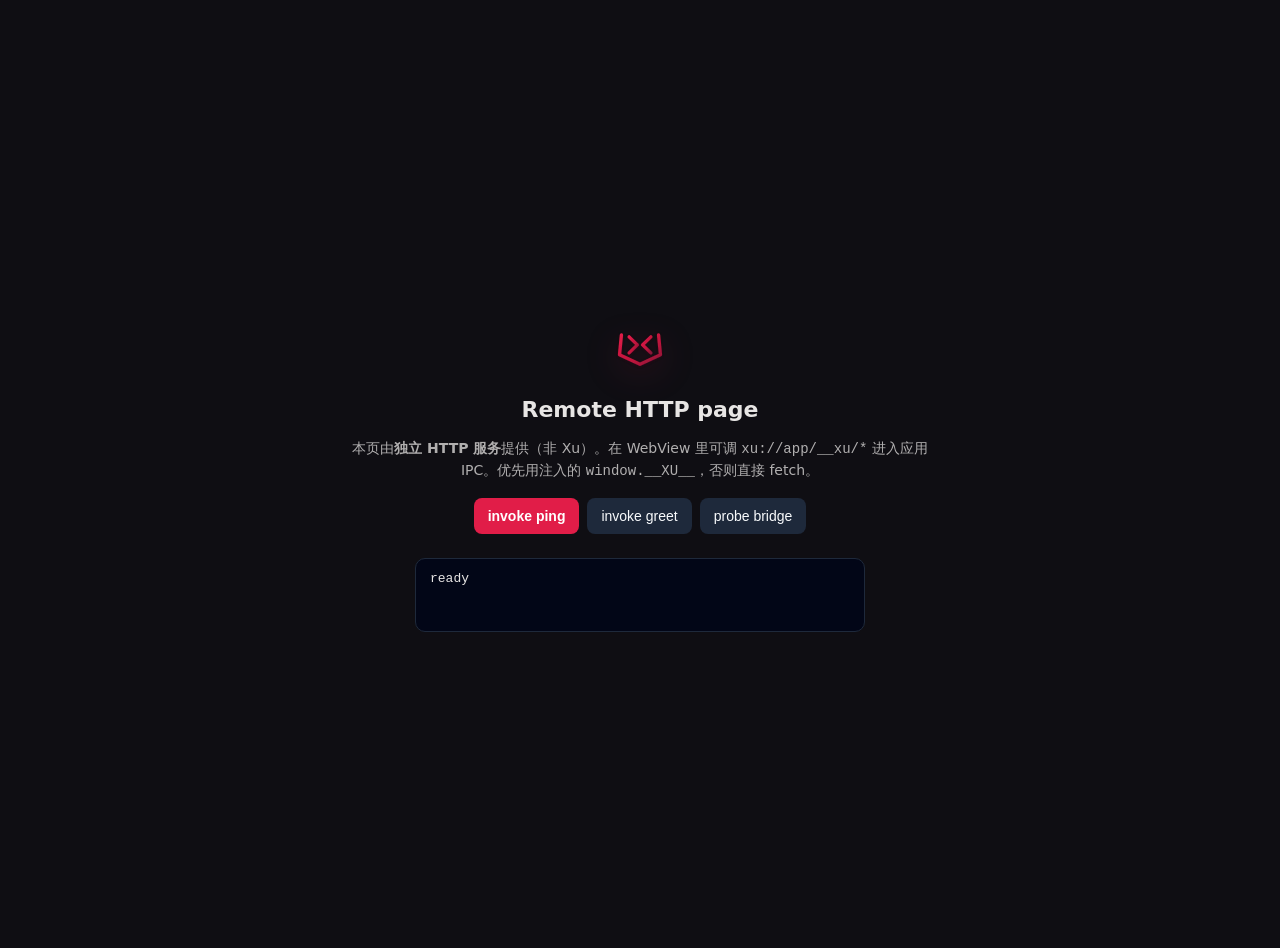
<file: examples/16_ui_webview/remote_http/index.html>
<!DOCTYPE html>
<html lang="zh-CN">
<head>
<meta charset="utf-8">
<meta name="viewport" content="width=device-width,initial-scale=1">
<title>Xu remote HTTP → xu:// IPC</title>
<link rel="icon" href="xu_classic.svg" type="image/svg+xml">
<style>
  :root { color-scheme: dark; font-family: ui-sans-serif, system-ui, sans-serif; }
  body { margin: 0; min-height: 100vh; background: #0f0e13; color: #e7e5e4;
    display: flex; flex-direction: column; align-items: center; justify-content: center; gap: 16px; padding: 24px; }
  img.mark { width: 64px; height: 64px; filter: drop-shadow(0 8px 16px rgba(136, 19, 55, 0.4)); }
  h1 { margin: 0; font-size: 22px; font-weight: 650; }
  p { margin: 0; opacity: .75; font-size: 14px; max-width: 36rem; text-align: center; line-height: 1.5; }
  .row { display: flex; flex-wrap: wrap; gap: 8px; justify-content: center; }
  button { border: 0; border-radius: 8px; padding: 10px 14px; background: #1e293b; color: #f8fafc;
    cursor: pointer; font-size: 14px; }
  button.primary { background: #e11d48; color: #fff; font-weight: 600; }
  button:active { transform: translateY(1px); }
  #out { margin-top: 8px; min-height: 3rem; padding: 12px 14px; border-radius: 10px;
    background: #020617; border: 1px solid #1e293b; width: min(420px, 100%); font-family: ui-monospace, monospace;
    font-size: 13px; white-space: pre-wrap; word-break: break-all; }
  .ok { color: #4ade80; } .err { color: #f87171; }
</style>
</head>
<body>
  <img class="mark" src="xu_classic.svg" alt="Xu" width="64" height="64">
  <h1>Remote HTTP page</h1>
  <p>本页由<strong>独立 HTTP 服务</strong>提供（非 Xu）。在 WebView 里可调
    <code>xu://app/__xu/*</code> 进入应用 IPC。优先用注入的 <code>window.__XU__</code>，否则直接 fetch。</p>
  <div class="row">
    <button class="primary" onclick="goPing()">invoke ping</button>
    <button onclick="goGreet()">invoke greet</button>
    <button onclick="probe()">probe bridge</button>
  </div>
  <div id="out">ready</div>
<script>
(function () {
  var B = 'xu://app/__xu';
  function sc(s) {
    s = String(s == null ? '' : s);
    if (!s.length) return '!s ';
    for (var i = 0; i < s.length; i++) {
      var c = s.charCodeAt(i);
      if (c === 10 || c === 13 || c === 9 || c === 35 || c === 58 || c === 32 || c === 33 || c === 64 || c === 36)
        return '!s ' + s;
    }
    return s;
  }
  function enc(n, p) { return 'name: ' + sc(n) + '\npayload: ' + sc(p) + '\n'; }
  function dec(t) {
    var o = {};
    String(t || '').split('\n').forEach(function (line) {
      var i = line.indexOf(': ');
      if (i > 0) {
        var k = line.slice(0, i), v = line.slice(i + 2);
        if (v.indexOf('!s ') === 0) v = v.slice(3);
        o[k] = v;
      }
    });
    return o;
  }
  function out(msg, cls) {
    var el = document.getElementById('out');
    el.className = cls || '';
    el.textContent = msg;
  }
  async function invokeRaw(name, payload) {
    if (window.__XU__ && typeof window.__XU__.invoke === 'function') {
      return window.__XU__.invoke(name, payload);
    }
    var t = await fetch(B + '/invoke', {
      method: 'POST',
      headers: { 'Content-Type': 'text/xun; charset=utf-8' },
      body: enc(name, payload)
    }).then(function (r) { return r.text(); });
    var o = dec(t);
    if (o.ok === 'false' || o.ok === '0') throw new Error(o.error || 'error');
    return o.result != null ? o.result : t;
  }
  window.goPing = async function () {
    try {
      var r = await invokeRaw('ping', 'remote');
      out('ping → ' + r, 'ok');
    } catch (e) {
      out('ping failed: ' + (e && e.message ? e.message : e), 'err');
    }
  };
  window.goGreet = async function () {
    try {
      var r = await invokeRaw('greet', 'HTTP');
      out('greet → ' + r, 'ok');
    } catch (e) {
      out('greet failed: ' + (e && e.message ? e.message : e), 'err');
    }
  };
  window.probe = function () {
    var has = !!(window.__XU__ && window.__XU__.invoke);
    out('origin=' + location.origin + '\n__XU__=' + has + '\nfetch target=' + B + '/invoke',
        has ? 'ok' : '');
  };
  if (window.__XU__ && window.__XU__.listen) {
    window.__XU__.listen('tick', function (p) {
      out('emit tick ' + p, 'ok');
    });
  }
})();
</script>
</body>
</html>
</file>
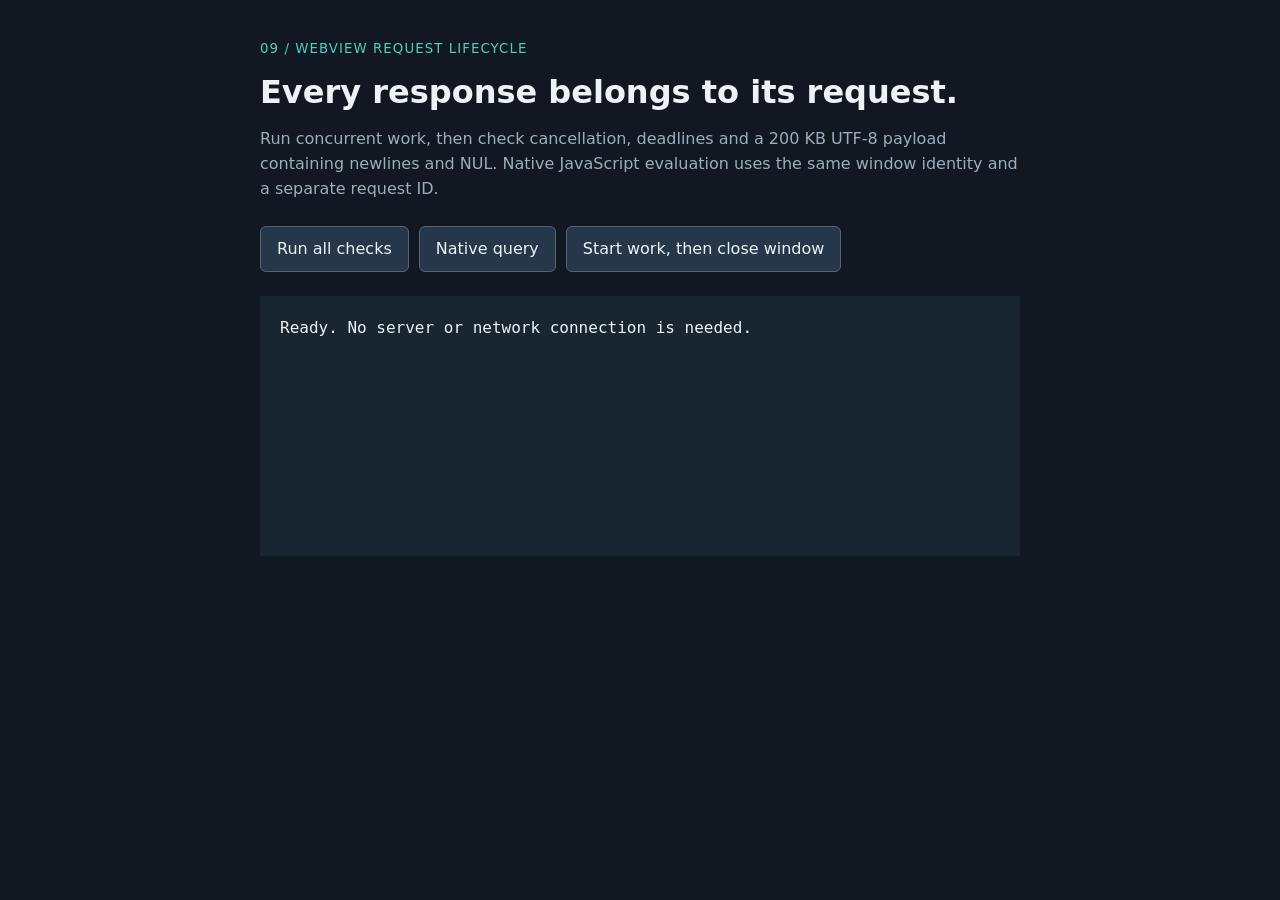
<file: examples/16_ui_webview/webview_requests/www/index.html>
<!doctype html>
<html lang="en"><meta charset="utf-8"><meta name="viewport" content="width=device-width, initial-scale=1"><title>Xu request lifecycle</title>
<style>
:root { color-scheme: dark; font: 16px/1.55 system-ui,sans-serif; background:#111822; color:#edf2f7 }
body { max-width: 760px; margin: 36px auto; padding: 0 26px } small { color:#4ecdc4; letter-spacing:.08em } h1 { font-size:32px; line-height:1.2; margin:12px 0 } p { color:#9dadbe }
nav { display:flex; gap:10px; flex-wrap:wrap; margin:24px 0 } button { font:inherit; padding:10px 16px; border:1px solid #526476; background:#263749; color:inherit; border-radius:6px; cursor:pointer } button:hover { background:#354c63 } button:focus-visible { outline:2px solid #4ecdc4; outline-offset:3px } button:disabled { opacity:.5 }
pre { white-space:pre-wrap; overflow-wrap:anywhere; padding:20px; background:#1a2532; min-height:220px } .pass { color:#4ecdc4 } .fail { color:#ff9d9d }
</style>
<small>09 / WEBVIEW REQUEST LIFECYCLE</small><h1>Every response belongs to its request.</h1>
<p>Run concurrent work, then check cancellation, deadlines and a 200 KB UTF-8 payload containing newlines and NUL. Native JavaScript evaluation uses the same window identity and a separate request ID.</p>
<nav><button id="run">Run all checks</button><button id="native">Native query</button><button id="pending">Start work, then close window</button></nav>
<pre id="result" role="status" aria-live="polite">Ready. No server or network connection is needed.</pre>
<script>
const out=document.querySelector('#result'); const log=s=>out.textContent+='\n'+s;
const invoke=(...a)=>window.__XU__.invoke(...a);
document.querySelector('#run').onclick=async function(){
 this.disabled=true;out.className='';out.textContent='Running…';
 try {
  const order=[];
  const slow=invoke('slow','slow').then(x=>{order.push(x);return x});
  const fast=invoke('echo','fast').then(x=>{order.push(x);return x});
  const values=await Promise.all([slow,fast]);
  if(values.join(',')!=='slow,fast'||order.join(',')!=='fast,slow')throw Error('response identity/order');log('PASS — fast and slow results stay with their own IDs');
  const body='你好\n\0'+ 'x'.repeat(200000);if(await invoke('echo',body)!==body)throw Error('payload mismatch');log('PASS — 200 KB, UTF-8, newline and NUL survive round trip');
  const pending=invoke('wait','cancelled');pending.cancel();try{await pending;throw Error('cancel resolved')}catch(e){if(e.name!=='AbortError')throw e}log('PASS — explicit cancel rejects once');
  const controller=new AbortController();const signalled=invoke('wait','signal',{signal:controller.signal});controller.abort();try{await signalled;throw Error('signal resolved')}catch(e){if(e.name!=='AbortError')throw e}log('PASS — AbortSignal cancels the matching request');
  try{await invoke('wait','late',{timeoutMs:70});throw Error('timeout resolved')}catch(e){if(e.name!=='TimeoutError')throw e}log('PASS — timeout rejects; late response is discarded');
  const title=await invoke('native','');if(title!=='Xu request lifecycle')throw Error('native query: '+title);log('PASS — native query completes through its window-owned request');
  out.className='pass';log('ALL CHECKS PASSED');
 }catch(e){out.className='fail';log('FAIL — '+e.name+': '+e.message)}finally{this.disabled=false}
};
document.querySelector('#native').onclick=async()=>{try{log('Native title: '+await invoke('native',''))}catch(e){log(e.message)}};
document.querySelector('#pending').onclick=()=>{log('Pending work started. Close now to revoke its callback.');invoke('wait','returned while open').then(log,e=>log(e.name))};
</script></html>
</file>
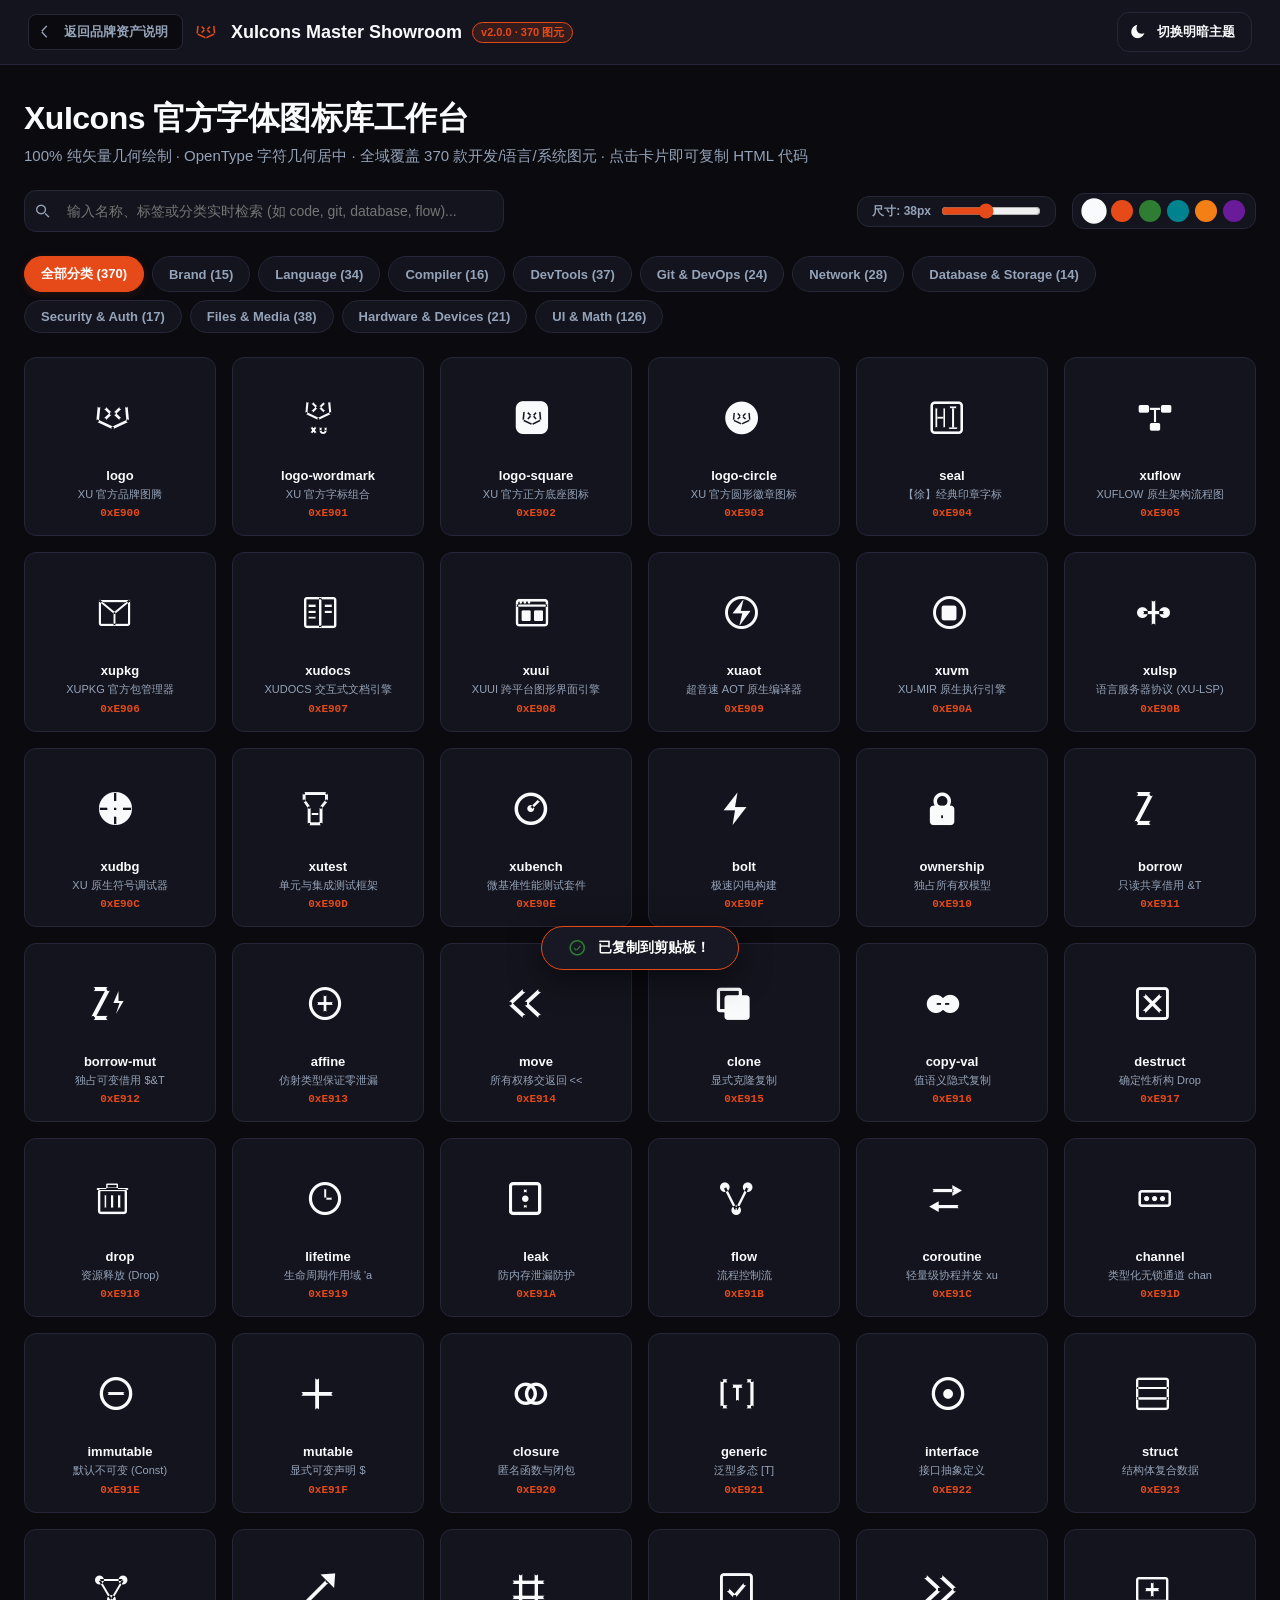
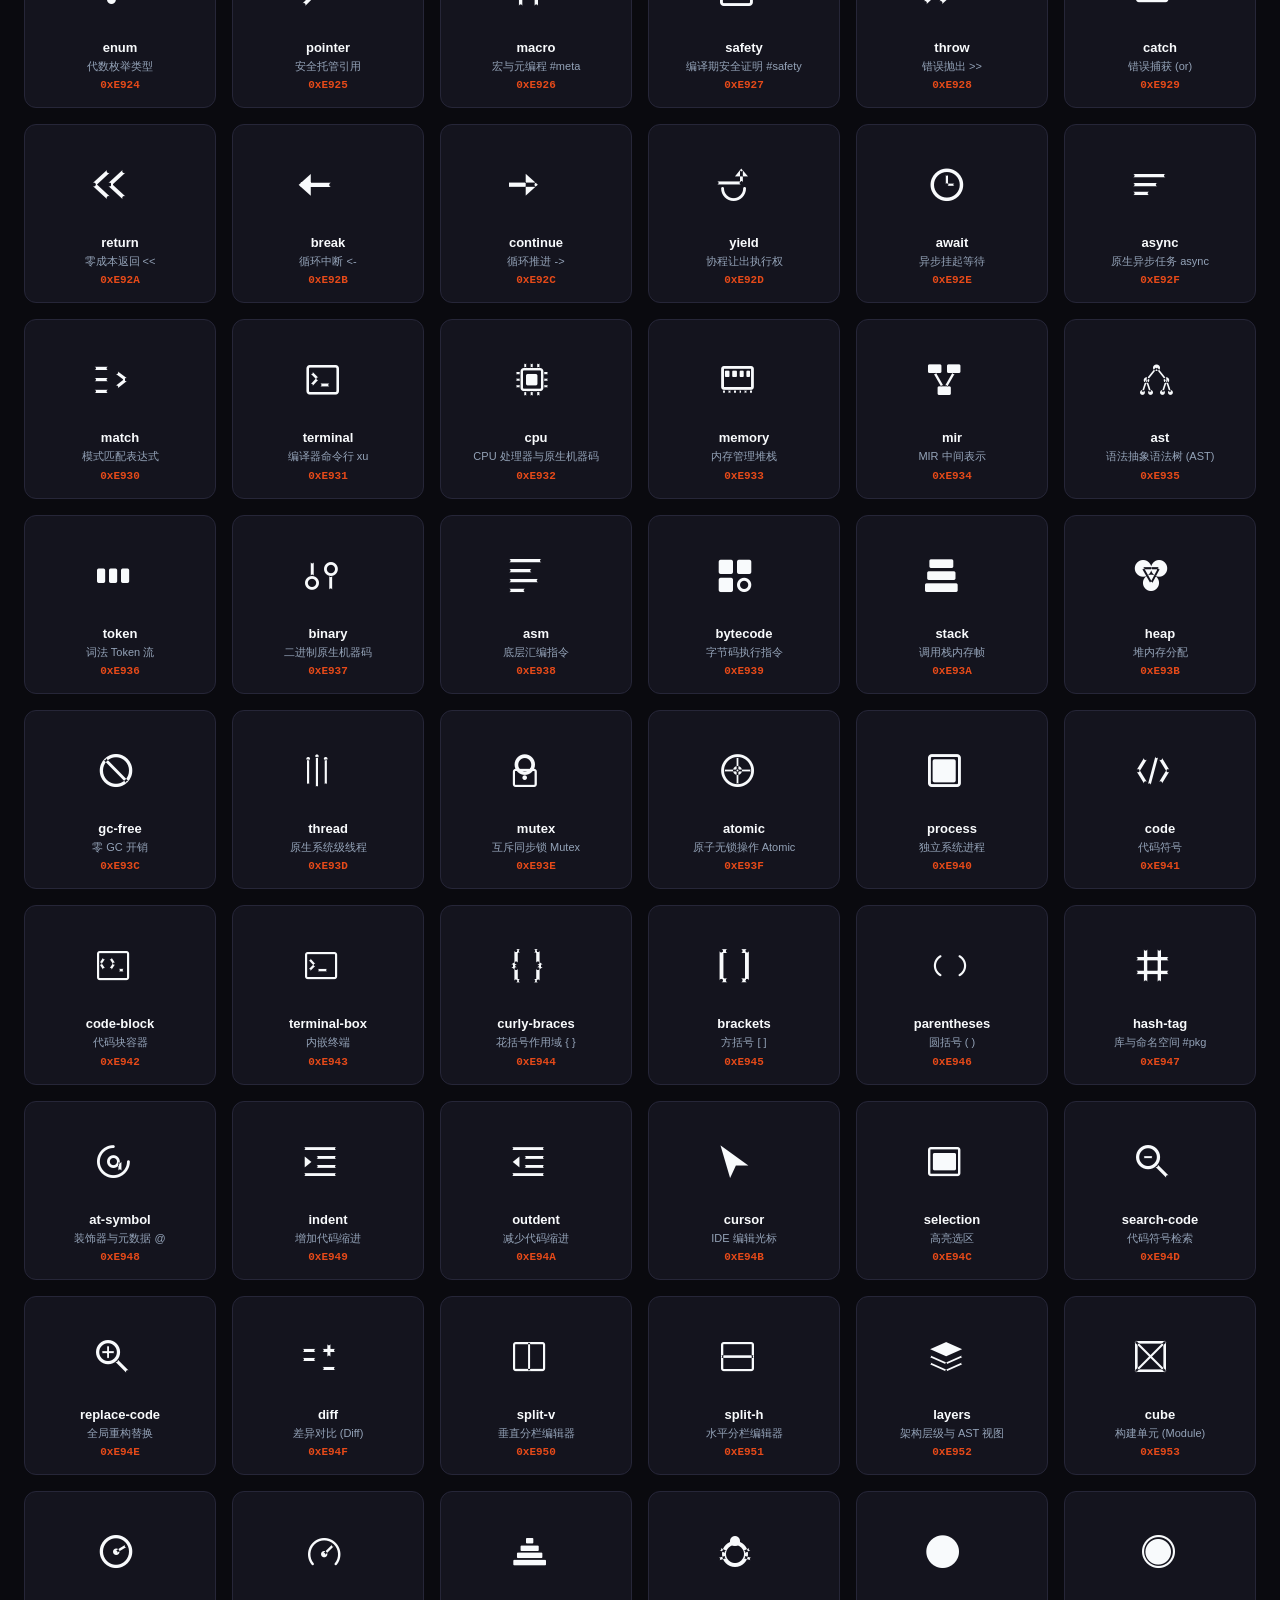
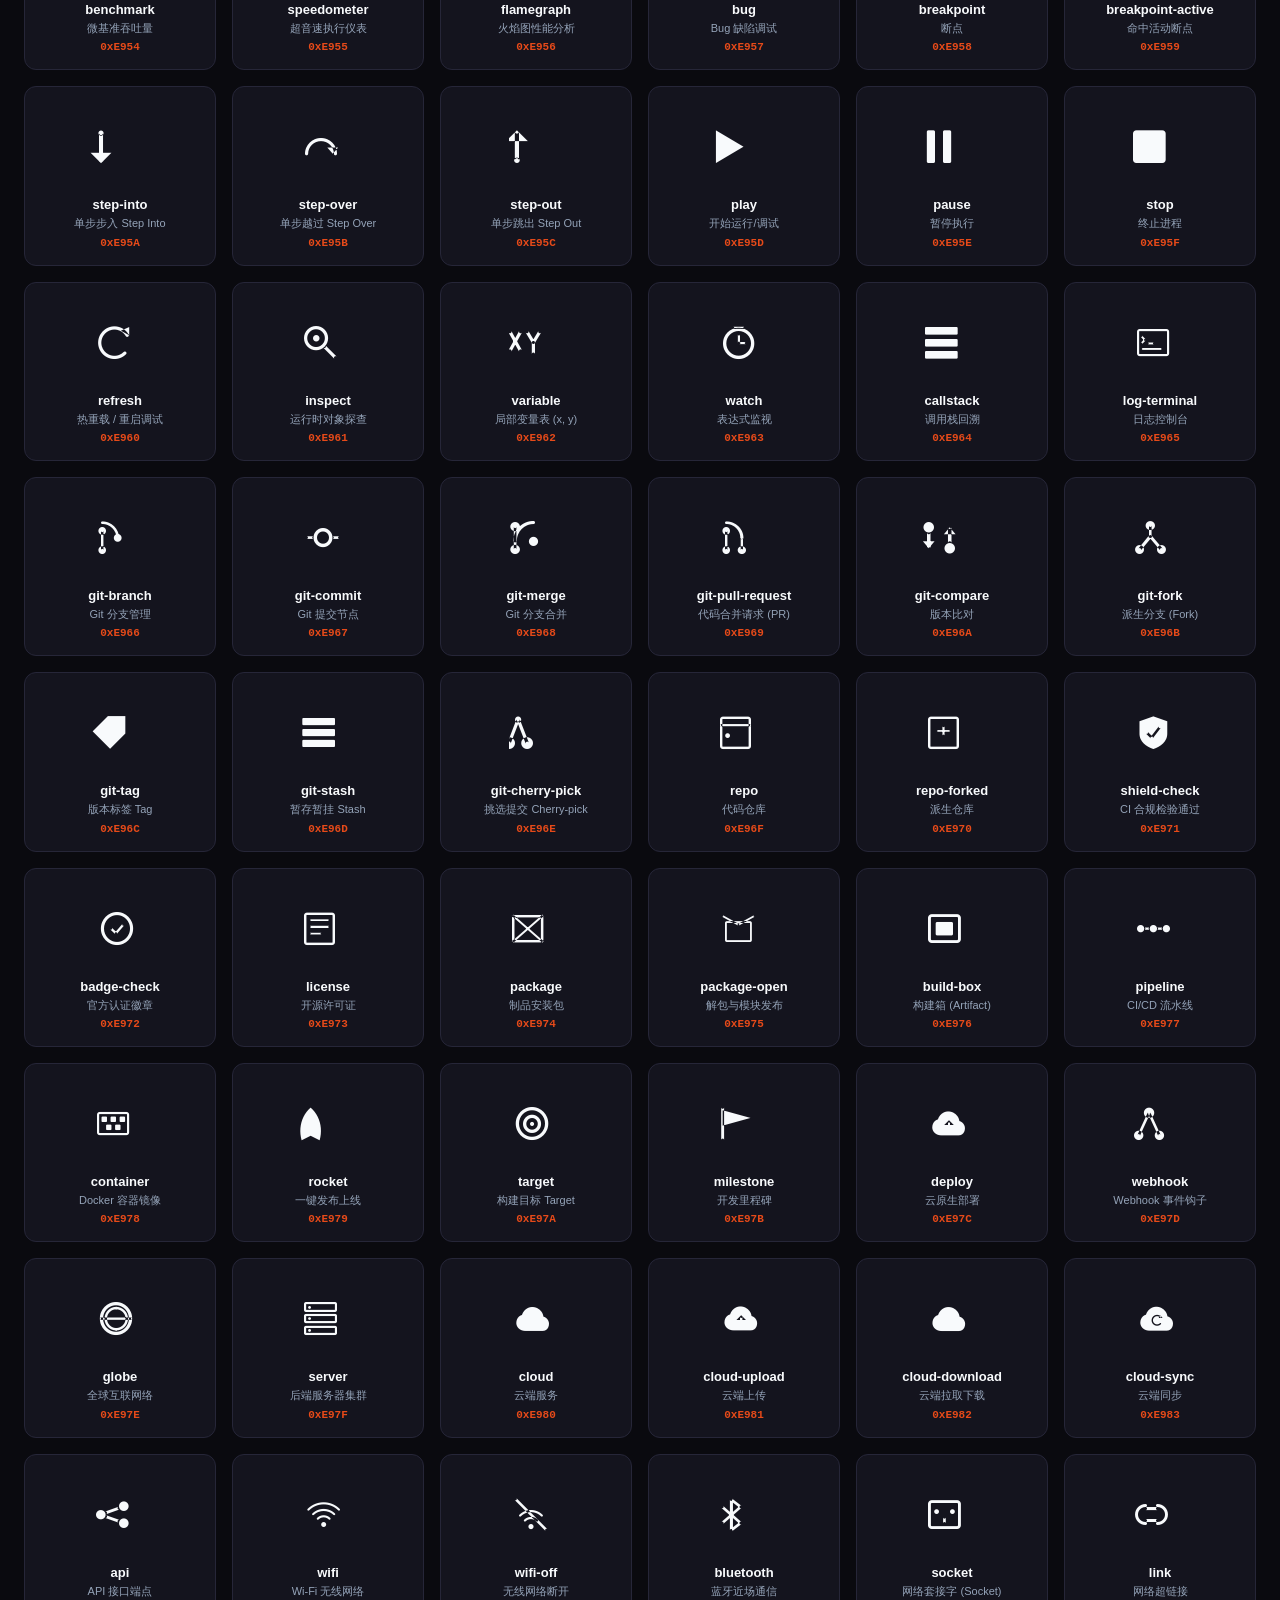
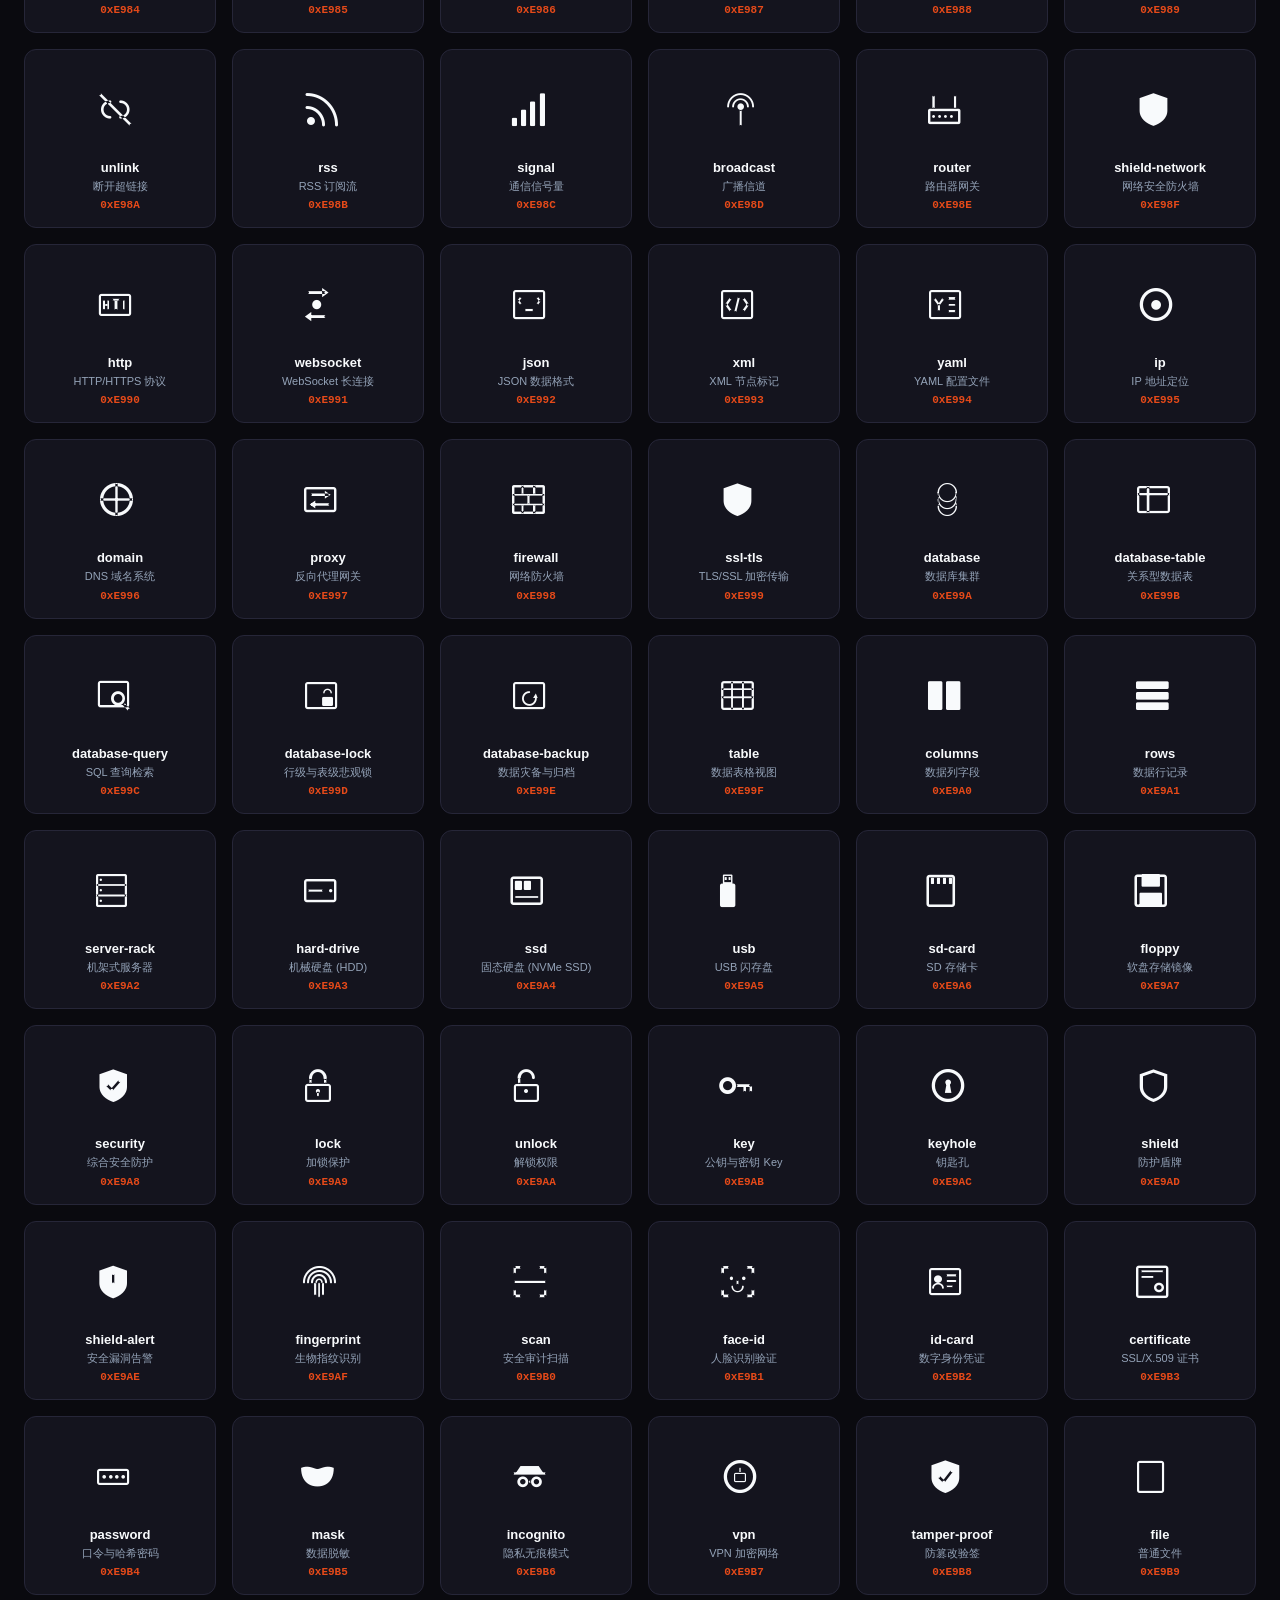
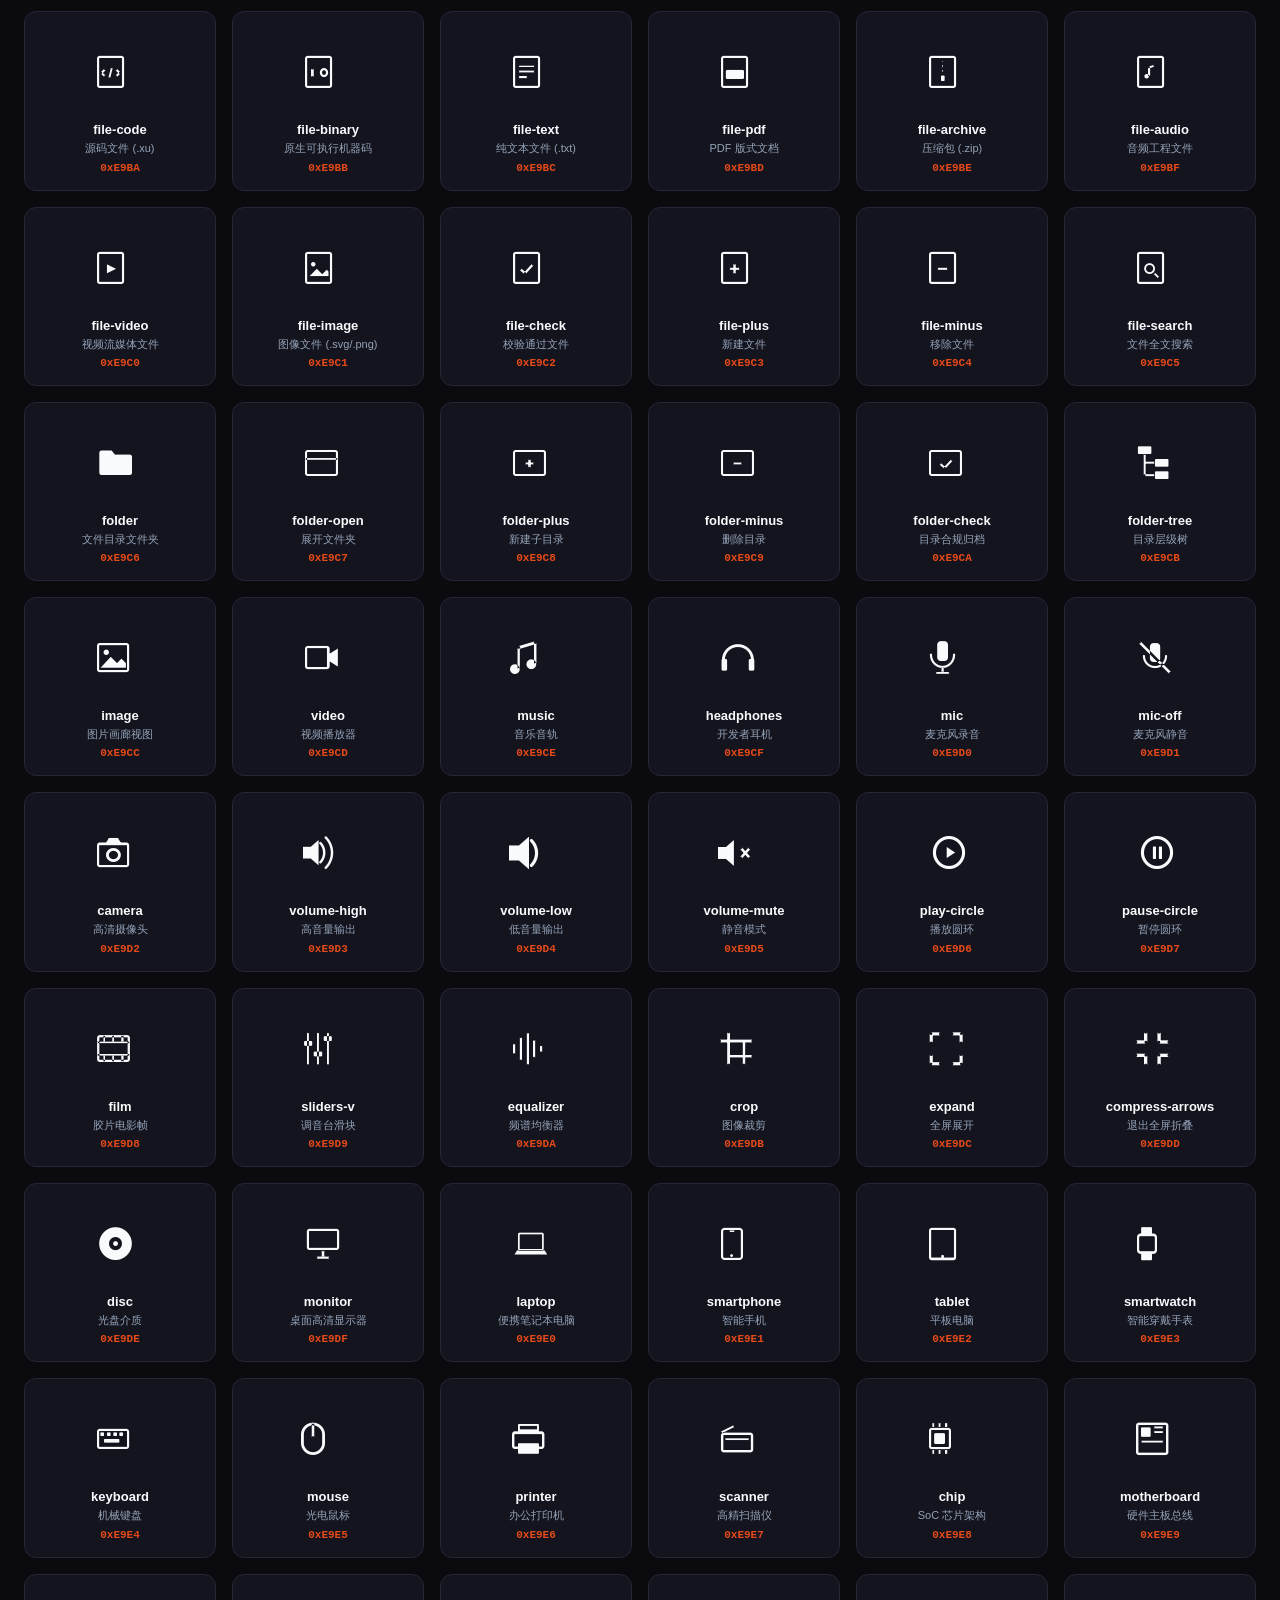
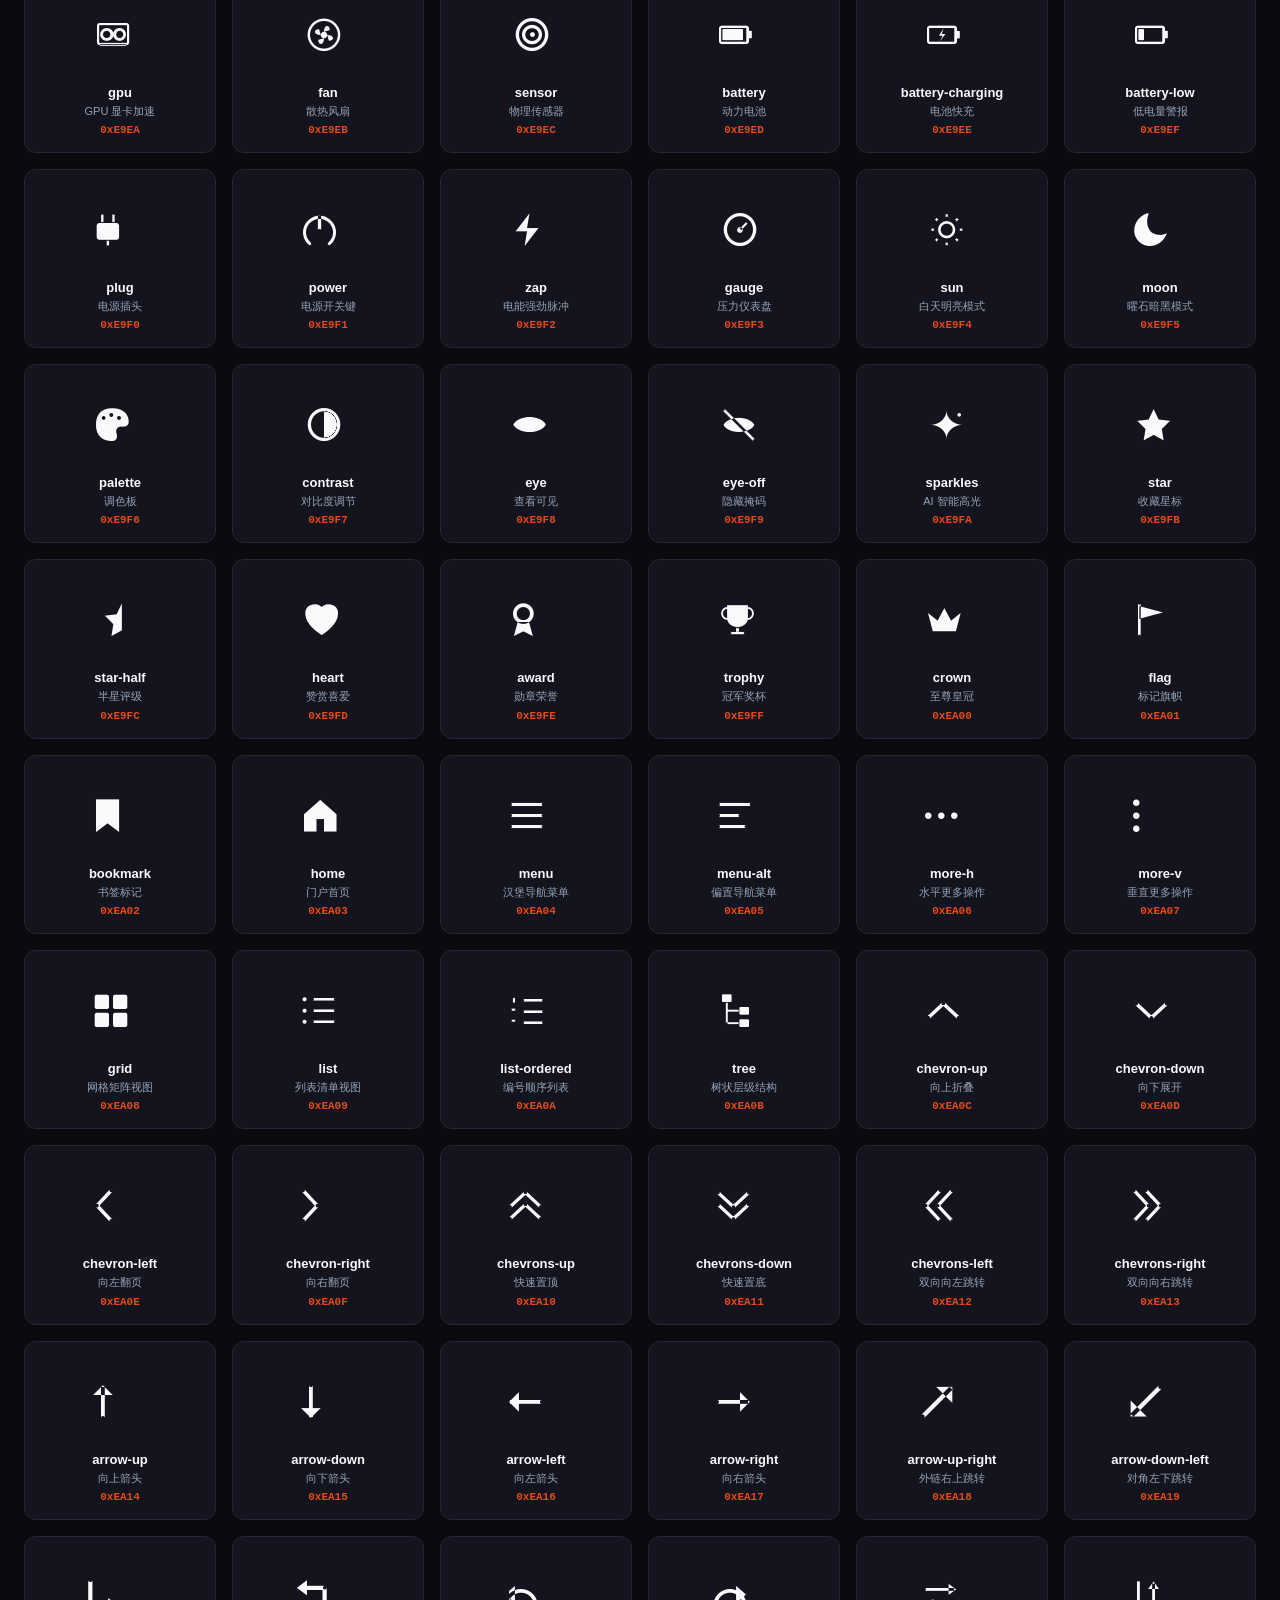
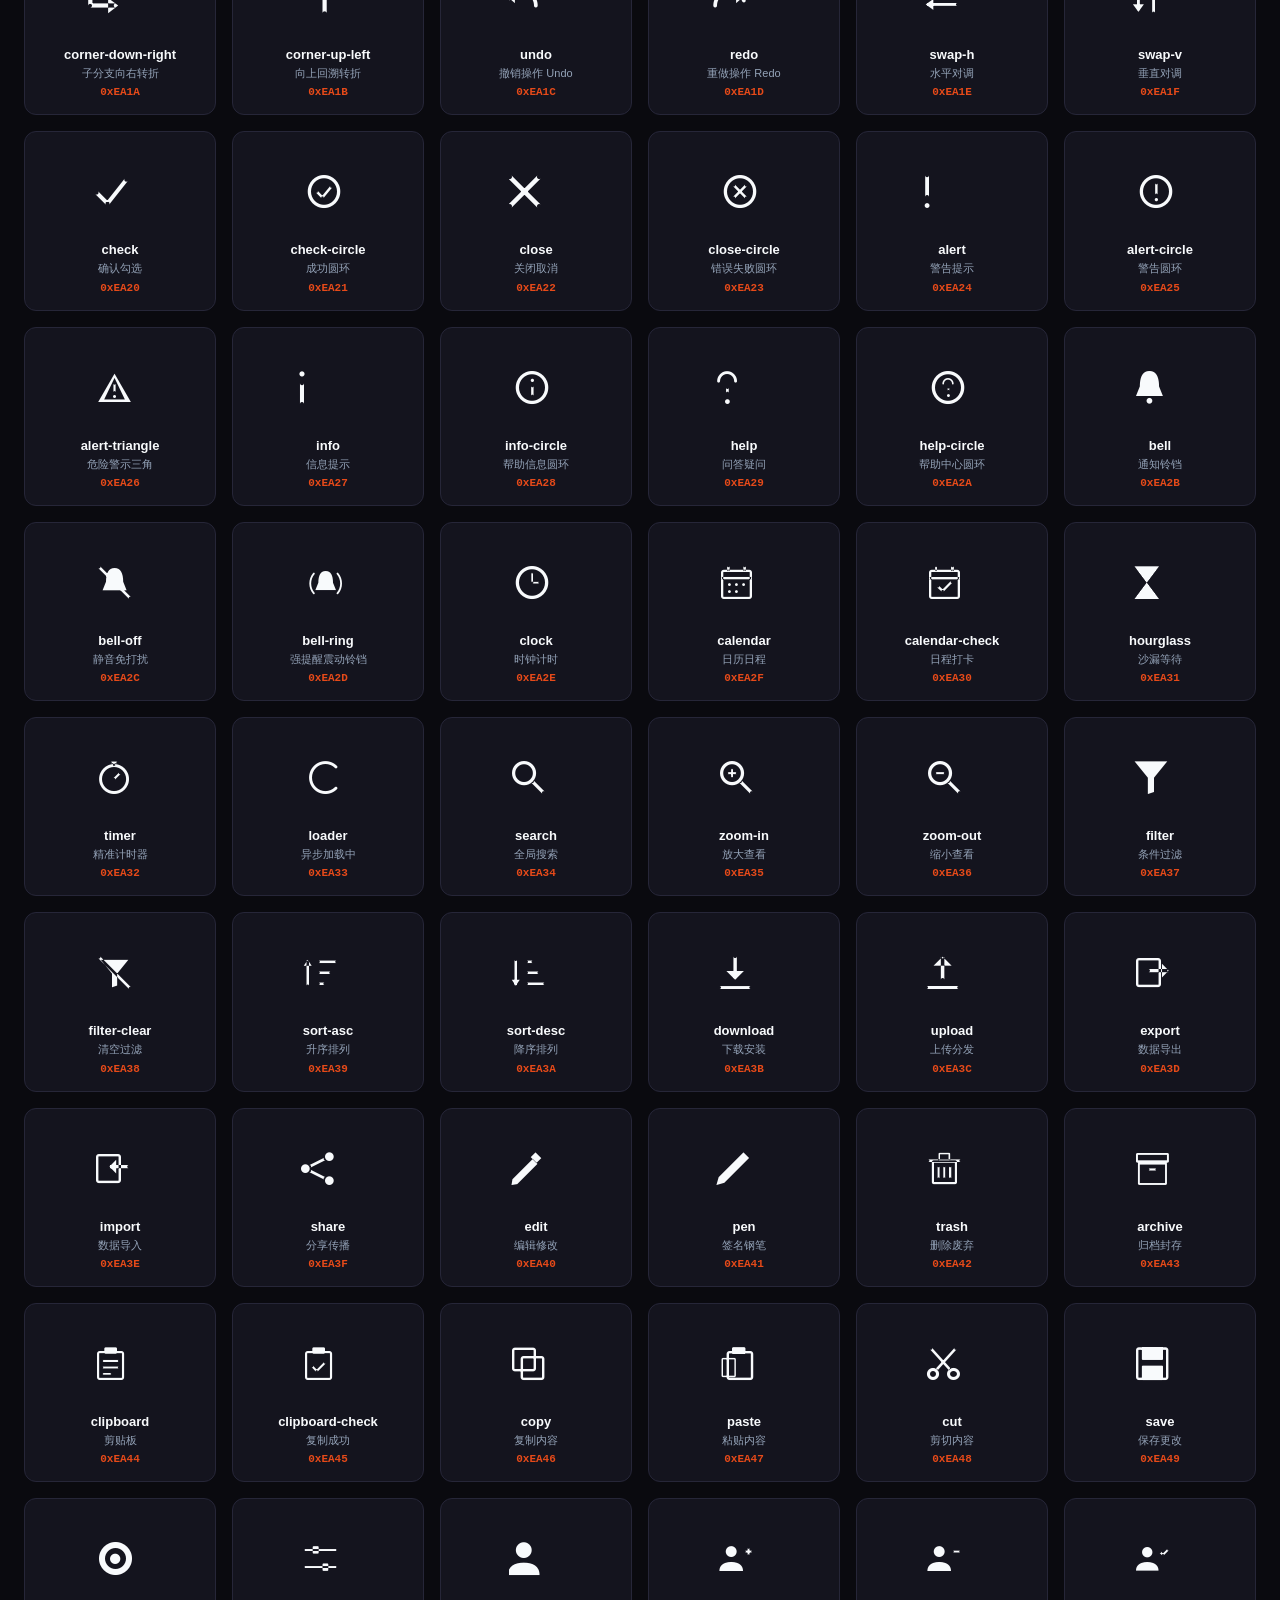
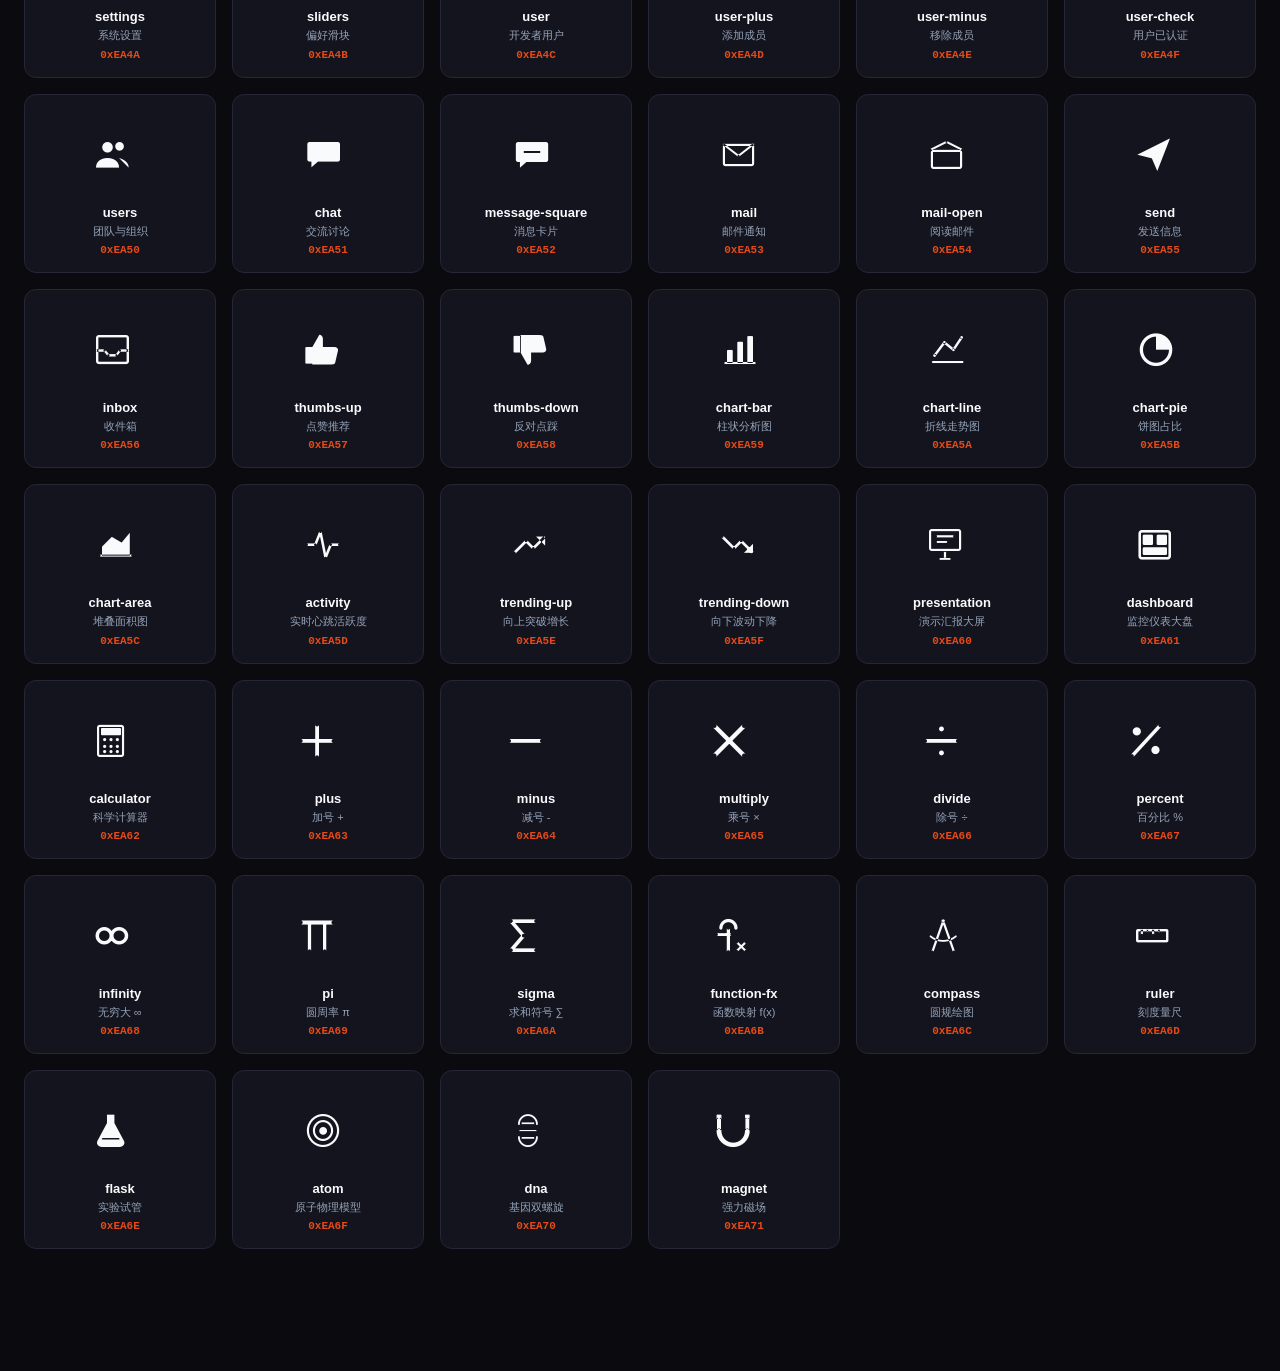
<file: brand/fonts/xu-icons/demo.html>
<!DOCTYPE html>
<html lang="zh-CN" data-theme="dark">
<head>
  <meta charset="UTF-8">
  <meta name="viewport" content="width=device-width, initial-scale=1.0">
  <title>XuIcons Master Showroom (v2.0.0 · 370 款纯矢量图元)</title>
  <link rel="stylesheet" href="xu-icons.css">
  <style>
    @font-face {
      font-family: 'XuIcons';
      src: url('[data-uri]') format('woff'),
           url('xu-icons.woff') format('woff'),
           url('xu-icons.ttf') format('truetype');
      font-weight: normal;
      font-style: normal;
      font-display: block;
    }

    .xi {
      font-family: 'XuIcons' !important;
      speak: never;
      font-style: normal;
      font-weight: normal;
      font-variant: normal;
      text-transform: none;
      line-height: 1;
      -webkit-font-smoothing: antialiased;
      -moz-osx-font-smoothing: grayscale;
      display: inline-flex;
      align-items: center;
      justify-content: center;
      vertical-align: 0;
      letter-spacing: normal;
      text-rendering: auto;
    }

    .xi-spin {
      animation: xi-spin-kf 1s infinite linear;
    }
    @keyframes xi-spin-kf {
      0% { transform: rotate(0deg); }
      100% { transform: rotate(360deg); }
    }

    :root {
      --xu-brand: #E64A19;
      --xu-brand-glow: rgba(230, 74, 25, 0.15);
      --xu-bg: #0A0A0F;
      --xu-surface: #14141E;
      --xu-surface-hover: #1E1E2C;
      --xu-border: #262638;
      --xu-border-highlight: #3D3D56;
      --xu-text: #F8FAFC;
      --xu-text-sec: #94A3B8;
      --xu-radius: 12px;
      --xu-shadow: 0 8px 32px rgba(0,0,0,0.4);
    }
    [data-theme="light"] {
      --xu-brand: #BE123C;
      --xu-brand-glow: rgba(190, 18, 60, 0.08);
      --xu-bg: #F8F9FA;
      --xu-surface: #FFFFFF;
      --xu-surface-hover: #F1F3F5;
      --xu-border: #E2E8F0;
      --xu-border-highlight: #CBD5E1;
      --xu-text: #0F172A;
      --xu-text-sec: #64748B;
      --xu-shadow: 0 4px 20px rgba(0,0,0,0.06);
    }

    * { box-sizing: border-box; margin: 0; padding: 0; }
    body {
      font-family: -apple-system, BlinkMacSystemFont, "Segoe UI", Roboto, "PingFang SC", "Hiragino Sans GB", "Microsoft YaHei", sans-serif;
      background: var(--xu-bg);
      color: var(--xu-text);
      padding: 0 0 60px 0;
      transition: background 0.2s, color 0.2s;
      min-height: 100vh;
    }

    /* Top Nav Bar */
    .top-nav {
      background: var(--xu-surface);
      border-bottom: 1px solid var(--xu-border);
      position: sticky;
      top: 0;
      z-index: 100;
      backdrop-filter: blur(12px);
      padding: 12px 28px;
      display: flex;
      justify-content: space-between;
      align-items: center;
      gap: 16px;
    }
    .nav-left {
      display: flex;
      align-items: center;
      gap: 16px;
    }
    .back-btn {
      display: inline-flex;
      align-items: center;
      gap: 6px;
      padding: 8px 14px;
      border-radius: 8px;
      background: var(--xu-bg);
      border: 1px solid var(--xu-border);
      color: var(--xu-text-sec);
      text-decoration: none;
      font-size: 13px;
      font-weight: 700;
      transition: all 0.2s;
    }
    .back-btn:hover {
      color: var(--xu-text);
      border-color: var(--xu-brand);
    }
    .brand-title {
      font-size: 18px;
      font-weight: 900;
      display: flex;
      align-items: center;
      gap: 10px;
    }
    .brand-title span.badge {
      font-size: 11px;
      background: var(--xu-brand-glow);
      color: var(--xu-brand);
      border: 1px solid var(--xu-brand);
      padding: 2px 8px;
      border-radius: 12px;
      font-weight: 800;
    }

    /* Hero Banner */
    .hero {
      max-width: 1400px;
      margin: 32px auto 24px;
      padding: 0 24px;
      display: flex;
      justify-content: space-between;
      align-items: flex-end;
      flex-wrap: wrap;
      gap: 20px;
    }
    .hero-text h1 {
      font-size: 32px;
      font-weight: 900;
      letter-spacing: -0.5px;
    }
    .hero-text p {
      color: var(--xu-text-sec);
      font-size: 15px;
      margin-top: 6px;
    }

    /* Action Controls Toolbar */
    .toolbar {
      max-width: 1400px;
      margin: 0 auto 24px;
      padding: 0 24px;
      display: flex;
      gap: 16px;
      flex-wrap: wrap;
      align-items: center;
      justify-content: space-between;
    }
    .search-wrap {
      position: relative;
      flex: 1;
      min-width: 280px;
      max-width: 480px;
    }
    .search-wrap input {
      width: 100%;
      padding: 12px 16px 12px 42px;
      border: 1px solid var(--xu-border);
      border-radius: var(--xu-radius);
      background: var(--xu-surface);
      color: var(--xu-text);
      font-size: 14px;
      outline: none;
      transition: all 0.2s;
    }
    .search-wrap input:focus {
      border-color: var(--xu-brand);
      box-shadow: 0 0 0 3px var(--xu-brand-glow);
    }
    .search-wrap i.search-ico {
      position: absolute;
      left: 14px;
      top: 13px;
      color: var(--xu-text-sec);
      font-size: 16px;
    }
    .tools-right {
      display: flex;
      align-items: center;
      gap: 16px;
      flex-wrap: wrap;
    }
    .slider-ctrl {
      display: flex;
      align-items: center;
      gap: 10px;
      background: var(--xu-surface);
      border: 1px solid var(--xu-border);
      padding: 6px 14px;
      border-radius: var(--xu-radius);
      font-size: 12px;
      color: var(--xu-text-sec);
      font-weight: 700;
    }
    .slider-ctrl input[type="range"] {
      width: 100px;
      cursor: pointer;
      accent-color: var(--xu-brand);
    }
    .color-picker-group {
      display: flex;
      gap: 6px;
      background: var(--xu-surface);
      border: 1px solid var(--xu-border);
      padding: 6px 10px;
      border-radius: var(--xu-radius);
    }
    .color-dot {
      width: 22px;
      height: 22px;
      border-radius: 50%;
      cursor: pointer;
      border: 2px solid transparent;
      transition: transform 0.2s, border-color 0.2s;
    }
    .color-dot:hover, .color-dot.active {
      transform: scale(1.15);
      border-color: var(--xu-text);
    }
    .theme-btn {
      padding: 10px 16px;
      border-radius: var(--xu-radius);
      border: 1px solid var(--xu-border);
      background: var(--xu-surface);
      color: var(--xu-text);
      cursor: pointer;
      font-size: 13px;
      font-weight: 700;
      display: flex;
      align-items: center;
      gap: 8px;
    }

    /* Categories Tabs */
    .cats-container {
      max-width: 1400px;
      margin: 0 auto 24px;
      padding: 0 24px;
      display: flex;
      gap: 8px;
      flex-wrap: wrap;
    }
    .cat-pill {
      padding: 8px 16px;
      border-radius: 20px;
      border: 1px solid var(--xu-border);
      background: var(--xu-surface);
      color: var(--xu-text-sec);
      font-size: 13px;
      font-weight: 700;
      cursor: pointer;
      transition: all 0.2s;
    }
    .cat-pill.active, .cat-pill:hover {
      background: var(--xu-brand);
      color: #FFF;
      border-color: var(--xu-brand);
      box-shadow: 0 2px 10px var(--xu-brand-glow);
    }

    /* Icons Grid */
    .icons-grid {
      max-width: 1400px;
      margin: 0 auto;
      padding: 0 24px;
      display: grid;
      grid-template-columns: repeat(auto-fill, minmax(180px, 1fr));
      gap: 16px;
    }
    .icon-card {
      background: var(--xu-surface);
      border: 1px solid var(--xu-border);
      border-radius: var(--xu-radius);
      padding: 24px 16px 16px;
      display: flex;
      flex-direction: column;
      align-items: center;
      cursor: pointer;
      transition: all 0.2s;
      position: relative;
      user-select: none;
    }
    .icon-card:hover {
      transform: translateY(-4px);
      box-shadow: var(--xu-shadow);
      border-color: var(--xu-brand);
      background: var(--xu-surface-hover);
    }
    .icon-box {
      width: 72px;
      height: 72px;
      display: flex;
      align-items: center;
      justify-content: center;
      margin-bottom: 14px;
      line-height: 0;
      text-align: center;
    }
    .icon-box i.xi {
      font-size: var(--icon-scale, 38px);
      transition: transform 0.2s;
    }
    .icon-card:hover .icon-box i.xi {
      transform: scale(1.18);
    }
    .card-name {
      font-size: 13px;
      font-weight: 800;
      color: var(--xu-text);
      text-align: center;
      word-break: break-all;
    }
    .card-label {
      font-size: 11px;
      color: var(--xu-text-sec);
      margin-top: 4px;
      text-align: center;
      line-height: 1.3;
    }
    .card-code {
      font-size: 11px;
      color: var(--xu-brand);
      font-family: ui-monospace, SFMono-Regular, Menlo, Monaco, Consolas, monospace;
      margin-top: 6px;
      font-weight: 700;
    }
    .card-tip {
      position: absolute;
      top: 8px;
      right: 8px;
      font-size: 10px;
      color: var(--xu-text-sec);
      opacity: 0;
      transition: opacity 0.2s;
    }
    .icon-card:hover .card-tip {
      opacity: 1;
    }

    /* Toast Notification */
    .toast {
      position: fixed;
      bottom: 30px;
      left: 50%;
      transform: translateX(-50%) translateY(100px);
      background: #181824;
      border: 1px solid var(--xu-brand);
      color: #FFF;
      padding: 12px 28px;
      border-radius: 30px;
      font-weight: 700;
      font-size: 14px;
      display: flex;
      align-items: center;
      gap: 10px;
      transition: transform 0.3s cubic-bezier(0.18, 0.89, 0.32, 1.28);
      z-index: 1000;
      box-shadow: 0 8px 32px rgba(0,0,0,0.5);
    }
    .toast.show {
      transform: translateX(-50%) translateY(0);
    }
  </style>
</head>
<body>
  <!-- Sticky Top Nav -->
  <header class="top-nav">
    <div class="nav-left">
      <a href="../../README.md" class="back-btn"><i class="xi xi-chevron-left"></i> 返回品牌资产说明</a>
      <div class="brand-title">
        <i class="xi xi-logo" style="color:var(--xu-brand); font-size:22px;"></i>
        <span>XuIcons Master Showroom</span>
        <span class="badge">v2.0.0 · 370 图元</span>
      </div>
    </div>
    <div class="nav-right">
      <button class="theme-btn" onclick="toggleTheme()"><i class="xi xi-moon"></i> 切换明暗主题</button>
    </div>
  </header>

  <!-- Hero Intro -->
  <section class="hero">
    <div class="hero-text">
      <h1>XuIcons 官方字体图标库工作台</h1>
      <p>100% 纯矢量几何绘制 · OpenType 字符几何居中 · 全域覆盖 370 款开发/语言/系统图元 · 点击卡片即可复制 HTML 代码</p>
    </div>
  </section>

  <!-- Interactive Controls Toolbar -->
  <section class="toolbar">
    <div class="search-wrap">
      <i class="xi xi-search search-ico"></i>
      <input type="text" id="search-input" placeholder="输入名称、标签或分类实时检索 (如 code, git, database, flow)...">
    </div>

    <div class="tools-right">
      <div class="slider-ctrl">
        <span>尺寸: <span id="size-val">38px</span></span>
        <input type="range" id="size-range" min="18" max="64" value="38">
      </div>

      <div class="color-picker-group">
        <div class="color-dot active" style="background:#F8FAFC;" onclick="setColor('default', this)" title="默认文本色"></div>
        <div class="color-dot" style="background:#E64A19;" onclick="setColor('#E64A19', this)" title="朱砂红 (Brand)"></div>
        <div class="color-dot" style="background:#2E7D32;" onclick="setColor('#2E7D32', this)" title="翠竹绿 (Success)"></div>
        <div class="color-dot" style="background:#00838F;" onclick="setColor('#00838F', this)" title="天青蓝 (Cyan)"></div>
        <div class="color-dot" style="background:#F57F17;" onclick="setColor('#F57F17', this)" title="向日金 (Gold)"></div>
        <div class="color-dot" style="background:#6A1B9A;" onclick="setColor('#6A1B9A', this)" title="紫棠色 (Purple)"></div>
      </div>
    </div>
  </section>

  <!-- Categories Filter -->
  <nav class="cats-container" id="cats-pills">
    <button class="cat-pill active" onclick="filterCat('all')">全部分类 (370)</button>
  </nav>

  <!-- Grid Display -->
  <main class="icons-grid" id="icons-grid"></main>

  <!-- Toast -->
  <div class="toast" id="toast-msg">
    <i class="xi xi-check-circle" style="color:#2E7D32; font-size:18px;"></i>
    <span id="toast-text">已复制到剪贴板！</span>
  </div>

  <script>
    const ICONS_DATA = [{"name": "logo", "category": "Brand", "label": "XU 官方品牌图腾", "path": "M 182.1 277.3 L 152.1 587.3 A 28.0 28.0 0 0 1 207.9 592.7 L 237.9 282.7 A 28.0 28.0 0 0 1 182.1 277.3 Z M 168.1 615.4 L 488.1 765.4 A 28.0 28.0 0 0 1 511.9 714.6 L 191.9 564.6 A 28.0 28.0 0 0 1 168.1 615.4 Z M 511.9 765.4 L 831.9 615.4 A 28.0 28.0 0 0 1 808.1 564.6 L 488.1 714.6 A 28.0 28.0 0 0 1 511.9 765.4 Z M 847.9 587.3 L 817.9 277.3 A 28.0 28.0 0 0 1 762.1 282.7 L 792.1 592.7 A 28.0 28.0 0 0 1 847.9 587.3 Z M 310.5 330.1 L 440.5 456.1 A 28.0 28.0 0 0 1 479.5 415.9 L 349.5 289.9 A 28.0 28.0 0 0 1 310.5 330.1 Z M 440.7 415.7 L 310.7 539.7 A 28.0 28.0 0 0 1 349.3 580.3 L 479.3 456.3 A 28.0 28.0 0 0 1 440.7 415.7 Z M 650.5 289.9 L 520.5 415.9 A 28.0 28.0 0 0 1 559.5 456.1 L 689.5 330.1 A 28.0 28.0 0 0 1 650.5 289.9 Z M 520.7 456.3 L 650.7 580.3 A 28.0 28.0 0 0 1 689.3 539.7 L 559.3 415.7 A 28.0 28.0 0 0 1 520.7 456.3 Z", "code": 59648}, {"name": "logo-wordmark", "category": "Brand", "label": "XU 官方字标组合", "path": "M 239.3 127.4 L 214.7 381.6 A 23.0 23.0 0 0 1 260.5 386.0 L 285.1 131.8 A 23.0 23.0 0 0 1 239.3 127.4 Z M 227.9 404.6 L 490.3 527.6 A 23.0 23.0 0 0 1 509.7 486.0 L 247.3 363.0 A 23.0 23.0 0 0 1 227.9 404.6 Z M 509.7 527.6 L 772.1 404.6 A 23.0 23.0 0 0 1 752.7 363.0 L 490.3 486.0 A 23.0 23.0 0 0 1 509.7 527.6 Z M 785.3 381.6 L 760.7 127.4 A 23.0 23.0 0 0 1 714.9 131.8 L 739.5 386.0 A 23.0 23.0 0 0 1 785.3 381.6 Z M 344.6 170.7 L 451.2 274.0 A 23.0 23.0 0 0 1 483.2 241.0 L 376.6 137.7 A 23.0 23.0 0 0 1 344.6 170.7 Z M 451.4 240.9 L 344.8 342.6 A 23.0 23.0 0 0 1 376.4 375.8 L 483.0 274.1 A 23.0 23.0 0 0 1 451.4 240.9 Z M 623.4 137.7 L 516.8 241.0 A 23.0 23.0 0 0 1 548.8 274.0 L 655.4 170.7 A 23.0 23.0 0 0 1 623.4 137.7 Z M 517.0 274.1 L 623.6 375.8 A 23.0 23.0 0 0 1 655.2 342.6 L 548.6 240.9 A 23.0 23.0 0 0 1 517.0 274.1 Z M 323.1 692.4 L 433.1 842.4 A 21.0 21.0 0 0 1 466.9 817.6 L 356.9 667.6 A 21.0 21.0 0 0 1 323.1 692.4 Z M 433.1 667.6 L 323.1 817.6 A 21.0 21.0 0 0 1 356.9 842.4 L 466.9 692.4 A 21.0 21.0 0 0 1 433.1 667.6 Z M 529.0 680.0 L 529.0 770.0 A 21.0 21.0 0 0 1 571.0 770.0 L 571.0 680.0 A 21.0 21.0 0 0 1 529.0 680.0 Z M 639.0 680.0 L 639.0 770.0 A 21.0 21.0 0 0 1 681.0 770.0 L 681.0 680.0 A 21.0 21.0 0 0 1 639.0 680.0 Z M 529 770 A 65.5 65.5 0 0 0 681 770 L 639 770 A 23.5 23.5 0 0 1 571 770 Z", "code": 59649}, {"name": "logo-square", "category": "Brand", "label": "XU 官方正方底座图标", "path": "M 280 100 L 720 100 A 180 180 0 0 1 900 280 L 900 720 A 180 180 0 0 1 720 900 L 280 900 A 180 180 0 0 1 100 720 L 100 280 A 180 180 0 0 1 280 100 Z M 283.8 348.6 L 263.4 559.4 A 19.0 19.0 0 0 1 301.4 563.0 L 321.8 352.2 A 19.0 19.0 0 0 1 283.8 348.6 Z M 274.3 578.4 L 491.9 680.4 A 19.0 19.0 0 0 1 508.1 646.0 L 290.5 544.0 A 19.0 19.0 0 0 1 274.3 578.4 Z M 508.1 680.4 L 725.7 578.4 A 19.0 19.0 0 0 1 709.5 544.0 L 491.9 646.0 A 19.0 19.0 0 0 1 508.1 680.4 Z M 736.6 559.4 L 716.2 348.6 A 19.0 19.0 0 0 1 678.2 352.2 L 698.6 563.0 A 19.0 19.0 0 0 1 736.6 559.4 Z M 371.1 384.5 L 459.5 470.2 A 19.0 19.0 0 0 1 486.1 442.8 L 397.7 357.1 A 19.0 19.0 0 0 1 371.1 384.5 Z M 459.7 442.7 L 371.3 527.0 A 19.0 19.0 0 0 1 397.5 554.6 L 485.9 470.3 A 19.0 19.0 0 0 1 459.7 442.7 Z M 602.3 357.1 L 513.9 442.8 A 19.0 19.0 0 0 1 540.5 470.2 L 628.9 384.5 A 19.0 19.0 0 0 1 602.3 357.1 Z M 514.1 470.3 L 602.5 554.6 A 19.0 19.0 0 0 1 628.7 527.0 L 540.3 442.7 A 19.0 19.0 0 0 1 514.1 470.3 Z", "code": 59650}, {"name": "logo-circle", "category": "Brand", "label": "XU 官方圆形徽章图标", "path": "M 500 60 A 440 440 0 1 1 500 940 A 440 440 0 1 1 500 60 Z M 283.8 348.6 L 263.4 559.4 A 19.0 19.0 0 0 1 301.4 563.0 L 321.8 352.2 A 19.0 19.0 0 0 1 283.8 348.6 Z M 274.3 578.4 L 491.9 680.4 A 19.0 19.0 0 0 1 508.1 646.0 L 290.5 544.0 A 19.0 19.0 0 0 1 274.3 578.4 Z M 508.1 680.4 L 725.7 578.4 A 19.0 19.0 0 0 1 709.5 544.0 L 491.9 646.0 A 19.0 19.0 0 0 1 508.1 680.4 Z M 736.6 559.4 L 716.2 348.6 A 19.0 19.0 0 0 1 678.2 352.2 L 698.6 563.0 A 19.0 19.0 0 0 1 736.6 559.4 Z M 371.1 384.5 L 459.5 470.2 A 19.0 19.0 0 0 1 486.1 442.8 L 397.7 357.1 A 19.0 19.0 0 0 1 371.1 384.5 Z M 459.7 442.7 L 371.3 527.0 A 19.0 19.0 0 0 1 397.5 554.6 L 485.9 470.3 A 19.0 19.0 0 0 1 459.7 442.7 Z M 602.3 357.1 L 513.9 442.8 A 19.0 19.0 0 0 1 540.5 470.2 L 628.9 384.5 A 19.0 19.0 0 0 1 602.3 357.1 Z M 514.1 470.3 L 602.5 554.6 A 19.0 19.0 0 0 1 628.7 527.0 L 540.3 442.7 A 19.0 19.0 0 0 1 514.1 470.3 Z", "code": 59651}, {"name": "seal", "category": "Brand", "label": "【徐】经典印章字标", "path": "M 220 120 L 780 120 A 100 100 0 0 1 880 220 L 880 780 A 100 100 0 0 1 780 880 L 220 880 A 100 100 0 0 1 120 780 L 120 220 A 100 100 0 0 1 220 120 Z M 220 180 A 40 40 0 0 0 180 220 L 180 780 A 40 40 0 0 0 220 820 L 780 820 A 40 40 0 0 0 820 780 L 820 220 A 40 40 0 0 0 780 180 Z M 237.5 260.0 L 237.5 740.0 A 22.5 22.5 0 0 1 282.5 740.0 L 282.5 260.0 A 22.5 22.5 0 0 1 237.5 260.0 Z M 260.0 522.5 L 440.0 522.5 A 22.5 22.5 0 0 1 440.0 477.5 L 260.0 477.5 A 22.5 22.5 0 0 1 260.0 522.5 Z M 417.5 260.0 L 417.5 740.0 A 22.5 22.5 0 0 1 462.5 740.0 L 462.5 260.0 A 22.5 22.5 0 0 1 417.5 260.0 Z M 560.0 282.5 L 740.0 282.5 A 22.5 22.5 0 0 1 740.0 237.5 L 560.0 237.5 A 22.5 22.5 0 0 1 560.0 282.5 Z M 627.5 260.0 L 627.5 740.0 A 22.5 22.5 0 0 1 672.5 740.0 L 672.5 260.0 A 22.5 22.5 0 0 1 627.5 260.0 Z M 540.0 762.5 L 760.0 762.5 A 22.5 22.5 0 0 1 760.0 717.5 L 540.0 717.5 A 22.5 22.5 0 0 1 540.0 762.5 Z", "code": 59652}, {"name": "xuflow", "category": "Brand", "label": "XUFLOW 原生架构流程图", "path": "M 160 200 L 320 200 A 40 40 0 0 1 360 240 L 360 340 A 40 40 0 0 1 320 380 L 160 380 A 40 40 0 0 1 120 340 L 120 240 A 40 40 0 0 1 160 200 Z M 680 200 L 840 200 A 40 40 0 0 1 880 240 L 880 340 A 40 40 0 0 1 840 380 L 680 380 A 40 40 0 0 1 640 340 L 640 240 A 40 40 0 0 1 680 200 Z M 420 620 L 580 620 A 40 40 0 0 1 620 660 L 620 760 A 40 40 0 0 1 580 800 L 420 800 A 40 40 0 0 1 380 760 L 380 660 A 40 40 0 0 1 420 620 Z M 360.0 315.0 L 640.0 315.0 A 25.0 25.0 0 0 1 640.0 265.0 L 360.0 265.0 A 25.0 25.0 0 0 1 360.0 315.0 Z M 475.0 290.0 L 475.0 620.0 A 25.0 25.0 0 0 1 525.0 620.0 L 525.0 290.0 A 25.0 25.0 0 0 1 475.0 290.0 Z", "code": 59653}, {"name": "xupkg", "category": "Brand", "label": "XUPKG 官方包管理器", "path": "M 200 200 L 800 200 A 60 60 0 0 1 860 260 L 860 740 A 60 60 0 0 1 800 800 L 200 800 A 60 60 0 0 1 140 740 L 140 260 A 60 60 0 0 1 200 200 Z M 200 250 A 10 10 0 0 0 190 260 L 190 740 A 10 10 0 0 0 200 750 L 800 750 A 10 10 0 0 0 810 740 L 810 260 A 10 10 0 0 0 800 250 Z M 125.6 217.3 L 485.6 517.3 A 22.5 22.5 0 0 1 514.4 482.7 L 154.4 182.7 A 22.5 22.5 0 0 1 125.6 217.3 Z M 845.6 182.7 L 485.6 482.7 A 22.5 22.5 0 0 1 514.4 517.3 L 874.4 217.3 A 22.5 22.5 0 0 1 845.6 182.7 Z M 477.5 500.0 L 477.5 800.0 A 22.5 22.5 0 0 1 522.5 800.0 L 522.5 500.0 A 22.5 22.5 0 0 1 477.5 500.0 Z", "code": 59654}, {"name": "xudocs", "category": "Brand", "label": "XUDOCS 交互式文档引擎", "path": "M 220 180 L 780 180 A 60 60 0 0 1 840 240 L 840 760 A 60 60 0 0 1 780 820 L 220 820 A 60 60 0 0 1 160 760 L 160 240 A 60 60 0 0 1 220 180 Z M 220 230 A 10 10 0 0 0 210 240 L 210 760 A 10 10 0 0 0 220 770 L 780 770 A 10 10 0 0 0 790 760 L 790 240 A 10 10 0 0 0 780 230 Z M 475.0 180.0 L 475.0 820.0 A 25.0 25.0 0 0 1 525.0 820.0 L 525.0 180.0 A 25.0 25.0 0 0 1 475.0 180.0 Z M 240.0 380.0 L 420.0 380.0 A 20.0 20.0 0 0 1 420.0 340.0 L 240.0 340.0 A 20.0 20.0 0 0 1 240.0 380.0 Z M 240.0 500.0 L 420.0 500.0 A 20.0 20.0 0 0 1 420.0 460.0 L 240.0 460.0 A 20.0 20.0 0 0 1 240.0 500.0 Z M 240.0 620.0 L 420.0 620.0 A 20.0 20.0 0 0 1 420.0 580.0 L 240.0 580.0 A 20.0 20.0 0 0 1 240.0 620.0 Z M 580.0 380.0 L 760.0 380.0 A 20.0 20.0 0 0 1 760.0 340.0 L 580.0 340.0 A 20.0 20.0 0 0 1 580.0 380.0 Z M 580.0 500.0 L 760.0 500.0 A 20.0 20.0 0 0 1 760.0 460.0 L 580.0 460.0 A 20.0 20.0 0 0 1 580.0 500.0 Z", "code": 59655}, {"name": "xuui", "category": "Brand", "label": "XUUI 跨平台图形界面引擎", "path": "M 180 160 L 820 160 A 80 80 0 0 1 900 240 L 900 760 A 80 80 0 0 1 820 840 L 180 840 A 80 80 0 0 1 100 760 L 100 240 A 80 80 0 0 1 180 160 Z M 180 220 A 20 20 0 0 0 160 240 L 160 760 A 20 20 0 0 0 180 780 L 820 780 A 20 20 0 0 0 840 760 L 840 240 A 20 20 0 0 0 820 220 Z M 100.0 350.0 L 900.0 350.0 A 30.0 30.0 0 0 1 900.0 290.0 L 100.0 290.0 A 30.0 30.0 0 0 1 100.0 350.0 Z M 220 210 A 30 30 0 1 1 220 270 A 30 30 0 1 1 220 210 Z M 320 210 A 30 30 0 1 1 320 270 A 30 30 0 1 1 320 210 Z M 420 210 A 30 30 0 1 1 420 270 A 30 30 0 1 1 420 210 Z M 270 440 L 430 440 A 30 30 0 0 1 460 470 L 460 670 A 30 30 0 0 1 430 700 L 270 700 A 30 30 0 0 1 240 670 L 240 470 A 30 30 0 0 1 270 440 Z M 570 440 L 730 440 A 30 30 0 0 1 760 470 L 760 670 A 30 30 0 0 1 730 700 L 570 700 A 30 30 0 0 1 540 670 L 540 470 A 30 30 0 0 1 570 440 Z", "code": 59656}, {"name": "xuaot", "category": "Brand", "label": "超音速 AOT 原生编译器", "path": "M 500 60 A 440 440 0 1 1 500 940 A 440 440 0 1 1 500 60 Z M 500 140 A 360 360 0 1 0 500 860 A 360 360 0 1 0 500 140 Z M 560 140 L 260 520 L 520 520 L 440 860 L 740 460 L 480 460 Z", "code": 59657}, {"name": "xuvm", "category": "Brand", "label": "XU-MIR 原生执行引擎", "path": "M 500 60 A 440 440 0 1 1 500 940 A 440 440 0 1 1 500 60 Z M 500 140 A 360 360 0 1 0 500 860 A 360 360 0 1 0 500 140 Z M 360 300 L 640 300 A 60 60 0 0 1 700 360 L 700 640 A 60 60 0 0 1 640 700 L 360 700 A 60 60 0 0 1 300 640 L 300 360 A 60 60 0 0 1 360 300 Z M 500 420 A 80 80 0 1 1 500 580 A 80 80 0 1 1 500 420 Z", "code": 59658}, {"name": "xulsp", "category": "Brand", "label": "语言服务器协议 (XU-LSP)", "path": "M 260 380 A 120 120 0 1 1 260 620 A 120 120 0 1 1 260 380 Z M 740 380 A 120 120 0 1 1 740 620 A 120 120 0 1 1 740 380 Z M 260.0 535.0 L 740.0 535.0 A 35.0 35.0 0 0 1 740.0 465.0 L 260.0 465.0 A 35.0 35.0 0 0 1 260.0 535.0 Z M 465.0 220.0 L 465.0 780.0 A 35.0 35.0 0 0 1 535.0 780.0 L 535.0 220.0 A 35.0 35.0 0 0 1 465.0 220.0 Z", "code": 59659}, {"name": "xudbg", "category": "Brand", "label": "XU 原生符号调试器", "path": "M 500 120 A 380 380 0 1 1 500 880 A 380 380 0 1 1 500 120 Z M 500 320 A 180 180 0 1 1 500 680 A 180 180 0 1 1 500 320 Z M 120.0 525.0 L 880.0 525.0 A 25.0 25.0 0 0 1 880.0 475.0 L 120.0 475.0 A 25.0 25.0 0 0 1 120.0 525.0 Z M 475.0 120.0 L 475.0 880.0 A 25.0 25.0 0 0 1 525.0 880.0 L 525.0 120.0 A 25.0 25.0 0 0 1 475.0 120.0 Z", "code": 59660}, {"name": "xutest", "category": "Brand", "label": "单元与集成测试框架", "path": "M 280.0 225.0 L 720.0 225.0 A 25.0 25.0 0 0 1 720.0 175.0 L 280.0 175.0 A 25.0 25.0 0 0 1 280.0 225.0 Z M 255.0 200.0 L 255.0 340.0 A 25.0 25.0 0 0 1 305.0 340.0 L 305.0 200.0 A 25.0 25.0 0 0 1 255.0 200.0 Z M 695.0 200.0 L 695.0 340.0 A 25.0 25.0 0 0 1 745.0 340.0 L 745.0 200.0 A 25.0 25.0 0 0 1 695.0 200.0 Z M 259.7 354.5 L 359.7 494.5 A 25.0 25.0 0 0 1 400.3 465.5 L 300.3 325.5 A 25.0 25.0 0 0 1 259.7 354.5 Z M 699.7 325.5 L 599.7 465.5 A 25.0 25.0 0 0 1 640.3 494.5 L 740.3 354.5 A 25.0 25.0 0 0 1 699.7 325.5 Z M 355.0 480.0 L 355.0 800.0 A 25.0 25.0 0 0 1 405.0 800.0 L 405.0 480.0 A 25.0 25.0 0 0 1 355.0 480.0 Z M 595.0 480.0 L 595.0 800.0 A 25.0 25.0 0 0 1 645.0 800.0 L 645.0 480.0 A 25.0 25.0 0 0 1 595.0 480.0 Z M 380.0 825.0 L 620.0 825.0 A 25.0 25.0 0 0 1 620.0 775.0 L 380.0 775.0 A 25.0 25.0 0 0 1 380.0 825.0 Z M 420.0 620.0 L 580.0 620.0 A 20.0 20.0 0 0 1 580.0 580.0 L 420.0 580.0 A 20.0 20.0 0 0 1 420.0 620.0 Z", "code": 59661}, {"name": "xubench", "category": "Brand", "label": "微基准性能测试套件", "path": "M 500 160 A 380 380 0 1 1 500 920 A 380 380 0 1 1 500 160 Z M 500 240 A 300 300 0 1 0 500 840 A 300 300 0 1 0 500 240 Z M 521.2 561.2 L 721.2 361.2 A 30.0 30.0 0 0 1 678.8 318.8 L 478.8 518.8 A 30.0 30.0 0 0 1 521.2 561.2 Z M 500 460 A 80 80 0 1 1 500 620 A 80 80 0 1 1 500 460 Z", "code": 59662}, {"name": "bolt", "category": "Language", "label": "极速闪电构建", "path": "M 560 100 L 220 540 L 500 540 L 440 900 L 780 460 L 500 460 Z", "code": 59663}, {"name": "ownership", "category": "Language", "label": "独占所有权模型", "path": "M 500 140 A 200 200 0 1 1 500 540 A 200 200 0 1 1 500 140 Z M 500 220 A 120 120 0 1 0 500 460 A 120 120 0 1 0 500 220 Z M 300 440 L 700 440 A 80 80 0 0 1 780 520 L 780 800 A 80 80 0 0 1 700 880 L 300 880 A 80 80 0 0 1 220 800 L 220 520 A 80 80 0 0 1 300 440 Z M 500 570 A 50 50 0 1 1 500 670 A 50 50 0 1 1 500 570 Z M 480.0 620.0 L 480.0 740.0 A 20.0 20.0 0 0 1 520.0 740.0 L 520.0 620.0 A 20.0 20.0 0 0 1 480.0 620.0 Z", "code": 59664}, {"name": "borrow", "category": "Language", "label": "只读共享借用 &T", "path": "M 350.0 260.0 L 650.0 260.0 A 40.0 40.0 0 0 1 650.0 180.0 L 350.0 180.0 A 40.0 40.0 0 0 1 350.0 260.0 Z M 614.7 201.1 L 314.7 761.1 A 40.0 40.0 0 0 1 385.3 798.9 L 685.3 238.9 A 40.0 40.0 0 0 1 614.7 201.1 Z M 350.0 820.0 L 650.0 820.0 A 40.0 40.0 0 0 1 650.0 740.0 L 350.0 740.0 A 40.0 40.0 0 0 1 350.0 820.0 Z", "code": 59665}, {"name": "borrow-mut", "category": "Language", "label": "独占可变借用 $&T", "path": "M 280.0 260.0 L 580.0 260.0 A 40.0 40.0 0 0 1 580.0 180.0 L 280.0 180.0 A 40.0 40.0 0 0 1 280.0 260.0 Z M 544.7 201.1 L 244.7 761.1 A 40.0 40.0 0 0 1 315.3 798.9 L 615.3 238.9 A 40.0 40.0 0 0 1 544.7 201.1 Z M 280.0 820.0 L 580.0 820.0 A 40.0 40.0 0 0 1 580.0 740.0 L 280.0 740.0 A 40.0 40.0 0 0 1 280.0 820.0 Z M 780 260 L 680 480 L 800 480 L 730 700 L 880 440 L 780 440 Z", "code": 59666}, {"name": "affine", "category": "Language", "label": "仿射类型保证零泄漏", "path": "M 500 80 A 420 420 0 1 1 500 920 A 420 420 0 1 1 500 80 Z M 500 160 A 340 340 0 1 0 500 840 A 340 340 0 1 0 500 160 Z M 280.0 535.0 L 720.0 535.0 A 35.0 35.0 0 0 1 720.0 465.0 L 280.0 465.0 A 35.0 35.0 0 0 1 280.0 535.0 Z M 465.0 280.0 L 465.0 720.0 A 35.0 35.0 0 0 1 535.0 720.0 L 535.0 280.0 A 35.0 35.0 0 0 1 465.0 280.0 Z", "code": 59667}, {"name": "move", "category": "Language", "label": "所有权移交返回 <<", "path": "M 456.3 234.3 L 196.3 474.3 A 35.0 35.0 0 0 1 243.7 525.7 L 503.7 285.7 A 35.0 35.0 0 0 1 456.3 234.3 Z M 196.3 525.7 L 456.3 765.7 A 35.0 35.0 0 0 1 503.7 714.3 L 243.7 474.3 A 35.0 35.0 0 0 1 196.3 525.7 Z M 736.3 234.3 L 476.3 474.3 A 35.0 35.0 0 0 1 523.7 525.7 L 783.7 285.7 A 35.0 35.0 0 0 1 736.3 234.3 Z M 476.3 525.7 L 736.3 765.7 A 35.0 35.0 0 0 1 783.7 714.3 L 523.7 474.3 A 35.0 35.0 0 0 1 476.3 525.7 Z", "code": 59668}, {"name": "clone", "category": "Language", "label": "显式克隆复制", "path": "M 400 340 L 740 340 A 60 60 0 0 1 800 400 L 800 740 A 60 60 0 0 1 740 800 L 400 800 A 60 60 0 0 1 340 740 L 340 400 A 60 60 0 0 1 400 340 Z M 260 200 L 600 200 A 60 60 0 0 1 660 260 L 660 600 A 60 60 0 0 1 600 660 L 260 660 A 60 60 0 0 1 200 600 L 200 260 A 60 60 0 0 1 260 200 Z M 261 260 A 1 1 0 0 0 260 261 L 260 599 A 1 1 0 0 0 261 600 L 599 600 A 1 1 0 0 0 600 599 L 600 261 A 1 1 0 0 0 599 260 Z", "code": 59669}, {"name": "copy-val", "category": "Language", "label": "值语义隐式复制", "path": "M 360 320 A 180 180 0 1 1 360 680 A 180 180 0 1 1 360 320 Z M 640 320 A 180 180 0 1 1 640 680 A 180 180 0 1 1 640 320 Z M 360.0 520.0 L 640.0 520.0 A 20.0 20.0 0 0 1 640.0 480.0 L 360.0 480.0 A 20.0 20.0 0 0 1 360.0 520.0 Z", "code": 59670}, {"name": "destruct", "category": "Language", "label": "确定性析构 Drop", "path": "M 240 160 L 760 160 A 80 80 0 0 1 840 240 L 840 760 A 80 80 0 0 1 760 840 L 240 840 A 80 80 0 0 1 160 760 L 160 240 A 80 80 0 0 1 240 160 Z M 240 220 A 20 20 0 0 0 220 240 L 220 760 A 20 20 0 0 0 240 780 L 760 780 A 20 20 0 0 0 780 760 L 780 240 A 20 20 0 0 0 760 220 Z M 295.3 344.7 L 655.3 704.7 A 35.0 35.0 0 0 1 704.7 655.3 L 344.7 295.3 A 35.0 35.0 0 0 1 295.3 344.7 Z M 655.3 295.3 L 295.3 655.3 A 35.0 35.0 0 0 1 344.7 704.7 L 704.7 344.7 A 35.0 35.0 0 0 1 655.3 295.3 Z", "code": 59671}, {"name": "drop", "category": "Language", "label": "资源释放 (Drop)", "path": "M 260 300 L 740 300 A 60 60 0 0 1 800 360 L 800 760 A 60 60 0 0 1 740 820 L 260 820 A 60 60 0 0 1 200 760 L 200 360 A 60 60 0 0 1 260 300 Z M 260 350 A 10 10 0 0 0 250 360 L 250 760 A 10 10 0 0 0 260 770 L 740 770 A 10 10 0 0 0 750 760 L 750 360 A 10 10 0 0 0 740 350 Z M 160.0 325.0 L 840.0 325.0 A 25.0 25.0 0 0 1 840.0 275.0 L 160.0 275.0 A 25.0 25.0 0 0 1 160.0 325.0 Z M 340.0 420.0 L 340.0 700.0 A 20.0 20.0 0 0 1 380.0 700.0 L 380.0 420.0 A 20.0 20.0 0 0 1 340.0 420.0 Z M 480.0 420.0 L 480.0 700.0 A 20.0 20.0 0 0 1 520.0 700.0 L 520.0 420.0 A 20.0 20.0 0 0 1 480.0 420.0 Z M 620.0 420.0 L 620.0 700.0 A 20.0 20.0 0 0 1 660.0 700.0 L 660.0 420.0 A 20.0 20.0 0 0 1 620.0 420.0 Z M 400 180 L 600 180 A 20 20 0 0 1 620 200 L 620 280 A 20 20 0 0 1 600 300 L 400 300 A 20 20 0 0 1 380 280 L 380 200 A 20 20 0 0 1 400 180 Z M 411 210 A 1 1 0 0 0 410 211 L 410 269 A 1 1 0 0 0 411 270 L 589 270 A 1 1 0 0 0 590 269 L 590 211 A 1 1 0 0 0 589 210 Z", "code": 59672}, {"name": "lifetime", "category": "Language", "label": "生命周期作用域 'a", "path": "M 500 80 A 420 420 0 1 1 500 920 A 420 420 0 1 1 500 80 Z M 500 160 A 340 340 0 1 0 500 840 A 340 340 0 1 0 500 160 Z M 530.0 500.0 L 530.0 240.0 A 30.0 30.0 0 0 1 470.0 240.0 L 470.0 500.0 A 30.0 30.0 0 0 1 530.0 500.0 Z M 500.0 530.0 L 700.0 530.0 A 30.0 30.0 0 0 1 700.0 470.0 L 500.0 470.0 A 30.0 30.0 0 0 1 500.0 530.0 Z", "code": 59673}, {"name": "leak", "category": "Language", "label": "防内存泄漏防护", "path": "M 280 200 L 720 200 A 80 80 0 0 1 800 280 L 800 720 A 80 80 0 0 1 720 800 L 280 800 A 80 80 0 0 1 200 720 L 200 280 A 80 80 0 0 1 280 200 Z M 280 260 A 20 20 0 0 0 260 280 L 260 720 A 20 20 0 0 0 280 740 L 720 740 A 20 20 0 0 0 740 720 L 740 280 A 20 20 0 0 0 720 260 Z M 500 440 A 60 60 0 1 1 500 560 A 60 60 0 1 1 500 440 Z M 475.0 320.0 L 475.0 400.0 A 25.0 25.0 0 0 1 525.0 400.0 L 525.0 320.0 A 25.0 25.0 0 0 1 475.0 320.0 Z M 475.0 600.0 L 475.0 680.0 A 25.0 25.0 0 0 1 525.0 680.0 L 525.0 600.0 A 25.0 25.0 0 0 1 475.0 600.0 Z", "code": 59674}, {"name": "flow", "category": "Language", "label": "流程控制流", "path": "M 260 160 A 100 100 0 1 1 260 360 A 100 100 0 1 1 260 160 Z M 740 160 A 100 100 0 1 1 740 360 A 100 100 0 1 1 740 160 Z M 500 640 A 100 100 0 1 1 500 840 A 100 100 0 1 1 500 640 Z M 237.6 271.2 L 477.6 751.2 A 25.0 25.0 0 0 1 522.4 728.8 L 282.4 248.8 A 25.0 25.0 0 0 1 237.6 271.2 Z M 717.6 248.8 L 477.6 728.8 A 25.0 25.0 0 0 1 522.4 751.2 L 762.4 271.2 A 25.0 25.0 0 0 1 717.6 248.8 Z", "code": 59675}, {"name": "coroutine", "category": "Language", "label": "轻量级协程并发 xu", "path": "M 200.0 355.0 L 700.0 355.0 A 35.0 35.0 0 0 1 700.0 285.0 L 200.0 285.0 A 35.0 35.0 0 0 1 200.0 355.0 Z M 650 200 L 860 320 L 650 440 Z M 800.0 645.0 L 300.0 645.0 A 35.0 35.0 0 0 1 300.0 715.0 L 800.0 715.0 A 35.0 35.0 0 0 1 800.0 645.0 Z M 350 560 L 140 680 L 350 800 Z", "code": 59676}, {"name": "channel", "category": "Language", "label": "类型化无锁通道 chan", "path": "M 200 300 L 800 300 A 80 80 0 0 1 880 380 L 880 620 A 80 80 0 0 1 800 700 L 200 700 A 80 80 0 0 1 120 620 L 120 380 A 80 80 0 0 1 200 300 Z M 200 360 A 20 20 0 0 0 180 380 L 180 620 A 20 20 0 0 0 200 640 L 800 640 A 20 20 0 0 0 820 620 L 820 380 A 20 20 0 0 0 800 360 Z M 320 440 A 60 60 0 1 1 320 560 A 60 60 0 1 1 320 440 Z M 500 440 A 60 60 0 1 1 500 560 A 60 60 0 1 1 500 440 Z M 680 440 A 60 60 0 1 1 680 560 A 60 60 0 1 1 680 440 Z", "code": 59677}, {"name": "immutable", "category": "Language", "label": "默认不可变 (Const)", "path": "M 500 100 A 400 400 0 1 1 500 900 A 400 400 0 1 1 500 100 Z M 500 180 A 320 320 0 1 0 500 820 A 320 320 0 1 0 500 180 Z M 280.0 535.0 L 720.0 535.0 A 35.0 35.0 0 0 1 720.0 465.0 L 280.0 465.0 A 35.0 35.0 0 0 1 280.0 535.0 Z", "code": 59678}, {"name": "mutable", "category": "Language", "label": "显式可变声明 $", "path": "M 200.0 535.0 L 800.0 535.0 A 35.0 35.0 0 0 1 800.0 465.0 L 200.0 465.0 A 35.0 35.0 0 0 1 200.0 535.0 Z M 465.0 200.0 L 465.0 800.0 A 35.0 35.0 0 0 1 535.0 800.0 L 535.0 200.0 A 35.0 35.0 0 0 1 465.0 200.0 Z", "code": 59679}, {"name": "closure", "category": "Language", "label": "匿名函数与闭包", "path": "M 380 240 A 260 260 0 1 1 380 760 A 260 260 0 1 1 380 240 Z M 380 320 A 180 180 0 1 0 380 680 A 180 180 0 1 0 380 320 Z M 620 240 A 260 260 0 1 1 620 760 A 260 260 0 1 1 620 240 Z M 620 320 A 180 180 0 1 0 620 680 A 180 180 0 1 0 620 320 Z", "code": 59680}, {"name": "generic", "category": "Language", "label": "泛型多态 [T]", "path": "M 300.0 190.0 L 180.0 190.0 A 30.0 30.0 0 0 1 180.0 250.0 L 300.0 250.0 A 30.0 30.0 0 0 1 300.0 190.0 Z M 150.0 220.0 L 150.0 780.0 A 30.0 30.0 0 0 1 210.0 780.0 L 210.0 220.0 A 30.0 30.0 0 0 1 150.0 220.0 Z M 180.0 810.0 L 300.0 810.0 A 30.0 30.0 0 0 1 300.0 750.0 L 180.0 750.0 A 30.0 30.0 0 0 1 180.0 810.0 Z M 700.0 250.0 L 820.0 250.0 A 30.0 30.0 0 0 1 820.0 190.0 L 700.0 190.0 A 30.0 30.0 0 0 1 700.0 250.0 Z M 790.0 220.0 L 790.0 780.0 A 30.0 30.0 0 0 1 850.0 780.0 L 850.0 220.0 A 30.0 30.0 0 0 1 790.0 220.0 Z M 820.0 750.0 L 700.0 750.0 A 30.0 30.0 0 0 1 700.0 810.0 L 820.0 810.0 A 30.0 30.0 0 0 1 820.0 750.0 Z M 380.0 370.0 L 620.0 370.0 A 30.0 30.0 0 0 1 620.0 310.0 L 380.0 310.0 A 30.0 30.0 0 0 1 380.0 370.0 Z M 470.0 340.0 L 470.0 660.0 A 30.0 30.0 0 0 1 530.0 660.0 L 530.0 340.0 A 30.0 30.0 0 0 1 470.0 340.0 Z", "code": 59681}, {"name": "interface", "category": "Language", "label": "接口抽象定义", "path": "M 500 100 A 400 400 0 1 1 500 900 A 400 400 0 1 1 500 100 Z M 500 180 A 320 320 0 1 0 500 820 A 320 320 0 1 0 500 180 Z M 500 380 A 120 120 0 1 1 500 620 A 120 120 0 1 1 500 380 Z", "code": 59682}, {"name": "struct", "category": "Language", "label": "结构体复合数据", "path": "M 220 160 L 780 160 A 60 60 0 0 1 840 220 L 840 780 A 60 60 0 0 1 780 840 L 220 840 A 60 60 0 0 1 160 780 L 160 220 A 60 60 0 0 1 220 160 Z M 220 210 A 10 10 0 0 0 210 220 L 210 780 A 10 10 0 0 0 220 790 L 780 790 A 10 10 0 0 0 790 780 L 790 220 A 10 10 0 0 0 780 210 Z M 160.0 405.0 L 840.0 405.0 A 25.0 25.0 0 0 1 840.0 355.0 L 160.0 355.0 A 25.0 25.0 0 0 1 160.0 405.0 Z M 160.0 625.0 L 840.0 625.0 A 25.0 25.0 0 0 1 840.0 575.0 L 160.0 575.0 A 25.0 25.0 0 0 1 160.0 625.0 Z", "code": 59683}, {"name": "enum", "category": "Language", "label": "代数枚举类型", "path": "M 260 210 A 90 90 0 1 1 260 390 A 90 90 0 1 1 260 210 Z M 740 210 A 90 90 0 1 1 740 390 A 90 90 0 1 1 740 210 Z M 500 610 A 90 90 0 1 1 500 790 A 90 90 0 1 1 500 610 Z M 260.0 320.0 L 740.0 320.0 A 20.0 20.0 0 0 1 740.0 280.0 L 260.0 280.0 A 20.0 20.0 0 0 1 260.0 320.0 Z M 722.9 289.7 L 482.9 689.7 A 20.0 20.0 0 0 1 517.1 710.3 L 757.1 310.3 A 20.0 20.0 0 0 1 722.9 289.7 Z M 517.1 689.7 L 277.1 289.7 A 20.0 20.0 0 0 1 242.9 310.3 L 482.9 710.3 A 20.0 20.0 0 0 1 517.1 689.7 Z", "code": 59684}, {"name": "pointer", "category": "Language", "label": "安全托管引用", "path": "M 224.7 824.7 L 674.7 374.7 A 35.0 35.0 0 0 1 625.3 325.3 L 175.3 775.3 A 35.0 35.0 0 0 1 224.7 824.7 Z M 520 220 L 800 200 L 780 480 Z", "code": 59685}, {"name": "macro", "category": "Language", "label": "宏与元编程 #meta", "path": "M 305.0 160.0 L 305.0 840.0 A 35.0 35.0 0 0 1 375.0 840.0 L 375.0 160.0 A 35.0 35.0 0 0 1 305.0 160.0 Z M 625.0 160.0 L 625.0 840.0 A 35.0 35.0 0 0 1 695.0 840.0 L 695.0 160.0 A 35.0 35.0 0 0 1 625.0 160.0 Z M 160.0 375.0 L 840.0 375.0 A 35.0 35.0 0 0 1 840.0 305.0 L 160.0 305.0 A 35.0 35.0 0 0 1 160.0 375.0 Z M 160.0 695.0 L 840.0 695.0 A 35.0 35.0 0 0 1 840.0 625.0 L 160.0 625.0 A 35.0 35.0 0 0 1 160.0 695.0 Z", "code": 59686}, {"name": "safety", "category": "Language", "label": "编译期安全证明 #safety", "path": "M 240 160 L 760 160 A 80 80 0 0 1 840 240 L 840 760 A 80 80 0 0 1 760 840 L 240 840 A 80 80 0 0 1 160 760 L 160 240 A 80 80 0 0 1 240 160 Z M 240 220 A 20 20 0 0 0 220 240 L 220 760 A 20 20 0 0 0 240 780 L 760 780 A 20 20 0 0 0 780 760 L 780 240 A 20 20 0 0 0 760 220 Z M 295.3 524.7 L 435.3 664.7 A 35.0 35.0 0 0 1 484.7 615.3 L 344.7 475.3 A 35.0 35.0 0 0 1 295.3 524.7 Z M 486.7 662.6 L 706.7 402.6 A 35.0 35.0 0 0 1 653.3 357.4 L 433.3 617.4 A 35.0 35.0 0 0 1 486.7 662.6 Z", "code": 59687}, {"name": "throw", "category": "Language", "label": "错误抛出 >>", "path": "M 216.3 285.7 L 476.3 525.7 A 35.0 35.0 0 0 1 523.7 474.3 L 263.7 234.3 A 35.0 35.0 0 0 1 216.3 285.7 Z M 476.3 474.3 L 216.3 714.3 A 35.0 35.0 0 0 1 263.7 765.7 L 523.7 525.7 A 35.0 35.0 0 0 1 476.3 474.3 Z M 496.3 285.7 L 756.3 525.7 A 35.0 35.0 0 0 1 803.7 474.3 L 543.7 234.3 A 35.0 35.0 0 0 1 496.3 285.7 Z M 756.3 474.3 L 496.3 714.3 A 35.0 35.0 0 0 1 543.7 765.7 L 803.7 525.7 A 35.0 35.0 0 0 1 756.3 474.3 Z", "code": 59688}, {"name": "catch", "category": "Language", "label": "错误捕获 (or)", "path": "M 220 240 L 780 240 A 60 60 0 0 1 840 300 L 840 700 A 60 60 0 0 1 780 760 L 220 760 A 60 60 0 0 1 160 700 L 160 300 A 60 60 0 0 1 220 240 Z M 220 290 A 10 10 0 0 0 210 300 L 210 700 A 10 10 0 0 0 220 710 L 780 710 A 10 10 0 0 0 790 700 L 790 300 A 10 10 0 0 0 780 290 Z M 340.0 530.0 L 660.0 530.0 A 30.0 30.0 0 0 1 660.0 470.0 L 340.0 470.0 A 30.0 30.0 0 0 1 340.0 530.0 Z M 470.0 340.0 L 470.0 660.0 A 30.0 30.0 0 0 1 530.0 660.0 L 530.0 340.0 A 30.0 30.0 0 0 1 470.0 340.0 Z", "code": 59689}, {"name": "return", "category": "Language", "label": "零成本返回 <<", "path": "M 456.3 234.3 L 196.3 474.3 A 35.0 35.0 0 0 1 243.7 525.7 L 503.7 285.7 A 35.0 35.0 0 0 1 456.3 234.3 Z M 196.3 525.7 L 456.3 765.7 A 35.0 35.0 0 0 1 503.7 714.3 L 243.7 474.3 A 35.0 35.0 0 0 1 196.3 525.7 Z M 736.3 234.3 L 476.3 474.3 A 35.0 35.0 0 0 1 523.7 525.7 L 783.7 285.7 A 35.0 35.0 0 0 1 736.3 234.3 Z M 476.3 525.7 L 736.3 765.7 A 35.0 35.0 0 0 1 783.7 714.3 L 523.7 474.3 A 35.0 35.0 0 0 1 476.3 525.7 Z", "code": 59690}, {"name": "break", "category": "Language", "label": "循环中断 <-", "path": "M 760.0 465.0 L 240.0 465.0 A 35.0 35.0 0 0 1 240.0 535.0 L 760.0 535.0 A 35.0 35.0 0 0 1 760.0 465.0 Z M 420 320 L 220 500 L 420 680 Z", "code": 59691}, {"name": "continue", "category": "Language", "label": "循环推进 ->", "path": "M 240.0 535.0 L 760.0 535.0 A 35.0 35.0 0 0 1 760.0 465.0 L 240.0 465.0 A 35.0 35.0 0 0 1 240.0 535.0 Z M 580 320 L 780 500 L 580 680 Z", "code": 59692}, {"name": "yield", "category": "Language", "label": "协程让出执行权", "path": "M 200.0 530.0 L 640.0 530.0 A 30.0 30.0 0 0 1 640.0 470.0 L 200.0 470.0 A 30.0 30.0 0 0 1 200.0 530.0 Z M 670.0 500.0 L 670.0 260.0 A 30.0 30.0 0 0 1 610.0 260.0 L 610.0 500.0 A 30.0 30.0 0 0 1 670.0 500.0 Z M 520 380 L 640 240 L 760 380 Z M 725.0 600.0 A 225.0 225.0 0 0 1 275.0 600.0 A 25.0 25.0 0 0 1 325.0 600.0 A 175.0 175.0 0 0 0 675.0 600.0 A 25.0 25.0 0 0 1 725.0 600.0 Z", "code": 59693}, {"name": "await", "category": "Language", "label": "异步挂起等待", "path": "M 500 120 A 380 380 0 1 1 500 880 A 380 380 0 1 1 500 120 Z M 500 200 A 300 300 0 1 0 500 800 A 300 300 0 1 0 500 200 Z M 470.0 260.0 L 470.0 500.0 A 30.0 30.0 0 0 1 530.0 500.0 L 530.0 260.0 A 30.0 30.0 0 0 1 470.0 260.0 Z M 500.0 530.0 L 680.0 530.0 A 30.0 30.0 0 0 1 680.0 470.0 L 500.0 470.0 A 30.0 30.0 0 0 1 500.0 530.0 Z", "code": 59694}, {"name": "async", "category": "Language", "label": "原生异步任务 async", "path": "M 200.0 370.0 L 800.0 370.0 A 30.0 30.0 0 0 1 800.0 310.0 L 200.0 310.0 A 30.0 30.0 0 0 1 200.0 370.0 Z M 200.0 530.0 L 650.0 530.0 A 30.0 30.0 0 0 1 650.0 470.0 L 200.0 470.0 A 30.0 30.0 0 0 1 200.0 530.0 Z M 200.0 690.0 L 500.0 690.0 A 30.0 30.0 0 0 1 500.0 630.0 L 200.0 630.0 A 30.0 30.0 0 0 1 200.0 690.0 Z", "code": 59695}, {"name": "match", "category": "Language", "label": "模式匹配表达式", "path": "M 180.0 310.0 L 440.0 310.0 A 30.0 30.0 0 0 1 440.0 250.0 L 180.0 250.0 A 30.0 30.0 0 0 1 180.0 310.0 Z M 180.0 530.0 L 440.0 530.0 A 30.0 30.0 0 0 1 440.0 470.0 L 180.0 470.0 A 30.0 30.0 0 0 1 180.0 530.0 Z M 180.0 750.0 L 440.0 750.0 A 30.0 30.0 0 0 1 440.0 690.0 L 180.0 690.0 A 30.0 30.0 0 0 1 180.0 750.0 Z M 581.6 383.7 L 761.6 523.7 A 30.0 30.0 0 0 1 798.4 476.3 L 618.4 336.3 A 30.0 30.0 0 0 1 581.6 383.7 Z M 618.4 663.7 L 798.4 523.7 A 30.0 30.0 0 0 1 761.6 476.3 L 581.6 616.3 A 30.0 30.0 0 0 1 618.4 663.7 Z", "code": 59696}, {"name": "terminal", "category": "Compiler", "label": "编译器命令行 xu", "path": "M 200 160 L 800 160 A 80 80 0 0 1 880 240 L 880 760 A 80 80 0 0 1 800 840 L 200 840 A 80 80 0 0 1 120 760 L 120 240 A 80 80 0 0 1 200 160 Z M 200 220 A 20 20 0 0 0 180 240 L 180 760 A 20 20 0 0 0 200 780 L 800 780 A 20 20 0 0 0 820 760 L 820 240 A 20 20 0 0 0 800 220 Z M 218.8 361.2 L 358.8 501.2 A 30.0 30.0 0 0 1 401.2 458.8 L 261.2 318.8 A 30.0 30.0 0 0 1 218.8 361.2 Z M 358.8 458.8 L 218.8 598.8 A 30.0 30.0 0 0 1 261.2 641.2 L 401.2 501.2 A 30.0 30.0 0 0 1 358.8 458.8 Z M 440.0 650.0 L 660.0 650.0 A 30.0 30.0 0 0 1 660.0 590.0 L 440.0 590.0 A 30.0 30.0 0 0 1 440.0 650.0 Z", "code": 59697}, {"name": "cpu", "category": "Compiler", "label": "CPU 处理器与原生机器码", "path": "M 300 220 L 700 220 A 80 80 0 0 1 780 300 L 780 700 A 80 80 0 0 1 700 780 L 300 780 A 80 80 0 0 1 220 700 L 220 300 A 80 80 0 0 1 300 220 Z M 300 280 A 20 20 0 0 0 280 300 L 280 700 A 20 20 0 0 0 300 720 L 700 720 A 20 20 0 0 0 720 700 L 720 300 A 20 20 0 0 0 700 280 Z M 400 360 L 600 360 A 40 40 0 0 1 640 400 L 640 600 A 40 40 0 0 1 600 640 L 400 640 A 40 40 0 0 1 360 600 L 360 400 A 40 40 0 0 1 400 360 Z M 315.0 100.0 L 315.0 220.0 A 25.0 25.0 0 0 1 365.0 220.0 L 365.0 100.0 A 25.0 25.0 0 0 1 315.0 100.0 Z M 475.0 100.0 L 475.0 220.0 A 25.0 25.0 0 0 1 525.0 220.0 L 525.0 100.0 A 25.0 25.0 0 0 1 475.0 100.0 Z M 635.0 100.0 L 635.0 220.0 A 25.0 25.0 0 0 1 685.0 220.0 L 685.0 100.0 A 25.0 25.0 0 0 1 635.0 100.0 Z M 315.0 780.0 L 315.0 900.0 A 25.0 25.0 0 0 1 365.0 900.0 L 365.0 780.0 A 25.0 25.0 0 0 1 315.0 780.0 Z M 475.0 780.0 L 475.0 900.0 A 25.0 25.0 0 0 1 525.0 900.0 L 525.0 780.0 A 25.0 25.0 0 0 1 475.0 780.0 Z M 635.0 780.0 L 635.0 900.0 A 25.0 25.0 0 0 1 685.0 900.0 L 685.0 780.0 A 25.0 25.0 0 0 1 635.0 780.0 Z M 100.0 365.0 L 220.0 365.0 A 25.0 25.0 0 0 1 220.0 315.0 L 100.0 315.0 A 25.0 25.0 0 0 1 100.0 365.0 Z M 100.0 525.0 L 220.0 525.0 A 25.0 25.0 0 0 1 220.0 475.0 L 100.0 475.0 A 25.0 25.0 0 0 1 100.0 525.0 Z M 100.0 685.0 L 220.0 685.0 A 25.0 25.0 0 0 1 220.0 635.0 L 100.0 635.0 A 25.0 25.0 0 0 1 100.0 685.0 Z M 780.0 365.0 L 900.0 365.0 A 25.0 25.0 0 0 1 900.0 315.0 L 780.0 315.0 A 25.0 25.0 0 0 1 780.0 365.0 Z M 780.0 525.0 L 900.0 525.0 A 25.0 25.0 0 0 1 900.0 475.0 L 780.0 475.0 A 25.0 25.0 0 0 1 780.0 525.0 Z M 780.0 685.0 L 900.0 685.0 A 25.0 25.0 0 0 1 900.0 635.0 L 780.0 635.0 A 25.0 25.0 0 0 1 780.0 685.0 Z", "code": 59698}, {"name": "memory", "category": "Compiler", "label": "内存管理堆栈", "path": "M 200 240 L 800 240 A 60 60 0 0 1 860 300 L 860 700 A 60 60 0 0 1 800 760 L 200 760 A 60 60 0 0 1 140 700 L 140 300 A 60 60 0 0 1 200 240 Z M 201 300 A 1 1 0 0 0 200 301 L 200 699 A 1 1 0 0 0 201 700 L 799 700 A 1 1 0 0 0 800 699 L 800 301 A 1 1 0 0 0 799 300 Z M 240 340 L 300 340 A 20 20 0 0 1 320 360 L 320 460 A 20 20 0 0 1 300 480 L 240 480 A 20 20 0 0 1 220 460 L 220 360 A 20 20 0 0 1 240 340 Z M 400 340 L 460 340 A 20 20 0 0 1 480 360 L 480 460 A 20 20 0 0 1 460 480 L 400 480 A 20 20 0 0 1 380 460 L 380 360 A 20 20 0 0 1 400 340 Z M 560 340 L 620 340 A 20 20 0 0 1 640 360 L 640 460 A 20 20 0 0 1 620 480 L 560 480 A 20 20 0 0 1 540 460 L 540 360 A 20 20 0 0 1 560 340 Z M 720 340 L 760 340 A 20 20 0 0 1 780 360 L 780 460 A 20 20 0 0 1 760 480 L 720 480 A 20 20 0 0 1 700 460 L 700 360 A 20 20 0 0 1 720 340 Z M 180.0 760.0 L 180.0 840.0 A 20.0 20.0 0 0 1 220.0 840.0 L 220.0 760.0 A 20.0 20.0 0 0 1 180.0 760.0 Z M 300.0 760.0 L 300.0 840.0 A 20.0 20.0 0 0 1 340.0 840.0 L 340.0 760.0 A 20.0 20.0 0 0 1 300.0 760.0 Z M 420.0 760.0 L 420.0 840.0 A 20.0 20.0 0 0 1 460.0 840.0 L 460.0 760.0 A 20.0 20.0 0 0 1 420.0 760.0 Z M 540.0 760.0 L 540.0 840.0 A 20.0 20.0 0 0 1 580.0 840.0 L 580.0 760.0 A 20.0 20.0 0 0 1 540.0 760.0 Z M 660.0 760.0 L 660.0 840.0 A 20.0 20.0 0 0 1 700.0 840.0 L 700.0 760.0 A 20.0 20.0 0 0 1 660.0 760.0 Z M 780.0 760.0 L 780.0 840.0 A 20.0 20.0 0 0 1 820.0 840.0 L 820.0 760.0 A 20.0 20.0 0 0 1 780.0 760.0 Z", "code": 59699}, {"name": "mir", "category": "Compiler", "label": "MIR 中间表示", "path": "M 190 180 L 410 180 A 30 30 0 0 1 440 210 L 440 330 A 30 30 0 0 1 410 360 L 190 360 A 30 30 0 0 1 160 330 L 160 210 A 30 30 0 0 1 190 180 Z M 590 180 L 810 180 A 30 30 0 0 1 840 210 L 840 330 A 30 30 0 0 1 810 360 L 590 360 A 30 30 0 0 1 560 330 L 560 210 A 30 30 0 0 1 590 180 Z M 390 640 L 610 640 A 30 30 0 0 1 640 670 L 640 790 A 30 30 0 0 1 610 820 L 390 820 A 30 30 0 0 1 360 790 L 360 670 A 30 30 0 0 1 390 640 Z M 278.3 372.4 L 438.3 652.4 A 25.0 25.0 0 0 1 481.7 627.6 L 321.7 347.6 A 25.0 25.0 0 0 1 278.3 372.4 Z M 678.3 347.6 L 518.3 627.6 A 25.0 25.0 0 0 1 561.7 652.4 L 721.7 372.4 A 25.0 25.0 0 0 1 678.3 347.6 Z", "code": 59700}, {"name": "ast", "category": "Compiler", "label": "语法抽象语法树 (AST)", "path": "M 500 100 A 80 80 0 1 1 500 260 A 80 80 0 1 1 500 100 Z M 260 410 A 70 70 0 1 1 260 550 A 70 70 0 1 1 260 410 Z M 740 410 A 70 70 0 1 1 740 550 A 70 70 0 1 1 740 410 Z M 160 720 A 60 60 0 1 1 160 840 A 60 60 0 1 1 160 720 Z M 360 720 A 60 60 0 1 1 360 840 A 60 60 0 1 1 360 720 Z M 640 720 A 60 60 0 1 1 640 840 A 60 60 0 1 1 640 720 Z M 840 720 A 60 60 0 1 1 840 840 A 60 60 0 1 1 840 720 Z M 484.4 167.5 L 244.4 467.5 A 20.0 20.0 0 0 1 275.6 492.5 L 515.6 192.5 A 20.0 20.0 0 0 1 484.4 167.5 Z M 484.4 192.5 L 724.4 492.5 A 20.0 20.0 0 0 1 755.6 467.5 L 515.6 167.5 A 20.0 20.0 0 0 1 484.4 192.5 Z M 241.0 473.7 L 141.0 773.7 A 20.0 20.0 0 0 1 179.0 786.3 L 279.0 486.3 A 20.0 20.0 0 0 1 241.0 473.7 Z M 241.0 486.3 L 341.0 786.3 A 20.0 20.0 0 0 1 379.0 773.7 L 279.0 473.7 A 20.0 20.0 0 0 1 241.0 486.3 Z M 721.0 473.7 L 621.0 773.7 A 20.0 20.0 0 0 1 659.0 786.3 L 759.0 486.3 A 20.0 20.0 0 0 1 721.0 473.7 Z M 721.0 486.3 L 821.0 786.3 A 20.0 20.0 0 0 1 859.0 773.7 L 759.0 473.7 A 20.0 20.0 0 0 1 721.0 486.3 Z", "code": 59701}, {"name": "token", "category": "Compiler", "label": "词法 Token 流", "path": "M 180 340 L 280 340 A 40 40 0 0 1 320 380 L 320 620 A 40 40 0 0 1 280 660 L 180 660 A 40 40 0 0 1 140 620 L 140 380 A 40 40 0 0 1 180 340 Z M 450 340 L 550 340 A 40 40 0 0 1 590 380 L 590 620 A 40 40 0 0 1 550 660 L 450 660 A 40 40 0 0 1 410 620 L 410 380 A 40 40 0 0 1 450 340 Z M 720 340 L 820 340 A 40 40 0 0 1 860 380 L 860 620 A 40 40 0 0 1 820 660 L 720 660 A 40 40 0 0 1 680 620 L 680 380 A 40 40 0 0 1 720 340 Z", "code": 59702}, {"name": "binary", "category": "Compiler", "label": "二进制原生机器码", "path": "M 270.0 200.0 L 270.0 500.0 A 30.0 30.0 0 0 1 330.0 500.0 L 330.0 200.0 A 30.0 30.0 0 0 1 270.0 200.0 Z M 700 200 A 150 150 0 1 1 700 500 A 150 150 0 1 1 700 200 Z M 700 260 A 90 90 0 1 0 700 440 A 90 90 0 1 0 700 260 Z M 300 500 A 150 150 0 1 1 300 800 A 150 150 0 1 1 300 500 Z M 300 560 A 90 90 0 1 0 300 740 A 90 90 0 1 0 300 560 Z M 670.0 500.0 L 670.0 800.0 A 30.0 30.0 0 0 1 730.0 800.0 L 730.0 500.0 A 30.0 30.0 0 0 1 670.0 500.0 Z", "code": 59703}, {"name": "asm", "category": "Compiler", "label": "底层汇编指令", "path": "M 200.0 270.0 L 800.0 270.0 A 30.0 30.0 0 0 1 800.0 210.0 L 200.0 210.0 A 30.0 30.0 0 0 1 200.0 270.0 Z M 200.0 450.0 L 620.0 450.0 A 30.0 30.0 0 0 1 620.0 390.0 L 200.0 390.0 A 30.0 30.0 0 0 1 200.0 450.0 Z M 200.0 630.0 L 740.0 630.0 A 30.0 30.0 0 0 1 740.0 570.0 L 200.0 570.0 A 30.0 30.0 0 0 1 200.0 630.0 Z M 200.0 810.0 L 500.0 810.0 A 30.0 30.0 0 0 1 500.0 750.0 L 200.0 750.0 A 30.0 30.0 0 0 1 200.0 810.0 Z", "code": 59704}, {"name": "bytecode", "category": "Compiler", "label": "字节码执行指令", "path": "M 220 180 L 420 180 A 40 40 0 0 1 460 220 L 460 420 A 40 40 0 0 1 420 460 L 220 460 A 40 40 0 0 1 180 420 L 180 220 A 40 40 0 0 1 220 180 Z M 580 180 L 780 180 A 40 40 0 0 1 820 220 L 820 420 A 40 40 0 0 1 780 460 L 580 460 A 40 40 0 0 1 540 420 L 540 220 A 40 40 0 0 1 580 180 Z M 220 540 L 420 540 A 40 40 0 0 1 460 580 L 460 780 A 40 40 0 0 1 420 820 L 220 820 A 40 40 0 0 1 180 780 L 180 580 A 40 40 0 0 1 220 540 Z M 680 540 A 140 140 0 1 1 680 820 A 140 140 0 1 1 680 540 Z M 680 600 A 80 80 0 1 0 680 760 A 80 80 0 1 0 680 600 Z", "code": 59705}, {"name": "stack", "category": "Compiler", "label": "调用栈内存帧", "path": "M 230 660 L 770 660 A 30 30 0 0 1 800 690 L 800 790 A 30 30 0 0 1 770 820 L 230 820 A 30 30 0 0 1 200 790 L 200 690 A 30 30 0 0 1 230 660 Z M 270 440 L 730 440 A 30 30 0 0 1 760 470 L 760 570 A 30 30 0 0 1 730 600 L 270 600 A 30 30 0 0 1 240 570 L 240 470 A 30 30 0 0 1 270 440 Z M 310 220 L 690 220 A 30 30 0 0 1 720 250 L 720 350 A 30 30 0 0 1 690 380 L 310 380 A 30 30 0 0 1 280 350 L 280 250 A 30 30 0 0 1 310 220 Z", "code": 59706}, {"name": "heap", "category": "Compiler", "label": "堆内存分配", "path": "M 340 240 A 160 160 0 1 1 340 560 A 160 160 0 1 1 340 240 Z M 660 240 A 160 160 0 1 1 660 560 A 160 160 0 1 1 660 240 Z M 500 520 A 160 160 0 1 1 500 840 A 160 160 0 1 1 500 520 Z M 340.0 420.0 L 660.0 420.0 A 20.0 20.0 0 0 1 660.0 380.0 L 340.0 380.0 A 20.0 20.0 0 0 1 340.0 420.0 Z M 642.6 390.1 L 482.6 670.1 A 20.0 20.0 0 0 1 517.4 689.9 L 677.4 409.9 A 20.0 20.0 0 0 1 642.6 390.1 Z M 517.4 670.1 L 357.4 390.1 A 20.0 20.0 0 0 1 322.6 409.9 L 482.6 689.9 A 20.0 20.0 0 0 1 517.4 670.1 Z", "code": 59707}, {"name": "gc-free", "category": "Compiler", "label": "零 GC 开销", "path": "M 500 100 A 400 400 0 1 1 500 900 A 400 400 0 1 1 500 100 Z M 500 180 A 320 320 0 1 0 500 820 A 320 320 0 1 0 500 180 Z M 195.3 244.7 L 755.3 804.7 A 35.0 35.0 0 0 1 804.7 755.3 L 244.7 195.3 A 35.0 35.0 0 0 1 195.3 244.7 Z", "code": 59708}, {"name": "thread", "category": "Compiler", "label": "原生系统级线程", "path": "M 275.0 200.0 L 275.0 800.0 A 25.0 25.0 0 0 1 325.0 800.0 L 325.0 200.0 A 25.0 25.0 0 0 1 275.0 200.0 Z M 475.0 140.0 L 475.0 860.0 A 25.0 25.0 0 0 1 525.0 860.0 L 525.0 140.0 A 25.0 25.0 0 0 1 475.0 140.0 Z M 675.0 200.0 L 675.0 800.0 A 25.0 25.0 0 0 1 725.0 800.0 L 725.0 200.0 A 25.0 25.0 0 0 1 675.0 200.0 Z M 300 160 A 40 40 0 1 1 300 240 A 40 40 0 1 1 300 160 Z M 500 100 A 40 40 0 1 1 500 180 A 40 40 0 1 1 500 100 Z M 700 160 A 40 40 0 1 1 700 240 A 40 40 0 1 1 700 160 Z", "code": 59709}, {"name": "mutex", "category": "Compiler", "label": "互斥同步锁 Mutex", "path": "M 500 160 A 220 220 0 1 1 500 600 A 220 220 0 1 1 500 160 Z M 500 240 A 140 140 0 1 0 500 520 A 140 140 0 1 0 500 240 Z M 300 460 L 700 460 A 60 60 0 0 1 760 520 L 760 800 A 60 60 0 0 1 700 860 L 300 860 A 60 60 0 0 1 240 800 L 240 520 A 60 60 0 0 1 300 460 Z M 300 510 A 10 10 0 0 0 290 520 L 290 800 A 10 10 0 0 0 300 810 L 700 810 A 10 10 0 0 0 710 800 L 710 520 A 10 10 0 0 0 700 510 Z M 500 610 A 50 50 0 1 1 500 710 A 50 50 0 1 1 500 610 Z", "code": 59710}, {"name": "atomic", "category": "Compiler", "label": "原子无锁操作 Atomic", "path": "M 500 400 A 100 100 0 1 1 500 600 A 100 100 0 1 1 500 400 Z M 500 140 A 360 360 0 1 1 500 860 A 360 360 0 1 1 500 140 Z M 500 200 A 300 300 0 1 0 500 800 A 300 300 0 1 0 500 200 Z M 200.0 520.0 L 800.0 520.0 A 20.0 20.0 0 0 1 800.0 480.0 L 200.0 480.0 A 20.0 20.0 0 0 1 200.0 520.0 Z M 480.0 200.0 L 480.0 800.0 A 20.0 20.0 0 0 1 520.0 800.0 L 520.0 200.0 A 20.0 20.0 0 0 1 480.0 200.0 Z", "code": 59711}, {"name": "process", "category": "Compiler", "label": "独立系统进程", "path": "M 240 160 L 760 160 A 80 80 0 0 1 840 240 L 840 760 A 80 80 0 0 1 760 840 L 240 840 A 80 80 0 0 1 160 760 L 160 240 A 80 80 0 0 1 240 160 Z M 240 220 A 20 20 0 0 0 220 240 L 220 760 A 20 20 0 0 0 240 780 L 760 780 A 20 20 0 0 0 780 760 L 780 240 A 20 20 0 0 0 760 220 Z M 300 260 L 700 260 A 40 40 0 0 1 740 300 L 740 700 A 40 40 0 0 1 700 740 L 300 740 A 40 40 0 0 1 260 700 L 260 300 A 40 40 0 0 1 300 260 Z M 500 420 A 80 80 0 1 1 500 580 A 80 80 0 1 1 500 420 Z", "code": 59712}, {"name": "code", "category": "DevTools", "label": "代码符号 </>", "path": "M 310.2 221.7 L 150.2 481.7 A 35.0 35.0 0 0 1 209.8 518.3 L 369.8 258.3 A 35.0 35.0 0 0 1 310.2 221.7 Z M 150.2 518.3 L 310.2 778.3 A 35.0 35.0 0 0 1 369.8 741.7 L 209.8 481.7 A 35.0 35.0 0 0 1 150.2 518.3 Z M 630.2 258.3 L 790.2 518.3 A 35.0 35.0 0 0 1 849.8 481.7 L 689.8 221.7 A 35.0 35.0 0 0 1 630.2 258.3 Z M 790.2 481.7 L 630.2 741.7 A 35.0 35.0 0 0 1 689.8 778.3 L 849.8 518.3 A 35.0 35.0 0 0 1 790.2 481.7 Z M 551.0 192.3 L 391.0 792.3 A 30.0 30.0 0 0 1 449.0 807.7 L 609.0 207.7 A 30.0 30.0 0 0 1 551.0 192.3 Z", "code": 59713}, {"name": "code-block", "category": "DevTools", "label": "代码块容器", "path": "M 200 180 L 800 180 A 60 60 0 0 1 860 240 L 860 760 A 60 60 0 0 1 800 820 L 200 820 A 60 60 0 0 1 140 760 L 140 240 A 60 60 0 0 1 200 180 Z M 200 230 A 10 10 0 0 0 190 240 L 190 760 A 10 10 0 0 0 200 770 L 800 770 A 10 10 0 0 0 810 760 L 810 240 A 10 10 0 0 0 800 230 Z M 279.2 326.1 L 199.2 446.1 A 25.0 25.0 0 0 1 240.8 473.9 L 320.8 353.9 A 25.0 25.0 0 0 1 279.2 326.1 Z M 199.2 473.9 L 279.2 593.9 A 25.0 25.0 0 0 1 320.8 566.1 L 240.8 446.1 A 25.0 25.0 0 0 1 199.2 473.9 Z M 419.2 353.9 L 499.2 473.9 A 25.0 25.0 0 0 1 540.8 446.1 L 460.8 326.1 A 25.0 25.0 0 0 1 419.2 353.9 Z M 499.2 446.1 L 419.2 566.1 A 25.0 25.0 0 0 1 460.8 593.9 L 540.8 473.9 A 25.0 25.0 0 0 1 499.2 446.1 Z M 620.0 625.0 L 740.0 625.0 A 25.0 25.0 0 0 1 740.0 575.0 L 620.0 575.0 A 25.0 25.0 0 0 1 620.0 625.0 Z", "code": 59714}, {"name": "terminal-box", "category": "DevTools", "label": "内嵌终端", "path": "M 200 200 L 800 200 A 60 60 0 0 1 860 260 L 860 740 A 60 60 0 0 1 800 800 L 200 800 A 60 60 0 0 1 140 740 L 140 260 A 60 60 0 0 1 200 200 Z M 200 250 A 10 10 0 0 0 190 260 L 190 740 A 10 10 0 0 0 200 750 L 800 750 A 10 10 0 0 0 810 740 L 810 260 A 10 10 0 0 0 800 250 Z M 222.3 377.7 L 342.3 497.7 A 25.0 25.0 0 0 1 377.7 462.3 L 257.7 342.3 A 25.0 25.0 0 0 1 222.3 377.7 Z M 342.3 462.3 L 222.3 582.3 A 25.0 25.0 0 0 1 257.7 617.7 L 377.7 497.7 A 25.0 25.0 0 0 1 342.3 462.3 Z M 420.0 625.0 L 640.0 625.0 A 25.0 25.0 0 0 1 640.0 575.0 L 420.0 575.0 A 25.0 25.0 0 0 1 420.0 625.0 Z", "code": 59715}, {"name": "curly-braces", "category": "DevTools", "label": "花括号作用域 { }", "path": "M 360.0 170.0 L 280.0 170.0 A 30.0 30.0 0 0 1 280.0 230.0 L 360.0 230.0 A 30.0 30.0 0 0 1 360.0 170.0 Z M 250.0 200.0 L 250.0 440.0 A 30.0 30.0 0 0 1 310.0 440.0 L 310.0 200.0 A 30.0 30.0 0 0 1 250.0 200.0 Z M 262.0 416.0 L 182.0 476.0 A 30.0 30.0 0 0 1 218.0 524.0 L 298.0 464.0 A 30.0 30.0 0 0 1 262.0 416.0 Z M 182.0 524.0 L 262.0 584.0 A 30.0 30.0 0 0 1 298.0 536.0 L 218.0 476.0 A 30.0 30.0 0 0 1 182.0 524.0 Z M 250.0 560.0 L 250.0 800.0 A 30.0 30.0 0 0 1 310.0 800.0 L 310.0 560.0 A 30.0 30.0 0 0 1 250.0 560.0 Z M 280.0 830.0 L 360.0 830.0 A 30.0 30.0 0 0 1 360.0 770.0 L 280.0 770.0 A 30.0 30.0 0 0 1 280.0 830.0 Z M 640.0 230.0 L 720.0 230.0 A 30.0 30.0 0 0 1 720.0 170.0 L 640.0 170.0 A 30.0 30.0 0 0 1 640.0 230.0 Z M 690.0 200.0 L 690.0 440.0 A 30.0 30.0 0 0 1 750.0 440.0 L 750.0 200.0 A 30.0 30.0 0 0 1 690.0 200.0 Z M 702.0 464.0 L 782.0 524.0 A 30.0 30.0 0 0 1 818.0 476.0 L 738.0 416.0 A 30.0 30.0 0 0 1 702.0 464.0 Z M 782.0 476.0 L 702.0 536.0 A 30.0 30.0 0 0 1 738.0 584.0 L 818.0 524.0 A 30.0 30.0 0 0 1 782.0 476.0 Z M 690.0 560.0 L 690.0 800.0 A 30.0 30.0 0 0 1 750.0 800.0 L 750.0 560.0 A 30.0 30.0 0 0 1 690.0 560.0 Z M 720.0 770.0 L 640.0 770.0 A 30.0 30.0 0 0 1 640.0 830.0 L 720.0 830.0 A 30.0 30.0 0 0 1 720.0 770.0 Z", "code": 59716}, {"name": "brackets", "category": "DevTools", "label": "方括号 [ ]", "path": "M 360.0 165.0 L 240.0 165.0 A 35.0 35.0 0 0 1 240.0 235.0 L 360.0 235.0 A 35.0 35.0 0 0 1 360.0 165.0 Z M 205.0 200.0 L 205.0 800.0 A 35.0 35.0 0 0 1 275.0 800.0 L 275.0 200.0 A 35.0 35.0 0 0 1 205.0 200.0 Z M 240.0 835.0 L 360.0 835.0 A 35.0 35.0 0 0 1 360.0 765.0 L 240.0 765.0 A 35.0 35.0 0 0 1 240.0 835.0 Z M 640.0 235.0 L 760.0 235.0 A 35.0 35.0 0 0 1 760.0 165.0 L 640.0 165.0 A 35.0 35.0 0 0 1 640.0 235.0 Z M 725.0 200.0 L 725.0 800.0 A 35.0 35.0 0 0 1 795.0 800.0 L 795.0 200.0 A 35.0 35.0 0 0 1 725.0 200.0 Z M 760.0 765.0 L 640.0 765.0 A 35.0 35.0 0 0 1 640.0 835.0 L 760.0 835.0 A 35.0 35.0 0 0 1 760.0 765.0 Z", "code": 59717}, {"name": "parentheses", "category": "DevTools", "label": "圆括号 ( )", "path": "M 215.0 785.8 A 330.0 330.0 0 0 1 215.0 214.2 A 30.0 30.0 0 0 1 245.0 266.2 A 270.0 270.0 0 0 0 245.0 733.8 A 30.0 30.0 0 0 1 215.0 785.8 Z M 785.0 214.2 A 330.0 330.0 0 0 1 785.0 785.8 A 30.0 30.0 0 0 1 755.0 733.8 A 270.0 270.0 0 0 0 755.0 266.2 A 30.0 30.0 0 0 1 785.0 214.2 Z", "code": 59718}, {"name": "hash-tag", "category": "DevTools", "label": "库与命名空间 #pkg", "path": "M 325.0 160.0 L 325.0 840.0 A 35.0 35.0 0 0 1 395.0 840.0 L 395.0 160.0 A 35.0 35.0 0 0 1 325.0 160.0 Z M 605.0 160.0 L 605.0 840.0 A 35.0 35.0 0 0 1 675.0 840.0 L 675.0 160.0 A 35.0 35.0 0 0 1 605.0 160.0 Z M 160.0 395.0 L 840.0 395.0 A 35.0 35.0 0 0 1 840.0 325.0 L 160.0 325.0 A 35.0 35.0 0 0 1 160.0 395.0 Z M 160.0 675.0 L 840.0 675.0 A 35.0 35.0 0 0 1 840.0 605.0 L 160.0 605.0 A 35.0 35.0 0 0 1 160.0 675.0 Z", "code": 59719}, {"name": "at-symbol", "category": "DevTools", "label": "装饰器与元数据 @", "path": "M 500 360 A 140 140 0 1 1 500 640 A 140 140 0 1 1 500 360 Z M 500 420 A 80 80 0 1 0 500 580 A 80 80 0 1 0 500 420 Z M 850.0 500.0 A 350.0 350.0 0 1 1 500.0 150.0 A 30.0 30.0 0 0 1 500.0 210.0 A 290.0 290.0 0 1 0 790.0 500.0 A 30.0 30.0 0 0 1 850.0 500.0 Z M 610.0 500.0 L 610.0 700.0 A 30.0 30.0 0 0 1 670.0 700.0 L 670.0 500.0 A 30.0 30.0 0 0 1 610.0 500.0 Z", "code": 59720}, {"name": "indent", "category": "DevTools", "label": "增加代码缩进", "path": "M 160.0 270.0 L 840.0 270.0 A 30.0 30.0 0 0 1 840.0 210.0 L 160.0 210.0 A 30.0 30.0 0 0 1 160.0 270.0 Z M 420.0 450.0 L 840.0 450.0 A 30.0 30.0 0 0 1 840.0 390.0 L 420.0 390.0 A 30.0 30.0 0 0 1 420.0 450.0 Z M 420.0 630.0 L 840.0 630.0 A 30.0 30.0 0 0 1 840.0 570.0 L 420.0 570.0 A 30.0 30.0 0 0 1 420.0 630.0 Z M 160.0 810.0 L 840.0 810.0 A 30.0 30.0 0 0 1 840.0 750.0 L 160.0 750.0 A 30.0 30.0 0 0 1 160.0 810.0 Z M 180 400 L 320 510 L 180 620 Z", "code": 59721}, {"name": "outdent", "category": "DevTools", "label": "减少代码缩进", "path": "M 160.0 270.0 L 840.0 270.0 A 30.0 30.0 0 0 1 840.0 210.0 L 160.0 210.0 A 30.0 30.0 0 0 1 160.0 270.0 Z M 420.0 450.0 L 840.0 450.0 A 30.0 30.0 0 0 1 840.0 390.0 L 420.0 390.0 A 30.0 30.0 0 0 1 420.0 450.0 Z M 420.0 630.0 L 840.0 630.0 A 30.0 30.0 0 0 1 840.0 570.0 L 420.0 570.0 A 30.0 30.0 0 0 1 420.0 630.0 Z M 160.0 810.0 L 840.0 810.0 A 30.0 30.0 0 0 1 840.0 750.0 L 160.0 750.0 A 30.0 30.0 0 0 1 160.0 810.0 Z M 320 400 L 180 510 L 320 620 Z", "code": 59722}, {"name": "cursor", "category": "DevTools", "label": "IDE 编辑光标", "path": "M 200 160 L 400 840 L 520 580 L 780 580 Z", "code": 59723}, {"name": "selection", "category": "DevTools", "label": "高亮选区", "path": "M 220 200 L 780 200 A 60 60 0 0 1 840 260 L 840 740 A 60 60 0 0 1 780 800 L 220 800 A 60 60 0 0 1 160 740 L 160 260 A 60 60 0 0 1 220 200 Z M 220 250 A 10 10 0 0 0 210 260 L 210 740 A 10 10 0 0 0 220 750 L 780 750 A 10 10 0 0 0 790 740 L 790 260 A 10 10 0 0 0 780 250 Z M 290 320 L 710 320 A 30 30 0 0 1 740 350 L 740 650 A 30 30 0 0 1 710 680 L 290 680 A 30 30 0 0 1 260 650 L 260 350 A 30 30 0 0 1 290 320 Z", "code": 59724}, {"name": "search-code", "category": "DevTools", "label": "代码符号检索", "path": "M 420 160 A 260 260 0 1 1 420 680 A 260 260 0 1 1 420 160 Z M 420 230 A 190 190 0 1 0 420 610 A 190 190 0 1 0 420 230 Z M 575.3 624.7 L 815.3 864.7 A 35.0 35.0 0 0 1 864.7 815.3 L 624.7 575.3 A 35.0 35.0 0 0 1 575.3 624.7 Z M 320.0 440.0 L 520.0 440.0 A 20.0 20.0 0 0 1 520.0 400.0 L 320.0 400.0 A 20.0 20.0 0 0 1 320.0 440.0 Z", "code": 59725}, {"name": "replace-code", "category": "DevTools", "label": "全局重构替换", "path": "M 420 160 A 260 260 0 1 1 420 680 A 260 260 0 1 1 420 160 Z M 420 230 A 190 190 0 1 0 420 610 A 190 190 0 1 0 420 230 Z M 575.3 624.7 L 815.3 864.7 A 35.0 35.0 0 0 1 864.7 815.3 L 624.7 575.3 A 35.0 35.0 0 0 1 575.3 624.7 Z M 280.0 440.0 L 560.0 440.0 A 20.0 20.0 0 0 1 560.0 400.0 L 280.0 400.0 A 20.0 20.0 0 0 1 280.0 440.0 Z M 400.0 280.0 L 400.0 560.0 A 20.0 20.0 0 0 1 440.0 560.0 L 440.0 280.0 A 20.0 20.0 0 0 1 400.0 280.0 Z", "code": 59726}, {"name": "diff", "category": "DevTools", "label": "差异对比 (Diff)", "path": "M 180.0 350.0 L 440.0 350.0 A 30.0 30.0 0 0 1 440.0 290.0 L 180.0 290.0 A 30.0 30.0 0 0 1 180.0 350.0 Z M 180.0 530.0 L 440.0 530.0 A 30.0 30.0 0 0 1 440.0 470.0 L 180.0 470.0 A 30.0 30.0 0 0 1 180.0 530.0 Z M 560.0 350.0 L 820.0 350.0 A 30.0 30.0 0 0 1 820.0 290.0 L 560.0 290.0 A 30.0 30.0 0 0 1 560.0 350.0 Z M 560.0 710.0 L 820.0 710.0 A 30.0 30.0 0 0 1 820.0 650.0 L 560.0 650.0 A 30.0 30.0 0 0 1 560.0 710.0 Z M 660.0 190.0 L 660.0 450.0 A 30.0 30.0 0 0 1 720.0 450.0 L 720.0 190.0 A 30.0 30.0 0 0 1 660.0 190.0 Z", "code": 59727}, {"name": "split-v", "category": "DevTools", "label": "垂直分栏编辑器", "path": "M 200 180 L 800 180 A 60 60 0 0 1 860 240 L 860 760 A 60 60 0 0 1 800 820 L 200 820 A 60 60 0 0 1 140 760 L 140 240 A 60 60 0 0 1 200 180 Z M 200 230 A 10 10 0 0 0 190 240 L 190 760 A 10 10 0 0 0 200 770 L 800 770 A 10 10 0 0 0 810 760 L 810 240 A 10 10 0 0 0 800 230 Z M 475.0 180.0 L 475.0 820.0 A 25.0 25.0 0 0 1 525.0 820.0 L 525.0 180.0 A 25.0 25.0 0 0 1 475.0 180.0 Z", "code": 59728}, {"name": "split-h", "category": "DevTools", "label": "水平分栏编辑器", "path": "M 200 180 L 800 180 A 60 60 0 0 1 860 240 L 860 760 A 60 60 0 0 1 800 820 L 200 820 A 60 60 0 0 1 140 760 L 140 240 A 60 60 0 0 1 200 180 Z M 200 230 A 10 10 0 0 0 190 240 L 190 760 A 10 10 0 0 0 200 770 L 800 770 A 10 10 0 0 0 810 760 L 810 240 A 10 10 0 0 0 800 230 Z M 140.0 525.0 L 860.0 525.0 A 25.0 25.0 0 0 1 860.0 475.0 L 140.0 475.0 A 25.0 25.0 0 0 1 140.0 525.0 Z", "code": 59729}, {"name": "layers", "category": "DevTools", "label": "架构层级与 AST 视图", "path": "M 500 160 L 860 320 L 500 480 L 140 320 Z M 131.9 498.3 L 491.9 658.3 A 20.0 20.0 0 0 1 508.1 621.7 L 148.1 461.7 A 20.0 20.0 0 0 1 131.9 498.3 Z M 851.9 461.7 L 491.9 621.7 A 20.0 20.0 0 0 1 508.1 658.3 L 868.1 498.3 A 20.0 20.0 0 0 1 851.9 461.7 Z M 131.9 658.3 L 491.9 818.3 A 20.0 20.0 0 0 1 508.1 781.7 L 148.1 621.7 A 20.0 20.0 0 0 1 131.9 658.3 Z M 851.9 621.7 L 491.9 781.7 A 20.0 20.0 0 0 1 508.1 818.3 L 868.1 658.3 A 20.0 20.0 0 0 1 851.9 621.7 Z", "code": 59730}, {"name": "cube", "category": "DevTools", "label": "构建单元 (Module)", "path": "M 260 200 L 740 200 A 60 60 0 0 1 800 260 L 800 740 A 60 60 0 0 1 740 800 L 260 800 A 60 60 0 0 1 200 740 L 200 260 A 60 60 0 0 1 260 200 Z M 260 250 A 10 10 0 0 0 250 260 L 250 740 A 10 10 0 0 0 260 750 L 740 750 A 10 10 0 0 0 750 740 L 750 260 A 10 10 0 0 0 740 250 Z M 185.9 214.1 L 785.9 814.1 A 20.0 20.0 0 0 1 814.1 785.9 L 214.1 185.9 A 20.0 20.0 0 0 1 185.9 214.1 Z M 785.9 185.9 L 185.9 785.9 A 20.0 20.0 0 0 1 214.1 814.1 L 814.1 214.1 A 20.0 20.0 0 0 1 785.9 185.9 Z", "code": 59731}, {"name": "benchmark", "category": "DevTools", "label": "微基准吞吐量", "path": "M 500 100 A 400 400 0 1 1 500 900 A 400 400 0 1 1 500 100 Z M 500 180 A 320 320 0 1 0 500 820 A 320 320 0 1 0 500 180 Z M 515.1 525.9 L 755.1 385.9 A 30.0 30.0 0 0 1 724.9 334.1 L 484.9 474.1 A 30.0 30.0 0 0 1 515.1 525.9 Z M 500 420 A 80 80 0 1 1 500 580 A 80 80 0 1 1 500 420 Z", "code": 59732}, {"name": "speedometer", "category": "DevTools", "label": "超音速执行仪表", "path": "M 185.9 823.5 A 410.0 410.0 0 1 1 814.1 823.5 A 30.0 30.0 0 0 1 768.1 785.0 A 350.0 350.0 0 1 0 231.9 785.0 A 30.0 30.0 0 0 1 185.9 823.5 Z M 521.2 581.2 L 741.2 361.2 A 30.0 30.0 0 0 1 698.8 318.8 L 478.8 538.8 A 30.0 30.0 0 0 1 521.2 581.2 Z M 500 480 A 80 80 0 1 1 500 640 A 80 80 0 1 1 500 480 Z", "code": 59733}, {"name": "flamegraph", "category": "DevTools", "label": "火焰图性能分析", "path": "M 160 680 L 840 680 A 20 20 0 0 1 860 700 L 860 780 A 20 20 0 0 1 840 800 L 160 800 A 20 20 0 0 1 140 780 L 140 700 A 20 20 0 0 1 160 680 Z M 240 520 L 760 520 A 20 20 0 0 1 780 540 L 780 620 A 20 20 0 0 1 760 640 L 240 640 A 20 20 0 0 1 220 620 L 220 540 A 20 20 0 0 1 240 520 Z M 320 360 L 680 360 A 20 20 0 0 1 700 380 L 700 460 A 20 20 0 0 1 680 480 L 320 480 A 20 20 0 0 1 300 460 L 300 380 A 20 20 0 0 1 320 360 Z M 440 200 L 560 200 A 20 20 0 0 1 580 220 L 580 300 A 20 20 0 0 1 560 320 L 440 320 A 20 20 0 0 1 420 300 L 420 220 A 20 20 0 0 1 440 200 Z", "code": 59734}, {"name": "bug", "category": "DevTools", "label": "Bug 缺陷调试", "path": "M 500 260 A 260 260 0 1 1 500 780 A 260 260 0 1 1 500 260 Z M 500 340 A 180 180 0 1 0 500 700 A 180 180 0 1 0 500 340 Z M 500 160 A 100 100 0 1 1 500 360 A 100 100 0 1 1 500 160 Z M 188.8 442.4 L 308.8 502.4 A 25.0 25.0 0 0 1 331.2 457.6 L 211.2 397.6 A 25.0 25.0 0 0 1 188.8 442.4 Z M 788.8 397.6 L 668.8 457.6 A 25.0 25.0 0 0 1 691.2 502.4 L 811.2 442.4 A 25.0 25.0 0 0 1 788.8 397.6 Z M 186.9 644.0 L 326.9 604.0 A 25.0 25.0 0 0 1 313.1 556.0 L 173.1 596.0 A 25.0 25.0 0 0 1 186.9 644.0 Z M 826.9 596.0 L 686.9 556.0 A 25.0 25.0 0 0 1 673.1 604.0 L 813.1 644.0 A 25.0 25.0 0 0 1 826.9 596.0 Z", "code": 59735}, {"name": "breakpoint", "category": "DevTools", "label": "断点", "path": "M 500 180 A 320 320 0 1 1 500 820 A 320 320 0 1 1 500 180 Z", "code": 59736}, {"name": "breakpoint-active", "category": "DevTools", "label": "命中活动断点", "path": "M 500 140 A 360 360 0 1 1 500 860 A 360 360 0 1 1 500 140 Z M 500 40 A 460 460 0 1 1 500 960 A 460 460 0 1 1 500 40 Z M 500 100 A 400 400 0 1 0 500 900 A 400 400 0 1 0 500 100 Z", "code": 59737}, {"name": "step-into", "category": "DevTools", "label": "单步步入 Step Into", "path": "M 465.0 180.0 L 465.0 680.0 A 35.0 35.0 0 0 1 535.0 680.0 L 535.0 180.0 A 35.0 35.0 0 0 1 465.0 180.0 Z M 320 520 L 500 700 L 680 520 Z M 500 135 A 45 45 0 1 1 500 225 A 45 45 0 1 1 500 135 Z", "code": 59738}, {"name": "step-over", "category": "DevTools", "label": "单步越过 Step Over", "path": "M 145.0 680.0 A 355.0 355.0 0 0 1 855.0 680.0 A 35.0 35.0 0 0 1 785.0 680.0 A 285.0 285.0 0 0 0 215.0 680.0 A 35.0 35.0 0 0 1 145.0 680.0 Z M 640 540 L 760 680 L 880 540 Z", "code": 59739}, {"name": "step-out", "category": "DevTools", "label": "单步跳出 Step Out", "path": "M 535.0 700.0 L 535.0 220.0 A 35.0 35.0 0 0 1 465.0 220.0 L 465.0 700.0 A 35.0 35.0 0 0 1 535.0 700.0 Z M 320 380 L 500 200 L 680 380 Z M 500 655 A 45 45 0 1 1 500 745 A 45 45 0 1 1 500 655 Z", "code": 59740}, {"name": "play", "category": "DevTools", "label": "开始运行/调试", "path": "M 280 180 L 820 500 L 280 820 Z", "code": 59741}, {"name": "pause", "category": "DevTools", "label": "暂停执行", "path": "M 290 180 L 390 180 A 30 30 0 0 1 420 210 L 420 790 A 30 30 0 0 1 390 820 L 290 820 A 30 30 0 0 1 260 790 L 260 210 A 30 30 0 0 1 290 180 Z M 610 180 L 710 180 A 30 30 0 0 1 740 210 L 740 790 A 30 30 0 0 1 710 820 L 610 820 A 30 30 0 0 1 580 790 L 580 210 A 30 30 0 0 1 610 180 Z", "code": 59742}, {"name": "stop", "category": "DevTools", "label": "终止进程", "path": "M 260 200 L 740 200 A 60 60 0 0 1 800 260 L 800 740 A 60 60 0 0 1 740 800 L 260 800 A 60 60 0 0 1 200 740 L 200 260 A 60 60 0 0 1 260 200 Z", "code": 59743}, {"name": "refresh", "category": "DevTools", "label": "热重载 / 重启调试", "path": "M 751.0 751.0 A 355.0 355.0 0 1 1 807.4 322.5 A 35.0 35.0 0 0 1 746.8 357.5 A 285.0 285.0 0 1 0 701.5 701.5 A 35.0 35.0 0 0 1 751.0 751.0 Z M 640 240 L 820 340 L 820 160 Z", "code": 59744}, {"name": "inspect", "category": "DevTools", "label": "运行时对象探查", "path": "M 420 160 A 260 260 0 1 1 420 680 A 260 260 0 1 1 420 160 Z M 420 230 A 190 190 0 1 0 420 610 A 190 190 0 1 0 420 230 Z M 575.3 624.7 L 815.3 864.7 A 35.0 35.0 0 0 1 864.7 815.3 L 624.7 575.3 A 35.0 35.0 0 0 1 575.3 624.7 Z M 420 350 A 70 70 0 1 1 420 490 A 70 70 0 1 1 420 350 Z", "code": 59745}, {"name": "variable", "category": "DevTools", "label": "局部变量表 (x, y)", "path": "M 213.8 334.6 L 413.8 694.6 A 30.0 30.0 0 0 1 466.2 665.4 L 266.2 305.4 A 30.0 30.0 0 0 1 213.8 334.6 Z M 413.8 305.4 L 213.8 665.4 A 30.0 30.0 0 0 1 266.2 694.6 L 466.2 334.6 A 30.0 30.0 0 0 1 413.8 305.4 Z M 534.3 335.4 L 654.3 535.4 A 30.0 30.0 0 0 1 705.7 504.6 L 585.7 304.6 A 30.0 30.0 0 0 1 534.3 335.4 Z M 774.3 304.6 L 654.3 504.6 A 30.0 30.0 0 0 1 705.7 535.4 L 825.7 335.4 A 30.0 30.0 0 0 1 774.3 304.6 Z M 650.0 520.0 L 650.0 740.0 A 30.0 30.0 0 0 1 710.0 740.0 L 710.0 520.0 A 30.0 30.0 0 0 1 650.0 520.0 Z", "code": 59746}, {"name": "watch", "category": "DevTools", "label": "表达式监视", "path": "M 500 120 A 380 380 0 1 1 500 880 A 380 380 0 1 1 500 120 Z M 500 200 A 300 300 0 1 0 500 800 A 300 300 0 1 0 500 200 Z M 470.0 280.0 L 470.0 500.0 A 30.0 30.0 0 0 1 530.0 500.0 L 530.0 280.0 A 30.0 30.0 0 0 1 470.0 280.0 Z M 500.0 530.0 L 680.0 530.0 A 30.0 30.0 0 0 1 680.0 470.0 L 500.0 470.0 A 30.0 30.0 0 0 1 500.0 530.0 Z M 360.0 145.0 L 640.0 145.0 A 25.0 25.0 0 0 1 640.0 95.0 L 360.0 95.0 A 25.0 25.0 0 0 1 360.0 145.0 Z", "code": 59747}, {"name": "callstack", "category": "DevTools", "label": "调用栈回溯", "path": "M 220 200 L 780 200 A 20 20 0 0 1 800 220 L 800 320 A 20 20 0 0 1 780 340 L 220 340 A 20 20 0 0 1 200 320 L 200 220 A 20 20 0 0 1 220 200 Z M 220 420 L 780 420 A 20 20 0 0 1 800 440 L 800 540 A 20 20 0 0 1 780 560 L 220 560 A 20 20 0 0 1 200 540 L 200 440 A 20 20 0 0 1 220 420 Z M 220 640 L 780 640 A 20 20 0 0 1 800 660 L 800 760 A 20 20 0 0 1 780 780 L 220 780 A 20 20 0 0 1 200 760 L 200 660 A 20 20 0 0 1 220 640 Z", "code": 59748}, {"name": "log-terminal", "category": "DevTools", "label": "日志控制台", "path": "M 200 200 L 800 200 A 60 60 0 0 1 860 260 L 860 740 A 60 60 0 0 1 800 800 L 200 800 A 60 60 0 0 1 140 740 L 140 260 A 60 60 0 0 1 200 200 Z M 200 250 A 10 10 0 0 0 190 260 L 190 740 A 10 10 0 0 0 200 750 L 800 750 A 10 10 0 0 0 810 740 L 810 260 A 10 10 0 0 0 800 250 Z M 225.9 374.1 L 305.9 454.1 A 20.0 20.0 0 0 1 334.1 425.9 L 254.1 345.9 A 20.0 20.0 0 0 1 225.9 374.1 Z M 305.9 425.9 L 225.9 505.9 A 20.0 20.0 0 0 1 254.1 534.1 L 334.1 454.1 A 20.0 20.0 0 0 1 305.9 425.9 Z M 380.0 540.0 L 520.0 540.0 A 20.0 20.0 0 0 1 520.0 500.0 L 380.0 500.0 A 20.0 20.0 0 0 1 380.0 540.0 Z M 240.0 660.0 L 700.0 660.0 A 20.0 20.0 0 0 1 700.0 620.0 L 240.0 620.0 A 20.0 20.0 0 0 1 240.0 660.0 Z", "code": 59749}, {"name": "git-branch", "category": "Git & DevOps", "label": "Git 分支管理", "path": "M 320 190 A 90 90 0 1 1 320 370 A 90 90 0 1 1 320 190 Z M 320 630 A 90 90 0 1 1 320 810 A 90 90 0 1 1 320 630 Z M 680 350 A 90 90 0 1 1 680 530 A 90 90 0 1 1 680 350 Z M 290.0 280.0 L 290.0 720.0 A 30.0 30.0 0 0 1 350.0 720.0 L 350.0 280.0 A 30.0 30.0 0 0 1 290.0 280.0 Z M 320.0 50.0 A 390.0 390.0 0 0 1 710.0 440.0 A 30.0 30.0 0 0 1 650.0 440.0 A 330.0 330.0 0 0 0 320.0 110.0 A 30.0 30.0 0 0 1 320.0 50.0 Z", "code": 59750}, {"name": "git-commit", "category": "Git & DevOps", "label": "Git 提交节点", "path": "M 500 280 A 220 220 0 1 1 500 720 A 220 220 0 1 1 500 280 Z M 500 360 A 140 140 0 1 0 500 640 A 140 140 0 1 0 500 360 Z M 120.0 530.0 L 280.0 530.0 A 30.0 30.0 0 0 1 280.0 470.0 L 120.0 470.0 A 30.0 30.0 0 0 1 120.0 530.0 Z M 720.0 530.0 L 880.0 530.0 A 30.0 30.0 0 0 1 880.0 470.0 L 720.0 470.0 A 30.0 30.0 0 0 1 720.0 530.0 Z", "code": 59751}, {"name": "git-merge", "category": "Git & DevOps", "label": "Git 分支合并", "path": "M 320 190 A 90 90 0 1 1 320 370 A 90 90 0 1 1 320 190 Z M 320 630 A 90 90 0 1 1 320 810 A 90 90 0 1 1 320 630 Z M 680 470 A 90 90 0 1 1 680 650 A 90 90 0 1 1 680 470 Z M 290.0 280.0 L 290.0 720.0 A 30.0 30.0 0 0 1 350.0 720.0 L 350.0 280.0 A 30.0 30.0 0 0 1 290.0 280.0 Z M 290.0 560.0 A 390.0 390.0 0 0 1 680.0 170.0 A 30.0 30.0 0 0 1 680.0 230.0 A 330.0 330.0 0 0 0 350.0 560.0 A 30.0 30.0 0 0 1 290.0 560.0 Z", "code": 59752}, {"name": "git-pull-request", "category": "Git & DevOps", "label": "代码合并请求 (PR)", "path": "M 320 190 A 90 90 0 1 1 320 370 A 90 90 0 1 1 320 190 Z M 320 630 A 90 90 0 1 1 320 810 A 90 90 0 1 1 320 630 Z M 680 630 A 90 90 0 1 1 680 810 A 90 90 0 1 1 680 630 Z M 290.0 280.0 L 290.0 720.0 A 30.0 30.0 0 0 1 350.0 720.0 L 350.0 280.0 A 30.0 30.0 0 0 1 290.0 280.0 Z M 650.0 440.0 L 650.0 720.0 A 30.0 30.0 0 0 1 710.0 720.0 L 710.0 440.0 A 30.0 30.0 0 0 1 650.0 440.0 Z M 320.0 50.0 A 390.0 390.0 0 0 1 710.0 440.0 A 30.0 30.0 0 0 1 650.0 440.0 A 330.0 330.0 0 0 0 320.0 110.0 A 30.0 30.0 0 0 1 320.0 50.0 Z", "code": 59753}, {"name": "git-compare", "category": "Git & DevOps", "label": "版本比对", "path": "M 320 230 A 90 90 0 1 1 320 410 A 90 90 0 1 1 320 230 Z M 680 590 A 90 90 0 1 1 680 770 A 90 90 0 1 1 680 590 Z M 290.0 410.0 L 290.0 680.0 A 30.0 30.0 0 0 1 350.0 680.0 L 350.0 410.0 A 30.0 30.0 0 0 1 290.0 410.0 Z M 650.0 320.0 L 650.0 590.0 A 30.0 30.0 0 0 1 710.0 590.0 L 710.0 320.0 A 30.0 30.0 0 0 1 650.0 320.0 Z M 220 560 L 320 680 L 420 560 Z M 580 440 L 680 320 L 780 440 Z", "code": 59754}, {"name": "git-fork", "category": "Git & DevOps", "label": "派生分支 (Fork)", "path": "M 500 170 A 90 90 0 1 1 500 350 A 90 90 0 1 1 500 170 Z M 280 650 A 90 90 0 1 1 280 830 A 90 90 0 1 1 280 650 Z M 720 650 A 90 90 0 1 1 720 830 A 90 90 0 1 1 720 650 Z M 470.0 260.0 L 470.0 480.0 A 30.0 30.0 0 0 1 530.0 480.0 L 530.0 260.0 A 30.0 30.0 0 0 1 470.0 260.0 Z M 477.1 460.6 L 257.1 720.6 A 30.0 30.0 0 0 1 302.9 759.4 L 522.9 499.4 A 30.0 30.0 0 0 1 477.1 460.6 Z M 477.1 499.4 L 697.1 759.4 A 30.0 30.0 0 0 1 742.9 720.6 L 522.9 460.6 A 30.0 30.0 0 0 1 477.1 499.4 Z", "code": 59755}, {"name": "git-tag", "category": "Git & DevOps", "label": "版本标签 Tag", "path": "M 200 480 L 480 200 L 800 200 L 800 520 L 520 800 Z M 660 290 A 50 50 0 1 1 660 390 A 50 50 0 1 1 660 290 Z", "code": 59756}, {"name": "git-stash", "category": "Git & DevOps", "label": "暂存暂挂 Stash", "path": "M 200 220 L 800 220 A 20 20 0 0 1 820 240 L 820 340 A 20 20 0 0 1 800 360 L 200 360 A 20 20 0 0 1 180 340 L 180 240 A 20 20 0 0 1 200 220 Z M 200 430 L 800 430 A 20 20 0 0 1 820 450 L 820 550 A 20 20 0 0 1 800 570 L 200 570 A 20 20 0 0 1 180 550 L 180 450 A 20 20 0 0 1 200 430 Z M 200 640 L 800 640 A 20 20 0 0 1 820 660 L 820 760 A 20 20 0 0 1 800 780 L 200 780 A 20 20 0 0 1 180 760 L 180 660 A 20 20 0 0 1 200 640 Z", "code": 59757}, {"name": "git-cherry-pick", "category": "Git & DevOps", "label": "挑选提交 Cherry-pick", "path": "M 360 590 A 90 90 0 1 1 360 770 A 90 90 0 1 1 360 590 Z M 640 590 A 90 90 0 1 1 640 770 A 90 90 0 1 1 640 590 Z M 383.3 689.1 L 523.3 329.1 A 25.0 25.0 0 0 1 476.7 310.9 L 336.7 670.9 A 25.0 25.0 0 0 1 383.3 689.1 Z M 663.3 670.9 L 523.3 310.9 A 25.0 25.0 0 0 1 476.7 329.1 L 616.7 689.1 A 25.0 25.0 0 0 1 663.3 670.9 Z M 500 270 A 50 50 0 1 1 500 370 A 50 50 0 1 1 500 270 Z", "code": 59758}, {"name": "repo", "category": "Git & DevOps", "label": "代码仓库", "path": "M 240 160 L 760 160 A 60 60 0 0 1 820 220 L 820 780 A 60 60 0 0 1 760 840 L 240 840 A 60 60 0 0 1 180 780 L 180 220 A 60 60 0 0 1 240 160 Z M 240 210 A 10 10 0 0 0 230 220 L 230 780 A 10 10 0 0 0 240 790 L 760 790 A 10 10 0 0 0 770 780 L 770 220 A 10 10 0 0 0 760 210 Z M 180.0 365.0 L 820.0 365.0 A 25.0 25.0 0 0 1 820.0 315.0 L 180.0 315.0 A 25.0 25.0 0 0 1 180.0 365.0 Z M 340 510 A 50 50 0 1 1 340 610 A 50 50 0 1 1 340 510 Z", "code": 59759}, {"name": "repo-forked", "category": "Git & DevOps", "label": "派生仓库", "path": "M 240 160 L 760 160 A 60 60 0 0 1 820 220 L 820 780 A 60 60 0 0 1 760 840 L 240 840 A 60 60 0 0 1 180 780 L 180 220 A 60 60 0 0 1 240 160 Z M 240 210 A 10 10 0 0 0 230 220 L 230 780 A 10 10 0 0 0 240 790 L 760 790 A 10 10 0 0 0 770 780 L 770 220 A 10 10 0 0 0 760 210 Z M 360.0 480.0 L 640.0 480.0 A 20.0 20.0 0 0 1 640.0 440.0 L 360.0 440.0 A 20.0 20.0 0 0 1 360.0 480.0 Z M 480.0 360.0 L 480.0 560.0 A 20.0 20.0 0 0 1 520.0 560.0 L 520.0 360.0 A 20.0 20.0 0 0 1 480.0 360.0 Z", "code": 59760}, {"name": "shield-check", "category": "Git & DevOps", "label": "CI 合规检验通过", "path": "M 500 120 L 840 240 L 840 540 C 840 740 680 860 500 920 C 320 860 160 740 160 540 L 160 240 Z M 318.8 541.2 L 438.8 661.2 A 30.0 30.0 0 0 1 481.2 618.8 L 361.2 498.8 A 30.0 30.0 0 0 1 318.8 541.2 Z M 483.8 658.3 L 683.8 398.3 A 30.0 30.0 0 0 1 636.2 361.7 L 436.2 621.7 A 30.0 30.0 0 0 1 483.8 658.3 Z", "code": 59761}, {"name": "badge-check", "category": "Git & DevOps", "label": "官方认证徽章", "path": "M 500 80 A 420 420 0 1 1 500 920 A 420 420 0 1 1 500 80 Z M 500 160 A 340 340 0 1 0 500 840 A 340 340 0 1 0 500 160 Z M 318.8 521.2 L 438.8 641.2 A 30.0 30.0 0 0 1 481.2 598.8 L 361.2 478.8 A 30.0 30.0 0 0 1 318.8 521.2 Z M 482.2 640.2 L 682.2 420.2 A 30.0 30.0 0 0 1 637.8 379.8 L 437.8 599.8 A 30.0 30.0 0 0 1 482.2 640.2 Z", "code": 59762}, {"name": "license", "category": "Git & DevOps", "label": "开源许可证", "path": "M 240 160 L 760 160 A 60 60 0 0 1 820 220 L 820 780 A 60 60 0 0 1 760 840 L 240 840 A 60 60 0 0 1 180 780 L 180 220 A 60 60 0 0 1 240 160 Z M 240 210 A 10 10 0 0 0 230 220 L 230 780 A 10 10 0 0 0 240 790 L 760 790 A 10 10 0 0 0 770 780 L 770 220 A 10 10 0 0 0 760 210 Z M 300.0 340.0 L 700.0 340.0 A 20.0 20.0 0 0 1 700.0 300.0 L 300.0 300.0 A 20.0 20.0 0 0 1 300.0 340.0 Z M 300.0 480.0 L 700.0 480.0 A 20.0 20.0 0 0 1 700.0 440.0 L 300.0 440.0 A 20.0 20.0 0 0 1 300.0 480.0 Z M 300.0 620.0 L 540.0 620.0 A 20.0 20.0 0 0 1 540.0 580.0 L 300.0 580.0 A 20.0 20.0 0 0 1 300.0 620.0 Z", "code": 59763}, {"name": "package", "category": "Git & DevOps", "label": "制品安装包", "path": "M 240 220 L 760 220 A 60 60 0 0 1 820 280 L 820 720 A 60 60 0 0 1 760 780 L 240 780 A 60 60 0 0 1 180 720 L 180 280 A 60 60 0 0 1 240 220 Z M 240 270 A 10 10 0 0 0 230 280 L 230 720 A 10 10 0 0 0 240 730 L 760 730 A 10 10 0 0 0 770 720 L 770 280 A 10 10 0 0 0 760 270 Z M 166.8 235.1 L 806.8 795.1 A 20.0 20.0 0 0 1 833.2 764.9 L 193.2 204.9 A 20.0 20.0 0 0 1 166.8 235.1 Z M 806.8 204.9 L 166.8 764.9 A 20.0 20.0 0 0 1 193.2 795.1 L 833.2 235.1 A 20.0 20.0 0 0 1 806.8 204.9 Z", "code": 59764}, {"name": "package-open", "category": "Git & DevOps", "label": "解包与模块发布", "path": "M 240 360 L 760 360 A 40 40 0 0 1 800 400 L 800 780 A 40 40 0 0 1 760 820 L 240 820 A 40 40 0 0 1 200 780 L 200 400 A 40 40 0 0 1 240 360 Z M 241 400 A 1 1 0 0 0 240 401 L 240 779 A 1 1 0 0 0 241 780 L 759 780 A 1 1 0 0 0 760 779 L 760 401 A 1 1 0 0 0 759 400 Z M 130.3 257.5 L 490.3 457.5 A 20.0 20.0 0 0 1 509.7 422.5 L 149.7 222.5 A 20.0 20.0 0 0 1 130.3 257.5 Z M 850.3 222.5 L 490.3 422.5 A 20.0 20.0 0 0 1 509.7 457.5 L 869.7 257.5 A 20.0 20.0 0 0 1 850.3 222.5 Z", "code": 59765}, {"name": "build-box", "category": "Git & DevOps", "label": "构建箱 (Artifact)", "path": "M 240 200 L 760 200 A 80 80 0 0 1 840 280 L 840 720 A 80 80 0 0 1 760 800 L 240 800 A 80 80 0 0 1 160 720 L 160 280 A 80 80 0 0 1 240 200 Z M 240 260 A 20 20 0 0 0 220 280 L 220 720 A 20 20 0 0 0 240 740 L 760 740 A 20 20 0 0 0 780 720 L 780 280 A 20 20 0 0 0 760 260 Z M 350 360 L 650 360 A 30 30 0 0 1 680 390 L 680 610 A 30 30 0 0 1 650 640 L 350 640 A 30 30 0 0 1 320 610 L 320 390 A 30 30 0 0 1 350 360 Z", "code": 59766}, {"name": "pipeline", "category": "Git & DevOps", "label": "CI/CD 流水线", "path": "M 220 420 A 80 80 0 1 1 220 580 A 80 80 0 1 1 220 420 Z M 500 420 A 80 80 0 1 1 500 580 A 80 80 0 1 1 500 420 Z M 780 420 A 80 80 0 1 1 780 580 A 80 80 0 1 1 780 420 Z M 300.0 525.0 L 420.0 525.0 A 25.0 25.0 0 0 1 420.0 475.0 L 300.0 475.0 A 25.0 25.0 0 0 1 300.0 525.0 Z M 580.0 525.0 L 700.0 525.0 A 25.0 25.0 0 0 1 700.0 475.0 L 580.0 475.0 A 25.0 25.0 0 0 1 580.0 525.0 Z", "code": 59767}, {"name": "container", "category": "Git & DevOps", "label": "Docker 容器镜像", "path": "M 200 240 L 800 240 A 60 60 0 0 1 860 300 L 860 700 A 60 60 0 0 1 800 760 L 200 760 A 60 60 0 0 1 140 700 L 140 300 A 60 60 0 0 1 200 240 Z M 200 290 A 10 10 0 0 0 190 300 L 190 700 A 10 10 0 0 0 200 710 L 800 710 A 10 10 0 0 0 810 700 L 810 300 A 10 10 0 0 0 800 290 Z M 260 340 L 340 340 A 20 20 0 0 1 360 360 L 360 440 A 20 20 0 0 1 340 460 L 260 460 A 20 20 0 0 1 240 440 L 240 360 A 20 20 0 0 1 260 340 Z M 460 340 L 540 340 A 20 20 0 0 1 560 360 L 560 440 A 20 20 0 0 1 540 460 L 460 460 A 20 20 0 0 1 440 440 L 440 360 A 20 20 0 0 1 460 340 Z M 660 340 L 740 340 A 20 20 0 0 1 760 360 L 760 440 A 20 20 0 0 1 740 460 L 660 460 A 20 20 0 0 1 640 440 L 640 360 A 20 20 0 0 1 660 340 Z M 360 520 L 440 520 A 20 20 0 0 1 460 540 L 460 620 A 20 20 0 0 1 440 640 L 360 640 A 20 20 0 0 1 340 620 L 340 540 A 20 20 0 0 1 360 520 Z M 560 520 L 640 520 A 20 20 0 0 1 660 540 L 660 620 A 20 20 0 0 1 640 640 L 560 640 A 20 20 0 0 1 540 620 L 540 540 A 20 20 0 0 1 560 520 Z", "code": 59768}, {"name": "rocket", "category": "Git & DevOps", "label": "一键发布上线", "path": "M 500 120 C 660 260 720 480 660 700 L 500 620 L 340 700 C 280 480 340 260 500 120 Z M 500 340 A 60 60 0 1 1 500 460 A 60 60 0 1 1 500 340 Z", "code": 59769}, {"name": "target", "category": "Git & DevOps", "label": "构建目标 Target", "path": "M 500 100 A 400 400 0 1 1 500 900 A 400 400 0 1 1 500 100 Z M 500 180 A 320 320 0 1 0 500 820 A 320 320 0 1 0 500 180 Z M 500 280 A 220 220 0 1 1 500 720 A 220 220 0 1 1 500 280 Z M 500 360 A 140 140 0 1 0 500 640 A 140 140 0 1 0 500 360 Z M 500 450 A 50 50 0 1 1 500 550 A 50 50 0 1 1 500 450 Z", "code": 59770}, {"name": "milestone", "category": "Git & DevOps", "label": "开发里程碑", "path": "M 170.0 160.0 L 170.0 840.0 A 30.0 30.0 0 0 1 230.0 840.0 L 230.0 160.0 A 30.0 30.0 0 0 1 170.0 160.0 Z M 200 220 L 780 380 L 200 540 Z", "code": 59771}, {"name": "deploy", "category": "Git & DevOps", "label": "云原生部署", "path": "M 320 740 L 740 740 C 840 740 900 660 900 560 C 900 480 840 400 760 380 C 740 240 620 140 480 140 C 360 140 260 220 220 340 C 140 360 80 440 80 540 C 80 640 160 740 320 740 Z M 525.0 660.0 L 525.0 400.0 A 25.0 25.0 0 0 1 475.0 400.0 L 475.0 660.0 A 25.0 25.0 0 0 1 525.0 660.0 Z M 380 480 L 500 360 L 620 480 Z", "code": 59772}, {"name": "webhook", "category": "Git & DevOps", "label": "Webhook 事件钩子", "path": "M 500 160 A 100 100 0 1 1 500 360 A 100 100 0 1 1 500 160 Z M 300 610 A 90 90 0 1 1 300 790 A 90 90 0 1 1 300 610 Z M 700 610 A 90 90 0 1 1 700 790 A 90 90 0 1 1 700 610 Z M 477.2 249.7 L 277.2 689.7 A 25.0 25.0 0 0 1 322.8 710.3 L 522.8 270.3 A 25.0 25.0 0 0 1 477.2 249.7 Z M 477.2 270.3 L 677.2 710.3 A 25.0 25.0 0 0 1 722.8 689.7 L 522.8 249.7 A 25.0 25.0 0 0 1 477.2 270.3 Z", "code": 59773}, {"name": "globe", "category": "Network", "label": "全球互联网络", "path": "M 500 100 A 400 400 0 1 1 500 900 A 400 400 0 1 1 500 100 Z M 500 180 A 320 320 0 1 0 500 820 A 320 320 0 1 0 500 180 Z M 100.0 530.0 L 900.0 530.0 A 30.0 30.0 0 0 1 900.0 470.0 L 100.0 470.0 A 30.0 30.0 0 0 1 100.0 530.0 Z M 500.0 790.0 A 290.0 290.0 0 0 1 500.0 210.0 A 30.0 30.0 0 0 1 500.0 270.0 A 230.0 230.0 0 0 0 500.0 730.0 A 30.0 30.0 0 0 1 500.0 790.0 Z M 500.0 210.0 A 290.0 290.0 0 0 1 500.0 790.0 A 30.0 30.0 0 0 1 500.0 730.0 A 230.0 230.0 0 0 0 500.0 270.0 A 30.0 30.0 0 0 1 500.0 210.0 Z", "code": 59774}, {"name": "server", "category": "Network", "label": "后端服务器集群", "path": "M 200 180 L 800 180 A 40 40 0 0 1 840 220 L 840 340 A 40 40 0 0 1 800 380 L 200 380 A 40 40 0 0 1 160 340 L 160 220 A 40 40 0 0 1 200 180 Z M 206 225 A 1 1 0 0 0 205 226 L 205 334 A 1 1 0 0 0 206 335 L 794 335 A 1 1 0 0 0 795 334 L 795 226 A 1 1 0 0 0 794 225 Z M 200 420 L 800 420 A 40 40 0 0 1 840 460 L 840 580 A 40 40 0 0 1 800 620 L 200 620 A 40 40 0 0 1 160 580 L 160 460 A 40 40 0 0 1 200 420 Z M 206 465 A 1 1 0 0 0 205 466 L 205 574 A 1 1 0 0 0 206 575 L 794 575 A 1 1 0 0 0 795 574 L 795 466 A 1 1 0 0 0 794 465 Z M 200 660 L 800 660 A 40 40 0 0 1 840 700 L 840 820 A 40 40 0 0 1 800 860 L 200 860 A 40 40 0 0 1 160 820 L 160 700 A 40 40 0 0 1 200 660 Z M 206 705 A 1 1 0 0 0 205 706 L 205 814 A 1 1 0 0 0 206 815 L 794 815 A 1 1 0 0 0 795 814 L 795 706 A 1 1 0 0 0 794 705 Z M 280 250 A 30 30 0 1 1 280 310 A 30 30 0 1 1 280 250 Z M 280 490 A 30 30 0 1 1 280 550 A 30 30 0 1 1 280 490 Z M 280 730 A 30 30 0 1 1 280 790 A 30 30 0 1 1 280 730 Z", "code": 59775}, {"name": "cloud", "category": "Network", "label": "云端服务", "path": "M 320 780 L 740 780 C 840 780 900 700 900 600 C 900 520 840 440 760 420 C 740 280 620 180 480 180 C 360 180 260 260 220 380 C 140 400 80 480 80 580 C 80 680 160 780 320 780 Z", "code": 59776}, {"name": "cloud-upload", "category": "Network", "label": "云端上传", "path": "M 320 780 L 740 780 C 840 780 900 700 900 600 C 900 520 840 440 760 420 C 740 280 620 180 480 180 C 360 180 260 260 220 380 C 140 400 80 480 80 580 C 80 680 160 780 320 780 Z M 530.0 680.0 L 530.0 440.0 A 30.0 30.0 0 0 1 470.0 440.0 L 470.0 680.0 A 30.0 30.0 0 0 1 530.0 680.0 Z M 380 520 L 500 400 L 620 520 Z", "code": 59777}, {"name": "cloud-download", "category": "Network", "label": "云端拉取下载", "path": "M 320 780 L 740 780 C 840 780 900 700 900 600 C 900 520 840 440 760 420 C 740 280 620 180 480 180 C 360 180 260 260 220 380 C 140 400 80 480 80 580 C 80 680 160 780 320 780 Z M 470.0 420.0 L 470.0 680.0 A 30.0 30.0 0 0 1 530.0 680.0 L 530.0 420.0 A 30.0 30.0 0 0 1 470.0 420.0 Z M 360 580 L 500 720 L 640 580 Z", "code": 59778}, {"name": "cloud-sync", "category": "Network", "label": "云端同步", "path": "M 320 780 L 740 780 C 840 780 900 700 900 600 C 900 520 840 440 760 420 C 740 280 620 180 480 180 C 360 180 260 260 220 380 C 140 400 80 480 80 580 C 80 680 160 780 320 780 Z M 597.2 617.2 A 137.5 137.5 0 1 1 597.2 422.8 A 17.5 17.5 0 0 1 572.5 447.5 A 102.5 102.5 0 1 0 572.5 592.5 A 17.5 17.5 0 0 1 597.2 617.2 Z M 580 400 L 640 460 L 540 460 Z", "code": 59779}, {"name": "api", "category": "Network", "label": "API 接口端点", "path": "M 260 400 A 100 100 0 1 1 260 600 A 100 100 0 1 1 260 400 Z M 740 220 A 100 100 0 1 1 740 420 A 100 100 0 1 1 740 220 Z M 740 580 A 100 100 0 1 1 740 780 A 100 100 0 1 1 740 580 Z M 370.1 488.3 L 650.1 388.3 A 30.0 30.0 0 0 1 629.9 331.7 L 349.9 431.7 A 30.0 30.0 0 0 1 370.1 488.3 Z M 349.9 568.3 L 629.9 668.3 A 30.0 30.0 0 0 1 650.1 611.7 L 370.1 511.7 A 30.0 30.0 0 0 1 349.9 568.3 Z", "code": 59780}, {"name": "wifi", "category": "Network", "label": "Wi-Fi 无线网络", "path": "M 500 720 A 60 60 0 1 1 500 840 A 60 60 0 1 1 500 720 Z M 340.9 620.9 A 225.0 225.0 0 0 1 659.1 620.9 A 25.0 25.0 0 0 1 623.7 656.3 A 175.0 175.0 0 0 0 376.3 656.3 A 25.0 25.0 0 0 1 340.9 620.9 Z M 227.8 507.8 A 385.0 385.0 0 0 1 772.2 507.8 A 25.0 25.0 0 0 1 736.9 543.1 A 335.0 335.0 0 0 0 263.1 543.1 A 25.0 25.0 0 0 1 227.8 507.8 Z M 114.6 394.6 A 545.0 545.0 0 0 1 885.4 394.6 A 25.0 25.0 0 0 1 850.0 430.0 A 495.0 495.0 0 0 0 150.0 430.0 A 25.0 25.0 0 0 1 114.6 394.6 Z", "code": 59781}, {"name": "wifi-off", "category": "Network", "label": "无线网络断开", "path": "M 500 720 A 60 60 0 1 1 500 840 A 60 60 0 1 1 500 720 Z M 340.9 620.9 A 225.0 225.0 0 0 1 659.1 620.9 A 25.0 25.0 0 0 1 623.7 656.3 A 175.0 175.0 0 0 0 376.3 656.3 A 25.0 25.0 0 0 1 340.9 620.9 Z M 227.8 507.8 A 385.0 385.0 0 0 1 772.2 507.8 A 25.0 25.0 0 0 1 736.9 543.1 A 335.0 335.0 0 0 0 263.1 543.1 A 25.0 25.0 0 0 1 227.8 507.8 Z M 118.8 161.2 L 838.8 881.2 A 30.0 30.0 0 0 1 881.2 838.8 L 161.2 118.8 A 30.0 30.0 0 0 1 118.8 161.2 Z", "code": 59782}, {"name": "bluetooth", "category": "Network", "label": "蓝牙近场通信", "path": "M 279.9 342.3 L 679.9 702.3 A 30.0 30.0 0 0 1 720.1 657.7 L 320.1 297.7 A 30.0 30.0 0 0 1 279.9 342.3 Z M 681.3 656.6 L 481.3 816.6 A 30.0 30.0 0 0 1 518.7 863.4 L 718.7 703.4 A 30.0 30.0 0 0 1 681.3 656.6 Z M 530.0 840.0 L 530.0 160.0 A 30.0 30.0 0 0 1 470.0 160.0 L 470.0 840.0 A 30.0 30.0 0 0 1 530.0 840.0 Z M 481.3 183.4 L 681.3 343.4 A 30.0 30.0 0 0 1 718.7 296.6 L 518.7 136.6 A 30.0 30.0 0 0 1 481.3 183.4 Z M 679.9 297.7 L 279.9 657.7 A 30.0 30.0 0 0 1 320.1 702.3 L 720.1 342.3 A 30.0 30.0 0 0 1 679.9 297.7 Z", "code": 59783}, {"name": "socket", "category": "Network", "label": "网络套接字 (Socket)", "path": "M 240 200 L 760 200 A 80 80 0 0 1 840 280 L 840 720 A 80 80 0 0 1 760 800 L 240 800 A 80 80 0 0 1 160 720 L 160 280 A 80 80 0 0 1 240 200 Z M 240 260 A 20 20 0 0 0 220 280 L 220 720 A 20 20 0 0 0 240 740 L 760 740 A 20 20 0 0 0 780 720 L 780 280 A 20 20 0 0 0 760 260 Z M 340 390 A 50 50 0 1 1 340 490 A 50 50 0 1 1 340 390 Z M 660 390 A 50 50 0 1 1 660 490 A 50 50 0 1 1 660 390 Z M 475.0 560.0 L 475.0 680.0 A 25.0 25.0 0 0 1 525.0 680.0 L 525.0 560.0 A 25.0 25.0 0 0 1 475.0 560.0 Z", "code": 59784}, {"name": "link", "category": "Network", "label": "网络超链接", "path": "M 380.0 710.0 A 210.0 210.0 0 0 1 380.0 290.0 A 30.0 30.0 0 0 1 380.0 350.0 A 150.0 150.0 0 0 0 380.0 650.0 A 30.0 30.0 0 0 1 380.0 710.0 Z M 620.0 290.0 A 210.0 210.0 0 0 1 620.0 710.0 A 30.0 30.0 0 0 1 620.0 650.0 A 150.0 150.0 0 0 0 620.0 350.0 A 30.0 30.0 0 0 1 620.0 290.0 Z M 380.0 410.0 L 620.0 410.0 A 30.0 30.0 0 0 1 620.0 350.0 L 380.0 350.0 A 30.0 30.0 0 0 1 380.0 410.0 Z M 380.0 650.0 L 620.0 650.0 A 30.0 30.0 0 0 1 620.0 590.0 L 380.0 590.0 A 30.0 30.0 0 0 1 380.0 650.0 Z", "code": 59785}, {"name": "unlink", "category": "Network", "label": "断开超链接", "path": "M 380.0 710.0 A 210.0 210.0 0 0 1 380.0 290.0 A 30.0 30.0 0 0 1 380.0 350.0 A 150.0 150.0 0 0 0 380.0 650.0 A 30.0 30.0 0 0 1 380.0 710.0 Z M 620.0 290.0 A 210.0 210.0 0 0 1 620.0 710.0 A 30.0 30.0 0 0 1 620.0 650.0 A 150.0 150.0 0 0 0 620.0 350.0 A 30.0 30.0 0 0 1 620.0 290.0 Z M 118.8 161.2 L 838.8 881.2 A 30.0 30.0 0 0 1 881.2 838.8 L 161.2 118.8 A 30.0 30.0 0 0 1 118.8 161.2 Z", "code": 59786}, {"name": "rss", "category": "Network", "label": "RSS 订阅流", "path": "M 240 680 A 80 80 0 1 1 240 840 A 80 80 0 1 1 240 680 Z M 160.0 470.0 A 370.0 370.0 0 0 1 530.0 840.0 A 30.0 30.0 0 0 1 470.0 840.0 A 310.0 310.0 0 0 0 160.0 530.0 A 30.0 30.0 0 0 1 160.0 470.0 Z M 160.0 210.0 A 630.0 630.0 0 0 1 790.0 840.0 A 30.0 30.0 0 0 1 730.0 840.0 A 570.0 570.0 0 0 0 160.0 270.0 A 30.0 30.0 0 0 1 160.0 210.0 Z", "code": 59787}, {"name": "signal", "category": "Network", "label": "通信信号量", "path": "M 180 680 L 240 680 A 20 20 0 0 1 260 700 L 260 820 A 20 20 0 0 1 240 840 L 180 840 A 20 20 0 0 1 160 820 L 160 700 A 20 20 0 0 1 180 680 Z M 360 520 L 420 520 A 20 20 0 0 1 440 540 L 440 820 A 20 20 0 0 1 420 840 L 360 840 A 20 20 0 0 1 340 820 L 340 540 A 20 20 0 0 1 360 520 Z M 540 360 L 600 360 A 20 20 0 0 1 620 380 L 620 820 A 20 20 0 0 1 600 840 L 540 840 A 20 20 0 0 1 520 820 L 520 380 A 20 20 0 0 1 540 360 Z M 720 200 L 780 200 A 20 20 0 0 1 800 220 L 800 820 A 20 20 0 0 1 780 840 L 720 840 A 20 20 0 0 1 700 820 L 700 220 A 20 20 0 0 1 720 200 Z", "code": 59788}, {"name": "broadcast", "category": "Network", "label": "广播信道", "path": "M 470.0 360.0 L 470.0 840.0 A 30.0 30.0 0 0 1 530.0 840.0 L 530.0 360.0 A 30.0 30.0 0 0 1 470.0 360.0 Z M 500 160 A 100 100 0 1 1 500 360 A 100 100 0 1 1 500 160 Z M 255.0 260.0 A 245.0 245.0 0 0 1 745.0 260.0 A 25.0 25.0 0 0 1 695.0 260.0 A 195.0 195.0 0 0 0 305.0 260.0 A 25.0 25.0 0 0 1 255.0 260.0 Z M 95.0 260.0 A 405.0 405.0 0 0 1 905.0 260.0 A 25.0 25.0 0 0 1 855.0 260.0 A 355.0 355.0 0 0 0 145.0 260.0 A 25.0 25.0 0 0 1 95.0 260.0 Z", "code": 59789}, {"name": "router", "category": "Network", "label": "路由器网关", "path": "M 200 480 L 800 480 A 40 40 0 0 1 840 520 L 840 760 A 40 40 0 0 1 800 800 L 200 800 A 40 40 0 0 1 160 760 L 160 520 A 40 40 0 0 1 200 480 Z M 211 530 A 1 1 0 0 0 210 531 L 210 749 A 1 1 0 0 0 211 750 L 789 750 A 1 1 0 0 0 790 749 L 790 531 A 1 1 0 0 0 789 530 Z M 255.0 200.0 L 255.0 480.0 A 25.0 25.0 0 0 1 305.0 480.0 L 305.0 200.0 A 25.0 25.0 0 0 1 255.0 200.0 Z M 695.0 200.0 L 695.0 480.0 A 25.0 25.0 0 0 1 745.0 480.0 L 745.0 200.0 A 25.0 25.0 0 0 1 695.0 200.0 Z M 280 610 A 30 30 0 1 1 280 670 A 30 30 0 1 1 280 610 Z M 400 610 A 30 30 0 1 1 400 670 A 30 30 0 1 1 400 610 Z M 520 610 A 30 30 0 1 1 520 670 A 30 30 0 1 1 520 610 Z M 640 610 A 30 30 0 1 1 640 670 A 30 30 0 1 1 640 610 Z", "code": 59790}, {"name": "shield-network", "category": "Network", "label": "网络安全防火墙", "path": "M 500 120 L 840 240 L 840 540 C 840 740 680 860 500 920 C 320 860 160 740 160 540 L 160 240 Z M 500 360 A 140 140 0 1 1 500 640 A 140 140 0 1 1 500 360 Z", "code": 59791}, {"name": "http", "category": "Network", "label": "HTTP/HTTPS 协议", "path": "M 180 240 L 820 240 A 60 60 0 0 1 880 300 L 880 700 A 60 60 0 0 1 820 760 L 180 760 A 60 60 0 0 1 120 700 L 120 300 A 60 60 0 0 1 180 240 Z M 180 290 A 10 10 0 0 0 170 300 L 170 700 A 10 10 0 0 0 180 710 L 820 710 A 10 10 0 0 0 830 700 L 830 300 A 10 10 0 0 0 820 290 Z M 215.0 380.0 L 215.0 620.0 A 25.0 25.0 0 0 1 265.0 620.0 L 265.0 380.0 A 25.0 25.0 0 0 1 215.0 380.0 Z M 315.0 380.0 L 315.0 620.0 A 25.0 25.0 0 0 1 365.0 620.0 L 365.0 380.0 A 25.0 25.0 0 0 1 315.0 380.0 Z M 240.0 525.0 L 340.0 525.0 A 25.0 25.0 0 0 1 340.0 475.0 L 240.0 475.0 A 25.0 25.0 0 0 1 240.0 525.0 Z M 440.0 405.0 L 600.0 405.0 A 25.0 25.0 0 0 1 600.0 355.0 L 440.0 355.0 A 25.0 25.0 0 0 1 440.0 405.0 Z M 495.0 380.0 L 495.0 620.0 A 25.0 25.0 0 0 1 545.0 620.0 L 545.0 380.0 A 25.0 25.0 0 0 1 495.0 380.0 Z M 675.0 380.0 L 675.0 620.0 A 25.0 25.0 0 0 1 725.0 620.0 L 725.0 380.0 A 25.0 25.0 0 0 1 675.0 380.0 Z", "code": 59792}, {"name": "websocket", "category": "Network", "label": "WebSocket 长连接", "path": "M 300.0 270.0 L 700.0 270.0 A 30.0 30.0 0 0 1 700.0 210.0 L 300.0 210.0 A 30.0 30.0 0 0 1 300.0 270.0 Z M 620 140 L 760 240 L 620 340 Z M 700.0 730.0 L 300.0 730.0 A 30.0 30.0 0 0 1 300.0 790.0 L 700.0 790.0 A 30.0 30.0 0 0 1 700.0 730.0 Z M 380 660 L 240 760 L 380 860 Z M 500 400 A 100 100 0 1 1 500 600 A 100 100 0 1 1 500 400 Z", "code": 59793}, {"name": "json", "category": "Network", "label": "JSON 数据格式", "path": "M 200 180 L 800 180 A 60 60 0 0 1 860 240 L 860 760 A 60 60 0 0 1 800 820 L 200 820 A 60 60 0 0 1 140 760 L 140 240 A 60 60 0 0 1 200 180 Z M 200 230 A 10 10 0 0 0 190 240 L 190 760 A 10 10 0 0 0 200 770 L 800 770 A 10 10 0 0 0 810 760 L 810 240 A 10 10 0 0 0 800 230 Z M 304.0 328.0 L 244.0 408.0 A 20.0 20.0 0 0 1 276.0 432.0 L 336.0 352.0 A 20.0 20.0 0 0 1 304.0 328.0 Z M 244.0 432.0 L 304.0 512.0 A 20.0 20.0 0 0 1 336.0 488.0 L 276.0 408.0 A 20.0 20.0 0 0 1 244.0 432.0 Z M 664.0 352.0 L 724.0 432.0 A 20.0 20.0 0 0 1 756.0 408.0 L 696.0 328.0 A 20.0 20.0 0 0 1 664.0 352.0 Z M 724.0 408.0 L 664.0 488.0 A 20.0 20.0 0 0 1 696.0 512.0 L 756.0 432.0 A 20.0 20.0 0 0 1 724.0 408.0 Z M 400.0 640.0 L 600.0 640.0 A 20.0 20.0 0 0 1 600.0 600.0 L 400.0 600.0 A 20.0 20.0 0 0 1 400.0 640.0 Z", "code": 59794}, {"name": "xml", "category": "Network", "label": "XML 节点标记", "path": "M 200 180 L 800 180 A 60 60 0 0 1 860 240 L 860 760 A 60 60 0 0 1 800 820 L 200 820 A 60 60 0 0 1 140 760 L 140 240 A 60 60 0 0 1 200 180 Z M 200 230 A 10 10 0 0 0 190 240 L 190 760 A 10 10 0 0 0 200 770 L 800 770 A 10 10 0 0 0 810 760 L 810 240 A 10 10 0 0 0 800 230 Z M 339.7 345.5 L 239.7 485.5 A 25.0 25.0 0 0 1 280.3 514.5 L 380.3 374.5 A 25.0 25.0 0 0 1 339.7 345.5 Z M 239.7 514.5 L 339.7 654.5 A 25.0 25.0 0 0 1 380.3 625.5 L 280.3 485.5 A 25.0 25.0 0 0 1 239.7 514.5 Z M 619.7 374.5 L 719.7 514.5 A 25.0 25.0 0 0 1 760.3 485.5 L 660.3 345.5 A 25.0 25.0 0 0 1 619.7 374.5 Z M 719.7 485.5 L 619.7 625.5 A 25.0 25.0 0 0 1 660.3 654.5 L 760.3 514.5 A 25.0 25.0 0 0 1 719.7 485.5 Z M 518.2 334.5 L 438.2 654.5 A 22.5 22.5 0 0 1 481.8 665.5 L 561.8 345.5 A 22.5 22.5 0 0 1 518.2 334.5 Z", "code": 59795}, {"name": "yaml", "category": "Network", "label": "YAML 配置文件", "path": "M 200 180 L 800 180 A 60 60 0 0 1 860 240 L 860 760 A 60 60 0 0 1 800 820 L 200 820 A 60 60 0 0 1 140 760 L 140 240 A 60 60 0 0 1 200 180 Z M 200 230 A 10 10 0 0 0 190 240 L 190 760 A 10 10 0 0 0 200 770 L 800 770 A 10 10 0 0 0 810 760 L 810 240 A 10 10 0 0 0 800 230 Z M 241.7 373.1 L 341.7 513.1 A 22.5 22.5 0 0 1 378.3 486.9 L 278.3 346.9 A 22.5 22.5 0 0 1 241.7 373.1 Z M 441.7 346.9 L 341.7 486.9 A 22.5 22.5 0 0 1 378.3 513.1 L 478.3 373.1 A 22.5 22.5 0 0 1 441.7 346.9 Z M 337.5 500.0 L 337.5 640.0 A 22.5 22.5 0 0 1 382.5 640.0 L 382.5 500.0 A 22.5 22.5 0 0 1 337.5 500.0 Z M 560.0 382.5 L 740.0 382.5 A 22.5 22.5 0 0 1 740.0 337.5 L 560.0 337.5 A 22.5 22.5 0 0 1 560.0 382.5 Z M 560.0 522.5 L 740.0 522.5 A 22.5 22.5 0 0 1 740.0 477.5 L 560.0 477.5 A 22.5 22.5 0 0 1 560.0 522.5 Z M 560.0 662.5 L 740.0 662.5 A 22.5 22.5 0 0 1 740.0 617.5 L 560.0 617.5 A 22.5 22.5 0 0 1 560.0 662.5 Z", "code": 59796}, {"name": "ip", "category": "Network", "label": "IP 地址定位", "path": "M 500 100 A 400 400 0 1 1 500 900 A 400 400 0 1 1 500 100 Z M 500 180 A 320 320 0 1 0 500 820 A 320 320 0 1 0 500 180 Z M 500 380 A 120 120 0 1 1 500 620 A 120 120 0 1 1 500 380 Z", "code": 59797}, {"name": "domain", "category": "Network", "label": "DNS 域名系统", "path": "M 500 100 A 400 400 0 1 1 500 900 A 400 400 0 1 1 500 100 Z M 500 180 A 320 320 0 1 0 500 820 A 320 320 0 1 0 500 180 Z M 100.0 525.0 L 900.0 525.0 A 25.0 25.0 0 0 1 900.0 475.0 L 100.0 475.0 A 25.0 25.0 0 0 1 100.0 525.0 Z M 475.0 100.0 L 475.0 900.0 A 25.0 25.0 0 0 1 525.0 900.0 L 525.0 100.0 A 25.0 25.0 0 0 1 475.0 100.0 Z", "code": 59798}, {"name": "proxy", "category": "Network", "label": "反向代理网关", "path": "M 220 240 L 780 240 A 60 60 0 0 1 840 300 L 840 700 A 60 60 0 0 1 780 760 L 220 760 A 60 60 0 0 1 160 700 L 160 300 A 60 60 0 0 1 220 240 Z M 220 290 A 10 10 0 0 0 210 300 L 210 700 A 10 10 0 0 0 220 710 L 780 710 A 10 10 0 0 0 790 700 L 790 300 A 10 10 0 0 0 780 290 Z M 300.0 425.0 L 700.0 425.0 A 25.0 25.0 0 0 1 700.0 375.0 L 300.0 375.0 A 25.0 25.0 0 0 1 300.0 425.0 Z M 600 320 L 720 400 L 600 480 Z M 700.0 575.0 L 300.0 575.0 A 25.0 25.0 0 0 1 300.0 625.0 L 700.0 625.0 A 25.0 25.0 0 0 1 700.0 575.0 Z M 400 520 L 280 600 L 400 680 Z", "code": 59799}, {"name": "firewall", "category": "Network", "label": "网络防火墙", "path": "M 200 200 L 800 200 A 40 40 0 0 1 840 240 L 840 760 A 40 40 0 0 1 800 800 L 200 800 A 40 40 0 0 1 160 760 L 160 240 A 40 40 0 0 1 200 200 Z M 211 250 A 1 1 0 0 0 210 251 L 210 749 A 1 1 0 0 0 211 750 L 789 750 A 1 1 0 0 0 790 749 L 790 251 A 1 1 0 0 0 789 250 Z M 160.0 420.0 L 840.0 420.0 A 20.0 20.0 0 0 1 840.0 380.0 L 160.0 380.0 A 20.0 20.0 0 0 1 160.0 420.0 Z M 160.0 620.0 L 840.0 620.0 A 20.0 20.0 0 0 1 840.0 580.0 L 160.0 580.0 A 20.0 20.0 0 0 1 160.0 620.0 Z M 360.0 200.0 L 360.0 400.0 A 20.0 20.0 0 0 1 400.0 400.0 L 400.0 200.0 A 20.0 20.0 0 0 1 360.0 200.0 Z M 600.0 200.0 L 600.0 400.0 A 20.0 20.0 0 0 1 640.0 400.0 L 640.0 200.0 A 20.0 20.0 0 0 1 600.0 200.0 Z M 480.0 400.0 L 480.0 600.0 A 20.0 20.0 0 0 1 520.0 600.0 L 520.0 400.0 A 20.0 20.0 0 0 1 480.0 400.0 Z M 360.0 600.0 L 360.0 800.0 A 20.0 20.0 0 0 1 400.0 800.0 L 400.0 600.0 A 20.0 20.0 0 0 1 360.0 600.0 Z M 600.0 600.0 L 600.0 800.0 A 20.0 20.0 0 0 1 640.0 800.0 L 640.0 600.0 A 20.0 20.0 0 0 1 600.0 600.0 Z", "code": 59800}, {"name": "ssl-tls", "category": "Network", "label": "TLS/SSL 加密传输", "path": "M 500 120 L 840 240 L 840 540 C 840 740 680 860 500 920 C 320 860 160 740 160 540 L 160 240 Z M 500 320 A 140 140 0 1 1 500 600 A 140 140 0 1 1 500 320 Z M 500 380 A 80 80 0 1 0 500 540 A 80 80 0 1 0 500 380 Z M 420 560 L 580 560 A 20 20 0 0 1 600 580 L 600 700 A 20 20 0 0 1 580 720 L 420 720 A 20 20 0 0 1 400 700 L 400 580 A 20 20 0 0 1 420 560 Z", "code": 59801}, {"name": "database", "category": "Database & Storage", "label": "数据库集群", "path": "M 840.0 260.0 A 340.0 340.0 0 0 1 160.0 260.0 A 20.0 20.0 0 0 1 200.0 260.0 A 300.0 300.0 0 0 0 800.0 260.0 A 20.0 20.0 0 0 1 840.0 260.0 Z M 160.0 260.0 A 340.0 340.0 0 0 1 840.0 260.0 A 20.0 20.0 0 0 1 800.0 260.0 A 300.0 300.0 0 0 0 200.0 260.0 A 20.0 20.0 0 0 1 160.0 260.0 Z M 840.0 500.0 A 340.0 340.0 0 0 1 160.0 500.0 A 20.0 20.0 0 0 1 200.0 500.0 A 300.0 300.0 0 0 0 800.0 500.0 A 20.0 20.0 0 0 1 840.0 500.0 Z M 840.0 740.0 A 340.0 340.0 0 0 1 160.0 740.0 A 20.0 20.0 0 0 1 200.0 740.0 A 300.0 300.0 0 0 0 800.0 740.0 A 20.0 20.0 0 0 1 840.0 740.0 Z M 160.0 260.0 L 160.0 740.0 A 20.0 20.0 0 0 1 200.0 740.0 L 200.0 260.0 A 20.0 20.0 0 0 1 160.0 260.0 Z M 800.0 260.0 L 800.0 740.0 A 20.0 20.0 0 0 1 840.0 740.0 L 840.0 260.0 A 20.0 20.0 0 0 1 800.0 260.0 Z", "code": 59802}, {"name": "database-table", "category": "Database & Storage", "label": "关系型数据表", "path": "M 200 200 L 800 200 A 60 60 0 0 1 860 260 L 860 740 A 60 60 0 0 1 800 800 L 200 800 A 60 60 0 0 1 140 740 L 140 260 A 60 60 0 0 1 200 200 Z M 200 250 A 10 10 0 0 0 190 260 L 190 740 A 10 10 0 0 0 200 750 L 800 750 A 10 10 0 0 0 810 740 L 810 260 A 10 10 0 0 0 800 250 Z M 140.0 405.0 L 860.0 405.0 A 25.0 25.0 0 0 1 860.0 355.0 L 140.0 355.0 A 25.0 25.0 0 0 1 140.0 405.0 Z M 355.0 200.0 L 355.0 800.0 A 25.0 25.0 0 0 1 405.0 800.0 L 405.0 200.0 A 25.0 25.0 0 0 1 355.0 200.0 Z", "code": 59803}, {"name": "database-query", "category": "Database & Storage", "label": "SQL 查询检索", "path": "M 200 200 L 800 200 A 60 60 0 0 1 860 260 L 860 740 A 60 60 0 0 1 800 800 L 200 800 A 60 60 0 0 1 140 740 L 140 260 A 60 60 0 0 1 200 200 Z M 200 250 A 10 10 0 0 0 190 260 L 190 740 A 10 10 0 0 0 200 750 L 800 750 A 10 10 0 0 0 810 740 L 810 260 A 10 10 0 0 0 800 250 Z M 600 440 A 160 160 0 1 1 600 760 A 160 160 0 1 1 600 440 Z M 600 500 A 100 100 0 1 0 600 700 A 100 100 0 1 0 600 500 Z M 698.8 741.2 L 838.8 881.2 A 30.0 30.0 0 0 1 881.2 838.8 L 741.2 698.8 A 30.0 30.0 0 0 1 698.8 741.2 Z", "code": 59804}, {"name": "database-lock", "category": "Database & Storage", "label": "行级与表级悲观锁", "path": "M 200 200 L 800 200 A 60 60 0 0 1 860 260 L 860 740 A 60 60 0 0 1 800 800 L 200 800 A 60 60 0 0 1 140 740 L 140 260 A 60 60 0 0 1 200 200 Z M 200 250 A 10 10 0 0 0 190 260 L 190 740 A 10 10 0 0 0 200 750 L 800 750 A 10 10 0 0 0 810 740 L 810 260 A 10 10 0 0 0 800 250 Z M 550 520 L 730 520 A 30 30 0 0 1 760 550 L 760 690 A 30 30 0 0 1 730 720 L 550 720 A 30 30 0 0 1 520 690 L 520 550 A 30 30 0 0 1 550 520 Z M 545.0 440.0 A 95.0 95.0 0 0 1 735.0 440.0 A 15.0 15.0 0 0 1 705.0 440.0 A 65.0 65.0 0 0 0 575.0 440.0 A 15.0 15.0 0 0 1 545.0 440.0 Z", "code": 59805}, {"name": "database-backup", "category": "Database & Storage", "label": "数据灾备与归档", "path": "M 200 200 L 800 200 A 60 60 0 0 1 860 260 L 860 740 A 60 60 0 0 1 800 800 L 200 800 A 60 60 0 0 1 140 740 L 140 260 A 60 60 0 0 1 200 200 Z M 200 250 A 10 10 0 0 0 190 260 L 190 740 A 10 10 0 0 0 200 750 L 800 750 A 10 10 0 0 0 810 740 L 810 260 A 10 10 0 0 0 800 250 Z M 660.0 560.0 A 160.0 160.0 0 1 1 500.0 400.0 A 20.0 20.0 0 0 1 500.0 440.0 A 120.0 120.0 0 1 0 620.0 560.0 A 20.0 20.0 0 0 1 660.0 560.0 Z M 640 460 L 680 560 L 580 560 Z", "code": 59806}, {"name": "table", "category": "Database & Storage", "label": "数据表格视图", "path": "M 200 180 L 800 180 A 60 60 0 0 1 860 240 L 860 760 A 60 60 0 0 1 800 820 L 200 820 A 60 60 0 0 1 140 760 L 140 240 A 60 60 0 0 1 200 180 Z M 200 230 A 10 10 0 0 0 190 240 L 190 760 A 10 10 0 0 0 200 770 L 800 770 A 10 10 0 0 0 810 760 L 810 240 A 10 10 0 0 0 800 230 Z M 140.0 380.0 L 860.0 380.0 A 20.0 20.0 0 0 1 860.0 340.0 L 140.0 340.0 A 20.0 20.0 0 0 1 140.0 380.0 Z M 140.0 560.0 L 860.0 560.0 A 20.0 20.0 0 0 1 860.0 520.0 L 140.0 520.0 A 20.0 20.0 0 0 1 140.0 560.0 Z M 360.0 180.0 L 360.0 820.0 A 20.0 20.0 0 0 1 400.0 820.0 L 400.0 180.0 A 20.0 20.0 0 0 1 360.0 180.0 Z M 600.0 180.0 L 600.0 820.0 A 20.0 20.0 0 0 1 640.0 820.0 L 640.0 180.0 A 20.0 20.0 0 0 1 600.0 180.0 Z", "code": 59807}, {"name": "columns", "category": "Database & Storage", "label": "数据列字段", "path": "M 190 200 L 430 200 A 30 30 0 0 1 460 230 L 460 770 A 30 30 0 0 1 430 800 L 190 800 A 30 30 0 0 1 160 770 L 160 230 A 30 30 0 0 1 190 200 Z M 570 200 L 810 200 A 30 30 0 0 1 840 230 L 840 770 A 30 30 0 0 1 810 800 L 570 800 A 30 30 0 0 1 540 770 L 540 230 A 30 30 0 0 1 570 200 Z", "code": 59808}, {"name": "rows", "category": "Database & Storage", "label": "数据行记录", "path": "M 190 200 L 810 200 A 30 30 0 0 1 840 230 L 840 330 A 30 30 0 0 1 810 360 L 190 360 A 30 30 0 0 1 160 330 L 160 230 A 30 30 0 0 1 190 200 Z M 190 420 L 810 420 A 30 30 0 0 1 840 450 L 840 550 A 30 30 0 0 1 810 580 L 190 580 A 30 30 0 0 1 160 550 L 160 450 A 30 30 0 0 1 190 420 Z M 190 640 L 810 640 A 30 30 0 0 1 840 670 L 840 770 A 30 30 0 0 1 810 800 L 190 800 A 30 30 0 0 1 160 770 L 160 670 A 30 30 0 0 1 190 640 Z", "code": 59809}, {"name": "server-rack", "category": "Database & Storage", "label": "机架式服务器", "path": "M 220 160 L 780 160 A 40 40 0 0 1 820 200 L 820 800 A 40 40 0 0 1 780 840 L 220 840 A 40 40 0 0 1 180 800 L 180 200 A 40 40 0 0 1 220 160 Z M 226 205 A 1 1 0 0 0 225 206 L 225 794 A 1 1 0 0 0 226 795 L 774 795 A 1 1 0 0 0 775 794 L 775 206 A 1 1 0 0 0 774 205 Z M 180.0 400.0 L 820.0 400.0 A 20.0 20.0 0 0 1 820.0 360.0 L 180.0 360.0 A 20.0 20.0 0 0 1 180.0 400.0 Z M 180.0 620.0 L 820.0 620.0 A 20.0 20.0 0 0 1 820.0 580.0 L 180.0 580.0 A 20.0 20.0 0 0 1 180.0 620.0 Z M 280 245 A 25 25 0 1 1 280 295 A 25 25 0 1 1 280 245 Z M 280 465 A 25 25 0 1 1 280 515 A 25 25 0 1 1 280 465 Z M 280 685 A 25 25 0 1 1 280 735 A 25 25 0 1 1 280 685 Z", "code": 59810}, {"name": "hard-drive", "category": "Database & Storage", "label": "机械硬盘 (HDD)", "path": "M 220 260 L 780 260 A 60 60 0 0 1 840 320 L 840 680 A 60 60 0 0 1 780 740 L 220 740 A 60 60 0 0 1 160 680 L 160 320 A 60 60 0 0 1 220 260 Z M 220 310 A 10 10 0 0 0 210 320 L 210 680 A 10 10 0 0 0 220 690 L 780 690 A 10 10 0 0 0 790 680 L 790 320 A 10 10 0 0 0 780 310 Z M 720 465 A 35 35 0 1 1 720 535 A 35 35 0 1 1 720 465 Z M 240.0 520.0 L 560.0 520.0 A 20.0 20.0 0 0 1 560.0 480.0 L 240.0 480.0 A 20.0 20.0 0 0 1 240.0 520.0 Z", "code": 59811}, {"name": "ssd", "category": "Database & Storage", "label": "固态硬盘 (NVMe SSD)", "path": "M 240 220 L 760 220 A 60 60 0 0 1 820 280 L 820 720 A 60 60 0 0 1 760 780 L 240 780 A 60 60 0 0 1 180 720 L 180 280 A 60 60 0 0 1 240 220 Z M 240 270 A 10 10 0 0 0 230 280 L 230 720 A 10 10 0 0 0 240 730 L 760 730 A 10 10 0 0 0 770 720 L 770 280 A 10 10 0 0 0 760 270 Z M 280 300 L 380 300 A 20 20 0 0 1 400 320 L 400 460 A 20 20 0 0 1 380 480 L 280 480 A 20 20 0 0 1 260 460 L 260 320 A 20 20 0 0 1 280 300 Z M 460 300 L 560 300 A 20 20 0 0 1 580 320 L 580 460 A 20 20 0 0 1 560 480 L 460 480 A 20 20 0 0 1 440 460 L 440 320 A 20 20 0 0 1 460 300 Z M 260.0 640.0 L 740.0 640.0 A 20.0 20.0 0 0 1 740.0 600.0 L 260.0 600.0 A 20.0 20.0 0 0 1 260.0 640.0 Z", "code": 59812}, {"name": "usb", "category": "Database & Storage", "label": "USB 闪存盘", "path": "M 380 360 L 620 360 A 40 40 0 0 1 660 400 L 660 800 A 40 40 0 0 1 620 840 L 380 840 A 40 40 0 0 1 340 800 L 340 400 A 40 40 0 0 1 380 360 Z M 420 160 L 580 160 A 20 20 0 0 1 600 180 L 600 340 A 20 20 0 0 1 580 360 L 420 360 A 20 20 0 0 1 400 340 L 400 180 A 20 20 0 0 1 420 160 Z M 431 190 A 1 1 0 0 0 430 191 L 430 329 A 1 1 0 0 0 431 330 L 569 330 A 1 1 0 0 0 570 329 L 570 191 A 1 1 0 0 0 569 190 Z M 445 220 L 475 220 A 5 5 0 0 1 480 225 L 480 275 A 5 5 0 0 1 475 280 L 445 280 A 5 5 0 0 1 440 275 L 440 225 A 5 5 0 0 1 445 220 Z M 525 220 L 555 220 A 5 5 0 0 1 560 225 L 560 275 A 5 5 0 0 1 555 280 L 525 280 A 5 5 0 0 1 520 275 L 520 225 A 5 5 0 0 1 525 220 Z", "code": 59813}, {"name": "sd-card", "category": "Database & Storage", "label": "SD 存储卡", "path": "M 280 180 L 720 180 A 60 60 0 0 1 780 240 L 780 760 A 60 60 0 0 1 720 820 L 280 820 A 60 60 0 0 1 220 760 L 220 240 A 60 60 0 0 1 280 180 Z M 280 230 A 10 10 0 0 0 270 240 L 270 760 A 10 10 0 0 0 280 770 L 720 770 A 10 10 0 0 0 730 760 L 730 240 A 10 10 0 0 0 720 230 Z M 310 240 L 350 240 A 10 10 0 0 1 360 250 L 360 350 A 10 10 0 0 1 350 360 L 310 360 A 10 10 0 0 1 300 350 L 300 250 A 10 10 0 0 1 310 240 Z M 430 240 L 470 240 A 10 10 0 0 1 480 250 L 480 350 A 10 10 0 0 1 470 360 L 430 360 A 10 10 0 0 1 420 350 L 420 250 A 10 10 0 0 1 430 240 Z M 550 240 L 590 240 A 10 10 0 0 1 600 250 L 600 350 A 10 10 0 0 1 590 360 L 550 360 A 10 10 0 0 1 540 350 L 540 250 A 10 10 0 0 1 550 240 Z M 670 240 L 710 240 A 10 10 0 0 1 720 250 L 720 350 A 10 10 0 0 1 710 360 L 670 360 A 10 10 0 0 1 660 350 L 660 250 A 10 10 0 0 1 670 240 Z", "code": 59814}, {"name": "floppy", "category": "Database & Storage", "label": "软盘存储镜像", "path": "M 240 180 L 760 180 A 60 60 0 0 1 820 240 L 820 760 A 60 60 0 0 1 760 820 L 240 820 A 60 60 0 0 1 180 760 L 180 240 A 60 60 0 0 1 240 180 Z M 240 230 A 10 10 0 0 0 230 240 L 230 760 A 10 10 0 0 0 240 770 L 760 770 A 10 10 0 0 0 770 760 L 770 240 A 10 10 0 0 0 760 230 Z M 340 180 L 660 180 A 20 20 0 0 1 680 200 L 680 400 A 20 20 0 0 1 660 420 L 340 420 A 20 20 0 0 1 320 400 L 320 200 A 20 20 0 0 1 340 180 Z M 300 540 L 700 540 A 20 20 0 0 1 720 560 L 720 800 A 20 20 0 0 1 700 820 L 300 820 A 20 20 0 0 1 280 800 L 280 560 A 20 20 0 0 1 300 540 Z", "code": 59815}, {"name": "security", "category": "Security & Auth", "label": "综合安全防护", "path": "M 500 120 L 840 240 L 840 540 C 840 740 680 860 500 920 C 320 860 160 740 160 540 L 160 240 Z M 318.8 521.2 L 438.8 641.2 A 30.0 30.0 0 0 1 481.2 598.8 L 361.2 478.8 A 30.0 30.0 0 0 1 318.8 521.2 Z M 482.2 640.2 L 682.2 420.2 A 30.0 30.0 0 0 1 637.8 379.8 L 437.8 599.8 A 30.0 30.0 0 0 1 482.2 640.2 Z", "code": 59816}, {"name": "lock", "category": "Security & Auth", "label": "加锁保护", "path": "M 310.0 360.0 A 190.0 190.0 0 0 1 690.0 360.0 A 30.0 30.0 0 0 1 630.0 360.0 A 130.0 130.0 0 0 0 370.0 360.0 A 30.0 30.0 0 0 1 310.0 360.0 Z M 310.0 360.0 L 310.0 480.0 A 30.0 30.0 0 0 1 370.0 480.0 L 370.0 360.0 A 30.0 30.0 0 0 1 310.0 360.0 Z M 630.0 360.0 L 630.0 480.0 A 30.0 30.0 0 0 1 690.0 480.0 L 690.0 360.0 A 30.0 30.0 0 0 1 630.0 360.0 Z M 280 480 L 720 480 A 60 60 0 0 1 780 540 L 780 820 A 60 60 0 0 1 720 880 L 280 880 A 60 60 0 0 1 220 820 L 220 540 A 60 60 0 0 1 280 480 Z M 280 530 A 10 10 0 0 0 270 540 L 270 820 A 10 10 0 0 0 280 830 L 720 830 A 10 10 0 0 0 730 820 L 730 540 A 10 10 0 0 0 720 530 Z M 500 595 A 45 45 0 1 1 500 685 A 45 45 0 1 1 500 595 Z M 480.0 640.0 L 480.0 760.0 A 20.0 20.0 0 0 1 520.0 760.0 L 520.0 640.0 A 20.0 20.0 0 0 1 480.0 640.0 Z", "code": 59817}, {"name": "unlock", "category": "Security & Auth", "label": "解锁权限", "path": "M 310.0 340.0 A 190.0 190.0 0 0 1 690.0 340.0 A 30.0 30.0 0 0 1 630.0 340.0 A 130.0 130.0 0 0 0 370.0 340.0 A 30.0 30.0 0 0 1 310.0 340.0 Z M 310.0 340.0 L 310.0 480.0 A 30.0 30.0 0 0 1 370.0 480.0 L 370.0 340.0 A 30.0 30.0 0 0 1 310.0 340.0 Z M 280 480 L 720 480 A 60 60 0 0 1 780 540 L 780 820 A 60 60 0 0 1 720 880 L 280 880 A 60 60 0 0 1 220 820 L 220 540 A 60 60 0 0 1 280 480 Z M 280 530 A 10 10 0 0 0 270 540 L 270 820 A 10 10 0 0 0 280 830 L 720 830 A 10 10 0 0 0 730 820 L 730 540 A 10 10 0 0 0 720 530 Z M 500 595 A 45 45 0 1 1 500 685 A 45 45 0 1 1 500 595 Z", "code": 59818}, {"name": "key", "category": "Security & Auth", "label": "公钥与密钥 Key", "path": "M 360 320 A 180 180 0 1 1 360 680 A 180 180 0 1 1 360 320 Z M 360 400 A 100 100 0 1 0 360 600 A 100 100 0 1 0 360 400 Z M 540.0 530.0 L 840.0 530.0 A 30.0 30.0 0 0 1 840.0 470.0 L 540.0 470.0 A 30.0 30.0 0 0 1 540.0 530.0 Z M 695.0 500.0 L 695.0 640.0 A 25.0 25.0 0 0 1 745.0 640.0 L 745.0 500.0 A 25.0 25.0 0 0 1 695.0 500.0 Z M 815.0 500.0 L 815.0 640.0 A 25.0 25.0 0 0 1 865.0 640.0 L 865.0 500.0 A 25.0 25.0 0 0 1 815.0 500.0 Z", "code": 59819}, {"name": "keyhole", "category": "Security & Auth", "label": "钥匙孔", "path": "M 500 100 A 400 400 0 1 1 500 900 A 400 400 0 1 1 500 100 Z M 500 180 A 320 320 0 1 0 500 820 A 320 320 0 1 0 500 180 Z M 500 350 A 70 70 0 1 1 500 490 A 70 70 0 1 1 500 350 Z M 460 460 L 540 460 L 580 680 L 420 680 Z", "code": 59820}, {"name": "shield", "category": "Security & Auth", "label": "防护盾牌", "path": "M 500 120 L 840 240 L 840 540 C 840 740 680 860 500 920 C 320 860 160 740 160 540 L 160 240 Z M 500 200 L 240 290 L 240 540 C 240 700 360 800 500 840 C 640 800 760 700 760 540 L 760 290 Z", "code": 59821}, {"name": "shield-alert", "category": "Security & Auth", "label": "安全漏洞告警", "path": "M 500 120 L 840 240 L 840 540 C 840 740 680 860 500 920 C 320 860 160 740 160 540 L 160 240 Z M 470.0 320.0 L 470.0 560.0 A 30.0 30.0 0 0 1 530.0 560.0 L 530.0 320.0 A 30.0 30.0 0 0 1 470.0 320.0 Z M 500 660 A 40 40 0 1 1 500 740 A 40 40 0 1 1 500 660 Z", "code": 59822}, {"name": "fingerprint", "category": "Security & Auth", "label": "生物指纹识别", "path": "M 180.0 500.0 A 320.0 320.0 0 0 1 820.0 500.0 A 20.0 20.0 0 0 1 780.0 500.0 A 280.0 280.0 0 0 0 220.0 500.0 A 20.0 20.0 0 0 1 180.0 500.0 Z M 260.0 500.0 A 240.0 240.0 0 0 1 740.0 500.0 A 20.0 20.0 0 0 1 700.0 500.0 A 200.0 200.0 0 0 0 300.0 500.0 A 20.0 20.0 0 0 1 260.0 500.0 Z M 340.0 500.0 A 160.0 160.0 0 0 1 660.0 500.0 A 20.0 20.0 0 0 1 620.0 500.0 A 120.0 120.0 0 0 0 380.0 500.0 A 20.0 20.0 0 0 1 340.0 500.0 Z M 425.0 500.0 A 75.0 75.0 0 0 1 575.0 500.0 A 15.0 15.0 0 0 1 545.0 500.0 A 45.0 45.0 0 0 0 455.0 500.0 A 15.0 15.0 0 0 1 425.0 500.0 Z M 480.0 500.0 L 480.0 800.0 A 20.0 20.0 0 0 1 520.0 800.0 L 520.0 500.0 A 20.0 20.0 0 0 1 480.0 500.0 Z M 400.0 500.0 L 400.0 760.0 A 20.0 20.0 0 0 1 440.0 760.0 L 440.0 500.0 A 20.0 20.0 0 0 1 400.0 500.0 Z M 560.0 500.0 L 560.0 760.0 A 20.0 20.0 0 0 1 600.0 760.0 L 600.0 500.0 A 20.0 20.0 0 0 1 560.0 500.0 Z", "code": 59823}, {"name": "scan", "category": "Security & Auth", "label": "安全审计扫描", "path": "M 185.0 320.0 L 185.0 180.0 A 25.0 25.0 0 0 1 135.0 180.0 L 135.0 320.0 A 25.0 25.0 0 0 1 185.0 320.0 Z M 160.0 205.0 L 300.0 205.0 A 25.0 25.0 0 0 1 300.0 155.0 L 160.0 155.0 A 25.0 25.0 0 0 1 160.0 205.0 Z M 700.0 205.0 L 840.0 205.0 A 25.0 25.0 0 0 1 840.0 155.0 L 700.0 155.0 A 25.0 25.0 0 0 1 700.0 205.0 Z M 815.0 180.0 L 815.0 320.0 A 25.0 25.0 0 0 1 865.0 320.0 L 865.0 180.0 A 25.0 25.0 0 0 1 815.0 180.0 Z M 135.0 680.0 L 135.0 820.0 A 25.0 25.0 0 0 1 185.0 820.0 L 185.0 680.0 A 25.0 25.0 0 0 1 135.0 680.0 Z M 160.0 845.0 L 300.0 845.0 A 25.0 25.0 0 0 1 300.0 795.0 L 160.0 795.0 A 25.0 25.0 0 0 1 160.0 845.0 Z M 700.0 845.0 L 840.0 845.0 A 25.0 25.0 0 0 1 840.0 795.0 L 700.0 795.0 A 25.0 25.0 0 0 1 700.0 845.0 Z M 865.0 820.0 L 865.0 680.0 A 25.0 25.0 0 0 1 815.0 680.0 L 815.0 820.0 A 25.0 25.0 0 0 1 865.0 820.0 Z M 140.0 525.0 L 860.0 525.0 A 25.0 25.0 0 0 1 860.0 475.0 L 140.0 475.0 A 25.0 25.0 0 0 1 140.0 525.0 Z", "code": 59824}, {"name": "face-id", "category": "Security & Auth", "label": "人脸识别验证", "path": "M 185.0 320.0 L 185.0 180.0 A 25.0 25.0 0 0 1 135.0 180.0 L 135.0 320.0 A 25.0 25.0 0 0 1 185.0 320.0 Z M 160.0 205.0 L 300.0 205.0 A 25.0 25.0 0 0 1 300.0 155.0 L 160.0 155.0 A 25.0 25.0 0 0 1 160.0 205.0 Z M 700.0 205.0 L 840.0 205.0 A 25.0 25.0 0 0 1 840.0 155.0 L 700.0 155.0 A 25.0 25.0 0 0 1 700.0 205.0 Z M 815.0 180.0 L 815.0 320.0 A 25.0 25.0 0 0 1 865.0 320.0 L 865.0 180.0 A 25.0 25.0 0 0 1 815.0 180.0 Z M 135.0 680.0 L 135.0 820.0 A 25.0 25.0 0 0 1 185.0 820.0 L 185.0 680.0 A 25.0 25.0 0 0 1 135.0 680.0 Z M 160.0 845.0 L 300.0 845.0 A 25.0 25.0 0 0 1 300.0 795.0 L 160.0 795.0 A 25.0 25.0 0 0 1 160.0 845.0 Z M 700.0 845.0 L 840.0 845.0 A 25.0 25.0 0 0 1 840.0 795.0 L 700.0 795.0 A 25.0 25.0 0 0 1 700.0 845.0 Z M 865.0 820.0 L 865.0 680.0 A 25.0 25.0 0 0 1 815.0 680.0 L 815.0 820.0 A 25.0 25.0 0 0 1 865.0 820.0 Z M 360 380 A 40 40 0 1 1 360 460 A 40 40 0 1 1 360 380 Z M 640 380 A 40 40 0 1 1 640 460 A 40 40 0 1 1 640 380 Z M 480.0 460.0 L 480.0 560.0 A 20.0 20.0 0 0 1 520.0 560.0 L 520.0 460.0 A 20.0 20.0 0 0 1 480.0 460.0 Z M 640.0 600.0 A 140.0 140.0 0 0 1 360.0 600.0 A 20.0 20.0 0 0 1 400.0 600.0 A 100.0 100.0 0 0 0 600.0 600.0 A 20.0 20.0 0 0 1 640.0 600.0 Z", "code": 59825}, {"name": "id-card", "category": "Security & Auth", "label": "数字身份凭证", "path": "M 200 200 L 800 200 A 60 60 0 0 1 860 260 L 860 740 A 60 60 0 0 1 800 800 L 200 800 A 60 60 0 0 1 140 740 L 140 260 A 60 60 0 0 1 200 200 Z M 200 250 A 10 10 0 0 0 190 260 L 190 740 A 10 10 0 0 0 200 750 L 800 750 A 10 10 0 0 0 810 740 L 810 260 A 10 10 0 0 0 800 250 Z M 340 360 A 80 80 0 1 1 340 520 A 80 80 0 1 1 340 360 Z M 220.0 640.0 A 120.0 120.0 0 0 1 460.0 640.0 A 20.0 20.0 0 0 1 420.0 640.0 A 80.0 80.0 0 0 0 260.0 640.0 A 20.0 20.0 0 0 1 220.0 640.0 Z M 520.0 380.0 L 760.0 380.0 A 20.0 20.0 0 0 1 760.0 340.0 L 520.0 340.0 A 20.0 20.0 0 0 1 520.0 380.0 Z M 520.0 500.0 L 760.0 500.0 A 20.0 20.0 0 0 1 760.0 460.0 L 520.0 460.0 A 20.0 20.0 0 0 1 520.0 500.0 Z M 520.0 620.0 L 680.0 620.0 A 20.0 20.0 0 0 1 680.0 580.0 L 520.0 580.0 A 20.0 20.0 0 0 1 520.0 620.0 Z", "code": 59826}, {"name": "certificate", "category": "Security & Auth", "label": "SSL/X.509 证书", "path": "M 220 160 L 780 160 A 60 60 0 0 1 840 220 L 840 780 A 60 60 0 0 1 780 840 L 220 840 A 60 60 0 0 1 160 780 L 160 220 A 60 60 0 0 1 220 160 Z M 220 210 A 10 10 0 0 0 210 220 L 210 780 A 10 10 0 0 0 220 790 L 780 790 A 10 10 0 0 0 790 780 L 790 220 A 10 10 0 0 0 780 210 Z M 260.0 300.0 L 740.0 300.0 A 20.0 20.0 0 0 1 740.0 260.0 L 260.0 260.0 A 20.0 20.0 0 0 1 260.0 300.0 Z M 260.0 420.0 L 540.0 420.0 A 20.0 20.0 0 0 1 540.0 380.0 L 260.0 380.0 A 20.0 20.0 0 0 1 260.0 420.0 Z M 640 520 A 100 100 0 1 1 640 720 A 100 100 0 1 1 640 520 Z M 640 570 A 50 50 0 1 0 640 670 A 50 50 0 1 0 640 570 Z", "code": 59827}, {"name": "password", "category": "Security & Auth", "label": "口令与哈希密码", "path": "M 200 320 L 800 320 A 60 60 0 0 1 860 380 L 860 620 A 60 60 0 0 1 800 680 L 200 680 A 60 60 0 0 1 140 620 L 140 380 A 60 60 0 0 1 200 320 Z M 200 370 A 10 10 0 0 0 190 380 L 190 620 A 10 10 0 0 0 200 630 L 800 630 A 10 10 0 0 0 810 620 L 810 380 A 10 10 0 0 0 800 370 Z M 300 460 A 40 40 0 1 1 300 540 A 40 40 0 1 1 300 460 Z M 440 460 A 40 40 0 1 1 440 540 A 40 40 0 1 1 440 460 Z M 580 460 A 40 40 0 1 1 580 540 A 40 40 0 1 1 580 460 Z M 720 460 A 40 40 0 1 1 720 540 A 40 40 0 1 1 720 460 Z", "code": 59828}, {"name": "mask", "category": "Security & Auth", "label": "数据脱敏", "path": "M 200 360 C 340 300 440 380 500 380 C 560 380 660 300 800 360 C 800 580 680 700 500 700 C 320 700 200 580 200 360 Z M 360 440 A 40 40 0 1 1 360 520 A 40 40 0 1 1 360 440 Z M 640 440 A 40 40 0 1 1 640 520 A 40 40 0 1 1 640 440 Z", "code": 59829}, {"name": "incognito", "category": "Security & Auth", "label": "隐私无痕模式", "path": "M 200 380 L 800 380 L 700 240 L 300 240 Z M 140.0 420.0 L 860.0 420.0 A 20.0 20.0 0 0 1 860.0 380.0 L 140.0 380.0 A 20.0 20.0 0 0 1 140.0 420.0 Z M 350 460 A 120 120 0 1 1 350 700 A 120 120 0 1 1 350 460 Z M 350 520 A 60 60 0 1 0 350 640 A 60 60 0 1 0 350 520 Z M 650 460 A 120 120 0 1 1 650 700 A 120 120 0 1 1 650 460 Z M 650 520 A 60 60 0 1 0 650 640 A 60 60 0 1 0 650 520 Z M 470.0 600.0 L 530.0 600.0 A 20.0 20.0 0 0 1 530.0 560.0 L 470.0 560.0 A 20.0 20.0 0 0 1 470.0 600.0 Z", "code": 59830}, {"name": "vpn", "category": "Security & Auth", "label": "VPN 加密网络", "path": "M 500 100 A 400 400 0 1 1 500 900 A 400 400 0 1 1 500 100 Z M 500 180 A 320 320 0 1 0 500 820 A 320 320 0 1 0 500 180 Z M 400 400 L 600 400 A 40 40 0 0 1 640 440 L 640 600 A 40 40 0 0 1 600 640 L 400 640 A 40 40 0 0 1 360 600 L 360 440 A 40 40 0 0 1 400 400 Z M 400 430 A 10 10 0 0 0 390 440 L 390 600 A 10 10 0 0 0 400 610 L 600 610 A 10 10 0 0 0 610 600 L 610 440 A 10 10 0 0 0 600 430 Z M 485.0 280.0 L 485.0 400.0 A 15.0 15.0 0 0 1 515.0 400.0 L 515.0 280.0 A 15.0 15.0 0 0 1 485.0 280.0 Z", "code": 59831}, {"name": "tamper-proof", "category": "Security & Auth", "label": "防篡改验签", "path": "M 500 120 L 840 240 L 840 540 C 840 740 680 860 500 920 C 320 860 160 740 160 540 L 160 240 Z M 318.8 541.2 L 438.8 661.2 A 30.0 30.0 0 0 1 481.2 618.8 L 361.2 498.8 A 30.0 30.0 0 0 1 318.8 541.2 Z M 483.8 658.3 L 683.8 398.3 A 30.0 30.0 0 0 1 636.2 361.7 L 436.2 621.7 A 30.0 30.0 0 0 1 483.8 658.3 Z", "code": 59832}, {"name": "file", "category": "Files & Media", "label": "普通文件", "path": "M 260 140 L 740 140 A 60 60 0 0 1 800 200 L 800 800 A 60 60 0 0 1 740 860 L 260 860 A 60 60 0 0 1 200 800 L 200 200 A 60 60 0 0 1 260 140 Z M 260 190 A 10 10 0 0 0 250 200 L 250 800 A 10 10 0 0 0 260 810 L 740 810 A 10 10 0 0 0 750 800 L 750 200 A 10 10 0 0 0 740 190 Z", "code": 59833}, {"name": "file-code", "category": "Files & Media", "label": "源码文件 (.xu)", "path": "M 260 140 L 740 140 A 60 60 0 0 1 800 200 L 800 800 A 60 60 0 0 1 740 860 L 260 860 A 60 60 0 0 1 200 800 L 200 200 A 60 60 0 0 1 260 140 Z M 260 190 A 10 10 0 0 0 250 200 L 250 800 A 10 10 0 0 0 260 810 L 740 810 A 10 10 0 0 0 750 800 L 750 200 A 10 10 0 0 0 740 190 Z M 364.1 424.1 L 284.1 504.1 A 22.5 22.5 0 0 1 315.9 535.9 L 395.9 455.9 A 22.5 22.5 0 0 1 364.1 424.1 Z M 284.1 535.9 L 364.1 615.9 A 22.5 22.5 0 0 1 395.9 584.1 L 315.9 504.1 A 22.5 22.5 0 0 1 284.1 535.9 Z M 604.1 455.9 L 684.1 535.9 A 22.5 22.5 0 0 1 715.9 504.1 L 635.9 424.1 A 22.5 22.5 0 0 1 604.1 455.9 Z M 684.1 504.1 L 604.1 584.1 A 22.5 22.5 0 0 1 635.9 615.9 L 715.9 535.9 A 22.5 22.5 0 0 1 684.1 504.1 Z M 510.6 395.1 L 450.6 635.1 A 20.0 20.0 0 0 1 489.4 644.9 L 549.4 404.9 A 20.0 20.0 0 0 1 510.6 395.1 Z", "code": 59834}, {"name": "file-binary", "category": "Files & Media", "label": "原生可执行机器码", "path": "M 260 140 L 740 140 A 60 60 0 0 1 800 200 L 800 800 A 60 60 0 0 1 740 860 L 260 860 A 60 60 0 0 1 200 800 L 200 200 A 60 60 0 0 1 260 140 Z M 260 190 A 10 10 0 0 0 250 200 L 250 800 A 10 10 0 0 0 260 810 L 740 810 A 10 10 0 0 0 750 800 L 750 200 A 10 10 0 0 0 740 190 Z M 335.0 420.0 L 335.0 620.0 A 25.0 25.0 0 0 1 385.0 620.0 L 385.0 420.0 A 25.0 25.0 0 0 1 335.0 420.0 Z M 620 420 A 100 100 0 1 1 620 620 A 100 100 0 1 1 620 420 Z M 620 470 A 50 50 0 1 0 620 570 A 50 50 0 1 0 620 470 Z", "code": 59835}, {"name": "file-text", "category": "Files & Media", "label": "纯文本文件 (.txt)", "path": "M 260 140 L 740 140 A 60 60 0 0 1 800 200 L 800 800 A 60 60 0 0 1 740 860 L 260 860 A 60 60 0 0 1 200 800 L 200 200 A 60 60 0 0 1 260 140 Z M 260 190 A 10 10 0 0 0 250 200 L 250 800 A 10 10 0 0 0 260 810 L 740 810 A 10 10 0 0 0 750 800 L 750 200 A 10 10 0 0 0 740 190 Z M 320.0 400.0 L 680.0 400.0 A 20.0 20.0 0 0 1 680.0 360.0 L 320.0 360.0 A 20.0 20.0 0 0 1 320.0 400.0 Z M 320.0 520.0 L 680.0 520.0 A 20.0 20.0 0 0 1 680.0 480.0 L 320.0 480.0 A 20.0 20.0 0 0 1 320.0 520.0 Z M 320.0 640.0 L 520.0 640.0 A 20.0 20.0 0 0 1 520.0 600.0 L 320.0 600.0 A 20.0 20.0 0 0 1 320.0 640.0 Z", "code": 59836}, {"name": "file-pdf", "category": "Files & Media", "label": "PDF 版式文档", "path": "M 260 140 L 740 140 A 60 60 0 0 1 800 200 L 800 800 A 60 60 0 0 1 740 860 L 260 860 A 60 60 0 0 1 200 800 L 200 200 A 60 60 0 0 1 260 140 Z M 260 190 A 10 10 0 0 0 250 200 L 250 800 A 10 10 0 0 0 260 810 L 740 810 A 10 10 0 0 0 750 800 L 750 200 A 10 10 0 0 0 740 190 Z M 330 460 L 670 460 A 30 30 0 0 1 700 490 L 700 630 A 30 30 0 0 1 670 660 L 330 660 A 30 30 0 0 1 300 630 L 300 490 A 30 30 0 0 1 330 460 Z", "code": 59837}, {"name": "file-archive", "category": "Files & Media", "label": "压缩包 (.zip)", "path": "M 260 140 L 740 140 A 60 60 0 0 1 800 200 L 800 800 A 60 60 0 0 1 740 860 L 260 860 A 60 60 0 0 1 200 800 L 200 200 A 60 60 0 0 1 260 140 Z M 260 190 A 10 10 0 0 0 250 200 L 250 800 A 10 10 0 0 0 260 810 L 740 810 A 10 10 0 0 0 750 800 L 750 200 A 10 10 0 0 0 740 190 Z M 480.0 297.5 L 520.0 297.5 A 17.5 17.5 0 0 1 520.0 262.5 L 480.0 262.5 A 17.5 17.5 0 0 1 480.0 297.5 Z M 480.0 397.5 L 520.0 397.5 A 17.5 17.5 0 0 1 520.0 362.5 L 480.0 362.5 A 17.5 17.5 0 0 1 480.0 397.5 Z M 480.0 497.5 L 520.0 497.5 A 17.5 17.5 0 0 1 520.0 462.5 L 480.0 462.5 A 17.5 17.5 0 0 1 480.0 497.5 Z M 475 580 L 525 580 A 15 15 0 0 1 540 595 L 540 685 A 15 15 0 0 1 525 700 L 475 700 A 15 15 0 0 1 460 685 L 460 595 A 15 15 0 0 1 475 580 Z", "code": 59838}, {"name": "file-audio", "category": "Files & Media", "label": "音频工程文件", "path": "M 260 140 L 740 140 A 60 60 0 0 1 800 200 L 800 800 A 60 60 0 0 1 740 860 L 260 860 A 60 60 0 0 1 200 800 L 200 200 A 60 60 0 0 1 260 140 Z M 260 190 A 10 10 0 0 0 250 200 L 250 800 A 10 10 0 0 0 260 810 L 740 810 A 10 10 0 0 0 750 800 L 750 200 A 10 10 0 0 0 740 190 Z M 420 550 A 50 50 0 1 1 420 650 A 50 50 0 1 1 420 550 Z M 490.0 600.0 L 490.0 400.0 A 20.0 20.0 0 0 1 450.0 400.0 L 450.0 600.0 A 20.0 20.0 0 0 1 490.0 600.0 Z M 476.8 418.8 L 586.8 378.8 A 20.0 20.0 0 0 1 573.2 341.2 L 463.2 381.2 A 20.0 20.0 0 0 1 476.8 418.8 Z", "code": 59839}, {"name": "file-video", "category": "Files & Media", "label": "视频流媒体文件", "path": "M 260 140 L 740 140 A 60 60 0 0 1 800 200 L 800 800 A 60 60 0 0 1 740 860 L 260 860 A 60 60 0 0 1 200 800 L 200 200 A 60 60 0 0 1 260 140 Z M 260 190 A 10 10 0 0 0 250 200 L 250 800 A 10 10 0 0 0 260 810 L 740 810 A 10 10 0 0 0 750 800 L 750 200 A 10 10 0 0 0 740 190 Z M 420 420 L 620 520 L 420 620 Z", "code": 59840}, {"name": "file-image", "category": "Files & Media", "label": "图像文件 (.svg/.png)", "path": "M 260 140 L 740 140 A 60 60 0 0 1 800 200 L 800 800 A 60 60 0 0 1 740 860 L 260 860 A 60 60 0 0 1 200 800 L 200 200 A 60 60 0 0 1 260 140 Z M 260 190 A 10 10 0 0 0 250 200 L 250 800 A 10 10 0 0 0 260 810 L 740 810 A 10 10 0 0 0 750 800 L 750 200 A 10 10 0 0 0 740 190 Z M 380 370 A 50 50 0 1 1 380 470 A 50 50 0 1 1 380 370 Z M 300 680 L 460 520 L 580 640 L 680 540 L 720 580 L 720 680 Z", "code": 59841}, {"name": "file-check", "category": "Files & Media", "label": "校验通过文件", "path": "M 260 140 L 740 140 A 60 60 0 0 1 800 200 L 800 800 A 60 60 0 0 1 740 860 L 260 860 A 60 60 0 0 1 200 800 L 200 200 A 60 60 0 0 1 260 140 Z M 260 190 A 10 10 0 0 0 250 200 L 250 800 A 10 10 0 0 0 260 810 L 740 810 A 10 10 0 0 0 750 800 L 750 200 A 10 10 0 0 0 740 190 Z M 342.3 537.7 L 442.3 637.7 A 25.0 25.0 0 0 1 477.7 602.3 L 377.7 502.3 A 25.0 25.0 0 0 1 342.3 537.7 Z M 478.6 636.7 L 658.6 436.7 A 25.0 25.0 0 0 1 621.4 403.3 L 441.4 603.3 A 25.0 25.0 0 0 1 478.6 636.7 Z", "code": 59842}, {"name": "file-plus", "category": "Files & Media", "label": "新建文件", "path": "M 260 140 L 740 140 A 60 60 0 0 1 800 200 L 800 800 A 60 60 0 0 1 740 860 L 260 860 A 60 60 0 0 1 200 800 L 200 200 A 60 60 0 0 1 260 140 Z M 260 190 A 10 10 0 0 0 250 200 L 250 800 A 10 10 0 0 0 260 810 L 740 810 A 10 10 0 0 0 750 800 L 750 200 A 10 10 0 0 0 740 190 Z M 380.0 545.0 L 620.0 545.0 A 25.0 25.0 0 0 1 620.0 495.0 L 380.0 495.0 A 25.0 25.0 0 0 1 380.0 545.0 Z M 475.0 400.0 L 475.0 640.0 A 25.0 25.0 0 0 1 525.0 640.0 L 525.0 400.0 A 25.0 25.0 0 0 1 475.0 400.0 Z", "code": 59843}, {"name": "file-minus", "category": "Files & Media", "label": "移除文件", "path": "M 260 140 L 740 140 A 60 60 0 0 1 800 200 L 800 800 A 60 60 0 0 1 740 860 L 260 860 A 60 60 0 0 1 200 800 L 200 200 A 60 60 0 0 1 260 140 Z M 260 190 A 10 10 0 0 0 250 200 L 250 800 A 10 10 0 0 0 260 810 L 740 810 A 10 10 0 0 0 750 800 L 750 200 A 10 10 0 0 0 740 190 Z M 380.0 545.0 L 620.0 545.0 A 25.0 25.0 0 0 1 620.0 495.0 L 380.0 495.0 A 25.0 25.0 0 0 1 380.0 545.0 Z", "code": 59844}, {"name": "file-search", "category": "Files & Media", "label": "文件全文搜索", "path": "M 260 140 L 740 140 A 60 60 0 0 1 800 200 L 800 800 A 60 60 0 0 1 740 860 L 260 860 A 60 60 0 0 1 200 800 L 200 200 A 60 60 0 0 1 260 140 Z M 260 190 A 10 10 0 0 0 250 200 L 250 800 A 10 10 0 0 0 260 810 L 740 810 A 10 10 0 0 0 750 800 L 750 200 A 10 10 0 0 0 740 190 Z M 480 400 A 120 120 0 1 1 480 640 A 120 120 0 1 1 480 400 Z M 480 440 A 80 80 0 1 0 480 600 A 80 80 0 1 0 480 440 Z M 565.9 634.1 L 665.9 734.1 A 20.0 20.0 0 0 1 694.1 705.9 L 594.1 605.9 A 20.0 20.0 0 0 1 565.9 634.1 Z", "code": 59845}, {"name": "folder", "category": "Files & Media", "label": "文件目录文件夹", "path": "M 160 220 L 400 220 L 480 320 L 840 320 C 880 320 900 340 900 380 L 900 760 C 900 800 880 820 840 820 L 160 820 C 120 820 100 800 100 760 L 100 280 C 100 240 120 220 160 220 Z", "code": 59846}, {"name": "folder-open", "category": "Files & Media", "label": "展开文件夹", "path": "M 200 220 L 800 220 A 60 60 0 0 1 860 280 L 860 740 A 60 60 0 0 1 800 800 L 200 800 A 60 60 0 0 1 140 740 L 140 280 A 60 60 0 0 1 200 220 Z M 200 265 A 15 15 0 0 0 185 280 L 185 740 A 15 15 0 0 0 200 755 L 800 755 A 15 15 0 0 0 815 740 L 815 280 A 15 15 0 0 0 800 265 Z M 140.0 442.5 L 860.0 442.5 A 22.5 22.5 0 0 1 860.0 397.5 L 140.0 397.5 A 22.5 22.5 0 0 1 140.0 442.5 Z", "code": 59847}, {"name": "folder-plus", "category": "Files & Media", "label": "新建子目录", "path": "M 200 220 L 800 220 A 60 60 0 0 1 860 280 L 860 740 A 60 60 0 0 1 800 800 L 200 800 A 60 60 0 0 1 140 740 L 140 280 A 60 60 0 0 1 200 220 Z M 200 265 A 15 15 0 0 0 185 280 L 185 740 A 15 15 0 0 0 200 755 L 800 755 A 15 15 0 0 0 815 740 L 815 280 A 15 15 0 0 0 800 265 Z M 400.0 542.5 L 600.0 542.5 A 22.5 22.5 0 0 1 600.0 497.5 L 400.0 497.5 A 22.5 22.5 0 0 1 400.0 542.5 Z M 477.5 420.0 L 477.5 620.0 A 22.5 22.5 0 0 1 522.5 620.0 L 522.5 420.0 A 22.5 22.5 0 0 1 477.5 420.0 Z", "code": 59848}, {"name": "folder-minus", "category": "Files & Media", "label": "删除目录", "path": "M 200 220 L 800 220 A 60 60 0 0 1 860 280 L 860 740 A 60 60 0 0 1 800 800 L 200 800 A 60 60 0 0 1 140 740 L 140 280 A 60 60 0 0 1 200 220 Z M 200 265 A 15 15 0 0 0 185 280 L 185 740 A 15 15 0 0 0 200 755 L 800 755 A 15 15 0 0 0 815 740 L 815 280 A 15 15 0 0 0 800 265 Z M 400.0 542.5 L 600.0 542.5 A 22.5 22.5 0 0 1 600.0 497.5 L 400.0 497.5 A 22.5 22.5 0 0 1 400.0 542.5 Z", "code": 59849}, {"name": "folder-check", "category": "Files & Media", "label": "目录合规归档", "path": "M 200 220 L 800 220 A 60 60 0 0 1 860 280 L 860 740 A 60 60 0 0 1 800 800 L 200 800 A 60 60 0 0 1 140 740 L 140 280 A 60 60 0 0 1 200 220 Z M 200 265 A 15 15 0 0 0 185 280 L 185 740 A 15 15 0 0 0 200 755 L 800 755 A 15 15 0 0 0 815 740 L 815 280 A 15 15 0 0 0 800 265 Z M 364.1 535.9 L 464.1 635.9 A 22.5 22.5 0 0 1 495.9 604.1 L 395.9 504.1 A 22.5 22.5 0 0 1 364.1 535.9 Z M 496.8 634.9 L 656.8 454.9 A 22.5 22.5 0 0 1 623.2 425.1 L 463.2 605.1 A 22.5 22.5 0 0 1 496.8 634.9 Z", "code": 59850}, {"name": "folder-tree", "category": "Files & Media", "label": "目录层级树", "path": "M 160 160 L 400 160 A 20 20 0 0 1 420 180 L 420 300 A 20 20 0 0 1 400 320 L 160 320 A 20 20 0 0 1 140 300 L 140 180 A 20 20 0 0 1 160 160 Z M 520 420 L 760 420 A 20 20 0 0 1 780 440 L 780 560 A 20 20 0 0 1 760 580 L 520 580 A 20 20 0 0 1 500 560 L 500 440 A 20 20 0 0 1 520 420 Z M 520 680 L 760 680 A 20 20 0 0 1 780 700 L 780 820 A 20 20 0 0 1 760 840 L 520 840 A 20 20 0 0 1 500 820 L 500 700 A 20 20 0 0 1 520 680 Z M 260.0 320.0 L 260.0 760.0 A 20.0 20.0 0 0 1 300.0 760.0 L 300.0 320.0 A 20.0 20.0 0 0 1 260.0 320.0 Z M 280.0 520.0 L 500.0 520.0 A 20.0 20.0 0 0 1 500.0 480.0 L 280.0 480.0 A 20.0 20.0 0 0 1 280.0 520.0 Z M 280.0 780.0 L 500.0 780.0 A 20.0 20.0 0 0 1 500.0 740.0 L 280.0 740.0 A 20.0 20.0 0 0 1 280.0 780.0 Z", "code": 59851}, {"name": "image", "category": "Files & Media", "label": "图片画廊视图", "path": "M 200 180 L 800 180 A 60 60 0 0 1 860 240 L 860 760 A 60 60 0 0 1 800 820 L 200 820 A 60 60 0 0 1 140 760 L 140 240 A 60 60 0 0 1 200 180 Z M 200 230 A 10 10 0 0 0 190 240 L 190 760 A 10 10 0 0 0 200 770 L 800 770 A 10 10 0 0 0 810 760 L 810 240 A 10 10 0 0 0 800 230 Z M 340 320 A 60 60 0 1 1 340 440 A 60 60 0 1 1 340 320 Z M 220 720 L 440 480 L 580 620 L 680 520 L 780 620 L 780 720 Z", "code": 59852}, {"name": "video", "category": "Files & Media", "label": "视频播放器", "path": "M 200 240 L 620 240 A 60 60 0 0 1 680 300 L 680 700 A 60 60 0 0 1 620 760 L 200 760 A 60 60 0 0 1 140 700 L 140 300 A 60 60 0 0 1 200 240 Z M 200 290 A 10 10 0 0 0 190 300 L 190 700 A 10 10 0 0 0 200 710 L 620 710 A 10 10 0 0 0 630 700 L 630 300 A 10 10 0 0 0 620 290 Z M 680 420 L 860 300 L 860 700 L 680 580 Z", "code": 59853}, {"name": "music", "category": "Files & Media", "label": "音乐音轨", "path": "M 360 580 A 100 100 0 1 1 360 780 A 100 100 0 1 1 360 580 Z M 700 480 A 100 100 0 1 1 700 680 A 100 100 0 1 1 700 480 Z M 465.0 680.0 L 465.0 240.0 A 25.0 25.0 0 0 1 415.0 240.0 L 415.0 680.0 A 25.0 25.0 0 0 1 465.0 680.0 Z M 805.0 580.0 L 805.0 140.0 A 25.0 25.0 0 0 1 755.0 140.0 L 755.0 580.0 A 25.0 25.0 0 0 1 805.0 580.0 Z M 448.5 268.8 L 788.5 168.8 A 30.0 30.0 0 0 1 771.5 111.2 L 431.5 211.2 A 30.0 30.0 0 0 1 448.5 268.8 Z", "code": 59854}, {"name": "headphones", "category": "Files & Media", "label": "开发者耳机", "path": "M 150.0 500.0 A 350.0 350.0 0 0 1 850.0 500.0 A 30.0 30.0 0 0 1 790.0 500.0 A 290.0 290.0 0 0 0 210.0 500.0 A 30.0 30.0 0 0 1 150.0 500.0 Z M 170 480 L 230 480 A 30 30 0 0 1 260 510 L 260 710 A 30 30 0 0 1 230 740 L 170 740 A 30 30 0 0 1 140 710 L 140 510 A 30 30 0 0 1 170 480 Z M 770 480 L 830 480 A 30 30 0 0 1 860 510 L 860 710 A 30 30 0 0 1 830 740 L 770 740 A 30 30 0 0 1 740 710 L 740 510 A 30 30 0 0 1 770 480 Z", "code": 59855}, {"name": "mic", "category": "Files & Media", "label": "麦克风录音", "path": "M 460 160 L 540 160 A 80 80 0 0 1 620 240 L 620 520 A 80 80 0 0 1 540 600 L 460 600 A 80 80 0 0 1 380 520 L 380 240 A 80 80 0 0 1 460 160 Z M 785.0 460.0 A 285.0 285.0 0 0 1 215.0 460.0 A 25.0 25.0 0 0 1 265.0 460.0 A 235.0 235.0 0 0 0 735.0 460.0 A 25.0 25.0 0 0 1 785.0 460.0 Z M 475.0 720.0 L 475.0 860.0 A 25.0 25.0 0 0 1 525.0 860.0 L 525.0 720.0 A 25.0 25.0 0 0 1 475.0 720.0 Z M 340.0 885.0 L 660.0 885.0 A 25.0 25.0 0 0 1 660.0 835.0 L 340.0 835.0 A 25.0 25.0 0 0 1 340.0 885.0 Z", "code": 59856}, {"name": "mic-off", "category": "Files & Media", "label": "麦克风静音", "path": "M 460 160 L 540 160 A 80 80 0 0 1 620 240 L 620 520 A 80 80 0 0 1 540 600 L 460 600 A 80 80 0 0 1 380 520 L 380 240 A 80 80 0 0 1 460 160 Z M 785.0 460.0 A 285.0 285.0 0 0 1 215.0 460.0 A 25.0 25.0 0 0 1 265.0 460.0 A 235.0 235.0 0 0 0 735.0 460.0 A 25.0 25.0 0 0 1 785.0 460.0 Z M 118.8 161.2 L 838.8 881.2 A 30.0 30.0 0 0 1 881.2 838.8 L 161.2 118.8 A 30.0 30.0 0 0 1 118.8 161.2 Z", "code": 59857}, {"name": "camera", "category": "Files & Media", "label": "高清摄像头", "path": "M 200 260 L 800 260 A 60 60 0 0 1 860 320 L 860 740 A 60 60 0 0 1 800 800 L 200 800 A 60 60 0 0 1 140 740 L 140 320 A 60 60 0 0 1 200 260 Z M 200 310 A 10 10 0 0 0 190 320 L 190 740 A 10 10 0 0 0 200 750 L 800 750 A 10 10 0 0 0 810 740 L 810 320 A 10 10 0 0 0 800 310 Z M 500 370 A 160 160 0 1 1 500 690 A 160 160 0 1 1 500 370 Z M 500 430 A 100 100 0 1 0 500 630 A 100 100 0 1 0 500 430 Z M 340 260 L 400 160 L 600 160 L 660 260 Z", "code": 59858}, {"name": "volume-high", "category": "Files & Media", "label": "高音量输出", "path": "M 200 380 L 360 380 L 520 240 L 520 760 L 360 620 L 200 620 Z M 575.7 284.3 A 305.0 305.0 0 0 1 575.7 715.7 A 25.0 25.0 0 0 1 540.3 680.3 A 255.0 255.0 0 0 0 540.3 319.7 A 25.0 25.0 0 0 1 575.7 284.3 Z M 688.8 171.2 A 465.0 465.0 0 0 1 688.8 828.8 A 25.0 25.0 0 0 1 653.4 793.4 A 415.0 415.0 0 0 0 653.4 206.6 A 25.0 25.0 0 0 1 688.8 171.2 Z", "code": 59859}, {"name": "volume-low", "category": "Files & Media", "label": "低音量输出", "path": "M 200 380 L 360 380 L 520 240 L 520 760 L 360 620 L 200 620 Z M 575.7 284.3 A 305.0 305.0 0 0 1 575.7 715.7 A 25.0 25.0 0 0 1 540.3 680.3 A 255.0 255.0 0 0 0 540.3 319.7 A 25.0 25.0 0 0 1 575.7 284.3 Z", "code": 59860}, {"name": "volume-mute", "category": "Files & Media", "label": "静音模式", "path": "M 200 380 L 360 380 L 520 240 L 520 760 L 360 620 L 200 620 Z M 641.4 416.7 L 821.4 616.7 A 25.0 25.0 0 0 1 858.6 583.3 L 678.6 383.3 A 25.0 25.0 0 0 1 641.4 416.7 Z M 821.4 383.3 L 641.4 583.3 A 25.0 25.0 0 0 1 678.6 616.7 L 858.6 416.7 A 25.0 25.0 0 0 1 821.4 383.3 Z", "code": 59861}, {"name": "play-circle", "category": "Files & Media", "label": "播放圆环", "path": "M 500 80 A 420 420 0 1 1 500 920 A 420 420 0 1 1 500 80 Z M 500 160 A 340 340 0 1 0 500 840 A 340 340 0 1 0 500 160 Z M 440 360 L 660 500 L 440 640 Z", "code": 59862}, {"name": "pause-circle", "category": "Files & Media", "label": "暂停圆环", "path": "M 500 80 A 420 420 0 1 1 500 920 A 420 420 0 1 1 500 80 Z M 500 160 A 340 340 0 1 0 500 840 A 340 340 0 1 0 500 160 Z M 395 340 L 445 340 A 15 15 0 0 1 460 355 L 460 645 A 15 15 0 0 1 445 660 L 395 660 A 15 15 0 0 1 380 645 L 380 355 A 15 15 0 0 1 395 340 Z M 555 340 L 605 340 A 15 15 0 0 1 620 355 L 620 645 A 15 15 0 0 1 605 660 L 555 660 A 15 15 0 0 1 540 645 L 540 355 A 15 15 0 0 1 555 340 Z", "code": 59863}, {"name": "film", "category": "Files & Media", "label": "胶片电影帧", "path": "M 200 200 L 800 200 A 60 60 0 0 1 860 260 L 860 740 A 60 60 0 0 1 800 800 L 200 800 A 60 60 0 0 1 140 740 L 140 260 A 60 60 0 0 1 200 200 Z M 200 250 A 10 10 0 0 0 190 260 L 190 740 A 10 10 0 0 0 200 750 L 800 750 A 10 10 0 0 0 810 740 L 810 260 A 10 10 0 0 0 800 250 Z M 140.0 380.0 L 860.0 380.0 A 20.0 20.0 0 0 1 860.0 340.0 L 140.0 340.0 A 20.0 20.0 0 0 1 140.0 380.0 Z M 140.0 660.0 L 860.0 660.0 A 20.0 20.0 0 0 1 860.0 620.0 L 140.0 620.0 A 20.0 20.0 0 0 1 140.0 660.0 Z M 280.0 200.0 L 280.0 360.0 A 20.0 20.0 0 0 1 320.0 360.0 L 320.0 200.0 A 20.0 20.0 0 0 1 280.0 200.0 Z M 480.0 200.0 L 480.0 360.0 A 20.0 20.0 0 0 1 520.0 360.0 L 520.0 200.0 A 20.0 20.0 0 0 1 480.0 200.0 Z M 680.0 200.0 L 680.0 360.0 A 20.0 20.0 0 0 1 720.0 360.0 L 720.0 200.0 A 20.0 20.0 0 0 1 680.0 200.0 Z M 280.0 640.0 L 280.0 800.0 A 20.0 20.0 0 0 1 320.0 800.0 L 320.0 640.0 A 20.0 20.0 0 0 1 280.0 640.0 Z M 480.0 640.0 L 480.0 800.0 A 20.0 20.0 0 0 1 520.0 800.0 L 520.0 640.0 A 20.0 20.0 0 0 1 480.0 640.0 Z M 680.0 640.0 L 680.0 800.0 A 20.0 20.0 0 0 1 720.0 800.0 L 720.0 640.0 A 20.0 20.0 0 0 1 680.0 640.0 Z", "code": 59864}, {"name": "sliders-v", "category": "Files & Media", "label": "调音台滑块", "path": "M 280.0 160.0 L 280.0 840.0 A 20.0 20.0 0 0 1 320.0 840.0 L 320.0 160.0 A 20.0 20.0 0 0 1 280.0 160.0 Z M 480.0 160.0 L 480.0 840.0 A 20.0 20.0 0 0 1 520.0 840.0 L 520.0 160.0 A 20.0 20.0 0 0 1 480.0 160.0 Z M 680.0 160.0 L 680.0 840.0 A 20.0 20.0 0 0 1 720.0 840.0 L 720.0 160.0 A 20.0 20.0 0 0 1 680.0 160.0 Z M 240 340 L 360 340 A 20 20 0 0 1 380 360 L 380 420 A 20 20 0 0 1 360 440 L 240 440 A 20 20 0 0 1 220 420 L 220 360 A 20 20 0 0 1 240 340 Z M 440 560 L 560 560 A 20 20 0 0 1 580 580 L 580 640 A 20 20 0 0 1 560 660 L 440 660 A 20 20 0 0 1 420 640 L 420 580 A 20 20 0 0 1 440 560 Z M 640 240 L 760 240 A 20 20 0 0 1 780 260 L 780 320 A 20 20 0 0 1 760 340 L 640 340 A 20 20 0 0 1 620 320 L 620 260 A 20 20 0 0 1 640 240 Z", "code": 59865}, {"name": "equalizer", "category": "Files & Media", "label": "频谱均衡器", "path": "M 175.0 380.0 L 175.0 620.0 A 25.0 25.0 0 0 1 225.0 620.0 L 225.0 380.0 A 25.0 25.0 0 0 1 175.0 380.0 Z M 325.0 240.0 L 325.0 760.0 A 25.0 25.0 0 0 1 375.0 760.0 L 375.0 240.0 A 25.0 25.0 0 0 1 325.0 240.0 Z M 475.0 140.0 L 475.0 860.0 A 25.0 25.0 0 0 1 525.0 860.0 L 525.0 140.0 A 25.0 25.0 0 0 1 475.0 140.0 Z M 625.0 300.0 L 625.0 700.0 A 25.0 25.0 0 0 1 675.0 700.0 L 675.0 300.0 A 25.0 25.0 0 0 1 625.0 300.0 Z M 775.0 420.0 L 775.0 580.0 A 25.0 25.0 0 0 1 825.0 580.0 L 825.0 420.0 A 25.0 25.0 0 0 1 775.0 420.0 Z", "code": 59866}, {"name": "crop", "category": "Files & Media", "label": "图像裁剪", "path": "M 160.0 365.0 L 840.0 365.0 A 25.0 25.0 0 0 1 840.0 315.0 L 160.0 315.0 A 25.0 25.0 0 0 1 160.0 365.0 Z M 315.0 160.0 L 315.0 840.0 A 25.0 25.0 0 0 1 365.0 840.0 L 365.0 160.0 A 25.0 25.0 0 0 1 315.0 160.0 Z M 340.0 685.0 L 840.0 685.0 A 25.0 25.0 0 0 1 840.0 635.0 L 340.0 635.0 A 25.0 25.0 0 0 1 340.0 685.0 Z M 635.0 340.0 L 635.0 840.0 A 25.0 25.0 0 0 1 685.0 840.0 L 685.0 340.0 A 25.0 25.0 0 0 1 635.0 340.0 Z", "code": 59867}, {"name": "expand", "category": "Files & Media", "label": "全屏展开", "path": "M 190.0 360.0 L 190.0 160.0 A 30.0 30.0 0 0 1 130.0 160.0 L 130.0 360.0 A 30.0 30.0 0 0 1 190.0 360.0 Z M 160.0 190.0 L 360.0 190.0 A 30.0 30.0 0 0 1 360.0 130.0 L 160.0 130.0 A 30.0 30.0 0 0 1 160.0 190.0 Z M 870.0 360.0 L 870.0 160.0 A 30.0 30.0 0 0 1 810.0 160.0 L 810.0 360.0 A 30.0 30.0 0 0 1 870.0 360.0 Z M 840.0 130.0 L 640.0 130.0 A 30.0 30.0 0 0 1 640.0 190.0 L 840.0 190.0 A 30.0 30.0 0 0 1 840.0 130.0 Z M 130.0 640.0 L 130.0 840.0 A 30.0 30.0 0 0 1 190.0 840.0 L 190.0 640.0 A 30.0 30.0 0 0 1 130.0 640.0 Z M 160.0 870.0 L 360.0 870.0 A 30.0 30.0 0 0 1 360.0 810.0 L 160.0 810.0 A 30.0 30.0 0 0 1 160.0 870.0 Z M 810.0 640.0 L 810.0 840.0 A 30.0 30.0 0 0 1 870.0 840.0 L 870.0 640.0 A 30.0 30.0 0 0 1 810.0 640.0 Z M 840.0 810.0 L 640.0 810.0 A 30.0 30.0 0 0 1 640.0 870.0 L 840.0 870.0 A 30.0 30.0 0 0 1 840.0 810.0 Z", "code": 59868}, {"name": "compress-arrows", "category": "Files & Media", "label": "退出全屏折叠", "path": "M 330.0 160.0 L 330.0 360.0 A 30.0 30.0 0 0 1 390.0 360.0 L 390.0 160.0 A 30.0 30.0 0 0 1 330.0 160.0 Z M 360.0 330.0 L 160.0 330.0 A 30.0 30.0 0 0 1 160.0 390.0 L 360.0 390.0 A 30.0 30.0 0 0 1 360.0 330.0 Z M 610.0 160.0 L 610.0 360.0 A 30.0 30.0 0 0 1 670.0 360.0 L 670.0 160.0 A 30.0 30.0 0 0 1 610.0 160.0 Z M 640.0 390.0 L 840.0 390.0 A 30.0 30.0 0 0 1 840.0 330.0 L 640.0 330.0 A 30.0 30.0 0 0 1 640.0 390.0 Z M 390.0 840.0 L 390.0 640.0 A 30.0 30.0 0 0 1 330.0 640.0 L 330.0 840.0 A 30.0 30.0 0 0 1 390.0 840.0 Z M 360.0 610.0 L 160.0 610.0 A 30.0 30.0 0 0 1 160.0 670.0 L 360.0 670.0 A 30.0 30.0 0 0 1 360.0 610.0 Z M 670.0 840.0 L 670.0 640.0 A 30.0 30.0 0 0 1 610.0 640.0 L 610.0 840.0 A 30.0 30.0 0 0 1 670.0 840.0 Z M 640.0 670.0 L 840.0 670.0 A 30.0 30.0 0 0 1 840.0 610.0 L 640.0 610.0 A 30.0 30.0 0 0 1 640.0 670.0 Z", "code": 59869}, {"name": "disc", "category": "Files & Media", "label": "光盘介质", "path": "M 500 100 A 400 400 0 1 1 500 900 A 400 400 0 1 1 500 100 Z M 500 340 A 160 160 0 1 0 500 660 A 160 160 0 1 0 500 340 Z M 500 440 A 60 60 0 1 1 500 560 A 60 60 0 1 1 500 440 Z", "code": 59870}, {"name": "monitor", "category": "Hardware & Devices", "label": "桌面高清显示器", "path": "M 180 160 L 820 160 A 60 60 0 0 1 880 220 L 880 600 A 60 60 0 0 1 820 660 L 180 660 A 60 60 0 0 1 120 600 L 120 220 A 60 60 0 0 1 180 160 Z M 180 210 A 10 10 0 0 0 170 220 L 170 600 A 10 10 0 0 0 180 610 L 820 610 A 10 10 0 0 0 830 600 L 830 220 A 10 10 0 0 0 820 210 Z M 470.0 660.0 L 470.0 840.0 A 30.0 30.0 0 0 1 530.0 840.0 L 530.0 660.0 A 30.0 30.0 0 0 1 470.0 660.0 Z M 340.0 870.0 L 660.0 870.0 A 30.0 30.0 0 0 1 660.0 810.0 L 340.0 810.0 A 30.0 30.0 0 0 1 340.0 870.0 Z", "code": 59871}, {"name": "laptop", "category": "Hardware & Devices", "label": "便携笔记本电脑", "path": "M 240 200 L 760 200 A 40 40 0 0 1 800 240 L 800 580 A 40 40 0 0 1 760 620 L 240 620 A 40 40 0 0 1 200 580 L 200 240 A 40 40 0 0 1 240 200 Z M 241 240 A 1 1 0 0 0 240 241 L 240 579 A 1 1 0 0 0 241 580 L 759 580 A 1 1 0 0 0 760 579 L 760 241 A 1 1 0 0 0 759 240 Z M 120 720 L 880 720 L 820 620 L 180 620 Z M 420.0 665.0 L 580.0 665.0 A 15.0 15.0 0 0 1 580.0 635.0 L 420.0 635.0 A 15.0 15.0 0 0 1 420.0 665.0 Z", "code": 59872}, {"name": "smartphone", "category": "Hardware & Devices", "label": "智能手机", "path": "M 340 140 L 660 140 A 80 80 0 0 1 740 220 L 740 780 A 80 80 0 0 1 660 860 L 340 860 A 80 80 0 0 1 260 780 L 260 220 A 80 80 0 0 1 340 140 Z M 340 190 A 30 30 0 0 0 310 220 L 310 780 A 30 30 0 0 0 340 810 L 660 810 A 30 30 0 0 0 690 780 L 690 220 A 30 30 0 0 0 660 190 Z M 440.0 240.0 L 560.0 240.0 A 20.0 20.0 0 0 1 560.0 200.0 L 440.0 200.0 A 20.0 20.0 0 0 1 440.0 240.0 Z M 500 730 A 30 30 0 1 1 500 790 A 30 30 0 1 1 500 730 Z", "code": 59873}, {"name": "tablet", "category": "Hardware & Devices", "label": "平板电脑", "path": "M 260 140 L 740 140 A 60 60 0 0 1 800 200 L 800 800 A 60 60 0 0 1 740 860 L 260 860 A 60 60 0 0 1 200 800 L 200 200 A 60 60 0 0 1 260 140 Z M 260 190 A 10 10 0 0 0 250 200 L 250 800 A 10 10 0 0 0 260 810 L 740 810 A 10 10 0 0 0 750 800 L 750 200 A 10 10 0 0 0 740 190 Z M 500 750 A 30 30 0 1 1 500 810 A 30 30 0 1 1 500 750 Z", "code": 59874}, {"name": "smartwatch", "category": "Hardware & Devices", "label": "智能穿戴手表", "path": "M 360 280 L 640 280 A 80 80 0 0 1 720 360 L 720 640 A 80 80 0 0 1 640 720 L 360 720 A 80 80 0 0 1 280 640 L 280 360 A 80 80 0 0 1 360 280 Z M 360 330 A 30 30 0 0 0 330 360 L 330 640 A 30 30 0 0 0 360 670 L 640 670 A 30 30 0 0 0 670 640 L 670 360 A 30 30 0 0 0 640 330 Z M 400 140 L 600 140 A 20 20 0 0 1 620 160 L 620 260 A 20 20 0 0 1 600 280 L 400 280 A 20 20 0 0 1 380 260 L 380 160 A 20 20 0 0 1 400 140 Z M 400 720 L 600 720 A 20 20 0 0 1 620 740 L 620 840 A 20 20 0 0 1 600 860 L 400 860 A 20 20 0 0 1 380 840 L 380 740 A 20 20 0 0 1 400 720 Z", "code": 59875}, {"name": "keyboard", "category": "Hardware & Devices", "label": "机械键盘", "path": "M 200 280 L 800 280 A 60 60 0 0 1 860 340 L 860 660 A 60 60 0 0 1 800 720 L 200 720 A 60 60 0 0 1 140 660 L 140 340 A 60 60 0 0 1 200 280 Z M 200 330 A 10 10 0 0 0 190 340 L 190 660 A 10 10 0 0 0 200 670 L 800 670 A 10 10 0 0 0 810 660 L 810 340 A 10 10 0 0 0 800 330 Z M 235 360 L 285 360 A 15 15 0 0 1 300 375 L 300 425 A 15 15 0 0 1 285 440 L 235 440 A 15 15 0 0 1 220 425 L 220 375 A 15 15 0 0 1 235 360 Z M 375 360 L 425 360 A 15 15 0 0 1 440 375 L 440 425 A 15 15 0 0 1 425 440 L 375 440 A 15 15 0 0 1 360 425 L 360 375 A 15 15 0 0 1 375 360 Z M 515 360 L 565 360 A 15 15 0 0 1 580 375 L 580 425 A 15 15 0 0 1 565 440 L 515 440 A 15 15 0 0 1 500 425 L 500 375 A 15 15 0 0 1 515 360 Z M 655 360 L 705 360 A 15 15 0 0 1 720 375 L 720 425 A 15 15 0 0 1 705 440 L 655 440 A 15 15 0 0 1 640 425 L 640 375 A 15 15 0 0 1 655 360 Z M 315 500 L 625 500 A 15 15 0 0 1 640 515 L 640 565 A 15 15 0 0 1 625 580 L 315 580 A 15 15 0 0 1 300 565 L 300 515 A 15 15 0 0 1 315 500 Z", "code": 59876}, {"name": "mouse", "category": "Hardware & Devices", "label": "光电鼠标", "path": "M 500 200 L 500 200 A 220 220 0 0 1 720 420 L 720 580 A 220 220 0 0 1 500 800 L 500 800 A 220 220 0 0 1 280 580 L 280 420 A 220 220 0 0 1 500 200 Z M 500 250 A 170 170 0 0 0 330 420 L 330 580 A 170 170 0 0 0 500 750 L 500 750 A 170 170 0 0 0 670 580 L 670 420 A 170 170 0 0 0 500 250 Z M 475.0 200.0 L 475.0 480.0 A 25.0 25.0 0 0 1 525.0 480.0 L 525.0 200.0 A 25.0 25.0 0 0 1 475.0 200.0 Z", "code": 59877}, {"name": "printer", "category": "Hardware & Devices", "label": "办公打印机", "path": "M 220 340 L 780 340 A 60 60 0 0 1 840 400 L 840 640 A 60 60 0 0 1 780 700 L 220 700 A 60 60 0 0 1 160 640 L 160 400 A 60 60 0 0 1 220 340 Z M 220 390 A 10 10 0 0 0 210 400 L 210 640 A 10 10 0 0 0 220 650 L 780 650 A 10 10 0 0 0 790 640 L 790 400 A 10 10 0 0 0 780 390 Z M 300 180 L 700 180 A 20 20 0 0 1 720 200 L 720 320 A 20 20 0 0 1 700 340 L 300 340 A 20 20 0 0 1 280 320 L 280 200 A 20 20 0 0 1 300 180 Z M 321 220 A 1 1 0 0 0 320 221 L 320 299 A 1 1 0 0 0 321 300 L 679 300 A 1 1 0 0 0 680 299 L 680 221 A 1 1 0 0 0 679 220 Z M 300 580 L 700 580 A 20 20 0 0 1 720 600 L 720 780 A 20 20 0 0 1 700 800 L 300 800 A 20 20 0 0 1 280 780 L 280 600 A 20 20 0 0 1 300 580 Z", "code": 59878}, {"name": "scanner", "category": "Hardware & Devices", "label": "高精扫描仪", "path": "M 220 300 L 780 300 A 60 60 0 0 1 840 360 L 840 660 A 60 60 0 0 1 780 720 L 220 720 A 60 60 0 0 1 160 660 L 160 360 A 60 60 0 0 1 220 300 Z M 220 350 A 10 10 0 0 0 210 360 L 210 660 A 10 10 0 0 0 220 670 L 780 670 A 10 10 0 0 0 790 660 L 790 360 A 10 10 0 0 0 780 350 Z M 240.0 460.0 L 760.0 460.0 A 20.0 20.0 0 0 1 760.0 420.0 L 240.0 420.0 A 20.0 20.0 0 0 1 240.0 460.0 Z M 168.9 317.9 L 448.9 177.9 A 20.0 20.0 0 0 1 431.1 142.1 L 151.1 282.1 A 20.0 20.0 0 0 1 168.9 317.9 Z", "code": 59879}, {"name": "chip", "category": "Hardware & Devices", "label": "SoC 芯片架构", "path": "M 320 260 L 680 260 A 60 60 0 0 1 740 320 L 740 680 A 60 60 0 0 1 680 740 L 320 740 A 60 60 0 0 1 260 680 L 260 320 A 60 60 0 0 1 320 260 Z M 320 310 A 10 10 0 0 0 310 320 L 310 680 A 10 10 0 0 0 320 690 L 680 690 A 10 10 0 0 0 690 680 L 690 320 A 10 10 0 0 0 680 310 Z M 410 380 L 590 380 A 30 30 0 0 1 620 410 L 620 590 A 30 30 0 0 1 590 620 L 410 620 A 30 30 0 0 1 380 590 L 380 410 A 30 30 0 0 1 410 380 Z M 340.0 140.0 L 340.0 260.0 A 20.0 20.0 0 0 1 380.0 260.0 L 380.0 140.0 A 20.0 20.0 0 0 1 340.0 140.0 Z M 480.0 140.0 L 480.0 260.0 A 20.0 20.0 0 0 1 520.0 260.0 L 520.0 140.0 A 20.0 20.0 0 0 1 480.0 140.0 Z M 620.0 140.0 L 620.0 260.0 A 20.0 20.0 0 0 1 660.0 260.0 L 660.0 140.0 A 20.0 20.0 0 0 1 620.0 140.0 Z M 340.0 740.0 L 340.0 860.0 A 20.0 20.0 0 0 1 380.0 860.0 L 380.0 740.0 A 20.0 20.0 0 0 1 340.0 740.0 Z M 480.0 740.0 L 480.0 860.0 A 20.0 20.0 0 0 1 520.0 860.0 L 520.0 740.0 A 20.0 20.0 0 0 1 480.0 740.0 Z M 620.0 740.0 L 620.0 860.0 A 20.0 20.0 0 0 1 660.0 860.0 L 660.0 740.0 A 20.0 20.0 0 0 1 620.0 740.0 Z", "code": 59880}, {"name": "motherboard", "category": "Hardware & Devices", "label": "硬件主板总线", "path": "M 220 160 L 780 160 A 60 60 0 0 1 840 220 L 840 780 A 60 60 0 0 1 780 840 L 220 840 A 60 60 0 0 1 160 780 L 160 220 A 60 60 0 0 1 220 160 Z M 220 210 A 10 10 0 0 0 210 220 L 210 780 A 10 10 0 0 0 220 790 L 780 790 A 10 10 0 0 0 790 780 L 790 220 A 10 10 0 0 0 780 210 Z M 280 260 L 440 260 A 20 20 0 0 1 460 280 L 460 440 A 20 20 0 0 1 440 460 L 280 460 A 20 20 0 0 1 260 440 L 260 280 A 20 20 0 0 1 280 260 Z M 520.0 280.0 L 740.0 280.0 A 20.0 20.0 0 0 1 740.0 240.0 L 520.0 240.0 A 20.0 20.0 0 0 1 520.0 280.0 Z M 520.0 380.0 L 740.0 380.0 A 20.0 20.0 0 0 1 740.0 340.0 L 520.0 340.0 A 20.0 20.0 0 0 1 520.0 380.0 Z M 260.0 580.0 L 740.0 580.0 A 20.0 20.0 0 0 1 740.0 540.0 L 260.0 540.0 A 20.0 20.0 0 0 1 260.0 580.0 Z", "code": 59881}, {"name": "gpu", "category": "Hardware & Devices", "label": "GPU 显卡加速", "path": "M 200 260 L 800 260 A 60 60 0 0 1 860 320 L 860 680 A 60 60 0 0 1 800 740 L 200 740 A 60 60 0 0 1 140 680 L 140 320 A 60 60 0 0 1 200 260 Z M 200 310 A 10 10 0 0 0 190 320 L 190 680 A 10 10 0 0 0 200 690 L 800 690 A 10 10 0 0 0 810 680 L 810 320 A 10 10 0 0 0 800 310 Z M 360 360 A 140 140 0 1 1 360 640 A 140 140 0 1 1 360 360 Z M 360 420 A 80 80 0 1 0 360 580 A 80 80 0 1 0 360 420 Z M 640 360 A 140 140 0 1 1 640 640 A 140 140 0 1 1 640 360 Z M 640 420 A 80 80 0 1 0 640 580 A 80 80 0 1 0 640 420 Z M 200.0 760.0 L 800.0 760.0 A 20.0 20.0 0 0 1 800.0 720.0 L 200.0 720.0 A 20.0 20.0 0 0 1 200.0 760.0 Z", "code": 59882}, {"name": "fan", "category": "Hardware & Devices", "label": "散热风扇", "path": "M 500 100 A 400 400 0 1 1 500 900 A 400 400 0 1 1 500 100 Z M 500 160 A 340 340 0 1 0 500 840 A 340 340 0 1 0 500 160 Z M 500 420 A 80 80 0 1 1 500 580 A 80 80 0 1 1 500 420 Z M 500 420 C 500 240 640 240 640 380 Z M 580 500 C 760 500 760 640 620 640 Z M 500 580 C 500 760 360 760 360 620 Z M 420 500 C 240 500 240 360 380 360 Z", "code": 59883}, {"name": "sensor", "category": "Hardware & Devices", "label": "物理传感器", "path": "M 500 100 A 400 400 0 1 1 500 900 A 400 400 0 1 1 500 100 Z M 500 180 A 320 320 0 1 0 500 820 A 320 320 0 1 0 500 180 Z M 500 260 A 240 240 0 1 1 500 740 A 240 240 0 1 1 500 260 Z M 500 340 A 160 160 0 1 0 500 660 A 160 160 0 1 0 500 340 Z M 500 440 A 60 60 0 1 1 500 560 A 60 60 0 1 1 500 440 Z", "code": 59884}, {"name": "battery", "category": "Hardware & Devices", "label": "动力电池", "path": "M 240 300 L 760 300 A 60 60 0 0 1 820 360 L 820 640 A 60 60 0 0 1 760 700 L 240 700 A 60 60 0 0 1 180 640 L 180 360 A 60 60 0 0 1 240 300 Z M 240 350 A 10 10 0 0 0 230 360 L 230 640 A 10 10 0 0 0 240 650 L 760 650 A 10 10 0 0 0 770 640 L 770 360 A 10 10 0 0 0 760 350 Z M 830 420 L 870 420 A 10 10 0 0 1 880 430 L 880 570 A 10 10 0 0 1 870 580 L 830 580 A 10 10 0 0 1 820 570 L 820 430 A 10 10 0 0 1 830 420 Z M 280 380 L 680 380 A 20 20 0 0 1 700 400 L 700 600 A 20 20 0 0 1 680 620 L 280 620 A 20 20 0 0 1 260 600 L 260 400 A 20 20 0 0 1 280 380 Z", "code": 59885}, {"name": "battery-charging", "category": "Hardware & Devices", "label": "电池快充", "path": "M 240 300 L 760 300 A 60 60 0 0 1 820 360 L 820 640 A 60 60 0 0 1 760 700 L 240 700 A 60 60 0 0 1 180 640 L 180 360 A 60 60 0 0 1 240 300 Z M 240 350 A 10 10 0 0 0 230 360 L 230 640 A 10 10 0 0 0 240 650 L 760 650 A 10 10 0 0 0 770 640 L 770 360 A 10 10 0 0 0 760 350 Z M 830 420 L 870 420 A 10 10 0 0 1 880 430 L 880 570 A 10 10 0 0 1 870 580 L 830 580 A 10 10 0 0 1 820 570 L 820 430 A 10 10 0 0 1 830 420 Z M 540 360 L 440 520 L 520 520 L 460 640 L 580 480 L 500 480 Z", "code": 59886}, {"name": "battery-low", "category": "Hardware & Devices", "label": "低电量警报", "path": "M 240 300 L 760 300 A 60 60 0 0 1 820 360 L 820 640 A 60 60 0 0 1 760 700 L 240 700 A 60 60 0 0 1 180 640 L 180 360 A 60 60 0 0 1 240 300 Z M 240 350 A 10 10 0 0 0 230 360 L 230 640 A 10 10 0 0 0 240 650 L 760 650 A 10 10 0 0 0 770 640 L 770 360 A 10 10 0 0 0 760 350 Z M 830 420 L 870 420 A 10 10 0 0 1 880 430 L 880 570 A 10 10 0 0 1 870 580 L 830 580 A 10 10 0 0 1 820 570 L 820 430 A 10 10 0 0 1 830 420 Z M 280 380 L 360 380 A 20 20 0 0 1 380 400 L 380 600 A 20 20 0 0 1 360 620 L 280 620 A 20 20 0 0 1 260 600 L 260 400 A 20 20 0 0 1 280 380 Z", "code": 59887}, {"name": "plug", "category": "Hardware & Devices", "label": "电源插头", "path": "M 320 380 L 680 380 A 60 60 0 0 1 740 440 L 740 680 A 60 60 0 0 1 680 740 L 320 740 A 60 60 0 0 1 260 680 L 260 440 A 60 60 0 0 1 320 380 Z M 355.0 180.0 L 355.0 380.0 A 25.0 25.0 0 0 1 405.0 380.0 L 405.0 180.0 A 25.0 25.0 0 0 1 355.0 180.0 Z M 595.0 180.0 L 595.0 380.0 A 25.0 25.0 0 0 1 645.0 380.0 L 645.0 180.0 A 25.0 25.0 0 0 1 595.0 180.0 Z M 475.0 740.0 L 475.0 880.0 A 25.0 25.0 0 0 1 525.0 880.0 L 525.0 740.0 A 25.0 25.0 0 0 1 475.0 740.0 Z", "code": 59888}, {"name": "power", "category": "Hardware & Devices", "label": "电源开关键", "path": "M 287.9 752.8 A 330.0 330.0 0 1 1 712.1 752.8 A 30.0 30.0 0 0 1 673.6 706.8 A 270.0 270.0 0 1 0 326.4 706.8 A 30.0 30.0 0 0 1 287.9 752.8 Z M 470.0 140.0 L 470.0 460.0 A 30.0 30.0 0 0 1 530.0 460.0 L 530.0 140.0 A 30.0 30.0 0 0 1 470.0 140.0 Z", "code": 59889}, {"name": "zap", "category": "Hardware & Devices", "label": "电能强劲脉冲", "path": "M 560 100 L 220 540 L 500 540 L 440 900 L 780 460 L 500 460 Z", "code": 59890}, {"name": "gauge", "category": "Hardware & Devices", "label": "压力仪表盘", "path": "M 500 100 A 400 400 0 1 1 500 900 A 400 400 0 1 1 500 100 Z M 500 180 A 320 320 0 1 0 500 820 A 320 320 0 1 0 500 180 Z M 517.7 517.7 L 697.7 337.7 A 25.0 25.0 0 0 1 662.3 302.3 L 482.3 482.3 A 25.0 25.0 0 0 1 517.7 517.7 Z M 500 430 A 70 70 0 1 1 500 570 A 70 70 0 1 1 500 430 Z", "code": 59891}, {"name": "sun", "category": "UI & Math", "label": "白天明亮模式", "path": "M 500 300 A 200 200 0 1 1 500 700 A 200 200 0 1 1 500 300 Z M 500 360 A 140 140 0 1 0 500 640 A 140 140 0 1 0 500 360 Z M 475.0 120.0 L 475.0 220.0 A 25.0 25.0 0 0 1 525.0 220.0 L 525.0 120.0 A 25.0 25.0 0 0 1 475.0 120.0 Z M 475.0 780.0 L 475.0 880.0 A 25.0 25.0 0 0 1 525.0 880.0 L 525.0 780.0 A 25.0 25.0 0 0 1 475.0 780.0 Z M 120.0 525.0 L 220.0 525.0 A 25.0 25.0 0 0 1 220.0 475.0 L 120.0 475.0 A 25.0 25.0 0 0 1 120.0 525.0 Z M 780.0 525.0 L 880.0 525.0 A 25.0 25.0 0 0 1 880.0 475.0 L 780.0 475.0 A 25.0 25.0 0 0 1 780.0 525.0 Z M 212.3 247.7 L 282.3 317.7 A 25.0 25.0 0 0 1 317.7 282.3 L 247.7 212.3 A 25.0 25.0 0 0 1 212.3 247.7 Z M 682.3 717.7 L 752.3 787.7 A 25.0 25.0 0 0 1 787.7 752.3 L 717.7 682.3 A 25.0 25.0 0 0 1 682.3 717.7 Z M 752.3 212.3 L 682.3 282.3 A 25.0 25.0 0 0 1 717.7 317.7 L 787.7 247.7 A 25.0 25.0 0 0 1 752.3 212.3 Z M 282.3 682.3 L 212.3 752.3 A 25.0 25.0 0 0 1 247.7 787.7 L 317.7 717.7 A 25.0 25.0 0 0 1 282.3 682.3 Z", "code": 59892}, {"name": "moon", "category": "UI & Math", "label": "曜石暗黑模式", "path": "M 520 180 C 340 240 220 400 220 580 C 220 780 380 940 580 940 C 760 940 920 820 980 640 C 880 700 740 700 620 620 C 500 500 500 320 560 180 Z", "code": 59893}, {"name": "palette", "category": "UI & Math", "label": "调色板", "path": "M 500 160 C 280 160 160 280 160 500 C 160 720 280 840 500 840 C 560 840 600 800 600 740 C 600 700 580 680 580 640 C 580 580 620 540 680 540 L 740 540 C 800 540 840 500 840 440 C 840 280 720 160 500 160 Z M 320 320 A 40 40 0 1 1 320 400 A 40 40 0 1 1 320 320 Z M 480 260 A 40 40 0 1 1 480 340 A 40 40 0 1 1 480 260 Z M 640 320 A 40 40 0 1 1 640 400 A 40 40 0 1 1 640 320 Z", "code": 59894}, {"name": "contrast", "category": "UI & Math", "label": "对比度调节", "path": "M 500 100 A 400 400 0 1 1 500 900 A 400 400 0 1 1 500 100 Z M 500 180 A 320 320 0 1 0 500 820 A 320 320 0 1 0 500 180 Z M 500 180 L 500 820 C 680 820 820 680 820 500 C 820 320 680 180 500 180 Z", "code": 59895}, {"name": "eye", "category": "UI & Math", "label": "查看可见", "path": "M 140 500 C 260 280 740 280 860 500 C 740 720 260 720 140 500 Z M 500 340 A 160 160 0 1 1 500 660 A 160 160 0 1 1 500 340 Z M 500 400 A 100 100 0 1 0 500 600 A 100 100 0 1 0 500 400 Z", "code": 59896}, {"name": "eye-off", "category": "UI & Math", "label": "隐藏掩码", "path": "M 140 500 C 260 280 740 280 860 500 C 740 720 260 720 140 500 Z M 118.8 161.2 L 838.8 881.2 A 30.0 30.0 0 0 1 881.2 838.8 L 161.2 118.8 A 30.0 30.0 0 0 1 118.8 161.2 Z", "code": 59897}, {"name": "sparkles", "category": "UI & Math", "label": "AI 智能高光", "path": "M 480 140 C 480 320 640 460 840 460 C 640 460 480 600 480 780 C 480 600 320 460 120 460 C 320 460 480 320 480 140 Z M 760 200 A 40 40 0 1 1 760 280 A 40 40 0 1 1 760 200 Z", "code": 59898}, {"name": "star", "category": "UI & Math", "label": "收藏星标", "path": "M 500 140 L 610 370 L 860 400 L 680 580 L 720 830 L 500 710 L 280 830 L 320 580 L 140 400 L 390 370 Z", "code": 59899}, {"name": "star-half", "category": "UI & Math", "label": "半星评级", "path": "M 500 140 L 500 710 L 280 830 L 320 580 L 140 400 L 390 370 Z", "code": 59900}, {"name": "heart", "category": "UI & Math", "label": "赞赏喜爱", "path": "M 500 820 C 200 620 140 460 140 340 C 140 200 240 140 360 140 C 440 140 500 200 500 200 C 500 200 560 140 640 140 C 760 140 860 200 860 340 C 860 460 800 620 500 820 Z", "code": 59901}, {"name": "award", "category": "UI & Math", "label": "勋章荣誉", "path": "M 500 140 A 220 220 0 1 1 500 580 A 220 220 0 1 1 500 140 Z M 500 220 A 140 140 0 1 0 500 500 A 140 140 0 1 0 500 220 Z M 380 540 L 300 840 L 500 740 L 700 840 L 620 540 Z", "code": 59902}, {"name": "trophy", "category": "UI & Math", "label": "冠军奖杯", "path": "M 280 160 L 720 160 L 720 440 C 720 560 620 640 500 640 C 380 640 280 560 280 440 Z M 470.0 640.0 L 470.0 780.0 A 30.0 30.0 0 0 1 530.0 780.0 L 530.0 640.0 A 30.0 30.0 0 0 1 470.0 640.0 Z M 340.0 810.0 L 660.0 810.0 A 30.0 30.0 0 0 1 660.0 750.0 L 340.0 750.0 A 30.0 30.0 0 0 1 340.0 810.0 Z M 280.0 480.0 A 140.0 140.0 0 0 1 280.0 200.0 A 20.0 20.0 0 0 1 280.0 240.0 A 100.0 100.0 0 0 0 280.0 440.0 A 20.0 20.0 0 0 1 280.0 480.0 Z M 720.0 200.0 A 140.0 140.0 0 0 1 720.0 480.0 A 20.0 20.0 0 0 1 720.0 440.0 A 100.0 100.0 0 0 0 720.0 240.0 A 20.0 20.0 0 0 1 720.0 200.0 Z", "code": 59903}, {"name": "crown", "category": "UI & Math", "label": "至尊皇冠", "path": "M 160 360 L 260 740 L 740 740 L 840 360 L 640 520 L 500 260 L 360 520 Z", "code": 59904}, {"name": "flag", "category": "UI & Math", "label": "标记旗帜", "path": "M 210.0 140.0 L 210.0 860.0 A 30.0 30.0 0 0 1 270.0 860.0 L 270.0 140.0 A 30.0 30.0 0 0 1 210.0 140.0 Z M 240 200 L 760 340 L 240 480 Z", "code": 59905}, {"name": "bookmark", "category": "UI & Math", "label": "书签标记", "path": "M 260 160 L 740 160 L 740 840 L 500 660 L 260 840 Z", "code": 59906}, {"name": "home", "category": "UI & Math", "label": "门户首页", "path": "M 160 480 L 500 180 L 840 480 L 840 840 L 580 840 L 580 580 L 420 580 L 420 840 L 160 840 Z", "code": 59907}, {"name": "menu", "category": "UI & Math", "label": "汉堡导航菜单", "path": "M 180.0 310.0 L 820.0 310.0 A 30.0 30.0 0 0 1 820.0 250.0 L 180.0 250.0 A 30.0 30.0 0 0 1 180.0 310.0 Z M 180.0 530.0 L 820.0 530.0 A 30.0 30.0 0 0 1 820.0 470.0 L 180.0 470.0 A 30.0 30.0 0 0 1 180.0 530.0 Z M 180.0 750.0 L 820.0 750.0 A 30.0 30.0 0 0 1 820.0 690.0 L 180.0 690.0 A 30.0 30.0 0 0 1 180.0 750.0 Z", "code": 59908}, {"name": "menu-alt", "category": "UI & Math", "label": "偏置导航菜单", "path": "M 180.0 310.0 L 820.0 310.0 A 30.0 30.0 0 0 1 820.0 250.0 L 180.0 250.0 A 30.0 30.0 0 0 1 180.0 310.0 Z M 180.0 530.0 L 600.0 530.0 A 30.0 30.0 0 0 1 600.0 470.0 L 180.0 470.0 A 30.0 30.0 0 0 1 180.0 530.0 Z M 180.0 750.0 L 720.0 750.0 A 30.0 30.0 0 0 1 720.0 690.0 L 180.0 690.0 A 30.0 30.0 0 0 1 180.0 750.0 Z", "code": 59909}, {"name": "more-h", "category": "UI & Math", "label": "水平更多操作", "path": "M 260 440 A 60 60 0 1 1 260 560 A 60 60 0 1 1 260 440 Z M 500 440 A 60 60 0 1 1 500 560 A 60 60 0 1 1 500 440 Z M 740 440 A 60 60 0 1 1 740 560 A 60 60 0 1 1 740 440 Z", "code": 59910}, {"name": "more-v", "category": "UI & Math", "label": "垂直更多操作", "path": "M 500 200 A 60 60 0 1 1 500 320 A 60 60 0 1 1 500 200 Z M 500 440 A 60 60 0 1 1 500 560 A 60 60 0 1 1 500 440 Z M 500 680 A 60 60 0 1 1 500 800 A 60 60 0 1 1 500 680 Z", "code": 59911}, {"name": "grid", "category": "UI & Math", "label": "网格矩阵视图", "path": "M 220 180 L 420 180 A 40 40 0 0 1 460 220 L 460 420 A 40 40 0 0 1 420 460 L 220 460 A 40 40 0 0 1 180 420 L 180 220 A 40 40 0 0 1 220 180 Z M 580 180 L 780 180 A 40 40 0 0 1 820 220 L 820 420 A 40 40 0 0 1 780 460 L 580 460 A 40 40 0 0 1 540 420 L 540 220 A 40 40 0 0 1 580 180 Z M 220 540 L 420 540 A 40 40 0 0 1 460 580 L 460 780 A 40 40 0 0 1 420 820 L 220 820 A 40 40 0 0 1 180 780 L 180 580 A 40 40 0 0 1 220 540 Z M 580 540 L 780 540 A 40 40 0 0 1 820 580 L 820 780 A 40 40 0 0 1 780 820 L 580 820 A 40 40 0 0 1 540 780 L 540 580 A 40 40 0 0 1 580 540 Z", "code": 59912}, {"name": "list", "category": "UI & Math", "label": "列表清单视图", "path": "M 380.0 305.0 L 820.0 305.0 A 25.0 25.0 0 0 1 820.0 255.0 L 380.0 255.0 A 25.0 25.0 0 0 1 380.0 305.0 Z M 380.0 525.0 L 820.0 525.0 A 25.0 25.0 0 0 1 820.0 475.0 L 380.0 475.0 A 25.0 25.0 0 0 1 380.0 525.0 Z M 380.0 745.0 L 820.0 745.0 A 25.0 25.0 0 0 1 820.0 695.0 L 380.0 695.0 A 25.0 25.0 0 0 1 380.0 745.0 Z M 220 240 A 40 40 0 1 1 220 320 A 40 40 0 1 1 220 240 Z M 220 460 A 40 40 0 1 1 220 540 A 40 40 0 1 1 220 460 Z M 220 680 A 40 40 0 1 1 220 760 A 40 40 0 1 1 220 680 Z", "code": 59913}, {"name": "list-ordered", "category": "UI & Math", "label": "编号顺序列表", "path": "M 420.0 305.0 L 820.0 305.0 A 25.0 25.0 0 0 1 820.0 255.0 L 420.0 255.0 A 25.0 25.0 0 0 1 420.0 305.0 Z M 420.0 525.0 L 820.0 525.0 A 25.0 25.0 0 0 1 820.0 475.0 L 420.0 475.0 A 25.0 25.0 0 0 1 420.0 525.0 Z M 420.0 745.0 L 820.0 745.0 A 25.0 25.0 0 0 1 820.0 695.0 L 420.0 695.0 A 25.0 25.0 0 0 1 420.0 745.0 Z M 220.0 220.0 L 220.0 340.0 A 20.0 20.0 0 0 1 260.0 340.0 L 260.0 220.0 A 20.0 20.0 0 0 1 220.0 220.0 Z M 180.0 480.0 L 280.0 480.0 A 20.0 20.0 0 0 1 280.0 440.0 L 180.0 440.0 A 20.0 20.0 0 0 1 180.0 480.0 Z M 180.0 700.0 L 280.0 700.0 A 20.0 20.0 0 0 1 280.0 660.0 L 180.0 660.0 A 20.0 20.0 0 0 1 180.0 700.0 Z", "code": 59914}, {"name": "tree", "category": "UI & Math", "label": "树状层级结构", "path": "M 200 160 L 360 160 A 20 20 0 0 1 380 180 L 380 300 A 20 20 0 0 1 360 320 L 200 320 A 20 20 0 0 1 180 300 L 180 180 A 20 20 0 0 1 200 160 Z M 560 420 L 720 420 A 20 20 0 0 1 740 440 L 740 560 A 20 20 0 0 1 720 580 L 560 580 A 20 20 0 0 1 540 560 L 540 440 A 20 20 0 0 1 560 420 Z M 560 680 L 720 680 A 20 20 0 0 1 740 700 L 740 820 A 20 20 0 0 1 720 840 L 560 840 A 20 20 0 0 1 540 820 L 540 700 A 20 20 0 0 1 560 680 Z M 260.0 320.0 L 260.0 760.0 A 20.0 20.0 0 0 1 300.0 760.0 L 300.0 320.0 A 20.0 20.0 0 0 1 260.0 320.0 Z M 280.0 520.0 L 540.0 520.0 A 20.0 20.0 0 0 1 540.0 480.0 L 280.0 480.0 A 20.0 20.0 0 0 1 280.0 520.0 Z M 280.0 780.0 L 540.0 780.0 A 20.0 20.0 0 0 1 540.0 740.0 L 280.0 740.0 A 20.0 20.0 0 0 1 280.0 780.0 Z", "code": 59915}, {"name": "chevron-up", "category": "UI & Math", "label": "向上折叠", "path": "M 223.9 645.6 L 523.9 365.6 A 35.0 35.0 0 0 1 476.1 314.4 L 176.1 594.4 A 35.0 35.0 0 0 1 223.9 645.6 Z M 476.1 365.6 L 776.1 645.6 A 35.0 35.0 0 0 1 823.9 594.4 L 523.9 314.4 A 35.0 35.0 0 0 1 476.1 365.6 Z", "code": 59916}, {"name": "chevron-down", "category": "UI & Math", "label": "向下展开", "path": "M 176.1 405.6 L 476.1 685.6 A 35.0 35.0 0 0 1 523.9 634.4 L 223.9 354.4 A 35.0 35.0 0 0 1 176.1 405.6 Z M 523.9 685.6 L 823.9 405.6 A 35.0 35.0 0 0 1 776.1 354.4 L 476.1 634.4 A 35.0 35.0 0 0 1 523.9 685.6 Z", "code": 59917}, {"name": "chevron-left", "category": "UI & Math", "label": "向左翻页", "path": "M 594.4 176.1 L 314.4 476.1 A 35.0 35.0 0 0 1 365.6 523.9 L 645.6 223.9 A 35.0 35.0 0 0 1 594.4 176.1 Z M 314.4 523.9 L 594.4 823.9 A 35.0 35.0 0 0 1 645.6 776.1 L 365.6 476.1 A 35.0 35.0 0 0 1 314.4 523.9 Z", "code": 59918}, {"name": "chevron-right", "category": "UI & Math", "label": "向右翻页", "path": "M 354.4 223.9 L 634.4 523.9 A 35.0 35.0 0 0 1 685.6 476.1 L 405.6 176.1 A 35.0 35.0 0 0 1 354.4 223.9 Z M 634.4 476.1 L 354.4 776.1 A 35.0 35.0 0 0 1 405.6 823.9 L 685.6 523.9 A 35.0 35.0 0 0 1 634.4 476.1 Z", "code": 59919}, {"name": "chevrons-up", "category": "UI & Math", "label": "快速置顶", "path": "M 240.4 542.0 L 520.4 282.0 A 30.0 30.0 0 0 1 479.6 238.0 L 199.6 498.0 A 30.0 30.0 0 0 1 240.4 542.0 Z M 479.6 282.0 L 759.6 542.0 A 30.0 30.0 0 0 1 800.4 498.0 L 520.4 238.0 A 30.0 30.0 0 0 1 479.6 282.0 Z M 240.4 762.0 L 520.4 502.0 A 30.0 30.0 0 0 1 479.6 458.0 L 199.6 718.0 A 30.0 30.0 0 0 1 240.4 762.0 Z M 479.6 502.0 L 759.6 762.0 A 30.0 30.0 0 0 1 800.4 718.0 L 520.4 458.0 A 30.0 30.0 0 0 1 479.6 502.0 Z", "code": 59920}, {"name": "chevrons-down", "category": "UI & Math", "label": "快速置底", "path": "M 199.6 282.0 L 479.6 542.0 A 30.0 30.0 0 0 1 520.4 498.0 L 240.4 238.0 A 30.0 30.0 0 0 1 199.6 282.0 Z M 520.4 542.0 L 800.4 282.0 A 30.0 30.0 0 0 1 759.6 238.0 L 479.6 498.0 A 30.0 30.0 0 0 1 520.4 542.0 Z M 199.6 502.0 L 479.6 762.0 A 30.0 30.0 0 0 1 520.4 718.0 L 240.4 458.0 A 30.0 30.0 0 0 1 199.6 502.0 Z M 520.4 762.0 L 800.4 502.0 A 30.0 30.0 0 0 1 759.6 458.0 L 479.6 718.0 A 30.0 30.0 0 0 1 520.4 762.0 Z", "code": 59921}, {"name": "chevrons-left", "category": "UI & Math", "label": "双向向左跳转", "path": "M 498.0 199.6 L 238.0 479.6 A 30.0 30.0 0 0 1 282.0 520.4 L 542.0 240.4 A 30.0 30.0 0 0 1 498.0 199.6 Z M 238.0 520.4 L 498.0 800.4 A 30.0 30.0 0 0 1 542.0 759.6 L 282.0 479.6 A 30.0 30.0 0 0 1 238.0 520.4 Z M 718.0 199.6 L 458.0 479.6 A 30.0 30.0 0 0 1 502.0 520.4 L 762.0 240.4 A 30.0 30.0 0 0 1 718.0 199.6 Z M 458.0 520.4 L 718.0 800.4 A 30.0 30.0 0 0 1 762.0 759.6 L 502.0 479.6 A 30.0 30.0 0 0 1 458.0 520.4 Z", "code": 59922}, {"name": "chevrons-right", "category": "UI & Math", "label": "双向向右跳转", "path": "M 238.0 240.4 L 498.0 520.4 A 30.0 30.0 0 0 1 542.0 479.6 L 282.0 199.6 A 30.0 30.0 0 0 1 238.0 240.4 Z M 498.0 479.6 L 238.0 759.6 A 30.0 30.0 0 0 1 282.0 800.4 L 542.0 520.4 A 30.0 30.0 0 0 1 498.0 479.6 Z M 458.0 240.4 L 718.0 520.4 A 30.0 30.0 0 0 1 762.0 479.6 L 502.0 199.6 A 30.0 30.0 0 0 1 458.0 240.4 Z M 718.0 479.6 L 458.0 759.6 A 30.0 30.0 0 0 1 502.0 800.4 L 762.0 520.4 A 30.0 30.0 0 0 1 718.0 479.6 Z", "code": 59923}, {"name": "arrow-up", "category": "UI & Math", "label": "向上箭头", "path": "M 535.0 800.0 L 535.0 200.0 A 35.0 35.0 0 0 1 465.0 200.0 L 465.0 800.0 A 35.0 35.0 0 0 1 535.0 800.0 Z M 320 380 L 500 200 L 680 380 Z", "code": 59924}, {"name": "arrow-down", "category": "UI & Math", "label": "向下箭头", "path": "M 465.0 200.0 L 465.0 800.0 A 35.0 35.0 0 0 1 535.0 800.0 L 535.0 200.0 A 35.0 35.0 0 0 1 465.0 200.0 Z M 320 620 L 500 800 L 680 620 Z", "code": 59925}, {"name": "arrow-left", "category": "UI & Math", "label": "向左箭头", "path": "M 800.0 465.0 L 200.0 465.0 A 35.0 35.0 0 0 1 200.0 535.0 L 800.0 535.0 A 35.0 35.0 0 0 1 800.0 465.0 Z M 380 320 L 200 500 L 380 680 Z", "code": 59926}, {"name": "arrow-right", "category": "UI & Math", "label": "向右箭头", "path": "M 200.0 535.0 L 800.0 535.0 A 35.0 35.0 0 0 1 800.0 465.0 L 200.0 465.0 A 35.0 35.0 0 0 1 200.0 535.0 Z M 620 320 L 800 500 L 620 680 Z", "code": 59927}, {"name": "arrow-up-right", "category": "UI & Math", "label": "外链右上跳转", "path": "M 284.7 764.7 L 764.7 284.7 A 35.0 35.0 0 0 1 715.3 235.3 L 235.3 715.3 A 35.0 35.0 0 0 1 284.7 764.7 Z M 480 260 L 740 260 L 740 520 Z", "code": 59928}, {"name": "arrow-down-left", "category": "UI & Math", "label": "对角左下跳转", "path": "M 715.3 235.3 L 235.3 715.3 A 35.0 35.0 0 0 1 284.7 764.7 L 764.7 284.7 A 35.0 35.0 0 0 1 715.3 235.3 Z M 520 740 L 260 740 L 260 480 Z", "code": 59929}, {"name": "corner-down-right", "category": "UI & Math", "label": "子分支向右转折", "path": "M 270.0 200.0 L 270.0 600.0 A 30.0 30.0 0 0 1 330.0 600.0 L 330.0 200.0 A 30.0 30.0 0 0 1 270.0 200.0 Z M 300.0 630.0 L 700.0 630.0 A 30.0 30.0 0 0 1 700.0 570.0 L 300.0 570.0 A 30.0 30.0 0 0 1 300.0 630.0 Z M 580 480 L 740 600 L 580 720 Z", "code": 59930}, {"name": "corner-up-left", "category": "UI & Math", "label": "向上回溯转折", "path": "M 730.0 800.0 L 730.0 400.0 A 30.0 30.0 0 0 1 670.0 400.0 L 670.0 800.0 A 30.0 30.0 0 0 1 730.0 800.0 Z M 700.0 370.0 L 300.0 370.0 A 30.0 30.0 0 0 1 300.0 430.0 L 700.0 430.0 A 30.0 30.0 0 0 1 700.0 370.0 Z M 420 280 L 260 400 L 420 520 Z", "code": 59931}, {"name": "undo", "category": "UI & Math", "label": "撤销操作 Undo", "path": "M 246.3 427.7 A 270.0 270.0 0 0 1 770.0 520.0 A 30.0 30.0 0 0 1 710.0 520.0 A 210.0 210.0 0 0 0 302.7 448.2 A 30.0 30.0 0 0 1 246.3 427.7 Z M 400 200 L 240 340 L 400 480 Z", "code": 59932}, {"name": "redo", "category": "UI & Math", "label": "重做操作 Redo", "path": "M 230.0 520.0 A 270.0 270.0 0 0 1 753.7 427.7 A 30.0 30.0 0 0 1 697.3 448.2 A 210.0 210.0 0 0 0 290.0 520.0 A 30.0 30.0 0 0 1 230.0 520.0 Z M 600 200 L 760 340 L 600 480 Z", "code": 59933}, {"name": "swap-h", "category": "UI & Math", "label": "水平对调", "path": "M 200.0 385.0 L 760.0 385.0 A 25.0 25.0 0 0 1 760.0 335.0 L 200.0 335.0 A 25.0 25.0 0 0 1 200.0 385.0 Z M 640 260 L 780 360 L 640 460 Z M 800.0 615.0 L 240.0 615.0 A 25.0 25.0 0 0 1 240.0 665.0 L 800.0 665.0 A 25.0 25.0 0 0 1 800.0 615.0 Z M 360 540 L 220 640 L 360 740 Z", "code": 59934}, {"name": "swap-v", "category": "UI & Math", "label": "垂直对调", "path": "M 335.0 200.0 L 335.0 760.0 A 25.0 25.0 0 0 1 385.0 760.0 L 385.0 200.0 A 25.0 25.0 0 0 1 335.0 200.0 Z M 260 640 L 360 780 L 460 640 Z M 665.0 800.0 L 665.0 240.0 A 25.0 25.0 0 0 1 615.0 240.0 L 615.0 800.0 A 25.0 25.0 0 0 1 665.0 800.0 Z M 540 360 L 640 220 L 740 360 Z", "code": 59935}, {"name": "check", "category": "UI & Math", "label": "确认勾选", "path": "M 171.7 548.3 L 391.7 768.3 A 40.0 40.0 0 0 1 448.3 711.7 L 228.3 491.7 A 40.0 40.0 0 0 1 171.7 548.3 Z M 451.4 764.8 L 831.4 284.8 A 40.0 40.0 0 0 1 768.6 235.2 L 388.6 715.2 A 40.0 40.0 0 0 1 451.4 764.8 Z", "code": 59936}, {"name": "check-circle", "category": "UI & Math", "label": "成功圆环", "path": "M 500 100 A 400 400 0 1 1 500 900 A 400 400 0 1 1 500 100 Z M 500 180 A 320 320 0 1 0 500 820 A 320 320 0 1 0 500 180 Z M 298.8 521.2 L 438.8 661.2 A 30.0 30.0 0 0 1 481.2 618.8 L 341.2 478.8 A 30.0 30.0 0 0 1 298.8 521.2 Z M 482.9 659.4 L 702.9 399.4 A 30.0 30.0 0 0 1 657.1 360.6 L 437.1 620.6 A 30.0 30.0 0 0 1 482.9 659.4 Z", "code": 59937}, {"name": "close", "category": "UI & Math", "label": "关闭取消", "path": "M 211.7 268.3 L 731.7 788.3 A 40.0 40.0 0 0 1 788.3 731.7 L 268.3 211.7 A 40.0 40.0 0 0 1 211.7 268.3 Z M 731.7 211.7 L 211.7 731.7 A 40.0 40.0 0 0 1 268.3 788.3 L 788.3 268.3 A 40.0 40.0 0 0 1 731.7 211.7 Z", "code": 59938}, {"name": "close-circle", "category": "UI & Math", "label": "错误失败圆环", "path": "M 500 100 A 400 400 0 1 1 500 900 A 400 400 0 1 1 500 100 Z M 500 180 A 320 320 0 1 0 500 820 A 320 320 0 1 0 500 180 Z M 328.8 371.2 L 628.8 671.2 A 30.0 30.0 0 0 1 671.2 628.8 L 371.2 328.8 A 30.0 30.0 0 0 1 328.8 371.2 Z M 628.8 328.8 L 328.8 628.8 A 30.0 30.0 0 0 1 371.2 671.2 L 671.2 371.2 A 30.0 30.0 0 0 1 628.8 328.8 Z", "code": 59939}, {"name": "alert", "category": "UI & Math", "label": "警告提示", "path": "M 465.0 200.0 L 465.0 600.0 A 35.0 35.0 0 0 1 535.0 600.0 L 535.0 200.0 A 35.0 35.0 0 0 1 465.0 200.0 Z M 500 715 A 45 45 0 1 1 500 805 A 45 45 0 1 1 500 715 Z", "code": 59940}, {"name": "alert-circle", "category": "UI & Math", "label": "警告圆环", "path": "M 500 100 A 400 400 0 1 1 500 900 A 400 400 0 1 1 500 100 Z M 500 180 A 320 320 0 1 0 500 820 A 320 320 0 1 0 500 180 Z M 470.0 300.0 L 470.0 580.0 A 30.0 30.0 0 0 1 530.0 580.0 L 530.0 300.0 A 30.0 30.0 0 0 1 470.0 300.0 Z M 500 660 A 40 40 0 1 1 500 740 A 40 40 0 1 1 500 660 Z", "code": 59941}, {"name": "alert-triangle", "category": "UI & Math", "label": "危险警示三角", "path": "M 500 140 L 880 800 L 120 800 Z M 500 240 L 260 740 L 740 740 Z M 475.0 380.0 L 475.0 580.0 A 25.0 25.0 0 0 1 525.0 580.0 L 525.0 380.0 A 25.0 25.0 0 0 1 475.0 380.0 Z M 500 645 A 35 35 0 1 1 500 715 A 35 35 0 1 1 500 645 Z", "code": 59942}, {"name": "info", "category": "UI & Math", "label": "信息提示", "path": "M 500 215 A 45 45 0 1 1 500 305 A 45 45 0 1 1 500 215 Z M 465.0 420.0 L 465.0 780.0 A 35.0 35.0 0 0 1 535.0 780.0 L 535.0 420.0 A 35.0 35.0 0 0 1 465.0 420.0 Z", "code": 59943}, {"name": "info-circle", "category": "UI & Math", "label": "帮助信息圆环", "path": "M 500 100 A 400 400 0 1 1 500 900 A 400 400 0 1 1 500 100 Z M 500 180 A 320 320 0 1 0 500 820 A 320 320 0 1 0 500 180 Z M 500 280 A 40 40 0 1 1 500 360 A 40 40 0 1 1 500 280 Z M 470.0 460.0 L 470.0 700.0 A 30.0 30.0 0 0 1 530.0 700.0 L 530.0 460.0 A 30.0 30.0 0 0 1 470.0 460.0 Z", "code": 59944}, {"name": "help", "category": "UI & Math", "label": "问答疑问", "path": "M 315.0 380.0 A 185.0 185.0 0 0 1 685.0 380.0 A 25.0 25.0 0 0 1 635.0 380.0 A 135.0 135.0 0 0 0 365.0 380.0 A 25.0 25.0 0 0 1 315.0 380.0 Z M 475.0 500.0 L 475.0 600.0 A 25.0 25.0 0 0 1 525.0 600.0 L 525.0 500.0 A 25.0 25.0 0 0 1 475.0 500.0 Z M 500 715 A 45 45 0 1 1 500 805 A 45 45 0 1 1 500 715 Z", "code": 59945}, {"name": "help-circle", "category": "UI & Math", "label": "帮助中心圆环", "path": "M 500 100 A 400 400 0 1 1 500 900 A 400 400 0 1 1 500 100 Z M 500 180 A 320 320 0 1 0 500 820 A 320 320 0 1 0 500 180 Z M 360.0 400.0 A 140.0 140.0 0 0 1 640.0 400.0 A 20.0 20.0 0 0 1 600.0 400.0 A 100.0 100.0 0 0 0 400.0 400.0 A 20.0 20.0 0 0 1 360.0 400.0 Z M 480.0 500.0 L 480.0 580.0 A 20.0 20.0 0 0 1 520.0 580.0 L 520.0 500.0 A 20.0 20.0 0 0 1 480.0 500.0 Z M 500 665 A 35 35 0 1 1 500 735 A 35 35 0 1 1 500 665 Z", "code": 59946}, {"name": "bell", "category": "UI & Math", "label": "通知铃铛", "path": "M 500 160 C 360 160 300 280 300 480 L 220 680 L 780 680 L 700 480 C 700 280 640 160 500 160 Z M 500 720 A 60 60 0 1 1 500 840 A 60 60 0 1 1 500 720 Z", "code": 59947}, {"name": "bell-off", "category": "UI & Math", "label": "静音免打扰", "path": "M 500 160 C 360 160 300 280 300 480 L 220 680 L 780 680 L 700 480 C 700 280 640 160 500 160 Z M 118.8 161.2 L 838.8 881.2 A 30.0 30.0 0 0 1 881.2 838.8 L 161.2 118.8 A 30.0 30.0 0 0 1 118.8 161.2 Z", "code": 59948}, {"name": "bell-ring", "category": "UI & Math", "label": "强提醒震动铃铛", "path": "M 500 160 C 360 160 300 280 300 480 L 220 680 L 780 680 L 700 480 C 700 280 640 160 500 160 Z M 159.1 786.0 A 445.0 445.0 0 0 1 159.1 214.0 A 25.0 25.0 0 0 1 197.4 246.1 A 395.0 395.0 0 0 0 197.4 753.9 A 25.0 25.0 0 0 1 159.1 786.0 Z M 840.9 214.0 A 445.0 445.0 0 0 1 840.9 786.0 A 25.0 25.0 0 0 1 802.6 753.9 A 395.0 395.0 0 0 0 802.6 246.1 A 25.0 25.0 0 0 1 840.9 214.0 Z", "code": 59949}, {"name": "clock", "category": "UI & Math", "label": "时钟计时", "path": "M 500 100 A 400 400 0 1 1 500 900 A 400 400 0 1 1 500 100 Z M 500 180 A 320 320 0 1 0 500 820 A 320 320 0 1 0 500 180 Z M 475.0 260.0 L 475.0 500.0 A 25.0 25.0 0 0 1 525.0 500.0 L 525.0 260.0 A 25.0 25.0 0 0 1 475.0 260.0 Z M 500.0 525.0 L 680.0 525.0 A 25.0 25.0 0 0 1 680.0 475.0 L 500.0 475.0 A 25.0 25.0 0 0 1 500.0 525.0 Z", "code": 59950}, {"name": "calendar", "category": "UI & Math", "label": "日历日程", "path": "M 220 200 L 780 200 A 60 60 0 0 1 840 260 L 840 780 A 60 60 0 0 1 780 840 L 220 840 A 60 60 0 0 1 160 780 L 160 260 A 60 60 0 0 1 220 200 Z M 220 250 A 10 10 0 0 0 210 260 L 210 780 A 10 10 0 0 0 220 790 L 780 790 A 10 10 0 0 0 790 780 L 790 260 A 10 10 0 0 0 780 250 Z M 160.0 405.0 L 840.0 405.0 A 25.0 25.0 0 0 1 840.0 355.0 L 160.0 355.0 A 25.0 25.0 0 0 1 160.0 405.0 Z M 295.0 120.0 L 295.0 240.0 A 25.0 25.0 0 0 1 345.0 240.0 L 345.0 120.0 A 25.0 25.0 0 0 1 295.0 120.0 Z M 655.0 120.0 L 655.0 240.0 A 25.0 25.0 0 0 1 705.0 240.0 L 705.0 120.0 A 25.0 25.0 0 0 1 655.0 120.0 Z M 340 490 A 30 30 0 1 1 340 550 A 30 30 0 1 1 340 490 Z M 500 490 A 30 30 0 1 1 500 550 A 30 30 0 1 1 500 490 Z M 660 490 A 30 30 0 1 1 660 550 A 30 30 0 1 1 660 490 Z M 340 650 A 30 30 0 1 1 340 710 A 30 30 0 1 1 340 650 Z M 500 650 A 30 30 0 1 1 500 710 A 30 30 0 1 1 500 650 Z", "code": 59951}, {"name": "calendar-check", "category": "UI & Math", "label": "日程打卡", "path": "M 220 200 L 780 200 A 60 60 0 0 1 840 260 L 840 780 A 60 60 0 0 1 780 840 L 220 840 A 60 60 0 0 1 160 780 L 160 260 A 60 60 0 0 1 220 200 Z M 220 250 A 10 10 0 0 0 210 260 L 210 780 A 10 10 0 0 0 220 790 L 780 790 A 10 10 0 0 0 790 780 L 790 260 A 10 10 0 0 0 780 250 Z M 160.0 405.0 L 840.0 405.0 A 25.0 25.0 0 0 1 840.0 355.0 L 160.0 355.0 A 25.0 25.0 0 0 1 160.0 405.0 Z M 295.0 120.0 L 295.0 240.0 A 25.0 25.0 0 0 1 345.0 240.0 L 345.0 120.0 A 25.0 25.0 0 0 1 295.0 120.0 Z M 655.0 120.0 L 655.0 240.0 A 25.0 25.0 0 0 1 705.0 240.0 L 705.0 120.0 A 25.0 25.0 0 0 1 655.0 120.0 Z M 342.3 577.7 L 442.3 677.7 A 25.0 25.0 0 0 1 477.7 642.3 L 377.7 542.3 A 25.0 25.0 0 0 1 342.3 577.7 Z M 477.7 677.7 L 677.7 477.7 A 25.0 25.0 0 0 1 642.3 442.3 L 442.3 642.3 A 25.0 25.0 0 0 1 477.7 677.7 Z", "code": 59952}, {"name": "hourglass", "category": "UI & Math", "label": "沙漏等待", "path": "M 260 180 L 740 180 L 500 500 L 740 820 L 260 820 L 500 500 Z M 320 240 L 680 240 L 500 480 Z M 500 520 L 680 760 L 320 760 Z", "code": 59953}, {"name": "timer", "category": "UI & Math", "label": "精准计时器", "path": "M 500 180 A 360 360 0 1 1 500 900 A 360 360 0 1 1 500 180 Z M 500 250 A 290 290 0 1 0 500 830 A 290 290 0 1 0 500 250 Z M 517.7 557.7 L 657.7 417.7 A 25.0 25.0 0 0 1 622.3 382.3 L 482.3 522.3 A 25.0 25.0 0 0 1 517.7 557.7 Z M 420.0 165.0 L 580.0 165.0 A 25.0 25.0 0 0 1 580.0 115.0 L 420.0 115.0 A 25.0 25.0 0 0 1 420.0 165.0 Z M 475.0 140.0 L 475.0 240.0 A 25.0 25.0 0 0 1 525.0 240.0 L 525.0 140.0 A 25.0 25.0 0 0 1 475.0 140.0 Z", "code": 59954}, {"name": "loader", "category": "UI & Math", "label": "异步加载中", "path": "M 779.3 779.3 A 395.0 395.0 0 1 1 779.3 220.7 A 35.0 35.0 0 0 1 729.8 270.2 A 325.0 325.0 0 1 0 729.8 729.8 A 35.0 35.0 0 0 1 779.3 779.3 Z", "code": 59955}, {"name": "search", "category": "UI & Math", "label": "全局搜索", "path": "M 420 160 A 260 260 0 1 1 420 680 A 260 260 0 1 1 420 160 Z M 420 230 A 190 190 0 1 0 420 610 A 190 190 0 1 0 420 230 Z M 575.3 624.7 L 815.3 864.7 A 35.0 35.0 0 0 1 864.7 815.3 L 624.7 575.3 A 35.0 35.0 0 0 1 575.3 624.7 Z", "code": 59956}, {"name": "zoom-in", "category": "UI & Math", "label": "放大查看", "path": "M 420 160 A 260 260 0 1 1 420 680 A 260 260 0 1 1 420 160 Z M 420 230 A 190 190 0 1 0 420 610 A 190 190 0 1 0 420 230 Z M 575.3 624.7 L 815.3 864.7 A 35.0 35.0 0 0 1 864.7 815.3 L 624.7 575.3 A 35.0 35.0 0 0 1 575.3 624.7 Z M 320.0 440.0 L 520.0 440.0 A 20.0 20.0 0 0 1 520.0 400.0 L 320.0 400.0 A 20.0 20.0 0 0 1 320.0 440.0 Z M 400.0 320.0 L 400.0 520.0 A 20.0 20.0 0 0 1 440.0 520.0 L 440.0 320.0 A 20.0 20.0 0 0 1 400.0 320.0 Z", "code": 59957}, {"name": "zoom-out", "category": "UI & Math", "label": "缩小查看", "path": "M 420 160 A 260 260 0 1 1 420 680 A 260 260 0 1 1 420 160 Z M 420 230 A 190 190 0 1 0 420 610 A 190 190 0 1 0 420 230 Z M 575.3 624.7 L 815.3 864.7 A 35.0 35.0 0 0 1 864.7 815.3 L 624.7 575.3 A 35.0 35.0 0 0 1 575.3 624.7 Z M 320.0 440.0 L 520.0 440.0 A 20.0 20.0 0 0 1 520.0 400.0 L 320.0 400.0 A 20.0 20.0 0 0 1 320.0 440.0 Z", "code": 59958}, {"name": "filter", "category": "UI & Math", "label": "条件过滤", "path": "M 180 200 L 820 200 L 560 520 L 560 800 L 440 840 L 440 520 Z", "code": 59959}, {"name": "filter-clear", "category": "UI & Math", "label": "清空过滤", "path": "M 180 200 L 820 200 L 560 520 L 560 800 L 440 840 L 440 520 Z M 118.8 161.2 L 838.8 881.2 A 30.0 30.0 0 0 1 881.2 838.8 L 161.2 118.8 A 30.0 30.0 0 0 1 118.8 161.2 Z", "code": 59960}, {"name": "sort-asc", "category": "UI & Math", "label": "升序排列", "path": "M 460.0 305.0 L 820.0 305.0 A 25.0 25.0 0 0 1 820.0 255.0 L 460.0 255.0 A 25.0 25.0 0 0 1 460.0 305.0 Z M 460.0 525.0 L 700.0 525.0 A 25.0 25.0 0 0 1 700.0 475.0 L 460.0 475.0 A 25.0 25.0 0 0 1 460.0 525.0 Z M 460.0 745.0 L 580.0 745.0 A 25.0 25.0 0 0 1 580.0 695.0 L 460.0 695.0 A 25.0 25.0 0 0 1 460.0 745.0 Z M 265.0 760.0 L 265.0 240.0 A 25.0 25.0 0 0 1 215.0 240.0 L 215.0 760.0 A 25.0 25.0 0 0 1 265.0 760.0 Z M 160 360 L 240 240 L 320 360 Z", "code": 59961}, {"name": "sort-desc", "category": "UI & Math", "label": "降序排列", "path": "M 460.0 305.0 L 580.0 305.0 A 25.0 25.0 0 0 1 580.0 255.0 L 460.0 255.0 A 25.0 25.0 0 0 1 460.0 305.0 Z M 460.0 525.0 L 700.0 525.0 A 25.0 25.0 0 0 1 700.0 475.0 L 460.0 475.0 A 25.0 25.0 0 0 1 460.0 525.0 Z M 460.0 745.0 L 820.0 745.0 A 25.0 25.0 0 0 1 820.0 695.0 L 460.0 695.0 A 25.0 25.0 0 0 1 460.0 745.0 Z M 215.0 240.0 L 215.0 760.0 A 25.0 25.0 0 0 1 265.0 760.0 L 265.0 240.0 A 25.0 25.0 0 0 1 215.0 240.0 Z M 160 640 L 240 760 L 320 640 Z", "code": 59962}, {"name": "download", "category": "UI & Math", "label": "下载安装", "path": "M 465.0 180.0 L 465.0 640.0 A 35.0 35.0 0 0 1 535.0 640.0 L 535.0 180.0 A 35.0 35.0 0 0 1 465.0 180.0 Z M 320 480 L 500 660 L 680 480 Z M 180.0 850.0 L 820.0 850.0 A 30.0 30.0 0 0 1 820.0 790.0 L 180.0 790.0 A 30.0 30.0 0 0 1 180.0 850.0 Z", "code": 59963}, {"name": "upload", "category": "UI & Math", "label": "上传分发", "path": "M 535.0 660.0 L 535.0 200.0 A 35.0 35.0 0 0 1 465.0 200.0 L 465.0 660.0 A 35.0 35.0 0 0 1 535.0 660.0 Z M 320 380 L 500 200 L 680 380 Z M 180.0 850.0 L 820.0 850.0 A 30.0 30.0 0 0 1 820.0 790.0 L 180.0 790.0 A 30.0 30.0 0 0 1 180.0 850.0 Z", "code": 59964}, {"name": "export", "category": "UI & Math", "label": "数据导出", "path": "M 220 240 L 620 240 A 60 60 0 0 1 680 300 L 680 780 A 60 60 0 0 1 620 840 L 220 840 A 60 60 0 0 1 160 780 L 160 300 A 60 60 0 0 1 220 240 Z M 220 290 A 10 10 0 0 0 210 300 L 210 780 A 10 10 0 0 0 220 790 L 620 790 A 10 10 0 0 0 630 780 L 630 300 A 10 10 0 0 0 620 290 Z M 420.0 530.0 L 840.0 530.0 A 30.0 30.0 0 0 1 840.0 470.0 L 420.0 470.0 A 30.0 30.0 0 0 1 420.0 530.0 Z M 700 360 L 840 500 L 700 640 Z", "code": 59965}, {"name": "import", "category": "UI & Math", "label": "数据导入", "path": "M 220 240 L 620 240 A 60 60 0 0 1 680 300 L 680 780 A 60 60 0 0 1 620 840 L 220 840 A 60 60 0 0 1 160 780 L 160 300 A 60 60 0 0 1 220 240 Z M 220 290 A 10 10 0 0 0 210 300 L 210 780 A 10 10 0 0 0 220 790 L 620 790 A 10 10 0 0 0 630 780 L 630 300 A 10 10 0 0 0 620 290 Z M 840.0 470.0 L 440.0 470.0 A 30.0 30.0 0 0 1 440.0 530.0 L 840.0 530.0 A 30.0 30.0 0 0 1 840.0 470.0 Z M 580 360 L 440 500 L 580 640 Z", "code": 59966}, {"name": "share", "category": "UI & Math", "label": "分享传播", "path": "M 720 200 A 80 80 0 1 1 720 360 A 80 80 0 1 1 720 200 Z M 280 420 A 80 80 0 1 1 280 580 A 80 80 0 1 1 280 420 Z M 720 640 A 80 80 0 1 1 720 800 A 80 80 0 1 1 720 640 Z M 371.2 482.4 L 651.2 342.4 A 25.0 25.0 0 0 1 628.8 297.6 L 348.8 437.6 A 25.0 25.0 0 0 1 371.2 482.4 Z M 348.8 562.4 L 628.8 702.4 A 25.0 25.0 0 0 1 651.2 657.6 L 371.2 517.6 A 25.0 25.0 0 0 1 348.8 562.4 Z", "code": 59967}, {"name": "edit", "category": "UI & Math", "label": "编辑修改", "path": "M 200 800 L 320 780 L 740 360 L 640 260 L 220 680 Z M 600 220 L 700 120 L 820 240 L 720 340 Z", "code": 59968}, {"name": "pen", "category": "UI & Math", "label": "签名钢笔", "path": "M 200 800 L 340 760 L 780 320 L 680 220 L 240 660 Z", "code": 59969}, {"name": "trash", "category": "UI & Math", "label": "删除废弃", "path": "M 280 320 L 720 320 A 40 40 0 0 1 760 360 L 760 780 A 40 40 0 0 1 720 820 L 280 820 A 40 40 0 0 1 240 780 L 240 360 A 40 40 0 0 1 280 320 Z M 286 365 A 1 1 0 0 0 285 366 L 285 774 A 1 1 0 0 0 286 775 L 714 775 A 1 1 0 0 0 715 774 L 715 366 A 1 1 0 0 0 714 365 Z M 160.0 350.0 L 840.0 350.0 A 30.0 30.0 0 0 1 840.0 290.0 L 160.0 290.0 A 30.0 30.0 0 0 1 160.0 350.0 Z M 400 160 L 600 160 A 20 20 0 0 1 620 180 L 620 300 A 20 20 0 0 1 600 320 L 400 320 A 20 20 0 0 1 380 300 L 380 180 A 20 20 0 0 1 400 160 Z M 411 190 A 1 1 0 0 0 410 191 L 410 289 A 1 1 0 0 0 411 290 L 589 290 A 1 1 0 0 0 590 289 L 590 191 A 1 1 0 0 0 589 190 Z M 360.0 440.0 L 360.0 700.0 A 20.0 20.0 0 0 1 400.0 700.0 L 400.0 440.0 A 20.0 20.0 0 0 1 360.0 440.0 Z M 480.0 440.0 L 480.0 700.0 A 20.0 20.0 0 0 1 520.0 700.0 L 520.0 440.0 A 20.0 20.0 0 0 1 480.0 440.0 Z M 600.0 440.0 L 600.0 700.0 A 20.0 20.0 0 0 1 640.0 700.0 L 640.0 440.0 A 20.0 20.0 0 0 1 600.0 440.0 Z", "code": 59970}, {"name": "archive", "category": "UI & Math", "label": "归档封存", "path": "M 190 180 L 810 180 A 30 30 0 0 1 840 210 L 840 350 A 30 30 0 0 1 810 380 L 190 380 A 30 30 0 0 1 160 350 L 160 210 A 30 30 0 0 1 190 180 Z M 201 220 A 1 1 0 0 0 200 221 L 200 339 A 1 1 0 0 0 201 340 L 799 340 A 1 1 0 0 0 800 339 L 800 221 A 1 1 0 0 0 799 220 Z M 230 380 L 770 380 A 30 30 0 0 1 800 410 L 800 810 A 30 30 0 0 1 770 840 L 230 840 A 30 30 0 0 1 200 810 L 200 410 A 30 30 0 0 1 230 380 Z M 241 420 A 1 1 0 0 0 240 421 L 240 799 A 1 1 0 0 0 241 800 L 759 800 A 1 1 0 0 0 760 799 L 760 421 A 1 1 0 0 0 759 420 Z M 420.0 540.0 L 580.0 540.0 A 20.0 20.0 0 0 1 580.0 500.0 L 420.0 500.0 A 20.0 20.0 0 0 1 420.0 540.0 Z", "code": 59971}, {"name": "clipboard", "category": "UI & Math", "label": "剪贴板", "path": "M 260 220 L 740 220 A 60 60 0 0 1 800 280 L 800 800 A 60 60 0 0 1 740 860 L 260 860 A 60 60 0 0 1 200 800 L 200 280 A 60 60 0 0 1 260 220 Z M 260 270 A 10 10 0 0 0 250 280 L 250 800 A 10 10 0 0 0 260 810 L 740 810 A 10 10 0 0 0 750 800 L 750 280 A 10 10 0 0 0 740 270 Z M 390 140 L 610 140 A 30 30 0 0 1 640 170 L 640 250 A 30 30 0 0 1 610 280 L 390 280 A 30 30 0 0 1 360 250 L 360 170 A 30 30 0 0 1 390 140 Z M 320.0 460.0 L 680.0 460.0 A 20.0 20.0 0 0 1 680.0 420.0 L 320.0 420.0 A 20.0 20.0 0 0 1 320.0 460.0 Z M 320.0 600.0 L 680.0 600.0 A 20.0 20.0 0 0 1 680.0 560.0 L 320.0 560.0 A 20.0 20.0 0 0 1 320.0 600.0 Z M 320.0 740.0 L 520.0 740.0 A 20.0 20.0 0 0 1 520.0 700.0 L 320.0 700.0 A 20.0 20.0 0 0 1 320.0 740.0 Z", "code": 59972}, {"name": "clipboard-check", "category": "UI & Math", "label": "复制成功", "path": "M 260 220 L 740 220 A 60 60 0 0 1 800 280 L 800 800 A 60 60 0 0 1 740 860 L 260 860 A 60 60 0 0 1 200 800 L 200 280 A 60 60 0 0 1 260 220 Z M 260 270 A 10 10 0 0 0 250 280 L 250 800 A 10 10 0 0 0 260 810 L 740 810 A 10 10 0 0 0 750 800 L 750 280 A 10 10 0 0 0 740 270 Z M 390 140 L 610 140 A 30 30 0 0 1 640 170 L 640 250 A 30 30 0 0 1 610 280 L 390 280 A 30 30 0 0 1 360 250 L 360 170 A 30 30 0 0 1 390 140 Z M 344.1 575.9 L 444.1 675.9 A 22.5 22.5 0 0 1 475.9 644.1 L 375.9 544.1 A 22.5 22.5 0 0 1 344.1 575.9 Z M 475.9 675.9 L 655.9 495.9 A 22.5 22.5 0 0 1 624.1 464.1 L 444.1 644.1 A 22.5 22.5 0 0 1 475.9 675.9 Z", "code": 59973}, {"name": "copy", "category": "UI & Math", "label": "复制内容", "path": "M 400 340 L 780 340 A 60 60 0 0 1 840 400 L 840 780 A 60 60 0 0 1 780 840 L 400 840 A 60 60 0 0 1 340 780 L 340 400 A 60 60 0 0 1 400 340 Z M 400 390 A 10 10 0 0 0 390 400 L 390 780 A 10 10 0 0 0 400 790 L 780 790 A 10 10 0 0 0 790 780 L 790 400 A 10 10 0 0 0 780 390 Z M 220 160 L 600 160 A 60 60 0 0 1 660 220 L 660 600 A 60 60 0 0 1 600 660 L 220 660 A 60 60 0 0 1 160 600 L 160 220 A 60 60 0 0 1 220 160 Z M 220 210 A 10 10 0 0 0 210 220 L 210 600 A 10 10 0 0 0 220 610 L 600 610 A 10 10 0 0 0 610 600 L 610 220 A 10 10 0 0 0 600 210 Z", "code": 59974}, {"name": "paste", "category": "UI & Math", "label": "粘贴内容", "path": "M 300 240 L 740 240 A 60 60 0 0 1 800 300 L 800 780 A 60 60 0 0 1 740 840 L 300 840 A 60 60 0 0 1 240 780 L 240 300 A 60 60 0 0 1 300 240 Z M 300 290 A 10 10 0 0 0 290 300 L 290 780 A 10 10 0 0 0 300 790 L 740 790 A 10 10 0 0 0 750 780 L 750 300 A 10 10 0 0 0 740 290 Z M 390 160 L 610 160 A 30 30 0 0 1 640 190 L 640 270 A 30 30 0 0 1 610 300 L 390 300 A 30 30 0 0 1 360 270 L 360 190 A 30 30 0 0 1 390 160 Z M 170 380 L 410 380 A 30 30 0 0 1 440 410 L 440 750 A 30 30 0 0 1 410 780 L 170 780 A 30 30 0 0 1 140 750 L 140 410 A 30 30 0 0 1 170 380 Z M 171 410 A 1 1 0 0 0 170 411 L 170 749 A 1 1 0 0 0 171 750 L 409 750 A 1 1 0 0 0 410 749 L 410 411 A 1 1 0 0 0 409 410 Z", "code": 59975}, {"name": "cut", "category": "UI & Math", "label": "剪切内容", "path": "M 300 600 A 120 120 0 1 1 300 840 A 120 120 0 1 1 300 600 Z M 300 660 A 60 60 0 1 0 300 780 A 60 60 0 1 0 300 660 Z M 700 600 A 120 120 0 1 1 700 840 A 120 120 0 1 1 700 600 Z M 700 660 A 60 60 0 1 0 700 780 A 60 60 0 1 0 700 660 Z M 378.5 656.8 L 758.5 236.8 A 25.0 25.0 0 0 1 721.5 203.2 L 341.5 623.2 A 25.0 25.0 0 0 1 378.5 656.8 Z M 658.5 623.2 L 278.5 203.2 A 25.0 25.0 0 0 1 241.5 236.8 L 621.5 656.8 A 25.0 25.0 0 0 1 658.5 623.2 Z", "code": 59976}, {"name": "save", "category": "UI & Math", "label": "保存更改", "path": "M 220 160 L 780 160 A 60 60 0 0 1 840 220 L 840 780 A 60 60 0 0 1 780 840 L 220 840 A 60 60 0 0 1 160 780 L 160 220 A 60 60 0 0 1 220 160 Z M 220 210 A 10 10 0 0 0 210 220 L 210 780 A 10 10 0 0 0 220 790 L 780 790 A 10 10 0 0 0 790 780 L 790 220 A 10 10 0 0 0 780 210 Z M 300 160 L 700 160 A 20 20 0 0 1 720 180 L 720 400 A 20 20 0 0 1 700 420 L 300 420 A 20 20 0 0 1 280 400 L 280 180 A 20 20 0 0 1 300 160 Z M 300 540 L 700 540 A 20 20 0 0 1 720 560 L 720 820 A 20 20 0 0 1 700 840 L 300 840 A 20 20 0 0 1 280 820 L 280 560 A 20 20 0 0 1 300 540 Z M 370 200 L 450 200 A 10 10 0 0 1 460 210 L 460 330 A 10 10 0 0 1 450 340 L 370 340 A 10 10 0 0 1 360 330 L 360 210 A 10 10 0 0 1 370 200 Z", "code": 59977}, {"name": "settings", "category": "UI & Math", "label": "系统设置", "path": "M 500 120 A 380 380 0 1 1 500 880 A 380 380 0 1 1 500 120 Z M 500 260 A 240 240 0 1 0 500 740 A 240 240 0 1 0 500 260 Z M 500 380 A 120 120 0 1 1 500 620 A 120 120 0 1 1 500 380 Z", "code": 59978}, {"name": "sliders", "category": "UI & Math", "label": "偏好滑块", "path": "M 160.0 340.0 L 840.0 340.0 A 20.0 20.0 0 0 1 840.0 300.0 L 160.0 300.0 A 20.0 20.0 0 0 1 160.0 340.0 Z M 160.0 700.0 L 840.0 700.0 A 20.0 20.0 0 0 1 840.0 660.0 L 160.0 660.0 A 20.0 20.0 0 0 1 160.0 700.0 Z M 360 240 L 440 240 A 20 20 0 0 1 460 260 L 460 380 A 20 20 0 0 1 440 400 L 360 400 A 20 20 0 0 1 340 380 L 340 260 A 20 20 0 0 1 360 240 Z M 560 600 L 640 600 A 20 20 0 0 1 660 620 L 660 740 A 20 20 0 0 1 640 760 L 560 760 A 20 20 0 0 1 540 740 L 540 620 A 20 20 0 0 1 560 600 Z", "code": 59979}, {"name": "user", "category": "UI & Math", "label": "开发者用户", "path": "M 500 200 A 140 140 0 1 1 500 480 A 140 140 0 1 1 500 200 Z M 220 780 C 220 620 340 560 500 560 C 660 560 780 620 780 780 Z", "code": 59980}, {"name": "user-plus", "category": "UI & Math", "label": "添加成员", "path": "M 440 220 A 120 120 0 1 1 440 460 A 120 120 0 1 1 440 220 Z M 180 760 C 180 620 300 560 440 560 C 580 560 700 620 700 760 Z M 740.0 360.0 L 900.0 360.0 A 20.0 20.0 0 0 1 900.0 320.0 L 740.0 320.0 A 20.0 20.0 0 0 1 740.0 360.0 Z M 800.0 260.0 L 800.0 420.0 A 20.0 20.0 0 0 1 840.0 420.0 L 840.0 260.0 A 20.0 20.0 0 0 1 800.0 260.0 Z", "code": 59981}, {"name": "user-minus", "category": "UI & Math", "label": "移除成员", "path": "M 440 220 A 120 120 0 1 1 440 460 A 120 120 0 1 1 440 220 Z M 180 760 C 180 620 300 560 440 560 C 580 560 700 620 700 760 Z M 740.0 360.0 L 900.0 360.0 A 20.0 20.0 0 0 1 900.0 320.0 L 740.0 320.0 A 20.0 20.0 0 0 1 740.0 360.0 Z", "code": 59982}, {"name": "user-check", "category": "UI & Math", "label": "用户已认证", "path": "M 440 220 A 120 120 0 1 1 440 460 A 120 120 0 1 1 440 220 Z M 180 760 C 180 620 300 560 440 560 C 580 560 700 620 700 760 Z M 724.1 355.9 L 784.1 415.9 A 22.5 22.5 0 0 1 815.9 384.1 L 755.9 324.1 A 22.5 22.5 0 0 1 724.1 355.9 Z M 815.9 415.9 L 935.9 295.9 A 22.5 22.5 0 0 1 904.1 264.1 L 784.1 384.1 A 22.5 22.5 0 0 1 815.9 415.9 Z", "code": 59983}, {"name": "users", "category": "UI & Math", "label": "团队与组织", "path": "M 400 210 A 110 110 0 1 1 400 430 A 110 110 0 1 1 400 210 Z M 160 740 C 160 600 280 540 400 540 C 520 540 640 600 640 740 Z M 650 210 A 90 90 0 1 1 650 390 A 90 90 0 1 1 650 210 Z M 640 540 C 720 560 840 620 840 740 Z", "code": 59984}, {"name": "chat", "category": "UI & Math", "label": "交流讨论", "path": "M 160 220 L 840 220 C 880 220 900 240 900 280 L 900 640 C 900 680 880 700 840 700 L 360 700 L 200 840 L 200 700 L 160 700 C 120 700 100 680 100 640 L 100 280 C 100 240 120 220 160 220 Z", "code": 59985}, {"name": "message-square", "category": "UI & Math", "label": "消息卡片", "path": "M 160 220 L 840 220 C 880 220 900 240 900 280 L 900 640 C 900 680 880 700 840 700 L 360 700 L 200 840 L 200 700 L 160 700 C 120 700 100 680 100 640 L 100 280 C 100 240 120 220 160 220 Z M 280.0 480.0 L 720.0 480.0 A 20.0 20.0 0 0 1 720.0 440.0 L 280.0 440.0 A 20.0 20.0 0 0 1 280.0 480.0 Z", "code": 59986}, {"name": "mail", "category": "UI & Math", "label": "邮件通知", "path": "M 200 240 L 800 240 A 60 60 0 0 1 860 300 L 860 700 A 60 60 0 0 1 800 760 L 200 760 A 60 60 0 0 1 140 700 L 140 300 A 60 60 0 0 1 200 240 Z M 200 290 A 10 10 0 0 0 190 300 L 190 700 A 10 10 0 0 0 200 710 L 800 710 A 10 10 0 0 0 810 700 L 810 300 A 10 10 0 0 0 800 290 Z M 126.2 257.8 L 486.2 537.8 A 22.5 22.5 0 0 1 513.8 502.2 L 153.8 222.2 A 22.5 22.5 0 0 1 126.2 257.8 Z M 846.2 222.2 L 486.2 502.2 A 22.5 22.5 0 0 1 513.8 537.8 L 873.8 257.8 A 22.5 22.5 0 0 1 846.2 222.2 Z", "code": 59987}, {"name": "mail-open", "category": "UI & Math", "label": "阅读邮件", "path": "M 200 360 L 800 360 A 60 60 0 0 1 860 420 L 860 740 A 60 60 0 0 1 800 800 L 200 800 A 60 60 0 0 1 140 740 L 140 420 A 60 60 0 0 1 200 360 Z M 200 410 A 10 10 0 0 0 190 420 L 190 740 A 10 10 0 0 0 200 750 L 800 750 A 10 10 0 0 0 810 740 L 810 420 A 10 10 0 0 0 800 410 Z M 150.1 380.1 L 510.1 200.1 A 22.5 22.5 0 0 1 489.9 159.9 L 129.9 339.9 A 22.5 22.5 0 0 1 150.1 380.1 Z M 870.1 339.9 L 510.1 159.9 A 22.5 22.5 0 0 1 489.9 200.1 L 849.9 380.1 A 22.5 22.5 0 0 1 870.1 339.9 Z", "code": 59988}, {"name": "send", "category": "UI & Math", "label": "发送信息", "path": "M 140 500 L 860 140 L 580 860 L 460 580 Z", "code": 59989}, {"name": "inbox", "category": "UI & Math", "label": "收件箱", "path": "M 220 220 L 780 220 A 60 60 0 0 1 840 280 L 840 760 A 60 60 0 0 1 780 820 L 220 820 A 60 60 0 0 1 160 760 L 160 280 A 60 60 0 0 1 220 220 Z M 220 270 A 10 10 0 0 0 210 280 L 210 760 A 10 10 0 0 0 220 770 L 780 770 A 10 10 0 0 0 790 760 L 790 280 A 10 10 0 0 0 780 270 Z M 160.0 562.5 L 340.0 562.5 A 22.5 22.5 0 0 1 340.0 517.5 L 160.0 517.5 A 22.5 22.5 0 0 1 160.0 562.5 Z M 322.4 554.1 L 402.4 654.1 A 22.5 22.5 0 0 1 437.6 625.9 L 357.6 525.9 A 22.5 22.5 0 0 1 322.4 554.1 Z M 420.0 662.5 L 580.0 662.5 A 22.5 22.5 0 0 1 580.0 617.5 L 420.0 617.5 A 22.5 22.5 0 0 1 420.0 662.5 Z M 597.6 654.1 L 677.6 554.1 A 22.5 22.5 0 0 1 642.4 525.9 L 562.4 625.9 A 22.5 22.5 0 0 1 597.6 654.1 Z M 660.0 562.5 L 840.0 562.5 A 22.5 22.5 0 0 1 840.0 517.5 L 660.0 517.5 A 22.5 22.5 0 0 1 660.0 562.5 Z", "code": 59990}, {"name": "thumbs-up", "category": "UI & Math", "label": "点赞推荐", "path": "M 160 440 L 280 440 A 20 20 0 0 1 300 460 L 300 800 A 20 20 0 0 1 280 820 L 160 820 A 20 20 0 0 1 140 800 L 140 460 A 20 20 0 0 1 160 440 Z M 300 440 L 460 160 C 500 160 540 200 540 260 L 540 440 L 800 440 C 860 440 900 480 880 540 L 820 800 C 800 840 760 840 700 840 L 300 840 Z", "code": 59991}, {"name": "thumbs-down", "category": "UI & Math", "label": "反对点踩", "path": "M 160 180 L 280 180 A 20 20 0 0 1 300 200 L 300 540 A 20 20 0 0 1 280 560 L 160 560 A 20 20 0 0 1 140 540 L 140 200 A 20 20 0 0 1 160 180 Z M 300 560 L 460 840 C 500 840 540 800 540 740 L 540 560 L 800 560 C 860 560 900 520 880 460 L 820 200 C 800 160 760 160 700 160 L 300 160 Z", "code": 59992}, {"name": "chart-bar", "category": "UI & Math", "label": "柱状分析图", "path": "M 200 520 L 300 520 A 20 20 0 0 1 320 540 L 320 820 A 20 20 0 0 1 300 840 L 200 840 A 20 20 0 0 1 180 820 L 180 540 A 20 20 0 0 1 200 520 Z M 450 320 L 550 320 A 20 20 0 0 1 570 340 L 570 820 A 20 20 0 0 1 550 840 L 450 840 A 20 20 0 0 1 430 820 L 430 340 A 20 20 0 0 1 450 320 Z M 700 180 L 800 180 A 20 20 0 0 1 820 200 L 820 820 A 20 20 0 0 1 800 840 L 700 840 A 20 20 0 0 1 680 820 L 680 200 A 20 20 0 0 1 700 180 Z M 100.0 865.0 L 900.0 865.0 A 25.0 25.0 0 0 1 900.0 815.0 L 100.0 815.0 A 25.0 25.0 0 0 1 100.0 865.0 Z", "code": 59993}, {"name": "chart-line", "category": "UI & Math", "label": "折线走势图", "path": "M 100.0 865.0 L 900.0 865.0 A 25.0 25.0 0 0 1 900.0 815.0 L 100.0 815.0 A 25.0 25.0 0 0 1 100.0 865.0 Z M 204.0 698.0 L 444.0 378.0 A 30.0 30.0 0 0 1 396.0 342.0 L 156.0 662.0 A 30.0 30.0 0 0 1 204.0 698.0 Z M 401.0 383.2 L 621.0 563.2 A 30.0 30.0 0 0 1 659.0 516.8 L 439.0 336.8 A 30.0 30.0 0 0 1 401.0 383.2 Z M 665.0 556.6 L 865.0 256.6 A 30.0 30.0 0 0 1 815.0 223.4 L 615.0 523.4 A 30.0 30.0 0 0 1 665.0 556.6 Z M 180 645 A 35 35 0 1 1 180 715 A 35 35 0 1 1 180 645 Z M 420 325 A 35 35 0 1 1 420 395 A 35 35 0 1 1 420 325 Z M 640 505 A 35 35 0 1 1 640 575 A 35 35 0 1 1 640 505 Z M 840 205 A 35 35 0 1 1 840 275 A 35 35 0 1 1 840 205 Z", "code": 59994}, {"name": "chart-pie", "category": "UI & Math", "label": "饼图占比", "path": "M 500 100 A 400 400 0 1 1 500 900 A 400 400 0 1 1 500 100 Z M 500 180 A 320 320 0 1 0 500 820 A 320 320 0 1 0 500 180 Z M 500 500 L 500 140 A 360 360 0 0 1 860 500 Z", "code": 59995}, {"name": "chart-area", "category": "UI & Math", "label": "堆叠面积图", "path": "M 100.0 865.0 L 900.0 865.0 A 25.0 25.0 0 0 1 900.0 815.0 L 100.0 815.0 A 25.0 25.0 0 0 1 100.0 865.0 Z M 160 840 L 160 620 L 400 380 L 640 520 L 840 280 L 840 840 Z", "code": 59996}, {"name": "activity", "category": "UI & Math", "label": "实时心跳活跃度", "path": "M 120.0 530.0 L 320.0 530.0 A 30.0 30.0 0 0 1 320.0 470.0 L 120.0 470.0 A 30.0 30.0 0 0 1 120.0 530.0 Z M 347.9 511.1 L 467.9 211.1 A 30.0 30.0 0 0 1 412.1 188.9 L 292.1 488.9 A 30.0 30.0 0 0 1 347.9 511.1 Z M 410.6 205.9 L 530.6 805.9 A 30.0 30.0 0 0 1 589.4 794.1 L 469.4 194.1 A 30.0 30.0 0 0 1 410.6 205.9 Z M 587.9 811.1 L 707.9 511.1 A 30.0 30.0 0 0 1 652.1 488.9 L 532.1 788.9 A 30.0 30.0 0 0 1 587.9 811.1 Z M 680.0 530.0 L 880.0 530.0 A 30.0 30.0 0 0 1 880.0 470.0 L 680.0 470.0 A 30.0 30.0 0 0 1 680.0 530.0 Z", "code": 59997}, {"name": "trending-up", "category": "UI & Math", "label": "向上突破增长", "path": "M 181.2 701.2 L 441.2 441.2 A 30.0 30.0 0 0 1 398.8 398.8 L 138.8 658.8 A 30.0 30.0 0 0 1 181.2 701.2 Z M 398.8 441.2 L 558.8 601.2 A 30.0 30.0 0 0 1 601.2 558.8 L 441.2 398.8 A 30.0 30.0 0 0 1 398.8 441.2 Z M 601.2 601.2 L 861.2 341.2 A 30.0 30.0 0 0 1 818.8 298.8 L 558.8 558.8 A 30.0 30.0 0 0 1 601.2 601.2 Z M 640 320 L 840 320 L 840 520 Z", "code": 59998}, {"name": "trending-down", "category": "UI & Math", "label": "向下波动下降", "path": "M 138.8 341.2 L 398.8 601.2 A 30.0 30.0 0 0 1 441.2 558.8 L 181.2 298.8 A 30.0 30.0 0 0 1 138.8 341.2 Z M 441.2 601.2 L 601.2 441.2 A 30.0 30.0 0 0 1 558.8 398.8 L 398.8 558.8 A 30.0 30.0 0 0 1 441.2 601.2 Z M 558.8 441.2 L 818.8 701.2 A 30.0 30.0 0 0 1 861.2 658.8 L 601.2 398.8 A 30.0 30.0 0 0 1 558.8 441.2 Z M 640 680 L 840 680 L 840 480 Z", "code": 59999}, {"name": "presentation", "category": "UI & Math", "label": "演示汇报大屏", "path": "M 200 180 L 800 180 A 60 60 0 0 1 860 240 L 860 600 A 60 60 0 0 1 800 660 L 200 660 A 60 60 0 0 1 140 600 L 140 240 A 60 60 0 0 1 200 180 Z M 200 230 A 10 10 0 0 0 190 240 L 190 600 A 10 10 0 0 0 200 610 L 800 610 A 10 10 0 0 0 810 600 L 810 240 A 10 10 0 0 0 800 230 Z M 475.0 660.0 L 475.0 840.0 A 25.0 25.0 0 0 1 525.0 840.0 L 525.0 660.0 A 25.0 25.0 0 0 1 475.0 660.0 Z M 360.0 865.0 L 640.0 865.0 A 25.0 25.0 0 0 1 640.0 815.0 L 360.0 815.0 A 25.0 25.0 0 0 1 360.0 865.0 Z M 300.0 360.0 L 700.0 360.0 A 20.0 20.0 0 0 1 700.0 320.0 L 300.0 320.0 A 20.0 20.0 0 0 1 300.0 360.0 Z M 300.0 480.0 L 560.0 480.0 A 20.0 20.0 0 0 1 560.0 440.0 L 300.0 440.0 A 20.0 20.0 0 0 1 300.0 480.0 Z", "code": 60000}, {"name": "dashboard", "category": "UI & Math", "label": "监控仪表大盘", "path": "M 200 160 L 800 160 A 80 80 0 0 1 880 240 L 880 760 A 80 80 0 0 1 800 840 L 200 840 A 80 80 0 0 1 120 760 L 120 240 A 80 80 0 0 1 200 160 Z M 200 220 A 20 20 0 0 0 180 240 L 180 760 A 20 20 0 0 0 200 780 L 800 780 A 20 20 0 0 0 820 760 L 820 240 A 20 20 0 0 0 800 220 Z M 250 260 L 430 260 A 30 30 0 0 1 460 290 L 460 470 A 30 30 0 0 1 430 500 L 250 500 A 30 30 0 0 1 220 470 L 220 290 A 30 30 0 0 1 250 260 Z M 570 260 L 750 260 A 30 30 0 0 1 780 290 L 780 470 A 30 30 0 0 1 750 500 L 570 500 A 30 30 0 0 1 540 470 L 540 290 A 30 30 0 0 1 570 260 Z M 250 560 L 750 560 A 30 30 0 0 1 780 590 L 780 710 A 30 30 0 0 1 750 740 L 250 740 A 30 30 0 0 1 220 710 L 220 590 A 30 30 0 0 1 250 560 Z", "code": 60001}, {"name": "calculator", "category": "UI & Math", "label": "科学计算器", "path": "M 260 140 L 740 140 A 60 60 0 0 1 800 200 L 800 800 A 60 60 0 0 1 740 860 L 260 860 A 60 60 0 0 1 200 800 L 200 200 A 60 60 0 0 1 260 140 Z M 260 190 A 10 10 0 0 0 250 200 L 250 800 A 10 10 0 0 0 260 810 L 740 810 A 10 10 0 0 0 750 800 L 750 200 A 10 10 0 0 0 740 190 Z M 300 220 L 700 220 A 20 20 0 0 1 720 240 L 720 360 A 20 20 0 0 1 700 380 L 300 380 A 20 20 0 0 1 280 360 L 280 240 A 20 20 0 0 1 300 220 Z M 360 445 A 35 35 0 1 1 360 515 A 35 35 0 1 1 360 445 Z M 500 445 A 35 35 0 1 1 500 515 A 35 35 0 1 1 500 445 Z M 640 445 A 35 35 0 1 1 640 515 A 35 35 0 1 1 640 445 Z M 360 585 A 35 35 0 1 1 360 655 A 35 35 0 1 1 360 585 Z M 500 585 A 35 35 0 1 1 500 655 A 35 35 0 1 1 500 585 Z M 640 585 A 35 35 0 1 1 640 655 A 35 35 0 1 1 640 585 Z M 360 705 A 35 35 0 1 1 360 775 A 35 35 0 1 1 360 705 Z M 500 705 A 35 35 0 1 1 500 775 A 35 35 0 1 1 500 705 Z M 640 705 A 35 35 0 1 1 640 775 A 35 35 0 1 1 640 705 Z", "code": 60002}, {"name": "plus", "category": "UI & Math", "label": "加号 +", "path": "M 200.0 535.0 L 800.0 535.0 A 35.0 35.0 0 0 1 800.0 465.0 L 200.0 465.0 A 35.0 35.0 0 0 1 200.0 535.0 Z M 465.0 200.0 L 465.0 800.0 A 35.0 35.0 0 0 1 535.0 800.0 L 535.0 200.0 A 35.0 35.0 0 0 1 465.0 200.0 Z", "code": 60003}, {"name": "minus", "category": "UI & Math", "label": "减号 -", "path": "M 200.0 535.0 L 800.0 535.0 A 35.0 35.0 0 0 1 800.0 465.0 L 200.0 465.0 A 35.0 35.0 0 0 1 200.0 535.0 Z", "code": 60004}, {"name": "multiply", "category": "UI & Math", "label": "乘号 ×", "path": "M 235.3 284.7 L 715.3 764.7 A 35.0 35.0 0 0 1 764.7 715.3 L 284.7 235.3 A 35.0 35.0 0 0 1 235.3 284.7 Z M 715.3 235.3 L 235.3 715.3 A 35.0 35.0 0 0 1 284.7 764.7 L 764.7 284.7 A 35.0 35.0 0 0 1 715.3 235.3 Z", "code": 60005}, {"name": "divide", "category": "UI & Math", "label": "除号 ÷", "path": "M 200.0 535.0 L 800.0 535.0 A 35.0 35.0 0 0 1 800.0 465.0 L 200.0 465.0 A 35.0 35.0 0 0 1 200.0 535.0 Z M 500 235 A 45 45 0 1 1 500 325 A 45 45 0 1 1 500 235 Z M 500 675 A 45 45 0 1 1 500 765 A 45 45 0 1 1 500 675 Z", "code": 60006}, {"name": "percent", "category": "UI & Math", "label": "百分比 %", "path": "M 718.0 219.7 L 238.0 739.7 A 30.0 30.0 0 0 1 282.0 780.3 L 762.0 260.3 A 30.0 30.0 0 0 1 718.0 219.7 Z M 340 270 A 70 70 0 1 1 340 410 A 70 70 0 1 1 340 270 Z M 660 590 A 70 70 0 1 1 660 730 A 70 70 0 1 1 660 590 Z", "code": 60007}, {"name": "infinity", "category": "UI & Math", "label": "无穷大 ∞", "path": "M 350 320 A 180 180 0 1 1 350 680 A 180 180 0 1 1 350 320 Z M 350 390 A 110 110 0 1 0 350 610 A 110 110 0 1 0 350 390 Z M 650 320 A 180 180 0 1 1 650 680 A 180 180 0 1 1 650 320 Z M 650 390 A 110 110 0 1 0 650 610 A 110 110 0 1 0 650 390 Z", "code": 60008}, {"name": "pi", "category": "UI & Math", "label": "圆周率 π", "path": "M 200.0 275.0 L 800.0 275.0 A 35.0 35.0 0 0 1 800.0 205.0 L 200.0 205.0 A 35.0 35.0 0 0 1 200.0 275.0 Z M 330.0 240.0 L 330.0 760.0 A 30.0 30.0 0 0 1 390.0 760.0 L 390.0 240.0 A 30.0 30.0 0 0 1 330.0 240.0 Z M 610.0 240.0 L 610.0 760.0 A 30.0 30.0 0 0 1 670.0 760.0 L 670.0 240.0 A 30.0 30.0 0 0 1 610.0 240.0 Z", "code": 60009}, {"name": "sigma", "category": "UI & Math", "label": "求和符号 ∑", "path": "M 760.0 185.0 L 280.0 185.0 A 35.0 35.0 0 0 1 280.0 255.0 L 760.0 255.0 A 35.0 35.0 0 0 1 760.0 185.0 Z M 253.4 242.8 L 493.4 522.8 A 35.0 35.0 0 0 1 546.6 477.2 L 306.6 197.2 A 35.0 35.0 0 0 1 253.4 242.8 Z M 493.4 477.2 L 253.4 757.2 A 35.0 35.0 0 0 1 306.6 802.8 L 546.6 522.8 A 35.0 35.0 0 0 1 493.4 477.2 Z M 280.0 815.0 L 760.0 815.0 A 35.0 35.0 0 0 1 760.0 745.0 L 280.0 745.0 A 35.0 35.0 0 0 1 280.0 815.0 Z", "code": 60010}, {"name": "function-fx", "category": "UI & Math", "label": "函数映射 f(x)", "path": "M 290.0 340.0 A 170.0 170.0 0 0 1 630.0 340.0 A 30.0 30.0 0 0 1 570.0 340.0 A 110.0 110.0 0 0 0 350.0 340.0 A 30.0 30.0 0 0 1 290.0 340.0 Z M 430.0 340.0 L 430.0 780.0 A 30.0 30.0 0 0 1 490.0 780.0 L 490.0 340.0 A 30.0 30.0 0 0 1 430.0 340.0 Z M 240.0 485.0 L 520.0 485.0 A 25.0 25.0 0 0 1 520.0 435.0 L 240.0 435.0 A 25.0 25.0 0 0 1 240.0 485.0 Z M 605.9 614.1 L 765.9 774.1 A 20.0 20.0 0 0 1 794.1 745.9 L 634.1 585.9 A 20.0 20.0 0 0 1 605.9 614.1 Z M 765.9 585.9 L 605.9 745.9 A 20.0 20.0 0 0 1 634.1 774.1 L 794.1 614.1 A 20.0 20.0 0 0 1 765.9 585.9 Z", "code": 60011}, {"name": "compass", "category": "UI & Math", "label": "圆规绘图", "path": "M 476.4 151.7 L 236.4 831.7 A 25.0 25.0 0 0 1 283.6 848.3 L 523.6 168.3 A 25.0 25.0 0 0 1 476.4 151.7 Z M 476.4 168.3 L 716.4 848.3 A 25.0 25.0 0 0 1 763.6 831.7 L 523.6 151.7 A 25.0 25.0 0 0 1 476.4 168.3 Z M 500 120 A 40 40 0 1 1 500 200 A 40 40 0 1 1 500 120 Z M 795.7 512.4 A 460.0 460.0 0 0 1 204.3 512.4 A 20.0 20.0 0 0 1 230.0 481.7 A 420.0 420.0 0 0 0 770.0 481.7 A 20.0 20.0 0 0 1 795.7 512.4 Z", "code": 60012}, {"name": "ruler", "category": "UI & Math", "label": "刻度量尺", "path": "M 200 360 L 800 360 A 40 40 0 0 1 840 400 L 840 600 A 40 40 0 0 1 800 640 L 200 640 A 40 40 0 0 1 160 600 L 160 400 A 40 40 0 0 1 200 360 Z M 211 410 A 1 1 0 0 0 210 411 L 210 589 A 1 1 0 0 0 211 590 L 789 590 A 1 1 0 0 0 790 589 L 790 411 A 1 1 0 0 0 789 410 Z M 260.0 360.0 L 260.0 480.0 A 20.0 20.0 0 0 1 300.0 480.0 L 300.0 360.0 A 20.0 20.0 0 0 1 260.0 360.0 Z M 380.0 360.0 L 380.0 440.0 A 20.0 20.0 0 0 1 420.0 440.0 L 420.0 360.0 A 20.0 20.0 0 0 1 380.0 360.0 Z M 500.0 360.0 L 500.0 480.0 A 20.0 20.0 0 0 1 540.0 480.0 L 540.0 360.0 A 20.0 20.0 0 0 1 500.0 360.0 Z M 620.0 360.0 L 620.0 440.0 A 20.0 20.0 0 0 1 660.0 440.0 L 660.0 360.0 A 20.0 20.0 0 0 1 620.0 360.0 Z", "code": 60013}, {"name": "flask", "category": "UI & Math", "label": "实验试管", "path": "M 420 160 L 580 160 L 580 340 L 780 720 C 820 800 760 860 680 860 L 320 860 C 240 860 180 800 220 720 L 420 340 Z M 300.0 700.0 L 700.0 700.0 A 20.0 20.0 0 0 1 700.0 660.0 L 300.0 660.0 A 20.0 20.0 0 0 1 300.0 700.0 Z", "code": 60014}, {"name": "atom", "category": "UI & Math", "label": "原子物理模型", "path": "M 500 410 A 90 90 0 1 1 500 590 A 90 90 0 1 1 500 410 Z M 500 120 A 380 380 0 1 1 500 880 A 380 380 0 1 1 500 120 Z M 500 170 A 330 330 0 1 0 500 830 A 330 330 0 1 0 500 170 Z M 500 260 A 240 240 0 1 1 500 740 A 240 240 0 1 1 500 260 Z M 500 310 A 190 190 0 1 0 500 690 A 190 190 0 1 0 500 310 Z", "code": 60015}, {"name": "dna", "category": "UI & Math", "label": "基因双螺旋", "path": "M 235.0 320.0 A 265.0 265.0 0 0 1 765.0 320.0 A 25.0 25.0 0 0 1 715.0 320.0 A 215.0 215.0 0 0 0 285.0 320.0 A 25.0 25.0 0 0 1 235.0 320.0 Z M 765.0 680.0 A 265.0 265.0 0 0 1 235.0 680.0 A 25.0 25.0 0 0 1 285.0 680.0 A 215.0 215.0 0 0 0 715.0 680.0 A 25.0 25.0 0 0 1 765.0 680.0 Z M 320.0 320.0 L 680.0 320.0 A 20.0 20.0 0 0 1 680.0 280.0 L 320.0 280.0 A 20.0 20.0 0 0 1 320.0 320.0 Z M 320.0 720.0 L 680.0 720.0 A 20.0 20.0 0 0 1 680.0 680.0 L 320.0 680.0 A 20.0 20.0 0 0 1 320.0 720.0 Z M 260.0 520.0 L 740.0 520.0 A 20.0 20.0 0 0 1 740.0 480.0 L 260.0 480.0 A 20.0 20.0 0 0 1 260.0 520.0 Z", "code": 60016}, {"name": "magnet", "category": "UI & Math", "label": "强力磁场", "path": "M 800.0 460.0 A 300.0 300.0 0 0 1 200.0 460.0 A 40.0 40.0 0 0 1 280.0 460.0 A 220.0 220.0 0 0 0 720.0 460.0 A 40.0 40.0 0 0 1 800.0 460.0 Z M 280.0 460.0 L 280.0 200.0 A 40.0 40.0 0 0 1 200.0 200.0 L 200.0 460.0 A 40.0 40.0 0 0 1 280.0 460.0 Z M 800.0 460.0 L 800.0 200.0 A 40.0 40.0 0 0 1 720.0 200.0 L 720.0 460.0 A 40.0 40.0 0 0 1 800.0 460.0 Z M 210 160 L 270 160 A 10 10 0 0 1 280 170 L 280 230 A 10 10 0 0 1 270 240 L 210 240 A 10 10 0 0 1 200 230 L 200 170 A 10 10 0 0 1 210 160 Z M 730 160 L 790 160 A 10 10 0 0 1 800 170 L 800 230 A 10 10 0 0 1 790 240 L 730 240 A 10 10 0 0 1 720 230 L 720 170 A 10 10 0 0 1 730 160 Z", "code": 60017}];

    // Setup categories dynamically
    const catCounts = {};
    ICONS_DATA.forEach(i => {
      catCounts[i.category] = (catCounts[i.category] || 0) + 1;
    });

    const catsPills = document.getElementById('cats-pills');
    Object.keys(catCounts).forEach(cat => {
      const pill = document.createElement('button');
      pill.className = 'cat-pill';
      pill.innerText = `${cat} (${catCounts[cat]})`;
      pill.onclick = () => filterCat(cat);
      catsPills.appendChild(pill);
    });

    let selectedCat = 'all';
    let searchQuery = '';
    let currentColor = 'default';

    function renderGrid() {
      const grid = document.getElementById('icons-grid');
      grid.innerHTML = '';

      const filtered = ICONS_DATA.filter(ic => {
        const catMatch = selectedCat === 'all' || ic.category === selectedCat;
        const q = searchQuery.toLowerCase().trim();
        const qMatch = !q ||
          ic.name.toLowerCase().includes(q) ||
          ic.label.toLowerCase().includes(q) ||
          ic.category.toLowerCase().includes(q) ||
          ic.code.toString(16).includes(q);
        return catMatch && qMatch;
      });

      if (filtered.length === 0) {
        grid.innerHTML = `
          <div style="grid-column:1/-1; text-align:center; padding:60px 20px; color:var(--xu-text-sec);">
            <i class="xi xi-search" style="font-size:48px; opacity:0.3; margin-bottom:12px;"></i>
            <p style="font-size:16px; font-weight:700;">未找到匹配 "${searchQuery}" 的图标</p>
          </div>
        `;
        return;
      }

      filtered.forEach(ic => {
        const card = document.createElement('div');
        card.className = 'icon-card';
        const colorStyle = currentColor !== 'default' ? `style="color:${currentColor}"` : '';
        card.innerHTML = `
          <span class="card-tip">点击复制</span>
          <div class="icon-box">
            <i class="xi xi-${ic.name}" ${colorStyle}></i>
          </div>
          <div class="card-name">${ic.name}</div>
          <div class="card-label">${ic.label}</div>
          <div class="card-code">0x${ic.code.toString(16).toUpperCase()}</div>
        `;
        card.onclick = () => copyCode(ic.name);
        grid.appendChild(card);
      });
    }

    function filterCat(cat) {
      selectedCat = cat;
      document.querySelectorAll('.cat-pill').forEach(p => {
        p.classList.toggle('active', p.innerText.startsWith(cat === 'all' ? '全部分类' : cat));
      });
      renderGrid();
    }

    document.getElementById('search-input').addEventListener('input', (e) => {
      searchQuery = e.target.value;
      renderGrid();
    });

    const sizeRange = document.getElementById('size-range');
    const sizeVal = document.getElementById('size-val');
    sizeRange.addEventListener('input', (e) => {
      const s = e.target.value + 'px';
      sizeVal.innerText = s;
      document.documentElement.style.setProperty('--icon-scale', s);
    });

    function setColor(color, dotElem) {
      currentColor = color;
      document.querySelectorAll('.color-dot').forEach(d => d.classList.remove('active'));
      dotElem.classList.add('active');
      renderGrid();
    }

    function copyCode(name) {
      const snippet = `<i class="xi xi-${name}"></i>`;
      navigator.clipboard.writeText(snippet).then(() => {
        const toast = document.getElementById('toast-msg');
        document.getElementById('toast-text').innerText = `已复制: ${snippet}`;
        toast.classList.add('show');
        setTimeout(() => toast.classList.remove('show'), 2200);
      });
    }

    function toggleTheme() {
      const cur = document.documentElement.getAttribute('data-theme');
      const next = cur === 'dark' ? 'light' : 'dark';
      document.documentElement.setAttribute('data-theme', next);
    }

    renderGrid();
  </script>
</body>
</html>
</file>
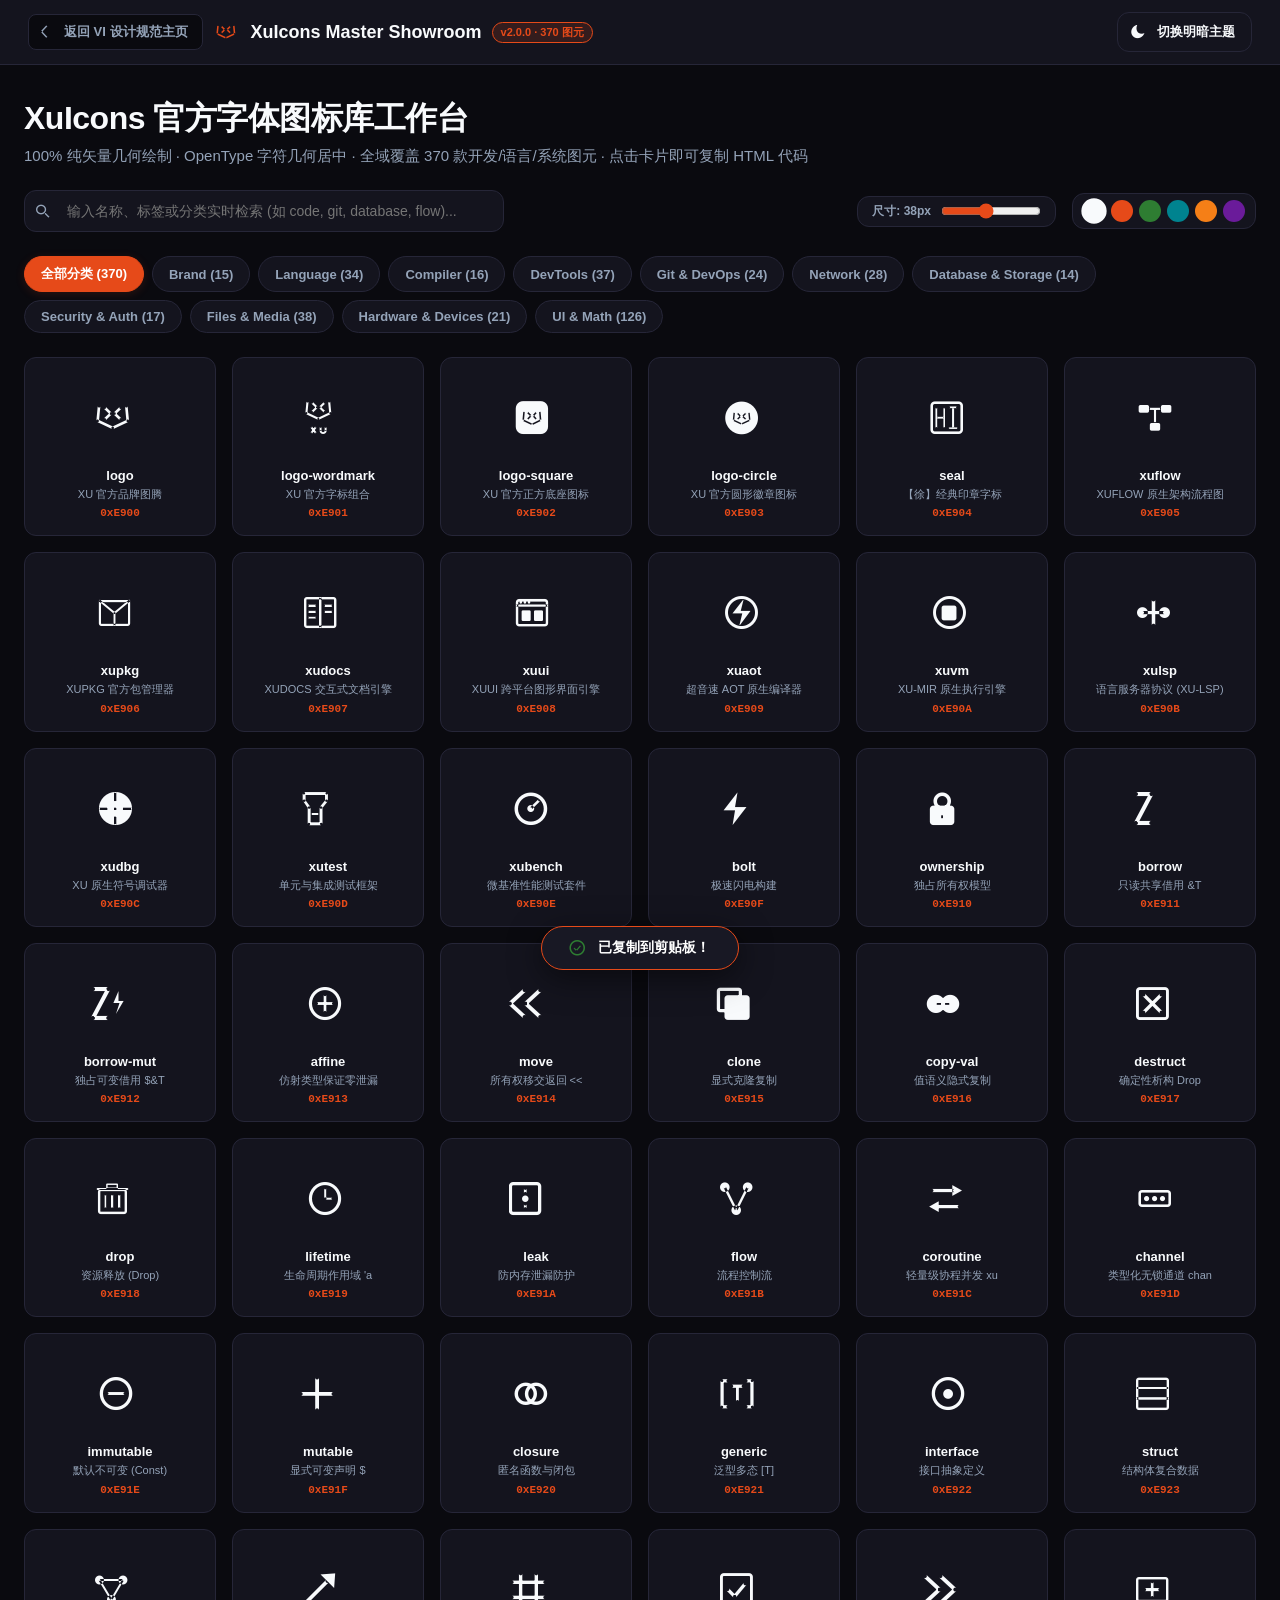
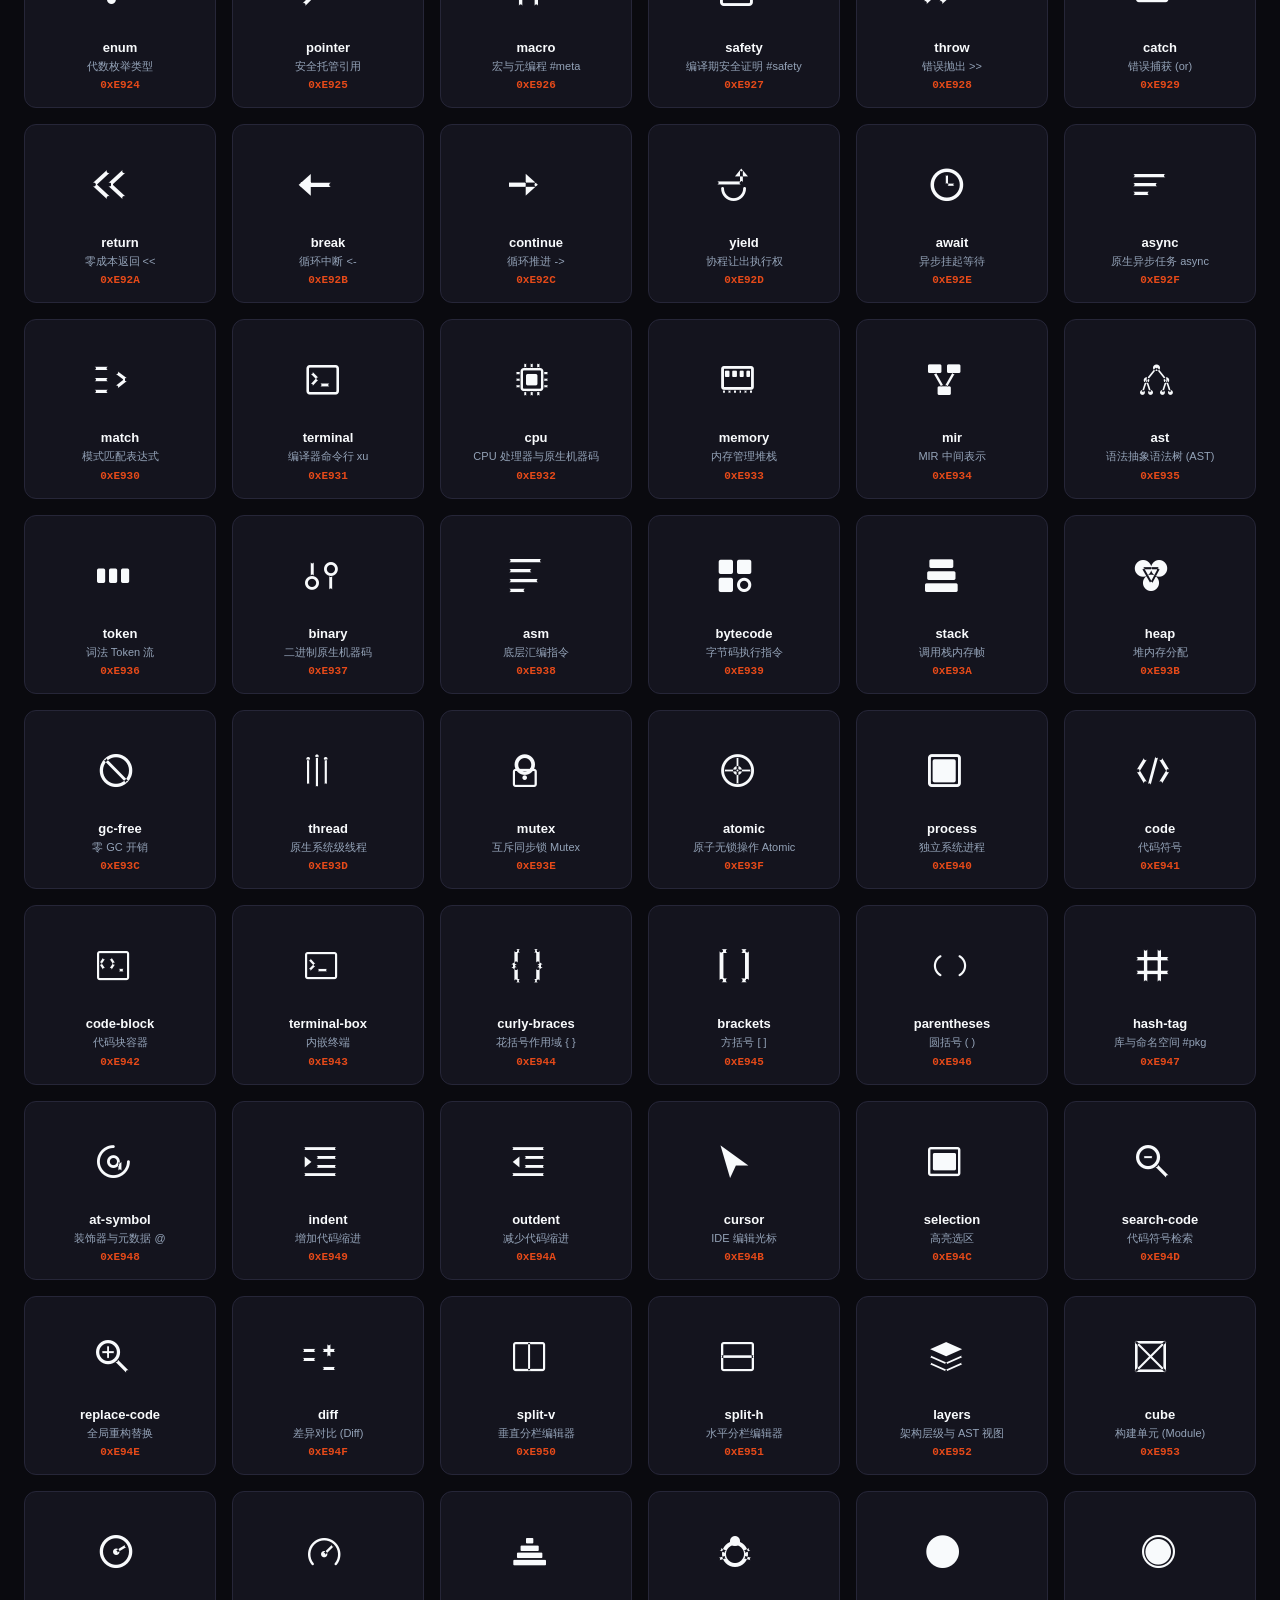
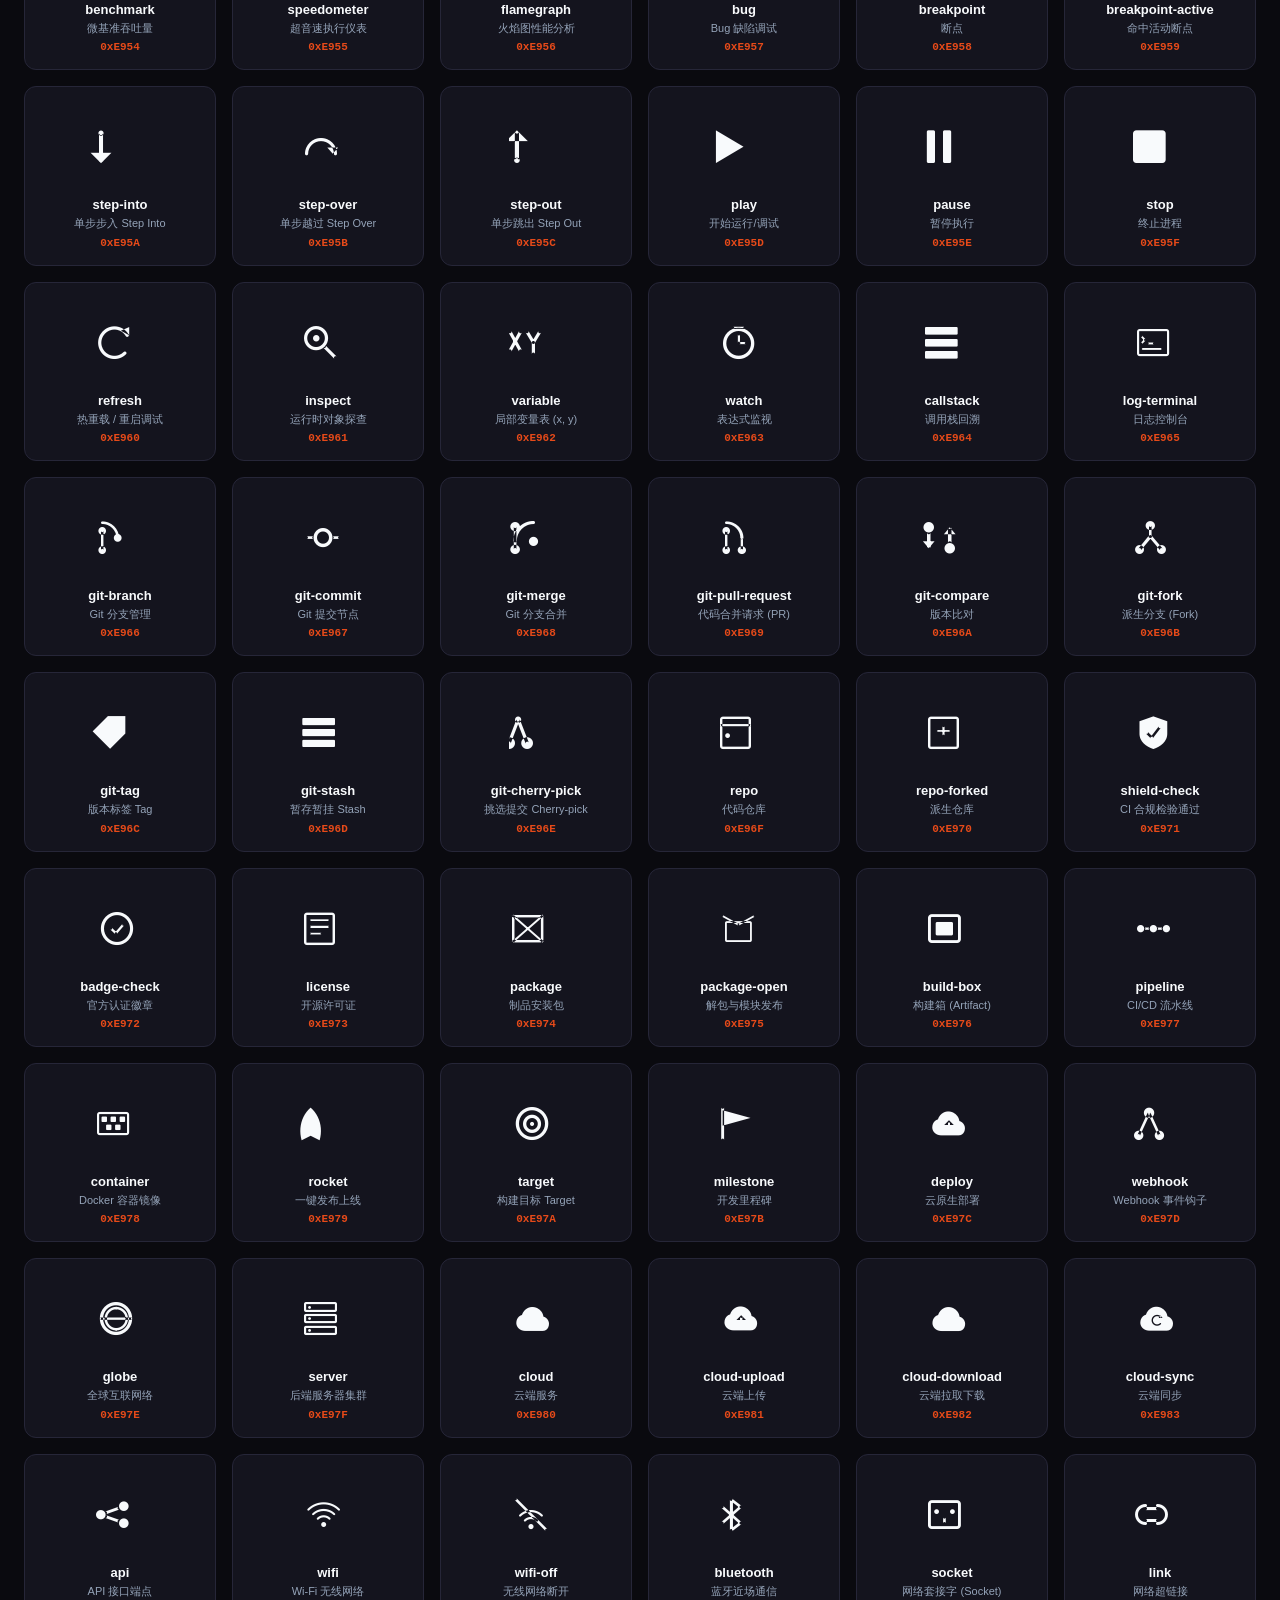
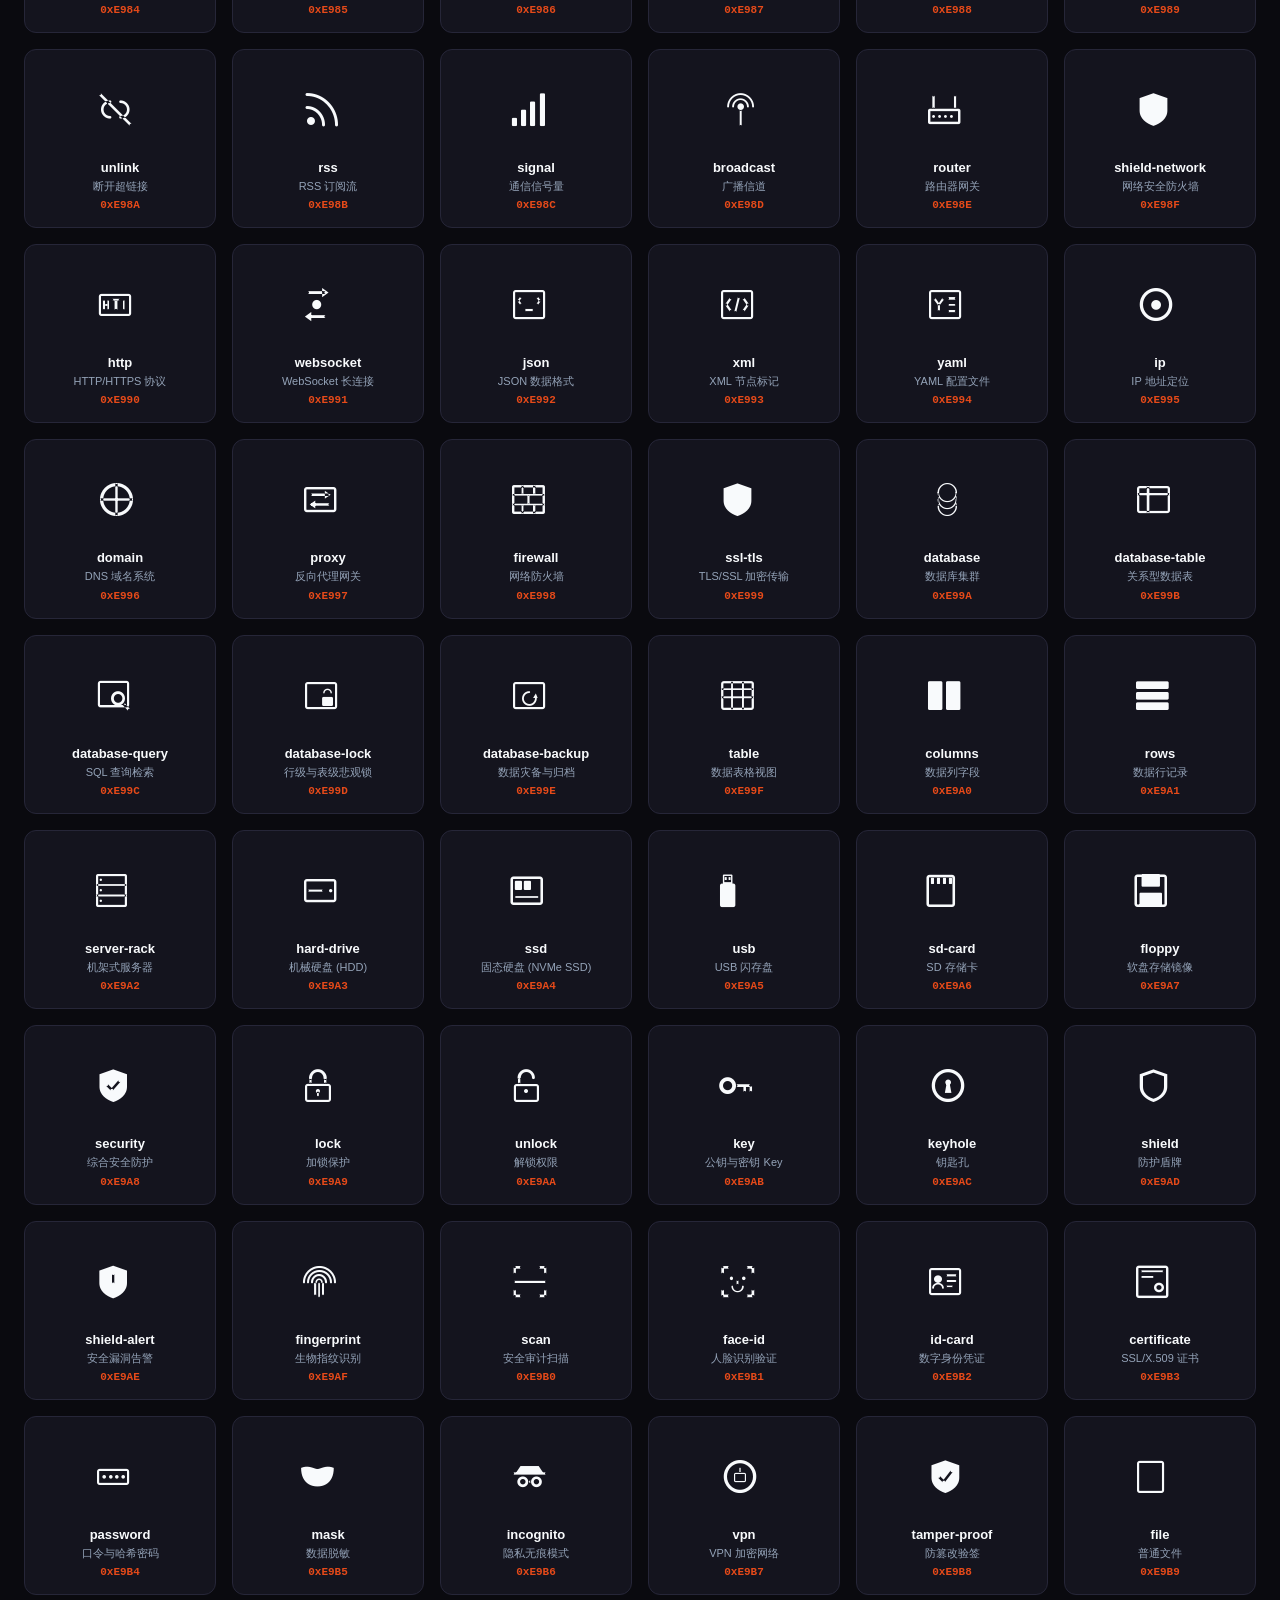
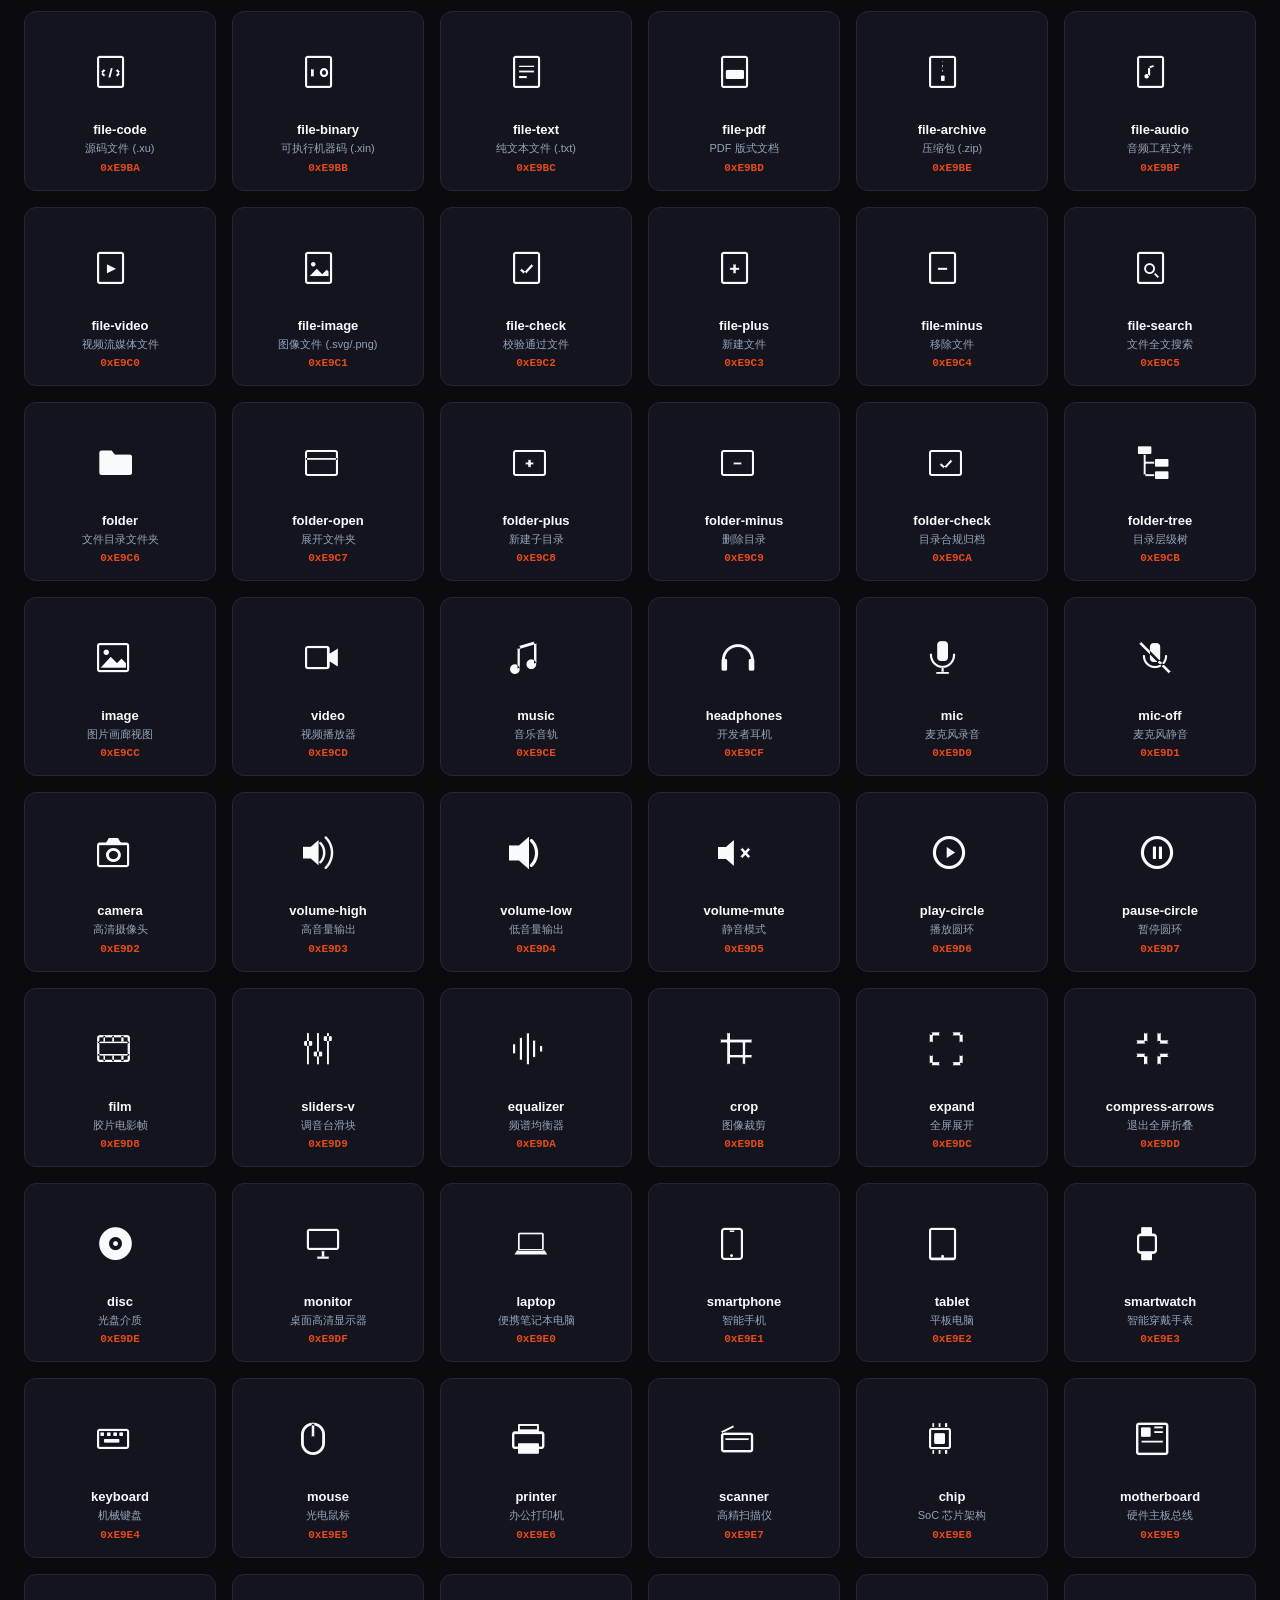
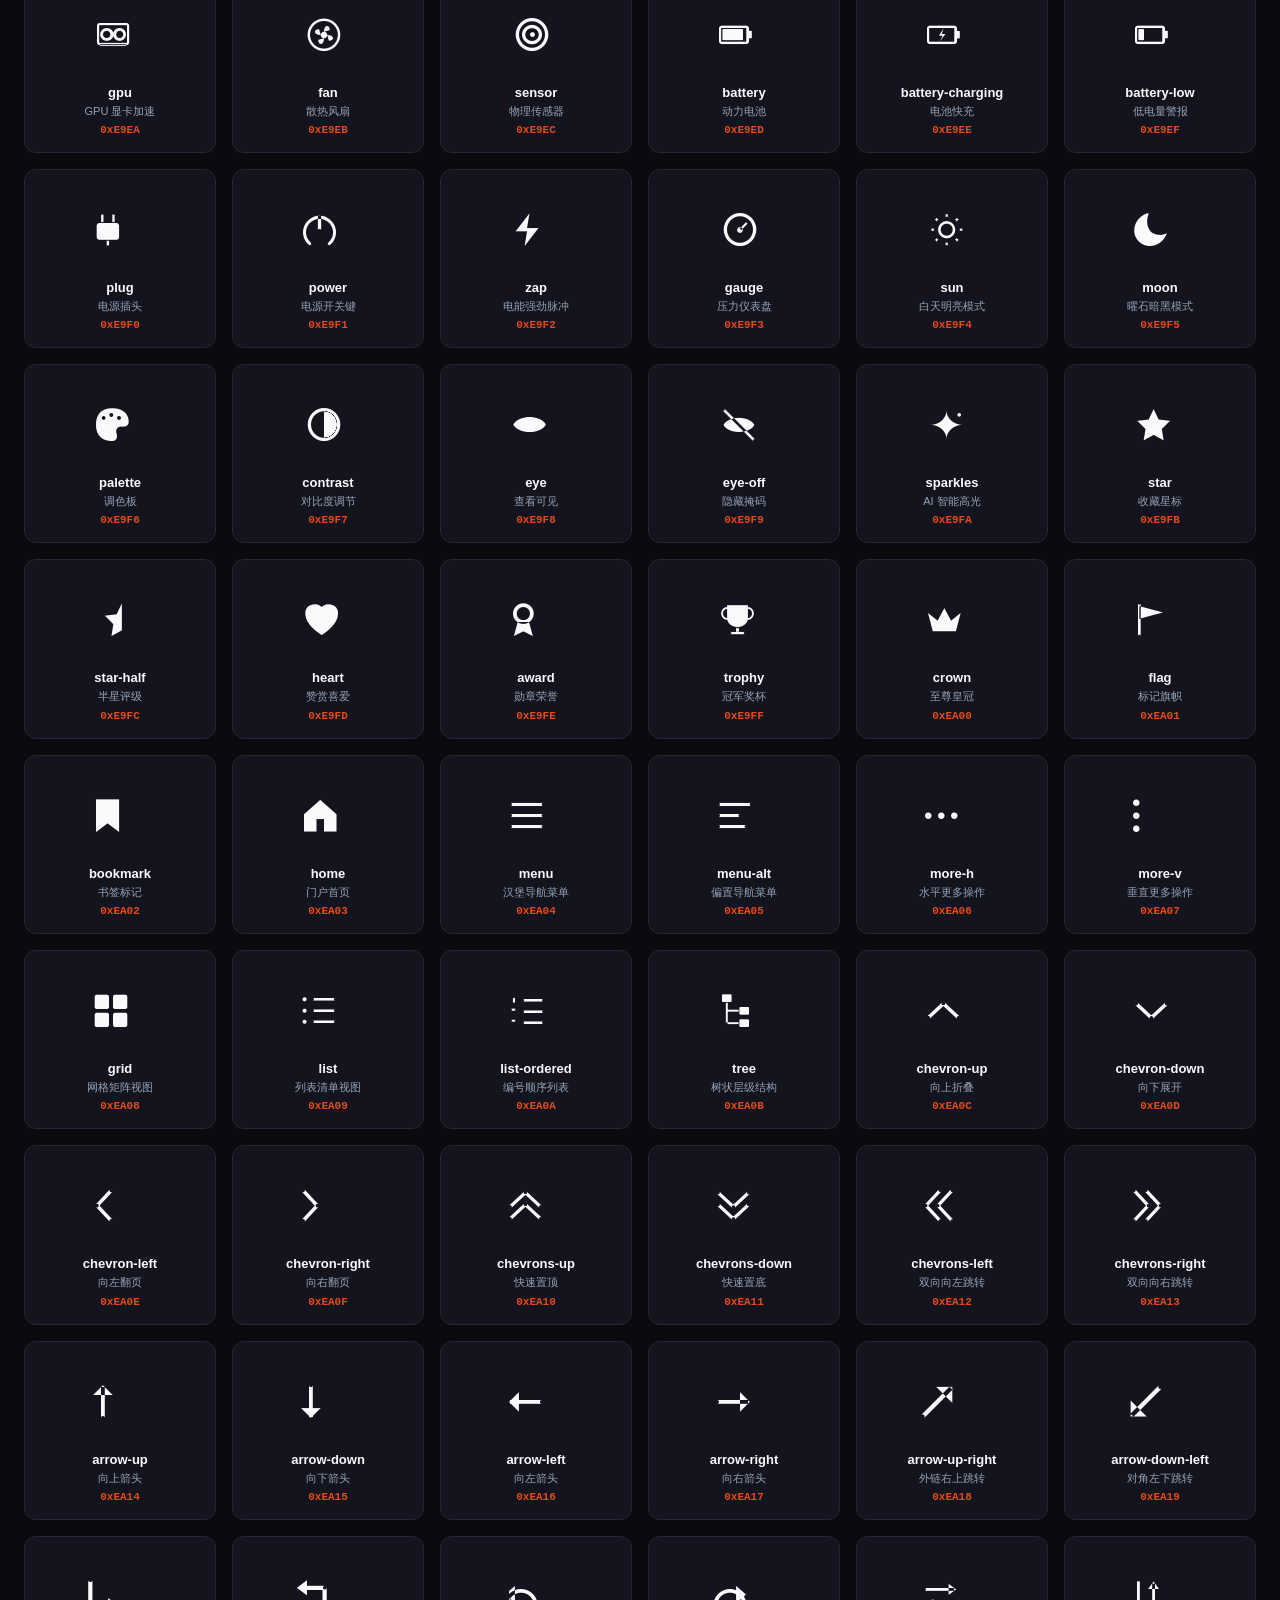
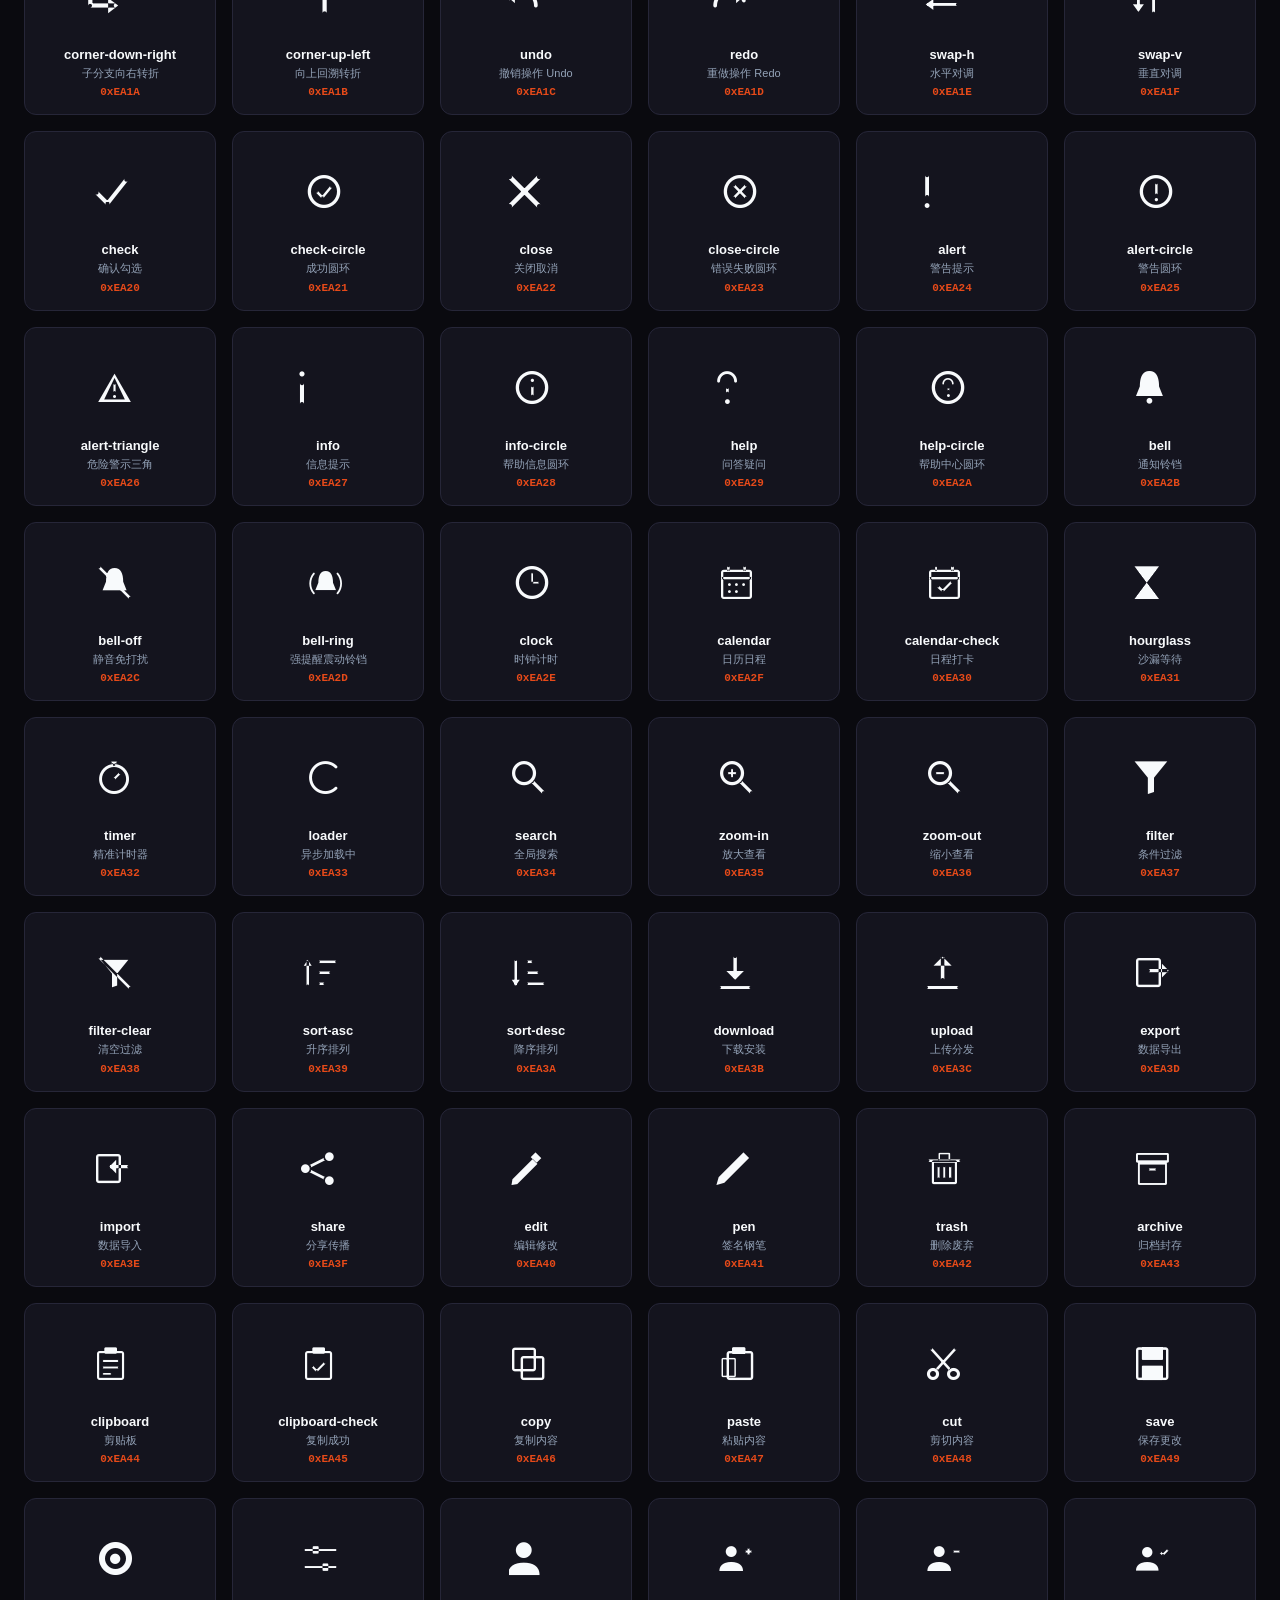
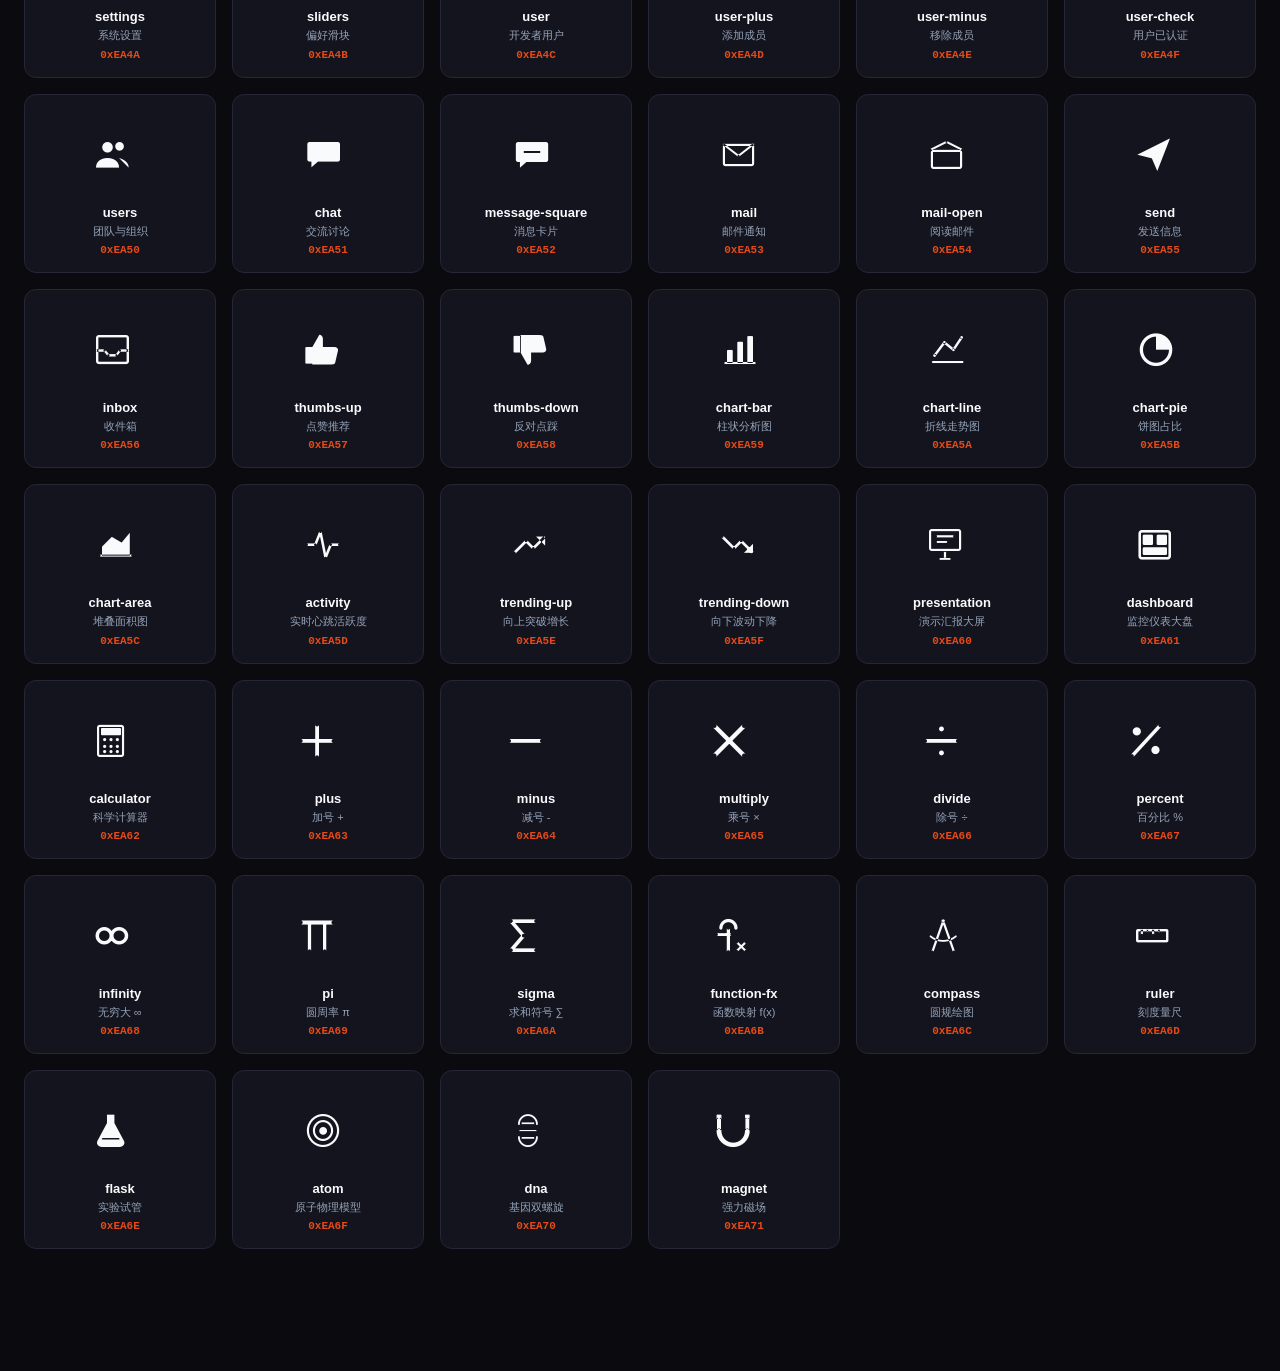
<file: examples/16_ui_webview/xu_design_system/www/xu_icons.html>
<!DOCTYPE html>
<html lang="zh-CN" data-theme="dark">
<head>
  <meta charset="UTF-8">
  <meta name="viewport" content="width=device-width, initial-scale=1.0">
  <title>XuIcons Master Showroom (v2.0.0 · 370 款纯矢量图元)</title>
  <link rel="stylesheet" href="fonts/xu-icons.css">
  <link rel="stylesheet" href="xu-icons.css">
  <style>
    @font-face {
      font-family: 'XuIcons';
      src: url('[data-uri]') format('woff'),
           url('fonts/xu-icons.woff') format('woff'),
           url('fonts/xu-icons.ttf') format('truetype');
      font-weight: normal;
      font-style: normal;
      font-display: block;
    }

    .xi {
      font-family: 'XuIcons' !important;
      speak: never;
      font-style: normal;
      font-weight: normal;
      font-variant: normal;
      text-transform: none;
      line-height: 1;
      -webkit-font-smoothing: antialiased;
      -moz-osx-font-smoothing: grayscale;
      display: inline-flex;
      align-items: center;
      justify-content: center;
      vertical-align: 0;
      letter-spacing: normal;
      text-rendering: auto;
    }

    .xi-spin {
      animation: xi-spin-kf 1s infinite linear;
    }
    @keyframes xi-spin-kf {
      0% { transform: rotate(0deg); }
      100% { transform: rotate(360deg); }
    }

    :root {
      --xu-brand: #E64A19;
      --xu-brand-glow: rgba(230, 74, 25, 0.15);
      --xu-bg: #0A0A0F;
      --xu-surface: #14141E;
      --xu-surface-hover: #1E1E2C;
      --xu-border: #262638;
      --xu-border-highlight: #3D3D56;
      --xu-text: #F8FAFC;
      --xu-text-sec: #94A3B8;
      --xu-radius: 12px;
      --xu-shadow: 0 8px 32px rgba(0,0,0,0.4);
    }
    [data-theme="light"] {
      --xu-brand: #BE123C;
      --xu-brand-glow: rgba(190, 18, 60, 0.08);
      --xu-bg: #F8F9FA;
      --xu-surface: #FFFFFF;
      --xu-surface-hover: #F1F3F5;
      --xu-border: #E2E8F0;
      --xu-border-highlight: #CBD5E1;
      --xu-text: #0F172A;
      --xu-text-sec: #64748B;
      --xu-shadow: 0 4px 20px rgba(0,0,0,0.06);
    }

    * { box-sizing: border-box; margin: 0; padding: 0; }
    body {
      font-family: -apple-system, BlinkMacSystemFont, "Segoe UI", Roboto, "PingFang SC", "Hiragino Sans GB", "Microsoft YaHei", sans-serif;
      background: var(--xu-bg);
      color: var(--xu-text);
      padding: 0 0 60px 0;
      transition: background 0.2s, color 0.2s;
      min-height: 100vh;
    }

    /* Top Nav Bar */
    .top-nav {
      background: var(--xu-surface);
      border-bottom: 1px solid var(--xu-border);
      position: sticky;
      top: 0;
      z-index: 100;
      backdrop-filter: blur(12px);
      padding: 12px 28px;
      display: flex;
      justify-content: space-between;
      align-items: center;
      gap: 16px;
    }
    .nav-left {
      display: flex;
      align-items: center;
      gap: 16px;
    }
    .back-btn {
      display: inline-flex;
      align-items: center;
      gap: 6px;
      padding: 8px 14px;
      border-radius: 8px;
      background: var(--xu-bg);
      border: 1px solid var(--xu-border);
      color: var(--xu-text-sec);
      text-decoration: none;
      font-size: 13px;
      font-weight: 700;
      transition: all 0.2s;
    }
    .back-btn:hover {
      color: var(--xu-text);
      border-color: var(--xu-brand);
    }
    .brand-title {
      font-size: 18px;
      font-weight: 900;
      display: flex;
      align-items: center;
      gap: 10px;
    }
    .brand-title span.badge {
      font-size: 11px;
      background: var(--xu-brand-glow);
      color: var(--xu-brand);
      border: 1px solid var(--xu-brand);
      padding: 2px 8px;
      border-radius: 12px;
      font-weight: 800;
    }

    /* Hero Banner */
    .hero {
      max-width: 1400px;
      margin: 32px auto 24px;
      padding: 0 24px;
      display: flex;
      justify-content: space-between;
      align-items: flex-end;
      flex-wrap: wrap;
      gap: 20px;
    }
    .hero-text h1 {
      font-size: 32px;
      font-weight: 900;
      letter-spacing: -0.5px;
    }
    .hero-text p {
      color: var(--xu-text-sec);
      font-size: 15px;
      margin-top: 6px;
    }

    /* Action Controls Toolbar */
    .toolbar {
      max-width: 1400px;
      margin: 0 auto 24px;
      padding: 0 24px;
      display: flex;
      gap: 16px;
      flex-wrap: wrap;
      align-items: center;
      justify-content: space-between;
    }
    .search-wrap {
      position: relative;
      flex: 1;
      min-width: 280px;
      max-width: 480px;
    }
    .search-wrap input {
      width: 100%;
      padding: 12px 16px 12px 42px;
      border: 1px solid var(--xu-border);
      border-radius: var(--xu-radius);
      background: var(--xu-surface);
      color: var(--xu-text);
      font-size: 14px;
      outline: none;
      transition: all 0.2s;
    }
    .search-wrap input:focus {
      border-color: var(--xu-brand);
      box-shadow: 0 0 0 3px var(--xu-brand-glow);
    }
    .search-wrap i.search-ico {
      position: absolute;
      left: 14px;
      top: 13px;
      color: var(--xu-text-sec);
      font-size: 16px;
    }
    .tools-right {
      display: flex;
      align-items: center;
      gap: 16px;
      flex-wrap: wrap;
    }
    .slider-ctrl {
      display: flex;
      align-items: center;
      gap: 10px;
      background: var(--xu-surface);
      border: 1px solid var(--xu-border);
      padding: 6px 14px;
      border-radius: var(--xu-radius);
      font-size: 12px;
      color: var(--xu-text-sec);
      font-weight: 700;
    }
    .slider-ctrl input[type="range"] {
      width: 100px;
      cursor: pointer;
      accent-color: var(--xu-brand);
    }
    .color-picker-group {
      display: flex;
      gap: 6px;
      background: var(--xu-surface);
      border: 1px solid var(--xu-border);
      padding: 6px 10px;
      border-radius: var(--xu-radius);
    }
    .color-dot {
      width: 22px;
      height: 22px;
      border-radius: 50%;
      cursor: pointer;
      border: 2px solid transparent;
      transition: transform 0.2s, border-color 0.2s;
    }
    .color-dot:hover, .color-dot.active {
      transform: scale(1.15);
      border-color: var(--xu-text);
    }
    .theme-btn {
      padding: 10px 16px;
      border-radius: var(--xu-radius);
      border: 1px solid var(--xu-border);
      background: var(--xu-surface);
      color: var(--xu-text);
      cursor: pointer;
      font-size: 13px;
      font-weight: 700;
      display: flex;
      align-items: center;
      gap: 8px;
    }

    /* Categories Tabs */
    .cats-container {
      max-width: 1400px;
      margin: 0 auto 24px;
      padding: 0 24px;
      display: flex;
      gap: 8px;
      flex-wrap: wrap;
    }
    .cat-pill {
      padding: 8px 16px;
      border-radius: 20px;
      border: 1px solid var(--xu-border);
      background: var(--xu-surface);
      color: var(--xu-text-sec);
      font-size: 13px;
      font-weight: 700;
      cursor: pointer;
      transition: all 0.2s;
    }
    .cat-pill.active, .cat-pill:hover {
      background: var(--xu-brand);
      color: #FFF;
      border-color: var(--xu-brand);
      box-shadow: 0 2px 10px var(--xu-brand-glow);
    }

    /* Icons Grid */
    .icons-grid {
      max-width: 1400px;
      margin: 0 auto;
      padding: 0 24px;
      display: grid;
      grid-template-columns: repeat(auto-fill, minmax(180px, 1fr));
      gap: 16px;
    }
    .icon-card {
      background: var(--xu-surface);
      border: 1px solid var(--xu-border);
      border-radius: var(--xu-radius);
      padding: 24px 16px 16px;
      display: flex;
      flex-direction: column;
      align-items: center;
      cursor: pointer;
      transition: all 0.2s;
      position: relative;
      user-select: none;
    }
    .icon-card:hover {
      transform: translateY(-4px);
      box-shadow: var(--xu-shadow);
      border-color: var(--xu-brand);
      background: var(--xu-surface-hover);
    }
    .icon-box {
      width: 72px;
      height: 72px;
      display: flex;
      align-items: center;
      justify-content: center;
      margin-bottom: 14px;
      line-height: 0;
      text-align: center;
    }
    .icon-box i.xi {
      font-size: var(--icon-scale, 38px);
      transition: transform 0.2s;
    }
    .icon-card:hover .icon-box i.xi {
      transform: scale(1.18);
    }
    .card-name {
      font-size: 13px;
      font-weight: 800;
      color: var(--xu-text);
      text-align: center;
      word-break: break-all;
    }
    .card-label {
      font-size: 11px;
      color: var(--xu-text-sec);
      margin-top: 4px;
      text-align: center;
      line-height: 1.3;
    }
    .card-code {
      font-size: 11px;
      color: var(--xu-brand);
      font-family: ui-monospace, SFMono-Regular, Menlo, Monaco, Consolas, monospace;
      margin-top: 6px;
      font-weight: 700;
    }
    .card-tip {
      position: absolute;
      top: 8px;
      right: 8px;
      font-size: 10px;
      color: var(--xu-text-sec);
      opacity: 0;
      transition: opacity 0.2s;
    }
    .icon-card:hover .card-tip {
      opacity: 1;
    }

    /* Toast Notification */
    .toast {
      position: fixed;
      bottom: 30px;
      left: 50%;
      transform: translateX(-50%) translateY(100px);
      background: #181824;
      border: 1px solid var(--xu-brand);
      color: #FFF;
      padding: 12px 28px;
      border-radius: 30px;
      font-weight: 700;
      font-size: 14px;
      display: flex;
      align-items: center;
      gap: 10px;
      transition: transform 0.3s cubic-bezier(0.18, 0.89, 0.32, 1.28);
      z-index: 1000;
      box-shadow: 0 8px 32px rgba(0,0,0,0.5);
    }
    .toast.show {
      transform: translateX(-50%) translateY(0);
    }
  </style>
</head>
<body>
  <!-- Sticky Top Nav -->
  <header class="top-nav">
    <div class="nav-left">
      <a href="index.html" class="back-btn"><i class="xi xi-chevron-left"></i> 返回 VI 设计规范主页</a>
      <div class="brand-title">
        <i class="xi xi-logo" style="color:var(--xu-brand); font-size:22px;"></i>
        <span>XuIcons Master Showroom</span>
        <span class="badge">v2.0.0 · 370 图元</span>
      </div>
    </div>
    <div class="nav-right">
      <button class="theme-btn" onclick="toggleTheme()"><i class="xi xi-moon"></i> 切换明暗主题</button>
    </div>
  </header>

  <!-- Hero Intro -->
  <section class="hero">
    <div class="hero-text">
      <h1>XuIcons 官方字体图标库工作台</h1>
      <p>100% 纯矢量几何绘制 · OpenType 字符几何居中 · 全域覆盖 370 款开发/语言/系统图元 · 点击卡片即可复制 HTML 代码</p>
    </div>
  </section>

  <!-- Interactive Controls Toolbar -->
  <section class="toolbar">
    <div class="search-wrap">
      <i class="xi xi-search search-ico"></i>
      <input type="text" id="search-input" placeholder="输入名称、标签或分类实时检索 (如 code, git, database, flow)...">
    </div>

    <div class="tools-right">
      <div class="slider-ctrl">
        <span>尺寸: <span id="size-val">38px</span></span>
        <input type="range" id="size-range" min="18" max="64" value="38">
      </div>

      <div class="color-picker-group">
        <div class="color-dot active" style="background:#F8FAFC;" onclick="setColor('default', this)" title="默认文本色"></div>
        <div class="color-dot" style="background:#E64A19;" onclick="setColor('#E64A19', this)" title="朱砂红 (Brand)"></div>
        <div class="color-dot" style="background:#2E7D32;" onclick="setColor('#2E7D32', this)" title="翠竹绿 (Success)"></div>
        <div class="color-dot" style="background:#00838F;" onclick="setColor('#00838F', this)" title="天青蓝 (Cyan)"></div>
        <div class="color-dot" style="background:#F57F17;" onclick="setColor('#F57F17', this)" title="向日金 (Gold)"></div>
        <div class="color-dot" style="background:#6A1B9A;" onclick="setColor('#6A1B9A', this)" title="紫棠色 (Purple)"></div>
      </div>
    </div>
  </section>

  <!-- Categories Filter -->
  <nav class="cats-container" id="cats-pills">
    <button class="cat-pill active" onclick="filterCat('all')">全部分类 (370)</button>
  </nav>

  <!-- Grid Display -->
  <main class="icons-grid" id="icons-grid"></main>

  <!-- Toast -->
  <div class="toast" id="toast-msg">
    <i class="xi xi-check-circle" style="color:#2E7D32; font-size:18px;"></i>
    <span id="toast-text">已复制到剪贴板！</span>
  </div>

  <script>
    const ICONS_DATA = [{"name": "logo", "category": "Brand", "label": "XU 官方品牌图腾", "path": "M 182.1 277.3 L 152.1 587.3 A 28.0 28.0 0 0 1 207.9 592.7 L 237.9 282.7 A 28.0 28.0 0 0 1 182.1 277.3 Z M 168.1 615.4 L 488.1 765.4 A 28.0 28.0 0 0 1 511.9 714.6 L 191.9 564.6 A 28.0 28.0 0 0 1 168.1 615.4 Z M 511.9 765.4 L 831.9 615.4 A 28.0 28.0 0 0 1 808.1 564.6 L 488.1 714.6 A 28.0 28.0 0 0 1 511.9 765.4 Z M 847.9 587.3 L 817.9 277.3 A 28.0 28.0 0 0 1 762.1 282.7 L 792.1 592.7 A 28.0 28.0 0 0 1 847.9 587.3 Z M 310.5 330.1 L 440.5 456.1 A 28.0 28.0 0 0 1 479.5 415.9 L 349.5 289.9 A 28.0 28.0 0 0 1 310.5 330.1 Z M 440.7 415.7 L 310.7 539.7 A 28.0 28.0 0 0 1 349.3 580.3 L 479.3 456.3 A 28.0 28.0 0 0 1 440.7 415.7 Z M 650.5 289.9 L 520.5 415.9 A 28.0 28.0 0 0 1 559.5 456.1 L 689.5 330.1 A 28.0 28.0 0 0 1 650.5 289.9 Z M 520.7 456.3 L 650.7 580.3 A 28.0 28.0 0 0 1 689.3 539.7 L 559.3 415.7 A 28.0 28.0 0 0 1 520.7 456.3 Z", "code": 59648}, {"name": "logo-wordmark", "category": "Brand", "label": "XU 官方字标组合", "path": "M 239.3 127.4 L 214.7 381.6 A 23.0 23.0 0 0 1 260.5 386.0 L 285.1 131.8 A 23.0 23.0 0 0 1 239.3 127.4 Z M 227.9 404.6 L 490.3 527.6 A 23.0 23.0 0 0 1 509.7 486.0 L 247.3 363.0 A 23.0 23.0 0 0 1 227.9 404.6 Z M 509.7 527.6 L 772.1 404.6 A 23.0 23.0 0 0 1 752.7 363.0 L 490.3 486.0 A 23.0 23.0 0 0 1 509.7 527.6 Z M 785.3 381.6 L 760.7 127.4 A 23.0 23.0 0 0 1 714.9 131.8 L 739.5 386.0 A 23.0 23.0 0 0 1 785.3 381.6 Z M 344.6 170.7 L 451.2 274.0 A 23.0 23.0 0 0 1 483.2 241.0 L 376.6 137.7 A 23.0 23.0 0 0 1 344.6 170.7 Z M 451.4 240.9 L 344.8 342.6 A 23.0 23.0 0 0 1 376.4 375.8 L 483.0 274.1 A 23.0 23.0 0 0 1 451.4 240.9 Z M 623.4 137.7 L 516.8 241.0 A 23.0 23.0 0 0 1 548.8 274.0 L 655.4 170.7 A 23.0 23.0 0 0 1 623.4 137.7 Z M 517.0 274.1 L 623.6 375.8 A 23.0 23.0 0 0 1 655.2 342.6 L 548.6 240.9 A 23.0 23.0 0 0 1 517.0 274.1 Z M 323.1 692.4 L 433.1 842.4 A 21.0 21.0 0 0 1 466.9 817.6 L 356.9 667.6 A 21.0 21.0 0 0 1 323.1 692.4 Z M 433.1 667.6 L 323.1 817.6 A 21.0 21.0 0 0 1 356.9 842.4 L 466.9 692.4 A 21.0 21.0 0 0 1 433.1 667.6 Z M 529.0 680.0 L 529.0 770.0 A 21.0 21.0 0 0 1 571.0 770.0 L 571.0 680.0 A 21.0 21.0 0 0 1 529.0 680.0 Z M 639.0 680.0 L 639.0 770.0 A 21.0 21.0 0 0 1 681.0 770.0 L 681.0 680.0 A 21.0 21.0 0 0 1 639.0 680.0 Z M 529 770 A 65.5 65.5 0 0 0 681 770 L 639 770 A 23.5 23.5 0 0 1 571 770 Z", "code": 59649}, {"name": "logo-square", "category": "Brand", "label": "XU 官方正方底座图标", "path": "M 280 100 L 720 100 A 180 180 0 0 1 900 280 L 900 720 A 180 180 0 0 1 720 900 L 280 900 A 180 180 0 0 1 100 720 L 100 280 A 180 180 0 0 1 280 100 Z M 283.8 348.6 L 263.4 559.4 A 19.0 19.0 0 0 1 301.4 563.0 L 321.8 352.2 A 19.0 19.0 0 0 1 283.8 348.6 Z M 274.3 578.4 L 491.9 680.4 A 19.0 19.0 0 0 1 508.1 646.0 L 290.5 544.0 A 19.0 19.0 0 0 1 274.3 578.4 Z M 508.1 680.4 L 725.7 578.4 A 19.0 19.0 0 0 1 709.5 544.0 L 491.9 646.0 A 19.0 19.0 0 0 1 508.1 680.4 Z M 736.6 559.4 L 716.2 348.6 A 19.0 19.0 0 0 1 678.2 352.2 L 698.6 563.0 A 19.0 19.0 0 0 1 736.6 559.4 Z M 371.1 384.5 L 459.5 470.2 A 19.0 19.0 0 0 1 486.1 442.8 L 397.7 357.1 A 19.0 19.0 0 0 1 371.1 384.5 Z M 459.7 442.7 L 371.3 527.0 A 19.0 19.0 0 0 1 397.5 554.6 L 485.9 470.3 A 19.0 19.0 0 0 1 459.7 442.7 Z M 602.3 357.1 L 513.9 442.8 A 19.0 19.0 0 0 1 540.5 470.2 L 628.9 384.5 A 19.0 19.0 0 0 1 602.3 357.1 Z M 514.1 470.3 L 602.5 554.6 A 19.0 19.0 0 0 1 628.7 527.0 L 540.3 442.7 A 19.0 19.0 0 0 1 514.1 470.3 Z", "code": 59650}, {"name": "logo-circle", "category": "Brand", "label": "XU 官方圆形徽章图标", "path": "M 500 60 A 440 440 0 1 1 500 940 A 440 440 0 1 1 500 60 Z M 283.8 348.6 L 263.4 559.4 A 19.0 19.0 0 0 1 301.4 563.0 L 321.8 352.2 A 19.0 19.0 0 0 1 283.8 348.6 Z M 274.3 578.4 L 491.9 680.4 A 19.0 19.0 0 0 1 508.1 646.0 L 290.5 544.0 A 19.0 19.0 0 0 1 274.3 578.4 Z M 508.1 680.4 L 725.7 578.4 A 19.0 19.0 0 0 1 709.5 544.0 L 491.9 646.0 A 19.0 19.0 0 0 1 508.1 680.4 Z M 736.6 559.4 L 716.2 348.6 A 19.0 19.0 0 0 1 678.2 352.2 L 698.6 563.0 A 19.0 19.0 0 0 1 736.6 559.4 Z M 371.1 384.5 L 459.5 470.2 A 19.0 19.0 0 0 1 486.1 442.8 L 397.7 357.1 A 19.0 19.0 0 0 1 371.1 384.5 Z M 459.7 442.7 L 371.3 527.0 A 19.0 19.0 0 0 1 397.5 554.6 L 485.9 470.3 A 19.0 19.0 0 0 1 459.7 442.7 Z M 602.3 357.1 L 513.9 442.8 A 19.0 19.0 0 0 1 540.5 470.2 L 628.9 384.5 A 19.0 19.0 0 0 1 602.3 357.1 Z M 514.1 470.3 L 602.5 554.6 A 19.0 19.0 0 0 1 628.7 527.0 L 540.3 442.7 A 19.0 19.0 0 0 1 514.1 470.3 Z", "code": 59651}, {"name": "seal", "category": "Brand", "label": "【徐】经典印章字标", "path": "M 220 120 L 780 120 A 100 100 0 0 1 880 220 L 880 780 A 100 100 0 0 1 780 880 L 220 880 A 100 100 0 0 1 120 780 L 120 220 A 100 100 0 0 1 220 120 Z M 220 180 A 40 40 0 0 0 180 220 L 180 780 A 40 40 0 0 0 220 820 L 780 820 A 40 40 0 0 0 820 780 L 820 220 A 40 40 0 0 0 780 180 Z M 237.5 260.0 L 237.5 740.0 A 22.5 22.5 0 0 1 282.5 740.0 L 282.5 260.0 A 22.5 22.5 0 0 1 237.5 260.0 Z M 260.0 522.5 L 440.0 522.5 A 22.5 22.5 0 0 1 440.0 477.5 L 260.0 477.5 A 22.5 22.5 0 0 1 260.0 522.5 Z M 417.5 260.0 L 417.5 740.0 A 22.5 22.5 0 0 1 462.5 740.0 L 462.5 260.0 A 22.5 22.5 0 0 1 417.5 260.0 Z M 560.0 282.5 L 740.0 282.5 A 22.5 22.5 0 0 1 740.0 237.5 L 560.0 237.5 A 22.5 22.5 0 0 1 560.0 282.5 Z M 627.5 260.0 L 627.5 740.0 A 22.5 22.5 0 0 1 672.5 740.0 L 672.5 260.0 A 22.5 22.5 0 0 1 627.5 260.0 Z M 540.0 762.5 L 760.0 762.5 A 22.5 22.5 0 0 1 760.0 717.5 L 540.0 717.5 A 22.5 22.5 0 0 1 540.0 762.5 Z", "code": 59652}, {"name": "xuflow", "category": "Brand", "label": "XUFLOW 原生架构流程图", "path": "M 160 200 L 320 200 A 40 40 0 0 1 360 240 L 360 340 A 40 40 0 0 1 320 380 L 160 380 A 40 40 0 0 1 120 340 L 120 240 A 40 40 0 0 1 160 200 Z M 680 200 L 840 200 A 40 40 0 0 1 880 240 L 880 340 A 40 40 0 0 1 840 380 L 680 380 A 40 40 0 0 1 640 340 L 640 240 A 40 40 0 0 1 680 200 Z M 420 620 L 580 620 A 40 40 0 0 1 620 660 L 620 760 A 40 40 0 0 1 580 800 L 420 800 A 40 40 0 0 1 380 760 L 380 660 A 40 40 0 0 1 420 620 Z M 360.0 315.0 L 640.0 315.0 A 25.0 25.0 0 0 1 640.0 265.0 L 360.0 265.0 A 25.0 25.0 0 0 1 360.0 315.0 Z M 475.0 290.0 L 475.0 620.0 A 25.0 25.0 0 0 1 525.0 620.0 L 525.0 290.0 A 25.0 25.0 0 0 1 475.0 290.0 Z", "code": 59653}, {"name": "xupkg", "category": "Brand", "label": "XUPKG 官方包管理器", "path": "M 200 200 L 800 200 A 60 60 0 0 1 860 260 L 860 740 A 60 60 0 0 1 800 800 L 200 800 A 60 60 0 0 1 140 740 L 140 260 A 60 60 0 0 1 200 200 Z M 200 250 A 10 10 0 0 0 190 260 L 190 740 A 10 10 0 0 0 200 750 L 800 750 A 10 10 0 0 0 810 740 L 810 260 A 10 10 0 0 0 800 250 Z M 125.6 217.3 L 485.6 517.3 A 22.5 22.5 0 0 1 514.4 482.7 L 154.4 182.7 A 22.5 22.5 0 0 1 125.6 217.3 Z M 845.6 182.7 L 485.6 482.7 A 22.5 22.5 0 0 1 514.4 517.3 L 874.4 217.3 A 22.5 22.5 0 0 1 845.6 182.7 Z M 477.5 500.0 L 477.5 800.0 A 22.5 22.5 0 0 1 522.5 800.0 L 522.5 500.0 A 22.5 22.5 0 0 1 477.5 500.0 Z", "code": 59654}, {"name": "xudocs", "category": "Brand", "label": "XUDOCS 交互式文档引擎", "path": "M 220 180 L 780 180 A 60 60 0 0 1 840 240 L 840 760 A 60 60 0 0 1 780 820 L 220 820 A 60 60 0 0 1 160 760 L 160 240 A 60 60 0 0 1 220 180 Z M 220 230 A 10 10 0 0 0 210 240 L 210 760 A 10 10 0 0 0 220 770 L 780 770 A 10 10 0 0 0 790 760 L 790 240 A 10 10 0 0 0 780 230 Z M 475.0 180.0 L 475.0 820.0 A 25.0 25.0 0 0 1 525.0 820.0 L 525.0 180.0 A 25.0 25.0 0 0 1 475.0 180.0 Z M 240.0 380.0 L 420.0 380.0 A 20.0 20.0 0 0 1 420.0 340.0 L 240.0 340.0 A 20.0 20.0 0 0 1 240.0 380.0 Z M 240.0 500.0 L 420.0 500.0 A 20.0 20.0 0 0 1 420.0 460.0 L 240.0 460.0 A 20.0 20.0 0 0 1 240.0 500.0 Z M 240.0 620.0 L 420.0 620.0 A 20.0 20.0 0 0 1 420.0 580.0 L 240.0 580.0 A 20.0 20.0 0 0 1 240.0 620.0 Z M 580.0 380.0 L 760.0 380.0 A 20.0 20.0 0 0 1 760.0 340.0 L 580.0 340.0 A 20.0 20.0 0 0 1 580.0 380.0 Z M 580.0 500.0 L 760.0 500.0 A 20.0 20.0 0 0 1 760.0 460.0 L 580.0 460.0 A 20.0 20.0 0 0 1 580.0 500.0 Z", "code": 59655}, {"name": "xuui", "category": "Brand", "label": "XUUI 跨平台图形界面引擎", "path": "M 180 160 L 820 160 A 80 80 0 0 1 900 240 L 900 760 A 80 80 0 0 1 820 840 L 180 840 A 80 80 0 0 1 100 760 L 100 240 A 80 80 0 0 1 180 160 Z M 180 220 A 20 20 0 0 0 160 240 L 160 760 A 20 20 0 0 0 180 780 L 820 780 A 20 20 0 0 0 840 760 L 840 240 A 20 20 0 0 0 820 220 Z M 100.0 350.0 L 900.0 350.0 A 30.0 30.0 0 0 1 900.0 290.0 L 100.0 290.0 A 30.0 30.0 0 0 1 100.0 350.0 Z M 220 210 A 30 30 0 1 1 220 270 A 30 30 0 1 1 220 210 Z M 320 210 A 30 30 0 1 1 320 270 A 30 30 0 1 1 320 210 Z M 420 210 A 30 30 0 1 1 420 270 A 30 30 0 1 1 420 210 Z M 270 440 L 430 440 A 30 30 0 0 1 460 470 L 460 670 A 30 30 0 0 1 430 700 L 270 700 A 30 30 0 0 1 240 670 L 240 470 A 30 30 0 0 1 270 440 Z M 570 440 L 730 440 A 30 30 0 0 1 760 470 L 760 670 A 30 30 0 0 1 730 700 L 570 700 A 30 30 0 0 1 540 670 L 540 470 A 30 30 0 0 1 570 440 Z", "code": 59656}, {"name": "xuaot", "category": "Brand", "label": "超音速 AOT 原生编译器", "path": "M 500 60 A 440 440 0 1 1 500 940 A 440 440 0 1 1 500 60 Z M 500 140 A 360 360 0 1 0 500 860 A 360 360 0 1 0 500 140 Z M 560 140 L 260 520 L 520 520 L 440 860 L 740 460 L 480 460 Z", "code": 59657}, {"name": "xuvm", "category": "Brand", "label": "XU-MIR 原生执行引擎", "path": "M 500 60 A 440 440 0 1 1 500 940 A 440 440 0 1 1 500 60 Z M 500 140 A 360 360 0 1 0 500 860 A 360 360 0 1 0 500 140 Z M 360 300 L 640 300 A 60 60 0 0 1 700 360 L 700 640 A 60 60 0 0 1 640 700 L 360 700 A 60 60 0 0 1 300 640 L 300 360 A 60 60 0 0 1 360 300 Z M 500 420 A 80 80 0 1 1 500 580 A 80 80 0 1 1 500 420 Z", "code": 59658}, {"name": "xulsp", "category": "Brand", "label": "语言服务器协议 (XU-LSP)", "path": "M 260 380 A 120 120 0 1 1 260 620 A 120 120 0 1 1 260 380 Z M 740 380 A 120 120 0 1 1 740 620 A 120 120 0 1 1 740 380 Z M 260.0 535.0 L 740.0 535.0 A 35.0 35.0 0 0 1 740.0 465.0 L 260.0 465.0 A 35.0 35.0 0 0 1 260.0 535.0 Z M 465.0 220.0 L 465.0 780.0 A 35.0 35.0 0 0 1 535.0 780.0 L 535.0 220.0 A 35.0 35.0 0 0 1 465.0 220.0 Z", "code": 59659}, {"name": "xudbg", "category": "Brand", "label": "XU 原生符号调试器", "path": "M 500 120 A 380 380 0 1 1 500 880 A 380 380 0 1 1 500 120 Z M 500 320 A 180 180 0 1 1 500 680 A 180 180 0 1 1 500 320 Z M 120.0 525.0 L 880.0 525.0 A 25.0 25.0 0 0 1 880.0 475.0 L 120.0 475.0 A 25.0 25.0 0 0 1 120.0 525.0 Z M 475.0 120.0 L 475.0 880.0 A 25.0 25.0 0 0 1 525.0 880.0 L 525.0 120.0 A 25.0 25.0 0 0 1 475.0 120.0 Z", "code": 59660}, {"name": "xutest", "category": "Brand", "label": "单元与集成测试框架", "path": "M 280.0 225.0 L 720.0 225.0 A 25.0 25.0 0 0 1 720.0 175.0 L 280.0 175.0 A 25.0 25.0 0 0 1 280.0 225.0 Z M 255.0 200.0 L 255.0 340.0 A 25.0 25.0 0 0 1 305.0 340.0 L 305.0 200.0 A 25.0 25.0 0 0 1 255.0 200.0 Z M 695.0 200.0 L 695.0 340.0 A 25.0 25.0 0 0 1 745.0 340.0 L 745.0 200.0 A 25.0 25.0 0 0 1 695.0 200.0 Z M 259.7 354.5 L 359.7 494.5 A 25.0 25.0 0 0 1 400.3 465.5 L 300.3 325.5 A 25.0 25.0 0 0 1 259.7 354.5 Z M 699.7 325.5 L 599.7 465.5 A 25.0 25.0 0 0 1 640.3 494.5 L 740.3 354.5 A 25.0 25.0 0 0 1 699.7 325.5 Z M 355.0 480.0 L 355.0 800.0 A 25.0 25.0 0 0 1 405.0 800.0 L 405.0 480.0 A 25.0 25.0 0 0 1 355.0 480.0 Z M 595.0 480.0 L 595.0 800.0 A 25.0 25.0 0 0 1 645.0 800.0 L 645.0 480.0 A 25.0 25.0 0 0 1 595.0 480.0 Z M 380.0 825.0 L 620.0 825.0 A 25.0 25.0 0 0 1 620.0 775.0 L 380.0 775.0 A 25.0 25.0 0 0 1 380.0 825.0 Z M 420.0 620.0 L 580.0 620.0 A 20.0 20.0 0 0 1 580.0 580.0 L 420.0 580.0 A 20.0 20.0 0 0 1 420.0 620.0 Z", "code": 59661}, {"name": "xubench", "category": "Brand", "label": "微基准性能测试套件", "path": "M 500 160 A 380 380 0 1 1 500 920 A 380 380 0 1 1 500 160 Z M 500 240 A 300 300 0 1 0 500 840 A 300 300 0 1 0 500 240 Z M 521.2 561.2 L 721.2 361.2 A 30.0 30.0 0 0 1 678.8 318.8 L 478.8 518.8 A 30.0 30.0 0 0 1 521.2 561.2 Z M 500 460 A 80 80 0 1 1 500 620 A 80 80 0 1 1 500 460 Z", "code": 59662}, {"name": "bolt", "category": "Language", "label": "极速闪电构建", "path": "M 560 100 L 220 540 L 500 540 L 440 900 L 780 460 L 500 460 Z", "code": 59663}, {"name": "ownership", "category": "Language", "label": "独占所有权模型", "path": "M 500 140 A 200 200 0 1 1 500 540 A 200 200 0 1 1 500 140 Z M 500 220 A 120 120 0 1 0 500 460 A 120 120 0 1 0 500 220 Z M 300 440 L 700 440 A 80 80 0 0 1 780 520 L 780 800 A 80 80 0 0 1 700 880 L 300 880 A 80 80 0 0 1 220 800 L 220 520 A 80 80 0 0 1 300 440 Z M 500 570 A 50 50 0 1 1 500 670 A 50 50 0 1 1 500 570 Z M 480.0 620.0 L 480.0 740.0 A 20.0 20.0 0 0 1 520.0 740.0 L 520.0 620.0 A 20.0 20.0 0 0 1 480.0 620.0 Z", "code": 59664}, {"name": "borrow", "category": "Language", "label": "只读共享借用 &T", "path": "M 350.0 260.0 L 650.0 260.0 A 40.0 40.0 0 0 1 650.0 180.0 L 350.0 180.0 A 40.0 40.0 0 0 1 350.0 260.0 Z M 614.7 201.1 L 314.7 761.1 A 40.0 40.0 0 0 1 385.3 798.9 L 685.3 238.9 A 40.0 40.0 0 0 1 614.7 201.1 Z M 350.0 820.0 L 650.0 820.0 A 40.0 40.0 0 0 1 650.0 740.0 L 350.0 740.0 A 40.0 40.0 0 0 1 350.0 820.0 Z", "code": 59665}, {"name": "borrow-mut", "category": "Language", "label": "独占可变借用 $&T", "path": "M 280.0 260.0 L 580.0 260.0 A 40.0 40.0 0 0 1 580.0 180.0 L 280.0 180.0 A 40.0 40.0 0 0 1 280.0 260.0 Z M 544.7 201.1 L 244.7 761.1 A 40.0 40.0 0 0 1 315.3 798.9 L 615.3 238.9 A 40.0 40.0 0 0 1 544.7 201.1 Z M 280.0 820.0 L 580.0 820.0 A 40.0 40.0 0 0 1 580.0 740.0 L 280.0 740.0 A 40.0 40.0 0 0 1 280.0 820.0 Z M 780 260 L 680 480 L 800 480 L 730 700 L 880 440 L 780 440 Z", "code": 59666}, {"name": "affine", "category": "Language", "label": "仿射类型保证零泄漏", "path": "M 500 80 A 420 420 0 1 1 500 920 A 420 420 0 1 1 500 80 Z M 500 160 A 340 340 0 1 0 500 840 A 340 340 0 1 0 500 160 Z M 280.0 535.0 L 720.0 535.0 A 35.0 35.0 0 0 1 720.0 465.0 L 280.0 465.0 A 35.0 35.0 0 0 1 280.0 535.0 Z M 465.0 280.0 L 465.0 720.0 A 35.0 35.0 0 0 1 535.0 720.0 L 535.0 280.0 A 35.0 35.0 0 0 1 465.0 280.0 Z", "code": 59667}, {"name": "move", "category": "Language", "label": "所有权移交返回 <<", "path": "M 456.3 234.3 L 196.3 474.3 A 35.0 35.0 0 0 1 243.7 525.7 L 503.7 285.7 A 35.0 35.0 0 0 1 456.3 234.3 Z M 196.3 525.7 L 456.3 765.7 A 35.0 35.0 0 0 1 503.7 714.3 L 243.7 474.3 A 35.0 35.0 0 0 1 196.3 525.7 Z M 736.3 234.3 L 476.3 474.3 A 35.0 35.0 0 0 1 523.7 525.7 L 783.7 285.7 A 35.0 35.0 0 0 1 736.3 234.3 Z M 476.3 525.7 L 736.3 765.7 A 35.0 35.0 0 0 1 783.7 714.3 L 523.7 474.3 A 35.0 35.0 0 0 1 476.3 525.7 Z", "code": 59668}, {"name": "clone", "category": "Language", "label": "显式克隆复制", "path": "M 400 340 L 740 340 A 60 60 0 0 1 800 400 L 800 740 A 60 60 0 0 1 740 800 L 400 800 A 60 60 0 0 1 340 740 L 340 400 A 60 60 0 0 1 400 340 Z M 260 200 L 600 200 A 60 60 0 0 1 660 260 L 660 600 A 60 60 0 0 1 600 660 L 260 660 A 60 60 0 0 1 200 600 L 200 260 A 60 60 0 0 1 260 200 Z M 261 260 A 1 1 0 0 0 260 261 L 260 599 A 1 1 0 0 0 261 600 L 599 600 A 1 1 0 0 0 600 599 L 600 261 A 1 1 0 0 0 599 260 Z", "code": 59669}, {"name": "copy-val", "category": "Language", "label": "值语义隐式复制", "path": "M 360 320 A 180 180 0 1 1 360 680 A 180 180 0 1 1 360 320 Z M 640 320 A 180 180 0 1 1 640 680 A 180 180 0 1 1 640 320 Z M 360.0 520.0 L 640.0 520.0 A 20.0 20.0 0 0 1 640.0 480.0 L 360.0 480.0 A 20.0 20.0 0 0 1 360.0 520.0 Z", "code": 59670}, {"name": "destruct", "category": "Language", "label": "确定性析构 Drop", "path": "M 240 160 L 760 160 A 80 80 0 0 1 840 240 L 840 760 A 80 80 0 0 1 760 840 L 240 840 A 80 80 0 0 1 160 760 L 160 240 A 80 80 0 0 1 240 160 Z M 240 220 A 20 20 0 0 0 220 240 L 220 760 A 20 20 0 0 0 240 780 L 760 780 A 20 20 0 0 0 780 760 L 780 240 A 20 20 0 0 0 760 220 Z M 295.3 344.7 L 655.3 704.7 A 35.0 35.0 0 0 1 704.7 655.3 L 344.7 295.3 A 35.0 35.0 0 0 1 295.3 344.7 Z M 655.3 295.3 L 295.3 655.3 A 35.0 35.0 0 0 1 344.7 704.7 L 704.7 344.7 A 35.0 35.0 0 0 1 655.3 295.3 Z", "code": 59671}, {"name": "drop", "category": "Language", "label": "资源释放 (Drop)", "path": "M 260 300 L 740 300 A 60 60 0 0 1 800 360 L 800 760 A 60 60 0 0 1 740 820 L 260 820 A 60 60 0 0 1 200 760 L 200 360 A 60 60 0 0 1 260 300 Z M 260 350 A 10 10 0 0 0 250 360 L 250 760 A 10 10 0 0 0 260 770 L 740 770 A 10 10 0 0 0 750 760 L 750 360 A 10 10 0 0 0 740 350 Z M 160.0 325.0 L 840.0 325.0 A 25.0 25.0 0 0 1 840.0 275.0 L 160.0 275.0 A 25.0 25.0 0 0 1 160.0 325.0 Z M 340.0 420.0 L 340.0 700.0 A 20.0 20.0 0 0 1 380.0 700.0 L 380.0 420.0 A 20.0 20.0 0 0 1 340.0 420.0 Z M 480.0 420.0 L 480.0 700.0 A 20.0 20.0 0 0 1 520.0 700.0 L 520.0 420.0 A 20.0 20.0 0 0 1 480.0 420.0 Z M 620.0 420.0 L 620.0 700.0 A 20.0 20.0 0 0 1 660.0 700.0 L 660.0 420.0 A 20.0 20.0 0 0 1 620.0 420.0 Z M 400 180 L 600 180 A 20 20 0 0 1 620 200 L 620 280 A 20 20 0 0 1 600 300 L 400 300 A 20 20 0 0 1 380 280 L 380 200 A 20 20 0 0 1 400 180 Z M 411 210 A 1 1 0 0 0 410 211 L 410 269 A 1 1 0 0 0 411 270 L 589 270 A 1 1 0 0 0 590 269 L 590 211 A 1 1 0 0 0 589 210 Z", "code": 59672}, {"name": "lifetime", "category": "Language", "label": "生命周期作用域 'a", "path": "M 500 80 A 420 420 0 1 1 500 920 A 420 420 0 1 1 500 80 Z M 500 160 A 340 340 0 1 0 500 840 A 340 340 0 1 0 500 160 Z M 530.0 500.0 L 530.0 240.0 A 30.0 30.0 0 0 1 470.0 240.0 L 470.0 500.0 A 30.0 30.0 0 0 1 530.0 500.0 Z M 500.0 530.0 L 700.0 530.0 A 30.0 30.0 0 0 1 700.0 470.0 L 500.0 470.0 A 30.0 30.0 0 0 1 500.0 530.0 Z", "code": 59673}, {"name": "leak", "category": "Language", "label": "防内存泄漏防护", "path": "M 280 200 L 720 200 A 80 80 0 0 1 800 280 L 800 720 A 80 80 0 0 1 720 800 L 280 800 A 80 80 0 0 1 200 720 L 200 280 A 80 80 0 0 1 280 200 Z M 280 260 A 20 20 0 0 0 260 280 L 260 720 A 20 20 0 0 0 280 740 L 720 740 A 20 20 0 0 0 740 720 L 740 280 A 20 20 0 0 0 720 260 Z M 500 440 A 60 60 0 1 1 500 560 A 60 60 0 1 1 500 440 Z M 475.0 320.0 L 475.0 400.0 A 25.0 25.0 0 0 1 525.0 400.0 L 525.0 320.0 A 25.0 25.0 0 0 1 475.0 320.0 Z M 475.0 600.0 L 475.0 680.0 A 25.0 25.0 0 0 1 525.0 680.0 L 525.0 600.0 A 25.0 25.0 0 0 1 475.0 600.0 Z", "code": 59674}, {"name": "flow", "category": "Language", "label": "流程控制流", "path": "M 260 160 A 100 100 0 1 1 260 360 A 100 100 0 1 1 260 160 Z M 740 160 A 100 100 0 1 1 740 360 A 100 100 0 1 1 740 160 Z M 500 640 A 100 100 0 1 1 500 840 A 100 100 0 1 1 500 640 Z M 237.6 271.2 L 477.6 751.2 A 25.0 25.0 0 0 1 522.4 728.8 L 282.4 248.8 A 25.0 25.0 0 0 1 237.6 271.2 Z M 717.6 248.8 L 477.6 728.8 A 25.0 25.0 0 0 1 522.4 751.2 L 762.4 271.2 A 25.0 25.0 0 0 1 717.6 248.8 Z", "code": 59675}, {"name": "coroutine", "category": "Language", "label": "轻量级协程并发 xu", "path": "M 200.0 355.0 L 700.0 355.0 A 35.0 35.0 0 0 1 700.0 285.0 L 200.0 285.0 A 35.0 35.0 0 0 1 200.0 355.0 Z M 650 200 L 860 320 L 650 440 Z M 800.0 645.0 L 300.0 645.0 A 35.0 35.0 0 0 1 300.0 715.0 L 800.0 715.0 A 35.0 35.0 0 0 1 800.0 645.0 Z M 350 560 L 140 680 L 350 800 Z", "code": 59676}, {"name": "channel", "category": "Language", "label": "类型化无锁通道 chan", "path": "M 200 300 L 800 300 A 80 80 0 0 1 880 380 L 880 620 A 80 80 0 0 1 800 700 L 200 700 A 80 80 0 0 1 120 620 L 120 380 A 80 80 0 0 1 200 300 Z M 200 360 A 20 20 0 0 0 180 380 L 180 620 A 20 20 0 0 0 200 640 L 800 640 A 20 20 0 0 0 820 620 L 820 380 A 20 20 0 0 0 800 360 Z M 320 440 A 60 60 0 1 1 320 560 A 60 60 0 1 1 320 440 Z M 500 440 A 60 60 0 1 1 500 560 A 60 60 0 1 1 500 440 Z M 680 440 A 60 60 0 1 1 680 560 A 60 60 0 1 1 680 440 Z", "code": 59677}, {"name": "immutable", "category": "Language", "label": "默认不可变 (Const)", "path": "M 500 100 A 400 400 0 1 1 500 900 A 400 400 0 1 1 500 100 Z M 500 180 A 320 320 0 1 0 500 820 A 320 320 0 1 0 500 180 Z M 280.0 535.0 L 720.0 535.0 A 35.0 35.0 0 0 1 720.0 465.0 L 280.0 465.0 A 35.0 35.0 0 0 1 280.0 535.0 Z", "code": 59678}, {"name": "mutable", "category": "Language", "label": "显式可变声明 $", "path": "M 200.0 535.0 L 800.0 535.0 A 35.0 35.0 0 0 1 800.0 465.0 L 200.0 465.0 A 35.0 35.0 0 0 1 200.0 535.0 Z M 465.0 200.0 L 465.0 800.0 A 35.0 35.0 0 0 1 535.0 800.0 L 535.0 200.0 A 35.0 35.0 0 0 1 465.0 200.0 Z", "code": 59679}, {"name": "closure", "category": "Language", "label": "匿名函数与闭包", "path": "M 380 240 A 260 260 0 1 1 380 760 A 260 260 0 1 1 380 240 Z M 380 320 A 180 180 0 1 0 380 680 A 180 180 0 1 0 380 320 Z M 620 240 A 260 260 0 1 1 620 760 A 260 260 0 1 1 620 240 Z M 620 320 A 180 180 0 1 0 620 680 A 180 180 0 1 0 620 320 Z", "code": 59680}, {"name": "generic", "category": "Language", "label": "泛型多态 [T]", "path": "M 300.0 190.0 L 180.0 190.0 A 30.0 30.0 0 0 1 180.0 250.0 L 300.0 250.0 A 30.0 30.0 0 0 1 300.0 190.0 Z M 150.0 220.0 L 150.0 780.0 A 30.0 30.0 0 0 1 210.0 780.0 L 210.0 220.0 A 30.0 30.0 0 0 1 150.0 220.0 Z M 180.0 810.0 L 300.0 810.0 A 30.0 30.0 0 0 1 300.0 750.0 L 180.0 750.0 A 30.0 30.0 0 0 1 180.0 810.0 Z M 700.0 250.0 L 820.0 250.0 A 30.0 30.0 0 0 1 820.0 190.0 L 700.0 190.0 A 30.0 30.0 0 0 1 700.0 250.0 Z M 790.0 220.0 L 790.0 780.0 A 30.0 30.0 0 0 1 850.0 780.0 L 850.0 220.0 A 30.0 30.0 0 0 1 790.0 220.0 Z M 820.0 750.0 L 700.0 750.0 A 30.0 30.0 0 0 1 700.0 810.0 L 820.0 810.0 A 30.0 30.0 0 0 1 820.0 750.0 Z M 380.0 370.0 L 620.0 370.0 A 30.0 30.0 0 0 1 620.0 310.0 L 380.0 310.0 A 30.0 30.0 0 0 1 380.0 370.0 Z M 470.0 340.0 L 470.0 660.0 A 30.0 30.0 0 0 1 530.0 660.0 L 530.0 340.0 A 30.0 30.0 0 0 1 470.0 340.0 Z", "code": 59681}, {"name": "interface", "category": "Language", "label": "接口抽象定义", "path": "M 500 100 A 400 400 0 1 1 500 900 A 400 400 0 1 1 500 100 Z M 500 180 A 320 320 0 1 0 500 820 A 320 320 0 1 0 500 180 Z M 500 380 A 120 120 0 1 1 500 620 A 120 120 0 1 1 500 380 Z", "code": 59682}, {"name": "struct", "category": "Language", "label": "结构体复合数据", "path": "M 220 160 L 780 160 A 60 60 0 0 1 840 220 L 840 780 A 60 60 0 0 1 780 840 L 220 840 A 60 60 0 0 1 160 780 L 160 220 A 60 60 0 0 1 220 160 Z M 220 210 A 10 10 0 0 0 210 220 L 210 780 A 10 10 0 0 0 220 790 L 780 790 A 10 10 0 0 0 790 780 L 790 220 A 10 10 0 0 0 780 210 Z M 160.0 405.0 L 840.0 405.0 A 25.0 25.0 0 0 1 840.0 355.0 L 160.0 355.0 A 25.0 25.0 0 0 1 160.0 405.0 Z M 160.0 625.0 L 840.0 625.0 A 25.0 25.0 0 0 1 840.0 575.0 L 160.0 575.0 A 25.0 25.0 0 0 1 160.0 625.0 Z", "code": 59683}, {"name": "enum", "category": "Language", "label": "代数枚举类型", "path": "M 260 210 A 90 90 0 1 1 260 390 A 90 90 0 1 1 260 210 Z M 740 210 A 90 90 0 1 1 740 390 A 90 90 0 1 1 740 210 Z M 500 610 A 90 90 0 1 1 500 790 A 90 90 0 1 1 500 610 Z M 260.0 320.0 L 740.0 320.0 A 20.0 20.0 0 0 1 740.0 280.0 L 260.0 280.0 A 20.0 20.0 0 0 1 260.0 320.0 Z M 722.9 289.7 L 482.9 689.7 A 20.0 20.0 0 0 1 517.1 710.3 L 757.1 310.3 A 20.0 20.0 0 0 1 722.9 289.7 Z M 517.1 689.7 L 277.1 289.7 A 20.0 20.0 0 0 1 242.9 310.3 L 482.9 710.3 A 20.0 20.0 0 0 1 517.1 689.7 Z", "code": 59684}, {"name": "pointer", "category": "Language", "label": "安全托管引用", "path": "M 224.7 824.7 L 674.7 374.7 A 35.0 35.0 0 0 1 625.3 325.3 L 175.3 775.3 A 35.0 35.0 0 0 1 224.7 824.7 Z M 520 220 L 800 200 L 780 480 Z", "code": 59685}, {"name": "macro", "category": "Language", "label": "宏与元编程 #meta", "path": "M 305.0 160.0 L 305.0 840.0 A 35.0 35.0 0 0 1 375.0 840.0 L 375.0 160.0 A 35.0 35.0 0 0 1 305.0 160.0 Z M 625.0 160.0 L 625.0 840.0 A 35.0 35.0 0 0 1 695.0 840.0 L 695.0 160.0 A 35.0 35.0 0 0 1 625.0 160.0 Z M 160.0 375.0 L 840.0 375.0 A 35.0 35.0 0 0 1 840.0 305.0 L 160.0 305.0 A 35.0 35.0 0 0 1 160.0 375.0 Z M 160.0 695.0 L 840.0 695.0 A 35.0 35.0 0 0 1 840.0 625.0 L 160.0 625.0 A 35.0 35.0 0 0 1 160.0 695.0 Z", "code": 59686}, {"name": "safety", "category": "Language", "label": "编译期安全证明 #safety", "path": "M 240 160 L 760 160 A 80 80 0 0 1 840 240 L 840 760 A 80 80 0 0 1 760 840 L 240 840 A 80 80 0 0 1 160 760 L 160 240 A 80 80 0 0 1 240 160 Z M 240 220 A 20 20 0 0 0 220 240 L 220 760 A 20 20 0 0 0 240 780 L 760 780 A 20 20 0 0 0 780 760 L 780 240 A 20 20 0 0 0 760 220 Z M 295.3 524.7 L 435.3 664.7 A 35.0 35.0 0 0 1 484.7 615.3 L 344.7 475.3 A 35.0 35.0 0 0 1 295.3 524.7 Z M 486.7 662.6 L 706.7 402.6 A 35.0 35.0 0 0 1 653.3 357.4 L 433.3 617.4 A 35.0 35.0 0 0 1 486.7 662.6 Z", "code": 59687}, {"name": "throw", "category": "Language", "label": "错误抛出 >>", "path": "M 216.3 285.7 L 476.3 525.7 A 35.0 35.0 0 0 1 523.7 474.3 L 263.7 234.3 A 35.0 35.0 0 0 1 216.3 285.7 Z M 476.3 474.3 L 216.3 714.3 A 35.0 35.0 0 0 1 263.7 765.7 L 523.7 525.7 A 35.0 35.0 0 0 1 476.3 474.3 Z M 496.3 285.7 L 756.3 525.7 A 35.0 35.0 0 0 1 803.7 474.3 L 543.7 234.3 A 35.0 35.0 0 0 1 496.3 285.7 Z M 756.3 474.3 L 496.3 714.3 A 35.0 35.0 0 0 1 543.7 765.7 L 803.7 525.7 A 35.0 35.0 0 0 1 756.3 474.3 Z", "code": 59688}, {"name": "catch", "category": "Language", "label": "错误捕获 (or)", "path": "M 220 240 L 780 240 A 60 60 0 0 1 840 300 L 840 700 A 60 60 0 0 1 780 760 L 220 760 A 60 60 0 0 1 160 700 L 160 300 A 60 60 0 0 1 220 240 Z M 220 290 A 10 10 0 0 0 210 300 L 210 700 A 10 10 0 0 0 220 710 L 780 710 A 10 10 0 0 0 790 700 L 790 300 A 10 10 0 0 0 780 290 Z M 340.0 530.0 L 660.0 530.0 A 30.0 30.0 0 0 1 660.0 470.0 L 340.0 470.0 A 30.0 30.0 0 0 1 340.0 530.0 Z M 470.0 340.0 L 470.0 660.0 A 30.0 30.0 0 0 1 530.0 660.0 L 530.0 340.0 A 30.0 30.0 0 0 1 470.0 340.0 Z", "code": 59689}, {"name": "return", "category": "Language", "label": "零成本返回 <<", "path": "M 456.3 234.3 L 196.3 474.3 A 35.0 35.0 0 0 1 243.7 525.7 L 503.7 285.7 A 35.0 35.0 0 0 1 456.3 234.3 Z M 196.3 525.7 L 456.3 765.7 A 35.0 35.0 0 0 1 503.7 714.3 L 243.7 474.3 A 35.0 35.0 0 0 1 196.3 525.7 Z M 736.3 234.3 L 476.3 474.3 A 35.0 35.0 0 0 1 523.7 525.7 L 783.7 285.7 A 35.0 35.0 0 0 1 736.3 234.3 Z M 476.3 525.7 L 736.3 765.7 A 35.0 35.0 0 0 1 783.7 714.3 L 523.7 474.3 A 35.0 35.0 0 0 1 476.3 525.7 Z", "code": 59690}, {"name": "break", "category": "Language", "label": "循环中断 <-", "path": "M 760.0 465.0 L 240.0 465.0 A 35.0 35.0 0 0 1 240.0 535.0 L 760.0 535.0 A 35.0 35.0 0 0 1 760.0 465.0 Z M 420 320 L 220 500 L 420 680 Z", "code": 59691}, {"name": "continue", "category": "Language", "label": "循环推进 ->", "path": "M 240.0 535.0 L 760.0 535.0 A 35.0 35.0 0 0 1 760.0 465.0 L 240.0 465.0 A 35.0 35.0 0 0 1 240.0 535.0 Z M 580 320 L 780 500 L 580 680 Z", "code": 59692}, {"name": "yield", "category": "Language", "label": "协程让出执行权", "path": "M 200.0 530.0 L 640.0 530.0 A 30.0 30.0 0 0 1 640.0 470.0 L 200.0 470.0 A 30.0 30.0 0 0 1 200.0 530.0 Z M 670.0 500.0 L 670.0 260.0 A 30.0 30.0 0 0 1 610.0 260.0 L 610.0 500.0 A 30.0 30.0 0 0 1 670.0 500.0 Z M 520 380 L 640 240 L 760 380 Z M 725.0 600.0 A 225.0 225.0 0 0 1 275.0 600.0 A 25.0 25.0 0 0 1 325.0 600.0 A 175.0 175.0 0 0 0 675.0 600.0 A 25.0 25.0 0 0 1 725.0 600.0 Z", "code": 59693}, {"name": "await", "category": "Language", "label": "异步挂起等待", "path": "M 500 120 A 380 380 0 1 1 500 880 A 380 380 0 1 1 500 120 Z M 500 200 A 300 300 0 1 0 500 800 A 300 300 0 1 0 500 200 Z M 470.0 260.0 L 470.0 500.0 A 30.0 30.0 0 0 1 530.0 500.0 L 530.0 260.0 A 30.0 30.0 0 0 1 470.0 260.0 Z M 500.0 530.0 L 680.0 530.0 A 30.0 30.0 0 0 1 680.0 470.0 L 500.0 470.0 A 30.0 30.0 0 0 1 500.0 530.0 Z", "code": 59694}, {"name": "async", "category": "Language", "label": "原生异步任务 async", "path": "M 200.0 370.0 L 800.0 370.0 A 30.0 30.0 0 0 1 800.0 310.0 L 200.0 310.0 A 30.0 30.0 0 0 1 200.0 370.0 Z M 200.0 530.0 L 650.0 530.0 A 30.0 30.0 0 0 1 650.0 470.0 L 200.0 470.0 A 30.0 30.0 0 0 1 200.0 530.0 Z M 200.0 690.0 L 500.0 690.0 A 30.0 30.0 0 0 1 500.0 630.0 L 200.0 630.0 A 30.0 30.0 0 0 1 200.0 690.0 Z", "code": 59695}, {"name": "match", "category": "Language", "label": "模式匹配表达式", "path": "M 180.0 310.0 L 440.0 310.0 A 30.0 30.0 0 0 1 440.0 250.0 L 180.0 250.0 A 30.0 30.0 0 0 1 180.0 310.0 Z M 180.0 530.0 L 440.0 530.0 A 30.0 30.0 0 0 1 440.0 470.0 L 180.0 470.0 A 30.0 30.0 0 0 1 180.0 530.0 Z M 180.0 750.0 L 440.0 750.0 A 30.0 30.0 0 0 1 440.0 690.0 L 180.0 690.0 A 30.0 30.0 0 0 1 180.0 750.0 Z M 581.6 383.7 L 761.6 523.7 A 30.0 30.0 0 0 1 798.4 476.3 L 618.4 336.3 A 30.0 30.0 0 0 1 581.6 383.7 Z M 618.4 663.7 L 798.4 523.7 A 30.0 30.0 0 0 1 761.6 476.3 L 581.6 616.3 A 30.0 30.0 0 0 1 618.4 663.7 Z", "code": 59696}, {"name": "terminal", "category": "Compiler", "label": "编译器命令行 xu", "path": "M 200 160 L 800 160 A 80 80 0 0 1 880 240 L 880 760 A 80 80 0 0 1 800 840 L 200 840 A 80 80 0 0 1 120 760 L 120 240 A 80 80 0 0 1 200 160 Z M 200 220 A 20 20 0 0 0 180 240 L 180 760 A 20 20 0 0 0 200 780 L 800 780 A 20 20 0 0 0 820 760 L 820 240 A 20 20 0 0 0 800 220 Z M 218.8 361.2 L 358.8 501.2 A 30.0 30.0 0 0 1 401.2 458.8 L 261.2 318.8 A 30.0 30.0 0 0 1 218.8 361.2 Z M 358.8 458.8 L 218.8 598.8 A 30.0 30.0 0 0 1 261.2 641.2 L 401.2 501.2 A 30.0 30.0 0 0 1 358.8 458.8 Z M 440.0 650.0 L 660.0 650.0 A 30.0 30.0 0 0 1 660.0 590.0 L 440.0 590.0 A 30.0 30.0 0 0 1 440.0 650.0 Z", "code": 59697}, {"name": "cpu", "category": "Compiler", "label": "CPU 处理器与原生机器码", "path": "M 300 220 L 700 220 A 80 80 0 0 1 780 300 L 780 700 A 80 80 0 0 1 700 780 L 300 780 A 80 80 0 0 1 220 700 L 220 300 A 80 80 0 0 1 300 220 Z M 300 280 A 20 20 0 0 0 280 300 L 280 700 A 20 20 0 0 0 300 720 L 700 720 A 20 20 0 0 0 720 700 L 720 300 A 20 20 0 0 0 700 280 Z M 400 360 L 600 360 A 40 40 0 0 1 640 400 L 640 600 A 40 40 0 0 1 600 640 L 400 640 A 40 40 0 0 1 360 600 L 360 400 A 40 40 0 0 1 400 360 Z M 315.0 100.0 L 315.0 220.0 A 25.0 25.0 0 0 1 365.0 220.0 L 365.0 100.0 A 25.0 25.0 0 0 1 315.0 100.0 Z M 475.0 100.0 L 475.0 220.0 A 25.0 25.0 0 0 1 525.0 220.0 L 525.0 100.0 A 25.0 25.0 0 0 1 475.0 100.0 Z M 635.0 100.0 L 635.0 220.0 A 25.0 25.0 0 0 1 685.0 220.0 L 685.0 100.0 A 25.0 25.0 0 0 1 635.0 100.0 Z M 315.0 780.0 L 315.0 900.0 A 25.0 25.0 0 0 1 365.0 900.0 L 365.0 780.0 A 25.0 25.0 0 0 1 315.0 780.0 Z M 475.0 780.0 L 475.0 900.0 A 25.0 25.0 0 0 1 525.0 900.0 L 525.0 780.0 A 25.0 25.0 0 0 1 475.0 780.0 Z M 635.0 780.0 L 635.0 900.0 A 25.0 25.0 0 0 1 685.0 900.0 L 685.0 780.0 A 25.0 25.0 0 0 1 635.0 780.0 Z M 100.0 365.0 L 220.0 365.0 A 25.0 25.0 0 0 1 220.0 315.0 L 100.0 315.0 A 25.0 25.0 0 0 1 100.0 365.0 Z M 100.0 525.0 L 220.0 525.0 A 25.0 25.0 0 0 1 220.0 475.0 L 100.0 475.0 A 25.0 25.0 0 0 1 100.0 525.0 Z M 100.0 685.0 L 220.0 685.0 A 25.0 25.0 0 0 1 220.0 635.0 L 100.0 635.0 A 25.0 25.0 0 0 1 100.0 685.0 Z M 780.0 365.0 L 900.0 365.0 A 25.0 25.0 0 0 1 900.0 315.0 L 780.0 315.0 A 25.0 25.0 0 0 1 780.0 365.0 Z M 780.0 525.0 L 900.0 525.0 A 25.0 25.0 0 0 1 900.0 475.0 L 780.0 475.0 A 25.0 25.0 0 0 1 780.0 525.0 Z M 780.0 685.0 L 900.0 685.0 A 25.0 25.0 0 0 1 900.0 635.0 L 780.0 635.0 A 25.0 25.0 0 0 1 780.0 685.0 Z", "code": 59698}, {"name": "memory", "category": "Compiler", "label": "内存管理堆栈", "path": "M 200 240 L 800 240 A 60 60 0 0 1 860 300 L 860 700 A 60 60 0 0 1 800 760 L 200 760 A 60 60 0 0 1 140 700 L 140 300 A 60 60 0 0 1 200 240 Z M 201 300 A 1 1 0 0 0 200 301 L 200 699 A 1 1 0 0 0 201 700 L 799 700 A 1 1 0 0 0 800 699 L 800 301 A 1 1 0 0 0 799 300 Z M 240 340 L 300 340 A 20 20 0 0 1 320 360 L 320 460 A 20 20 0 0 1 300 480 L 240 480 A 20 20 0 0 1 220 460 L 220 360 A 20 20 0 0 1 240 340 Z M 400 340 L 460 340 A 20 20 0 0 1 480 360 L 480 460 A 20 20 0 0 1 460 480 L 400 480 A 20 20 0 0 1 380 460 L 380 360 A 20 20 0 0 1 400 340 Z M 560 340 L 620 340 A 20 20 0 0 1 640 360 L 640 460 A 20 20 0 0 1 620 480 L 560 480 A 20 20 0 0 1 540 460 L 540 360 A 20 20 0 0 1 560 340 Z M 720 340 L 760 340 A 20 20 0 0 1 780 360 L 780 460 A 20 20 0 0 1 760 480 L 720 480 A 20 20 0 0 1 700 460 L 700 360 A 20 20 0 0 1 720 340 Z M 180.0 760.0 L 180.0 840.0 A 20.0 20.0 0 0 1 220.0 840.0 L 220.0 760.0 A 20.0 20.0 0 0 1 180.0 760.0 Z M 300.0 760.0 L 300.0 840.0 A 20.0 20.0 0 0 1 340.0 840.0 L 340.0 760.0 A 20.0 20.0 0 0 1 300.0 760.0 Z M 420.0 760.0 L 420.0 840.0 A 20.0 20.0 0 0 1 460.0 840.0 L 460.0 760.0 A 20.0 20.0 0 0 1 420.0 760.0 Z M 540.0 760.0 L 540.0 840.0 A 20.0 20.0 0 0 1 580.0 840.0 L 580.0 760.0 A 20.0 20.0 0 0 1 540.0 760.0 Z M 660.0 760.0 L 660.0 840.0 A 20.0 20.0 0 0 1 700.0 840.0 L 700.0 760.0 A 20.0 20.0 0 0 1 660.0 760.0 Z M 780.0 760.0 L 780.0 840.0 A 20.0 20.0 0 0 1 820.0 840.0 L 820.0 760.0 A 20.0 20.0 0 0 1 780.0 760.0 Z", "code": 59699}, {"name": "mir", "category": "Compiler", "label": "MIR 中间表示", "path": "M 190 180 L 410 180 A 30 30 0 0 1 440 210 L 440 330 A 30 30 0 0 1 410 360 L 190 360 A 30 30 0 0 1 160 330 L 160 210 A 30 30 0 0 1 190 180 Z M 590 180 L 810 180 A 30 30 0 0 1 840 210 L 840 330 A 30 30 0 0 1 810 360 L 590 360 A 30 30 0 0 1 560 330 L 560 210 A 30 30 0 0 1 590 180 Z M 390 640 L 610 640 A 30 30 0 0 1 640 670 L 640 790 A 30 30 0 0 1 610 820 L 390 820 A 30 30 0 0 1 360 790 L 360 670 A 30 30 0 0 1 390 640 Z M 278.3 372.4 L 438.3 652.4 A 25.0 25.0 0 0 1 481.7 627.6 L 321.7 347.6 A 25.0 25.0 0 0 1 278.3 372.4 Z M 678.3 347.6 L 518.3 627.6 A 25.0 25.0 0 0 1 561.7 652.4 L 721.7 372.4 A 25.0 25.0 0 0 1 678.3 347.6 Z", "code": 59700}, {"name": "ast", "category": "Compiler", "label": "语法抽象语法树 (AST)", "path": "M 500 100 A 80 80 0 1 1 500 260 A 80 80 0 1 1 500 100 Z M 260 410 A 70 70 0 1 1 260 550 A 70 70 0 1 1 260 410 Z M 740 410 A 70 70 0 1 1 740 550 A 70 70 0 1 1 740 410 Z M 160 720 A 60 60 0 1 1 160 840 A 60 60 0 1 1 160 720 Z M 360 720 A 60 60 0 1 1 360 840 A 60 60 0 1 1 360 720 Z M 640 720 A 60 60 0 1 1 640 840 A 60 60 0 1 1 640 720 Z M 840 720 A 60 60 0 1 1 840 840 A 60 60 0 1 1 840 720 Z M 484.4 167.5 L 244.4 467.5 A 20.0 20.0 0 0 1 275.6 492.5 L 515.6 192.5 A 20.0 20.0 0 0 1 484.4 167.5 Z M 484.4 192.5 L 724.4 492.5 A 20.0 20.0 0 0 1 755.6 467.5 L 515.6 167.5 A 20.0 20.0 0 0 1 484.4 192.5 Z M 241.0 473.7 L 141.0 773.7 A 20.0 20.0 0 0 1 179.0 786.3 L 279.0 486.3 A 20.0 20.0 0 0 1 241.0 473.7 Z M 241.0 486.3 L 341.0 786.3 A 20.0 20.0 0 0 1 379.0 773.7 L 279.0 473.7 A 20.0 20.0 0 0 1 241.0 486.3 Z M 721.0 473.7 L 621.0 773.7 A 20.0 20.0 0 0 1 659.0 786.3 L 759.0 486.3 A 20.0 20.0 0 0 1 721.0 473.7 Z M 721.0 486.3 L 821.0 786.3 A 20.0 20.0 0 0 1 859.0 773.7 L 759.0 473.7 A 20.0 20.0 0 0 1 721.0 486.3 Z", "code": 59701}, {"name": "token", "category": "Compiler", "label": "词法 Token 流", "path": "M 180 340 L 280 340 A 40 40 0 0 1 320 380 L 320 620 A 40 40 0 0 1 280 660 L 180 660 A 40 40 0 0 1 140 620 L 140 380 A 40 40 0 0 1 180 340 Z M 450 340 L 550 340 A 40 40 0 0 1 590 380 L 590 620 A 40 40 0 0 1 550 660 L 450 660 A 40 40 0 0 1 410 620 L 410 380 A 40 40 0 0 1 450 340 Z M 720 340 L 820 340 A 40 40 0 0 1 860 380 L 860 620 A 40 40 0 0 1 820 660 L 720 660 A 40 40 0 0 1 680 620 L 680 380 A 40 40 0 0 1 720 340 Z", "code": 59702}, {"name": "binary", "category": "Compiler", "label": "二进制原生机器码", "path": "M 270.0 200.0 L 270.0 500.0 A 30.0 30.0 0 0 1 330.0 500.0 L 330.0 200.0 A 30.0 30.0 0 0 1 270.0 200.0 Z M 700 200 A 150 150 0 1 1 700 500 A 150 150 0 1 1 700 200 Z M 700 260 A 90 90 0 1 0 700 440 A 90 90 0 1 0 700 260 Z M 300 500 A 150 150 0 1 1 300 800 A 150 150 0 1 1 300 500 Z M 300 560 A 90 90 0 1 0 300 740 A 90 90 0 1 0 300 560 Z M 670.0 500.0 L 670.0 800.0 A 30.0 30.0 0 0 1 730.0 800.0 L 730.0 500.0 A 30.0 30.0 0 0 1 670.0 500.0 Z", "code": 59703}, {"name": "asm", "category": "Compiler", "label": "底层汇编指令", "path": "M 200.0 270.0 L 800.0 270.0 A 30.0 30.0 0 0 1 800.0 210.0 L 200.0 210.0 A 30.0 30.0 0 0 1 200.0 270.0 Z M 200.0 450.0 L 620.0 450.0 A 30.0 30.0 0 0 1 620.0 390.0 L 200.0 390.0 A 30.0 30.0 0 0 1 200.0 450.0 Z M 200.0 630.0 L 740.0 630.0 A 30.0 30.0 0 0 1 740.0 570.0 L 200.0 570.0 A 30.0 30.0 0 0 1 200.0 630.0 Z M 200.0 810.0 L 500.0 810.0 A 30.0 30.0 0 0 1 500.0 750.0 L 200.0 750.0 A 30.0 30.0 0 0 1 200.0 810.0 Z", "code": 59704}, {"name": "bytecode", "category": "Compiler", "label": "字节码执行指令", "path": "M 220 180 L 420 180 A 40 40 0 0 1 460 220 L 460 420 A 40 40 0 0 1 420 460 L 220 460 A 40 40 0 0 1 180 420 L 180 220 A 40 40 0 0 1 220 180 Z M 580 180 L 780 180 A 40 40 0 0 1 820 220 L 820 420 A 40 40 0 0 1 780 460 L 580 460 A 40 40 0 0 1 540 420 L 540 220 A 40 40 0 0 1 580 180 Z M 220 540 L 420 540 A 40 40 0 0 1 460 580 L 460 780 A 40 40 0 0 1 420 820 L 220 820 A 40 40 0 0 1 180 780 L 180 580 A 40 40 0 0 1 220 540 Z M 680 540 A 140 140 0 1 1 680 820 A 140 140 0 1 1 680 540 Z M 680 600 A 80 80 0 1 0 680 760 A 80 80 0 1 0 680 600 Z", "code": 59705}, {"name": "stack", "category": "Compiler", "label": "调用栈内存帧", "path": "M 230 660 L 770 660 A 30 30 0 0 1 800 690 L 800 790 A 30 30 0 0 1 770 820 L 230 820 A 30 30 0 0 1 200 790 L 200 690 A 30 30 0 0 1 230 660 Z M 270 440 L 730 440 A 30 30 0 0 1 760 470 L 760 570 A 30 30 0 0 1 730 600 L 270 600 A 30 30 0 0 1 240 570 L 240 470 A 30 30 0 0 1 270 440 Z M 310 220 L 690 220 A 30 30 0 0 1 720 250 L 720 350 A 30 30 0 0 1 690 380 L 310 380 A 30 30 0 0 1 280 350 L 280 250 A 30 30 0 0 1 310 220 Z", "code": 59706}, {"name": "heap", "category": "Compiler", "label": "堆内存分配", "path": "M 340 240 A 160 160 0 1 1 340 560 A 160 160 0 1 1 340 240 Z M 660 240 A 160 160 0 1 1 660 560 A 160 160 0 1 1 660 240 Z M 500 520 A 160 160 0 1 1 500 840 A 160 160 0 1 1 500 520 Z M 340.0 420.0 L 660.0 420.0 A 20.0 20.0 0 0 1 660.0 380.0 L 340.0 380.0 A 20.0 20.0 0 0 1 340.0 420.0 Z M 642.6 390.1 L 482.6 670.1 A 20.0 20.0 0 0 1 517.4 689.9 L 677.4 409.9 A 20.0 20.0 0 0 1 642.6 390.1 Z M 517.4 670.1 L 357.4 390.1 A 20.0 20.0 0 0 1 322.6 409.9 L 482.6 689.9 A 20.0 20.0 0 0 1 517.4 670.1 Z", "code": 59707}, {"name": "gc-free", "category": "Compiler", "label": "零 GC 开销", "path": "M 500 100 A 400 400 0 1 1 500 900 A 400 400 0 1 1 500 100 Z M 500 180 A 320 320 0 1 0 500 820 A 320 320 0 1 0 500 180 Z M 195.3 244.7 L 755.3 804.7 A 35.0 35.0 0 0 1 804.7 755.3 L 244.7 195.3 A 35.0 35.0 0 0 1 195.3 244.7 Z", "code": 59708}, {"name": "thread", "category": "Compiler", "label": "原生系统级线程", "path": "M 275.0 200.0 L 275.0 800.0 A 25.0 25.0 0 0 1 325.0 800.0 L 325.0 200.0 A 25.0 25.0 0 0 1 275.0 200.0 Z M 475.0 140.0 L 475.0 860.0 A 25.0 25.0 0 0 1 525.0 860.0 L 525.0 140.0 A 25.0 25.0 0 0 1 475.0 140.0 Z M 675.0 200.0 L 675.0 800.0 A 25.0 25.0 0 0 1 725.0 800.0 L 725.0 200.0 A 25.0 25.0 0 0 1 675.0 200.0 Z M 300 160 A 40 40 0 1 1 300 240 A 40 40 0 1 1 300 160 Z M 500 100 A 40 40 0 1 1 500 180 A 40 40 0 1 1 500 100 Z M 700 160 A 40 40 0 1 1 700 240 A 40 40 0 1 1 700 160 Z", "code": 59709}, {"name": "mutex", "category": "Compiler", "label": "互斥同步锁 Mutex", "path": "M 500 160 A 220 220 0 1 1 500 600 A 220 220 0 1 1 500 160 Z M 500 240 A 140 140 0 1 0 500 520 A 140 140 0 1 0 500 240 Z M 300 460 L 700 460 A 60 60 0 0 1 760 520 L 760 800 A 60 60 0 0 1 700 860 L 300 860 A 60 60 0 0 1 240 800 L 240 520 A 60 60 0 0 1 300 460 Z M 300 510 A 10 10 0 0 0 290 520 L 290 800 A 10 10 0 0 0 300 810 L 700 810 A 10 10 0 0 0 710 800 L 710 520 A 10 10 0 0 0 700 510 Z M 500 610 A 50 50 0 1 1 500 710 A 50 50 0 1 1 500 610 Z", "code": 59710}, {"name": "atomic", "category": "Compiler", "label": "原子无锁操作 Atomic", "path": "M 500 400 A 100 100 0 1 1 500 600 A 100 100 0 1 1 500 400 Z M 500 140 A 360 360 0 1 1 500 860 A 360 360 0 1 1 500 140 Z M 500 200 A 300 300 0 1 0 500 800 A 300 300 0 1 0 500 200 Z M 200.0 520.0 L 800.0 520.0 A 20.0 20.0 0 0 1 800.0 480.0 L 200.0 480.0 A 20.0 20.0 0 0 1 200.0 520.0 Z M 480.0 200.0 L 480.0 800.0 A 20.0 20.0 0 0 1 520.0 800.0 L 520.0 200.0 A 20.0 20.0 0 0 1 480.0 200.0 Z", "code": 59711}, {"name": "process", "category": "Compiler", "label": "独立系统进程", "path": "M 240 160 L 760 160 A 80 80 0 0 1 840 240 L 840 760 A 80 80 0 0 1 760 840 L 240 840 A 80 80 0 0 1 160 760 L 160 240 A 80 80 0 0 1 240 160 Z M 240 220 A 20 20 0 0 0 220 240 L 220 760 A 20 20 0 0 0 240 780 L 760 780 A 20 20 0 0 0 780 760 L 780 240 A 20 20 0 0 0 760 220 Z M 300 260 L 700 260 A 40 40 0 0 1 740 300 L 740 700 A 40 40 0 0 1 700 740 L 300 740 A 40 40 0 0 1 260 700 L 260 300 A 40 40 0 0 1 300 260 Z M 500 420 A 80 80 0 1 1 500 580 A 80 80 0 1 1 500 420 Z", "code": 59712}, {"name": "code", "category": "DevTools", "label": "代码符号 </>", "path": "M 310.2 221.7 L 150.2 481.7 A 35.0 35.0 0 0 1 209.8 518.3 L 369.8 258.3 A 35.0 35.0 0 0 1 310.2 221.7 Z M 150.2 518.3 L 310.2 778.3 A 35.0 35.0 0 0 1 369.8 741.7 L 209.8 481.7 A 35.0 35.0 0 0 1 150.2 518.3 Z M 630.2 258.3 L 790.2 518.3 A 35.0 35.0 0 0 1 849.8 481.7 L 689.8 221.7 A 35.0 35.0 0 0 1 630.2 258.3 Z M 790.2 481.7 L 630.2 741.7 A 35.0 35.0 0 0 1 689.8 778.3 L 849.8 518.3 A 35.0 35.0 0 0 1 790.2 481.7 Z M 551.0 192.3 L 391.0 792.3 A 30.0 30.0 0 0 1 449.0 807.7 L 609.0 207.7 A 30.0 30.0 0 0 1 551.0 192.3 Z", "code": 59713}, {"name": "code-block", "category": "DevTools", "label": "代码块容器", "path": "M 200 180 L 800 180 A 60 60 0 0 1 860 240 L 860 760 A 60 60 0 0 1 800 820 L 200 820 A 60 60 0 0 1 140 760 L 140 240 A 60 60 0 0 1 200 180 Z M 200 230 A 10 10 0 0 0 190 240 L 190 760 A 10 10 0 0 0 200 770 L 800 770 A 10 10 0 0 0 810 760 L 810 240 A 10 10 0 0 0 800 230 Z M 279.2 326.1 L 199.2 446.1 A 25.0 25.0 0 0 1 240.8 473.9 L 320.8 353.9 A 25.0 25.0 0 0 1 279.2 326.1 Z M 199.2 473.9 L 279.2 593.9 A 25.0 25.0 0 0 1 320.8 566.1 L 240.8 446.1 A 25.0 25.0 0 0 1 199.2 473.9 Z M 419.2 353.9 L 499.2 473.9 A 25.0 25.0 0 0 1 540.8 446.1 L 460.8 326.1 A 25.0 25.0 0 0 1 419.2 353.9 Z M 499.2 446.1 L 419.2 566.1 A 25.0 25.0 0 0 1 460.8 593.9 L 540.8 473.9 A 25.0 25.0 0 0 1 499.2 446.1 Z M 620.0 625.0 L 740.0 625.0 A 25.0 25.0 0 0 1 740.0 575.0 L 620.0 575.0 A 25.0 25.0 0 0 1 620.0 625.0 Z", "code": 59714}, {"name": "terminal-box", "category": "DevTools", "label": "内嵌终端", "path": "M 200 200 L 800 200 A 60 60 0 0 1 860 260 L 860 740 A 60 60 0 0 1 800 800 L 200 800 A 60 60 0 0 1 140 740 L 140 260 A 60 60 0 0 1 200 200 Z M 200 250 A 10 10 0 0 0 190 260 L 190 740 A 10 10 0 0 0 200 750 L 800 750 A 10 10 0 0 0 810 740 L 810 260 A 10 10 0 0 0 800 250 Z M 222.3 377.7 L 342.3 497.7 A 25.0 25.0 0 0 1 377.7 462.3 L 257.7 342.3 A 25.0 25.0 0 0 1 222.3 377.7 Z M 342.3 462.3 L 222.3 582.3 A 25.0 25.0 0 0 1 257.7 617.7 L 377.7 497.7 A 25.0 25.0 0 0 1 342.3 462.3 Z M 420.0 625.0 L 640.0 625.0 A 25.0 25.0 0 0 1 640.0 575.0 L 420.0 575.0 A 25.0 25.0 0 0 1 420.0 625.0 Z", "code": 59715}, {"name": "curly-braces", "category": "DevTools", "label": "花括号作用域 { }", "path": "M 360.0 170.0 L 280.0 170.0 A 30.0 30.0 0 0 1 280.0 230.0 L 360.0 230.0 A 30.0 30.0 0 0 1 360.0 170.0 Z M 250.0 200.0 L 250.0 440.0 A 30.0 30.0 0 0 1 310.0 440.0 L 310.0 200.0 A 30.0 30.0 0 0 1 250.0 200.0 Z M 262.0 416.0 L 182.0 476.0 A 30.0 30.0 0 0 1 218.0 524.0 L 298.0 464.0 A 30.0 30.0 0 0 1 262.0 416.0 Z M 182.0 524.0 L 262.0 584.0 A 30.0 30.0 0 0 1 298.0 536.0 L 218.0 476.0 A 30.0 30.0 0 0 1 182.0 524.0 Z M 250.0 560.0 L 250.0 800.0 A 30.0 30.0 0 0 1 310.0 800.0 L 310.0 560.0 A 30.0 30.0 0 0 1 250.0 560.0 Z M 280.0 830.0 L 360.0 830.0 A 30.0 30.0 0 0 1 360.0 770.0 L 280.0 770.0 A 30.0 30.0 0 0 1 280.0 830.0 Z M 640.0 230.0 L 720.0 230.0 A 30.0 30.0 0 0 1 720.0 170.0 L 640.0 170.0 A 30.0 30.0 0 0 1 640.0 230.0 Z M 690.0 200.0 L 690.0 440.0 A 30.0 30.0 0 0 1 750.0 440.0 L 750.0 200.0 A 30.0 30.0 0 0 1 690.0 200.0 Z M 702.0 464.0 L 782.0 524.0 A 30.0 30.0 0 0 1 818.0 476.0 L 738.0 416.0 A 30.0 30.0 0 0 1 702.0 464.0 Z M 782.0 476.0 L 702.0 536.0 A 30.0 30.0 0 0 1 738.0 584.0 L 818.0 524.0 A 30.0 30.0 0 0 1 782.0 476.0 Z M 690.0 560.0 L 690.0 800.0 A 30.0 30.0 0 0 1 750.0 800.0 L 750.0 560.0 A 30.0 30.0 0 0 1 690.0 560.0 Z M 720.0 770.0 L 640.0 770.0 A 30.0 30.0 0 0 1 640.0 830.0 L 720.0 830.0 A 30.0 30.0 0 0 1 720.0 770.0 Z", "code": 59716}, {"name": "brackets", "category": "DevTools", "label": "方括号 [ ]", "path": "M 360.0 165.0 L 240.0 165.0 A 35.0 35.0 0 0 1 240.0 235.0 L 360.0 235.0 A 35.0 35.0 0 0 1 360.0 165.0 Z M 205.0 200.0 L 205.0 800.0 A 35.0 35.0 0 0 1 275.0 800.0 L 275.0 200.0 A 35.0 35.0 0 0 1 205.0 200.0 Z M 240.0 835.0 L 360.0 835.0 A 35.0 35.0 0 0 1 360.0 765.0 L 240.0 765.0 A 35.0 35.0 0 0 1 240.0 835.0 Z M 640.0 235.0 L 760.0 235.0 A 35.0 35.0 0 0 1 760.0 165.0 L 640.0 165.0 A 35.0 35.0 0 0 1 640.0 235.0 Z M 725.0 200.0 L 725.0 800.0 A 35.0 35.0 0 0 1 795.0 800.0 L 795.0 200.0 A 35.0 35.0 0 0 1 725.0 200.0 Z M 760.0 765.0 L 640.0 765.0 A 35.0 35.0 0 0 1 640.0 835.0 L 760.0 835.0 A 35.0 35.0 0 0 1 760.0 765.0 Z", "code": 59717}, {"name": "parentheses", "category": "DevTools", "label": "圆括号 ( )", "path": "M 215.0 785.8 A 330.0 330.0 0 0 1 215.0 214.2 A 30.0 30.0 0 0 1 245.0 266.2 A 270.0 270.0 0 0 0 245.0 733.8 A 30.0 30.0 0 0 1 215.0 785.8 Z M 785.0 214.2 A 330.0 330.0 0 0 1 785.0 785.8 A 30.0 30.0 0 0 1 755.0 733.8 A 270.0 270.0 0 0 0 755.0 266.2 A 30.0 30.0 0 0 1 785.0 214.2 Z", "code": 59718}, {"name": "hash-tag", "category": "DevTools", "label": "库与命名空间 #pkg", "path": "M 325.0 160.0 L 325.0 840.0 A 35.0 35.0 0 0 1 395.0 840.0 L 395.0 160.0 A 35.0 35.0 0 0 1 325.0 160.0 Z M 605.0 160.0 L 605.0 840.0 A 35.0 35.0 0 0 1 675.0 840.0 L 675.0 160.0 A 35.0 35.0 0 0 1 605.0 160.0 Z M 160.0 395.0 L 840.0 395.0 A 35.0 35.0 0 0 1 840.0 325.0 L 160.0 325.0 A 35.0 35.0 0 0 1 160.0 395.0 Z M 160.0 675.0 L 840.0 675.0 A 35.0 35.0 0 0 1 840.0 605.0 L 160.0 605.0 A 35.0 35.0 0 0 1 160.0 675.0 Z", "code": 59719}, {"name": "at-symbol", "category": "DevTools", "label": "装饰器与元数据 @", "path": "M 500 360 A 140 140 0 1 1 500 640 A 140 140 0 1 1 500 360 Z M 500 420 A 80 80 0 1 0 500 580 A 80 80 0 1 0 500 420 Z M 850.0 500.0 A 350.0 350.0 0 1 1 500.0 150.0 A 30.0 30.0 0 0 1 500.0 210.0 A 290.0 290.0 0 1 0 790.0 500.0 A 30.0 30.0 0 0 1 850.0 500.0 Z M 610.0 500.0 L 610.0 700.0 A 30.0 30.0 0 0 1 670.0 700.0 L 670.0 500.0 A 30.0 30.0 0 0 1 610.0 500.0 Z", "code": 59720}, {"name": "indent", "category": "DevTools", "label": "增加代码缩进", "path": "M 160.0 270.0 L 840.0 270.0 A 30.0 30.0 0 0 1 840.0 210.0 L 160.0 210.0 A 30.0 30.0 0 0 1 160.0 270.0 Z M 420.0 450.0 L 840.0 450.0 A 30.0 30.0 0 0 1 840.0 390.0 L 420.0 390.0 A 30.0 30.0 0 0 1 420.0 450.0 Z M 420.0 630.0 L 840.0 630.0 A 30.0 30.0 0 0 1 840.0 570.0 L 420.0 570.0 A 30.0 30.0 0 0 1 420.0 630.0 Z M 160.0 810.0 L 840.0 810.0 A 30.0 30.0 0 0 1 840.0 750.0 L 160.0 750.0 A 30.0 30.0 0 0 1 160.0 810.0 Z M 180 400 L 320 510 L 180 620 Z", "code": 59721}, {"name": "outdent", "category": "DevTools", "label": "减少代码缩进", "path": "M 160.0 270.0 L 840.0 270.0 A 30.0 30.0 0 0 1 840.0 210.0 L 160.0 210.0 A 30.0 30.0 0 0 1 160.0 270.0 Z M 420.0 450.0 L 840.0 450.0 A 30.0 30.0 0 0 1 840.0 390.0 L 420.0 390.0 A 30.0 30.0 0 0 1 420.0 450.0 Z M 420.0 630.0 L 840.0 630.0 A 30.0 30.0 0 0 1 840.0 570.0 L 420.0 570.0 A 30.0 30.0 0 0 1 420.0 630.0 Z M 160.0 810.0 L 840.0 810.0 A 30.0 30.0 0 0 1 840.0 750.0 L 160.0 750.0 A 30.0 30.0 0 0 1 160.0 810.0 Z M 320 400 L 180 510 L 320 620 Z", "code": 59722}, {"name": "cursor", "category": "DevTools", "label": "IDE 编辑光标", "path": "M 200 160 L 400 840 L 520 580 L 780 580 Z", "code": 59723}, {"name": "selection", "category": "DevTools", "label": "高亮选区", "path": "M 220 200 L 780 200 A 60 60 0 0 1 840 260 L 840 740 A 60 60 0 0 1 780 800 L 220 800 A 60 60 0 0 1 160 740 L 160 260 A 60 60 0 0 1 220 200 Z M 220 250 A 10 10 0 0 0 210 260 L 210 740 A 10 10 0 0 0 220 750 L 780 750 A 10 10 0 0 0 790 740 L 790 260 A 10 10 0 0 0 780 250 Z M 290 320 L 710 320 A 30 30 0 0 1 740 350 L 740 650 A 30 30 0 0 1 710 680 L 290 680 A 30 30 0 0 1 260 650 L 260 350 A 30 30 0 0 1 290 320 Z", "code": 59724}, {"name": "search-code", "category": "DevTools", "label": "代码符号检索", "path": "M 420 160 A 260 260 0 1 1 420 680 A 260 260 0 1 1 420 160 Z M 420 230 A 190 190 0 1 0 420 610 A 190 190 0 1 0 420 230 Z M 575.3 624.7 L 815.3 864.7 A 35.0 35.0 0 0 1 864.7 815.3 L 624.7 575.3 A 35.0 35.0 0 0 1 575.3 624.7 Z M 320.0 440.0 L 520.0 440.0 A 20.0 20.0 0 0 1 520.0 400.0 L 320.0 400.0 A 20.0 20.0 0 0 1 320.0 440.0 Z", "code": 59725}, {"name": "replace-code", "category": "DevTools", "label": "全局重构替换", "path": "M 420 160 A 260 260 0 1 1 420 680 A 260 260 0 1 1 420 160 Z M 420 230 A 190 190 0 1 0 420 610 A 190 190 0 1 0 420 230 Z M 575.3 624.7 L 815.3 864.7 A 35.0 35.0 0 0 1 864.7 815.3 L 624.7 575.3 A 35.0 35.0 0 0 1 575.3 624.7 Z M 280.0 440.0 L 560.0 440.0 A 20.0 20.0 0 0 1 560.0 400.0 L 280.0 400.0 A 20.0 20.0 0 0 1 280.0 440.0 Z M 400.0 280.0 L 400.0 560.0 A 20.0 20.0 0 0 1 440.0 560.0 L 440.0 280.0 A 20.0 20.0 0 0 1 400.0 280.0 Z", "code": 59726}, {"name": "diff", "category": "DevTools", "label": "差异对比 (Diff)", "path": "M 180.0 350.0 L 440.0 350.0 A 30.0 30.0 0 0 1 440.0 290.0 L 180.0 290.0 A 30.0 30.0 0 0 1 180.0 350.0 Z M 180.0 530.0 L 440.0 530.0 A 30.0 30.0 0 0 1 440.0 470.0 L 180.0 470.0 A 30.0 30.0 0 0 1 180.0 530.0 Z M 560.0 350.0 L 820.0 350.0 A 30.0 30.0 0 0 1 820.0 290.0 L 560.0 290.0 A 30.0 30.0 0 0 1 560.0 350.0 Z M 560.0 710.0 L 820.0 710.0 A 30.0 30.0 0 0 1 820.0 650.0 L 560.0 650.0 A 30.0 30.0 0 0 1 560.0 710.0 Z M 660.0 190.0 L 660.0 450.0 A 30.0 30.0 0 0 1 720.0 450.0 L 720.0 190.0 A 30.0 30.0 0 0 1 660.0 190.0 Z", "code": 59727}, {"name": "split-v", "category": "DevTools", "label": "垂直分栏编辑器", "path": "M 200 180 L 800 180 A 60 60 0 0 1 860 240 L 860 760 A 60 60 0 0 1 800 820 L 200 820 A 60 60 0 0 1 140 760 L 140 240 A 60 60 0 0 1 200 180 Z M 200 230 A 10 10 0 0 0 190 240 L 190 760 A 10 10 0 0 0 200 770 L 800 770 A 10 10 0 0 0 810 760 L 810 240 A 10 10 0 0 0 800 230 Z M 475.0 180.0 L 475.0 820.0 A 25.0 25.0 0 0 1 525.0 820.0 L 525.0 180.0 A 25.0 25.0 0 0 1 475.0 180.0 Z", "code": 59728}, {"name": "split-h", "category": "DevTools", "label": "水平分栏编辑器", "path": "M 200 180 L 800 180 A 60 60 0 0 1 860 240 L 860 760 A 60 60 0 0 1 800 820 L 200 820 A 60 60 0 0 1 140 760 L 140 240 A 60 60 0 0 1 200 180 Z M 200 230 A 10 10 0 0 0 190 240 L 190 760 A 10 10 0 0 0 200 770 L 800 770 A 10 10 0 0 0 810 760 L 810 240 A 10 10 0 0 0 800 230 Z M 140.0 525.0 L 860.0 525.0 A 25.0 25.0 0 0 1 860.0 475.0 L 140.0 475.0 A 25.0 25.0 0 0 1 140.0 525.0 Z", "code": 59729}, {"name": "layers", "category": "DevTools", "label": "架构层级与 AST 视图", "path": "M 500 160 L 860 320 L 500 480 L 140 320 Z M 131.9 498.3 L 491.9 658.3 A 20.0 20.0 0 0 1 508.1 621.7 L 148.1 461.7 A 20.0 20.0 0 0 1 131.9 498.3 Z M 851.9 461.7 L 491.9 621.7 A 20.0 20.0 0 0 1 508.1 658.3 L 868.1 498.3 A 20.0 20.0 0 0 1 851.9 461.7 Z M 131.9 658.3 L 491.9 818.3 A 20.0 20.0 0 0 1 508.1 781.7 L 148.1 621.7 A 20.0 20.0 0 0 1 131.9 658.3 Z M 851.9 621.7 L 491.9 781.7 A 20.0 20.0 0 0 1 508.1 818.3 L 868.1 658.3 A 20.0 20.0 0 0 1 851.9 621.7 Z", "code": 59730}, {"name": "cube", "category": "DevTools", "label": "构建单元 (Module)", "path": "M 260 200 L 740 200 A 60 60 0 0 1 800 260 L 800 740 A 60 60 0 0 1 740 800 L 260 800 A 60 60 0 0 1 200 740 L 200 260 A 60 60 0 0 1 260 200 Z M 260 250 A 10 10 0 0 0 250 260 L 250 740 A 10 10 0 0 0 260 750 L 740 750 A 10 10 0 0 0 750 740 L 750 260 A 10 10 0 0 0 740 250 Z M 185.9 214.1 L 785.9 814.1 A 20.0 20.0 0 0 1 814.1 785.9 L 214.1 185.9 A 20.0 20.0 0 0 1 185.9 214.1 Z M 785.9 185.9 L 185.9 785.9 A 20.0 20.0 0 0 1 214.1 814.1 L 814.1 214.1 A 20.0 20.0 0 0 1 785.9 185.9 Z", "code": 59731}, {"name": "benchmark", "category": "DevTools", "label": "微基准吞吐量", "path": "M 500 100 A 400 400 0 1 1 500 900 A 400 400 0 1 1 500 100 Z M 500 180 A 320 320 0 1 0 500 820 A 320 320 0 1 0 500 180 Z M 515.1 525.9 L 755.1 385.9 A 30.0 30.0 0 0 1 724.9 334.1 L 484.9 474.1 A 30.0 30.0 0 0 1 515.1 525.9 Z M 500 420 A 80 80 0 1 1 500 580 A 80 80 0 1 1 500 420 Z", "code": 59732}, {"name": "speedometer", "category": "DevTools", "label": "超音速执行仪表", "path": "M 185.9 823.5 A 410.0 410.0 0 1 1 814.1 823.5 A 30.0 30.0 0 0 1 768.1 785.0 A 350.0 350.0 0 1 0 231.9 785.0 A 30.0 30.0 0 0 1 185.9 823.5 Z M 521.2 581.2 L 741.2 361.2 A 30.0 30.0 0 0 1 698.8 318.8 L 478.8 538.8 A 30.0 30.0 0 0 1 521.2 581.2 Z M 500 480 A 80 80 0 1 1 500 640 A 80 80 0 1 1 500 480 Z", "code": 59733}, {"name": "flamegraph", "category": "DevTools", "label": "火焰图性能分析", "path": "M 160 680 L 840 680 A 20 20 0 0 1 860 700 L 860 780 A 20 20 0 0 1 840 800 L 160 800 A 20 20 0 0 1 140 780 L 140 700 A 20 20 0 0 1 160 680 Z M 240 520 L 760 520 A 20 20 0 0 1 780 540 L 780 620 A 20 20 0 0 1 760 640 L 240 640 A 20 20 0 0 1 220 620 L 220 540 A 20 20 0 0 1 240 520 Z M 320 360 L 680 360 A 20 20 0 0 1 700 380 L 700 460 A 20 20 0 0 1 680 480 L 320 480 A 20 20 0 0 1 300 460 L 300 380 A 20 20 0 0 1 320 360 Z M 440 200 L 560 200 A 20 20 0 0 1 580 220 L 580 300 A 20 20 0 0 1 560 320 L 440 320 A 20 20 0 0 1 420 300 L 420 220 A 20 20 0 0 1 440 200 Z", "code": 59734}, {"name": "bug", "category": "DevTools", "label": "Bug 缺陷调试", "path": "M 500 260 A 260 260 0 1 1 500 780 A 260 260 0 1 1 500 260 Z M 500 340 A 180 180 0 1 0 500 700 A 180 180 0 1 0 500 340 Z M 500 160 A 100 100 0 1 1 500 360 A 100 100 0 1 1 500 160 Z M 188.8 442.4 L 308.8 502.4 A 25.0 25.0 0 0 1 331.2 457.6 L 211.2 397.6 A 25.0 25.0 0 0 1 188.8 442.4 Z M 788.8 397.6 L 668.8 457.6 A 25.0 25.0 0 0 1 691.2 502.4 L 811.2 442.4 A 25.0 25.0 0 0 1 788.8 397.6 Z M 186.9 644.0 L 326.9 604.0 A 25.0 25.0 0 0 1 313.1 556.0 L 173.1 596.0 A 25.0 25.0 0 0 1 186.9 644.0 Z M 826.9 596.0 L 686.9 556.0 A 25.0 25.0 0 0 1 673.1 604.0 L 813.1 644.0 A 25.0 25.0 0 0 1 826.9 596.0 Z", "code": 59735}, {"name": "breakpoint", "category": "DevTools", "label": "断点", "path": "M 500 180 A 320 320 0 1 1 500 820 A 320 320 0 1 1 500 180 Z", "code": 59736}, {"name": "breakpoint-active", "category": "DevTools", "label": "命中活动断点", "path": "M 500 140 A 360 360 0 1 1 500 860 A 360 360 0 1 1 500 140 Z M 500 40 A 460 460 0 1 1 500 960 A 460 460 0 1 1 500 40 Z M 500 100 A 400 400 0 1 0 500 900 A 400 400 0 1 0 500 100 Z", "code": 59737}, {"name": "step-into", "category": "DevTools", "label": "单步步入 Step Into", "path": "M 465.0 180.0 L 465.0 680.0 A 35.0 35.0 0 0 1 535.0 680.0 L 535.0 180.0 A 35.0 35.0 0 0 1 465.0 180.0 Z M 320 520 L 500 700 L 680 520 Z M 500 135 A 45 45 0 1 1 500 225 A 45 45 0 1 1 500 135 Z", "code": 59738}, {"name": "step-over", "category": "DevTools", "label": "单步越过 Step Over", "path": "M 145.0 680.0 A 355.0 355.0 0 0 1 855.0 680.0 A 35.0 35.0 0 0 1 785.0 680.0 A 285.0 285.0 0 0 0 215.0 680.0 A 35.0 35.0 0 0 1 145.0 680.0 Z M 640 540 L 760 680 L 880 540 Z", "code": 59739}, {"name": "step-out", "category": "DevTools", "label": "单步跳出 Step Out", "path": "M 535.0 700.0 L 535.0 220.0 A 35.0 35.0 0 0 1 465.0 220.0 L 465.0 700.0 A 35.0 35.0 0 0 1 535.0 700.0 Z M 320 380 L 500 200 L 680 380 Z M 500 655 A 45 45 0 1 1 500 745 A 45 45 0 1 1 500 655 Z", "code": 59740}, {"name": "play", "category": "DevTools", "label": "开始运行/调试", "path": "M 280 180 L 820 500 L 280 820 Z", "code": 59741}, {"name": "pause", "category": "DevTools", "label": "暂停执行", "path": "M 290 180 L 390 180 A 30 30 0 0 1 420 210 L 420 790 A 30 30 0 0 1 390 820 L 290 820 A 30 30 0 0 1 260 790 L 260 210 A 30 30 0 0 1 290 180 Z M 610 180 L 710 180 A 30 30 0 0 1 740 210 L 740 790 A 30 30 0 0 1 710 820 L 610 820 A 30 30 0 0 1 580 790 L 580 210 A 30 30 0 0 1 610 180 Z", "code": 59742}, {"name": "stop", "category": "DevTools", "label": "终止进程", "path": "M 260 200 L 740 200 A 60 60 0 0 1 800 260 L 800 740 A 60 60 0 0 1 740 800 L 260 800 A 60 60 0 0 1 200 740 L 200 260 A 60 60 0 0 1 260 200 Z", "code": 59743}, {"name": "refresh", "category": "DevTools", "label": "热重载 / 重启调试", "path": "M 751.0 751.0 A 355.0 355.0 0 1 1 807.4 322.5 A 35.0 35.0 0 0 1 746.8 357.5 A 285.0 285.0 0 1 0 701.5 701.5 A 35.0 35.0 0 0 1 751.0 751.0 Z M 640 240 L 820 340 L 820 160 Z", "code": 59744}, {"name": "inspect", "category": "DevTools", "label": "运行时对象探查", "path": "M 420 160 A 260 260 0 1 1 420 680 A 260 260 0 1 1 420 160 Z M 420 230 A 190 190 0 1 0 420 610 A 190 190 0 1 0 420 230 Z M 575.3 624.7 L 815.3 864.7 A 35.0 35.0 0 0 1 864.7 815.3 L 624.7 575.3 A 35.0 35.0 0 0 1 575.3 624.7 Z M 420 350 A 70 70 0 1 1 420 490 A 70 70 0 1 1 420 350 Z", "code": 59745}, {"name": "variable", "category": "DevTools", "label": "局部变量表 (x, y)", "path": "M 213.8 334.6 L 413.8 694.6 A 30.0 30.0 0 0 1 466.2 665.4 L 266.2 305.4 A 30.0 30.0 0 0 1 213.8 334.6 Z M 413.8 305.4 L 213.8 665.4 A 30.0 30.0 0 0 1 266.2 694.6 L 466.2 334.6 A 30.0 30.0 0 0 1 413.8 305.4 Z M 534.3 335.4 L 654.3 535.4 A 30.0 30.0 0 0 1 705.7 504.6 L 585.7 304.6 A 30.0 30.0 0 0 1 534.3 335.4 Z M 774.3 304.6 L 654.3 504.6 A 30.0 30.0 0 0 1 705.7 535.4 L 825.7 335.4 A 30.0 30.0 0 0 1 774.3 304.6 Z M 650.0 520.0 L 650.0 740.0 A 30.0 30.0 0 0 1 710.0 740.0 L 710.0 520.0 A 30.0 30.0 0 0 1 650.0 520.0 Z", "code": 59746}, {"name": "watch", "category": "DevTools", "label": "表达式监视", "path": "M 500 120 A 380 380 0 1 1 500 880 A 380 380 0 1 1 500 120 Z M 500 200 A 300 300 0 1 0 500 800 A 300 300 0 1 0 500 200 Z M 470.0 280.0 L 470.0 500.0 A 30.0 30.0 0 0 1 530.0 500.0 L 530.0 280.0 A 30.0 30.0 0 0 1 470.0 280.0 Z M 500.0 530.0 L 680.0 530.0 A 30.0 30.0 0 0 1 680.0 470.0 L 500.0 470.0 A 30.0 30.0 0 0 1 500.0 530.0 Z M 360.0 145.0 L 640.0 145.0 A 25.0 25.0 0 0 1 640.0 95.0 L 360.0 95.0 A 25.0 25.0 0 0 1 360.0 145.0 Z", "code": 59747}, {"name": "callstack", "category": "DevTools", "label": "调用栈回溯", "path": "M 220 200 L 780 200 A 20 20 0 0 1 800 220 L 800 320 A 20 20 0 0 1 780 340 L 220 340 A 20 20 0 0 1 200 320 L 200 220 A 20 20 0 0 1 220 200 Z M 220 420 L 780 420 A 20 20 0 0 1 800 440 L 800 540 A 20 20 0 0 1 780 560 L 220 560 A 20 20 0 0 1 200 540 L 200 440 A 20 20 0 0 1 220 420 Z M 220 640 L 780 640 A 20 20 0 0 1 800 660 L 800 760 A 20 20 0 0 1 780 780 L 220 780 A 20 20 0 0 1 200 760 L 200 660 A 20 20 0 0 1 220 640 Z", "code": 59748}, {"name": "log-terminal", "category": "DevTools", "label": "日志控制台", "path": "M 200 200 L 800 200 A 60 60 0 0 1 860 260 L 860 740 A 60 60 0 0 1 800 800 L 200 800 A 60 60 0 0 1 140 740 L 140 260 A 60 60 0 0 1 200 200 Z M 200 250 A 10 10 0 0 0 190 260 L 190 740 A 10 10 0 0 0 200 750 L 800 750 A 10 10 0 0 0 810 740 L 810 260 A 10 10 0 0 0 800 250 Z M 225.9 374.1 L 305.9 454.1 A 20.0 20.0 0 0 1 334.1 425.9 L 254.1 345.9 A 20.0 20.0 0 0 1 225.9 374.1 Z M 305.9 425.9 L 225.9 505.9 A 20.0 20.0 0 0 1 254.1 534.1 L 334.1 454.1 A 20.0 20.0 0 0 1 305.9 425.9 Z M 380.0 540.0 L 520.0 540.0 A 20.0 20.0 0 0 1 520.0 500.0 L 380.0 500.0 A 20.0 20.0 0 0 1 380.0 540.0 Z M 240.0 660.0 L 700.0 660.0 A 20.0 20.0 0 0 1 700.0 620.0 L 240.0 620.0 A 20.0 20.0 0 0 1 240.0 660.0 Z", "code": 59749}, {"name": "git-branch", "category": "Git & DevOps", "label": "Git 分支管理", "path": "M 320 190 A 90 90 0 1 1 320 370 A 90 90 0 1 1 320 190 Z M 320 630 A 90 90 0 1 1 320 810 A 90 90 0 1 1 320 630 Z M 680 350 A 90 90 0 1 1 680 530 A 90 90 0 1 1 680 350 Z M 290.0 280.0 L 290.0 720.0 A 30.0 30.0 0 0 1 350.0 720.0 L 350.0 280.0 A 30.0 30.0 0 0 1 290.0 280.0 Z M 320.0 50.0 A 390.0 390.0 0 0 1 710.0 440.0 A 30.0 30.0 0 0 1 650.0 440.0 A 330.0 330.0 0 0 0 320.0 110.0 A 30.0 30.0 0 0 1 320.0 50.0 Z", "code": 59750}, {"name": "git-commit", "category": "Git & DevOps", "label": "Git 提交节点", "path": "M 500 280 A 220 220 0 1 1 500 720 A 220 220 0 1 1 500 280 Z M 500 360 A 140 140 0 1 0 500 640 A 140 140 0 1 0 500 360 Z M 120.0 530.0 L 280.0 530.0 A 30.0 30.0 0 0 1 280.0 470.0 L 120.0 470.0 A 30.0 30.0 0 0 1 120.0 530.0 Z M 720.0 530.0 L 880.0 530.0 A 30.0 30.0 0 0 1 880.0 470.0 L 720.0 470.0 A 30.0 30.0 0 0 1 720.0 530.0 Z", "code": 59751}, {"name": "git-merge", "category": "Git & DevOps", "label": "Git 分支合并", "path": "M 320 190 A 90 90 0 1 1 320 370 A 90 90 0 1 1 320 190 Z M 320 630 A 90 90 0 1 1 320 810 A 90 90 0 1 1 320 630 Z M 680 470 A 90 90 0 1 1 680 650 A 90 90 0 1 1 680 470 Z M 290.0 280.0 L 290.0 720.0 A 30.0 30.0 0 0 1 350.0 720.0 L 350.0 280.0 A 30.0 30.0 0 0 1 290.0 280.0 Z M 290.0 560.0 A 390.0 390.0 0 0 1 680.0 170.0 A 30.0 30.0 0 0 1 680.0 230.0 A 330.0 330.0 0 0 0 350.0 560.0 A 30.0 30.0 0 0 1 290.0 560.0 Z", "code": 59752}, {"name": "git-pull-request", "category": "Git & DevOps", "label": "代码合并请求 (PR)", "path": "M 320 190 A 90 90 0 1 1 320 370 A 90 90 0 1 1 320 190 Z M 320 630 A 90 90 0 1 1 320 810 A 90 90 0 1 1 320 630 Z M 680 630 A 90 90 0 1 1 680 810 A 90 90 0 1 1 680 630 Z M 290.0 280.0 L 290.0 720.0 A 30.0 30.0 0 0 1 350.0 720.0 L 350.0 280.0 A 30.0 30.0 0 0 1 290.0 280.0 Z M 650.0 440.0 L 650.0 720.0 A 30.0 30.0 0 0 1 710.0 720.0 L 710.0 440.0 A 30.0 30.0 0 0 1 650.0 440.0 Z M 320.0 50.0 A 390.0 390.0 0 0 1 710.0 440.0 A 30.0 30.0 0 0 1 650.0 440.0 A 330.0 330.0 0 0 0 320.0 110.0 A 30.0 30.0 0 0 1 320.0 50.0 Z", "code": 59753}, {"name": "git-compare", "category": "Git & DevOps", "label": "版本比对", "path": "M 320 230 A 90 90 0 1 1 320 410 A 90 90 0 1 1 320 230 Z M 680 590 A 90 90 0 1 1 680 770 A 90 90 0 1 1 680 590 Z M 290.0 410.0 L 290.0 680.0 A 30.0 30.0 0 0 1 350.0 680.0 L 350.0 410.0 A 30.0 30.0 0 0 1 290.0 410.0 Z M 650.0 320.0 L 650.0 590.0 A 30.0 30.0 0 0 1 710.0 590.0 L 710.0 320.0 A 30.0 30.0 0 0 1 650.0 320.0 Z M 220 560 L 320 680 L 420 560 Z M 580 440 L 680 320 L 780 440 Z", "code": 59754}, {"name": "git-fork", "category": "Git & DevOps", "label": "派生分支 (Fork)", "path": "M 500 170 A 90 90 0 1 1 500 350 A 90 90 0 1 1 500 170 Z M 280 650 A 90 90 0 1 1 280 830 A 90 90 0 1 1 280 650 Z M 720 650 A 90 90 0 1 1 720 830 A 90 90 0 1 1 720 650 Z M 470.0 260.0 L 470.0 480.0 A 30.0 30.0 0 0 1 530.0 480.0 L 530.0 260.0 A 30.0 30.0 0 0 1 470.0 260.0 Z M 477.1 460.6 L 257.1 720.6 A 30.0 30.0 0 0 1 302.9 759.4 L 522.9 499.4 A 30.0 30.0 0 0 1 477.1 460.6 Z M 477.1 499.4 L 697.1 759.4 A 30.0 30.0 0 0 1 742.9 720.6 L 522.9 460.6 A 30.0 30.0 0 0 1 477.1 499.4 Z", "code": 59755}, {"name": "git-tag", "category": "Git & DevOps", "label": "版本标签 Tag", "path": "M 200 480 L 480 200 L 800 200 L 800 520 L 520 800 Z M 660 290 A 50 50 0 1 1 660 390 A 50 50 0 1 1 660 290 Z", "code": 59756}, {"name": "git-stash", "category": "Git & DevOps", "label": "暂存暂挂 Stash", "path": "M 200 220 L 800 220 A 20 20 0 0 1 820 240 L 820 340 A 20 20 0 0 1 800 360 L 200 360 A 20 20 0 0 1 180 340 L 180 240 A 20 20 0 0 1 200 220 Z M 200 430 L 800 430 A 20 20 0 0 1 820 450 L 820 550 A 20 20 0 0 1 800 570 L 200 570 A 20 20 0 0 1 180 550 L 180 450 A 20 20 0 0 1 200 430 Z M 200 640 L 800 640 A 20 20 0 0 1 820 660 L 820 760 A 20 20 0 0 1 800 780 L 200 780 A 20 20 0 0 1 180 760 L 180 660 A 20 20 0 0 1 200 640 Z", "code": 59757}, {"name": "git-cherry-pick", "category": "Git & DevOps", "label": "挑选提交 Cherry-pick", "path": "M 360 590 A 90 90 0 1 1 360 770 A 90 90 0 1 1 360 590 Z M 640 590 A 90 90 0 1 1 640 770 A 90 90 0 1 1 640 590 Z M 383.3 689.1 L 523.3 329.1 A 25.0 25.0 0 0 1 476.7 310.9 L 336.7 670.9 A 25.0 25.0 0 0 1 383.3 689.1 Z M 663.3 670.9 L 523.3 310.9 A 25.0 25.0 0 0 1 476.7 329.1 L 616.7 689.1 A 25.0 25.0 0 0 1 663.3 670.9 Z M 500 270 A 50 50 0 1 1 500 370 A 50 50 0 1 1 500 270 Z", "code": 59758}, {"name": "repo", "category": "Git & DevOps", "label": "代码仓库", "path": "M 240 160 L 760 160 A 60 60 0 0 1 820 220 L 820 780 A 60 60 0 0 1 760 840 L 240 840 A 60 60 0 0 1 180 780 L 180 220 A 60 60 0 0 1 240 160 Z M 240 210 A 10 10 0 0 0 230 220 L 230 780 A 10 10 0 0 0 240 790 L 760 790 A 10 10 0 0 0 770 780 L 770 220 A 10 10 0 0 0 760 210 Z M 180.0 365.0 L 820.0 365.0 A 25.0 25.0 0 0 1 820.0 315.0 L 180.0 315.0 A 25.0 25.0 0 0 1 180.0 365.0 Z M 340 510 A 50 50 0 1 1 340 610 A 50 50 0 1 1 340 510 Z", "code": 59759}, {"name": "repo-forked", "category": "Git & DevOps", "label": "派生仓库", "path": "M 240 160 L 760 160 A 60 60 0 0 1 820 220 L 820 780 A 60 60 0 0 1 760 840 L 240 840 A 60 60 0 0 1 180 780 L 180 220 A 60 60 0 0 1 240 160 Z M 240 210 A 10 10 0 0 0 230 220 L 230 780 A 10 10 0 0 0 240 790 L 760 790 A 10 10 0 0 0 770 780 L 770 220 A 10 10 0 0 0 760 210 Z M 360.0 480.0 L 640.0 480.0 A 20.0 20.0 0 0 1 640.0 440.0 L 360.0 440.0 A 20.0 20.0 0 0 1 360.0 480.0 Z M 480.0 360.0 L 480.0 560.0 A 20.0 20.0 0 0 1 520.0 560.0 L 520.0 360.0 A 20.0 20.0 0 0 1 480.0 360.0 Z", "code": 59760}, {"name": "shield-check", "category": "Git & DevOps", "label": "CI 合规检验通过", "path": "M 500 120 L 840 240 L 840 540 C 840 740 680 860 500 920 C 320 860 160 740 160 540 L 160 240 Z M 318.8 541.2 L 438.8 661.2 A 30.0 30.0 0 0 1 481.2 618.8 L 361.2 498.8 A 30.0 30.0 0 0 1 318.8 541.2 Z M 483.8 658.3 L 683.8 398.3 A 30.0 30.0 0 0 1 636.2 361.7 L 436.2 621.7 A 30.0 30.0 0 0 1 483.8 658.3 Z", "code": 59761}, {"name": "badge-check", "category": "Git & DevOps", "label": "官方认证徽章", "path": "M 500 80 A 420 420 0 1 1 500 920 A 420 420 0 1 1 500 80 Z M 500 160 A 340 340 0 1 0 500 840 A 340 340 0 1 0 500 160 Z M 318.8 521.2 L 438.8 641.2 A 30.0 30.0 0 0 1 481.2 598.8 L 361.2 478.8 A 30.0 30.0 0 0 1 318.8 521.2 Z M 482.2 640.2 L 682.2 420.2 A 30.0 30.0 0 0 1 637.8 379.8 L 437.8 599.8 A 30.0 30.0 0 0 1 482.2 640.2 Z", "code": 59762}, {"name": "license", "category": "Git & DevOps", "label": "开源许可证", "path": "M 240 160 L 760 160 A 60 60 0 0 1 820 220 L 820 780 A 60 60 0 0 1 760 840 L 240 840 A 60 60 0 0 1 180 780 L 180 220 A 60 60 0 0 1 240 160 Z M 240 210 A 10 10 0 0 0 230 220 L 230 780 A 10 10 0 0 0 240 790 L 760 790 A 10 10 0 0 0 770 780 L 770 220 A 10 10 0 0 0 760 210 Z M 300.0 340.0 L 700.0 340.0 A 20.0 20.0 0 0 1 700.0 300.0 L 300.0 300.0 A 20.0 20.0 0 0 1 300.0 340.0 Z M 300.0 480.0 L 700.0 480.0 A 20.0 20.0 0 0 1 700.0 440.0 L 300.0 440.0 A 20.0 20.0 0 0 1 300.0 480.0 Z M 300.0 620.0 L 540.0 620.0 A 20.0 20.0 0 0 1 540.0 580.0 L 300.0 580.0 A 20.0 20.0 0 0 1 300.0 620.0 Z", "code": 59763}, {"name": "package", "category": "Git & DevOps", "label": "制品安装包", "path": "M 240 220 L 760 220 A 60 60 0 0 1 820 280 L 820 720 A 60 60 0 0 1 760 780 L 240 780 A 60 60 0 0 1 180 720 L 180 280 A 60 60 0 0 1 240 220 Z M 240 270 A 10 10 0 0 0 230 280 L 230 720 A 10 10 0 0 0 240 730 L 760 730 A 10 10 0 0 0 770 720 L 770 280 A 10 10 0 0 0 760 270 Z M 166.8 235.1 L 806.8 795.1 A 20.0 20.0 0 0 1 833.2 764.9 L 193.2 204.9 A 20.0 20.0 0 0 1 166.8 235.1 Z M 806.8 204.9 L 166.8 764.9 A 20.0 20.0 0 0 1 193.2 795.1 L 833.2 235.1 A 20.0 20.0 0 0 1 806.8 204.9 Z", "code": 59764}, {"name": "package-open", "category": "Git & DevOps", "label": "解包与模块发布", "path": "M 240 360 L 760 360 A 40 40 0 0 1 800 400 L 800 780 A 40 40 0 0 1 760 820 L 240 820 A 40 40 0 0 1 200 780 L 200 400 A 40 40 0 0 1 240 360 Z M 241 400 A 1 1 0 0 0 240 401 L 240 779 A 1 1 0 0 0 241 780 L 759 780 A 1 1 0 0 0 760 779 L 760 401 A 1 1 0 0 0 759 400 Z M 130.3 257.5 L 490.3 457.5 A 20.0 20.0 0 0 1 509.7 422.5 L 149.7 222.5 A 20.0 20.0 0 0 1 130.3 257.5 Z M 850.3 222.5 L 490.3 422.5 A 20.0 20.0 0 0 1 509.7 457.5 L 869.7 257.5 A 20.0 20.0 0 0 1 850.3 222.5 Z", "code": 59765}, {"name": "build-box", "category": "Git & DevOps", "label": "构建箱 (Artifact)", "path": "M 240 200 L 760 200 A 80 80 0 0 1 840 280 L 840 720 A 80 80 0 0 1 760 800 L 240 800 A 80 80 0 0 1 160 720 L 160 280 A 80 80 0 0 1 240 200 Z M 240 260 A 20 20 0 0 0 220 280 L 220 720 A 20 20 0 0 0 240 740 L 760 740 A 20 20 0 0 0 780 720 L 780 280 A 20 20 0 0 0 760 260 Z M 350 360 L 650 360 A 30 30 0 0 1 680 390 L 680 610 A 30 30 0 0 1 650 640 L 350 640 A 30 30 0 0 1 320 610 L 320 390 A 30 30 0 0 1 350 360 Z", "code": 59766}, {"name": "pipeline", "category": "Git & DevOps", "label": "CI/CD 流水线", "path": "M 220 420 A 80 80 0 1 1 220 580 A 80 80 0 1 1 220 420 Z M 500 420 A 80 80 0 1 1 500 580 A 80 80 0 1 1 500 420 Z M 780 420 A 80 80 0 1 1 780 580 A 80 80 0 1 1 780 420 Z M 300.0 525.0 L 420.0 525.0 A 25.0 25.0 0 0 1 420.0 475.0 L 300.0 475.0 A 25.0 25.0 0 0 1 300.0 525.0 Z M 580.0 525.0 L 700.0 525.0 A 25.0 25.0 0 0 1 700.0 475.0 L 580.0 475.0 A 25.0 25.0 0 0 1 580.0 525.0 Z", "code": 59767}, {"name": "container", "category": "Git & DevOps", "label": "Docker 容器镜像", "path": "M 200 240 L 800 240 A 60 60 0 0 1 860 300 L 860 700 A 60 60 0 0 1 800 760 L 200 760 A 60 60 0 0 1 140 700 L 140 300 A 60 60 0 0 1 200 240 Z M 200 290 A 10 10 0 0 0 190 300 L 190 700 A 10 10 0 0 0 200 710 L 800 710 A 10 10 0 0 0 810 700 L 810 300 A 10 10 0 0 0 800 290 Z M 260 340 L 340 340 A 20 20 0 0 1 360 360 L 360 440 A 20 20 0 0 1 340 460 L 260 460 A 20 20 0 0 1 240 440 L 240 360 A 20 20 0 0 1 260 340 Z M 460 340 L 540 340 A 20 20 0 0 1 560 360 L 560 440 A 20 20 0 0 1 540 460 L 460 460 A 20 20 0 0 1 440 440 L 440 360 A 20 20 0 0 1 460 340 Z M 660 340 L 740 340 A 20 20 0 0 1 760 360 L 760 440 A 20 20 0 0 1 740 460 L 660 460 A 20 20 0 0 1 640 440 L 640 360 A 20 20 0 0 1 660 340 Z M 360 520 L 440 520 A 20 20 0 0 1 460 540 L 460 620 A 20 20 0 0 1 440 640 L 360 640 A 20 20 0 0 1 340 620 L 340 540 A 20 20 0 0 1 360 520 Z M 560 520 L 640 520 A 20 20 0 0 1 660 540 L 660 620 A 20 20 0 0 1 640 640 L 560 640 A 20 20 0 0 1 540 620 L 540 540 A 20 20 0 0 1 560 520 Z", "code": 59768}, {"name": "rocket", "category": "Git & DevOps", "label": "一键发布上线", "path": "M 500 120 C 660 260 720 480 660 700 L 500 620 L 340 700 C 280 480 340 260 500 120 Z M 500 340 A 60 60 0 1 1 500 460 A 60 60 0 1 1 500 340 Z", "code": 59769}, {"name": "target", "category": "Git & DevOps", "label": "构建目标 Target", "path": "M 500 100 A 400 400 0 1 1 500 900 A 400 400 0 1 1 500 100 Z M 500 180 A 320 320 0 1 0 500 820 A 320 320 0 1 0 500 180 Z M 500 280 A 220 220 0 1 1 500 720 A 220 220 0 1 1 500 280 Z M 500 360 A 140 140 0 1 0 500 640 A 140 140 0 1 0 500 360 Z M 500 450 A 50 50 0 1 1 500 550 A 50 50 0 1 1 500 450 Z", "code": 59770}, {"name": "milestone", "category": "Git & DevOps", "label": "开发里程碑", "path": "M 170.0 160.0 L 170.0 840.0 A 30.0 30.0 0 0 1 230.0 840.0 L 230.0 160.0 A 30.0 30.0 0 0 1 170.0 160.0 Z M 200 220 L 780 380 L 200 540 Z", "code": 59771}, {"name": "deploy", "category": "Git & DevOps", "label": "云原生部署", "path": "M 320 740 L 740 740 C 840 740 900 660 900 560 C 900 480 840 400 760 380 C 740 240 620 140 480 140 C 360 140 260 220 220 340 C 140 360 80 440 80 540 C 80 640 160 740 320 740 Z M 525.0 660.0 L 525.0 400.0 A 25.0 25.0 0 0 1 475.0 400.0 L 475.0 660.0 A 25.0 25.0 0 0 1 525.0 660.0 Z M 380 480 L 500 360 L 620 480 Z", "code": 59772}, {"name": "webhook", "category": "Git & DevOps", "label": "Webhook 事件钩子", "path": "M 500 160 A 100 100 0 1 1 500 360 A 100 100 0 1 1 500 160 Z M 300 610 A 90 90 0 1 1 300 790 A 90 90 0 1 1 300 610 Z M 700 610 A 90 90 0 1 1 700 790 A 90 90 0 1 1 700 610 Z M 477.2 249.7 L 277.2 689.7 A 25.0 25.0 0 0 1 322.8 710.3 L 522.8 270.3 A 25.0 25.0 0 0 1 477.2 249.7 Z M 477.2 270.3 L 677.2 710.3 A 25.0 25.0 0 0 1 722.8 689.7 L 522.8 249.7 A 25.0 25.0 0 0 1 477.2 270.3 Z", "code": 59773}, {"name": "globe", "category": "Network", "label": "全球互联网络", "path": "M 500 100 A 400 400 0 1 1 500 900 A 400 400 0 1 1 500 100 Z M 500 180 A 320 320 0 1 0 500 820 A 320 320 0 1 0 500 180 Z M 100.0 530.0 L 900.0 530.0 A 30.0 30.0 0 0 1 900.0 470.0 L 100.0 470.0 A 30.0 30.0 0 0 1 100.0 530.0 Z M 500.0 790.0 A 290.0 290.0 0 0 1 500.0 210.0 A 30.0 30.0 0 0 1 500.0 270.0 A 230.0 230.0 0 0 0 500.0 730.0 A 30.0 30.0 0 0 1 500.0 790.0 Z M 500.0 210.0 A 290.0 290.0 0 0 1 500.0 790.0 A 30.0 30.0 0 0 1 500.0 730.0 A 230.0 230.0 0 0 0 500.0 270.0 A 30.0 30.0 0 0 1 500.0 210.0 Z", "code": 59774}, {"name": "server", "category": "Network", "label": "后端服务器集群", "path": "M 200 180 L 800 180 A 40 40 0 0 1 840 220 L 840 340 A 40 40 0 0 1 800 380 L 200 380 A 40 40 0 0 1 160 340 L 160 220 A 40 40 0 0 1 200 180 Z M 206 225 A 1 1 0 0 0 205 226 L 205 334 A 1 1 0 0 0 206 335 L 794 335 A 1 1 0 0 0 795 334 L 795 226 A 1 1 0 0 0 794 225 Z M 200 420 L 800 420 A 40 40 0 0 1 840 460 L 840 580 A 40 40 0 0 1 800 620 L 200 620 A 40 40 0 0 1 160 580 L 160 460 A 40 40 0 0 1 200 420 Z M 206 465 A 1 1 0 0 0 205 466 L 205 574 A 1 1 0 0 0 206 575 L 794 575 A 1 1 0 0 0 795 574 L 795 466 A 1 1 0 0 0 794 465 Z M 200 660 L 800 660 A 40 40 0 0 1 840 700 L 840 820 A 40 40 0 0 1 800 860 L 200 860 A 40 40 0 0 1 160 820 L 160 700 A 40 40 0 0 1 200 660 Z M 206 705 A 1 1 0 0 0 205 706 L 205 814 A 1 1 0 0 0 206 815 L 794 815 A 1 1 0 0 0 795 814 L 795 706 A 1 1 0 0 0 794 705 Z M 280 250 A 30 30 0 1 1 280 310 A 30 30 0 1 1 280 250 Z M 280 490 A 30 30 0 1 1 280 550 A 30 30 0 1 1 280 490 Z M 280 730 A 30 30 0 1 1 280 790 A 30 30 0 1 1 280 730 Z", "code": 59775}, {"name": "cloud", "category": "Network", "label": "云端服务", "path": "M 320 780 L 740 780 C 840 780 900 700 900 600 C 900 520 840 440 760 420 C 740 280 620 180 480 180 C 360 180 260 260 220 380 C 140 400 80 480 80 580 C 80 680 160 780 320 780 Z", "code": 59776}, {"name": "cloud-upload", "category": "Network", "label": "云端上传", "path": "M 320 780 L 740 780 C 840 780 900 700 900 600 C 900 520 840 440 760 420 C 740 280 620 180 480 180 C 360 180 260 260 220 380 C 140 400 80 480 80 580 C 80 680 160 780 320 780 Z M 530.0 680.0 L 530.0 440.0 A 30.0 30.0 0 0 1 470.0 440.0 L 470.0 680.0 A 30.0 30.0 0 0 1 530.0 680.0 Z M 380 520 L 500 400 L 620 520 Z", "code": 59777}, {"name": "cloud-download", "category": "Network", "label": "云端拉取下载", "path": "M 320 780 L 740 780 C 840 780 900 700 900 600 C 900 520 840 440 760 420 C 740 280 620 180 480 180 C 360 180 260 260 220 380 C 140 400 80 480 80 580 C 80 680 160 780 320 780 Z M 470.0 420.0 L 470.0 680.0 A 30.0 30.0 0 0 1 530.0 680.0 L 530.0 420.0 A 30.0 30.0 0 0 1 470.0 420.0 Z M 360 580 L 500 720 L 640 580 Z", "code": 59778}, {"name": "cloud-sync", "category": "Network", "label": "云端同步", "path": "M 320 780 L 740 780 C 840 780 900 700 900 600 C 900 520 840 440 760 420 C 740 280 620 180 480 180 C 360 180 260 260 220 380 C 140 400 80 480 80 580 C 80 680 160 780 320 780 Z M 597.2 617.2 A 137.5 137.5 0 1 1 597.2 422.8 A 17.5 17.5 0 0 1 572.5 447.5 A 102.5 102.5 0 1 0 572.5 592.5 A 17.5 17.5 0 0 1 597.2 617.2 Z M 580 400 L 640 460 L 540 460 Z", "code": 59779}, {"name": "api", "category": "Network", "label": "API 接口端点", "path": "M 260 400 A 100 100 0 1 1 260 600 A 100 100 0 1 1 260 400 Z M 740 220 A 100 100 0 1 1 740 420 A 100 100 0 1 1 740 220 Z M 740 580 A 100 100 0 1 1 740 780 A 100 100 0 1 1 740 580 Z M 370.1 488.3 L 650.1 388.3 A 30.0 30.0 0 0 1 629.9 331.7 L 349.9 431.7 A 30.0 30.0 0 0 1 370.1 488.3 Z M 349.9 568.3 L 629.9 668.3 A 30.0 30.0 0 0 1 650.1 611.7 L 370.1 511.7 A 30.0 30.0 0 0 1 349.9 568.3 Z", "code": 59780}, {"name": "wifi", "category": "Network", "label": "Wi-Fi 无线网络", "path": "M 500 720 A 60 60 0 1 1 500 840 A 60 60 0 1 1 500 720 Z M 340.9 620.9 A 225.0 225.0 0 0 1 659.1 620.9 A 25.0 25.0 0 0 1 623.7 656.3 A 175.0 175.0 0 0 0 376.3 656.3 A 25.0 25.0 0 0 1 340.9 620.9 Z M 227.8 507.8 A 385.0 385.0 0 0 1 772.2 507.8 A 25.0 25.0 0 0 1 736.9 543.1 A 335.0 335.0 0 0 0 263.1 543.1 A 25.0 25.0 0 0 1 227.8 507.8 Z M 114.6 394.6 A 545.0 545.0 0 0 1 885.4 394.6 A 25.0 25.0 0 0 1 850.0 430.0 A 495.0 495.0 0 0 0 150.0 430.0 A 25.0 25.0 0 0 1 114.6 394.6 Z", "code": 59781}, {"name": "wifi-off", "category": "Network", "label": "无线网络断开", "path": "M 500 720 A 60 60 0 1 1 500 840 A 60 60 0 1 1 500 720 Z M 340.9 620.9 A 225.0 225.0 0 0 1 659.1 620.9 A 25.0 25.0 0 0 1 623.7 656.3 A 175.0 175.0 0 0 0 376.3 656.3 A 25.0 25.0 0 0 1 340.9 620.9 Z M 227.8 507.8 A 385.0 385.0 0 0 1 772.2 507.8 A 25.0 25.0 0 0 1 736.9 543.1 A 335.0 335.0 0 0 0 263.1 543.1 A 25.0 25.0 0 0 1 227.8 507.8 Z M 118.8 161.2 L 838.8 881.2 A 30.0 30.0 0 0 1 881.2 838.8 L 161.2 118.8 A 30.0 30.0 0 0 1 118.8 161.2 Z", "code": 59782}, {"name": "bluetooth", "category": "Network", "label": "蓝牙近场通信", "path": "M 279.9 342.3 L 679.9 702.3 A 30.0 30.0 0 0 1 720.1 657.7 L 320.1 297.7 A 30.0 30.0 0 0 1 279.9 342.3 Z M 681.3 656.6 L 481.3 816.6 A 30.0 30.0 0 0 1 518.7 863.4 L 718.7 703.4 A 30.0 30.0 0 0 1 681.3 656.6 Z M 530.0 840.0 L 530.0 160.0 A 30.0 30.0 0 0 1 470.0 160.0 L 470.0 840.0 A 30.0 30.0 0 0 1 530.0 840.0 Z M 481.3 183.4 L 681.3 343.4 A 30.0 30.0 0 0 1 718.7 296.6 L 518.7 136.6 A 30.0 30.0 0 0 1 481.3 183.4 Z M 679.9 297.7 L 279.9 657.7 A 30.0 30.0 0 0 1 320.1 702.3 L 720.1 342.3 A 30.0 30.0 0 0 1 679.9 297.7 Z", "code": 59783}, {"name": "socket", "category": "Network", "label": "网络套接字 (Socket)", "path": "M 240 200 L 760 200 A 80 80 0 0 1 840 280 L 840 720 A 80 80 0 0 1 760 800 L 240 800 A 80 80 0 0 1 160 720 L 160 280 A 80 80 0 0 1 240 200 Z M 240 260 A 20 20 0 0 0 220 280 L 220 720 A 20 20 0 0 0 240 740 L 760 740 A 20 20 0 0 0 780 720 L 780 280 A 20 20 0 0 0 760 260 Z M 340 390 A 50 50 0 1 1 340 490 A 50 50 0 1 1 340 390 Z M 660 390 A 50 50 0 1 1 660 490 A 50 50 0 1 1 660 390 Z M 475.0 560.0 L 475.0 680.0 A 25.0 25.0 0 0 1 525.0 680.0 L 525.0 560.0 A 25.0 25.0 0 0 1 475.0 560.0 Z", "code": 59784}, {"name": "link", "category": "Network", "label": "网络超链接", "path": "M 380.0 710.0 A 210.0 210.0 0 0 1 380.0 290.0 A 30.0 30.0 0 0 1 380.0 350.0 A 150.0 150.0 0 0 0 380.0 650.0 A 30.0 30.0 0 0 1 380.0 710.0 Z M 620.0 290.0 A 210.0 210.0 0 0 1 620.0 710.0 A 30.0 30.0 0 0 1 620.0 650.0 A 150.0 150.0 0 0 0 620.0 350.0 A 30.0 30.0 0 0 1 620.0 290.0 Z M 380.0 410.0 L 620.0 410.0 A 30.0 30.0 0 0 1 620.0 350.0 L 380.0 350.0 A 30.0 30.0 0 0 1 380.0 410.0 Z M 380.0 650.0 L 620.0 650.0 A 30.0 30.0 0 0 1 620.0 590.0 L 380.0 590.0 A 30.0 30.0 0 0 1 380.0 650.0 Z", "code": 59785}, {"name": "unlink", "category": "Network", "label": "断开超链接", "path": "M 380.0 710.0 A 210.0 210.0 0 0 1 380.0 290.0 A 30.0 30.0 0 0 1 380.0 350.0 A 150.0 150.0 0 0 0 380.0 650.0 A 30.0 30.0 0 0 1 380.0 710.0 Z M 620.0 290.0 A 210.0 210.0 0 0 1 620.0 710.0 A 30.0 30.0 0 0 1 620.0 650.0 A 150.0 150.0 0 0 0 620.0 350.0 A 30.0 30.0 0 0 1 620.0 290.0 Z M 118.8 161.2 L 838.8 881.2 A 30.0 30.0 0 0 1 881.2 838.8 L 161.2 118.8 A 30.0 30.0 0 0 1 118.8 161.2 Z", "code": 59786}, {"name": "rss", "category": "Network", "label": "RSS 订阅流", "path": "M 240 680 A 80 80 0 1 1 240 840 A 80 80 0 1 1 240 680 Z M 160.0 470.0 A 370.0 370.0 0 0 1 530.0 840.0 A 30.0 30.0 0 0 1 470.0 840.0 A 310.0 310.0 0 0 0 160.0 530.0 A 30.0 30.0 0 0 1 160.0 470.0 Z M 160.0 210.0 A 630.0 630.0 0 0 1 790.0 840.0 A 30.0 30.0 0 0 1 730.0 840.0 A 570.0 570.0 0 0 0 160.0 270.0 A 30.0 30.0 0 0 1 160.0 210.0 Z", "code": 59787}, {"name": "signal", "category": "Network", "label": "通信信号量", "path": "M 180 680 L 240 680 A 20 20 0 0 1 260 700 L 260 820 A 20 20 0 0 1 240 840 L 180 840 A 20 20 0 0 1 160 820 L 160 700 A 20 20 0 0 1 180 680 Z M 360 520 L 420 520 A 20 20 0 0 1 440 540 L 440 820 A 20 20 0 0 1 420 840 L 360 840 A 20 20 0 0 1 340 820 L 340 540 A 20 20 0 0 1 360 520 Z M 540 360 L 600 360 A 20 20 0 0 1 620 380 L 620 820 A 20 20 0 0 1 600 840 L 540 840 A 20 20 0 0 1 520 820 L 520 380 A 20 20 0 0 1 540 360 Z M 720 200 L 780 200 A 20 20 0 0 1 800 220 L 800 820 A 20 20 0 0 1 780 840 L 720 840 A 20 20 0 0 1 700 820 L 700 220 A 20 20 0 0 1 720 200 Z", "code": 59788}, {"name": "broadcast", "category": "Network", "label": "广播信道", "path": "M 470.0 360.0 L 470.0 840.0 A 30.0 30.0 0 0 1 530.0 840.0 L 530.0 360.0 A 30.0 30.0 0 0 1 470.0 360.0 Z M 500 160 A 100 100 0 1 1 500 360 A 100 100 0 1 1 500 160 Z M 255.0 260.0 A 245.0 245.0 0 0 1 745.0 260.0 A 25.0 25.0 0 0 1 695.0 260.0 A 195.0 195.0 0 0 0 305.0 260.0 A 25.0 25.0 0 0 1 255.0 260.0 Z M 95.0 260.0 A 405.0 405.0 0 0 1 905.0 260.0 A 25.0 25.0 0 0 1 855.0 260.0 A 355.0 355.0 0 0 0 145.0 260.0 A 25.0 25.0 0 0 1 95.0 260.0 Z", "code": 59789}, {"name": "router", "category": "Network", "label": "路由器网关", "path": "M 200 480 L 800 480 A 40 40 0 0 1 840 520 L 840 760 A 40 40 0 0 1 800 800 L 200 800 A 40 40 0 0 1 160 760 L 160 520 A 40 40 0 0 1 200 480 Z M 211 530 A 1 1 0 0 0 210 531 L 210 749 A 1 1 0 0 0 211 750 L 789 750 A 1 1 0 0 0 790 749 L 790 531 A 1 1 0 0 0 789 530 Z M 255.0 200.0 L 255.0 480.0 A 25.0 25.0 0 0 1 305.0 480.0 L 305.0 200.0 A 25.0 25.0 0 0 1 255.0 200.0 Z M 695.0 200.0 L 695.0 480.0 A 25.0 25.0 0 0 1 745.0 480.0 L 745.0 200.0 A 25.0 25.0 0 0 1 695.0 200.0 Z M 280 610 A 30 30 0 1 1 280 670 A 30 30 0 1 1 280 610 Z M 400 610 A 30 30 0 1 1 400 670 A 30 30 0 1 1 400 610 Z M 520 610 A 30 30 0 1 1 520 670 A 30 30 0 1 1 520 610 Z M 640 610 A 30 30 0 1 1 640 670 A 30 30 0 1 1 640 610 Z", "code": 59790}, {"name": "shield-network", "category": "Network", "label": "网络安全防火墙", "path": "M 500 120 L 840 240 L 840 540 C 840 740 680 860 500 920 C 320 860 160 740 160 540 L 160 240 Z M 500 360 A 140 140 0 1 1 500 640 A 140 140 0 1 1 500 360 Z", "code": 59791}, {"name": "http", "category": "Network", "label": "HTTP/HTTPS 协议", "path": "M 180 240 L 820 240 A 60 60 0 0 1 880 300 L 880 700 A 60 60 0 0 1 820 760 L 180 760 A 60 60 0 0 1 120 700 L 120 300 A 60 60 0 0 1 180 240 Z M 180 290 A 10 10 0 0 0 170 300 L 170 700 A 10 10 0 0 0 180 710 L 820 710 A 10 10 0 0 0 830 700 L 830 300 A 10 10 0 0 0 820 290 Z M 215.0 380.0 L 215.0 620.0 A 25.0 25.0 0 0 1 265.0 620.0 L 265.0 380.0 A 25.0 25.0 0 0 1 215.0 380.0 Z M 315.0 380.0 L 315.0 620.0 A 25.0 25.0 0 0 1 365.0 620.0 L 365.0 380.0 A 25.0 25.0 0 0 1 315.0 380.0 Z M 240.0 525.0 L 340.0 525.0 A 25.0 25.0 0 0 1 340.0 475.0 L 240.0 475.0 A 25.0 25.0 0 0 1 240.0 525.0 Z M 440.0 405.0 L 600.0 405.0 A 25.0 25.0 0 0 1 600.0 355.0 L 440.0 355.0 A 25.0 25.0 0 0 1 440.0 405.0 Z M 495.0 380.0 L 495.0 620.0 A 25.0 25.0 0 0 1 545.0 620.0 L 545.0 380.0 A 25.0 25.0 0 0 1 495.0 380.0 Z M 675.0 380.0 L 675.0 620.0 A 25.0 25.0 0 0 1 725.0 620.0 L 725.0 380.0 A 25.0 25.0 0 0 1 675.0 380.0 Z", "code": 59792}, {"name": "websocket", "category": "Network", "label": "WebSocket 长连接", "path": "M 300.0 270.0 L 700.0 270.0 A 30.0 30.0 0 0 1 700.0 210.0 L 300.0 210.0 A 30.0 30.0 0 0 1 300.0 270.0 Z M 620 140 L 760 240 L 620 340 Z M 700.0 730.0 L 300.0 730.0 A 30.0 30.0 0 0 1 300.0 790.0 L 700.0 790.0 A 30.0 30.0 0 0 1 700.0 730.0 Z M 380 660 L 240 760 L 380 860 Z M 500 400 A 100 100 0 1 1 500 600 A 100 100 0 1 1 500 400 Z", "code": 59793}, {"name": "json", "category": "Network", "label": "JSON 数据格式", "path": "M 200 180 L 800 180 A 60 60 0 0 1 860 240 L 860 760 A 60 60 0 0 1 800 820 L 200 820 A 60 60 0 0 1 140 760 L 140 240 A 60 60 0 0 1 200 180 Z M 200 230 A 10 10 0 0 0 190 240 L 190 760 A 10 10 0 0 0 200 770 L 800 770 A 10 10 0 0 0 810 760 L 810 240 A 10 10 0 0 0 800 230 Z M 304.0 328.0 L 244.0 408.0 A 20.0 20.0 0 0 1 276.0 432.0 L 336.0 352.0 A 20.0 20.0 0 0 1 304.0 328.0 Z M 244.0 432.0 L 304.0 512.0 A 20.0 20.0 0 0 1 336.0 488.0 L 276.0 408.0 A 20.0 20.0 0 0 1 244.0 432.0 Z M 664.0 352.0 L 724.0 432.0 A 20.0 20.0 0 0 1 756.0 408.0 L 696.0 328.0 A 20.0 20.0 0 0 1 664.0 352.0 Z M 724.0 408.0 L 664.0 488.0 A 20.0 20.0 0 0 1 696.0 512.0 L 756.0 432.0 A 20.0 20.0 0 0 1 724.0 408.0 Z M 400.0 640.0 L 600.0 640.0 A 20.0 20.0 0 0 1 600.0 600.0 L 400.0 600.0 A 20.0 20.0 0 0 1 400.0 640.0 Z", "code": 59794}, {"name": "xml", "category": "Network", "label": "XML 节点标记", "path": "M 200 180 L 800 180 A 60 60 0 0 1 860 240 L 860 760 A 60 60 0 0 1 800 820 L 200 820 A 60 60 0 0 1 140 760 L 140 240 A 60 60 0 0 1 200 180 Z M 200 230 A 10 10 0 0 0 190 240 L 190 760 A 10 10 0 0 0 200 770 L 800 770 A 10 10 0 0 0 810 760 L 810 240 A 10 10 0 0 0 800 230 Z M 339.7 345.5 L 239.7 485.5 A 25.0 25.0 0 0 1 280.3 514.5 L 380.3 374.5 A 25.0 25.0 0 0 1 339.7 345.5 Z M 239.7 514.5 L 339.7 654.5 A 25.0 25.0 0 0 1 380.3 625.5 L 280.3 485.5 A 25.0 25.0 0 0 1 239.7 514.5 Z M 619.7 374.5 L 719.7 514.5 A 25.0 25.0 0 0 1 760.3 485.5 L 660.3 345.5 A 25.0 25.0 0 0 1 619.7 374.5 Z M 719.7 485.5 L 619.7 625.5 A 25.0 25.0 0 0 1 660.3 654.5 L 760.3 514.5 A 25.0 25.0 0 0 1 719.7 485.5 Z M 518.2 334.5 L 438.2 654.5 A 22.5 22.5 0 0 1 481.8 665.5 L 561.8 345.5 A 22.5 22.5 0 0 1 518.2 334.5 Z", "code": 59795}, {"name": "yaml", "category": "Network", "label": "YAML 配置文件", "path": "M 200 180 L 800 180 A 60 60 0 0 1 860 240 L 860 760 A 60 60 0 0 1 800 820 L 200 820 A 60 60 0 0 1 140 760 L 140 240 A 60 60 0 0 1 200 180 Z M 200 230 A 10 10 0 0 0 190 240 L 190 760 A 10 10 0 0 0 200 770 L 800 770 A 10 10 0 0 0 810 760 L 810 240 A 10 10 0 0 0 800 230 Z M 241.7 373.1 L 341.7 513.1 A 22.5 22.5 0 0 1 378.3 486.9 L 278.3 346.9 A 22.5 22.5 0 0 1 241.7 373.1 Z M 441.7 346.9 L 341.7 486.9 A 22.5 22.5 0 0 1 378.3 513.1 L 478.3 373.1 A 22.5 22.5 0 0 1 441.7 346.9 Z M 337.5 500.0 L 337.5 640.0 A 22.5 22.5 0 0 1 382.5 640.0 L 382.5 500.0 A 22.5 22.5 0 0 1 337.5 500.0 Z M 560.0 382.5 L 740.0 382.5 A 22.5 22.5 0 0 1 740.0 337.5 L 560.0 337.5 A 22.5 22.5 0 0 1 560.0 382.5 Z M 560.0 522.5 L 740.0 522.5 A 22.5 22.5 0 0 1 740.0 477.5 L 560.0 477.5 A 22.5 22.5 0 0 1 560.0 522.5 Z M 560.0 662.5 L 740.0 662.5 A 22.5 22.5 0 0 1 740.0 617.5 L 560.0 617.5 A 22.5 22.5 0 0 1 560.0 662.5 Z", "code": 59796}, {"name": "ip", "category": "Network", "label": "IP 地址定位", "path": "M 500 100 A 400 400 0 1 1 500 900 A 400 400 0 1 1 500 100 Z M 500 180 A 320 320 0 1 0 500 820 A 320 320 0 1 0 500 180 Z M 500 380 A 120 120 0 1 1 500 620 A 120 120 0 1 1 500 380 Z", "code": 59797}, {"name": "domain", "category": "Network", "label": "DNS 域名系统", "path": "M 500 100 A 400 400 0 1 1 500 900 A 400 400 0 1 1 500 100 Z M 500 180 A 320 320 0 1 0 500 820 A 320 320 0 1 0 500 180 Z M 100.0 525.0 L 900.0 525.0 A 25.0 25.0 0 0 1 900.0 475.0 L 100.0 475.0 A 25.0 25.0 0 0 1 100.0 525.0 Z M 475.0 100.0 L 475.0 900.0 A 25.0 25.0 0 0 1 525.0 900.0 L 525.0 100.0 A 25.0 25.0 0 0 1 475.0 100.0 Z", "code": 59798}, {"name": "proxy", "category": "Network", "label": "反向代理网关", "path": "M 220 240 L 780 240 A 60 60 0 0 1 840 300 L 840 700 A 60 60 0 0 1 780 760 L 220 760 A 60 60 0 0 1 160 700 L 160 300 A 60 60 0 0 1 220 240 Z M 220 290 A 10 10 0 0 0 210 300 L 210 700 A 10 10 0 0 0 220 710 L 780 710 A 10 10 0 0 0 790 700 L 790 300 A 10 10 0 0 0 780 290 Z M 300.0 425.0 L 700.0 425.0 A 25.0 25.0 0 0 1 700.0 375.0 L 300.0 375.0 A 25.0 25.0 0 0 1 300.0 425.0 Z M 600 320 L 720 400 L 600 480 Z M 700.0 575.0 L 300.0 575.0 A 25.0 25.0 0 0 1 300.0 625.0 L 700.0 625.0 A 25.0 25.0 0 0 1 700.0 575.0 Z M 400 520 L 280 600 L 400 680 Z", "code": 59799}, {"name": "firewall", "category": "Network", "label": "网络防火墙", "path": "M 200 200 L 800 200 A 40 40 0 0 1 840 240 L 840 760 A 40 40 0 0 1 800 800 L 200 800 A 40 40 0 0 1 160 760 L 160 240 A 40 40 0 0 1 200 200 Z M 211 250 A 1 1 0 0 0 210 251 L 210 749 A 1 1 0 0 0 211 750 L 789 750 A 1 1 0 0 0 790 749 L 790 251 A 1 1 0 0 0 789 250 Z M 160.0 420.0 L 840.0 420.0 A 20.0 20.0 0 0 1 840.0 380.0 L 160.0 380.0 A 20.0 20.0 0 0 1 160.0 420.0 Z M 160.0 620.0 L 840.0 620.0 A 20.0 20.0 0 0 1 840.0 580.0 L 160.0 580.0 A 20.0 20.0 0 0 1 160.0 620.0 Z M 360.0 200.0 L 360.0 400.0 A 20.0 20.0 0 0 1 400.0 400.0 L 400.0 200.0 A 20.0 20.0 0 0 1 360.0 200.0 Z M 600.0 200.0 L 600.0 400.0 A 20.0 20.0 0 0 1 640.0 400.0 L 640.0 200.0 A 20.0 20.0 0 0 1 600.0 200.0 Z M 480.0 400.0 L 480.0 600.0 A 20.0 20.0 0 0 1 520.0 600.0 L 520.0 400.0 A 20.0 20.0 0 0 1 480.0 400.0 Z M 360.0 600.0 L 360.0 800.0 A 20.0 20.0 0 0 1 400.0 800.0 L 400.0 600.0 A 20.0 20.0 0 0 1 360.0 600.0 Z M 600.0 600.0 L 600.0 800.0 A 20.0 20.0 0 0 1 640.0 800.0 L 640.0 600.0 A 20.0 20.0 0 0 1 600.0 600.0 Z", "code": 59800}, {"name": "ssl-tls", "category": "Network", "label": "TLS/SSL 加密传输", "path": "M 500 120 L 840 240 L 840 540 C 840 740 680 860 500 920 C 320 860 160 740 160 540 L 160 240 Z M 500 320 A 140 140 0 1 1 500 600 A 140 140 0 1 1 500 320 Z M 500 380 A 80 80 0 1 0 500 540 A 80 80 0 1 0 500 380 Z M 420 560 L 580 560 A 20 20 0 0 1 600 580 L 600 700 A 20 20 0 0 1 580 720 L 420 720 A 20 20 0 0 1 400 700 L 400 580 A 20 20 0 0 1 420 560 Z", "code": 59801}, {"name": "database", "category": "Database & Storage", "label": "数据库集群", "path": "M 840.0 260.0 A 340.0 340.0 0 0 1 160.0 260.0 A 20.0 20.0 0 0 1 200.0 260.0 A 300.0 300.0 0 0 0 800.0 260.0 A 20.0 20.0 0 0 1 840.0 260.0 Z M 160.0 260.0 A 340.0 340.0 0 0 1 840.0 260.0 A 20.0 20.0 0 0 1 800.0 260.0 A 300.0 300.0 0 0 0 200.0 260.0 A 20.0 20.0 0 0 1 160.0 260.0 Z M 840.0 500.0 A 340.0 340.0 0 0 1 160.0 500.0 A 20.0 20.0 0 0 1 200.0 500.0 A 300.0 300.0 0 0 0 800.0 500.0 A 20.0 20.0 0 0 1 840.0 500.0 Z M 840.0 740.0 A 340.0 340.0 0 0 1 160.0 740.0 A 20.0 20.0 0 0 1 200.0 740.0 A 300.0 300.0 0 0 0 800.0 740.0 A 20.0 20.0 0 0 1 840.0 740.0 Z M 160.0 260.0 L 160.0 740.0 A 20.0 20.0 0 0 1 200.0 740.0 L 200.0 260.0 A 20.0 20.0 0 0 1 160.0 260.0 Z M 800.0 260.0 L 800.0 740.0 A 20.0 20.0 0 0 1 840.0 740.0 L 840.0 260.0 A 20.0 20.0 0 0 1 800.0 260.0 Z", "code": 59802}, {"name": "database-table", "category": "Database & Storage", "label": "关系型数据表", "path": "M 200 200 L 800 200 A 60 60 0 0 1 860 260 L 860 740 A 60 60 0 0 1 800 800 L 200 800 A 60 60 0 0 1 140 740 L 140 260 A 60 60 0 0 1 200 200 Z M 200 250 A 10 10 0 0 0 190 260 L 190 740 A 10 10 0 0 0 200 750 L 800 750 A 10 10 0 0 0 810 740 L 810 260 A 10 10 0 0 0 800 250 Z M 140.0 405.0 L 860.0 405.0 A 25.0 25.0 0 0 1 860.0 355.0 L 140.0 355.0 A 25.0 25.0 0 0 1 140.0 405.0 Z M 355.0 200.0 L 355.0 800.0 A 25.0 25.0 0 0 1 405.0 800.0 L 405.0 200.0 A 25.0 25.0 0 0 1 355.0 200.0 Z", "code": 59803}, {"name": "database-query", "category": "Database & Storage", "label": "SQL 查询检索", "path": "M 200 200 L 800 200 A 60 60 0 0 1 860 260 L 860 740 A 60 60 0 0 1 800 800 L 200 800 A 60 60 0 0 1 140 740 L 140 260 A 60 60 0 0 1 200 200 Z M 200 250 A 10 10 0 0 0 190 260 L 190 740 A 10 10 0 0 0 200 750 L 800 750 A 10 10 0 0 0 810 740 L 810 260 A 10 10 0 0 0 800 250 Z M 600 440 A 160 160 0 1 1 600 760 A 160 160 0 1 1 600 440 Z M 600 500 A 100 100 0 1 0 600 700 A 100 100 0 1 0 600 500 Z M 698.8 741.2 L 838.8 881.2 A 30.0 30.0 0 0 1 881.2 838.8 L 741.2 698.8 A 30.0 30.0 0 0 1 698.8 741.2 Z", "code": 59804}, {"name": "database-lock", "category": "Database & Storage", "label": "行级与表级悲观锁", "path": "M 200 200 L 800 200 A 60 60 0 0 1 860 260 L 860 740 A 60 60 0 0 1 800 800 L 200 800 A 60 60 0 0 1 140 740 L 140 260 A 60 60 0 0 1 200 200 Z M 200 250 A 10 10 0 0 0 190 260 L 190 740 A 10 10 0 0 0 200 750 L 800 750 A 10 10 0 0 0 810 740 L 810 260 A 10 10 0 0 0 800 250 Z M 550 520 L 730 520 A 30 30 0 0 1 760 550 L 760 690 A 30 30 0 0 1 730 720 L 550 720 A 30 30 0 0 1 520 690 L 520 550 A 30 30 0 0 1 550 520 Z M 545.0 440.0 A 95.0 95.0 0 0 1 735.0 440.0 A 15.0 15.0 0 0 1 705.0 440.0 A 65.0 65.0 0 0 0 575.0 440.0 A 15.0 15.0 0 0 1 545.0 440.0 Z", "code": 59805}, {"name": "database-backup", "category": "Database & Storage", "label": "数据灾备与归档", "path": "M 200 200 L 800 200 A 60 60 0 0 1 860 260 L 860 740 A 60 60 0 0 1 800 800 L 200 800 A 60 60 0 0 1 140 740 L 140 260 A 60 60 0 0 1 200 200 Z M 200 250 A 10 10 0 0 0 190 260 L 190 740 A 10 10 0 0 0 200 750 L 800 750 A 10 10 0 0 0 810 740 L 810 260 A 10 10 0 0 0 800 250 Z M 660.0 560.0 A 160.0 160.0 0 1 1 500.0 400.0 A 20.0 20.0 0 0 1 500.0 440.0 A 120.0 120.0 0 1 0 620.0 560.0 A 20.0 20.0 0 0 1 660.0 560.0 Z M 640 460 L 680 560 L 580 560 Z", "code": 59806}, {"name": "table", "category": "Database & Storage", "label": "数据表格视图", "path": "M 200 180 L 800 180 A 60 60 0 0 1 860 240 L 860 760 A 60 60 0 0 1 800 820 L 200 820 A 60 60 0 0 1 140 760 L 140 240 A 60 60 0 0 1 200 180 Z M 200 230 A 10 10 0 0 0 190 240 L 190 760 A 10 10 0 0 0 200 770 L 800 770 A 10 10 0 0 0 810 760 L 810 240 A 10 10 0 0 0 800 230 Z M 140.0 380.0 L 860.0 380.0 A 20.0 20.0 0 0 1 860.0 340.0 L 140.0 340.0 A 20.0 20.0 0 0 1 140.0 380.0 Z M 140.0 560.0 L 860.0 560.0 A 20.0 20.0 0 0 1 860.0 520.0 L 140.0 520.0 A 20.0 20.0 0 0 1 140.0 560.0 Z M 360.0 180.0 L 360.0 820.0 A 20.0 20.0 0 0 1 400.0 820.0 L 400.0 180.0 A 20.0 20.0 0 0 1 360.0 180.0 Z M 600.0 180.0 L 600.0 820.0 A 20.0 20.0 0 0 1 640.0 820.0 L 640.0 180.0 A 20.0 20.0 0 0 1 600.0 180.0 Z", "code": 59807}, {"name": "columns", "category": "Database & Storage", "label": "数据列字段", "path": "M 190 200 L 430 200 A 30 30 0 0 1 460 230 L 460 770 A 30 30 0 0 1 430 800 L 190 800 A 30 30 0 0 1 160 770 L 160 230 A 30 30 0 0 1 190 200 Z M 570 200 L 810 200 A 30 30 0 0 1 840 230 L 840 770 A 30 30 0 0 1 810 800 L 570 800 A 30 30 0 0 1 540 770 L 540 230 A 30 30 0 0 1 570 200 Z", "code": 59808}, {"name": "rows", "category": "Database & Storage", "label": "数据行记录", "path": "M 190 200 L 810 200 A 30 30 0 0 1 840 230 L 840 330 A 30 30 0 0 1 810 360 L 190 360 A 30 30 0 0 1 160 330 L 160 230 A 30 30 0 0 1 190 200 Z M 190 420 L 810 420 A 30 30 0 0 1 840 450 L 840 550 A 30 30 0 0 1 810 580 L 190 580 A 30 30 0 0 1 160 550 L 160 450 A 30 30 0 0 1 190 420 Z M 190 640 L 810 640 A 30 30 0 0 1 840 670 L 840 770 A 30 30 0 0 1 810 800 L 190 800 A 30 30 0 0 1 160 770 L 160 670 A 30 30 0 0 1 190 640 Z", "code": 59809}, {"name": "server-rack", "category": "Database & Storage", "label": "机架式服务器", "path": "M 220 160 L 780 160 A 40 40 0 0 1 820 200 L 820 800 A 40 40 0 0 1 780 840 L 220 840 A 40 40 0 0 1 180 800 L 180 200 A 40 40 0 0 1 220 160 Z M 226 205 A 1 1 0 0 0 225 206 L 225 794 A 1 1 0 0 0 226 795 L 774 795 A 1 1 0 0 0 775 794 L 775 206 A 1 1 0 0 0 774 205 Z M 180.0 400.0 L 820.0 400.0 A 20.0 20.0 0 0 1 820.0 360.0 L 180.0 360.0 A 20.0 20.0 0 0 1 180.0 400.0 Z M 180.0 620.0 L 820.0 620.0 A 20.0 20.0 0 0 1 820.0 580.0 L 180.0 580.0 A 20.0 20.0 0 0 1 180.0 620.0 Z M 280 245 A 25 25 0 1 1 280 295 A 25 25 0 1 1 280 245 Z M 280 465 A 25 25 0 1 1 280 515 A 25 25 0 1 1 280 465 Z M 280 685 A 25 25 0 1 1 280 735 A 25 25 0 1 1 280 685 Z", "code": 59810}, {"name": "hard-drive", "category": "Database & Storage", "label": "机械硬盘 (HDD)", "path": "M 220 260 L 780 260 A 60 60 0 0 1 840 320 L 840 680 A 60 60 0 0 1 780 740 L 220 740 A 60 60 0 0 1 160 680 L 160 320 A 60 60 0 0 1 220 260 Z M 220 310 A 10 10 0 0 0 210 320 L 210 680 A 10 10 0 0 0 220 690 L 780 690 A 10 10 0 0 0 790 680 L 790 320 A 10 10 0 0 0 780 310 Z M 720 465 A 35 35 0 1 1 720 535 A 35 35 0 1 1 720 465 Z M 240.0 520.0 L 560.0 520.0 A 20.0 20.0 0 0 1 560.0 480.0 L 240.0 480.0 A 20.0 20.0 0 0 1 240.0 520.0 Z", "code": 59811}, {"name": "ssd", "category": "Database & Storage", "label": "固态硬盘 (NVMe SSD)", "path": "M 240 220 L 760 220 A 60 60 0 0 1 820 280 L 820 720 A 60 60 0 0 1 760 780 L 240 780 A 60 60 0 0 1 180 720 L 180 280 A 60 60 0 0 1 240 220 Z M 240 270 A 10 10 0 0 0 230 280 L 230 720 A 10 10 0 0 0 240 730 L 760 730 A 10 10 0 0 0 770 720 L 770 280 A 10 10 0 0 0 760 270 Z M 280 300 L 380 300 A 20 20 0 0 1 400 320 L 400 460 A 20 20 0 0 1 380 480 L 280 480 A 20 20 0 0 1 260 460 L 260 320 A 20 20 0 0 1 280 300 Z M 460 300 L 560 300 A 20 20 0 0 1 580 320 L 580 460 A 20 20 0 0 1 560 480 L 460 480 A 20 20 0 0 1 440 460 L 440 320 A 20 20 0 0 1 460 300 Z M 260.0 640.0 L 740.0 640.0 A 20.0 20.0 0 0 1 740.0 600.0 L 260.0 600.0 A 20.0 20.0 0 0 1 260.0 640.0 Z", "code": 59812}, {"name": "usb", "category": "Database & Storage", "label": "USB 闪存盘", "path": "M 380 360 L 620 360 A 40 40 0 0 1 660 400 L 660 800 A 40 40 0 0 1 620 840 L 380 840 A 40 40 0 0 1 340 800 L 340 400 A 40 40 0 0 1 380 360 Z M 420 160 L 580 160 A 20 20 0 0 1 600 180 L 600 340 A 20 20 0 0 1 580 360 L 420 360 A 20 20 0 0 1 400 340 L 400 180 A 20 20 0 0 1 420 160 Z M 431 190 A 1 1 0 0 0 430 191 L 430 329 A 1 1 0 0 0 431 330 L 569 330 A 1 1 0 0 0 570 329 L 570 191 A 1 1 0 0 0 569 190 Z M 445 220 L 475 220 A 5 5 0 0 1 480 225 L 480 275 A 5 5 0 0 1 475 280 L 445 280 A 5 5 0 0 1 440 275 L 440 225 A 5 5 0 0 1 445 220 Z M 525 220 L 555 220 A 5 5 0 0 1 560 225 L 560 275 A 5 5 0 0 1 555 280 L 525 280 A 5 5 0 0 1 520 275 L 520 225 A 5 5 0 0 1 525 220 Z", "code": 59813}, {"name": "sd-card", "category": "Database & Storage", "label": "SD 存储卡", "path": "M 280 180 L 720 180 A 60 60 0 0 1 780 240 L 780 760 A 60 60 0 0 1 720 820 L 280 820 A 60 60 0 0 1 220 760 L 220 240 A 60 60 0 0 1 280 180 Z M 280 230 A 10 10 0 0 0 270 240 L 270 760 A 10 10 0 0 0 280 770 L 720 770 A 10 10 0 0 0 730 760 L 730 240 A 10 10 0 0 0 720 230 Z M 310 240 L 350 240 A 10 10 0 0 1 360 250 L 360 350 A 10 10 0 0 1 350 360 L 310 360 A 10 10 0 0 1 300 350 L 300 250 A 10 10 0 0 1 310 240 Z M 430 240 L 470 240 A 10 10 0 0 1 480 250 L 480 350 A 10 10 0 0 1 470 360 L 430 360 A 10 10 0 0 1 420 350 L 420 250 A 10 10 0 0 1 430 240 Z M 550 240 L 590 240 A 10 10 0 0 1 600 250 L 600 350 A 10 10 0 0 1 590 360 L 550 360 A 10 10 0 0 1 540 350 L 540 250 A 10 10 0 0 1 550 240 Z M 670 240 L 710 240 A 10 10 0 0 1 720 250 L 720 350 A 10 10 0 0 1 710 360 L 670 360 A 10 10 0 0 1 660 350 L 660 250 A 10 10 0 0 1 670 240 Z", "code": 59814}, {"name": "floppy", "category": "Database & Storage", "label": "软盘存储镜像", "path": "M 240 180 L 760 180 A 60 60 0 0 1 820 240 L 820 760 A 60 60 0 0 1 760 820 L 240 820 A 60 60 0 0 1 180 760 L 180 240 A 60 60 0 0 1 240 180 Z M 240 230 A 10 10 0 0 0 230 240 L 230 760 A 10 10 0 0 0 240 770 L 760 770 A 10 10 0 0 0 770 760 L 770 240 A 10 10 0 0 0 760 230 Z M 340 180 L 660 180 A 20 20 0 0 1 680 200 L 680 400 A 20 20 0 0 1 660 420 L 340 420 A 20 20 0 0 1 320 400 L 320 200 A 20 20 0 0 1 340 180 Z M 300 540 L 700 540 A 20 20 0 0 1 720 560 L 720 800 A 20 20 0 0 1 700 820 L 300 820 A 20 20 0 0 1 280 800 L 280 560 A 20 20 0 0 1 300 540 Z", "code": 59815}, {"name": "security", "category": "Security & Auth", "label": "综合安全防护", "path": "M 500 120 L 840 240 L 840 540 C 840 740 680 860 500 920 C 320 860 160 740 160 540 L 160 240 Z M 318.8 521.2 L 438.8 641.2 A 30.0 30.0 0 0 1 481.2 598.8 L 361.2 478.8 A 30.0 30.0 0 0 1 318.8 521.2 Z M 482.2 640.2 L 682.2 420.2 A 30.0 30.0 0 0 1 637.8 379.8 L 437.8 599.8 A 30.0 30.0 0 0 1 482.2 640.2 Z", "code": 59816}, {"name": "lock", "category": "Security & Auth", "label": "加锁保护", "path": "M 310.0 360.0 A 190.0 190.0 0 0 1 690.0 360.0 A 30.0 30.0 0 0 1 630.0 360.0 A 130.0 130.0 0 0 0 370.0 360.0 A 30.0 30.0 0 0 1 310.0 360.0 Z M 310.0 360.0 L 310.0 480.0 A 30.0 30.0 0 0 1 370.0 480.0 L 370.0 360.0 A 30.0 30.0 0 0 1 310.0 360.0 Z M 630.0 360.0 L 630.0 480.0 A 30.0 30.0 0 0 1 690.0 480.0 L 690.0 360.0 A 30.0 30.0 0 0 1 630.0 360.0 Z M 280 480 L 720 480 A 60 60 0 0 1 780 540 L 780 820 A 60 60 0 0 1 720 880 L 280 880 A 60 60 0 0 1 220 820 L 220 540 A 60 60 0 0 1 280 480 Z M 280 530 A 10 10 0 0 0 270 540 L 270 820 A 10 10 0 0 0 280 830 L 720 830 A 10 10 0 0 0 730 820 L 730 540 A 10 10 0 0 0 720 530 Z M 500 595 A 45 45 0 1 1 500 685 A 45 45 0 1 1 500 595 Z M 480.0 640.0 L 480.0 760.0 A 20.0 20.0 0 0 1 520.0 760.0 L 520.0 640.0 A 20.0 20.0 0 0 1 480.0 640.0 Z", "code": 59817}, {"name": "unlock", "category": "Security & Auth", "label": "解锁权限", "path": "M 310.0 340.0 A 190.0 190.0 0 0 1 690.0 340.0 A 30.0 30.0 0 0 1 630.0 340.0 A 130.0 130.0 0 0 0 370.0 340.0 A 30.0 30.0 0 0 1 310.0 340.0 Z M 310.0 340.0 L 310.0 480.0 A 30.0 30.0 0 0 1 370.0 480.0 L 370.0 340.0 A 30.0 30.0 0 0 1 310.0 340.0 Z M 280 480 L 720 480 A 60 60 0 0 1 780 540 L 780 820 A 60 60 0 0 1 720 880 L 280 880 A 60 60 0 0 1 220 820 L 220 540 A 60 60 0 0 1 280 480 Z M 280 530 A 10 10 0 0 0 270 540 L 270 820 A 10 10 0 0 0 280 830 L 720 830 A 10 10 0 0 0 730 820 L 730 540 A 10 10 0 0 0 720 530 Z M 500 595 A 45 45 0 1 1 500 685 A 45 45 0 1 1 500 595 Z", "code": 59818}, {"name": "key", "category": "Security & Auth", "label": "公钥与密钥 Key", "path": "M 360 320 A 180 180 0 1 1 360 680 A 180 180 0 1 1 360 320 Z M 360 400 A 100 100 0 1 0 360 600 A 100 100 0 1 0 360 400 Z M 540.0 530.0 L 840.0 530.0 A 30.0 30.0 0 0 1 840.0 470.0 L 540.0 470.0 A 30.0 30.0 0 0 1 540.0 530.0 Z M 695.0 500.0 L 695.0 640.0 A 25.0 25.0 0 0 1 745.0 640.0 L 745.0 500.0 A 25.0 25.0 0 0 1 695.0 500.0 Z M 815.0 500.0 L 815.0 640.0 A 25.0 25.0 0 0 1 865.0 640.0 L 865.0 500.0 A 25.0 25.0 0 0 1 815.0 500.0 Z", "code": 59819}, {"name": "keyhole", "category": "Security & Auth", "label": "钥匙孔", "path": "M 500 100 A 400 400 0 1 1 500 900 A 400 400 0 1 1 500 100 Z M 500 180 A 320 320 0 1 0 500 820 A 320 320 0 1 0 500 180 Z M 500 350 A 70 70 0 1 1 500 490 A 70 70 0 1 1 500 350 Z M 460 460 L 540 460 L 580 680 L 420 680 Z", "code": 59820}, {"name": "shield", "category": "Security & Auth", "label": "防护盾牌", "path": "M 500 120 L 840 240 L 840 540 C 840 740 680 860 500 920 C 320 860 160 740 160 540 L 160 240 Z M 500 200 L 240 290 L 240 540 C 240 700 360 800 500 840 C 640 800 760 700 760 540 L 760 290 Z", "code": 59821}, {"name": "shield-alert", "category": "Security & Auth", "label": "安全漏洞告警", "path": "M 500 120 L 840 240 L 840 540 C 840 740 680 860 500 920 C 320 860 160 740 160 540 L 160 240 Z M 470.0 320.0 L 470.0 560.0 A 30.0 30.0 0 0 1 530.0 560.0 L 530.0 320.0 A 30.0 30.0 0 0 1 470.0 320.0 Z M 500 660 A 40 40 0 1 1 500 740 A 40 40 0 1 1 500 660 Z", "code": 59822}, {"name": "fingerprint", "category": "Security & Auth", "label": "生物指纹识别", "path": "M 180.0 500.0 A 320.0 320.0 0 0 1 820.0 500.0 A 20.0 20.0 0 0 1 780.0 500.0 A 280.0 280.0 0 0 0 220.0 500.0 A 20.0 20.0 0 0 1 180.0 500.0 Z M 260.0 500.0 A 240.0 240.0 0 0 1 740.0 500.0 A 20.0 20.0 0 0 1 700.0 500.0 A 200.0 200.0 0 0 0 300.0 500.0 A 20.0 20.0 0 0 1 260.0 500.0 Z M 340.0 500.0 A 160.0 160.0 0 0 1 660.0 500.0 A 20.0 20.0 0 0 1 620.0 500.0 A 120.0 120.0 0 0 0 380.0 500.0 A 20.0 20.0 0 0 1 340.0 500.0 Z M 425.0 500.0 A 75.0 75.0 0 0 1 575.0 500.0 A 15.0 15.0 0 0 1 545.0 500.0 A 45.0 45.0 0 0 0 455.0 500.0 A 15.0 15.0 0 0 1 425.0 500.0 Z M 480.0 500.0 L 480.0 800.0 A 20.0 20.0 0 0 1 520.0 800.0 L 520.0 500.0 A 20.0 20.0 0 0 1 480.0 500.0 Z M 400.0 500.0 L 400.0 760.0 A 20.0 20.0 0 0 1 440.0 760.0 L 440.0 500.0 A 20.0 20.0 0 0 1 400.0 500.0 Z M 560.0 500.0 L 560.0 760.0 A 20.0 20.0 0 0 1 600.0 760.0 L 600.0 500.0 A 20.0 20.0 0 0 1 560.0 500.0 Z", "code": 59823}, {"name": "scan", "category": "Security & Auth", "label": "安全审计扫描", "path": "M 185.0 320.0 L 185.0 180.0 A 25.0 25.0 0 0 1 135.0 180.0 L 135.0 320.0 A 25.0 25.0 0 0 1 185.0 320.0 Z M 160.0 205.0 L 300.0 205.0 A 25.0 25.0 0 0 1 300.0 155.0 L 160.0 155.0 A 25.0 25.0 0 0 1 160.0 205.0 Z M 700.0 205.0 L 840.0 205.0 A 25.0 25.0 0 0 1 840.0 155.0 L 700.0 155.0 A 25.0 25.0 0 0 1 700.0 205.0 Z M 815.0 180.0 L 815.0 320.0 A 25.0 25.0 0 0 1 865.0 320.0 L 865.0 180.0 A 25.0 25.0 0 0 1 815.0 180.0 Z M 135.0 680.0 L 135.0 820.0 A 25.0 25.0 0 0 1 185.0 820.0 L 185.0 680.0 A 25.0 25.0 0 0 1 135.0 680.0 Z M 160.0 845.0 L 300.0 845.0 A 25.0 25.0 0 0 1 300.0 795.0 L 160.0 795.0 A 25.0 25.0 0 0 1 160.0 845.0 Z M 700.0 845.0 L 840.0 845.0 A 25.0 25.0 0 0 1 840.0 795.0 L 700.0 795.0 A 25.0 25.0 0 0 1 700.0 845.0 Z M 865.0 820.0 L 865.0 680.0 A 25.0 25.0 0 0 1 815.0 680.0 L 815.0 820.0 A 25.0 25.0 0 0 1 865.0 820.0 Z M 140.0 525.0 L 860.0 525.0 A 25.0 25.0 0 0 1 860.0 475.0 L 140.0 475.0 A 25.0 25.0 0 0 1 140.0 525.0 Z", "code": 59824}, {"name": "face-id", "category": "Security & Auth", "label": "人脸识别验证", "path": "M 185.0 320.0 L 185.0 180.0 A 25.0 25.0 0 0 1 135.0 180.0 L 135.0 320.0 A 25.0 25.0 0 0 1 185.0 320.0 Z M 160.0 205.0 L 300.0 205.0 A 25.0 25.0 0 0 1 300.0 155.0 L 160.0 155.0 A 25.0 25.0 0 0 1 160.0 205.0 Z M 700.0 205.0 L 840.0 205.0 A 25.0 25.0 0 0 1 840.0 155.0 L 700.0 155.0 A 25.0 25.0 0 0 1 700.0 205.0 Z M 815.0 180.0 L 815.0 320.0 A 25.0 25.0 0 0 1 865.0 320.0 L 865.0 180.0 A 25.0 25.0 0 0 1 815.0 180.0 Z M 135.0 680.0 L 135.0 820.0 A 25.0 25.0 0 0 1 185.0 820.0 L 185.0 680.0 A 25.0 25.0 0 0 1 135.0 680.0 Z M 160.0 845.0 L 300.0 845.0 A 25.0 25.0 0 0 1 300.0 795.0 L 160.0 795.0 A 25.0 25.0 0 0 1 160.0 845.0 Z M 700.0 845.0 L 840.0 845.0 A 25.0 25.0 0 0 1 840.0 795.0 L 700.0 795.0 A 25.0 25.0 0 0 1 700.0 845.0 Z M 865.0 820.0 L 865.0 680.0 A 25.0 25.0 0 0 1 815.0 680.0 L 815.0 820.0 A 25.0 25.0 0 0 1 865.0 820.0 Z M 360 380 A 40 40 0 1 1 360 460 A 40 40 0 1 1 360 380 Z M 640 380 A 40 40 0 1 1 640 460 A 40 40 0 1 1 640 380 Z M 480.0 460.0 L 480.0 560.0 A 20.0 20.0 0 0 1 520.0 560.0 L 520.0 460.0 A 20.0 20.0 0 0 1 480.0 460.0 Z M 640.0 600.0 A 140.0 140.0 0 0 1 360.0 600.0 A 20.0 20.0 0 0 1 400.0 600.0 A 100.0 100.0 0 0 0 600.0 600.0 A 20.0 20.0 0 0 1 640.0 600.0 Z", "code": 59825}, {"name": "id-card", "category": "Security & Auth", "label": "数字身份凭证", "path": "M 200 200 L 800 200 A 60 60 0 0 1 860 260 L 860 740 A 60 60 0 0 1 800 800 L 200 800 A 60 60 0 0 1 140 740 L 140 260 A 60 60 0 0 1 200 200 Z M 200 250 A 10 10 0 0 0 190 260 L 190 740 A 10 10 0 0 0 200 750 L 800 750 A 10 10 0 0 0 810 740 L 810 260 A 10 10 0 0 0 800 250 Z M 340 360 A 80 80 0 1 1 340 520 A 80 80 0 1 1 340 360 Z M 220.0 640.0 A 120.0 120.0 0 0 1 460.0 640.0 A 20.0 20.0 0 0 1 420.0 640.0 A 80.0 80.0 0 0 0 260.0 640.0 A 20.0 20.0 0 0 1 220.0 640.0 Z M 520.0 380.0 L 760.0 380.0 A 20.0 20.0 0 0 1 760.0 340.0 L 520.0 340.0 A 20.0 20.0 0 0 1 520.0 380.0 Z M 520.0 500.0 L 760.0 500.0 A 20.0 20.0 0 0 1 760.0 460.0 L 520.0 460.0 A 20.0 20.0 0 0 1 520.0 500.0 Z M 520.0 620.0 L 680.0 620.0 A 20.0 20.0 0 0 1 680.0 580.0 L 520.0 580.0 A 20.0 20.0 0 0 1 520.0 620.0 Z", "code": 59826}, {"name": "certificate", "category": "Security & Auth", "label": "SSL/X.509 证书", "path": "M 220 160 L 780 160 A 60 60 0 0 1 840 220 L 840 780 A 60 60 0 0 1 780 840 L 220 840 A 60 60 0 0 1 160 780 L 160 220 A 60 60 0 0 1 220 160 Z M 220 210 A 10 10 0 0 0 210 220 L 210 780 A 10 10 0 0 0 220 790 L 780 790 A 10 10 0 0 0 790 780 L 790 220 A 10 10 0 0 0 780 210 Z M 260.0 300.0 L 740.0 300.0 A 20.0 20.0 0 0 1 740.0 260.0 L 260.0 260.0 A 20.0 20.0 0 0 1 260.0 300.0 Z M 260.0 420.0 L 540.0 420.0 A 20.0 20.0 0 0 1 540.0 380.0 L 260.0 380.0 A 20.0 20.0 0 0 1 260.0 420.0 Z M 640 520 A 100 100 0 1 1 640 720 A 100 100 0 1 1 640 520 Z M 640 570 A 50 50 0 1 0 640 670 A 50 50 0 1 0 640 570 Z", "code": 59827}, {"name": "password", "category": "Security & Auth", "label": "口令与哈希密码", "path": "M 200 320 L 800 320 A 60 60 0 0 1 860 380 L 860 620 A 60 60 0 0 1 800 680 L 200 680 A 60 60 0 0 1 140 620 L 140 380 A 60 60 0 0 1 200 320 Z M 200 370 A 10 10 0 0 0 190 380 L 190 620 A 10 10 0 0 0 200 630 L 800 630 A 10 10 0 0 0 810 620 L 810 380 A 10 10 0 0 0 800 370 Z M 300 460 A 40 40 0 1 1 300 540 A 40 40 0 1 1 300 460 Z M 440 460 A 40 40 0 1 1 440 540 A 40 40 0 1 1 440 460 Z M 580 460 A 40 40 0 1 1 580 540 A 40 40 0 1 1 580 460 Z M 720 460 A 40 40 0 1 1 720 540 A 40 40 0 1 1 720 460 Z", "code": 59828}, {"name": "mask", "category": "Security & Auth", "label": "数据脱敏", "path": "M 200 360 C 340 300 440 380 500 380 C 560 380 660 300 800 360 C 800 580 680 700 500 700 C 320 700 200 580 200 360 Z M 360 440 A 40 40 0 1 1 360 520 A 40 40 0 1 1 360 440 Z M 640 440 A 40 40 0 1 1 640 520 A 40 40 0 1 1 640 440 Z", "code": 59829}, {"name": "incognito", "category": "Security & Auth", "label": "隐私无痕模式", "path": "M 200 380 L 800 380 L 700 240 L 300 240 Z M 140.0 420.0 L 860.0 420.0 A 20.0 20.0 0 0 1 860.0 380.0 L 140.0 380.0 A 20.0 20.0 0 0 1 140.0 420.0 Z M 350 460 A 120 120 0 1 1 350 700 A 120 120 0 1 1 350 460 Z M 350 520 A 60 60 0 1 0 350 640 A 60 60 0 1 0 350 520 Z M 650 460 A 120 120 0 1 1 650 700 A 120 120 0 1 1 650 460 Z M 650 520 A 60 60 0 1 0 650 640 A 60 60 0 1 0 650 520 Z M 470.0 600.0 L 530.0 600.0 A 20.0 20.0 0 0 1 530.0 560.0 L 470.0 560.0 A 20.0 20.0 0 0 1 470.0 600.0 Z", "code": 59830}, {"name": "vpn", "category": "Security & Auth", "label": "VPN 加密网络", "path": "M 500 100 A 400 400 0 1 1 500 900 A 400 400 0 1 1 500 100 Z M 500 180 A 320 320 0 1 0 500 820 A 320 320 0 1 0 500 180 Z M 400 400 L 600 400 A 40 40 0 0 1 640 440 L 640 600 A 40 40 0 0 1 600 640 L 400 640 A 40 40 0 0 1 360 600 L 360 440 A 40 40 0 0 1 400 400 Z M 400 430 A 10 10 0 0 0 390 440 L 390 600 A 10 10 0 0 0 400 610 L 600 610 A 10 10 0 0 0 610 600 L 610 440 A 10 10 0 0 0 600 430 Z M 485.0 280.0 L 485.0 400.0 A 15.0 15.0 0 0 1 515.0 400.0 L 515.0 280.0 A 15.0 15.0 0 0 1 485.0 280.0 Z", "code": 59831}, {"name": "tamper-proof", "category": "Security & Auth", "label": "防篡改验签", "path": "M 500 120 L 840 240 L 840 540 C 840 740 680 860 500 920 C 320 860 160 740 160 540 L 160 240 Z M 318.8 541.2 L 438.8 661.2 A 30.0 30.0 0 0 1 481.2 618.8 L 361.2 498.8 A 30.0 30.0 0 0 1 318.8 541.2 Z M 483.8 658.3 L 683.8 398.3 A 30.0 30.0 0 0 1 636.2 361.7 L 436.2 621.7 A 30.0 30.0 0 0 1 483.8 658.3 Z", "code": 59832}, {"name": "file", "category": "Files & Media", "label": "普通文件", "path": "M 260 140 L 740 140 A 60 60 0 0 1 800 200 L 800 800 A 60 60 0 0 1 740 860 L 260 860 A 60 60 0 0 1 200 800 L 200 200 A 60 60 0 0 1 260 140 Z M 260 190 A 10 10 0 0 0 250 200 L 250 800 A 10 10 0 0 0 260 810 L 740 810 A 10 10 0 0 0 750 800 L 750 200 A 10 10 0 0 0 740 190 Z", "code": 59833}, {"name": "file-code", "category": "Files & Media", "label": "源码文件 (.xu)", "path": "M 260 140 L 740 140 A 60 60 0 0 1 800 200 L 800 800 A 60 60 0 0 1 740 860 L 260 860 A 60 60 0 0 1 200 800 L 200 200 A 60 60 0 0 1 260 140 Z M 260 190 A 10 10 0 0 0 250 200 L 250 800 A 10 10 0 0 0 260 810 L 740 810 A 10 10 0 0 0 750 800 L 750 200 A 10 10 0 0 0 740 190 Z M 364.1 424.1 L 284.1 504.1 A 22.5 22.5 0 0 1 315.9 535.9 L 395.9 455.9 A 22.5 22.5 0 0 1 364.1 424.1 Z M 284.1 535.9 L 364.1 615.9 A 22.5 22.5 0 0 1 395.9 584.1 L 315.9 504.1 A 22.5 22.5 0 0 1 284.1 535.9 Z M 604.1 455.9 L 684.1 535.9 A 22.5 22.5 0 0 1 715.9 504.1 L 635.9 424.1 A 22.5 22.5 0 0 1 604.1 455.9 Z M 684.1 504.1 L 604.1 584.1 A 22.5 22.5 0 0 1 635.9 615.9 L 715.9 535.9 A 22.5 22.5 0 0 1 684.1 504.1 Z M 510.6 395.1 L 450.6 635.1 A 20.0 20.0 0 0 1 489.4 644.9 L 549.4 404.9 A 20.0 20.0 0 0 1 510.6 395.1 Z", "code": 59834}, {"name": "file-binary", "category": "Files & Media", "label": "可执行机器码 (.xin)", "path": "M 260 140 L 740 140 A 60 60 0 0 1 800 200 L 800 800 A 60 60 0 0 1 740 860 L 260 860 A 60 60 0 0 1 200 800 L 200 200 A 60 60 0 0 1 260 140 Z M 260 190 A 10 10 0 0 0 250 200 L 250 800 A 10 10 0 0 0 260 810 L 740 810 A 10 10 0 0 0 750 800 L 750 200 A 10 10 0 0 0 740 190 Z M 335.0 420.0 L 335.0 620.0 A 25.0 25.0 0 0 1 385.0 620.0 L 385.0 420.0 A 25.0 25.0 0 0 1 335.0 420.0 Z M 620 420 A 100 100 0 1 1 620 620 A 100 100 0 1 1 620 420 Z M 620 470 A 50 50 0 1 0 620 570 A 50 50 0 1 0 620 470 Z", "code": 59835}, {"name": "file-text", "category": "Files & Media", "label": "纯文本文件 (.txt)", "path": "M 260 140 L 740 140 A 60 60 0 0 1 800 200 L 800 800 A 60 60 0 0 1 740 860 L 260 860 A 60 60 0 0 1 200 800 L 200 200 A 60 60 0 0 1 260 140 Z M 260 190 A 10 10 0 0 0 250 200 L 250 800 A 10 10 0 0 0 260 810 L 740 810 A 10 10 0 0 0 750 800 L 750 200 A 10 10 0 0 0 740 190 Z M 320.0 400.0 L 680.0 400.0 A 20.0 20.0 0 0 1 680.0 360.0 L 320.0 360.0 A 20.0 20.0 0 0 1 320.0 400.0 Z M 320.0 520.0 L 680.0 520.0 A 20.0 20.0 0 0 1 680.0 480.0 L 320.0 480.0 A 20.0 20.0 0 0 1 320.0 520.0 Z M 320.0 640.0 L 520.0 640.0 A 20.0 20.0 0 0 1 520.0 600.0 L 320.0 600.0 A 20.0 20.0 0 0 1 320.0 640.0 Z", "code": 59836}, {"name": "file-pdf", "category": "Files & Media", "label": "PDF 版式文档", "path": "M 260 140 L 740 140 A 60 60 0 0 1 800 200 L 800 800 A 60 60 0 0 1 740 860 L 260 860 A 60 60 0 0 1 200 800 L 200 200 A 60 60 0 0 1 260 140 Z M 260 190 A 10 10 0 0 0 250 200 L 250 800 A 10 10 0 0 0 260 810 L 740 810 A 10 10 0 0 0 750 800 L 750 200 A 10 10 0 0 0 740 190 Z M 330 460 L 670 460 A 30 30 0 0 1 700 490 L 700 630 A 30 30 0 0 1 670 660 L 330 660 A 30 30 0 0 1 300 630 L 300 490 A 30 30 0 0 1 330 460 Z", "code": 59837}, {"name": "file-archive", "category": "Files & Media", "label": "压缩包 (.zip)", "path": "M 260 140 L 740 140 A 60 60 0 0 1 800 200 L 800 800 A 60 60 0 0 1 740 860 L 260 860 A 60 60 0 0 1 200 800 L 200 200 A 60 60 0 0 1 260 140 Z M 260 190 A 10 10 0 0 0 250 200 L 250 800 A 10 10 0 0 0 260 810 L 740 810 A 10 10 0 0 0 750 800 L 750 200 A 10 10 0 0 0 740 190 Z M 480.0 297.5 L 520.0 297.5 A 17.5 17.5 0 0 1 520.0 262.5 L 480.0 262.5 A 17.5 17.5 0 0 1 480.0 297.5 Z M 480.0 397.5 L 520.0 397.5 A 17.5 17.5 0 0 1 520.0 362.5 L 480.0 362.5 A 17.5 17.5 0 0 1 480.0 397.5 Z M 480.0 497.5 L 520.0 497.5 A 17.5 17.5 0 0 1 520.0 462.5 L 480.0 462.5 A 17.5 17.5 0 0 1 480.0 497.5 Z M 475 580 L 525 580 A 15 15 0 0 1 540 595 L 540 685 A 15 15 0 0 1 525 700 L 475 700 A 15 15 0 0 1 460 685 L 460 595 A 15 15 0 0 1 475 580 Z", "code": 59838}, {"name": "file-audio", "category": "Files & Media", "label": "音频工程文件", "path": "M 260 140 L 740 140 A 60 60 0 0 1 800 200 L 800 800 A 60 60 0 0 1 740 860 L 260 860 A 60 60 0 0 1 200 800 L 200 200 A 60 60 0 0 1 260 140 Z M 260 190 A 10 10 0 0 0 250 200 L 250 800 A 10 10 0 0 0 260 810 L 740 810 A 10 10 0 0 0 750 800 L 750 200 A 10 10 0 0 0 740 190 Z M 420 550 A 50 50 0 1 1 420 650 A 50 50 0 1 1 420 550 Z M 490.0 600.0 L 490.0 400.0 A 20.0 20.0 0 0 1 450.0 400.0 L 450.0 600.0 A 20.0 20.0 0 0 1 490.0 600.0 Z M 476.8 418.8 L 586.8 378.8 A 20.0 20.0 0 0 1 573.2 341.2 L 463.2 381.2 A 20.0 20.0 0 0 1 476.8 418.8 Z", "code": 59839}, {"name": "file-video", "category": "Files & Media", "label": "视频流媒体文件", "path": "M 260 140 L 740 140 A 60 60 0 0 1 800 200 L 800 800 A 60 60 0 0 1 740 860 L 260 860 A 60 60 0 0 1 200 800 L 200 200 A 60 60 0 0 1 260 140 Z M 260 190 A 10 10 0 0 0 250 200 L 250 800 A 10 10 0 0 0 260 810 L 740 810 A 10 10 0 0 0 750 800 L 750 200 A 10 10 0 0 0 740 190 Z M 420 420 L 620 520 L 420 620 Z", "code": 59840}, {"name": "file-image", "category": "Files & Media", "label": "图像文件 (.svg/.png)", "path": "M 260 140 L 740 140 A 60 60 0 0 1 800 200 L 800 800 A 60 60 0 0 1 740 860 L 260 860 A 60 60 0 0 1 200 800 L 200 200 A 60 60 0 0 1 260 140 Z M 260 190 A 10 10 0 0 0 250 200 L 250 800 A 10 10 0 0 0 260 810 L 740 810 A 10 10 0 0 0 750 800 L 750 200 A 10 10 0 0 0 740 190 Z M 380 370 A 50 50 0 1 1 380 470 A 50 50 0 1 1 380 370 Z M 300 680 L 460 520 L 580 640 L 680 540 L 720 580 L 720 680 Z", "code": 59841}, {"name": "file-check", "category": "Files & Media", "label": "校验通过文件", "path": "M 260 140 L 740 140 A 60 60 0 0 1 800 200 L 800 800 A 60 60 0 0 1 740 860 L 260 860 A 60 60 0 0 1 200 800 L 200 200 A 60 60 0 0 1 260 140 Z M 260 190 A 10 10 0 0 0 250 200 L 250 800 A 10 10 0 0 0 260 810 L 740 810 A 10 10 0 0 0 750 800 L 750 200 A 10 10 0 0 0 740 190 Z M 342.3 537.7 L 442.3 637.7 A 25.0 25.0 0 0 1 477.7 602.3 L 377.7 502.3 A 25.0 25.0 0 0 1 342.3 537.7 Z M 478.6 636.7 L 658.6 436.7 A 25.0 25.0 0 0 1 621.4 403.3 L 441.4 603.3 A 25.0 25.0 0 0 1 478.6 636.7 Z", "code": 59842}, {"name": "file-plus", "category": "Files & Media", "label": "新建文件", "path": "M 260 140 L 740 140 A 60 60 0 0 1 800 200 L 800 800 A 60 60 0 0 1 740 860 L 260 860 A 60 60 0 0 1 200 800 L 200 200 A 60 60 0 0 1 260 140 Z M 260 190 A 10 10 0 0 0 250 200 L 250 800 A 10 10 0 0 0 260 810 L 740 810 A 10 10 0 0 0 750 800 L 750 200 A 10 10 0 0 0 740 190 Z M 380.0 545.0 L 620.0 545.0 A 25.0 25.0 0 0 1 620.0 495.0 L 380.0 495.0 A 25.0 25.0 0 0 1 380.0 545.0 Z M 475.0 400.0 L 475.0 640.0 A 25.0 25.0 0 0 1 525.0 640.0 L 525.0 400.0 A 25.0 25.0 0 0 1 475.0 400.0 Z", "code": 59843}, {"name": "file-minus", "category": "Files & Media", "label": "移除文件", "path": "M 260 140 L 740 140 A 60 60 0 0 1 800 200 L 800 800 A 60 60 0 0 1 740 860 L 260 860 A 60 60 0 0 1 200 800 L 200 200 A 60 60 0 0 1 260 140 Z M 260 190 A 10 10 0 0 0 250 200 L 250 800 A 10 10 0 0 0 260 810 L 740 810 A 10 10 0 0 0 750 800 L 750 200 A 10 10 0 0 0 740 190 Z M 380.0 545.0 L 620.0 545.0 A 25.0 25.0 0 0 1 620.0 495.0 L 380.0 495.0 A 25.0 25.0 0 0 1 380.0 545.0 Z", "code": 59844}, {"name": "file-search", "category": "Files & Media", "label": "文件全文搜索", "path": "M 260 140 L 740 140 A 60 60 0 0 1 800 200 L 800 800 A 60 60 0 0 1 740 860 L 260 860 A 60 60 0 0 1 200 800 L 200 200 A 60 60 0 0 1 260 140 Z M 260 190 A 10 10 0 0 0 250 200 L 250 800 A 10 10 0 0 0 260 810 L 740 810 A 10 10 0 0 0 750 800 L 750 200 A 10 10 0 0 0 740 190 Z M 480 400 A 120 120 0 1 1 480 640 A 120 120 0 1 1 480 400 Z M 480 440 A 80 80 0 1 0 480 600 A 80 80 0 1 0 480 440 Z M 565.9 634.1 L 665.9 734.1 A 20.0 20.0 0 0 1 694.1 705.9 L 594.1 605.9 A 20.0 20.0 0 0 1 565.9 634.1 Z", "code": 59845}, {"name": "folder", "category": "Files & Media", "label": "文件目录文件夹", "path": "M 160 220 L 400 220 L 480 320 L 840 320 C 880 320 900 340 900 380 L 900 760 C 900 800 880 820 840 820 L 160 820 C 120 820 100 800 100 760 L 100 280 C 100 240 120 220 160 220 Z", "code": 59846}, {"name": "folder-open", "category": "Files & Media", "label": "展开文件夹", "path": "M 200 220 L 800 220 A 60 60 0 0 1 860 280 L 860 740 A 60 60 0 0 1 800 800 L 200 800 A 60 60 0 0 1 140 740 L 140 280 A 60 60 0 0 1 200 220 Z M 200 265 A 15 15 0 0 0 185 280 L 185 740 A 15 15 0 0 0 200 755 L 800 755 A 15 15 0 0 0 815 740 L 815 280 A 15 15 0 0 0 800 265 Z M 140.0 442.5 L 860.0 442.5 A 22.5 22.5 0 0 1 860.0 397.5 L 140.0 397.5 A 22.5 22.5 0 0 1 140.0 442.5 Z", "code": 59847}, {"name": "folder-plus", "category": "Files & Media", "label": "新建子目录", "path": "M 200 220 L 800 220 A 60 60 0 0 1 860 280 L 860 740 A 60 60 0 0 1 800 800 L 200 800 A 60 60 0 0 1 140 740 L 140 280 A 60 60 0 0 1 200 220 Z M 200 265 A 15 15 0 0 0 185 280 L 185 740 A 15 15 0 0 0 200 755 L 800 755 A 15 15 0 0 0 815 740 L 815 280 A 15 15 0 0 0 800 265 Z M 400.0 542.5 L 600.0 542.5 A 22.5 22.5 0 0 1 600.0 497.5 L 400.0 497.5 A 22.5 22.5 0 0 1 400.0 542.5 Z M 477.5 420.0 L 477.5 620.0 A 22.5 22.5 0 0 1 522.5 620.0 L 522.5 420.0 A 22.5 22.5 0 0 1 477.5 420.0 Z", "code": 59848}, {"name": "folder-minus", "category": "Files & Media", "label": "删除目录", "path": "M 200 220 L 800 220 A 60 60 0 0 1 860 280 L 860 740 A 60 60 0 0 1 800 800 L 200 800 A 60 60 0 0 1 140 740 L 140 280 A 60 60 0 0 1 200 220 Z M 200 265 A 15 15 0 0 0 185 280 L 185 740 A 15 15 0 0 0 200 755 L 800 755 A 15 15 0 0 0 815 740 L 815 280 A 15 15 0 0 0 800 265 Z M 400.0 542.5 L 600.0 542.5 A 22.5 22.5 0 0 1 600.0 497.5 L 400.0 497.5 A 22.5 22.5 0 0 1 400.0 542.5 Z", "code": 59849}, {"name": "folder-check", "category": "Files & Media", "label": "目录合规归档", "path": "M 200 220 L 800 220 A 60 60 0 0 1 860 280 L 860 740 A 60 60 0 0 1 800 800 L 200 800 A 60 60 0 0 1 140 740 L 140 280 A 60 60 0 0 1 200 220 Z M 200 265 A 15 15 0 0 0 185 280 L 185 740 A 15 15 0 0 0 200 755 L 800 755 A 15 15 0 0 0 815 740 L 815 280 A 15 15 0 0 0 800 265 Z M 364.1 535.9 L 464.1 635.9 A 22.5 22.5 0 0 1 495.9 604.1 L 395.9 504.1 A 22.5 22.5 0 0 1 364.1 535.9 Z M 496.8 634.9 L 656.8 454.9 A 22.5 22.5 0 0 1 623.2 425.1 L 463.2 605.1 A 22.5 22.5 0 0 1 496.8 634.9 Z", "code": 59850}, {"name": "folder-tree", "category": "Files & Media", "label": "目录层级树", "path": "M 160 160 L 400 160 A 20 20 0 0 1 420 180 L 420 300 A 20 20 0 0 1 400 320 L 160 320 A 20 20 0 0 1 140 300 L 140 180 A 20 20 0 0 1 160 160 Z M 520 420 L 760 420 A 20 20 0 0 1 780 440 L 780 560 A 20 20 0 0 1 760 580 L 520 580 A 20 20 0 0 1 500 560 L 500 440 A 20 20 0 0 1 520 420 Z M 520 680 L 760 680 A 20 20 0 0 1 780 700 L 780 820 A 20 20 0 0 1 760 840 L 520 840 A 20 20 0 0 1 500 820 L 500 700 A 20 20 0 0 1 520 680 Z M 260.0 320.0 L 260.0 760.0 A 20.0 20.0 0 0 1 300.0 760.0 L 300.0 320.0 A 20.0 20.0 0 0 1 260.0 320.0 Z M 280.0 520.0 L 500.0 520.0 A 20.0 20.0 0 0 1 500.0 480.0 L 280.0 480.0 A 20.0 20.0 0 0 1 280.0 520.0 Z M 280.0 780.0 L 500.0 780.0 A 20.0 20.0 0 0 1 500.0 740.0 L 280.0 740.0 A 20.0 20.0 0 0 1 280.0 780.0 Z", "code": 59851}, {"name": "image", "category": "Files & Media", "label": "图片画廊视图", "path": "M 200 180 L 800 180 A 60 60 0 0 1 860 240 L 860 760 A 60 60 0 0 1 800 820 L 200 820 A 60 60 0 0 1 140 760 L 140 240 A 60 60 0 0 1 200 180 Z M 200 230 A 10 10 0 0 0 190 240 L 190 760 A 10 10 0 0 0 200 770 L 800 770 A 10 10 0 0 0 810 760 L 810 240 A 10 10 0 0 0 800 230 Z M 340 320 A 60 60 0 1 1 340 440 A 60 60 0 1 1 340 320 Z M 220 720 L 440 480 L 580 620 L 680 520 L 780 620 L 780 720 Z", "code": 59852}, {"name": "video", "category": "Files & Media", "label": "视频播放器", "path": "M 200 240 L 620 240 A 60 60 0 0 1 680 300 L 680 700 A 60 60 0 0 1 620 760 L 200 760 A 60 60 0 0 1 140 700 L 140 300 A 60 60 0 0 1 200 240 Z M 200 290 A 10 10 0 0 0 190 300 L 190 700 A 10 10 0 0 0 200 710 L 620 710 A 10 10 0 0 0 630 700 L 630 300 A 10 10 0 0 0 620 290 Z M 680 420 L 860 300 L 860 700 L 680 580 Z", "code": 59853}, {"name": "music", "category": "Files & Media", "label": "音乐音轨", "path": "M 360 580 A 100 100 0 1 1 360 780 A 100 100 0 1 1 360 580 Z M 700 480 A 100 100 0 1 1 700 680 A 100 100 0 1 1 700 480 Z M 465.0 680.0 L 465.0 240.0 A 25.0 25.0 0 0 1 415.0 240.0 L 415.0 680.0 A 25.0 25.0 0 0 1 465.0 680.0 Z M 805.0 580.0 L 805.0 140.0 A 25.0 25.0 0 0 1 755.0 140.0 L 755.0 580.0 A 25.0 25.0 0 0 1 805.0 580.0 Z M 448.5 268.8 L 788.5 168.8 A 30.0 30.0 0 0 1 771.5 111.2 L 431.5 211.2 A 30.0 30.0 0 0 1 448.5 268.8 Z", "code": 59854}, {"name": "headphones", "category": "Files & Media", "label": "开发者耳机", "path": "M 150.0 500.0 A 350.0 350.0 0 0 1 850.0 500.0 A 30.0 30.0 0 0 1 790.0 500.0 A 290.0 290.0 0 0 0 210.0 500.0 A 30.0 30.0 0 0 1 150.0 500.0 Z M 170 480 L 230 480 A 30 30 0 0 1 260 510 L 260 710 A 30 30 0 0 1 230 740 L 170 740 A 30 30 0 0 1 140 710 L 140 510 A 30 30 0 0 1 170 480 Z M 770 480 L 830 480 A 30 30 0 0 1 860 510 L 860 710 A 30 30 0 0 1 830 740 L 770 740 A 30 30 0 0 1 740 710 L 740 510 A 30 30 0 0 1 770 480 Z", "code": 59855}, {"name": "mic", "category": "Files & Media", "label": "麦克风录音", "path": "M 460 160 L 540 160 A 80 80 0 0 1 620 240 L 620 520 A 80 80 0 0 1 540 600 L 460 600 A 80 80 0 0 1 380 520 L 380 240 A 80 80 0 0 1 460 160 Z M 785.0 460.0 A 285.0 285.0 0 0 1 215.0 460.0 A 25.0 25.0 0 0 1 265.0 460.0 A 235.0 235.0 0 0 0 735.0 460.0 A 25.0 25.0 0 0 1 785.0 460.0 Z M 475.0 720.0 L 475.0 860.0 A 25.0 25.0 0 0 1 525.0 860.0 L 525.0 720.0 A 25.0 25.0 0 0 1 475.0 720.0 Z M 340.0 885.0 L 660.0 885.0 A 25.0 25.0 0 0 1 660.0 835.0 L 340.0 835.0 A 25.0 25.0 0 0 1 340.0 885.0 Z", "code": 59856}, {"name": "mic-off", "category": "Files & Media", "label": "麦克风静音", "path": "M 460 160 L 540 160 A 80 80 0 0 1 620 240 L 620 520 A 80 80 0 0 1 540 600 L 460 600 A 80 80 0 0 1 380 520 L 380 240 A 80 80 0 0 1 460 160 Z M 785.0 460.0 A 285.0 285.0 0 0 1 215.0 460.0 A 25.0 25.0 0 0 1 265.0 460.0 A 235.0 235.0 0 0 0 735.0 460.0 A 25.0 25.0 0 0 1 785.0 460.0 Z M 118.8 161.2 L 838.8 881.2 A 30.0 30.0 0 0 1 881.2 838.8 L 161.2 118.8 A 30.0 30.0 0 0 1 118.8 161.2 Z", "code": 59857}, {"name": "camera", "category": "Files & Media", "label": "高清摄像头", "path": "M 200 260 L 800 260 A 60 60 0 0 1 860 320 L 860 740 A 60 60 0 0 1 800 800 L 200 800 A 60 60 0 0 1 140 740 L 140 320 A 60 60 0 0 1 200 260 Z M 200 310 A 10 10 0 0 0 190 320 L 190 740 A 10 10 0 0 0 200 750 L 800 750 A 10 10 0 0 0 810 740 L 810 320 A 10 10 0 0 0 800 310 Z M 500 370 A 160 160 0 1 1 500 690 A 160 160 0 1 1 500 370 Z M 500 430 A 100 100 0 1 0 500 630 A 100 100 0 1 0 500 430 Z M 340 260 L 400 160 L 600 160 L 660 260 Z", "code": 59858}, {"name": "volume-high", "category": "Files & Media", "label": "高音量输出", "path": "M 200 380 L 360 380 L 520 240 L 520 760 L 360 620 L 200 620 Z M 575.7 284.3 A 305.0 305.0 0 0 1 575.7 715.7 A 25.0 25.0 0 0 1 540.3 680.3 A 255.0 255.0 0 0 0 540.3 319.7 A 25.0 25.0 0 0 1 575.7 284.3 Z M 688.8 171.2 A 465.0 465.0 0 0 1 688.8 828.8 A 25.0 25.0 0 0 1 653.4 793.4 A 415.0 415.0 0 0 0 653.4 206.6 A 25.0 25.0 0 0 1 688.8 171.2 Z", "code": 59859}, {"name": "volume-low", "category": "Files & Media", "label": "低音量输出", "path": "M 200 380 L 360 380 L 520 240 L 520 760 L 360 620 L 200 620 Z M 575.7 284.3 A 305.0 305.0 0 0 1 575.7 715.7 A 25.0 25.0 0 0 1 540.3 680.3 A 255.0 255.0 0 0 0 540.3 319.7 A 25.0 25.0 0 0 1 575.7 284.3 Z", "code": 59860}, {"name": "volume-mute", "category": "Files & Media", "label": "静音模式", "path": "M 200 380 L 360 380 L 520 240 L 520 760 L 360 620 L 200 620 Z M 641.4 416.7 L 821.4 616.7 A 25.0 25.0 0 0 1 858.6 583.3 L 678.6 383.3 A 25.0 25.0 0 0 1 641.4 416.7 Z M 821.4 383.3 L 641.4 583.3 A 25.0 25.0 0 0 1 678.6 616.7 L 858.6 416.7 A 25.0 25.0 0 0 1 821.4 383.3 Z", "code": 59861}, {"name": "play-circle", "category": "Files & Media", "label": "播放圆环", "path": "M 500 80 A 420 420 0 1 1 500 920 A 420 420 0 1 1 500 80 Z M 500 160 A 340 340 0 1 0 500 840 A 340 340 0 1 0 500 160 Z M 440 360 L 660 500 L 440 640 Z", "code": 59862}, {"name": "pause-circle", "category": "Files & Media", "label": "暂停圆环", "path": "M 500 80 A 420 420 0 1 1 500 920 A 420 420 0 1 1 500 80 Z M 500 160 A 340 340 0 1 0 500 840 A 340 340 0 1 0 500 160 Z M 395 340 L 445 340 A 15 15 0 0 1 460 355 L 460 645 A 15 15 0 0 1 445 660 L 395 660 A 15 15 0 0 1 380 645 L 380 355 A 15 15 0 0 1 395 340 Z M 555 340 L 605 340 A 15 15 0 0 1 620 355 L 620 645 A 15 15 0 0 1 605 660 L 555 660 A 15 15 0 0 1 540 645 L 540 355 A 15 15 0 0 1 555 340 Z", "code": 59863}, {"name": "film", "category": "Files & Media", "label": "胶片电影帧", "path": "M 200 200 L 800 200 A 60 60 0 0 1 860 260 L 860 740 A 60 60 0 0 1 800 800 L 200 800 A 60 60 0 0 1 140 740 L 140 260 A 60 60 0 0 1 200 200 Z M 200 250 A 10 10 0 0 0 190 260 L 190 740 A 10 10 0 0 0 200 750 L 800 750 A 10 10 0 0 0 810 740 L 810 260 A 10 10 0 0 0 800 250 Z M 140.0 380.0 L 860.0 380.0 A 20.0 20.0 0 0 1 860.0 340.0 L 140.0 340.0 A 20.0 20.0 0 0 1 140.0 380.0 Z M 140.0 660.0 L 860.0 660.0 A 20.0 20.0 0 0 1 860.0 620.0 L 140.0 620.0 A 20.0 20.0 0 0 1 140.0 660.0 Z M 280.0 200.0 L 280.0 360.0 A 20.0 20.0 0 0 1 320.0 360.0 L 320.0 200.0 A 20.0 20.0 0 0 1 280.0 200.0 Z M 480.0 200.0 L 480.0 360.0 A 20.0 20.0 0 0 1 520.0 360.0 L 520.0 200.0 A 20.0 20.0 0 0 1 480.0 200.0 Z M 680.0 200.0 L 680.0 360.0 A 20.0 20.0 0 0 1 720.0 360.0 L 720.0 200.0 A 20.0 20.0 0 0 1 680.0 200.0 Z M 280.0 640.0 L 280.0 800.0 A 20.0 20.0 0 0 1 320.0 800.0 L 320.0 640.0 A 20.0 20.0 0 0 1 280.0 640.0 Z M 480.0 640.0 L 480.0 800.0 A 20.0 20.0 0 0 1 520.0 800.0 L 520.0 640.0 A 20.0 20.0 0 0 1 480.0 640.0 Z M 680.0 640.0 L 680.0 800.0 A 20.0 20.0 0 0 1 720.0 800.0 L 720.0 640.0 A 20.0 20.0 0 0 1 680.0 640.0 Z", "code": 59864}, {"name": "sliders-v", "category": "Files & Media", "label": "调音台滑块", "path": "M 280.0 160.0 L 280.0 840.0 A 20.0 20.0 0 0 1 320.0 840.0 L 320.0 160.0 A 20.0 20.0 0 0 1 280.0 160.0 Z M 480.0 160.0 L 480.0 840.0 A 20.0 20.0 0 0 1 520.0 840.0 L 520.0 160.0 A 20.0 20.0 0 0 1 480.0 160.0 Z M 680.0 160.0 L 680.0 840.0 A 20.0 20.0 0 0 1 720.0 840.0 L 720.0 160.0 A 20.0 20.0 0 0 1 680.0 160.0 Z M 240 340 L 360 340 A 20 20 0 0 1 380 360 L 380 420 A 20 20 0 0 1 360 440 L 240 440 A 20 20 0 0 1 220 420 L 220 360 A 20 20 0 0 1 240 340 Z M 440 560 L 560 560 A 20 20 0 0 1 580 580 L 580 640 A 20 20 0 0 1 560 660 L 440 660 A 20 20 0 0 1 420 640 L 420 580 A 20 20 0 0 1 440 560 Z M 640 240 L 760 240 A 20 20 0 0 1 780 260 L 780 320 A 20 20 0 0 1 760 340 L 640 340 A 20 20 0 0 1 620 320 L 620 260 A 20 20 0 0 1 640 240 Z", "code": 59865}, {"name": "equalizer", "category": "Files & Media", "label": "频谱均衡器", "path": "M 175.0 380.0 L 175.0 620.0 A 25.0 25.0 0 0 1 225.0 620.0 L 225.0 380.0 A 25.0 25.0 0 0 1 175.0 380.0 Z M 325.0 240.0 L 325.0 760.0 A 25.0 25.0 0 0 1 375.0 760.0 L 375.0 240.0 A 25.0 25.0 0 0 1 325.0 240.0 Z M 475.0 140.0 L 475.0 860.0 A 25.0 25.0 0 0 1 525.0 860.0 L 525.0 140.0 A 25.0 25.0 0 0 1 475.0 140.0 Z M 625.0 300.0 L 625.0 700.0 A 25.0 25.0 0 0 1 675.0 700.0 L 675.0 300.0 A 25.0 25.0 0 0 1 625.0 300.0 Z M 775.0 420.0 L 775.0 580.0 A 25.0 25.0 0 0 1 825.0 580.0 L 825.0 420.0 A 25.0 25.0 0 0 1 775.0 420.0 Z", "code": 59866}, {"name": "crop", "category": "Files & Media", "label": "图像裁剪", "path": "M 160.0 365.0 L 840.0 365.0 A 25.0 25.0 0 0 1 840.0 315.0 L 160.0 315.0 A 25.0 25.0 0 0 1 160.0 365.0 Z M 315.0 160.0 L 315.0 840.0 A 25.0 25.0 0 0 1 365.0 840.0 L 365.0 160.0 A 25.0 25.0 0 0 1 315.0 160.0 Z M 340.0 685.0 L 840.0 685.0 A 25.0 25.0 0 0 1 840.0 635.0 L 340.0 635.0 A 25.0 25.0 0 0 1 340.0 685.0 Z M 635.0 340.0 L 635.0 840.0 A 25.0 25.0 0 0 1 685.0 840.0 L 685.0 340.0 A 25.0 25.0 0 0 1 635.0 340.0 Z", "code": 59867}, {"name": "expand", "category": "Files & Media", "label": "全屏展开", "path": "M 190.0 360.0 L 190.0 160.0 A 30.0 30.0 0 0 1 130.0 160.0 L 130.0 360.0 A 30.0 30.0 0 0 1 190.0 360.0 Z M 160.0 190.0 L 360.0 190.0 A 30.0 30.0 0 0 1 360.0 130.0 L 160.0 130.0 A 30.0 30.0 0 0 1 160.0 190.0 Z M 870.0 360.0 L 870.0 160.0 A 30.0 30.0 0 0 1 810.0 160.0 L 810.0 360.0 A 30.0 30.0 0 0 1 870.0 360.0 Z M 840.0 130.0 L 640.0 130.0 A 30.0 30.0 0 0 1 640.0 190.0 L 840.0 190.0 A 30.0 30.0 0 0 1 840.0 130.0 Z M 130.0 640.0 L 130.0 840.0 A 30.0 30.0 0 0 1 190.0 840.0 L 190.0 640.0 A 30.0 30.0 0 0 1 130.0 640.0 Z M 160.0 870.0 L 360.0 870.0 A 30.0 30.0 0 0 1 360.0 810.0 L 160.0 810.0 A 30.0 30.0 0 0 1 160.0 870.0 Z M 810.0 640.0 L 810.0 840.0 A 30.0 30.0 0 0 1 870.0 840.0 L 870.0 640.0 A 30.0 30.0 0 0 1 810.0 640.0 Z M 840.0 810.0 L 640.0 810.0 A 30.0 30.0 0 0 1 640.0 870.0 L 840.0 870.0 A 30.0 30.0 0 0 1 840.0 810.0 Z", "code": 59868}, {"name": "compress-arrows", "category": "Files & Media", "label": "退出全屏折叠", "path": "M 330.0 160.0 L 330.0 360.0 A 30.0 30.0 0 0 1 390.0 360.0 L 390.0 160.0 A 30.0 30.0 0 0 1 330.0 160.0 Z M 360.0 330.0 L 160.0 330.0 A 30.0 30.0 0 0 1 160.0 390.0 L 360.0 390.0 A 30.0 30.0 0 0 1 360.0 330.0 Z M 610.0 160.0 L 610.0 360.0 A 30.0 30.0 0 0 1 670.0 360.0 L 670.0 160.0 A 30.0 30.0 0 0 1 610.0 160.0 Z M 640.0 390.0 L 840.0 390.0 A 30.0 30.0 0 0 1 840.0 330.0 L 640.0 330.0 A 30.0 30.0 0 0 1 640.0 390.0 Z M 390.0 840.0 L 390.0 640.0 A 30.0 30.0 0 0 1 330.0 640.0 L 330.0 840.0 A 30.0 30.0 0 0 1 390.0 840.0 Z M 360.0 610.0 L 160.0 610.0 A 30.0 30.0 0 0 1 160.0 670.0 L 360.0 670.0 A 30.0 30.0 0 0 1 360.0 610.0 Z M 670.0 840.0 L 670.0 640.0 A 30.0 30.0 0 0 1 610.0 640.0 L 610.0 840.0 A 30.0 30.0 0 0 1 670.0 840.0 Z M 640.0 670.0 L 840.0 670.0 A 30.0 30.0 0 0 1 840.0 610.0 L 640.0 610.0 A 30.0 30.0 0 0 1 640.0 670.0 Z", "code": 59869}, {"name": "disc", "category": "Files & Media", "label": "光盘介质", "path": "M 500 100 A 400 400 0 1 1 500 900 A 400 400 0 1 1 500 100 Z M 500 340 A 160 160 0 1 0 500 660 A 160 160 0 1 0 500 340 Z M 500 440 A 60 60 0 1 1 500 560 A 60 60 0 1 1 500 440 Z", "code": 59870}, {"name": "monitor", "category": "Hardware & Devices", "label": "桌面高清显示器", "path": "M 180 160 L 820 160 A 60 60 0 0 1 880 220 L 880 600 A 60 60 0 0 1 820 660 L 180 660 A 60 60 0 0 1 120 600 L 120 220 A 60 60 0 0 1 180 160 Z M 180 210 A 10 10 0 0 0 170 220 L 170 600 A 10 10 0 0 0 180 610 L 820 610 A 10 10 0 0 0 830 600 L 830 220 A 10 10 0 0 0 820 210 Z M 470.0 660.0 L 470.0 840.0 A 30.0 30.0 0 0 1 530.0 840.0 L 530.0 660.0 A 30.0 30.0 0 0 1 470.0 660.0 Z M 340.0 870.0 L 660.0 870.0 A 30.0 30.0 0 0 1 660.0 810.0 L 340.0 810.0 A 30.0 30.0 0 0 1 340.0 870.0 Z", "code": 59871}, {"name": "laptop", "category": "Hardware & Devices", "label": "便携笔记本电脑", "path": "M 240 200 L 760 200 A 40 40 0 0 1 800 240 L 800 580 A 40 40 0 0 1 760 620 L 240 620 A 40 40 0 0 1 200 580 L 200 240 A 40 40 0 0 1 240 200 Z M 241 240 A 1 1 0 0 0 240 241 L 240 579 A 1 1 0 0 0 241 580 L 759 580 A 1 1 0 0 0 760 579 L 760 241 A 1 1 0 0 0 759 240 Z M 120 720 L 880 720 L 820 620 L 180 620 Z M 420.0 665.0 L 580.0 665.0 A 15.0 15.0 0 0 1 580.0 635.0 L 420.0 635.0 A 15.0 15.0 0 0 1 420.0 665.0 Z", "code": 59872}, {"name": "smartphone", "category": "Hardware & Devices", "label": "智能手机", "path": "M 340 140 L 660 140 A 80 80 0 0 1 740 220 L 740 780 A 80 80 0 0 1 660 860 L 340 860 A 80 80 0 0 1 260 780 L 260 220 A 80 80 0 0 1 340 140 Z M 340 190 A 30 30 0 0 0 310 220 L 310 780 A 30 30 0 0 0 340 810 L 660 810 A 30 30 0 0 0 690 780 L 690 220 A 30 30 0 0 0 660 190 Z M 440.0 240.0 L 560.0 240.0 A 20.0 20.0 0 0 1 560.0 200.0 L 440.0 200.0 A 20.0 20.0 0 0 1 440.0 240.0 Z M 500 730 A 30 30 0 1 1 500 790 A 30 30 0 1 1 500 730 Z", "code": 59873}, {"name": "tablet", "category": "Hardware & Devices", "label": "平板电脑", "path": "M 260 140 L 740 140 A 60 60 0 0 1 800 200 L 800 800 A 60 60 0 0 1 740 860 L 260 860 A 60 60 0 0 1 200 800 L 200 200 A 60 60 0 0 1 260 140 Z M 260 190 A 10 10 0 0 0 250 200 L 250 800 A 10 10 0 0 0 260 810 L 740 810 A 10 10 0 0 0 750 800 L 750 200 A 10 10 0 0 0 740 190 Z M 500 750 A 30 30 0 1 1 500 810 A 30 30 0 1 1 500 750 Z", "code": 59874}, {"name": "smartwatch", "category": "Hardware & Devices", "label": "智能穿戴手表", "path": "M 360 280 L 640 280 A 80 80 0 0 1 720 360 L 720 640 A 80 80 0 0 1 640 720 L 360 720 A 80 80 0 0 1 280 640 L 280 360 A 80 80 0 0 1 360 280 Z M 360 330 A 30 30 0 0 0 330 360 L 330 640 A 30 30 0 0 0 360 670 L 640 670 A 30 30 0 0 0 670 640 L 670 360 A 30 30 0 0 0 640 330 Z M 400 140 L 600 140 A 20 20 0 0 1 620 160 L 620 260 A 20 20 0 0 1 600 280 L 400 280 A 20 20 0 0 1 380 260 L 380 160 A 20 20 0 0 1 400 140 Z M 400 720 L 600 720 A 20 20 0 0 1 620 740 L 620 840 A 20 20 0 0 1 600 860 L 400 860 A 20 20 0 0 1 380 840 L 380 740 A 20 20 0 0 1 400 720 Z", "code": 59875}, {"name": "keyboard", "category": "Hardware & Devices", "label": "机械键盘", "path": "M 200 280 L 800 280 A 60 60 0 0 1 860 340 L 860 660 A 60 60 0 0 1 800 720 L 200 720 A 60 60 0 0 1 140 660 L 140 340 A 60 60 0 0 1 200 280 Z M 200 330 A 10 10 0 0 0 190 340 L 190 660 A 10 10 0 0 0 200 670 L 800 670 A 10 10 0 0 0 810 660 L 810 340 A 10 10 0 0 0 800 330 Z M 235 360 L 285 360 A 15 15 0 0 1 300 375 L 300 425 A 15 15 0 0 1 285 440 L 235 440 A 15 15 0 0 1 220 425 L 220 375 A 15 15 0 0 1 235 360 Z M 375 360 L 425 360 A 15 15 0 0 1 440 375 L 440 425 A 15 15 0 0 1 425 440 L 375 440 A 15 15 0 0 1 360 425 L 360 375 A 15 15 0 0 1 375 360 Z M 515 360 L 565 360 A 15 15 0 0 1 580 375 L 580 425 A 15 15 0 0 1 565 440 L 515 440 A 15 15 0 0 1 500 425 L 500 375 A 15 15 0 0 1 515 360 Z M 655 360 L 705 360 A 15 15 0 0 1 720 375 L 720 425 A 15 15 0 0 1 705 440 L 655 440 A 15 15 0 0 1 640 425 L 640 375 A 15 15 0 0 1 655 360 Z M 315 500 L 625 500 A 15 15 0 0 1 640 515 L 640 565 A 15 15 0 0 1 625 580 L 315 580 A 15 15 0 0 1 300 565 L 300 515 A 15 15 0 0 1 315 500 Z", "code": 59876}, {"name": "mouse", "category": "Hardware & Devices", "label": "光电鼠标", "path": "M 500 200 L 500 200 A 220 220 0 0 1 720 420 L 720 580 A 220 220 0 0 1 500 800 L 500 800 A 220 220 0 0 1 280 580 L 280 420 A 220 220 0 0 1 500 200 Z M 500 250 A 170 170 0 0 0 330 420 L 330 580 A 170 170 0 0 0 500 750 L 500 750 A 170 170 0 0 0 670 580 L 670 420 A 170 170 0 0 0 500 250 Z M 475.0 200.0 L 475.0 480.0 A 25.0 25.0 0 0 1 525.0 480.0 L 525.0 200.0 A 25.0 25.0 0 0 1 475.0 200.0 Z", "code": 59877}, {"name": "printer", "category": "Hardware & Devices", "label": "办公打印机", "path": "M 220 340 L 780 340 A 60 60 0 0 1 840 400 L 840 640 A 60 60 0 0 1 780 700 L 220 700 A 60 60 0 0 1 160 640 L 160 400 A 60 60 0 0 1 220 340 Z M 220 390 A 10 10 0 0 0 210 400 L 210 640 A 10 10 0 0 0 220 650 L 780 650 A 10 10 0 0 0 790 640 L 790 400 A 10 10 0 0 0 780 390 Z M 300 180 L 700 180 A 20 20 0 0 1 720 200 L 720 320 A 20 20 0 0 1 700 340 L 300 340 A 20 20 0 0 1 280 320 L 280 200 A 20 20 0 0 1 300 180 Z M 321 220 A 1 1 0 0 0 320 221 L 320 299 A 1 1 0 0 0 321 300 L 679 300 A 1 1 0 0 0 680 299 L 680 221 A 1 1 0 0 0 679 220 Z M 300 580 L 700 580 A 20 20 0 0 1 720 600 L 720 780 A 20 20 0 0 1 700 800 L 300 800 A 20 20 0 0 1 280 780 L 280 600 A 20 20 0 0 1 300 580 Z", "code": 59878}, {"name": "scanner", "category": "Hardware & Devices", "label": "高精扫描仪", "path": "M 220 300 L 780 300 A 60 60 0 0 1 840 360 L 840 660 A 60 60 0 0 1 780 720 L 220 720 A 60 60 0 0 1 160 660 L 160 360 A 60 60 0 0 1 220 300 Z M 220 350 A 10 10 0 0 0 210 360 L 210 660 A 10 10 0 0 0 220 670 L 780 670 A 10 10 0 0 0 790 660 L 790 360 A 10 10 0 0 0 780 350 Z M 240.0 460.0 L 760.0 460.0 A 20.0 20.0 0 0 1 760.0 420.0 L 240.0 420.0 A 20.0 20.0 0 0 1 240.0 460.0 Z M 168.9 317.9 L 448.9 177.9 A 20.0 20.0 0 0 1 431.1 142.1 L 151.1 282.1 A 20.0 20.0 0 0 1 168.9 317.9 Z", "code": 59879}, {"name": "chip", "category": "Hardware & Devices", "label": "SoC 芯片架构", "path": "M 320 260 L 680 260 A 60 60 0 0 1 740 320 L 740 680 A 60 60 0 0 1 680 740 L 320 740 A 60 60 0 0 1 260 680 L 260 320 A 60 60 0 0 1 320 260 Z M 320 310 A 10 10 0 0 0 310 320 L 310 680 A 10 10 0 0 0 320 690 L 680 690 A 10 10 0 0 0 690 680 L 690 320 A 10 10 0 0 0 680 310 Z M 410 380 L 590 380 A 30 30 0 0 1 620 410 L 620 590 A 30 30 0 0 1 590 620 L 410 620 A 30 30 0 0 1 380 590 L 380 410 A 30 30 0 0 1 410 380 Z M 340.0 140.0 L 340.0 260.0 A 20.0 20.0 0 0 1 380.0 260.0 L 380.0 140.0 A 20.0 20.0 0 0 1 340.0 140.0 Z M 480.0 140.0 L 480.0 260.0 A 20.0 20.0 0 0 1 520.0 260.0 L 520.0 140.0 A 20.0 20.0 0 0 1 480.0 140.0 Z M 620.0 140.0 L 620.0 260.0 A 20.0 20.0 0 0 1 660.0 260.0 L 660.0 140.0 A 20.0 20.0 0 0 1 620.0 140.0 Z M 340.0 740.0 L 340.0 860.0 A 20.0 20.0 0 0 1 380.0 860.0 L 380.0 740.0 A 20.0 20.0 0 0 1 340.0 740.0 Z M 480.0 740.0 L 480.0 860.0 A 20.0 20.0 0 0 1 520.0 860.0 L 520.0 740.0 A 20.0 20.0 0 0 1 480.0 740.0 Z M 620.0 740.0 L 620.0 860.0 A 20.0 20.0 0 0 1 660.0 860.0 L 660.0 740.0 A 20.0 20.0 0 0 1 620.0 740.0 Z", "code": 59880}, {"name": "motherboard", "category": "Hardware & Devices", "label": "硬件主板总线", "path": "M 220 160 L 780 160 A 60 60 0 0 1 840 220 L 840 780 A 60 60 0 0 1 780 840 L 220 840 A 60 60 0 0 1 160 780 L 160 220 A 60 60 0 0 1 220 160 Z M 220 210 A 10 10 0 0 0 210 220 L 210 780 A 10 10 0 0 0 220 790 L 780 790 A 10 10 0 0 0 790 780 L 790 220 A 10 10 0 0 0 780 210 Z M 280 260 L 440 260 A 20 20 0 0 1 460 280 L 460 440 A 20 20 0 0 1 440 460 L 280 460 A 20 20 0 0 1 260 440 L 260 280 A 20 20 0 0 1 280 260 Z M 520.0 280.0 L 740.0 280.0 A 20.0 20.0 0 0 1 740.0 240.0 L 520.0 240.0 A 20.0 20.0 0 0 1 520.0 280.0 Z M 520.0 380.0 L 740.0 380.0 A 20.0 20.0 0 0 1 740.0 340.0 L 520.0 340.0 A 20.0 20.0 0 0 1 520.0 380.0 Z M 260.0 580.0 L 740.0 580.0 A 20.0 20.0 0 0 1 740.0 540.0 L 260.0 540.0 A 20.0 20.0 0 0 1 260.0 580.0 Z", "code": 59881}, {"name": "gpu", "category": "Hardware & Devices", "label": "GPU 显卡加速", "path": "M 200 260 L 800 260 A 60 60 0 0 1 860 320 L 860 680 A 60 60 0 0 1 800 740 L 200 740 A 60 60 0 0 1 140 680 L 140 320 A 60 60 0 0 1 200 260 Z M 200 310 A 10 10 0 0 0 190 320 L 190 680 A 10 10 0 0 0 200 690 L 800 690 A 10 10 0 0 0 810 680 L 810 320 A 10 10 0 0 0 800 310 Z M 360 360 A 140 140 0 1 1 360 640 A 140 140 0 1 1 360 360 Z M 360 420 A 80 80 0 1 0 360 580 A 80 80 0 1 0 360 420 Z M 640 360 A 140 140 0 1 1 640 640 A 140 140 0 1 1 640 360 Z M 640 420 A 80 80 0 1 0 640 580 A 80 80 0 1 0 640 420 Z M 200.0 760.0 L 800.0 760.0 A 20.0 20.0 0 0 1 800.0 720.0 L 200.0 720.0 A 20.0 20.0 0 0 1 200.0 760.0 Z", "code": 59882}, {"name": "fan", "category": "Hardware & Devices", "label": "散热风扇", "path": "M 500 100 A 400 400 0 1 1 500 900 A 400 400 0 1 1 500 100 Z M 500 160 A 340 340 0 1 0 500 840 A 340 340 0 1 0 500 160 Z M 500 420 A 80 80 0 1 1 500 580 A 80 80 0 1 1 500 420 Z M 500 420 C 500 240 640 240 640 380 Z M 580 500 C 760 500 760 640 620 640 Z M 500 580 C 500 760 360 760 360 620 Z M 420 500 C 240 500 240 360 380 360 Z", "code": 59883}, {"name": "sensor", "category": "Hardware & Devices", "label": "物理传感器", "path": "M 500 100 A 400 400 0 1 1 500 900 A 400 400 0 1 1 500 100 Z M 500 180 A 320 320 0 1 0 500 820 A 320 320 0 1 0 500 180 Z M 500 260 A 240 240 0 1 1 500 740 A 240 240 0 1 1 500 260 Z M 500 340 A 160 160 0 1 0 500 660 A 160 160 0 1 0 500 340 Z M 500 440 A 60 60 0 1 1 500 560 A 60 60 0 1 1 500 440 Z", "code": 59884}, {"name": "battery", "category": "Hardware & Devices", "label": "动力电池", "path": "M 240 300 L 760 300 A 60 60 0 0 1 820 360 L 820 640 A 60 60 0 0 1 760 700 L 240 700 A 60 60 0 0 1 180 640 L 180 360 A 60 60 0 0 1 240 300 Z M 240 350 A 10 10 0 0 0 230 360 L 230 640 A 10 10 0 0 0 240 650 L 760 650 A 10 10 0 0 0 770 640 L 770 360 A 10 10 0 0 0 760 350 Z M 830 420 L 870 420 A 10 10 0 0 1 880 430 L 880 570 A 10 10 0 0 1 870 580 L 830 580 A 10 10 0 0 1 820 570 L 820 430 A 10 10 0 0 1 830 420 Z M 280 380 L 680 380 A 20 20 0 0 1 700 400 L 700 600 A 20 20 0 0 1 680 620 L 280 620 A 20 20 0 0 1 260 600 L 260 400 A 20 20 0 0 1 280 380 Z", "code": 59885}, {"name": "battery-charging", "category": "Hardware & Devices", "label": "电池快充", "path": "M 240 300 L 760 300 A 60 60 0 0 1 820 360 L 820 640 A 60 60 0 0 1 760 700 L 240 700 A 60 60 0 0 1 180 640 L 180 360 A 60 60 0 0 1 240 300 Z M 240 350 A 10 10 0 0 0 230 360 L 230 640 A 10 10 0 0 0 240 650 L 760 650 A 10 10 0 0 0 770 640 L 770 360 A 10 10 0 0 0 760 350 Z M 830 420 L 870 420 A 10 10 0 0 1 880 430 L 880 570 A 10 10 0 0 1 870 580 L 830 580 A 10 10 0 0 1 820 570 L 820 430 A 10 10 0 0 1 830 420 Z M 540 360 L 440 520 L 520 520 L 460 640 L 580 480 L 500 480 Z", "code": 59886}, {"name": "battery-low", "category": "Hardware & Devices", "label": "低电量警报", "path": "M 240 300 L 760 300 A 60 60 0 0 1 820 360 L 820 640 A 60 60 0 0 1 760 700 L 240 700 A 60 60 0 0 1 180 640 L 180 360 A 60 60 0 0 1 240 300 Z M 240 350 A 10 10 0 0 0 230 360 L 230 640 A 10 10 0 0 0 240 650 L 760 650 A 10 10 0 0 0 770 640 L 770 360 A 10 10 0 0 0 760 350 Z M 830 420 L 870 420 A 10 10 0 0 1 880 430 L 880 570 A 10 10 0 0 1 870 580 L 830 580 A 10 10 0 0 1 820 570 L 820 430 A 10 10 0 0 1 830 420 Z M 280 380 L 360 380 A 20 20 0 0 1 380 400 L 380 600 A 20 20 0 0 1 360 620 L 280 620 A 20 20 0 0 1 260 600 L 260 400 A 20 20 0 0 1 280 380 Z", "code": 59887}, {"name": "plug", "category": "Hardware & Devices", "label": "电源插头", "path": "M 320 380 L 680 380 A 60 60 0 0 1 740 440 L 740 680 A 60 60 0 0 1 680 740 L 320 740 A 60 60 0 0 1 260 680 L 260 440 A 60 60 0 0 1 320 380 Z M 355.0 180.0 L 355.0 380.0 A 25.0 25.0 0 0 1 405.0 380.0 L 405.0 180.0 A 25.0 25.0 0 0 1 355.0 180.0 Z M 595.0 180.0 L 595.0 380.0 A 25.0 25.0 0 0 1 645.0 380.0 L 645.0 180.0 A 25.0 25.0 0 0 1 595.0 180.0 Z M 475.0 740.0 L 475.0 880.0 A 25.0 25.0 0 0 1 525.0 880.0 L 525.0 740.0 A 25.0 25.0 0 0 1 475.0 740.0 Z", "code": 59888}, {"name": "power", "category": "Hardware & Devices", "label": "电源开关键", "path": "M 287.9 752.8 A 330.0 330.0 0 1 1 712.1 752.8 A 30.0 30.0 0 0 1 673.6 706.8 A 270.0 270.0 0 1 0 326.4 706.8 A 30.0 30.0 0 0 1 287.9 752.8 Z M 470.0 140.0 L 470.0 460.0 A 30.0 30.0 0 0 1 530.0 460.0 L 530.0 140.0 A 30.0 30.0 0 0 1 470.0 140.0 Z", "code": 59889}, {"name": "zap", "category": "Hardware & Devices", "label": "电能强劲脉冲", "path": "M 560 100 L 220 540 L 500 540 L 440 900 L 780 460 L 500 460 Z", "code": 59890}, {"name": "gauge", "category": "Hardware & Devices", "label": "压力仪表盘", "path": "M 500 100 A 400 400 0 1 1 500 900 A 400 400 0 1 1 500 100 Z M 500 180 A 320 320 0 1 0 500 820 A 320 320 0 1 0 500 180 Z M 517.7 517.7 L 697.7 337.7 A 25.0 25.0 0 0 1 662.3 302.3 L 482.3 482.3 A 25.0 25.0 0 0 1 517.7 517.7 Z M 500 430 A 70 70 0 1 1 500 570 A 70 70 0 1 1 500 430 Z", "code": 59891}, {"name": "sun", "category": "UI & Math", "label": "白天明亮模式", "path": "M 500 300 A 200 200 0 1 1 500 700 A 200 200 0 1 1 500 300 Z M 500 360 A 140 140 0 1 0 500 640 A 140 140 0 1 0 500 360 Z M 475.0 120.0 L 475.0 220.0 A 25.0 25.0 0 0 1 525.0 220.0 L 525.0 120.0 A 25.0 25.0 0 0 1 475.0 120.0 Z M 475.0 780.0 L 475.0 880.0 A 25.0 25.0 0 0 1 525.0 880.0 L 525.0 780.0 A 25.0 25.0 0 0 1 475.0 780.0 Z M 120.0 525.0 L 220.0 525.0 A 25.0 25.0 0 0 1 220.0 475.0 L 120.0 475.0 A 25.0 25.0 0 0 1 120.0 525.0 Z M 780.0 525.0 L 880.0 525.0 A 25.0 25.0 0 0 1 880.0 475.0 L 780.0 475.0 A 25.0 25.0 0 0 1 780.0 525.0 Z M 212.3 247.7 L 282.3 317.7 A 25.0 25.0 0 0 1 317.7 282.3 L 247.7 212.3 A 25.0 25.0 0 0 1 212.3 247.7 Z M 682.3 717.7 L 752.3 787.7 A 25.0 25.0 0 0 1 787.7 752.3 L 717.7 682.3 A 25.0 25.0 0 0 1 682.3 717.7 Z M 752.3 212.3 L 682.3 282.3 A 25.0 25.0 0 0 1 717.7 317.7 L 787.7 247.7 A 25.0 25.0 0 0 1 752.3 212.3 Z M 282.3 682.3 L 212.3 752.3 A 25.0 25.0 0 0 1 247.7 787.7 L 317.7 717.7 A 25.0 25.0 0 0 1 282.3 682.3 Z", "code": 59892}, {"name": "moon", "category": "UI & Math", "label": "曜石暗黑模式", "path": "M 520 180 C 340 240 220 400 220 580 C 220 780 380 940 580 940 C 760 940 920 820 980 640 C 880 700 740 700 620 620 C 500 500 500 320 560 180 Z", "code": 59893}, {"name": "palette", "category": "UI & Math", "label": "调色板", "path": "M 500 160 C 280 160 160 280 160 500 C 160 720 280 840 500 840 C 560 840 600 800 600 740 C 600 700 580 680 580 640 C 580 580 620 540 680 540 L 740 540 C 800 540 840 500 840 440 C 840 280 720 160 500 160 Z M 320 320 A 40 40 0 1 1 320 400 A 40 40 0 1 1 320 320 Z M 480 260 A 40 40 0 1 1 480 340 A 40 40 0 1 1 480 260 Z M 640 320 A 40 40 0 1 1 640 400 A 40 40 0 1 1 640 320 Z", "code": 59894}, {"name": "contrast", "category": "UI & Math", "label": "对比度调节", "path": "M 500 100 A 400 400 0 1 1 500 900 A 400 400 0 1 1 500 100 Z M 500 180 A 320 320 0 1 0 500 820 A 320 320 0 1 0 500 180 Z M 500 180 L 500 820 C 680 820 820 680 820 500 C 820 320 680 180 500 180 Z", "code": 59895}, {"name": "eye", "category": "UI & Math", "label": "查看可见", "path": "M 140 500 C 260 280 740 280 860 500 C 740 720 260 720 140 500 Z M 500 340 A 160 160 0 1 1 500 660 A 160 160 0 1 1 500 340 Z M 500 400 A 100 100 0 1 0 500 600 A 100 100 0 1 0 500 400 Z", "code": 59896}, {"name": "eye-off", "category": "UI & Math", "label": "隐藏掩码", "path": "M 140 500 C 260 280 740 280 860 500 C 740 720 260 720 140 500 Z M 118.8 161.2 L 838.8 881.2 A 30.0 30.0 0 0 1 881.2 838.8 L 161.2 118.8 A 30.0 30.0 0 0 1 118.8 161.2 Z", "code": 59897}, {"name": "sparkles", "category": "UI & Math", "label": "AI 智能高光", "path": "M 480 140 C 480 320 640 460 840 460 C 640 460 480 600 480 780 C 480 600 320 460 120 460 C 320 460 480 320 480 140 Z M 760 200 A 40 40 0 1 1 760 280 A 40 40 0 1 1 760 200 Z", "code": 59898}, {"name": "star", "category": "UI & Math", "label": "收藏星标", "path": "M 500 140 L 610 370 L 860 400 L 680 580 L 720 830 L 500 710 L 280 830 L 320 580 L 140 400 L 390 370 Z", "code": 59899}, {"name": "star-half", "category": "UI & Math", "label": "半星评级", "path": "M 500 140 L 500 710 L 280 830 L 320 580 L 140 400 L 390 370 Z", "code": 59900}, {"name": "heart", "category": "UI & Math", "label": "赞赏喜爱", "path": "M 500 820 C 200 620 140 460 140 340 C 140 200 240 140 360 140 C 440 140 500 200 500 200 C 500 200 560 140 640 140 C 760 140 860 200 860 340 C 860 460 800 620 500 820 Z", "code": 59901}, {"name": "award", "category": "UI & Math", "label": "勋章荣誉", "path": "M 500 140 A 220 220 0 1 1 500 580 A 220 220 0 1 1 500 140 Z M 500 220 A 140 140 0 1 0 500 500 A 140 140 0 1 0 500 220 Z M 380 540 L 300 840 L 500 740 L 700 840 L 620 540 Z", "code": 59902}, {"name": "trophy", "category": "UI & Math", "label": "冠军奖杯", "path": "M 280 160 L 720 160 L 720 440 C 720 560 620 640 500 640 C 380 640 280 560 280 440 Z M 470.0 640.0 L 470.0 780.0 A 30.0 30.0 0 0 1 530.0 780.0 L 530.0 640.0 A 30.0 30.0 0 0 1 470.0 640.0 Z M 340.0 810.0 L 660.0 810.0 A 30.0 30.0 0 0 1 660.0 750.0 L 340.0 750.0 A 30.0 30.0 0 0 1 340.0 810.0 Z M 280.0 480.0 A 140.0 140.0 0 0 1 280.0 200.0 A 20.0 20.0 0 0 1 280.0 240.0 A 100.0 100.0 0 0 0 280.0 440.0 A 20.0 20.0 0 0 1 280.0 480.0 Z M 720.0 200.0 A 140.0 140.0 0 0 1 720.0 480.0 A 20.0 20.0 0 0 1 720.0 440.0 A 100.0 100.0 0 0 0 720.0 240.0 A 20.0 20.0 0 0 1 720.0 200.0 Z", "code": 59903}, {"name": "crown", "category": "UI & Math", "label": "至尊皇冠", "path": "M 160 360 L 260 740 L 740 740 L 840 360 L 640 520 L 500 260 L 360 520 Z", "code": 59904}, {"name": "flag", "category": "UI & Math", "label": "标记旗帜", "path": "M 210.0 140.0 L 210.0 860.0 A 30.0 30.0 0 0 1 270.0 860.0 L 270.0 140.0 A 30.0 30.0 0 0 1 210.0 140.0 Z M 240 200 L 760 340 L 240 480 Z", "code": 59905}, {"name": "bookmark", "category": "UI & Math", "label": "书签标记", "path": "M 260 160 L 740 160 L 740 840 L 500 660 L 260 840 Z", "code": 59906}, {"name": "home", "category": "UI & Math", "label": "门户首页", "path": "M 160 480 L 500 180 L 840 480 L 840 840 L 580 840 L 580 580 L 420 580 L 420 840 L 160 840 Z", "code": 59907}, {"name": "menu", "category": "UI & Math", "label": "汉堡导航菜单", "path": "M 180.0 310.0 L 820.0 310.0 A 30.0 30.0 0 0 1 820.0 250.0 L 180.0 250.0 A 30.0 30.0 0 0 1 180.0 310.0 Z M 180.0 530.0 L 820.0 530.0 A 30.0 30.0 0 0 1 820.0 470.0 L 180.0 470.0 A 30.0 30.0 0 0 1 180.0 530.0 Z M 180.0 750.0 L 820.0 750.0 A 30.0 30.0 0 0 1 820.0 690.0 L 180.0 690.0 A 30.0 30.0 0 0 1 180.0 750.0 Z", "code": 59908}, {"name": "menu-alt", "category": "UI & Math", "label": "偏置导航菜单", "path": "M 180.0 310.0 L 820.0 310.0 A 30.0 30.0 0 0 1 820.0 250.0 L 180.0 250.0 A 30.0 30.0 0 0 1 180.0 310.0 Z M 180.0 530.0 L 600.0 530.0 A 30.0 30.0 0 0 1 600.0 470.0 L 180.0 470.0 A 30.0 30.0 0 0 1 180.0 530.0 Z M 180.0 750.0 L 720.0 750.0 A 30.0 30.0 0 0 1 720.0 690.0 L 180.0 690.0 A 30.0 30.0 0 0 1 180.0 750.0 Z", "code": 59909}, {"name": "more-h", "category": "UI & Math", "label": "水平更多操作", "path": "M 260 440 A 60 60 0 1 1 260 560 A 60 60 0 1 1 260 440 Z M 500 440 A 60 60 0 1 1 500 560 A 60 60 0 1 1 500 440 Z M 740 440 A 60 60 0 1 1 740 560 A 60 60 0 1 1 740 440 Z", "code": 59910}, {"name": "more-v", "category": "UI & Math", "label": "垂直更多操作", "path": "M 500 200 A 60 60 0 1 1 500 320 A 60 60 0 1 1 500 200 Z M 500 440 A 60 60 0 1 1 500 560 A 60 60 0 1 1 500 440 Z M 500 680 A 60 60 0 1 1 500 800 A 60 60 0 1 1 500 680 Z", "code": 59911}, {"name": "grid", "category": "UI & Math", "label": "网格矩阵视图", "path": "M 220 180 L 420 180 A 40 40 0 0 1 460 220 L 460 420 A 40 40 0 0 1 420 460 L 220 460 A 40 40 0 0 1 180 420 L 180 220 A 40 40 0 0 1 220 180 Z M 580 180 L 780 180 A 40 40 0 0 1 820 220 L 820 420 A 40 40 0 0 1 780 460 L 580 460 A 40 40 0 0 1 540 420 L 540 220 A 40 40 0 0 1 580 180 Z M 220 540 L 420 540 A 40 40 0 0 1 460 580 L 460 780 A 40 40 0 0 1 420 820 L 220 820 A 40 40 0 0 1 180 780 L 180 580 A 40 40 0 0 1 220 540 Z M 580 540 L 780 540 A 40 40 0 0 1 820 580 L 820 780 A 40 40 0 0 1 780 820 L 580 820 A 40 40 0 0 1 540 780 L 540 580 A 40 40 0 0 1 580 540 Z", "code": 59912}, {"name": "list", "category": "UI & Math", "label": "列表清单视图", "path": "M 380.0 305.0 L 820.0 305.0 A 25.0 25.0 0 0 1 820.0 255.0 L 380.0 255.0 A 25.0 25.0 0 0 1 380.0 305.0 Z M 380.0 525.0 L 820.0 525.0 A 25.0 25.0 0 0 1 820.0 475.0 L 380.0 475.0 A 25.0 25.0 0 0 1 380.0 525.0 Z M 380.0 745.0 L 820.0 745.0 A 25.0 25.0 0 0 1 820.0 695.0 L 380.0 695.0 A 25.0 25.0 0 0 1 380.0 745.0 Z M 220 240 A 40 40 0 1 1 220 320 A 40 40 0 1 1 220 240 Z M 220 460 A 40 40 0 1 1 220 540 A 40 40 0 1 1 220 460 Z M 220 680 A 40 40 0 1 1 220 760 A 40 40 0 1 1 220 680 Z", "code": 59913}, {"name": "list-ordered", "category": "UI & Math", "label": "编号顺序列表", "path": "M 420.0 305.0 L 820.0 305.0 A 25.0 25.0 0 0 1 820.0 255.0 L 420.0 255.0 A 25.0 25.0 0 0 1 420.0 305.0 Z M 420.0 525.0 L 820.0 525.0 A 25.0 25.0 0 0 1 820.0 475.0 L 420.0 475.0 A 25.0 25.0 0 0 1 420.0 525.0 Z M 420.0 745.0 L 820.0 745.0 A 25.0 25.0 0 0 1 820.0 695.0 L 420.0 695.0 A 25.0 25.0 0 0 1 420.0 745.0 Z M 220.0 220.0 L 220.0 340.0 A 20.0 20.0 0 0 1 260.0 340.0 L 260.0 220.0 A 20.0 20.0 0 0 1 220.0 220.0 Z M 180.0 480.0 L 280.0 480.0 A 20.0 20.0 0 0 1 280.0 440.0 L 180.0 440.0 A 20.0 20.0 0 0 1 180.0 480.0 Z M 180.0 700.0 L 280.0 700.0 A 20.0 20.0 0 0 1 280.0 660.0 L 180.0 660.0 A 20.0 20.0 0 0 1 180.0 700.0 Z", "code": 59914}, {"name": "tree", "category": "UI & Math", "label": "树状层级结构", "path": "M 200 160 L 360 160 A 20 20 0 0 1 380 180 L 380 300 A 20 20 0 0 1 360 320 L 200 320 A 20 20 0 0 1 180 300 L 180 180 A 20 20 0 0 1 200 160 Z M 560 420 L 720 420 A 20 20 0 0 1 740 440 L 740 560 A 20 20 0 0 1 720 580 L 560 580 A 20 20 0 0 1 540 560 L 540 440 A 20 20 0 0 1 560 420 Z M 560 680 L 720 680 A 20 20 0 0 1 740 700 L 740 820 A 20 20 0 0 1 720 840 L 560 840 A 20 20 0 0 1 540 820 L 540 700 A 20 20 0 0 1 560 680 Z M 260.0 320.0 L 260.0 760.0 A 20.0 20.0 0 0 1 300.0 760.0 L 300.0 320.0 A 20.0 20.0 0 0 1 260.0 320.0 Z M 280.0 520.0 L 540.0 520.0 A 20.0 20.0 0 0 1 540.0 480.0 L 280.0 480.0 A 20.0 20.0 0 0 1 280.0 520.0 Z M 280.0 780.0 L 540.0 780.0 A 20.0 20.0 0 0 1 540.0 740.0 L 280.0 740.0 A 20.0 20.0 0 0 1 280.0 780.0 Z", "code": 59915}, {"name": "chevron-up", "category": "UI & Math", "label": "向上折叠", "path": "M 223.9 645.6 L 523.9 365.6 A 35.0 35.0 0 0 1 476.1 314.4 L 176.1 594.4 A 35.0 35.0 0 0 1 223.9 645.6 Z M 476.1 365.6 L 776.1 645.6 A 35.0 35.0 0 0 1 823.9 594.4 L 523.9 314.4 A 35.0 35.0 0 0 1 476.1 365.6 Z", "code": 59916}, {"name": "chevron-down", "category": "UI & Math", "label": "向下展开", "path": "M 176.1 405.6 L 476.1 685.6 A 35.0 35.0 0 0 1 523.9 634.4 L 223.9 354.4 A 35.0 35.0 0 0 1 176.1 405.6 Z M 523.9 685.6 L 823.9 405.6 A 35.0 35.0 0 0 1 776.1 354.4 L 476.1 634.4 A 35.0 35.0 0 0 1 523.9 685.6 Z", "code": 59917}, {"name": "chevron-left", "category": "UI & Math", "label": "向左翻页", "path": "M 594.4 176.1 L 314.4 476.1 A 35.0 35.0 0 0 1 365.6 523.9 L 645.6 223.9 A 35.0 35.0 0 0 1 594.4 176.1 Z M 314.4 523.9 L 594.4 823.9 A 35.0 35.0 0 0 1 645.6 776.1 L 365.6 476.1 A 35.0 35.0 0 0 1 314.4 523.9 Z", "code": 59918}, {"name": "chevron-right", "category": "UI & Math", "label": "向右翻页", "path": "M 354.4 223.9 L 634.4 523.9 A 35.0 35.0 0 0 1 685.6 476.1 L 405.6 176.1 A 35.0 35.0 0 0 1 354.4 223.9 Z M 634.4 476.1 L 354.4 776.1 A 35.0 35.0 0 0 1 405.6 823.9 L 685.6 523.9 A 35.0 35.0 0 0 1 634.4 476.1 Z", "code": 59919}, {"name": "chevrons-up", "category": "UI & Math", "label": "快速置顶", "path": "M 240.4 542.0 L 520.4 282.0 A 30.0 30.0 0 0 1 479.6 238.0 L 199.6 498.0 A 30.0 30.0 0 0 1 240.4 542.0 Z M 479.6 282.0 L 759.6 542.0 A 30.0 30.0 0 0 1 800.4 498.0 L 520.4 238.0 A 30.0 30.0 0 0 1 479.6 282.0 Z M 240.4 762.0 L 520.4 502.0 A 30.0 30.0 0 0 1 479.6 458.0 L 199.6 718.0 A 30.0 30.0 0 0 1 240.4 762.0 Z M 479.6 502.0 L 759.6 762.0 A 30.0 30.0 0 0 1 800.4 718.0 L 520.4 458.0 A 30.0 30.0 0 0 1 479.6 502.0 Z", "code": 59920}, {"name": "chevrons-down", "category": "UI & Math", "label": "快速置底", "path": "M 199.6 282.0 L 479.6 542.0 A 30.0 30.0 0 0 1 520.4 498.0 L 240.4 238.0 A 30.0 30.0 0 0 1 199.6 282.0 Z M 520.4 542.0 L 800.4 282.0 A 30.0 30.0 0 0 1 759.6 238.0 L 479.6 498.0 A 30.0 30.0 0 0 1 520.4 542.0 Z M 199.6 502.0 L 479.6 762.0 A 30.0 30.0 0 0 1 520.4 718.0 L 240.4 458.0 A 30.0 30.0 0 0 1 199.6 502.0 Z M 520.4 762.0 L 800.4 502.0 A 30.0 30.0 0 0 1 759.6 458.0 L 479.6 718.0 A 30.0 30.0 0 0 1 520.4 762.0 Z", "code": 59921}, {"name": "chevrons-left", "category": "UI & Math", "label": "双向向左跳转", "path": "M 498.0 199.6 L 238.0 479.6 A 30.0 30.0 0 0 1 282.0 520.4 L 542.0 240.4 A 30.0 30.0 0 0 1 498.0 199.6 Z M 238.0 520.4 L 498.0 800.4 A 30.0 30.0 0 0 1 542.0 759.6 L 282.0 479.6 A 30.0 30.0 0 0 1 238.0 520.4 Z M 718.0 199.6 L 458.0 479.6 A 30.0 30.0 0 0 1 502.0 520.4 L 762.0 240.4 A 30.0 30.0 0 0 1 718.0 199.6 Z M 458.0 520.4 L 718.0 800.4 A 30.0 30.0 0 0 1 762.0 759.6 L 502.0 479.6 A 30.0 30.0 0 0 1 458.0 520.4 Z", "code": 59922}, {"name": "chevrons-right", "category": "UI & Math", "label": "双向向右跳转", "path": "M 238.0 240.4 L 498.0 520.4 A 30.0 30.0 0 0 1 542.0 479.6 L 282.0 199.6 A 30.0 30.0 0 0 1 238.0 240.4 Z M 498.0 479.6 L 238.0 759.6 A 30.0 30.0 0 0 1 282.0 800.4 L 542.0 520.4 A 30.0 30.0 0 0 1 498.0 479.6 Z M 458.0 240.4 L 718.0 520.4 A 30.0 30.0 0 0 1 762.0 479.6 L 502.0 199.6 A 30.0 30.0 0 0 1 458.0 240.4 Z M 718.0 479.6 L 458.0 759.6 A 30.0 30.0 0 0 1 502.0 800.4 L 762.0 520.4 A 30.0 30.0 0 0 1 718.0 479.6 Z", "code": 59923}, {"name": "arrow-up", "category": "UI & Math", "label": "向上箭头", "path": "M 535.0 800.0 L 535.0 200.0 A 35.0 35.0 0 0 1 465.0 200.0 L 465.0 800.0 A 35.0 35.0 0 0 1 535.0 800.0 Z M 320 380 L 500 200 L 680 380 Z", "code": 59924}, {"name": "arrow-down", "category": "UI & Math", "label": "向下箭头", "path": "M 465.0 200.0 L 465.0 800.0 A 35.0 35.0 0 0 1 535.0 800.0 L 535.0 200.0 A 35.0 35.0 0 0 1 465.0 200.0 Z M 320 620 L 500 800 L 680 620 Z", "code": 59925}, {"name": "arrow-left", "category": "UI & Math", "label": "向左箭头", "path": "M 800.0 465.0 L 200.0 465.0 A 35.0 35.0 0 0 1 200.0 535.0 L 800.0 535.0 A 35.0 35.0 0 0 1 800.0 465.0 Z M 380 320 L 200 500 L 380 680 Z", "code": 59926}, {"name": "arrow-right", "category": "UI & Math", "label": "向右箭头", "path": "M 200.0 535.0 L 800.0 535.0 A 35.0 35.0 0 0 1 800.0 465.0 L 200.0 465.0 A 35.0 35.0 0 0 1 200.0 535.0 Z M 620 320 L 800 500 L 620 680 Z", "code": 59927}, {"name": "arrow-up-right", "category": "UI & Math", "label": "外链右上跳转", "path": "M 284.7 764.7 L 764.7 284.7 A 35.0 35.0 0 0 1 715.3 235.3 L 235.3 715.3 A 35.0 35.0 0 0 1 284.7 764.7 Z M 480 260 L 740 260 L 740 520 Z", "code": 59928}, {"name": "arrow-down-left", "category": "UI & Math", "label": "对角左下跳转", "path": "M 715.3 235.3 L 235.3 715.3 A 35.0 35.0 0 0 1 284.7 764.7 L 764.7 284.7 A 35.0 35.0 0 0 1 715.3 235.3 Z M 520 740 L 260 740 L 260 480 Z", "code": 59929}, {"name": "corner-down-right", "category": "UI & Math", "label": "子分支向右转折", "path": "M 270.0 200.0 L 270.0 600.0 A 30.0 30.0 0 0 1 330.0 600.0 L 330.0 200.0 A 30.0 30.0 0 0 1 270.0 200.0 Z M 300.0 630.0 L 700.0 630.0 A 30.0 30.0 0 0 1 700.0 570.0 L 300.0 570.0 A 30.0 30.0 0 0 1 300.0 630.0 Z M 580 480 L 740 600 L 580 720 Z", "code": 59930}, {"name": "corner-up-left", "category": "UI & Math", "label": "向上回溯转折", "path": "M 730.0 800.0 L 730.0 400.0 A 30.0 30.0 0 0 1 670.0 400.0 L 670.0 800.0 A 30.0 30.0 0 0 1 730.0 800.0 Z M 700.0 370.0 L 300.0 370.0 A 30.0 30.0 0 0 1 300.0 430.0 L 700.0 430.0 A 30.0 30.0 0 0 1 700.0 370.0 Z M 420 280 L 260 400 L 420 520 Z", "code": 59931}, {"name": "undo", "category": "UI & Math", "label": "撤销操作 Undo", "path": "M 246.3 427.7 A 270.0 270.0 0 0 1 770.0 520.0 A 30.0 30.0 0 0 1 710.0 520.0 A 210.0 210.0 0 0 0 302.7 448.2 A 30.0 30.0 0 0 1 246.3 427.7 Z M 400 200 L 240 340 L 400 480 Z", "code": 59932}, {"name": "redo", "category": "UI & Math", "label": "重做操作 Redo", "path": "M 230.0 520.0 A 270.0 270.0 0 0 1 753.7 427.7 A 30.0 30.0 0 0 1 697.3 448.2 A 210.0 210.0 0 0 0 290.0 520.0 A 30.0 30.0 0 0 1 230.0 520.0 Z M 600 200 L 760 340 L 600 480 Z", "code": 59933}, {"name": "swap-h", "category": "UI & Math", "label": "水平对调", "path": "M 200.0 385.0 L 760.0 385.0 A 25.0 25.0 0 0 1 760.0 335.0 L 200.0 335.0 A 25.0 25.0 0 0 1 200.0 385.0 Z M 640 260 L 780 360 L 640 460 Z M 800.0 615.0 L 240.0 615.0 A 25.0 25.0 0 0 1 240.0 665.0 L 800.0 665.0 A 25.0 25.0 0 0 1 800.0 615.0 Z M 360 540 L 220 640 L 360 740 Z", "code": 59934}, {"name": "swap-v", "category": "UI & Math", "label": "垂直对调", "path": "M 335.0 200.0 L 335.0 760.0 A 25.0 25.0 0 0 1 385.0 760.0 L 385.0 200.0 A 25.0 25.0 0 0 1 335.0 200.0 Z M 260 640 L 360 780 L 460 640 Z M 665.0 800.0 L 665.0 240.0 A 25.0 25.0 0 0 1 615.0 240.0 L 615.0 800.0 A 25.0 25.0 0 0 1 665.0 800.0 Z M 540 360 L 640 220 L 740 360 Z", "code": 59935}, {"name": "check", "category": "UI & Math", "label": "确认勾选", "path": "M 171.7 548.3 L 391.7 768.3 A 40.0 40.0 0 0 1 448.3 711.7 L 228.3 491.7 A 40.0 40.0 0 0 1 171.7 548.3 Z M 451.4 764.8 L 831.4 284.8 A 40.0 40.0 0 0 1 768.6 235.2 L 388.6 715.2 A 40.0 40.0 0 0 1 451.4 764.8 Z", "code": 59936}, {"name": "check-circle", "category": "UI & Math", "label": "成功圆环", "path": "M 500 100 A 400 400 0 1 1 500 900 A 400 400 0 1 1 500 100 Z M 500 180 A 320 320 0 1 0 500 820 A 320 320 0 1 0 500 180 Z M 298.8 521.2 L 438.8 661.2 A 30.0 30.0 0 0 1 481.2 618.8 L 341.2 478.8 A 30.0 30.0 0 0 1 298.8 521.2 Z M 482.9 659.4 L 702.9 399.4 A 30.0 30.0 0 0 1 657.1 360.6 L 437.1 620.6 A 30.0 30.0 0 0 1 482.9 659.4 Z", "code": 59937}, {"name": "close", "category": "UI & Math", "label": "关闭取消", "path": "M 211.7 268.3 L 731.7 788.3 A 40.0 40.0 0 0 1 788.3 731.7 L 268.3 211.7 A 40.0 40.0 0 0 1 211.7 268.3 Z M 731.7 211.7 L 211.7 731.7 A 40.0 40.0 0 0 1 268.3 788.3 L 788.3 268.3 A 40.0 40.0 0 0 1 731.7 211.7 Z", "code": 59938}, {"name": "close-circle", "category": "UI & Math", "label": "错误失败圆环", "path": "M 500 100 A 400 400 0 1 1 500 900 A 400 400 0 1 1 500 100 Z M 500 180 A 320 320 0 1 0 500 820 A 320 320 0 1 0 500 180 Z M 328.8 371.2 L 628.8 671.2 A 30.0 30.0 0 0 1 671.2 628.8 L 371.2 328.8 A 30.0 30.0 0 0 1 328.8 371.2 Z M 628.8 328.8 L 328.8 628.8 A 30.0 30.0 0 0 1 371.2 671.2 L 671.2 371.2 A 30.0 30.0 0 0 1 628.8 328.8 Z", "code": 59939}, {"name": "alert", "category": "UI & Math", "label": "警告提示", "path": "M 465.0 200.0 L 465.0 600.0 A 35.0 35.0 0 0 1 535.0 600.0 L 535.0 200.0 A 35.0 35.0 0 0 1 465.0 200.0 Z M 500 715 A 45 45 0 1 1 500 805 A 45 45 0 1 1 500 715 Z", "code": 59940}, {"name": "alert-circle", "category": "UI & Math", "label": "警告圆环", "path": "M 500 100 A 400 400 0 1 1 500 900 A 400 400 0 1 1 500 100 Z M 500 180 A 320 320 0 1 0 500 820 A 320 320 0 1 0 500 180 Z M 470.0 300.0 L 470.0 580.0 A 30.0 30.0 0 0 1 530.0 580.0 L 530.0 300.0 A 30.0 30.0 0 0 1 470.0 300.0 Z M 500 660 A 40 40 0 1 1 500 740 A 40 40 0 1 1 500 660 Z", "code": 59941}, {"name": "alert-triangle", "category": "UI & Math", "label": "危险警示三角", "path": "M 500 140 L 880 800 L 120 800 Z M 500 240 L 260 740 L 740 740 Z M 475.0 380.0 L 475.0 580.0 A 25.0 25.0 0 0 1 525.0 580.0 L 525.0 380.0 A 25.0 25.0 0 0 1 475.0 380.0 Z M 500 645 A 35 35 0 1 1 500 715 A 35 35 0 1 1 500 645 Z", "code": 59942}, {"name": "info", "category": "UI & Math", "label": "信息提示", "path": "M 500 215 A 45 45 0 1 1 500 305 A 45 45 0 1 1 500 215 Z M 465.0 420.0 L 465.0 780.0 A 35.0 35.0 0 0 1 535.0 780.0 L 535.0 420.0 A 35.0 35.0 0 0 1 465.0 420.0 Z", "code": 59943}, {"name": "info-circle", "category": "UI & Math", "label": "帮助信息圆环", "path": "M 500 100 A 400 400 0 1 1 500 900 A 400 400 0 1 1 500 100 Z M 500 180 A 320 320 0 1 0 500 820 A 320 320 0 1 0 500 180 Z M 500 280 A 40 40 0 1 1 500 360 A 40 40 0 1 1 500 280 Z M 470.0 460.0 L 470.0 700.0 A 30.0 30.0 0 0 1 530.0 700.0 L 530.0 460.0 A 30.0 30.0 0 0 1 470.0 460.0 Z", "code": 59944}, {"name": "help", "category": "UI & Math", "label": "问答疑问", "path": "M 315.0 380.0 A 185.0 185.0 0 0 1 685.0 380.0 A 25.0 25.0 0 0 1 635.0 380.0 A 135.0 135.0 0 0 0 365.0 380.0 A 25.0 25.0 0 0 1 315.0 380.0 Z M 475.0 500.0 L 475.0 600.0 A 25.0 25.0 0 0 1 525.0 600.0 L 525.0 500.0 A 25.0 25.0 0 0 1 475.0 500.0 Z M 500 715 A 45 45 0 1 1 500 805 A 45 45 0 1 1 500 715 Z", "code": 59945}, {"name": "help-circle", "category": "UI & Math", "label": "帮助中心圆环", "path": "M 500 100 A 400 400 0 1 1 500 900 A 400 400 0 1 1 500 100 Z M 500 180 A 320 320 0 1 0 500 820 A 320 320 0 1 0 500 180 Z M 360.0 400.0 A 140.0 140.0 0 0 1 640.0 400.0 A 20.0 20.0 0 0 1 600.0 400.0 A 100.0 100.0 0 0 0 400.0 400.0 A 20.0 20.0 0 0 1 360.0 400.0 Z M 480.0 500.0 L 480.0 580.0 A 20.0 20.0 0 0 1 520.0 580.0 L 520.0 500.0 A 20.0 20.0 0 0 1 480.0 500.0 Z M 500 665 A 35 35 0 1 1 500 735 A 35 35 0 1 1 500 665 Z", "code": 59946}, {"name": "bell", "category": "UI & Math", "label": "通知铃铛", "path": "M 500 160 C 360 160 300 280 300 480 L 220 680 L 780 680 L 700 480 C 700 280 640 160 500 160 Z M 500 720 A 60 60 0 1 1 500 840 A 60 60 0 1 1 500 720 Z", "code": 59947}, {"name": "bell-off", "category": "UI & Math", "label": "静音免打扰", "path": "M 500 160 C 360 160 300 280 300 480 L 220 680 L 780 680 L 700 480 C 700 280 640 160 500 160 Z M 118.8 161.2 L 838.8 881.2 A 30.0 30.0 0 0 1 881.2 838.8 L 161.2 118.8 A 30.0 30.0 0 0 1 118.8 161.2 Z", "code": 59948}, {"name": "bell-ring", "category": "UI & Math", "label": "强提醒震动铃铛", "path": "M 500 160 C 360 160 300 280 300 480 L 220 680 L 780 680 L 700 480 C 700 280 640 160 500 160 Z M 159.1 786.0 A 445.0 445.0 0 0 1 159.1 214.0 A 25.0 25.0 0 0 1 197.4 246.1 A 395.0 395.0 0 0 0 197.4 753.9 A 25.0 25.0 0 0 1 159.1 786.0 Z M 840.9 214.0 A 445.0 445.0 0 0 1 840.9 786.0 A 25.0 25.0 0 0 1 802.6 753.9 A 395.0 395.0 0 0 0 802.6 246.1 A 25.0 25.0 0 0 1 840.9 214.0 Z", "code": 59949}, {"name": "clock", "category": "UI & Math", "label": "时钟计时", "path": "M 500 100 A 400 400 0 1 1 500 900 A 400 400 0 1 1 500 100 Z M 500 180 A 320 320 0 1 0 500 820 A 320 320 0 1 0 500 180 Z M 475.0 260.0 L 475.0 500.0 A 25.0 25.0 0 0 1 525.0 500.0 L 525.0 260.0 A 25.0 25.0 0 0 1 475.0 260.0 Z M 500.0 525.0 L 680.0 525.0 A 25.0 25.0 0 0 1 680.0 475.0 L 500.0 475.0 A 25.0 25.0 0 0 1 500.0 525.0 Z", "code": 59950}, {"name": "calendar", "category": "UI & Math", "label": "日历日程", "path": "M 220 200 L 780 200 A 60 60 0 0 1 840 260 L 840 780 A 60 60 0 0 1 780 840 L 220 840 A 60 60 0 0 1 160 780 L 160 260 A 60 60 0 0 1 220 200 Z M 220 250 A 10 10 0 0 0 210 260 L 210 780 A 10 10 0 0 0 220 790 L 780 790 A 10 10 0 0 0 790 780 L 790 260 A 10 10 0 0 0 780 250 Z M 160.0 405.0 L 840.0 405.0 A 25.0 25.0 0 0 1 840.0 355.0 L 160.0 355.0 A 25.0 25.0 0 0 1 160.0 405.0 Z M 295.0 120.0 L 295.0 240.0 A 25.0 25.0 0 0 1 345.0 240.0 L 345.0 120.0 A 25.0 25.0 0 0 1 295.0 120.0 Z M 655.0 120.0 L 655.0 240.0 A 25.0 25.0 0 0 1 705.0 240.0 L 705.0 120.0 A 25.0 25.0 0 0 1 655.0 120.0 Z M 340 490 A 30 30 0 1 1 340 550 A 30 30 0 1 1 340 490 Z M 500 490 A 30 30 0 1 1 500 550 A 30 30 0 1 1 500 490 Z M 660 490 A 30 30 0 1 1 660 550 A 30 30 0 1 1 660 490 Z M 340 650 A 30 30 0 1 1 340 710 A 30 30 0 1 1 340 650 Z M 500 650 A 30 30 0 1 1 500 710 A 30 30 0 1 1 500 650 Z", "code": 59951}, {"name": "calendar-check", "category": "UI & Math", "label": "日程打卡", "path": "M 220 200 L 780 200 A 60 60 0 0 1 840 260 L 840 780 A 60 60 0 0 1 780 840 L 220 840 A 60 60 0 0 1 160 780 L 160 260 A 60 60 0 0 1 220 200 Z M 220 250 A 10 10 0 0 0 210 260 L 210 780 A 10 10 0 0 0 220 790 L 780 790 A 10 10 0 0 0 790 780 L 790 260 A 10 10 0 0 0 780 250 Z M 160.0 405.0 L 840.0 405.0 A 25.0 25.0 0 0 1 840.0 355.0 L 160.0 355.0 A 25.0 25.0 0 0 1 160.0 405.0 Z M 295.0 120.0 L 295.0 240.0 A 25.0 25.0 0 0 1 345.0 240.0 L 345.0 120.0 A 25.0 25.0 0 0 1 295.0 120.0 Z M 655.0 120.0 L 655.0 240.0 A 25.0 25.0 0 0 1 705.0 240.0 L 705.0 120.0 A 25.0 25.0 0 0 1 655.0 120.0 Z M 342.3 577.7 L 442.3 677.7 A 25.0 25.0 0 0 1 477.7 642.3 L 377.7 542.3 A 25.0 25.0 0 0 1 342.3 577.7 Z M 477.7 677.7 L 677.7 477.7 A 25.0 25.0 0 0 1 642.3 442.3 L 442.3 642.3 A 25.0 25.0 0 0 1 477.7 677.7 Z", "code": 59952}, {"name": "hourglass", "category": "UI & Math", "label": "沙漏等待", "path": "M 260 180 L 740 180 L 500 500 L 740 820 L 260 820 L 500 500 Z M 320 240 L 680 240 L 500 480 Z M 500 520 L 680 760 L 320 760 Z", "code": 59953}, {"name": "timer", "category": "UI & Math", "label": "精准计时器", "path": "M 500 180 A 360 360 0 1 1 500 900 A 360 360 0 1 1 500 180 Z M 500 250 A 290 290 0 1 0 500 830 A 290 290 0 1 0 500 250 Z M 517.7 557.7 L 657.7 417.7 A 25.0 25.0 0 0 1 622.3 382.3 L 482.3 522.3 A 25.0 25.0 0 0 1 517.7 557.7 Z M 420.0 165.0 L 580.0 165.0 A 25.0 25.0 0 0 1 580.0 115.0 L 420.0 115.0 A 25.0 25.0 0 0 1 420.0 165.0 Z M 475.0 140.0 L 475.0 240.0 A 25.0 25.0 0 0 1 525.0 240.0 L 525.0 140.0 A 25.0 25.0 0 0 1 475.0 140.0 Z", "code": 59954}, {"name": "loader", "category": "UI & Math", "label": "异步加载中", "path": "M 779.3 779.3 A 395.0 395.0 0 1 1 779.3 220.7 A 35.0 35.0 0 0 1 729.8 270.2 A 325.0 325.0 0 1 0 729.8 729.8 A 35.0 35.0 0 0 1 779.3 779.3 Z", "code": 59955}, {"name": "search", "category": "UI & Math", "label": "全局搜索", "path": "M 420 160 A 260 260 0 1 1 420 680 A 260 260 0 1 1 420 160 Z M 420 230 A 190 190 0 1 0 420 610 A 190 190 0 1 0 420 230 Z M 575.3 624.7 L 815.3 864.7 A 35.0 35.0 0 0 1 864.7 815.3 L 624.7 575.3 A 35.0 35.0 0 0 1 575.3 624.7 Z", "code": 59956}, {"name": "zoom-in", "category": "UI & Math", "label": "放大查看", "path": "M 420 160 A 260 260 0 1 1 420 680 A 260 260 0 1 1 420 160 Z M 420 230 A 190 190 0 1 0 420 610 A 190 190 0 1 0 420 230 Z M 575.3 624.7 L 815.3 864.7 A 35.0 35.0 0 0 1 864.7 815.3 L 624.7 575.3 A 35.0 35.0 0 0 1 575.3 624.7 Z M 320.0 440.0 L 520.0 440.0 A 20.0 20.0 0 0 1 520.0 400.0 L 320.0 400.0 A 20.0 20.0 0 0 1 320.0 440.0 Z M 400.0 320.0 L 400.0 520.0 A 20.0 20.0 0 0 1 440.0 520.0 L 440.0 320.0 A 20.0 20.0 0 0 1 400.0 320.0 Z", "code": 59957}, {"name": "zoom-out", "category": "UI & Math", "label": "缩小查看", "path": "M 420 160 A 260 260 0 1 1 420 680 A 260 260 0 1 1 420 160 Z M 420 230 A 190 190 0 1 0 420 610 A 190 190 0 1 0 420 230 Z M 575.3 624.7 L 815.3 864.7 A 35.0 35.0 0 0 1 864.7 815.3 L 624.7 575.3 A 35.0 35.0 0 0 1 575.3 624.7 Z M 320.0 440.0 L 520.0 440.0 A 20.0 20.0 0 0 1 520.0 400.0 L 320.0 400.0 A 20.0 20.0 0 0 1 320.0 440.0 Z", "code": 59958}, {"name": "filter", "category": "UI & Math", "label": "条件过滤", "path": "M 180 200 L 820 200 L 560 520 L 560 800 L 440 840 L 440 520 Z", "code": 59959}, {"name": "filter-clear", "category": "UI & Math", "label": "清空过滤", "path": "M 180 200 L 820 200 L 560 520 L 560 800 L 440 840 L 440 520 Z M 118.8 161.2 L 838.8 881.2 A 30.0 30.0 0 0 1 881.2 838.8 L 161.2 118.8 A 30.0 30.0 0 0 1 118.8 161.2 Z", "code": 59960}, {"name": "sort-asc", "category": "UI & Math", "label": "升序排列", "path": "M 460.0 305.0 L 820.0 305.0 A 25.0 25.0 0 0 1 820.0 255.0 L 460.0 255.0 A 25.0 25.0 0 0 1 460.0 305.0 Z M 460.0 525.0 L 700.0 525.0 A 25.0 25.0 0 0 1 700.0 475.0 L 460.0 475.0 A 25.0 25.0 0 0 1 460.0 525.0 Z M 460.0 745.0 L 580.0 745.0 A 25.0 25.0 0 0 1 580.0 695.0 L 460.0 695.0 A 25.0 25.0 0 0 1 460.0 745.0 Z M 265.0 760.0 L 265.0 240.0 A 25.0 25.0 0 0 1 215.0 240.0 L 215.0 760.0 A 25.0 25.0 0 0 1 265.0 760.0 Z M 160 360 L 240 240 L 320 360 Z", "code": 59961}, {"name": "sort-desc", "category": "UI & Math", "label": "降序排列", "path": "M 460.0 305.0 L 580.0 305.0 A 25.0 25.0 0 0 1 580.0 255.0 L 460.0 255.0 A 25.0 25.0 0 0 1 460.0 305.0 Z M 460.0 525.0 L 700.0 525.0 A 25.0 25.0 0 0 1 700.0 475.0 L 460.0 475.0 A 25.0 25.0 0 0 1 460.0 525.0 Z M 460.0 745.0 L 820.0 745.0 A 25.0 25.0 0 0 1 820.0 695.0 L 460.0 695.0 A 25.0 25.0 0 0 1 460.0 745.0 Z M 215.0 240.0 L 215.0 760.0 A 25.0 25.0 0 0 1 265.0 760.0 L 265.0 240.0 A 25.0 25.0 0 0 1 215.0 240.0 Z M 160 640 L 240 760 L 320 640 Z", "code": 59962}, {"name": "download", "category": "UI & Math", "label": "下载安装", "path": "M 465.0 180.0 L 465.0 640.0 A 35.0 35.0 0 0 1 535.0 640.0 L 535.0 180.0 A 35.0 35.0 0 0 1 465.0 180.0 Z M 320 480 L 500 660 L 680 480 Z M 180.0 850.0 L 820.0 850.0 A 30.0 30.0 0 0 1 820.0 790.0 L 180.0 790.0 A 30.0 30.0 0 0 1 180.0 850.0 Z", "code": 59963}, {"name": "upload", "category": "UI & Math", "label": "上传分发", "path": "M 535.0 660.0 L 535.0 200.0 A 35.0 35.0 0 0 1 465.0 200.0 L 465.0 660.0 A 35.0 35.0 0 0 1 535.0 660.0 Z M 320 380 L 500 200 L 680 380 Z M 180.0 850.0 L 820.0 850.0 A 30.0 30.0 0 0 1 820.0 790.0 L 180.0 790.0 A 30.0 30.0 0 0 1 180.0 850.0 Z", "code": 59964}, {"name": "export", "category": "UI & Math", "label": "数据导出", "path": "M 220 240 L 620 240 A 60 60 0 0 1 680 300 L 680 780 A 60 60 0 0 1 620 840 L 220 840 A 60 60 0 0 1 160 780 L 160 300 A 60 60 0 0 1 220 240 Z M 220 290 A 10 10 0 0 0 210 300 L 210 780 A 10 10 0 0 0 220 790 L 620 790 A 10 10 0 0 0 630 780 L 630 300 A 10 10 0 0 0 620 290 Z M 420.0 530.0 L 840.0 530.0 A 30.0 30.0 0 0 1 840.0 470.0 L 420.0 470.0 A 30.0 30.0 0 0 1 420.0 530.0 Z M 700 360 L 840 500 L 700 640 Z", "code": 59965}, {"name": "import", "category": "UI & Math", "label": "数据导入", "path": "M 220 240 L 620 240 A 60 60 0 0 1 680 300 L 680 780 A 60 60 0 0 1 620 840 L 220 840 A 60 60 0 0 1 160 780 L 160 300 A 60 60 0 0 1 220 240 Z M 220 290 A 10 10 0 0 0 210 300 L 210 780 A 10 10 0 0 0 220 790 L 620 790 A 10 10 0 0 0 630 780 L 630 300 A 10 10 0 0 0 620 290 Z M 840.0 470.0 L 440.0 470.0 A 30.0 30.0 0 0 1 440.0 530.0 L 840.0 530.0 A 30.0 30.0 0 0 1 840.0 470.0 Z M 580 360 L 440 500 L 580 640 Z", "code": 59966}, {"name": "share", "category": "UI & Math", "label": "分享传播", "path": "M 720 200 A 80 80 0 1 1 720 360 A 80 80 0 1 1 720 200 Z M 280 420 A 80 80 0 1 1 280 580 A 80 80 0 1 1 280 420 Z M 720 640 A 80 80 0 1 1 720 800 A 80 80 0 1 1 720 640 Z M 371.2 482.4 L 651.2 342.4 A 25.0 25.0 0 0 1 628.8 297.6 L 348.8 437.6 A 25.0 25.0 0 0 1 371.2 482.4 Z M 348.8 562.4 L 628.8 702.4 A 25.0 25.0 0 0 1 651.2 657.6 L 371.2 517.6 A 25.0 25.0 0 0 1 348.8 562.4 Z", "code": 59967}, {"name": "edit", "category": "UI & Math", "label": "编辑修改", "path": "M 200 800 L 320 780 L 740 360 L 640 260 L 220 680 Z M 600 220 L 700 120 L 820 240 L 720 340 Z", "code": 59968}, {"name": "pen", "category": "UI & Math", "label": "签名钢笔", "path": "M 200 800 L 340 760 L 780 320 L 680 220 L 240 660 Z", "code": 59969}, {"name": "trash", "category": "UI & Math", "label": "删除废弃", "path": "M 280 320 L 720 320 A 40 40 0 0 1 760 360 L 760 780 A 40 40 0 0 1 720 820 L 280 820 A 40 40 0 0 1 240 780 L 240 360 A 40 40 0 0 1 280 320 Z M 286 365 A 1 1 0 0 0 285 366 L 285 774 A 1 1 0 0 0 286 775 L 714 775 A 1 1 0 0 0 715 774 L 715 366 A 1 1 0 0 0 714 365 Z M 160.0 350.0 L 840.0 350.0 A 30.0 30.0 0 0 1 840.0 290.0 L 160.0 290.0 A 30.0 30.0 0 0 1 160.0 350.0 Z M 400 160 L 600 160 A 20 20 0 0 1 620 180 L 620 300 A 20 20 0 0 1 600 320 L 400 320 A 20 20 0 0 1 380 300 L 380 180 A 20 20 0 0 1 400 160 Z M 411 190 A 1 1 0 0 0 410 191 L 410 289 A 1 1 0 0 0 411 290 L 589 290 A 1 1 0 0 0 590 289 L 590 191 A 1 1 0 0 0 589 190 Z M 360.0 440.0 L 360.0 700.0 A 20.0 20.0 0 0 1 400.0 700.0 L 400.0 440.0 A 20.0 20.0 0 0 1 360.0 440.0 Z M 480.0 440.0 L 480.0 700.0 A 20.0 20.0 0 0 1 520.0 700.0 L 520.0 440.0 A 20.0 20.0 0 0 1 480.0 440.0 Z M 600.0 440.0 L 600.0 700.0 A 20.0 20.0 0 0 1 640.0 700.0 L 640.0 440.0 A 20.0 20.0 0 0 1 600.0 440.0 Z", "code": 59970}, {"name": "archive", "category": "UI & Math", "label": "归档封存", "path": "M 190 180 L 810 180 A 30 30 0 0 1 840 210 L 840 350 A 30 30 0 0 1 810 380 L 190 380 A 30 30 0 0 1 160 350 L 160 210 A 30 30 0 0 1 190 180 Z M 201 220 A 1 1 0 0 0 200 221 L 200 339 A 1 1 0 0 0 201 340 L 799 340 A 1 1 0 0 0 800 339 L 800 221 A 1 1 0 0 0 799 220 Z M 230 380 L 770 380 A 30 30 0 0 1 800 410 L 800 810 A 30 30 0 0 1 770 840 L 230 840 A 30 30 0 0 1 200 810 L 200 410 A 30 30 0 0 1 230 380 Z M 241 420 A 1 1 0 0 0 240 421 L 240 799 A 1 1 0 0 0 241 800 L 759 800 A 1 1 0 0 0 760 799 L 760 421 A 1 1 0 0 0 759 420 Z M 420.0 540.0 L 580.0 540.0 A 20.0 20.0 0 0 1 580.0 500.0 L 420.0 500.0 A 20.0 20.0 0 0 1 420.0 540.0 Z", "code": 59971}, {"name": "clipboard", "category": "UI & Math", "label": "剪贴板", "path": "M 260 220 L 740 220 A 60 60 0 0 1 800 280 L 800 800 A 60 60 0 0 1 740 860 L 260 860 A 60 60 0 0 1 200 800 L 200 280 A 60 60 0 0 1 260 220 Z M 260 270 A 10 10 0 0 0 250 280 L 250 800 A 10 10 0 0 0 260 810 L 740 810 A 10 10 0 0 0 750 800 L 750 280 A 10 10 0 0 0 740 270 Z M 390 140 L 610 140 A 30 30 0 0 1 640 170 L 640 250 A 30 30 0 0 1 610 280 L 390 280 A 30 30 0 0 1 360 250 L 360 170 A 30 30 0 0 1 390 140 Z M 320.0 460.0 L 680.0 460.0 A 20.0 20.0 0 0 1 680.0 420.0 L 320.0 420.0 A 20.0 20.0 0 0 1 320.0 460.0 Z M 320.0 600.0 L 680.0 600.0 A 20.0 20.0 0 0 1 680.0 560.0 L 320.0 560.0 A 20.0 20.0 0 0 1 320.0 600.0 Z M 320.0 740.0 L 520.0 740.0 A 20.0 20.0 0 0 1 520.0 700.0 L 320.0 700.0 A 20.0 20.0 0 0 1 320.0 740.0 Z", "code": 59972}, {"name": "clipboard-check", "category": "UI & Math", "label": "复制成功", "path": "M 260 220 L 740 220 A 60 60 0 0 1 800 280 L 800 800 A 60 60 0 0 1 740 860 L 260 860 A 60 60 0 0 1 200 800 L 200 280 A 60 60 0 0 1 260 220 Z M 260 270 A 10 10 0 0 0 250 280 L 250 800 A 10 10 0 0 0 260 810 L 740 810 A 10 10 0 0 0 750 800 L 750 280 A 10 10 0 0 0 740 270 Z M 390 140 L 610 140 A 30 30 0 0 1 640 170 L 640 250 A 30 30 0 0 1 610 280 L 390 280 A 30 30 0 0 1 360 250 L 360 170 A 30 30 0 0 1 390 140 Z M 344.1 575.9 L 444.1 675.9 A 22.5 22.5 0 0 1 475.9 644.1 L 375.9 544.1 A 22.5 22.5 0 0 1 344.1 575.9 Z M 475.9 675.9 L 655.9 495.9 A 22.5 22.5 0 0 1 624.1 464.1 L 444.1 644.1 A 22.5 22.5 0 0 1 475.9 675.9 Z", "code": 59973}, {"name": "copy", "category": "UI & Math", "label": "复制内容", "path": "M 400 340 L 780 340 A 60 60 0 0 1 840 400 L 840 780 A 60 60 0 0 1 780 840 L 400 840 A 60 60 0 0 1 340 780 L 340 400 A 60 60 0 0 1 400 340 Z M 400 390 A 10 10 0 0 0 390 400 L 390 780 A 10 10 0 0 0 400 790 L 780 790 A 10 10 0 0 0 790 780 L 790 400 A 10 10 0 0 0 780 390 Z M 220 160 L 600 160 A 60 60 0 0 1 660 220 L 660 600 A 60 60 0 0 1 600 660 L 220 660 A 60 60 0 0 1 160 600 L 160 220 A 60 60 0 0 1 220 160 Z M 220 210 A 10 10 0 0 0 210 220 L 210 600 A 10 10 0 0 0 220 610 L 600 610 A 10 10 0 0 0 610 600 L 610 220 A 10 10 0 0 0 600 210 Z", "code": 59974}, {"name": "paste", "category": "UI & Math", "label": "粘贴内容", "path": "M 300 240 L 740 240 A 60 60 0 0 1 800 300 L 800 780 A 60 60 0 0 1 740 840 L 300 840 A 60 60 0 0 1 240 780 L 240 300 A 60 60 0 0 1 300 240 Z M 300 290 A 10 10 0 0 0 290 300 L 290 780 A 10 10 0 0 0 300 790 L 740 790 A 10 10 0 0 0 750 780 L 750 300 A 10 10 0 0 0 740 290 Z M 390 160 L 610 160 A 30 30 0 0 1 640 190 L 640 270 A 30 30 0 0 1 610 300 L 390 300 A 30 30 0 0 1 360 270 L 360 190 A 30 30 0 0 1 390 160 Z M 170 380 L 410 380 A 30 30 0 0 1 440 410 L 440 750 A 30 30 0 0 1 410 780 L 170 780 A 30 30 0 0 1 140 750 L 140 410 A 30 30 0 0 1 170 380 Z M 171 410 A 1 1 0 0 0 170 411 L 170 749 A 1 1 0 0 0 171 750 L 409 750 A 1 1 0 0 0 410 749 L 410 411 A 1 1 0 0 0 409 410 Z", "code": 59975}, {"name": "cut", "category": "UI & Math", "label": "剪切内容", "path": "M 300 600 A 120 120 0 1 1 300 840 A 120 120 0 1 1 300 600 Z M 300 660 A 60 60 0 1 0 300 780 A 60 60 0 1 0 300 660 Z M 700 600 A 120 120 0 1 1 700 840 A 120 120 0 1 1 700 600 Z M 700 660 A 60 60 0 1 0 700 780 A 60 60 0 1 0 700 660 Z M 378.5 656.8 L 758.5 236.8 A 25.0 25.0 0 0 1 721.5 203.2 L 341.5 623.2 A 25.0 25.0 0 0 1 378.5 656.8 Z M 658.5 623.2 L 278.5 203.2 A 25.0 25.0 0 0 1 241.5 236.8 L 621.5 656.8 A 25.0 25.0 0 0 1 658.5 623.2 Z", "code": 59976}, {"name": "save", "category": "UI & Math", "label": "保存更改", "path": "M 220 160 L 780 160 A 60 60 0 0 1 840 220 L 840 780 A 60 60 0 0 1 780 840 L 220 840 A 60 60 0 0 1 160 780 L 160 220 A 60 60 0 0 1 220 160 Z M 220 210 A 10 10 0 0 0 210 220 L 210 780 A 10 10 0 0 0 220 790 L 780 790 A 10 10 0 0 0 790 780 L 790 220 A 10 10 0 0 0 780 210 Z M 300 160 L 700 160 A 20 20 0 0 1 720 180 L 720 400 A 20 20 0 0 1 700 420 L 300 420 A 20 20 0 0 1 280 400 L 280 180 A 20 20 0 0 1 300 160 Z M 300 540 L 700 540 A 20 20 0 0 1 720 560 L 720 820 A 20 20 0 0 1 700 840 L 300 840 A 20 20 0 0 1 280 820 L 280 560 A 20 20 0 0 1 300 540 Z M 370 200 L 450 200 A 10 10 0 0 1 460 210 L 460 330 A 10 10 0 0 1 450 340 L 370 340 A 10 10 0 0 1 360 330 L 360 210 A 10 10 0 0 1 370 200 Z", "code": 59977}, {"name": "settings", "category": "UI & Math", "label": "系统设置", "path": "M 500 120 A 380 380 0 1 1 500 880 A 380 380 0 1 1 500 120 Z M 500 260 A 240 240 0 1 0 500 740 A 240 240 0 1 0 500 260 Z M 500 380 A 120 120 0 1 1 500 620 A 120 120 0 1 1 500 380 Z", "code": 59978}, {"name": "sliders", "category": "UI & Math", "label": "偏好滑块", "path": "M 160.0 340.0 L 840.0 340.0 A 20.0 20.0 0 0 1 840.0 300.0 L 160.0 300.0 A 20.0 20.0 0 0 1 160.0 340.0 Z M 160.0 700.0 L 840.0 700.0 A 20.0 20.0 0 0 1 840.0 660.0 L 160.0 660.0 A 20.0 20.0 0 0 1 160.0 700.0 Z M 360 240 L 440 240 A 20 20 0 0 1 460 260 L 460 380 A 20 20 0 0 1 440 400 L 360 400 A 20 20 0 0 1 340 380 L 340 260 A 20 20 0 0 1 360 240 Z M 560 600 L 640 600 A 20 20 0 0 1 660 620 L 660 740 A 20 20 0 0 1 640 760 L 560 760 A 20 20 0 0 1 540 740 L 540 620 A 20 20 0 0 1 560 600 Z", "code": 59979}, {"name": "user", "category": "UI & Math", "label": "开发者用户", "path": "M 500 200 A 140 140 0 1 1 500 480 A 140 140 0 1 1 500 200 Z M 220 780 C 220 620 340 560 500 560 C 660 560 780 620 780 780 Z", "code": 59980}, {"name": "user-plus", "category": "UI & Math", "label": "添加成员", "path": "M 440 220 A 120 120 0 1 1 440 460 A 120 120 0 1 1 440 220 Z M 180 760 C 180 620 300 560 440 560 C 580 560 700 620 700 760 Z M 740.0 360.0 L 900.0 360.0 A 20.0 20.0 0 0 1 900.0 320.0 L 740.0 320.0 A 20.0 20.0 0 0 1 740.0 360.0 Z M 800.0 260.0 L 800.0 420.0 A 20.0 20.0 0 0 1 840.0 420.0 L 840.0 260.0 A 20.0 20.0 0 0 1 800.0 260.0 Z", "code": 59981}, {"name": "user-minus", "category": "UI & Math", "label": "移除成员", "path": "M 440 220 A 120 120 0 1 1 440 460 A 120 120 0 1 1 440 220 Z M 180 760 C 180 620 300 560 440 560 C 580 560 700 620 700 760 Z M 740.0 360.0 L 900.0 360.0 A 20.0 20.0 0 0 1 900.0 320.0 L 740.0 320.0 A 20.0 20.0 0 0 1 740.0 360.0 Z", "code": 59982}, {"name": "user-check", "category": "UI & Math", "label": "用户已认证", "path": "M 440 220 A 120 120 0 1 1 440 460 A 120 120 0 1 1 440 220 Z M 180 760 C 180 620 300 560 440 560 C 580 560 700 620 700 760 Z M 724.1 355.9 L 784.1 415.9 A 22.5 22.5 0 0 1 815.9 384.1 L 755.9 324.1 A 22.5 22.5 0 0 1 724.1 355.9 Z M 815.9 415.9 L 935.9 295.9 A 22.5 22.5 0 0 1 904.1 264.1 L 784.1 384.1 A 22.5 22.5 0 0 1 815.9 415.9 Z", "code": 59983}, {"name": "users", "category": "UI & Math", "label": "团队与组织", "path": "M 400 210 A 110 110 0 1 1 400 430 A 110 110 0 1 1 400 210 Z M 160 740 C 160 600 280 540 400 540 C 520 540 640 600 640 740 Z M 650 210 A 90 90 0 1 1 650 390 A 90 90 0 1 1 650 210 Z M 640 540 C 720 560 840 620 840 740 Z", "code": 59984}, {"name": "chat", "category": "UI & Math", "label": "交流讨论", "path": "M 160 220 L 840 220 C 880 220 900 240 900 280 L 900 640 C 900 680 880 700 840 700 L 360 700 L 200 840 L 200 700 L 160 700 C 120 700 100 680 100 640 L 100 280 C 100 240 120 220 160 220 Z", "code": 59985}, {"name": "message-square", "category": "UI & Math", "label": "消息卡片", "path": "M 160 220 L 840 220 C 880 220 900 240 900 280 L 900 640 C 900 680 880 700 840 700 L 360 700 L 200 840 L 200 700 L 160 700 C 120 700 100 680 100 640 L 100 280 C 100 240 120 220 160 220 Z M 280.0 480.0 L 720.0 480.0 A 20.0 20.0 0 0 1 720.0 440.0 L 280.0 440.0 A 20.0 20.0 0 0 1 280.0 480.0 Z", "code": 59986}, {"name": "mail", "category": "UI & Math", "label": "邮件通知", "path": "M 200 240 L 800 240 A 60 60 0 0 1 860 300 L 860 700 A 60 60 0 0 1 800 760 L 200 760 A 60 60 0 0 1 140 700 L 140 300 A 60 60 0 0 1 200 240 Z M 200 290 A 10 10 0 0 0 190 300 L 190 700 A 10 10 0 0 0 200 710 L 800 710 A 10 10 0 0 0 810 700 L 810 300 A 10 10 0 0 0 800 290 Z M 126.2 257.8 L 486.2 537.8 A 22.5 22.5 0 0 1 513.8 502.2 L 153.8 222.2 A 22.5 22.5 0 0 1 126.2 257.8 Z M 846.2 222.2 L 486.2 502.2 A 22.5 22.5 0 0 1 513.8 537.8 L 873.8 257.8 A 22.5 22.5 0 0 1 846.2 222.2 Z", "code": 59987}, {"name": "mail-open", "category": "UI & Math", "label": "阅读邮件", "path": "M 200 360 L 800 360 A 60 60 0 0 1 860 420 L 860 740 A 60 60 0 0 1 800 800 L 200 800 A 60 60 0 0 1 140 740 L 140 420 A 60 60 0 0 1 200 360 Z M 200 410 A 10 10 0 0 0 190 420 L 190 740 A 10 10 0 0 0 200 750 L 800 750 A 10 10 0 0 0 810 740 L 810 420 A 10 10 0 0 0 800 410 Z M 150.1 380.1 L 510.1 200.1 A 22.5 22.5 0 0 1 489.9 159.9 L 129.9 339.9 A 22.5 22.5 0 0 1 150.1 380.1 Z M 870.1 339.9 L 510.1 159.9 A 22.5 22.5 0 0 1 489.9 200.1 L 849.9 380.1 A 22.5 22.5 0 0 1 870.1 339.9 Z", "code": 59988}, {"name": "send", "category": "UI & Math", "label": "发送信息", "path": "M 140 500 L 860 140 L 580 860 L 460 580 Z", "code": 59989}, {"name": "inbox", "category": "UI & Math", "label": "收件箱", "path": "M 220 220 L 780 220 A 60 60 0 0 1 840 280 L 840 760 A 60 60 0 0 1 780 820 L 220 820 A 60 60 0 0 1 160 760 L 160 280 A 60 60 0 0 1 220 220 Z M 220 270 A 10 10 0 0 0 210 280 L 210 760 A 10 10 0 0 0 220 770 L 780 770 A 10 10 0 0 0 790 760 L 790 280 A 10 10 0 0 0 780 270 Z M 160.0 562.5 L 340.0 562.5 A 22.5 22.5 0 0 1 340.0 517.5 L 160.0 517.5 A 22.5 22.5 0 0 1 160.0 562.5 Z M 322.4 554.1 L 402.4 654.1 A 22.5 22.5 0 0 1 437.6 625.9 L 357.6 525.9 A 22.5 22.5 0 0 1 322.4 554.1 Z M 420.0 662.5 L 580.0 662.5 A 22.5 22.5 0 0 1 580.0 617.5 L 420.0 617.5 A 22.5 22.5 0 0 1 420.0 662.5 Z M 597.6 654.1 L 677.6 554.1 A 22.5 22.5 0 0 1 642.4 525.9 L 562.4 625.9 A 22.5 22.5 0 0 1 597.6 654.1 Z M 660.0 562.5 L 840.0 562.5 A 22.5 22.5 0 0 1 840.0 517.5 L 660.0 517.5 A 22.5 22.5 0 0 1 660.0 562.5 Z", "code": 59990}, {"name": "thumbs-up", "category": "UI & Math", "label": "点赞推荐", "path": "M 160 440 L 280 440 A 20 20 0 0 1 300 460 L 300 800 A 20 20 0 0 1 280 820 L 160 820 A 20 20 0 0 1 140 800 L 140 460 A 20 20 0 0 1 160 440 Z M 300 440 L 460 160 C 500 160 540 200 540 260 L 540 440 L 800 440 C 860 440 900 480 880 540 L 820 800 C 800 840 760 840 700 840 L 300 840 Z", "code": 59991}, {"name": "thumbs-down", "category": "UI & Math", "label": "反对点踩", "path": "M 160 180 L 280 180 A 20 20 0 0 1 300 200 L 300 540 A 20 20 0 0 1 280 560 L 160 560 A 20 20 0 0 1 140 540 L 140 200 A 20 20 0 0 1 160 180 Z M 300 560 L 460 840 C 500 840 540 800 540 740 L 540 560 L 800 560 C 860 560 900 520 880 460 L 820 200 C 800 160 760 160 700 160 L 300 160 Z", "code": 59992}, {"name": "chart-bar", "category": "UI & Math", "label": "柱状分析图", "path": "M 200 520 L 300 520 A 20 20 0 0 1 320 540 L 320 820 A 20 20 0 0 1 300 840 L 200 840 A 20 20 0 0 1 180 820 L 180 540 A 20 20 0 0 1 200 520 Z M 450 320 L 550 320 A 20 20 0 0 1 570 340 L 570 820 A 20 20 0 0 1 550 840 L 450 840 A 20 20 0 0 1 430 820 L 430 340 A 20 20 0 0 1 450 320 Z M 700 180 L 800 180 A 20 20 0 0 1 820 200 L 820 820 A 20 20 0 0 1 800 840 L 700 840 A 20 20 0 0 1 680 820 L 680 200 A 20 20 0 0 1 700 180 Z M 100.0 865.0 L 900.0 865.0 A 25.0 25.0 0 0 1 900.0 815.0 L 100.0 815.0 A 25.0 25.0 0 0 1 100.0 865.0 Z", "code": 59993}, {"name": "chart-line", "category": "UI & Math", "label": "折线走势图", "path": "M 100.0 865.0 L 900.0 865.0 A 25.0 25.0 0 0 1 900.0 815.0 L 100.0 815.0 A 25.0 25.0 0 0 1 100.0 865.0 Z M 204.0 698.0 L 444.0 378.0 A 30.0 30.0 0 0 1 396.0 342.0 L 156.0 662.0 A 30.0 30.0 0 0 1 204.0 698.0 Z M 401.0 383.2 L 621.0 563.2 A 30.0 30.0 0 0 1 659.0 516.8 L 439.0 336.8 A 30.0 30.0 0 0 1 401.0 383.2 Z M 665.0 556.6 L 865.0 256.6 A 30.0 30.0 0 0 1 815.0 223.4 L 615.0 523.4 A 30.0 30.0 0 0 1 665.0 556.6 Z M 180 645 A 35 35 0 1 1 180 715 A 35 35 0 1 1 180 645 Z M 420 325 A 35 35 0 1 1 420 395 A 35 35 0 1 1 420 325 Z M 640 505 A 35 35 0 1 1 640 575 A 35 35 0 1 1 640 505 Z M 840 205 A 35 35 0 1 1 840 275 A 35 35 0 1 1 840 205 Z", "code": 59994}, {"name": "chart-pie", "category": "UI & Math", "label": "饼图占比", "path": "M 500 100 A 400 400 0 1 1 500 900 A 400 400 0 1 1 500 100 Z M 500 180 A 320 320 0 1 0 500 820 A 320 320 0 1 0 500 180 Z M 500 500 L 500 140 A 360 360 0 0 1 860 500 Z", "code": 59995}, {"name": "chart-area", "category": "UI & Math", "label": "堆叠面积图", "path": "M 100.0 865.0 L 900.0 865.0 A 25.0 25.0 0 0 1 900.0 815.0 L 100.0 815.0 A 25.0 25.0 0 0 1 100.0 865.0 Z M 160 840 L 160 620 L 400 380 L 640 520 L 840 280 L 840 840 Z", "code": 59996}, {"name": "activity", "category": "UI & Math", "label": "实时心跳活跃度", "path": "M 120.0 530.0 L 320.0 530.0 A 30.0 30.0 0 0 1 320.0 470.0 L 120.0 470.0 A 30.0 30.0 0 0 1 120.0 530.0 Z M 347.9 511.1 L 467.9 211.1 A 30.0 30.0 0 0 1 412.1 188.9 L 292.1 488.9 A 30.0 30.0 0 0 1 347.9 511.1 Z M 410.6 205.9 L 530.6 805.9 A 30.0 30.0 0 0 1 589.4 794.1 L 469.4 194.1 A 30.0 30.0 0 0 1 410.6 205.9 Z M 587.9 811.1 L 707.9 511.1 A 30.0 30.0 0 0 1 652.1 488.9 L 532.1 788.9 A 30.0 30.0 0 0 1 587.9 811.1 Z M 680.0 530.0 L 880.0 530.0 A 30.0 30.0 0 0 1 880.0 470.0 L 680.0 470.0 A 30.0 30.0 0 0 1 680.0 530.0 Z", "code": 59997}, {"name": "trending-up", "category": "UI & Math", "label": "向上突破增长", "path": "M 181.2 701.2 L 441.2 441.2 A 30.0 30.0 0 0 1 398.8 398.8 L 138.8 658.8 A 30.0 30.0 0 0 1 181.2 701.2 Z M 398.8 441.2 L 558.8 601.2 A 30.0 30.0 0 0 1 601.2 558.8 L 441.2 398.8 A 30.0 30.0 0 0 1 398.8 441.2 Z M 601.2 601.2 L 861.2 341.2 A 30.0 30.0 0 0 1 818.8 298.8 L 558.8 558.8 A 30.0 30.0 0 0 1 601.2 601.2 Z M 640 320 L 840 320 L 840 520 Z", "code": 59998}, {"name": "trending-down", "category": "UI & Math", "label": "向下波动下降", "path": "M 138.8 341.2 L 398.8 601.2 A 30.0 30.0 0 0 1 441.2 558.8 L 181.2 298.8 A 30.0 30.0 0 0 1 138.8 341.2 Z M 441.2 601.2 L 601.2 441.2 A 30.0 30.0 0 0 1 558.8 398.8 L 398.8 558.8 A 30.0 30.0 0 0 1 441.2 601.2 Z M 558.8 441.2 L 818.8 701.2 A 30.0 30.0 0 0 1 861.2 658.8 L 601.2 398.8 A 30.0 30.0 0 0 1 558.8 441.2 Z M 640 680 L 840 680 L 840 480 Z", "code": 59999}, {"name": "presentation", "category": "UI & Math", "label": "演示汇报大屏", "path": "M 200 180 L 800 180 A 60 60 0 0 1 860 240 L 860 600 A 60 60 0 0 1 800 660 L 200 660 A 60 60 0 0 1 140 600 L 140 240 A 60 60 0 0 1 200 180 Z M 200 230 A 10 10 0 0 0 190 240 L 190 600 A 10 10 0 0 0 200 610 L 800 610 A 10 10 0 0 0 810 600 L 810 240 A 10 10 0 0 0 800 230 Z M 475.0 660.0 L 475.0 840.0 A 25.0 25.0 0 0 1 525.0 840.0 L 525.0 660.0 A 25.0 25.0 0 0 1 475.0 660.0 Z M 360.0 865.0 L 640.0 865.0 A 25.0 25.0 0 0 1 640.0 815.0 L 360.0 815.0 A 25.0 25.0 0 0 1 360.0 865.0 Z M 300.0 360.0 L 700.0 360.0 A 20.0 20.0 0 0 1 700.0 320.0 L 300.0 320.0 A 20.0 20.0 0 0 1 300.0 360.0 Z M 300.0 480.0 L 560.0 480.0 A 20.0 20.0 0 0 1 560.0 440.0 L 300.0 440.0 A 20.0 20.0 0 0 1 300.0 480.0 Z", "code": 60000}, {"name": "dashboard", "category": "UI & Math", "label": "监控仪表大盘", "path": "M 200 160 L 800 160 A 80 80 0 0 1 880 240 L 880 760 A 80 80 0 0 1 800 840 L 200 840 A 80 80 0 0 1 120 760 L 120 240 A 80 80 0 0 1 200 160 Z M 200 220 A 20 20 0 0 0 180 240 L 180 760 A 20 20 0 0 0 200 780 L 800 780 A 20 20 0 0 0 820 760 L 820 240 A 20 20 0 0 0 800 220 Z M 250 260 L 430 260 A 30 30 0 0 1 460 290 L 460 470 A 30 30 0 0 1 430 500 L 250 500 A 30 30 0 0 1 220 470 L 220 290 A 30 30 0 0 1 250 260 Z M 570 260 L 750 260 A 30 30 0 0 1 780 290 L 780 470 A 30 30 0 0 1 750 500 L 570 500 A 30 30 0 0 1 540 470 L 540 290 A 30 30 0 0 1 570 260 Z M 250 560 L 750 560 A 30 30 0 0 1 780 590 L 780 710 A 30 30 0 0 1 750 740 L 250 740 A 30 30 0 0 1 220 710 L 220 590 A 30 30 0 0 1 250 560 Z", "code": 60001}, {"name": "calculator", "category": "UI & Math", "label": "科学计算器", "path": "M 260 140 L 740 140 A 60 60 0 0 1 800 200 L 800 800 A 60 60 0 0 1 740 860 L 260 860 A 60 60 0 0 1 200 800 L 200 200 A 60 60 0 0 1 260 140 Z M 260 190 A 10 10 0 0 0 250 200 L 250 800 A 10 10 0 0 0 260 810 L 740 810 A 10 10 0 0 0 750 800 L 750 200 A 10 10 0 0 0 740 190 Z M 300 220 L 700 220 A 20 20 0 0 1 720 240 L 720 360 A 20 20 0 0 1 700 380 L 300 380 A 20 20 0 0 1 280 360 L 280 240 A 20 20 0 0 1 300 220 Z M 360 445 A 35 35 0 1 1 360 515 A 35 35 0 1 1 360 445 Z M 500 445 A 35 35 0 1 1 500 515 A 35 35 0 1 1 500 445 Z M 640 445 A 35 35 0 1 1 640 515 A 35 35 0 1 1 640 445 Z M 360 585 A 35 35 0 1 1 360 655 A 35 35 0 1 1 360 585 Z M 500 585 A 35 35 0 1 1 500 655 A 35 35 0 1 1 500 585 Z M 640 585 A 35 35 0 1 1 640 655 A 35 35 0 1 1 640 585 Z M 360 705 A 35 35 0 1 1 360 775 A 35 35 0 1 1 360 705 Z M 500 705 A 35 35 0 1 1 500 775 A 35 35 0 1 1 500 705 Z M 640 705 A 35 35 0 1 1 640 775 A 35 35 0 1 1 640 705 Z", "code": 60002}, {"name": "plus", "category": "UI & Math", "label": "加号 +", "path": "M 200.0 535.0 L 800.0 535.0 A 35.0 35.0 0 0 1 800.0 465.0 L 200.0 465.0 A 35.0 35.0 0 0 1 200.0 535.0 Z M 465.0 200.0 L 465.0 800.0 A 35.0 35.0 0 0 1 535.0 800.0 L 535.0 200.0 A 35.0 35.0 0 0 1 465.0 200.0 Z", "code": 60003}, {"name": "minus", "category": "UI & Math", "label": "减号 -", "path": "M 200.0 535.0 L 800.0 535.0 A 35.0 35.0 0 0 1 800.0 465.0 L 200.0 465.0 A 35.0 35.0 0 0 1 200.0 535.0 Z", "code": 60004}, {"name": "multiply", "category": "UI & Math", "label": "乘号 ×", "path": "M 235.3 284.7 L 715.3 764.7 A 35.0 35.0 0 0 1 764.7 715.3 L 284.7 235.3 A 35.0 35.0 0 0 1 235.3 284.7 Z M 715.3 235.3 L 235.3 715.3 A 35.0 35.0 0 0 1 284.7 764.7 L 764.7 284.7 A 35.0 35.0 0 0 1 715.3 235.3 Z", "code": 60005}, {"name": "divide", "category": "UI & Math", "label": "除号 ÷", "path": "M 200.0 535.0 L 800.0 535.0 A 35.0 35.0 0 0 1 800.0 465.0 L 200.0 465.0 A 35.0 35.0 0 0 1 200.0 535.0 Z M 500 235 A 45 45 0 1 1 500 325 A 45 45 0 1 1 500 235 Z M 500 675 A 45 45 0 1 1 500 765 A 45 45 0 1 1 500 675 Z", "code": 60006}, {"name": "percent", "category": "UI & Math", "label": "百分比 %", "path": "M 718.0 219.7 L 238.0 739.7 A 30.0 30.0 0 0 1 282.0 780.3 L 762.0 260.3 A 30.0 30.0 0 0 1 718.0 219.7 Z M 340 270 A 70 70 0 1 1 340 410 A 70 70 0 1 1 340 270 Z M 660 590 A 70 70 0 1 1 660 730 A 70 70 0 1 1 660 590 Z", "code": 60007}, {"name": "infinity", "category": "UI & Math", "label": "无穷大 ∞", "path": "M 350 320 A 180 180 0 1 1 350 680 A 180 180 0 1 1 350 320 Z M 350 390 A 110 110 0 1 0 350 610 A 110 110 0 1 0 350 390 Z M 650 320 A 180 180 0 1 1 650 680 A 180 180 0 1 1 650 320 Z M 650 390 A 110 110 0 1 0 650 610 A 110 110 0 1 0 650 390 Z", "code": 60008}, {"name": "pi", "category": "UI & Math", "label": "圆周率 π", "path": "M 200.0 275.0 L 800.0 275.0 A 35.0 35.0 0 0 1 800.0 205.0 L 200.0 205.0 A 35.0 35.0 0 0 1 200.0 275.0 Z M 330.0 240.0 L 330.0 760.0 A 30.0 30.0 0 0 1 390.0 760.0 L 390.0 240.0 A 30.0 30.0 0 0 1 330.0 240.0 Z M 610.0 240.0 L 610.0 760.0 A 30.0 30.0 0 0 1 670.0 760.0 L 670.0 240.0 A 30.0 30.0 0 0 1 610.0 240.0 Z", "code": 60009}, {"name": "sigma", "category": "UI & Math", "label": "求和符号 ∑", "path": "M 760.0 185.0 L 280.0 185.0 A 35.0 35.0 0 0 1 280.0 255.0 L 760.0 255.0 A 35.0 35.0 0 0 1 760.0 185.0 Z M 253.4 242.8 L 493.4 522.8 A 35.0 35.0 0 0 1 546.6 477.2 L 306.6 197.2 A 35.0 35.0 0 0 1 253.4 242.8 Z M 493.4 477.2 L 253.4 757.2 A 35.0 35.0 0 0 1 306.6 802.8 L 546.6 522.8 A 35.0 35.0 0 0 1 493.4 477.2 Z M 280.0 815.0 L 760.0 815.0 A 35.0 35.0 0 0 1 760.0 745.0 L 280.0 745.0 A 35.0 35.0 0 0 1 280.0 815.0 Z", "code": 60010}, {"name": "function-fx", "category": "UI & Math", "label": "函数映射 f(x)", "path": "M 290.0 340.0 A 170.0 170.0 0 0 1 630.0 340.0 A 30.0 30.0 0 0 1 570.0 340.0 A 110.0 110.0 0 0 0 350.0 340.0 A 30.0 30.0 0 0 1 290.0 340.0 Z M 430.0 340.0 L 430.0 780.0 A 30.0 30.0 0 0 1 490.0 780.0 L 490.0 340.0 A 30.0 30.0 0 0 1 430.0 340.0 Z M 240.0 485.0 L 520.0 485.0 A 25.0 25.0 0 0 1 520.0 435.0 L 240.0 435.0 A 25.0 25.0 0 0 1 240.0 485.0 Z M 605.9 614.1 L 765.9 774.1 A 20.0 20.0 0 0 1 794.1 745.9 L 634.1 585.9 A 20.0 20.0 0 0 1 605.9 614.1 Z M 765.9 585.9 L 605.9 745.9 A 20.0 20.0 0 0 1 634.1 774.1 L 794.1 614.1 A 20.0 20.0 0 0 1 765.9 585.9 Z", "code": 60011}, {"name": "compass", "category": "UI & Math", "label": "圆规绘图", "path": "M 476.4 151.7 L 236.4 831.7 A 25.0 25.0 0 0 1 283.6 848.3 L 523.6 168.3 A 25.0 25.0 0 0 1 476.4 151.7 Z M 476.4 168.3 L 716.4 848.3 A 25.0 25.0 0 0 1 763.6 831.7 L 523.6 151.7 A 25.0 25.0 0 0 1 476.4 168.3 Z M 500 120 A 40 40 0 1 1 500 200 A 40 40 0 1 1 500 120 Z M 795.7 512.4 A 460.0 460.0 0 0 1 204.3 512.4 A 20.0 20.0 0 0 1 230.0 481.7 A 420.0 420.0 0 0 0 770.0 481.7 A 20.0 20.0 0 0 1 795.7 512.4 Z", "code": 60012}, {"name": "ruler", "category": "UI & Math", "label": "刻度量尺", "path": "M 200 360 L 800 360 A 40 40 0 0 1 840 400 L 840 600 A 40 40 0 0 1 800 640 L 200 640 A 40 40 0 0 1 160 600 L 160 400 A 40 40 0 0 1 200 360 Z M 211 410 A 1 1 0 0 0 210 411 L 210 589 A 1 1 0 0 0 211 590 L 789 590 A 1 1 0 0 0 790 589 L 790 411 A 1 1 0 0 0 789 410 Z M 260.0 360.0 L 260.0 480.0 A 20.0 20.0 0 0 1 300.0 480.0 L 300.0 360.0 A 20.0 20.0 0 0 1 260.0 360.0 Z M 380.0 360.0 L 380.0 440.0 A 20.0 20.0 0 0 1 420.0 440.0 L 420.0 360.0 A 20.0 20.0 0 0 1 380.0 360.0 Z M 500.0 360.0 L 500.0 480.0 A 20.0 20.0 0 0 1 540.0 480.0 L 540.0 360.0 A 20.0 20.0 0 0 1 500.0 360.0 Z M 620.0 360.0 L 620.0 440.0 A 20.0 20.0 0 0 1 660.0 440.0 L 660.0 360.0 A 20.0 20.0 0 0 1 620.0 360.0 Z", "code": 60013}, {"name": "flask", "category": "UI & Math", "label": "实验试管", "path": "M 420 160 L 580 160 L 580 340 L 780 720 C 820 800 760 860 680 860 L 320 860 C 240 860 180 800 220 720 L 420 340 Z M 300.0 700.0 L 700.0 700.0 A 20.0 20.0 0 0 1 700.0 660.0 L 300.0 660.0 A 20.0 20.0 0 0 1 300.0 700.0 Z", "code": 60014}, {"name": "atom", "category": "UI & Math", "label": "原子物理模型", "path": "M 500 410 A 90 90 0 1 1 500 590 A 90 90 0 1 1 500 410 Z M 500 120 A 380 380 0 1 1 500 880 A 380 380 0 1 1 500 120 Z M 500 170 A 330 330 0 1 0 500 830 A 330 330 0 1 0 500 170 Z M 500 260 A 240 240 0 1 1 500 740 A 240 240 0 1 1 500 260 Z M 500 310 A 190 190 0 1 0 500 690 A 190 190 0 1 0 500 310 Z", "code": 60015}, {"name": "dna", "category": "UI & Math", "label": "基因双螺旋", "path": "M 235.0 320.0 A 265.0 265.0 0 0 1 765.0 320.0 A 25.0 25.0 0 0 1 715.0 320.0 A 215.0 215.0 0 0 0 285.0 320.0 A 25.0 25.0 0 0 1 235.0 320.0 Z M 765.0 680.0 A 265.0 265.0 0 0 1 235.0 680.0 A 25.0 25.0 0 0 1 285.0 680.0 A 215.0 215.0 0 0 0 715.0 680.0 A 25.0 25.0 0 0 1 765.0 680.0 Z M 320.0 320.0 L 680.0 320.0 A 20.0 20.0 0 0 1 680.0 280.0 L 320.0 280.0 A 20.0 20.0 0 0 1 320.0 320.0 Z M 320.0 720.0 L 680.0 720.0 A 20.0 20.0 0 0 1 680.0 680.0 L 320.0 680.0 A 20.0 20.0 0 0 1 320.0 720.0 Z M 260.0 520.0 L 740.0 520.0 A 20.0 20.0 0 0 1 740.0 480.0 L 260.0 480.0 A 20.0 20.0 0 0 1 260.0 520.0 Z", "code": 60016}, {"name": "magnet", "category": "UI & Math", "label": "强力磁场", "path": "M 800.0 460.0 A 300.0 300.0 0 0 1 200.0 460.0 A 40.0 40.0 0 0 1 280.0 460.0 A 220.0 220.0 0 0 0 720.0 460.0 A 40.0 40.0 0 0 1 800.0 460.0 Z M 280.0 460.0 L 280.0 200.0 A 40.0 40.0 0 0 1 200.0 200.0 L 200.0 460.0 A 40.0 40.0 0 0 1 280.0 460.0 Z M 800.0 460.0 L 800.0 200.0 A 40.0 40.0 0 0 1 720.0 200.0 L 720.0 460.0 A 40.0 40.0 0 0 1 800.0 460.0 Z M 210 160 L 270 160 A 10 10 0 0 1 280 170 L 280 230 A 10 10 0 0 1 270 240 L 210 240 A 10 10 0 0 1 200 230 L 200 170 A 10 10 0 0 1 210 160 Z M 730 160 L 790 160 A 10 10 0 0 1 800 170 L 800 230 A 10 10 0 0 1 790 240 L 730 240 A 10 10 0 0 1 720 230 L 720 170 A 10 10 0 0 1 730 160 Z", "code": 60017}];

    // Setup categories dynamically
    const catCounts = {};
    ICONS_DATA.forEach(i => {
      catCounts[i.category] = (catCounts[i.category] || 0) + 1;
    });

    const catsPills = document.getElementById('cats-pills');
    Object.keys(catCounts).forEach(cat => {
      const pill = document.createElement('button');
      pill.className = 'cat-pill';
      pill.innerText = `${cat} (${catCounts[cat]})`;
      pill.onclick = () => filterCat(cat);
      catsPills.appendChild(pill);
    });

    let selectedCat = 'all';
    let searchQuery = '';
    let currentColor = 'default';

    function renderGrid() {
      const grid = document.getElementById('icons-grid');
      grid.innerHTML = '';

      const filtered = ICONS_DATA.filter(ic => {
        const catMatch = selectedCat === 'all' || ic.category === selectedCat;
        const q = searchQuery.toLowerCase().trim();
        const qMatch = !q ||
          ic.name.toLowerCase().includes(q) ||
          ic.label.toLowerCase().includes(q) ||
          ic.category.toLowerCase().includes(q) ||
          ic.code.toString(16).includes(q);
        return catMatch && qMatch;
      });

      if (filtered.length === 0) {
        grid.innerHTML = `
          <div style="grid-column:1/-1; text-align:center; padding:60px 20px; color:var(--xu-text-sec);">
            <i class="xi xi-search" style="font-size:48px; opacity:0.3; margin-bottom:12px;"></i>
            <p style="font-size:16px; font-weight:700;">未找到匹配 "${searchQuery}" 的图标</p>
          </div>
        `;
        return;
      }

      filtered.forEach(ic => {
        const card = document.createElement('div');
        card.className = 'icon-card';
        const colorStyle = currentColor !== 'default' ? `style="color:${currentColor}"` : '';
        card.innerHTML = `
          <span class="card-tip">点击复制</span>
          <div class="icon-box">
            <i class="xi xi-${ic.name}" ${colorStyle}></i>
          </div>
          <div class="card-name">${ic.name}</div>
          <div class="card-label">${ic.label}</div>
          <div class="card-code">0x${ic.code.toString(16).toUpperCase()}</div>
        `;
        card.onclick = () => copyCode(ic.name);
        grid.appendChild(card);
      });
    }

    function filterCat(cat) {
      selectedCat = cat;
      document.querySelectorAll('.cat-pill').forEach(p => {
        p.classList.toggle('active', p.innerText.startsWith(cat === 'all' ? '全部分类' : cat));
      });
      renderGrid();
    }

    document.getElementById('search-input').addEventListener('input', (e) => {
      searchQuery = e.target.value;
      renderGrid();
    });

    const sizeRange = document.getElementById('size-range');
    const sizeVal = document.getElementById('size-val');
    sizeRange.addEventListener('input', (e) => {
      const s = e.target.value + 'px';
      sizeVal.innerText = s;
      document.documentElement.style.setProperty('--icon-scale', s);
    });

    function setColor(color, dotElem) {
      currentColor = color;
      document.querySelectorAll('.color-dot').forEach(d => d.classList.remove('active'));
      dotElem.classList.add('active');
      renderGrid();
    }

    function copyCode(name) {
      const snippet = `<i class="xi xi-${name}"></i>`;
      navigator.clipboard.writeText(snippet).then(() => {
        const toast = document.getElementById('toast-msg');
        document.getElementById('toast-text').innerText = `已复制: ${snippet}`;
        toast.classList.add('show');
        setTimeout(() => toast.classList.remove('show'), 2200);
      });
    }

    function toggleTheme() {
      const cur = document.documentElement.getAttribute('data-theme');
      const next = cur === 'dark' ? 'light' : 'dark';
      document.documentElement.setAttribute('data-theme', next);
    }

    renderGrid();
  </script>
</body>
</html>
</file>
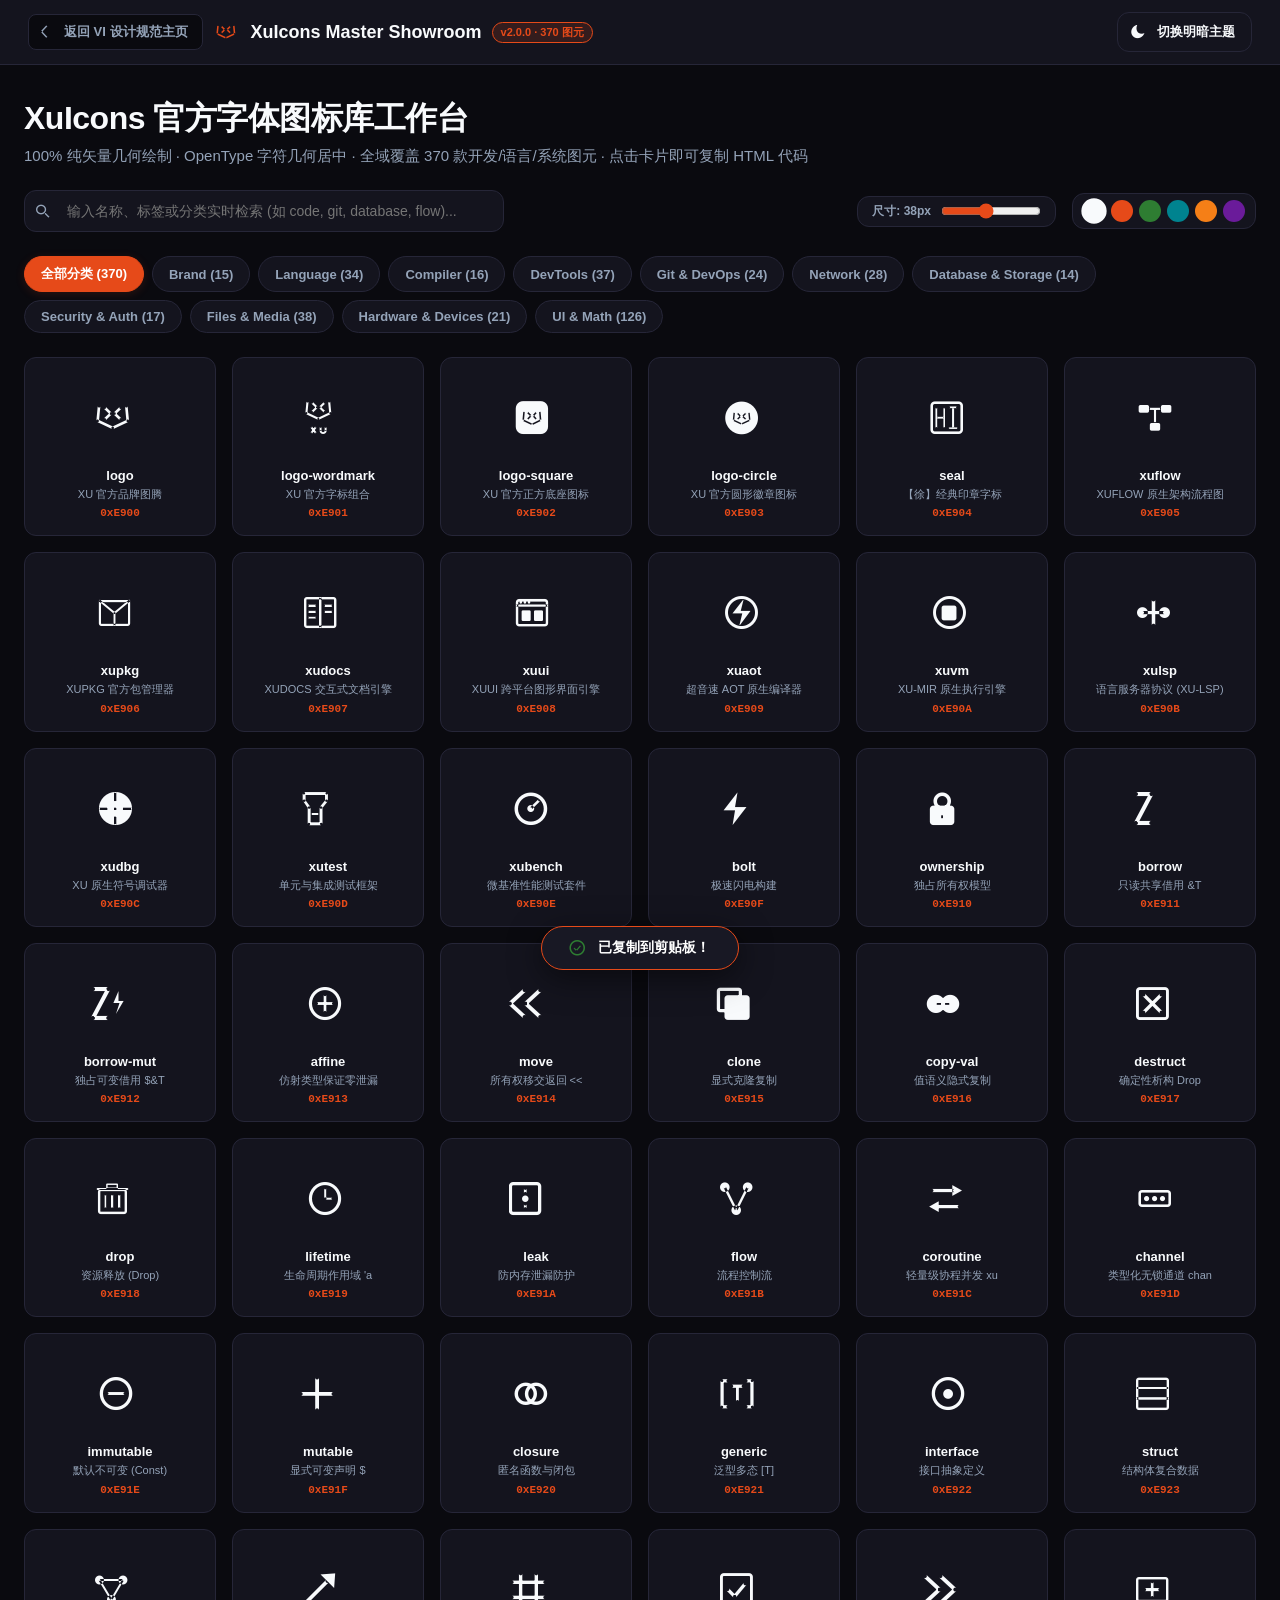
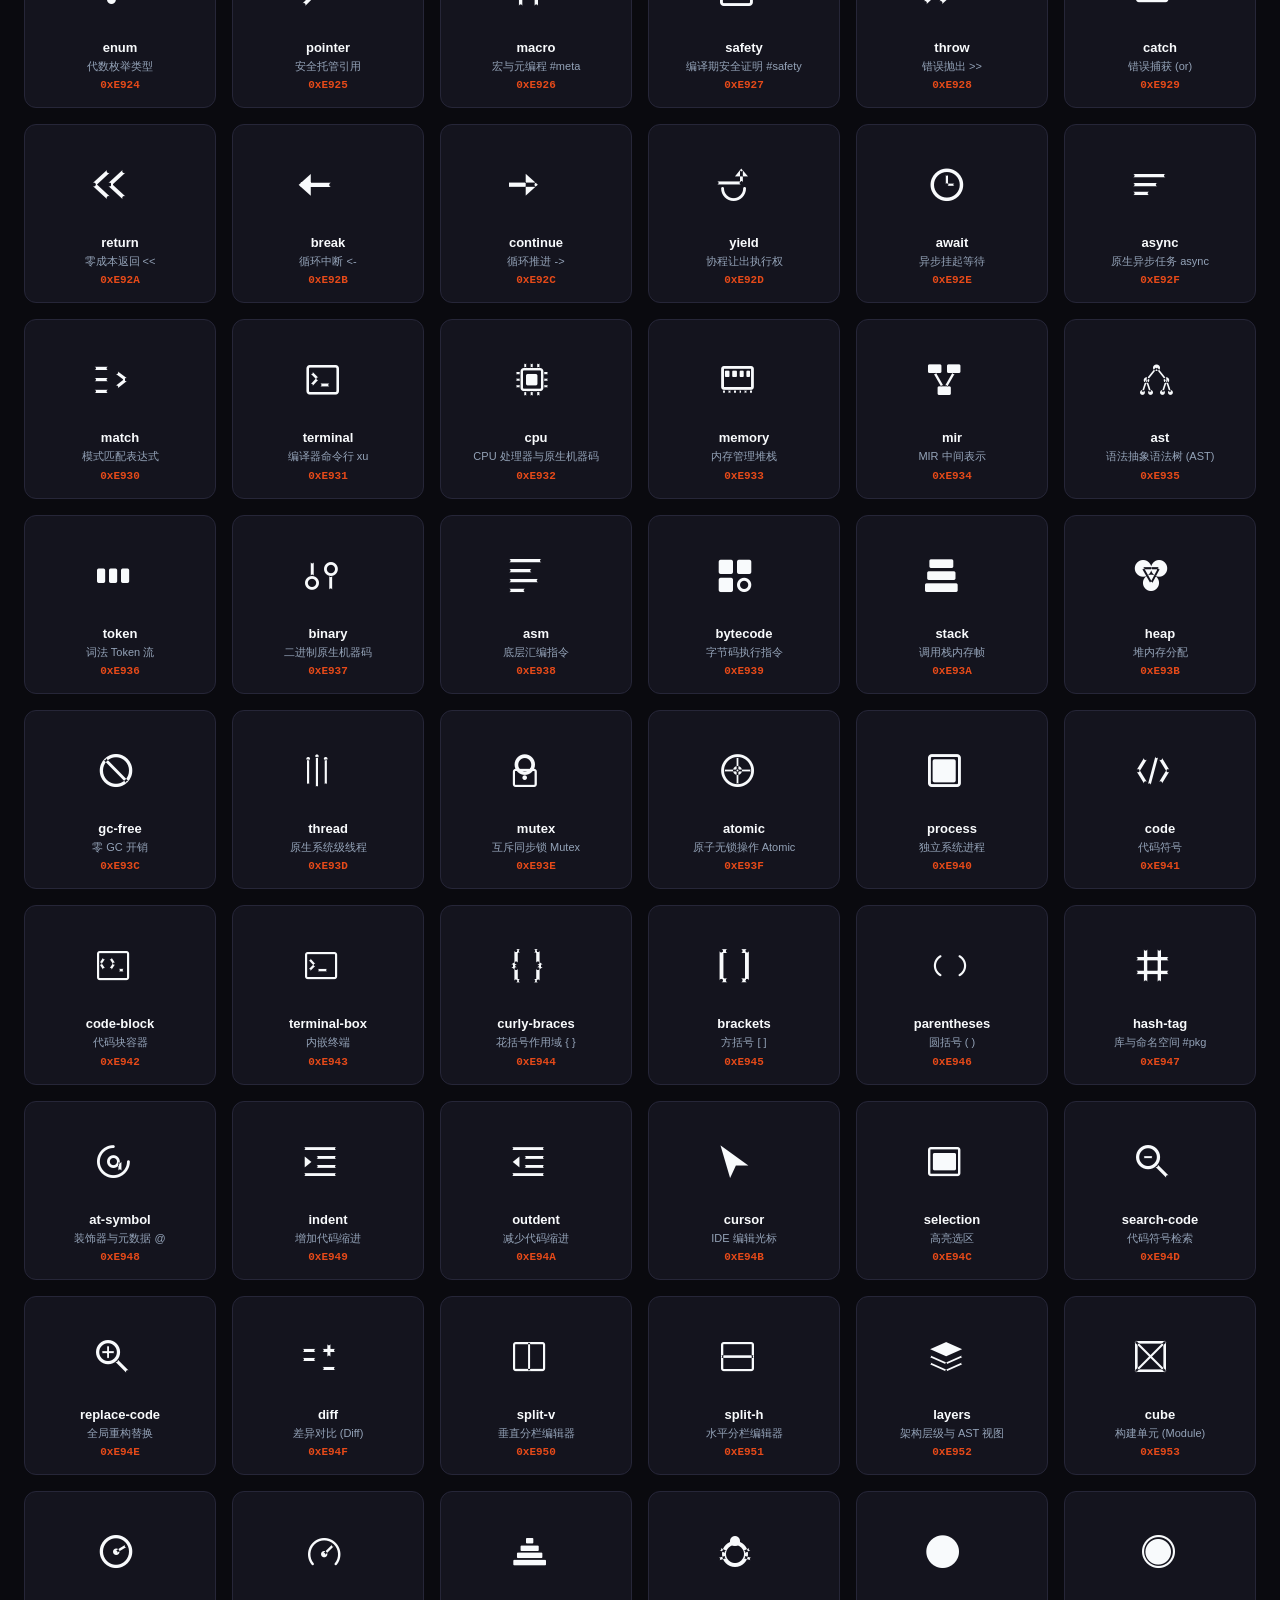
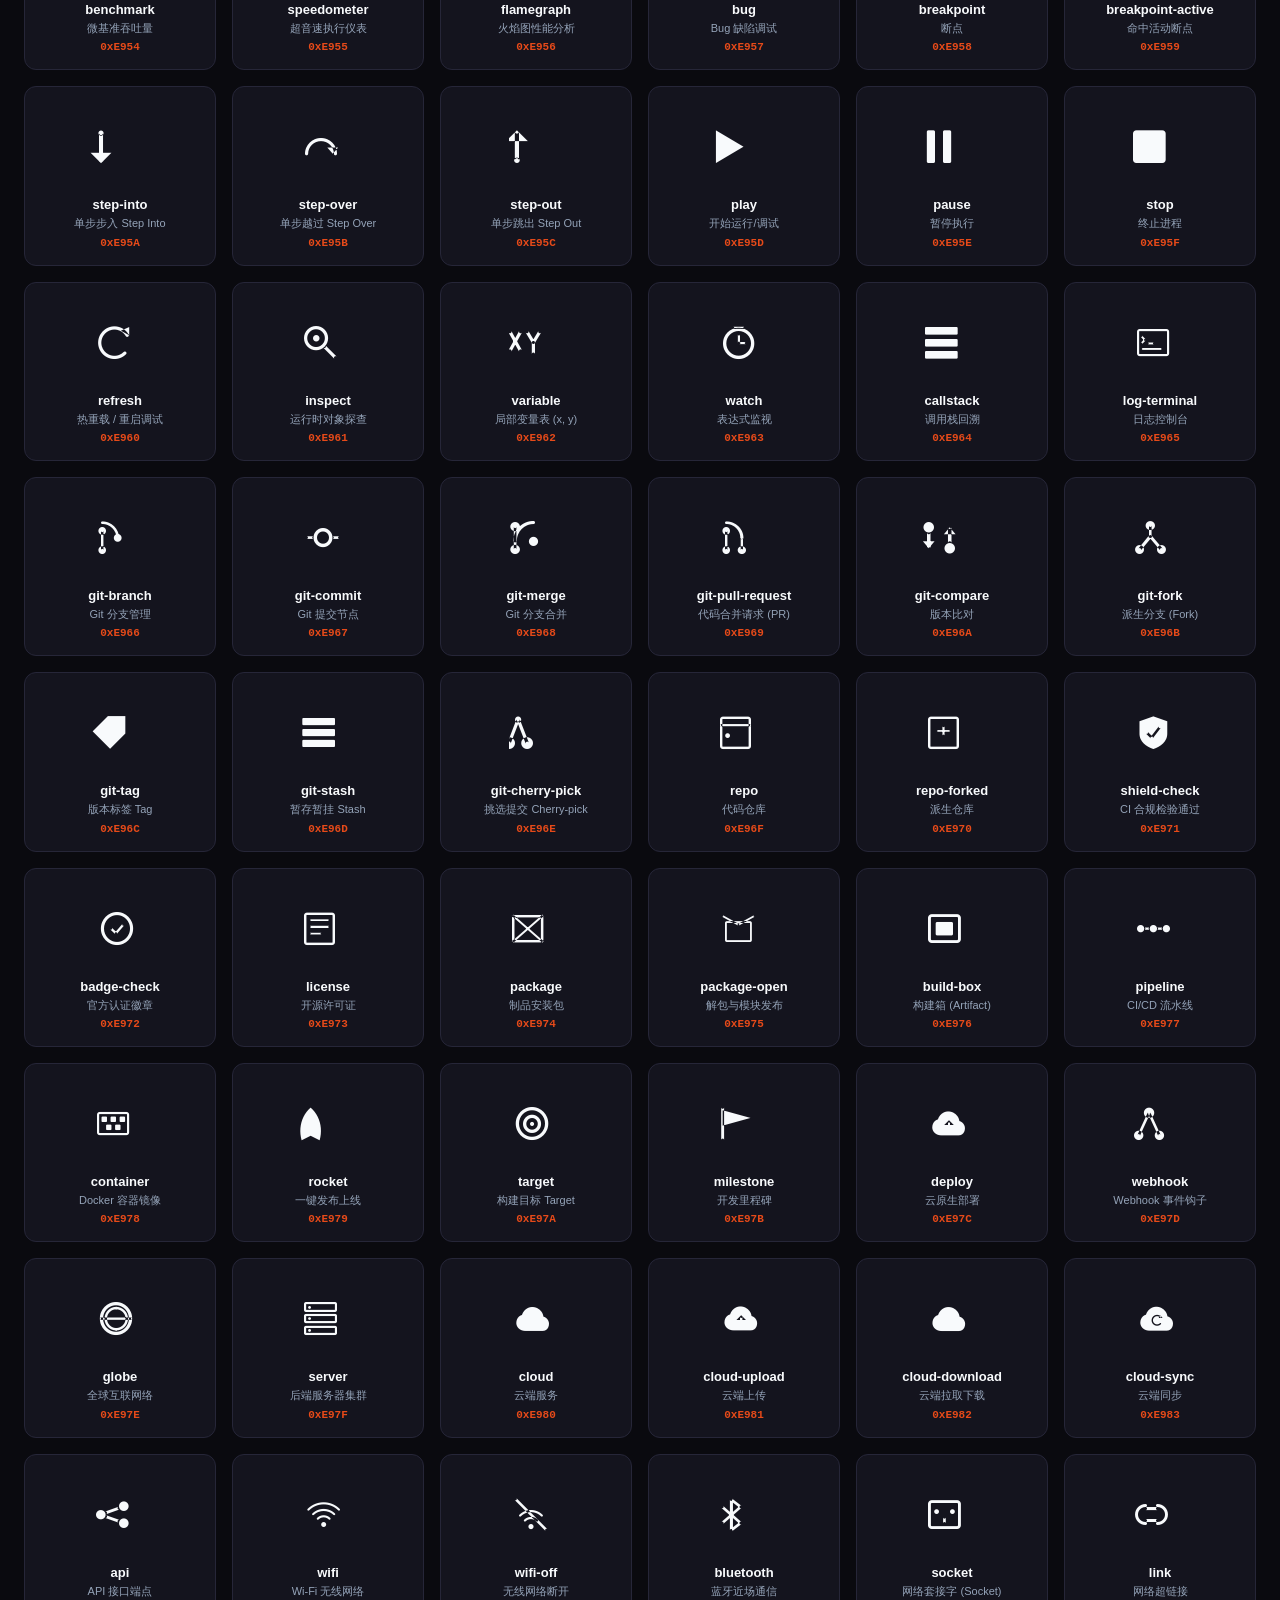
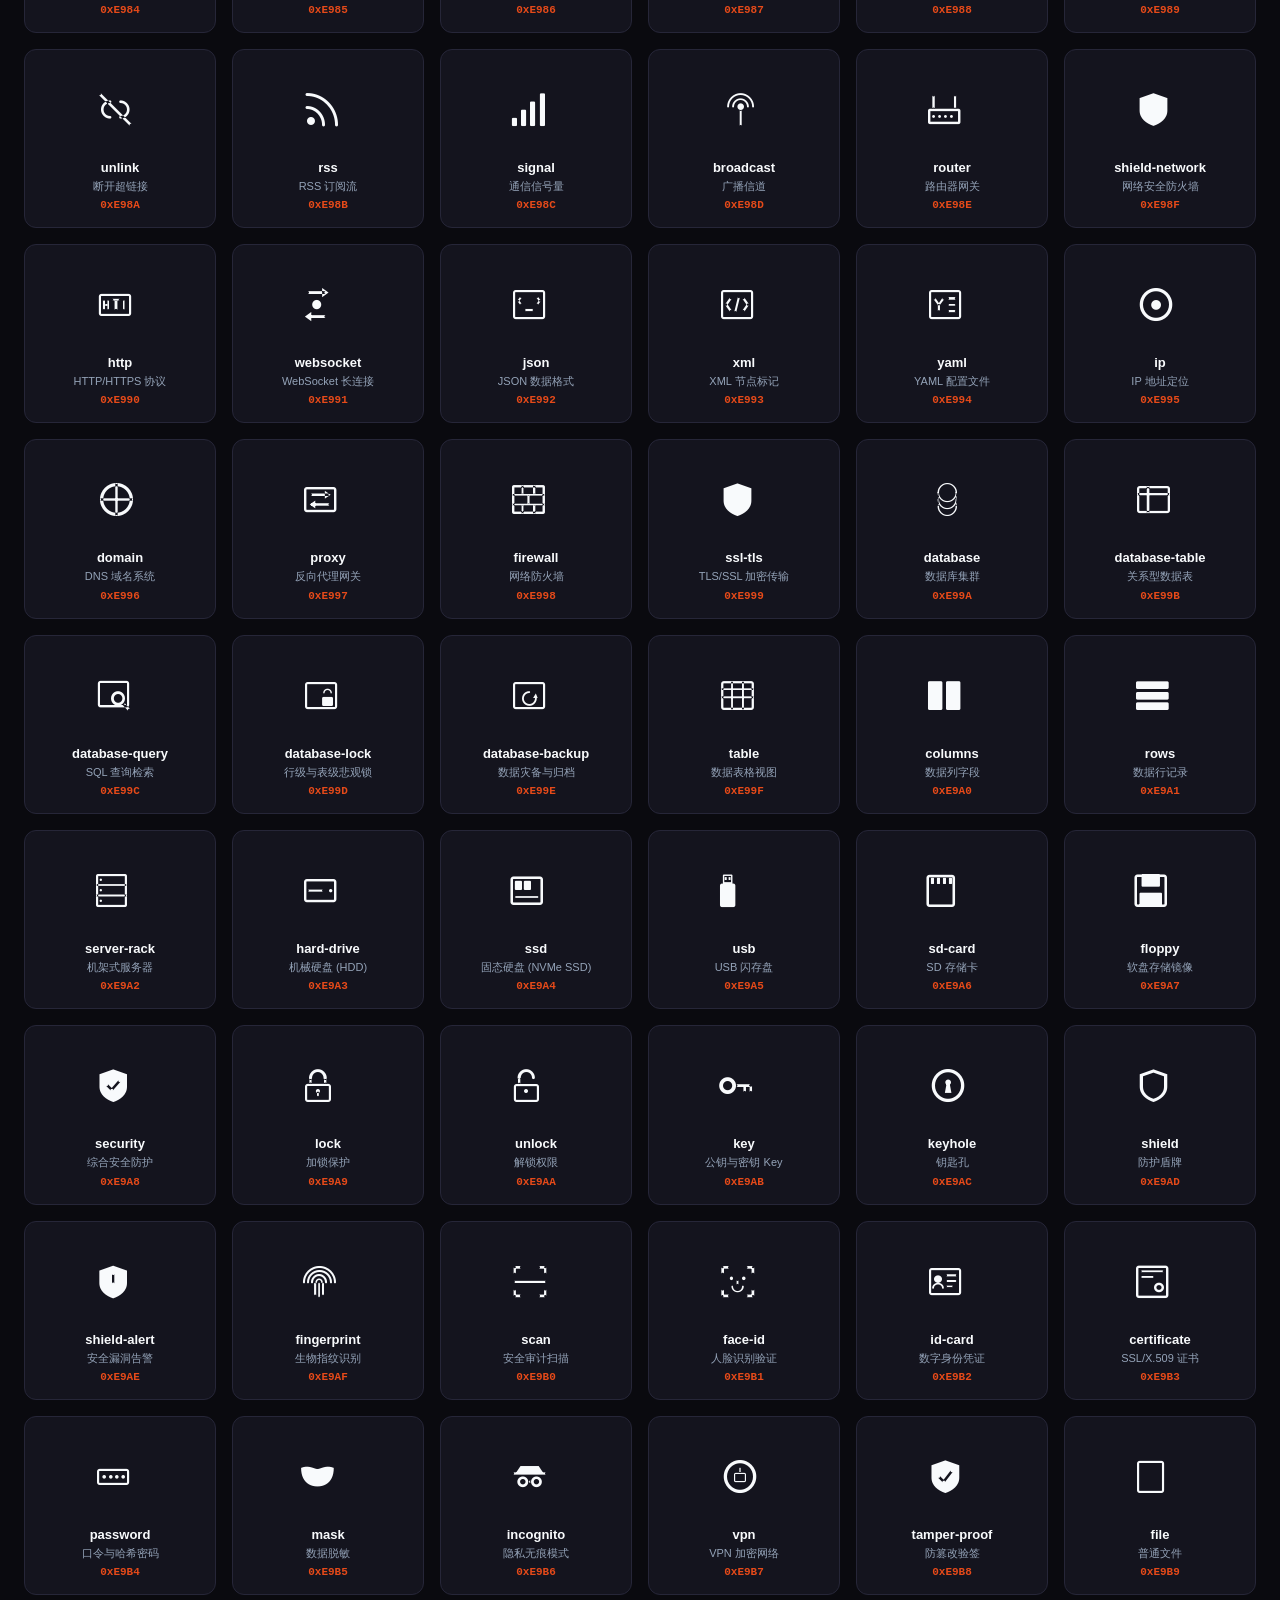
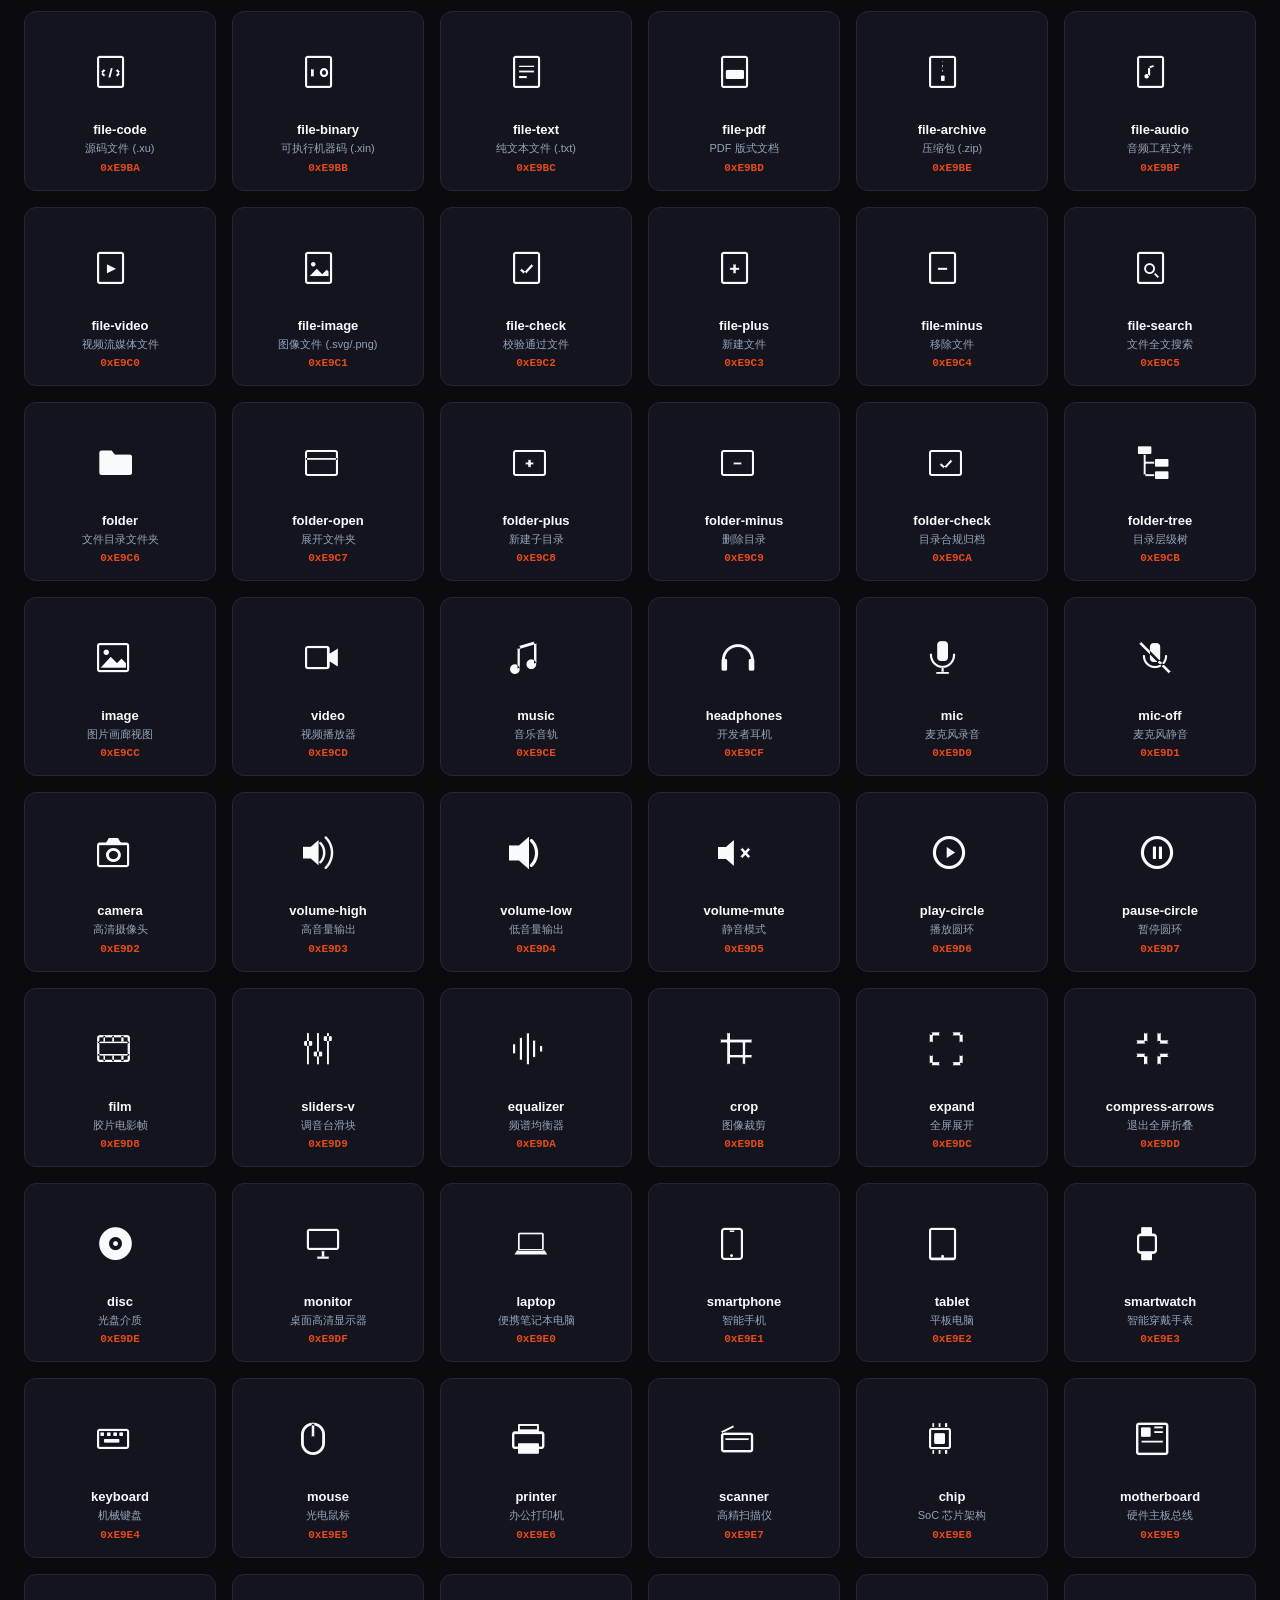
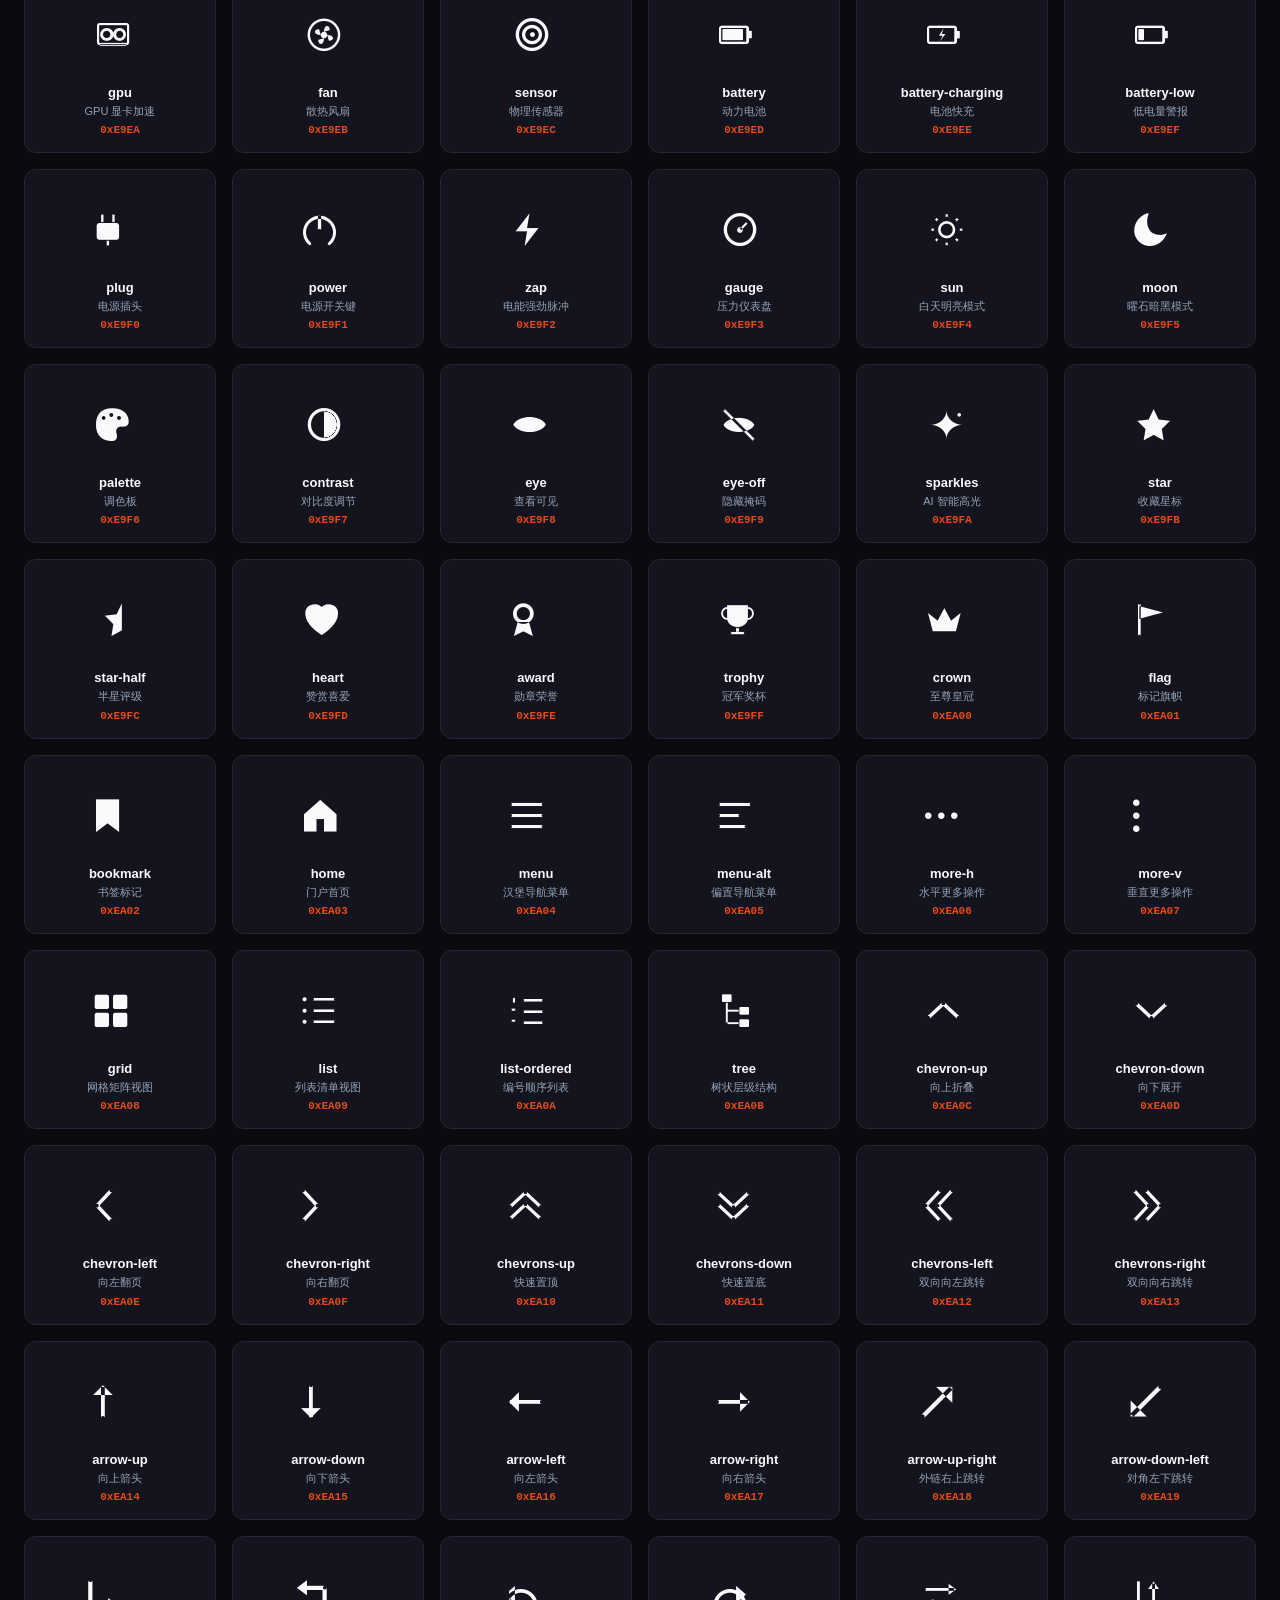
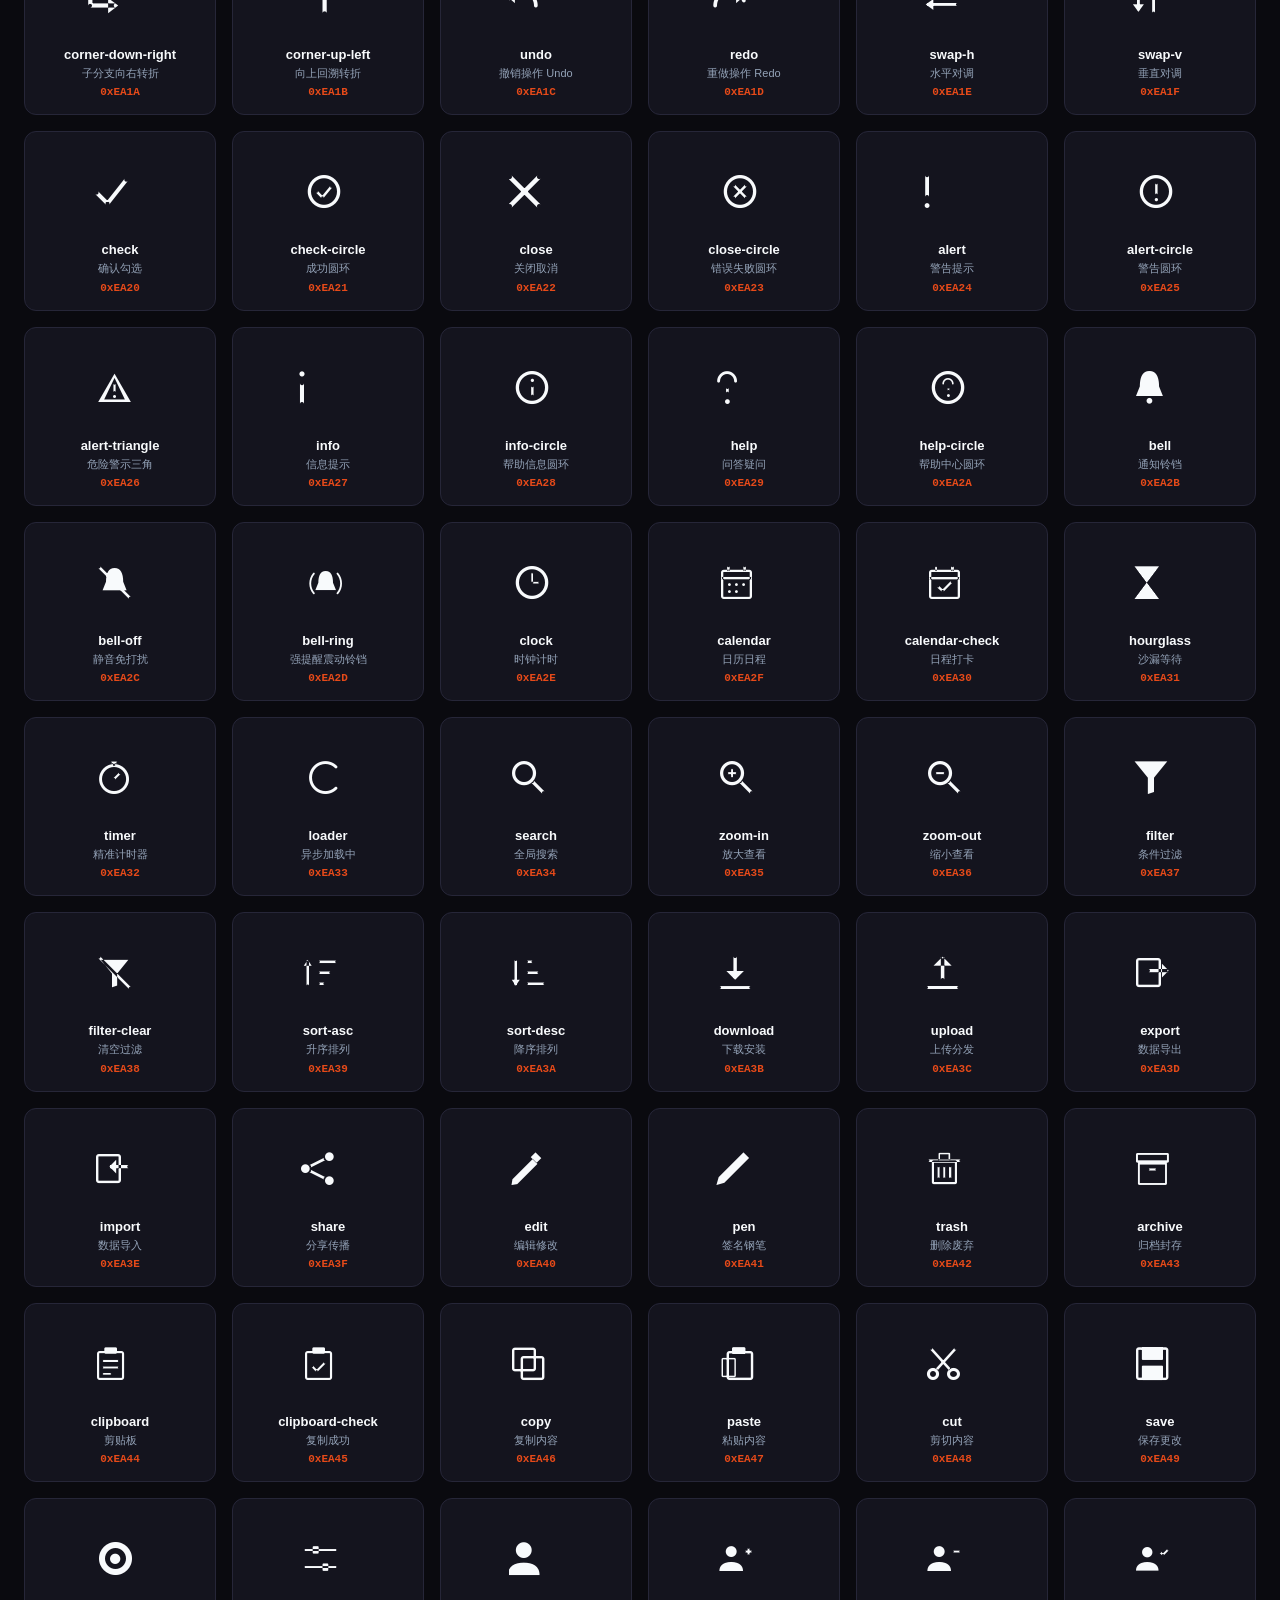
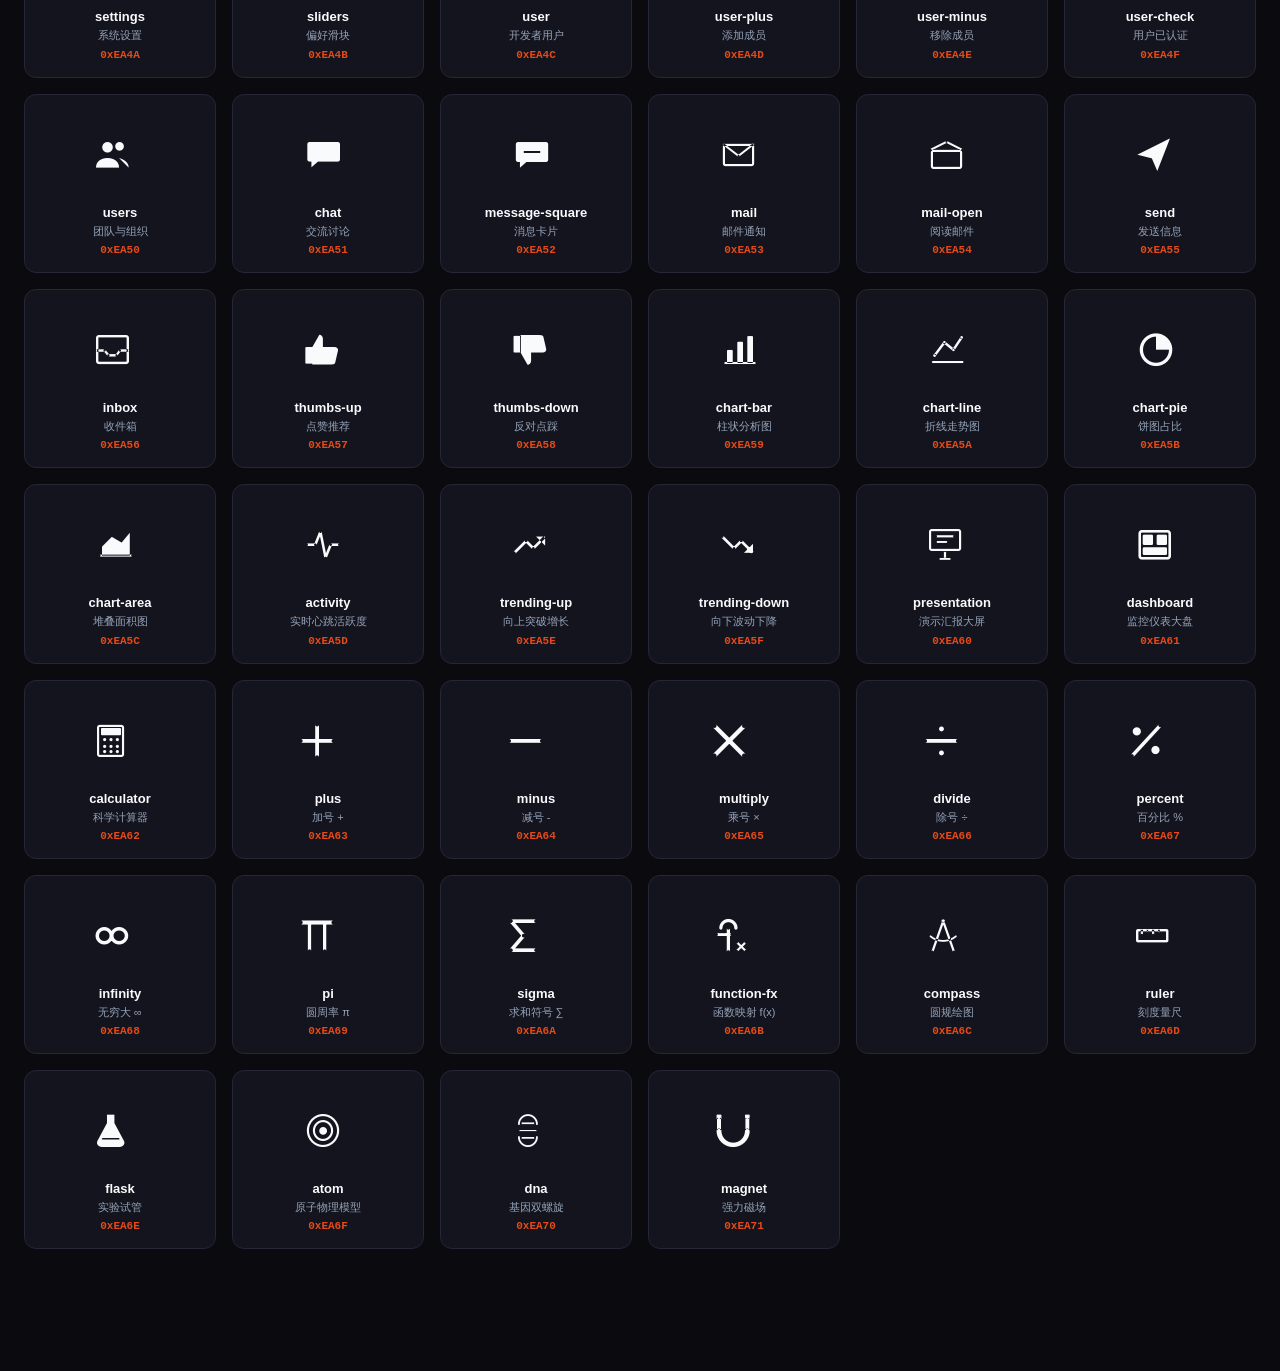
<file: examples/16_ui_webview/xu_design_system/www/fonts/demo.html>
<!DOCTYPE html>
<html lang="zh-CN" data-theme="dark">
<head>
  <meta charset="UTF-8">
  <meta name="viewport" content="width=device-width, initial-scale=1.0">
  <title>XuIcons Master Showroom (v2.0.0 · 370 款纯矢量图元)</title>
  <link rel="stylesheet" href="xu-icons.css">
  <style>
    @font-face {
      font-family: 'XuIcons';
      src: url('[data-uri]') format('woff'),
           url('xu-icons.woff') format('woff'),
           url('xu-icons.ttf') format('truetype');
      font-weight: normal;
      font-style: normal;
      font-display: block;
    }

    .xi {
      font-family: 'XuIcons' !important;
      speak: never;
      font-style: normal;
      font-weight: normal;
      font-variant: normal;
      text-transform: none;
      line-height: 1;
      -webkit-font-smoothing: antialiased;
      -moz-osx-font-smoothing: grayscale;
      display: inline-flex;
      align-items: center;
      justify-content: center;
      vertical-align: 0;
      letter-spacing: normal;
      text-rendering: auto;
    }

    .xi-spin {
      animation: xi-spin-kf 1s infinite linear;
    }
    @keyframes xi-spin-kf {
      0% { transform: rotate(0deg); }
      100% { transform: rotate(360deg); }
    }

    :root {
      --xu-brand: #E64A19;
      --xu-brand-glow: rgba(230, 74, 25, 0.15);
      --xu-bg: #0A0A0F;
      --xu-surface: #14141E;
      --xu-surface-hover: #1E1E2C;
      --xu-border: #262638;
      --xu-border-highlight: #3D3D56;
      --xu-text: #F8FAFC;
      --xu-text-sec: #94A3B8;
      --xu-radius: 12px;
      --xu-shadow: 0 8px 32px rgba(0,0,0,0.4);
    }
    [data-theme="light"] {
      --xu-brand: #BE123C;
      --xu-brand-glow: rgba(190, 18, 60, 0.08);
      --xu-bg: #F8F9FA;
      --xu-surface: #FFFFFF;
      --xu-surface-hover: #F1F3F5;
      --xu-border: #E2E8F0;
      --xu-border-highlight: #CBD5E1;
      --xu-text: #0F172A;
      --xu-text-sec: #64748B;
      --xu-shadow: 0 4px 20px rgba(0,0,0,0.06);
    }

    * { box-sizing: border-box; margin: 0; padding: 0; }
    body {
      font-family: -apple-system, BlinkMacSystemFont, "Segoe UI", Roboto, "PingFang SC", "Hiragino Sans GB", "Microsoft YaHei", sans-serif;
      background: var(--xu-bg);
      color: var(--xu-text);
      padding: 0 0 60px 0;
      transition: background 0.2s, color 0.2s;
      min-height: 100vh;
    }

    /* Top Nav Bar */
    .top-nav {
      background: var(--xu-surface);
      border-bottom: 1px solid var(--xu-border);
      position: sticky;
      top: 0;
      z-index: 100;
      backdrop-filter: blur(12px);
      padding: 12px 28px;
      display: flex;
      justify-content: space-between;
      align-items: center;
      gap: 16px;
    }
    .nav-left {
      display: flex;
      align-items: center;
      gap: 16px;
    }
    .back-btn {
      display: inline-flex;
      align-items: center;
      gap: 6px;
      padding: 8px 14px;
      border-radius: 8px;
      background: var(--xu-bg);
      border: 1px solid var(--xu-border);
      color: var(--xu-text-sec);
      text-decoration: none;
      font-size: 13px;
      font-weight: 700;
      transition: all 0.2s;
    }
    .back-btn:hover {
      color: var(--xu-text);
      border-color: var(--xu-brand);
    }
    .brand-title {
      font-size: 18px;
      font-weight: 900;
      display: flex;
      align-items: center;
      gap: 10px;
    }
    .brand-title span.badge {
      font-size: 11px;
      background: var(--xu-brand-glow);
      color: var(--xu-brand);
      border: 1px solid var(--xu-brand);
      padding: 2px 8px;
      border-radius: 12px;
      font-weight: 800;
    }

    /* Hero Banner */
    .hero {
      max-width: 1400px;
      margin: 32px auto 24px;
      padding: 0 24px;
      display: flex;
      justify-content: space-between;
      align-items: flex-end;
      flex-wrap: wrap;
      gap: 20px;
    }
    .hero-text h1 {
      font-size: 32px;
      font-weight: 900;
      letter-spacing: -0.5px;
    }
    .hero-text p {
      color: var(--xu-text-sec);
      font-size: 15px;
      margin-top: 6px;
    }

    /* Action Controls Toolbar */
    .toolbar {
      max-width: 1400px;
      margin: 0 auto 24px;
      padding: 0 24px;
      display: flex;
      gap: 16px;
      flex-wrap: wrap;
      align-items: center;
      justify-content: space-between;
    }
    .search-wrap {
      position: relative;
      flex: 1;
      min-width: 280px;
      max-width: 480px;
    }
    .search-wrap input {
      width: 100%;
      padding: 12px 16px 12px 42px;
      border: 1px solid var(--xu-border);
      border-radius: var(--xu-radius);
      background: var(--xu-surface);
      color: var(--xu-text);
      font-size: 14px;
      outline: none;
      transition: all 0.2s;
    }
    .search-wrap input:focus {
      border-color: var(--xu-brand);
      box-shadow: 0 0 0 3px var(--xu-brand-glow);
    }
    .search-wrap i.search-ico {
      position: absolute;
      left: 14px;
      top: 13px;
      color: var(--xu-text-sec);
      font-size: 16px;
    }
    .tools-right {
      display: flex;
      align-items: center;
      gap: 16px;
      flex-wrap: wrap;
    }
    .slider-ctrl {
      display: flex;
      align-items: center;
      gap: 10px;
      background: var(--xu-surface);
      border: 1px solid var(--xu-border);
      padding: 6px 14px;
      border-radius: var(--xu-radius);
      font-size: 12px;
      color: var(--xu-text-sec);
      font-weight: 700;
    }
    .slider-ctrl input[type="range"] {
      width: 100px;
      cursor: pointer;
      accent-color: var(--xu-brand);
    }
    .color-picker-group {
      display: flex;
      gap: 6px;
      background: var(--xu-surface);
      border: 1px solid var(--xu-border);
      padding: 6px 10px;
      border-radius: var(--xu-radius);
    }
    .color-dot {
      width: 22px;
      height: 22px;
      border-radius: 50%;
      cursor: pointer;
      border: 2px solid transparent;
      transition: transform 0.2s, border-color 0.2s;
    }
    .color-dot:hover, .color-dot.active {
      transform: scale(1.15);
      border-color: var(--xu-text);
    }
    .theme-btn {
      padding: 10px 16px;
      border-radius: var(--xu-radius);
      border: 1px solid var(--xu-border);
      background: var(--xu-surface);
      color: var(--xu-text);
      cursor: pointer;
      font-size: 13px;
      font-weight: 700;
      display: flex;
      align-items: center;
      gap: 8px;
    }

    /* Categories Tabs */
    .cats-container {
      max-width: 1400px;
      margin: 0 auto 24px;
      padding: 0 24px;
      display: flex;
      gap: 8px;
      flex-wrap: wrap;
    }
    .cat-pill {
      padding: 8px 16px;
      border-radius: 20px;
      border: 1px solid var(--xu-border);
      background: var(--xu-surface);
      color: var(--xu-text-sec);
      font-size: 13px;
      font-weight: 700;
      cursor: pointer;
      transition: all 0.2s;
    }
    .cat-pill.active, .cat-pill:hover {
      background: var(--xu-brand);
      color: #FFF;
      border-color: var(--xu-brand);
      box-shadow: 0 2px 10px var(--xu-brand-glow);
    }

    /* Icons Grid */
    .icons-grid {
      max-width: 1400px;
      margin: 0 auto;
      padding: 0 24px;
      display: grid;
      grid-template-columns: repeat(auto-fill, minmax(180px, 1fr));
      gap: 16px;
    }
    .icon-card {
      background: var(--xu-surface);
      border: 1px solid var(--xu-border);
      border-radius: var(--xu-radius);
      padding: 24px 16px 16px;
      display: flex;
      flex-direction: column;
      align-items: center;
      cursor: pointer;
      transition: all 0.2s;
      position: relative;
      user-select: none;
    }
    .icon-card:hover {
      transform: translateY(-4px);
      box-shadow: var(--xu-shadow);
      border-color: var(--xu-brand);
      background: var(--xu-surface-hover);
    }
    .icon-box {
      width: 72px;
      height: 72px;
      display: flex;
      align-items: center;
      justify-content: center;
      margin-bottom: 14px;
      line-height: 0;
      text-align: center;
    }
    .icon-box i.xi {
      font-size: var(--icon-scale, 38px);
      transition: transform 0.2s;
    }
    .icon-card:hover .icon-box i.xi {
      transform: scale(1.18);
    }
    .card-name {
      font-size: 13px;
      font-weight: 800;
      color: var(--xu-text);
      text-align: center;
      word-break: break-all;
    }
    .card-label {
      font-size: 11px;
      color: var(--xu-text-sec);
      margin-top: 4px;
      text-align: center;
      line-height: 1.3;
    }
    .card-code {
      font-size: 11px;
      color: var(--xu-brand);
      font-family: ui-monospace, SFMono-Regular, Menlo, Monaco, Consolas, monospace;
      margin-top: 6px;
      font-weight: 700;
    }
    .card-tip {
      position: absolute;
      top: 8px;
      right: 8px;
      font-size: 10px;
      color: var(--xu-text-sec);
      opacity: 0;
      transition: opacity 0.2s;
    }
    .icon-card:hover .card-tip {
      opacity: 1;
    }

    /* Toast Notification */
    .toast {
      position: fixed;
      bottom: 30px;
      left: 50%;
      transform: translateX(-50%) translateY(100px);
      background: #181824;
      border: 1px solid var(--xu-brand);
      color: #FFF;
      padding: 12px 28px;
      border-radius: 30px;
      font-weight: 700;
      font-size: 14px;
      display: flex;
      align-items: center;
      gap: 10px;
      transition: transform 0.3s cubic-bezier(0.18, 0.89, 0.32, 1.28);
      z-index: 1000;
      box-shadow: 0 8px 32px rgba(0,0,0,0.5);
    }
    .toast.show {
      transform: translateX(-50%) translateY(0);
    }
  </style>
</head>
<body>
  <!-- Sticky Top Nav -->
  <header class="top-nav">
    <div class="nav-left">
      <a href="../index.html" class="back-btn"><i class="xi xi-chevron-left"></i> 返回 VI 设计规范主页</a>
      <div class="brand-title">
        <i class="xi xi-logo" style="color:var(--xu-brand); font-size:22px;"></i>
        <span>XuIcons Master Showroom</span>
        <span class="badge">v2.0.0 · 370 图元</span>
      </div>
    </div>
    <div class="nav-right">
      <button class="theme-btn" onclick="toggleTheme()"><i class="xi xi-moon"></i> 切换明暗主题</button>
    </div>
  </header>

  <!-- Hero Intro -->
  <section class="hero">
    <div class="hero-text">
      <h1>XuIcons 官方字体图标库工作台</h1>
      <p>100% 纯矢量几何绘制 · OpenType 字符几何居中 · 全域覆盖 370 款开发/语言/系统图元 · 点击卡片即可复制 HTML 代码</p>
    </div>
  </section>

  <!-- Interactive Controls Toolbar -->
  <section class="toolbar">
    <div class="search-wrap">
      <i class="xi xi-search search-ico"></i>
      <input type="text" id="search-input" placeholder="输入名称、标签或分类实时检索 (如 code, git, database, flow)...">
    </div>

    <div class="tools-right">
      <div class="slider-ctrl">
        <span>尺寸: <span id="size-val">38px</span></span>
        <input type="range" id="size-range" min="18" max="64" value="38">
      </div>

      <div class="color-picker-group">
        <div class="color-dot active" style="background:#F8FAFC;" onclick="setColor('default', this)" title="默认文本色"></div>
        <div class="color-dot" style="background:#E64A19;" onclick="setColor('#E64A19', this)" title="朱砂红 (Brand)"></div>
        <div class="color-dot" style="background:#2E7D32;" onclick="setColor('#2E7D32', this)" title="翠竹绿 (Success)"></div>
        <div class="color-dot" style="background:#00838F;" onclick="setColor('#00838F', this)" title="天青蓝 (Cyan)"></div>
        <div class="color-dot" style="background:#F57F17;" onclick="setColor('#F57F17', this)" title="向日金 (Gold)"></div>
        <div class="color-dot" style="background:#6A1B9A;" onclick="setColor('#6A1B9A', this)" title="紫棠色 (Purple)"></div>
      </div>
    </div>
  </section>

  <!-- Categories Filter -->
  <nav class="cats-container" id="cats-pills">
    <button class="cat-pill active" onclick="filterCat('all')">全部分类 (370)</button>
  </nav>

  <!-- Grid Display -->
  <main class="icons-grid" id="icons-grid"></main>

  <!-- Toast -->
  <div class="toast" id="toast-msg">
    <i class="xi xi-check-circle" style="color:#2E7D32; font-size:18px;"></i>
    <span id="toast-text">已复制到剪贴板！</span>
  </div>

  <script>
    const ICONS_DATA = [{"name": "logo", "category": "Brand", "label": "XU 官方品牌图腾", "path": "M 182.1 277.3 L 152.1 587.3 A 28.0 28.0 0 0 1 207.9 592.7 L 237.9 282.7 A 28.0 28.0 0 0 1 182.1 277.3 Z M 168.1 615.4 L 488.1 765.4 A 28.0 28.0 0 0 1 511.9 714.6 L 191.9 564.6 A 28.0 28.0 0 0 1 168.1 615.4 Z M 511.9 765.4 L 831.9 615.4 A 28.0 28.0 0 0 1 808.1 564.6 L 488.1 714.6 A 28.0 28.0 0 0 1 511.9 765.4 Z M 847.9 587.3 L 817.9 277.3 A 28.0 28.0 0 0 1 762.1 282.7 L 792.1 592.7 A 28.0 28.0 0 0 1 847.9 587.3 Z M 310.5 330.1 L 440.5 456.1 A 28.0 28.0 0 0 1 479.5 415.9 L 349.5 289.9 A 28.0 28.0 0 0 1 310.5 330.1 Z M 440.7 415.7 L 310.7 539.7 A 28.0 28.0 0 0 1 349.3 580.3 L 479.3 456.3 A 28.0 28.0 0 0 1 440.7 415.7 Z M 650.5 289.9 L 520.5 415.9 A 28.0 28.0 0 0 1 559.5 456.1 L 689.5 330.1 A 28.0 28.0 0 0 1 650.5 289.9 Z M 520.7 456.3 L 650.7 580.3 A 28.0 28.0 0 0 1 689.3 539.7 L 559.3 415.7 A 28.0 28.0 0 0 1 520.7 456.3 Z", "code": 59648}, {"name": "logo-wordmark", "category": "Brand", "label": "XU 官方字标组合", "path": "M 239.3 127.4 L 214.7 381.6 A 23.0 23.0 0 0 1 260.5 386.0 L 285.1 131.8 A 23.0 23.0 0 0 1 239.3 127.4 Z M 227.9 404.6 L 490.3 527.6 A 23.0 23.0 0 0 1 509.7 486.0 L 247.3 363.0 A 23.0 23.0 0 0 1 227.9 404.6 Z M 509.7 527.6 L 772.1 404.6 A 23.0 23.0 0 0 1 752.7 363.0 L 490.3 486.0 A 23.0 23.0 0 0 1 509.7 527.6 Z M 785.3 381.6 L 760.7 127.4 A 23.0 23.0 0 0 1 714.9 131.8 L 739.5 386.0 A 23.0 23.0 0 0 1 785.3 381.6 Z M 344.6 170.7 L 451.2 274.0 A 23.0 23.0 0 0 1 483.2 241.0 L 376.6 137.7 A 23.0 23.0 0 0 1 344.6 170.7 Z M 451.4 240.9 L 344.8 342.6 A 23.0 23.0 0 0 1 376.4 375.8 L 483.0 274.1 A 23.0 23.0 0 0 1 451.4 240.9 Z M 623.4 137.7 L 516.8 241.0 A 23.0 23.0 0 0 1 548.8 274.0 L 655.4 170.7 A 23.0 23.0 0 0 1 623.4 137.7 Z M 517.0 274.1 L 623.6 375.8 A 23.0 23.0 0 0 1 655.2 342.6 L 548.6 240.9 A 23.0 23.0 0 0 1 517.0 274.1 Z M 323.1 692.4 L 433.1 842.4 A 21.0 21.0 0 0 1 466.9 817.6 L 356.9 667.6 A 21.0 21.0 0 0 1 323.1 692.4 Z M 433.1 667.6 L 323.1 817.6 A 21.0 21.0 0 0 1 356.9 842.4 L 466.9 692.4 A 21.0 21.0 0 0 1 433.1 667.6 Z M 529.0 680.0 L 529.0 770.0 A 21.0 21.0 0 0 1 571.0 770.0 L 571.0 680.0 A 21.0 21.0 0 0 1 529.0 680.0 Z M 639.0 680.0 L 639.0 770.0 A 21.0 21.0 0 0 1 681.0 770.0 L 681.0 680.0 A 21.0 21.0 0 0 1 639.0 680.0 Z M 529 770 A 65.5 65.5 0 0 0 681 770 L 639 770 A 23.5 23.5 0 0 1 571 770 Z", "code": 59649}, {"name": "logo-square", "category": "Brand", "label": "XU 官方正方底座图标", "path": "M 280 100 L 720 100 A 180 180 0 0 1 900 280 L 900 720 A 180 180 0 0 1 720 900 L 280 900 A 180 180 0 0 1 100 720 L 100 280 A 180 180 0 0 1 280 100 Z M 283.8 348.6 L 263.4 559.4 A 19.0 19.0 0 0 1 301.4 563.0 L 321.8 352.2 A 19.0 19.0 0 0 1 283.8 348.6 Z M 274.3 578.4 L 491.9 680.4 A 19.0 19.0 0 0 1 508.1 646.0 L 290.5 544.0 A 19.0 19.0 0 0 1 274.3 578.4 Z M 508.1 680.4 L 725.7 578.4 A 19.0 19.0 0 0 1 709.5 544.0 L 491.9 646.0 A 19.0 19.0 0 0 1 508.1 680.4 Z M 736.6 559.4 L 716.2 348.6 A 19.0 19.0 0 0 1 678.2 352.2 L 698.6 563.0 A 19.0 19.0 0 0 1 736.6 559.4 Z M 371.1 384.5 L 459.5 470.2 A 19.0 19.0 0 0 1 486.1 442.8 L 397.7 357.1 A 19.0 19.0 0 0 1 371.1 384.5 Z M 459.7 442.7 L 371.3 527.0 A 19.0 19.0 0 0 1 397.5 554.6 L 485.9 470.3 A 19.0 19.0 0 0 1 459.7 442.7 Z M 602.3 357.1 L 513.9 442.8 A 19.0 19.0 0 0 1 540.5 470.2 L 628.9 384.5 A 19.0 19.0 0 0 1 602.3 357.1 Z M 514.1 470.3 L 602.5 554.6 A 19.0 19.0 0 0 1 628.7 527.0 L 540.3 442.7 A 19.0 19.0 0 0 1 514.1 470.3 Z", "code": 59650}, {"name": "logo-circle", "category": "Brand", "label": "XU 官方圆形徽章图标", "path": "M 500 60 A 440 440 0 1 1 500 940 A 440 440 0 1 1 500 60 Z M 283.8 348.6 L 263.4 559.4 A 19.0 19.0 0 0 1 301.4 563.0 L 321.8 352.2 A 19.0 19.0 0 0 1 283.8 348.6 Z M 274.3 578.4 L 491.9 680.4 A 19.0 19.0 0 0 1 508.1 646.0 L 290.5 544.0 A 19.0 19.0 0 0 1 274.3 578.4 Z M 508.1 680.4 L 725.7 578.4 A 19.0 19.0 0 0 1 709.5 544.0 L 491.9 646.0 A 19.0 19.0 0 0 1 508.1 680.4 Z M 736.6 559.4 L 716.2 348.6 A 19.0 19.0 0 0 1 678.2 352.2 L 698.6 563.0 A 19.0 19.0 0 0 1 736.6 559.4 Z M 371.1 384.5 L 459.5 470.2 A 19.0 19.0 0 0 1 486.1 442.8 L 397.7 357.1 A 19.0 19.0 0 0 1 371.1 384.5 Z M 459.7 442.7 L 371.3 527.0 A 19.0 19.0 0 0 1 397.5 554.6 L 485.9 470.3 A 19.0 19.0 0 0 1 459.7 442.7 Z M 602.3 357.1 L 513.9 442.8 A 19.0 19.0 0 0 1 540.5 470.2 L 628.9 384.5 A 19.0 19.0 0 0 1 602.3 357.1 Z M 514.1 470.3 L 602.5 554.6 A 19.0 19.0 0 0 1 628.7 527.0 L 540.3 442.7 A 19.0 19.0 0 0 1 514.1 470.3 Z", "code": 59651}, {"name": "seal", "category": "Brand", "label": "【徐】经典印章字标", "path": "M 220 120 L 780 120 A 100 100 0 0 1 880 220 L 880 780 A 100 100 0 0 1 780 880 L 220 880 A 100 100 0 0 1 120 780 L 120 220 A 100 100 0 0 1 220 120 Z M 220 180 A 40 40 0 0 0 180 220 L 180 780 A 40 40 0 0 0 220 820 L 780 820 A 40 40 0 0 0 820 780 L 820 220 A 40 40 0 0 0 780 180 Z M 237.5 260.0 L 237.5 740.0 A 22.5 22.5 0 0 1 282.5 740.0 L 282.5 260.0 A 22.5 22.5 0 0 1 237.5 260.0 Z M 260.0 522.5 L 440.0 522.5 A 22.5 22.5 0 0 1 440.0 477.5 L 260.0 477.5 A 22.5 22.5 0 0 1 260.0 522.5 Z M 417.5 260.0 L 417.5 740.0 A 22.5 22.5 0 0 1 462.5 740.0 L 462.5 260.0 A 22.5 22.5 0 0 1 417.5 260.0 Z M 560.0 282.5 L 740.0 282.5 A 22.5 22.5 0 0 1 740.0 237.5 L 560.0 237.5 A 22.5 22.5 0 0 1 560.0 282.5 Z M 627.5 260.0 L 627.5 740.0 A 22.5 22.5 0 0 1 672.5 740.0 L 672.5 260.0 A 22.5 22.5 0 0 1 627.5 260.0 Z M 540.0 762.5 L 760.0 762.5 A 22.5 22.5 0 0 1 760.0 717.5 L 540.0 717.5 A 22.5 22.5 0 0 1 540.0 762.5 Z", "code": 59652}, {"name": "xuflow", "category": "Brand", "label": "XUFLOW 原生架构流程图", "path": "M 160 200 L 320 200 A 40 40 0 0 1 360 240 L 360 340 A 40 40 0 0 1 320 380 L 160 380 A 40 40 0 0 1 120 340 L 120 240 A 40 40 0 0 1 160 200 Z M 680 200 L 840 200 A 40 40 0 0 1 880 240 L 880 340 A 40 40 0 0 1 840 380 L 680 380 A 40 40 0 0 1 640 340 L 640 240 A 40 40 0 0 1 680 200 Z M 420 620 L 580 620 A 40 40 0 0 1 620 660 L 620 760 A 40 40 0 0 1 580 800 L 420 800 A 40 40 0 0 1 380 760 L 380 660 A 40 40 0 0 1 420 620 Z M 360.0 315.0 L 640.0 315.0 A 25.0 25.0 0 0 1 640.0 265.0 L 360.0 265.0 A 25.0 25.0 0 0 1 360.0 315.0 Z M 475.0 290.0 L 475.0 620.0 A 25.0 25.0 0 0 1 525.0 620.0 L 525.0 290.0 A 25.0 25.0 0 0 1 475.0 290.0 Z", "code": 59653}, {"name": "xupkg", "category": "Brand", "label": "XUPKG 官方包管理器", "path": "M 200 200 L 800 200 A 60 60 0 0 1 860 260 L 860 740 A 60 60 0 0 1 800 800 L 200 800 A 60 60 0 0 1 140 740 L 140 260 A 60 60 0 0 1 200 200 Z M 200 250 A 10 10 0 0 0 190 260 L 190 740 A 10 10 0 0 0 200 750 L 800 750 A 10 10 0 0 0 810 740 L 810 260 A 10 10 0 0 0 800 250 Z M 125.6 217.3 L 485.6 517.3 A 22.5 22.5 0 0 1 514.4 482.7 L 154.4 182.7 A 22.5 22.5 0 0 1 125.6 217.3 Z M 845.6 182.7 L 485.6 482.7 A 22.5 22.5 0 0 1 514.4 517.3 L 874.4 217.3 A 22.5 22.5 0 0 1 845.6 182.7 Z M 477.5 500.0 L 477.5 800.0 A 22.5 22.5 0 0 1 522.5 800.0 L 522.5 500.0 A 22.5 22.5 0 0 1 477.5 500.0 Z", "code": 59654}, {"name": "xudocs", "category": "Brand", "label": "XUDOCS 交互式文档引擎", "path": "M 220 180 L 780 180 A 60 60 0 0 1 840 240 L 840 760 A 60 60 0 0 1 780 820 L 220 820 A 60 60 0 0 1 160 760 L 160 240 A 60 60 0 0 1 220 180 Z M 220 230 A 10 10 0 0 0 210 240 L 210 760 A 10 10 0 0 0 220 770 L 780 770 A 10 10 0 0 0 790 760 L 790 240 A 10 10 0 0 0 780 230 Z M 475.0 180.0 L 475.0 820.0 A 25.0 25.0 0 0 1 525.0 820.0 L 525.0 180.0 A 25.0 25.0 0 0 1 475.0 180.0 Z M 240.0 380.0 L 420.0 380.0 A 20.0 20.0 0 0 1 420.0 340.0 L 240.0 340.0 A 20.0 20.0 0 0 1 240.0 380.0 Z M 240.0 500.0 L 420.0 500.0 A 20.0 20.0 0 0 1 420.0 460.0 L 240.0 460.0 A 20.0 20.0 0 0 1 240.0 500.0 Z M 240.0 620.0 L 420.0 620.0 A 20.0 20.0 0 0 1 420.0 580.0 L 240.0 580.0 A 20.0 20.0 0 0 1 240.0 620.0 Z M 580.0 380.0 L 760.0 380.0 A 20.0 20.0 0 0 1 760.0 340.0 L 580.0 340.0 A 20.0 20.0 0 0 1 580.0 380.0 Z M 580.0 500.0 L 760.0 500.0 A 20.0 20.0 0 0 1 760.0 460.0 L 580.0 460.0 A 20.0 20.0 0 0 1 580.0 500.0 Z", "code": 59655}, {"name": "xuui", "category": "Brand", "label": "XUUI 跨平台图形界面引擎", "path": "M 180 160 L 820 160 A 80 80 0 0 1 900 240 L 900 760 A 80 80 0 0 1 820 840 L 180 840 A 80 80 0 0 1 100 760 L 100 240 A 80 80 0 0 1 180 160 Z M 180 220 A 20 20 0 0 0 160 240 L 160 760 A 20 20 0 0 0 180 780 L 820 780 A 20 20 0 0 0 840 760 L 840 240 A 20 20 0 0 0 820 220 Z M 100.0 350.0 L 900.0 350.0 A 30.0 30.0 0 0 1 900.0 290.0 L 100.0 290.0 A 30.0 30.0 0 0 1 100.0 350.0 Z M 220 210 A 30 30 0 1 1 220 270 A 30 30 0 1 1 220 210 Z M 320 210 A 30 30 0 1 1 320 270 A 30 30 0 1 1 320 210 Z M 420 210 A 30 30 0 1 1 420 270 A 30 30 0 1 1 420 210 Z M 270 440 L 430 440 A 30 30 0 0 1 460 470 L 460 670 A 30 30 0 0 1 430 700 L 270 700 A 30 30 0 0 1 240 670 L 240 470 A 30 30 0 0 1 270 440 Z M 570 440 L 730 440 A 30 30 0 0 1 760 470 L 760 670 A 30 30 0 0 1 730 700 L 570 700 A 30 30 0 0 1 540 670 L 540 470 A 30 30 0 0 1 570 440 Z", "code": 59656}, {"name": "xuaot", "category": "Brand", "label": "超音速 AOT 原生编译器", "path": "M 500 60 A 440 440 0 1 1 500 940 A 440 440 0 1 1 500 60 Z M 500 140 A 360 360 0 1 0 500 860 A 360 360 0 1 0 500 140 Z M 560 140 L 260 520 L 520 520 L 440 860 L 740 460 L 480 460 Z", "code": 59657}, {"name": "xuvm", "category": "Brand", "label": "XU-MIR 原生执行引擎", "path": "M 500 60 A 440 440 0 1 1 500 940 A 440 440 0 1 1 500 60 Z M 500 140 A 360 360 0 1 0 500 860 A 360 360 0 1 0 500 140 Z M 360 300 L 640 300 A 60 60 0 0 1 700 360 L 700 640 A 60 60 0 0 1 640 700 L 360 700 A 60 60 0 0 1 300 640 L 300 360 A 60 60 0 0 1 360 300 Z M 500 420 A 80 80 0 1 1 500 580 A 80 80 0 1 1 500 420 Z", "code": 59658}, {"name": "xulsp", "category": "Brand", "label": "语言服务器协议 (XU-LSP)", "path": "M 260 380 A 120 120 0 1 1 260 620 A 120 120 0 1 1 260 380 Z M 740 380 A 120 120 0 1 1 740 620 A 120 120 0 1 1 740 380 Z M 260.0 535.0 L 740.0 535.0 A 35.0 35.0 0 0 1 740.0 465.0 L 260.0 465.0 A 35.0 35.0 0 0 1 260.0 535.0 Z M 465.0 220.0 L 465.0 780.0 A 35.0 35.0 0 0 1 535.0 780.0 L 535.0 220.0 A 35.0 35.0 0 0 1 465.0 220.0 Z", "code": 59659}, {"name": "xudbg", "category": "Brand", "label": "XU 原生符号调试器", "path": "M 500 120 A 380 380 0 1 1 500 880 A 380 380 0 1 1 500 120 Z M 500 320 A 180 180 0 1 1 500 680 A 180 180 0 1 1 500 320 Z M 120.0 525.0 L 880.0 525.0 A 25.0 25.0 0 0 1 880.0 475.0 L 120.0 475.0 A 25.0 25.0 0 0 1 120.0 525.0 Z M 475.0 120.0 L 475.0 880.0 A 25.0 25.0 0 0 1 525.0 880.0 L 525.0 120.0 A 25.0 25.0 0 0 1 475.0 120.0 Z", "code": 59660}, {"name": "xutest", "category": "Brand", "label": "单元与集成测试框架", "path": "M 280.0 225.0 L 720.0 225.0 A 25.0 25.0 0 0 1 720.0 175.0 L 280.0 175.0 A 25.0 25.0 0 0 1 280.0 225.0 Z M 255.0 200.0 L 255.0 340.0 A 25.0 25.0 0 0 1 305.0 340.0 L 305.0 200.0 A 25.0 25.0 0 0 1 255.0 200.0 Z M 695.0 200.0 L 695.0 340.0 A 25.0 25.0 0 0 1 745.0 340.0 L 745.0 200.0 A 25.0 25.0 0 0 1 695.0 200.0 Z M 259.7 354.5 L 359.7 494.5 A 25.0 25.0 0 0 1 400.3 465.5 L 300.3 325.5 A 25.0 25.0 0 0 1 259.7 354.5 Z M 699.7 325.5 L 599.7 465.5 A 25.0 25.0 0 0 1 640.3 494.5 L 740.3 354.5 A 25.0 25.0 0 0 1 699.7 325.5 Z M 355.0 480.0 L 355.0 800.0 A 25.0 25.0 0 0 1 405.0 800.0 L 405.0 480.0 A 25.0 25.0 0 0 1 355.0 480.0 Z M 595.0 480.0 L 595.0 800.0 A 25.0 25.0 0 0 1 645.0 800.0 L 645.0 480.0 A 25.0 25.0 0 0 1 595.0 480.0 Z M 380.0 825.0 L 620.0 825.0 A 25.0 25.0 0 0 1 620.0 775.0 L 380.0 775.0 A 25.0 25.0 0 0 1 380.0 825.0 Z M 420.0 620.0 L 580.0 620.0 A 20.0 20.0 0 0 1 580.0 580.0 L 420.0 580.0 A 20.0 20.0 0 0 1 420.0 620.0 Z", "code": 59661}, {"name": "xubench", "category": "Brand", "label": "微基准性能测试套件", "path": "M 500 160 A 380 380 0 1 1 500 920 A 380 380 0 1 1 500 160 Z M 500 240 A 300 300 0 1 0 500 840 A 300 300 0 1 0 500 240 Z M 521.2 561.2 L 721.2 361.2 A 30.0 30.0 0 0 1 678.8 318.8 L 478.8 518.8 A 30.0 30.0 0 0 1 521.2 561.2 Z M 500 460 A 80 80 0 1 1 500 620 A 80 80 0 1 1 500 460 Z", "code": 59662}, {"name": "bolt", "category": "Language", "label": "极速闪电构建", "path": "M 560 100 L 220 540 L 500 540 L 440 900 L 780 460 L 500 460 Z", "code": 59663}, {"name": "ownership", "category": "Language", "label": "独占所有权模型", "path": "M 500 140 A 200 200 0 1 1 500 540 A 200 200 0 1 1 500 140 Z M 500 220 A 120 120 0 1 0 500 460 A 120 120 0 1 0 500 220 Z M 300 440 L 700 440 A 80 80 0 0 1 780 520 L 780 800 A 80 80 0 0 1 700 880 L 300 880 A 80 80 0 0 1 220 800 L 220 520 A 80 80 0 0 1 300 440 Z M 500 570 A 50 50 0 1 1 500 670 A 50 50 0 1 1 500 570 Z M 480.0 620.0 L 480.0 740.0 A 20.0 20.0 0 0 1 520.0 740.0 L 520.0 620.0 A 20.0 20.0 0 0 1 480.0 620.0 Z", "code": 59664}, {"name": "borrow", "category": "Language", "label": "只读共享借用 &T", "path": "M 350.0 260.0 L 650.0 260.0 A 40.0 40.0 0 0 1 650.0 180.0 L 350.0 180.0 A 40.0 40.0 0 0 1 350.0 260.0 Z M 614.7 201.1 L 314.7 761.1 A 40.0 40.0 0 0 1 385.3 798.9 L 685.3 238.9 A 40.0 40.0 0 0 1 614.7 201.1 Z M 350.0 820.0 L 650.0 820.0 A 40.0 40.0 0 0 1 650.0 740.0 L 350.0 740.0 A 40.0 40.0 0 0 1 350.0 820.0 Z", "code": 59665}, {"name": "borrow-mut", "category": "Language", "label": "独占可变借用 $&T", "path": "M 280.0 260.0 L 580.0 260.0 A 40.0 40.0 0 0 1 580.0 180.0 L 280.0 180.0 A 40.0 40.0 0 0 1 280.0 260.0 Z M 544.7 201.1 L 244.7 761.1 A 40.0 40.0 0 0 1 315.3 798.9 L 615.3 238.9 A 40.0 40.0 0 0 1 544.7 201.1 Z M 280.0 820.0 L 580.0 820.0 A 40.0 40.0 0 0 1 580.0 740.0 L 280.0 740.0 A 40.0 40.0 0 0 1 280.0 820.0 Z M 780 260 L 680 480 L 800 480 L 730 700 L 880 440 L 780 440 Z", "code": 59666}, {"name": "affine", "category": "Language", "label": "仿射类型保证零泄漏", "path": "M 500 80 A 420 420 0 1 1 500 920 A 420 420 0 1 1 500 80 Z M 500 160 A 340 340 0 1 0 500 840 A 340 340 0 1 0 500 160 Z M 280.0 535.0 L 720.0 535.0 A 35.0 35.0 0 0 1 720.0 465.0 L 280.0 465.0 A 35.0 35.0 0 0 1 280.0 535.0 Z M 465.0 280.0 L 465.0 720.0 A 35.0 35.0 0 0 1 535.0 720.0 L 535.0 280.0 A 35.0 35.0 0 0 1 465.0 280.0 Z", "code": 59667}, {"name": "move", "category": "Language", "label": "所有权移交返回 <<", "path": "M 456.3 234.3 L 196.3 474.3 A 35.0 35.0 0 0 1 243.7 525.7 L 503.7 285.7 A 35.0 35.0 0 0 1 456.3 234.3 Z M 196.3 525.7 L 456.3 765.7 A 35.0 35.0 0 0 1 503.7 714.3 L 243.7 474.3 A 35.0 35.0 0 0 1 196.3 525.7 Z M 736.3 234.3 L 476.3 474.3 A 35.0 35.0 0 0 1 523.7 525.7 L 783.7 285.7 A 35.0 35.0 0 0 1 736.3 234.3 Z M 476.3 525.7 L 736.3 765.7 A 35.0 35.0 0 0 1 783.7 714.3 L 523.7 474.3 A 35.0 35.0 0 0 1 476.3 525.7 Z", "code": 59668}, {"name": "clone", "category": "Language", "label": "显式克隆复制", "path": "M 400 340 L 740 340 A 60 60 0 0 1 800 400 L 800 740 A 60 60 0 0 1 740 800 L 400 800 A 60 60 0 0 1 340 740 L 340 400 A 60 60 0 0 1 400 340 Z M 260 200 L 600 200 A 60 60 0 0 1 660 260 L 660 600 A 60 60 0 0 1 600 660 L 260 660 A 60 60 0 0 1 200 600 L 200 260 A 60 60 0 0 1 260 200 Z M 261 260 A 1 1 0 0 0 260 261 L 260 599 A 1 1 0 0 0 261 600 L 599 600 A 1 1 0 0 0 600 599 L 600 261 A 1 1 0 0 0 599 260 Z", "code": 59669}, {"name": "copy-val", "category": "Language", "label": "值语义隐式复制", "path": "M 360 320 A 180 180 0 1 1 360 680 A 180 180 0 1 1 360 320 Z M 640 320 A 180 180 0 1 1 640 680 A 180 180 0 1 1 640 320 Z M 360.0 520.0 L 640.0 520.0 A 20.0 20.0 0 0 1 640.0 480.0 L 360.0 480.0 A 20.0 20.0 0 0 1 360.0 520.0 Z", "code": 59670}, {"name": "destruct", "category": "Language", "label": "确定性析构 Drop", "path": "M 240 160 L 760 160 A 80 80 0 0 1 840 240 L 840 760 A 80 80 0 0 1 760 840 L 240 840 A 80 80 0 0 1 160 760 L 160 240 A 80 80 0 0 1 240 160 Z M 240 220 A 20 20 0 0 0 220 240 L 220 760 A 20 20 0 0 0 240 780 L 760 780 A 20 20 0 0 0 780 760 L 780 240 A 20 20 0 0 0 760 220 Z M 295.3 344.7 L 655.3 704.7 A 35.0 35.0 0 0 1 704.7 655.3 L 344.7 295.3 A 35.0 35.0 0 0 1 295.3 344.7 Z M 655.3 295.3 L 295.3 655.3 A 35.0 35.0 0 0 1 344.7 704.7 L 704.7 344.7 A 35.0 35.0 0 0 1 655.3 295.3 Z", "code": 59671}, {"name": "drop", "category": "Language", "label": "资源释放 (Drop)", "path": "M 260 300 L 740 300 A 60 60 0 0 1 800 360 L 800 760 A 60 60 0 0 1 740 820 L 260 820 A 60 60 0 0 1 200 760 L 200 360 A 60 60 0 0 1 260 300 Z M 260 350 A 10 10 0 0 0 250 360 L 250 760 A 10 10 0 0 0 260 770 L 740 770 A 10 10 0 0 0 750 760 L 750 360 A 10 10 0 0 0 740 350 Z M 160.0 325.0 L 840.0 325.0 A 25.0 25.0 0 0 1 840.0 275.0 L 160.0 275.0 A 25.0 25.0 0 0 1 160.0 325.0 Z M 340.0 420.0 L 340.0 700.0 A 20.0 20.0 0 0 1 380.0 700.0 L 380.0 420.0 A 20.0 20.0 0 0 1 340.0 420.0 Z M 480.0 420.0 L 480.0 700.0 A 20.0 20.0 0 0 1 520.0 700.0 L 520.0 420.0 A 20.0 20.0 0 0 1 480.0 420.0 Z M 620.0 420.0 L 620.0 700.0 A 20.0 20.0 0 0 1 660.0 700.0 L 660.0 420.0 A 20.0 20.0 0 0 1 620.0 420.0 Z M 400 180 L 600 180 A 20 20 0 0 1 620 200 L 620 280 A 20 20 0 0 1 600 300 L 400 300 A 20 20 0 0 1 380 280 L 380 200 A 20 20 0 0 1 400 180 Z M 411 210 A 1 1 0 0 0 410 211 L 410 269 A 1 1 0 0 0 411 270 L 589 270 A 1 1 0 0 0 590 269 L 590 211 A 1 1 0 0 0 589 210 Z", "code": 59672}, {"name": "lifetime", "category": "Language", "label": "生命周期作用域 'a", "path": "M 500 80 A 420 420 0 1 1 500 920 A 420 420 0 1 1 500 80 Z M 500 160 A 340 340 0 1 0 500 840 A 340 340 0 1 0 500 160 Z M 530.0 500.0 L 530.0 240.0 A 30.0 30.0 0 0 1 470.0 240.0 L 470.0 500.0 A 30.0 30.0 0 0 1 530.0 500.0 Z M 500.0 530.0 L 700.0 530.0 A 30.0 30.0 0 0 1 700.0 470.0 L 500.0 470.0 A 30.0 30.0 0 0 1 500.0 530.0 Z", "code": 59673}, {"name": "leak", "category": "Language", "label": "防内存泄漏防护", "path": "M 280 200 L 720 200 A 80 80 0 0 1 800 280 L 800 720 A 80 80 0 0 1 720 800 L 280 800 A 80 80 0 0 1 200 720 L 200 280 A 80 80 0 0 1 280 200 Z M 280 260 A 20 20 0 0 0 260 280 L 260 720 A 20 20 0 0 0 280 740 L 720 740 A 20 20 0 0 0 740 720 L 740 280 A 20 20 0 0 0 720 260 Z M 500 440 A 60 60 0 1 1 500 560 A 60 60 0 1 1 500 440 Z M 475.0 320.0 L 475.0 400.0 A 25.0 25.0 0 0 1 525.0 400.0 L 525.0 320.0 A 25.0 25.0 0 0 1 475.0 320.0 Z M 475.0 600.0 L 475.0 680.0 A 25.0 25.0 0 0 1 525.0 680.0 L 525.0 600.0 A 25.0 25.0 0 0 1 475.0 600.0 Z", "code": 59674}, {"name": "flow", "category": "Language", "label": "流程控制流", "path": "M 260 160 A 100 100 0 1 1 260 360 A 100 100 0 1 1 260 160 Z M 740 160 A 100 100 0 1 1 740 360 A 100 100 0 1 1 740 160 Z M 500 640 A 100 100 0 1 1 500 840 A 100 100 0 1 1 500 640 Z M 237.6 271.2 L 477.6 751.2 A 25.0 25.0 0 0 1 522.4 728.8 L 282.4 248.8 A 25.0 25.0 0 0 1 237.6 271.2 Z M 717.6 248.8 L 477.6 728.8 A 25.0 25.0 0 0 1 522.4 751.2 L 762.4 271.2 A 25.0 25.0 0 0 1 717.6 248.8 Z", "code": 59675}, {"name": "coroutine", "category": "Language", "label": "轻量级协程并发 xu", "path": "M 200.0 355.0 L 700.0 355.0 A 35.0 35.0 0 0 1 700.0 285.0 L 200.0 285.0 A 35.0 35.0 0 0 1 200.0 355.0 Z M 650 200 L 860 320 L 650 440 Z M 800.0 645.0 L 300.0 645.0 A 35.0 35.0 0 0 1 300.0 715.0 L 800.0 715.0 A 35.0 35.0 0 0 1 800.0 645.0 Z M 350 560 L 140 680 L 350 800 Z", "code": 59676}, {"name": "channel", "category": "Language", "label": "类型化无锁通道 chan", "path": "M 200 300 L 800 300 A 80 80 0 0 1 880 380 L 880 620 A 80 80 0 0 1 800 700 L 200 700 A 80 80 0 0 1 120 620 L 120 380 A 80 80 0 0 1 200 300 Z M 200 360 A 20 20 0 0 0 180 380 L 180 620 A 20 20 0 0 0 200 640 L 800 640 A 20 20 0 0 0 820 620 L 820 380 A 20 20 0 0 0 800 360 Z M 320 440 A 60 60 0 1 1 320 560 A 60 60 0 1 1 320 440 Z M 500 440 A 60 60 0 1 1 500 560 A 60 60 0 1 1 500 440 Z M 680 440 A 60 60 0 1 1 680 560 A 60 60 0 1 1 680 440 Z", "code": 59677}, {"name": "immutable", "category": "Language", "label": "默认不可变 (Const)", "path": "M 500 100 A 400 400 0 1 1 500 900 A 400 400 0 1 1 500 100 Z M 500 180 A 320 320 0 1 0 500 820 A 320 320 0 1 0 500 180 Z M 280.0 535.0 L 720.0 535.0 A 35.0 35.0 0 0 1 720.0 465.0 L 280.0 465.0 A 35.0 35.0 0 0 1 280.0 535.0 Z", "code": 59678}, {"name": "mutable", "category": "Language", "label": "显式可变声明 $", "path": "M 200.0 535.0 L 800.0 535.0 A 35.0 35.0 0 0 1 800.0 465.0 L 200.0 465.0 A 35.0 35.0 0 0 1 200.0 535.0 Z M 465.0 200.0 L 465.0 800.0 A 35.0 35.0 0 0 1 535.0 800.0 L 535.0 200.0 A 35.0 35.0 0 0 1 465.0 200.0 Z", "code": 59679}, {"name": "closure", "category": "Language", "label": "匿名函数与闭包", "path": "M 380 240 A 260 260 0 1 1 380 760 A 260 260 0 1 1 380 240 Z M 380 320 A 180 180 0 1 0 380 680 A 180 180 0 1 0 380 320 Z M 620 240 A 260 260 0 1 1 620 760 A 260 260 0 1 1 620 240 Z M 620 320 A 180 180 0 1 0 620 680 A 180 180 0 1 0 620 320 Z", "code": 59680}, {"name": "generic", "category": "Language", "label": "泛型多态 [T]", "path": "M 300.0 190.0 L 180.0 190.0 A 30.0 30.0 0 0 1 180.0 250.0 L 300.0 250.0 A 30.0 30.0 0 0 1 300.0 190.0 Z M 150.0 220.0 L 150.0 780.0 A 30.0 30.0 0 0 1 210.0 780.0 L 210.0 220.0 A 30.0 30.0 0 0 1 150.0 220.0 Z M 180.0 810.0 L 300.0 810.0 A 30.0 30.0 0 0 1 300.0 750.0 L 180.0 750.0 A 30.0 30.0 0 0 1 180.0 810.0 Z M 700.0 250.0 L 820.0 250.0 A 30.0 30.0 0 0 1 820.0 190.0 L 700.0 190.0 A 30.0 30.0 0 0 1 700.0 250.0 Z M 790.0 220.0 L 790.0 780.0 A 30.0 30.0 0 0 1 850.0 780.0 L 850.0 220.0 A 30.0 30.0 0 0 1 790.0 220.0 Z M 820.0 750.0 L 700.0 750.0 A 30.0 30.0 0 0 1 700.0 810.0 L 820.0 810.0 A 30.0 30.0 0 0 1 820.0 750.0 Z M 380.0 370.0 L 620.0 370.0 A 30.0 30.0 0 0 1 620.0 310.0 L 380.0 310.0 A 30.0 30.0 0 0 1 380.0 370.0 Z M 470.0 340.0 L 470.0 660.0 A 30.0 30.0 0 0 1 530.0 660.0 L 530.0 340.0 A 30.0 30.0 0 0 1 470.0 340.0 Z", "code": 59681}, {"name": "interface", "category": "Language", "label": "接口抽象定义", "path": "M 500 100 A 400 400 0 1 1 500 900 A 400 400 0 1 1 500 100 Z M 500 180 A 320 320 0 1 0 500 820 A 320 320 0 1 0 500 180 Z M 500 380 A 120 120 0 1 1 500 620 A 120 120 0 1 1 500 380 Z", "code": 59682}, {"name": "struct", "category": "Language", "label": "结构体复合数据", "path": "M 220 160 L 780 160 A 60 60 0 0 1 840 220 L 840 780 A 60 60 0 0 1 780 840 L 220 840 A 60 60 0 0 1 160 780 L 160 220 A 60 60 0 0 1 220 160 Z M 220 210 A 10 10 0 0 0 210 220 L 210 780 A 10 10 0 0 0 220 790 L 780 790 A 10 10 0 0 0 790 780 L 790 220 A 10 10 0 0 0 780 210 Z M 160.0 405.0 L 840.0 405.0 A 25.0 25.0 0 0 1 840.0 355.0 L 160.0 355.0 A 25.0 25.0 0 0 1 160.0 405.0 Z M 160.0 625.0 L 840.0 625.0 A 25.0 25.0 0 0 1 840.0 575.0 L 160.0 575.0 A 25.0 25.0 0 0 1 160.0 625.0 Z", "code": 59683}, {"name": "enum", "category": "Language", "label": "代数枚举类型", "path": "M 260 210 A 90 90 0 1 1 260 390 A 90 90 0 1 1 260 210 Z M 740 210 A 90 90 0 1 1 740 390 A 90 90 0 1 1 740 210 Z M 500 610 A 90 90 0 1 1 500 790 A 90 90 0 1 1 500 610 Z M 260.0 320.0 L 740.0 320.0 A 20.0 20.0 0 0 1 740.0 280.0 L 260.0 280.0 A 20.0 20.0 0 0 1 260.0 320.0 Z M 722.9 289.7 L 482.9 689.7 A 20.0 20.0 0 0 1 517.1 710.3 L 757.1 310.3 A 20.0 20.0 0 0 1 722.9 289.7 Z M 517.1 689.7 L 277.1 289.7 A 20.0 20.0 0 0 1 242.9 310.3 L 482.9 710.3 A 20.0 20.0 0 0 1 517.1 689.7 Z", "code": 59684}, {"name": "pointer", "category": "Language", "label": "安全托管引用", "path": "M 224.7 824.7 L 674.7 374.7 A 35.0 35.0 0 0 1 625.3 325.3 L 175.3 775.3 A 35.0 35.0 0 0 1 224.7 824.7 Z M 520 220 L 800 200 L 780 480 Z", "code": 59685}, {"name": "macro", "category": "Language", "label": "宏与元编程 #meta", "path": "M 305.0 160.0 L 305.0 840.0 A 35.0 35.0 0 0 1 375.0 840.0 L 375.0 160.0 A 35.0 35.0 0 0 1 305.0 160.0 Z M 625.0 160.0 L 625.0 840.0 A 35.0 35.0 0 0 1 695.0 840.0 L 695.0 160.0 A 35.0 35.0 0 0 1 625.0 160.0 Z M 160.0 375.0 L 840.0 375.0 A 35.0 35.0 0 0 1 840.0 305.0 L 160.0 305.0 A 35.0 35.0 0 0 1 160.0 375.0 Z M 160.0 695.0 L 840.0 695.0 A 35.0 35.0 0 0 1 840.0 625.0 L 160.0 625.0 A 35.0 35.0 0 0 1 160.0 695.0 Z", "code": 59686}, {"name": "safety", "category": "Language", "label": "编译期安全证明 #safety", "path": "M 240 160 L 760 160 A 80 80 0 0 1 840 240 L 840 760 A 80 80 0 0 1 760 840 L 240 840 A 80 80 0 0 1 160 760 L 160 240 A 80 80 0 0 1 240 160 Z M 240 220 A 20 20 0 0 0 220 240 L 220 760 A 20 20 0 0 0 240 780 L 760 780 A 20 20 0 0 0 780 760 L 780 240 A 20 20 0 0 0 760 220 Z M 295.3 524.7 L 435.3 664.7 A 35.0 35.0 0 0 1 484.7 615.3 L 344.7 475.3 A 35.0 35.0 0 0 1 295.3 524.7 Z M 486.7 662.6 L 706.7 402.6 A 35.0 35.0 0 0 1 653.3 357.4 L 433.3 617.4 A 35.0 35.0 0 0 1 486.7 662.6 Z", "code": 59687}, {"name": "throw", "category": "Language", "label": "错误抛出 >>", "path": "M 216.3 285.7 L 476.3 525.7 A 35.0 35.0 0 0 1 523.7 474.3 L 263.7 234.3 A 35.0 35.0 0 0 1 216.3 285.7 Z M 476.3 474.3 L 216.3 714.3 A 35.0 35.0 0 0 1 263.7 765.7 L 523.7 525.7 A 35.0 35.0 0 0 1 476.3 474.3 Z M 496.3 285.7 L 756.3 525.7 A 35.0 35.0 0 0 1 803.7 474.3 L 543.7 234.3 A 35.0 35.0 0 0 1 496.3 285.7 Z M 756.3 474.3 L 496.3 714.3 A 35.0 35.0 0 0 1 543.7 765.7 L 803.7 525.7 A 35.0 35.0 0 0 1 756.3 474.3 Z", "code": 59688}, {"name": "catch", "category": "Language", "label": "错误捕获 (or)", "path": "M 220 240 L 780 240 A 60 60 0 0 1 840 300 L 840 700 A 60 60 0 0 1 780 760 L 220 760 A 60 60 0 0 1 160 700 L 160 300 A 60 60 0 0 1 220 240 Z M 220 290 A 10 10 0 0 0 210 300 L 210 700 A 10 10 0 0 0 220 710 L 780 710 A 10 10 0 0 0 790 700 L 790 300 A 10 10 0 0 0 780 290 Z M 340.0 530.0 L 660.0 530.0 A 30.0 30.0 0 0 1 660.0 470.0 L 340.0 470.0 A 30.0 30.0 0 0 1 340.0 530.0 Z M 470.0 340.0 L 470.0 660.0 A 30.0 30.0 0 0 1 530.0 660.0 L 530.0 340.0 A 30.0 30.0 0 0 1 470.0 340.0 Z", "code": 59689}, {"name": "return", "category": "Language", "label": "零成本返回 <<", "path": "M 456.3 234.3 L 196.3 474.3 A 35.0 35.0 0 0 1 243.7 525.7 L 503.7 285.7 A 35.0 35.0 0 0 1 456.3 234.3 Z M 196.3 525.7 L 456.3 765.7 A 35.0 35.0 0 0 1 503.7 714.3 L 243.7 474.3 A 35.0 35.0 0 0 1 196.3 525.7 Z M 736.3 234.3 L 476.3 474.3 A 35.0 35.0 0 0 1 523.7 525.7 L 783.7 285.7 A 35.0 35.0 0 0 1 736.3 234.3 Z M 476.3 525.7 L 736.3 765.7 A 35.0 35.0 0 0 1 783.7 714.3 L 523.7 474.3 A 35.0 35.0 0 0 1 476.3 525.7 Z", "code": 59690}, {"name": "break", "category": "Language", "label": "循环中断 <-", "path": "M 760.0 465.0 L 240.0 465.0 A 35.0 35.0 0 0 1 240.0 535.0 L 760.0 535.0 A 35.0 35.0 0 0 1 760.0 465.0 Z M 420 320 L 220 500 L 420 680 Z", "code": 59691}, {"name": "continue", "category": "Language", "label": "循环推进 ->", "path": "M 240.0 535.0 L 760.0 535.0 A 35.0 35.0 0 0 1 760.0 465.0 L 240.0 465.0 A 35.0 35.0 0 0 1 240.0 535.0 Z M 580 320 L 780 500 L 580 680 Z", "code": 59692}, {"name": "yield", "category": "Language", "label": "协程让出执行权", "path": "M 200.0 530.0 L 640.0 530.0 A 30.0 30.0 0 0 1 640.0 470.0 L 200.0 470.0 A 30.0 30.0 0 0 1 200.0 530.0 Z M 670.0 500.0 L 670.0 260.0 A 30.0 30.0 0 0 1 610.0 260.0 L 610.0 500.0 A 30.0 30.0 0 0 1 670.0 500.0 Z M 520 380 L 640 240 L 760 380 Z M 725.0 600.0 A 225.0 225.0 0 0 1 275.0 600.0 A 25.0 25.0 0 0 1 325.0 600.0 A 175.0 175.0 0 0 0 675.0 600.0 A 25.0 25.0 0 0 1 725.0 600.0 Z", "code": 59693}, {"name": "await", "category": "Language", "label": "异步挂起等待", "path": "M 500 120 A 380 380 0 1 1 500 880 A 380 380 0 1 1 500 120 Z M 500 200 A 300 300 0 1 0 500 800 A 300 300 0 1 0 500 200 Z M 470.0 260.0 L 470.0 500.0 A 30.0 30.0 0 0 1 530.0 500.0 L 530.0 260.0 A 30.0 30.0 0 0 1 470.0 260.0 Z M 500.0 530.0 L 680.0 530.0 A 30.0 30.0 0 0 1 680.0 470.0 L 500.0 470.0 A 30.0 30.0 0 0 1 500.0 530.0 Z", "code": 59694}, {"name": "async", "category": "Language", "label": "原生异步任务 async", "path": "M 200.0 370.0 L 800.0 370.0 A 30.0 30.0 0 0 1 800.0 310.0 L 200.0 310.0 A 30.0 30.0 0 0 1 200.0 370.0 Z M 200.0 530.0 L 650.0 530.0 A 30.0 30.0 0 0 1 650.0 470.0 L 200.0 470.0 A 30.0 30.0 0 0 1 200.0 530.0 Z M 200.0 690.0 L 500.0 690.0 A 30.0 30.0 0 0 1 500.0 630.0 L 200.0 630.0 A 30.0 30.0 0 0 1 200.0 690.0 Z", "code": 59695}, {"name": "match", "category": "Language", "label": "模式匹配表达式", "path": "M 180.0 310.0 L 440.0 310.0 A 30.0 30.0 0 0 1 440.0 250.0 L 180.0 250.0 A 30.0 30.0 0 0 1 180.0 310.0 Z M 180.0 530.0 L 440.0 530.0 A 30.0 30.0 0 0 1 440.0 470.0 L 180.0 470.0 A 30.0 30.0 0 0 1 180.0 530.0 Z M 180.0 750.0 L 440.0 750.0 A 30.0 30.0 0 0 1 440.0 690.0 L 180.0 690.0 A 30.0 30.0 0 0 1 180.0 750.0 Z M 581.6 383.7 L 761.6 523.7 A 30.0 30.0 0 0 1 798.4 476.3 L 618.4 336.3 A 30.0 30.0 0 0 1 581.6 383.7 Z M 618.4 663.7 L 798.4 523.7 A 30.0 30.0 0 0 1 761.6 476.3 L 581.6 616.3 A 30.0 30.0 0 0 1 618.4 663.7 Z", "code": 59696}, {"name": "terminal", "category": "Compiler", "label": "编译器命令行 xu", "path": "M 200 160 L 800 160 A 80 80 0 0 1 880 240 L 880 760 A 80 80 0 0 1 800 840 L 200 840 A 80 80 0 0 1 120 760 L 120 240 A 80 80 0 0 1 200 160 Z M 200 220 A 20 20 0 0 0 180 240 L 180 760 A 20 20 0 0 0 200 780 L 800 780 A 20 20 0 0 0 820 760 L 820 240 A 20 20 0 0 0 800 220 Z M 218.8 361.2 L 358.8 501.2 A 30.0 30.0 0 0 1 401.2 458.8 L 261.2 318.8 A 30.0 30.0 0 0 1 218.8 361.2 Z M 358.8 458.8 L 218.8 598.8 A 30.0 30.0 0 0 1 261.2 641.2 L 401.2 501.2 A 30.0 30.0 0 0 1 358.8 458.8 Z M 440.0 650.0 L 660.0 650.0 A 30.0 30.0 0 0 1 660.0 590.0 L 440.0 590.0 A 30.0 30.0 0 0 1 440.0 650.0 Z", "code": 59697}, {"name": "cpu", "category": "Compiler", "label": "CPU 处理器与原生机器码", "path": "M 300 220 L 700 220 A 80 80 0 0 1 780 300 L 780 700 A 80 80 0 0 1 700 780 L 300 780 A 80 80 0 0 1 220 700 L 220 300 A 80 80 0 0 1 300 220 Z M 300 280 A 20 20 0 0 0 280 300 L 280 700 A 20 20 0 0 0 300 720 L 700 720 A 20 20 0 0 0 720 700 L 720 300 A 20 20 0 0 0 700 280 Z M 400 360 L 600 360 A 40 40 0 0 1 640 400 L 640 600 A 40 40 0 0 1 600 640 L 400 640 A 40 40 0 0 1 360 600 L 360 400 A 40 40 0 0 1 400 360 Z M 315.0 100.0 L 315.0 220.0 A 25.0 25.0 0 0 1 365.0 220.0 L 365.0 100.0 A 25.0 25.0 0 0 1 315.0 100.0 Z M 475.0 100.0 L 475.0 220.0 A 25.0 25.0 0 0 1 525.0 220.0 L 525.0 100.0 A 25.0 25.0 0 0 1 475.0 100.0 Z M 635.0 100.0 L 635.0 220.0 A 25.0 25.0 0 0 1 685.0 220.0 L 685.0 100.0 A 25.0 25.0 0 0 1 635.0 100.0 Z M 315.0 780.0 L 315.0 900.0 A 25.0 25.0 0 0 1 365.0 900.0 L 365.0 780.0 A 25.0 25.0 0 0 1 315.0 780.0 Z M 475.0 780.0 L 475.0 900.0 A 25.0 25.0 0 0 1 525.0 900.0 L 525.0 780.0 A 25.0 25.0 0 0 1 475.0 780.0 Z M 635.0 780.0 L 635.0 900.0 A 25.0 25.0 0 0 1 685.0 900.0 L 685.0 780.0 A 25.0 25.0 0 0 1 635.0 780.0 Z M 100.0 365.0 L 220.0 365.0 A 25.0 25.0 0 0 1 220.0 315.0 L 100.0 315.0 A 25.0 25.0 0 0 1 100.0 365.0 Z M 100.0 525.0 L 220.0 525.0 A 25.0 25.0 0 0 1 220.0 475.0 L 100.0 475.0 A 25.0 25.0 0 0 1 100.0 525.0 Z M 100.0 685.0 L 220.0 685.0 A 25.0 25.0 0 0 1 220.0 635.0 L 100.0 635.0 A 25.0 25.0 0 0 1 100.0 685.0 Z M 780.0 365.0 L 900.0 365.0 A 25.0 25.0 0 0 1 900.0 315.0 L 780.0 315.0 A 25.0 25.0 0 0 1 780.0 365.0 Z M 780.0 525.0 L 900.0 525.0 A 25.0 25.0 0 0 1 900.0 475.0 L 780.0 475.0 A 25.0 25.0 0 0 1 780.0 525.0 Z M 780.0 685.0 L 900.0 685.0 A 25.0 25.0 0 0 1 900.0 635.0 L 780.0 635.0 A 25.0 25.0 0 0 1 780.0 685.0 Z", "code": 59698}, {"name": "memory", "category": "Compiler", "label": "内存管理堆栈", "path": "M 200 240 L 800 240 A 60 60 0 0 1 860 300 L 860 700 A 60 60 0 0 1 800 760 L 200 760 A 60 60 0 0 1 140 700 L 140 300 A 60 60 0 0 1 200 240 Z M 201 300 A 1 1 0 0 0 200 301 L 200 699 A 1 1 0 0 0 201 700 L 799 700 A 1 1 0 0 0 800 699 L 800 301 A 1 1 0 0 0 799 300 Z M 240 340 L 300 340 A 20 20 0 0 1 320 360 L 320 460 A 20 20 0 0 1 300 480 L 240 480 A 20 20 0 0 1 220 460 L 220 360 A 20 20 0 0 1 240 340 Z M 400 340 L 460 340 A 20 20 0 0 1 480 360 L 480 460 A 20 20 0 0 1 460 480 L 400 480 A 20 20 0 0 1 380 460 L 380 360 A 20 20 0 0 1 400 340 Z M 560 340 L 620 340 A 20 20 0 0 1 640 360 L 640 460 A 20 20 0 0 1 620 480 L 560 480 A 20 20 0 0 1 540 460 L 540 360 A 20 20 0 0 1 560 340 Z M 720 340 L 760 340 A 20 20 0 0 1 780 360 L 780 460 A 20 20 0 0 1 760 480 L 720 480 A 20 20 0 0 1 700 460 L 700 360 A 20 20 0 0 1 720 340 Z M 180.0 760.0 L 180.0 840.0 A 20.0 20.0 0 0 1 220.0 840.0 L 220.0 760.0 A 20.0 20.0 0 0 1 180.0 760.0 Z M 300.0 760.0 L 300.0 840.0 A 20.0 20.0 0 0 1 340.0 840.0 L 340.0 760.0 A 20.0 20.0 0 0 1 300.0 760.0 Z M 420.0 760.0 L 420.0 840.0 A 20.0 20.0 0 0 1 460.0 840.0 L 460.0 760.0 A 20.0 20.0 0 0 1 420.0 760.0 Z M 540.0 760.0 L 540.0 840.0 A 20.0 20.0 0 0 1 580.0 840.0 L 580.0 760.0 A 20.0 20.0 0 0 1 540.0 760.0 Z M 660.0 760.0 L 660.0 840.0 A 20.0 20.0 0 0 1 700.0 840.0 L 700.0 760.0 A 20.0 20.0 0 0 1 660.0 760.0 Z M 780.0 760.0 L 780.0 840.0 A 20.0 20.0 0 0 1 820.0 840.0 L 820.0 760.0 A 20.0 20.0 0 0 1 780.0 760.0 Z", "code": 59699}, {"name": "mir", "category": "Compiler", "label": "MIR 中间表示", "path": "M 190 180 L 410 180 A 30 30 0 0 1 440 210 L 440 330 A 30 30 0 0 1 410 360 L 190 360 A 30 30 0 0 1 160 330 L 160 210 A 30 30 0 0 1 190 180 Z M 590 180 L 810 180 A 30 30 0 0 1 840 210 L 840 330 A 30 30 0 0 1 810 360 L 590 360 A 30 30 0 0 1 560 330 L 560 210 A 30 30 0 0 1 590 180 Z M 390 640 L 610 640 A 30 30 0 0 1 640 670 L 640 790 A 30 30 0 0 1 610 820 L 390 820 A 30 30 0 0 1 360 790 L 360 670 A 30 30 0 0 1 390 640 Z M 278.3 372.4 L 438.3 652.4 A 25.0 25.0 0 0 1 481.7 627.6 L 321.7 347.6 A 25.0 25.0 0 0 1 278.3 372.4 Z M 678.3 347.6 L 518.3 627.6 A 25.0 25.0 0 0 1 561.7 652.4 L 721.7 372.4 A 25.0 25.0 0 0 1 678.3 347.6 Z", "code": 59700}, {"name": "ast", "category": "Compiler", "label": "语法抽象语法树 (AST)", "path": "M 500 100 A 80 80 0 1 1 500 260 A 80 80 0 1 1 500 100 Z M 260 410 A 70 70 0 1 1 260 550 A 70 70 0 1 1 260 410 Z M 740 410 A 70 70 0 1 1 740 550 A 70 70 0 1 1 740 410 Z M 160 720 A 60 60 0 1 1 160 840 A 60 60 0 1 1 160 720 Z M 360 720 A 60 60 0 1 1 360 840 A 60 60 0 1 1 360 720 Z M 640 720 A 60 60 0 1 1 640 840 A 60 60 0 1 1 640 720 Z M 840 720 A 60 60 0 1 1 840 840 A 60 60 0 1 1 840 720 Z M 484.4 167.5 L 244.4 467.5 A 20.0 20.0 0 0 1 275.6 492.5 L 515.6 192.5 A 20.0 20.0 0 0 1 484.4 167.5 Z M 484.4 192.5 L 724.4 492.5 A 20.0 20.0 0 0 1 755.6 467.5 L 515.6 167.5 A 20.0 20.0 0 0 1 484.4 192.5 Z M 241.0 473.7 L 141.0 773.7 A 20.0 20.0 0 0 1 179.0 786.3 L 279.0 486.3 A 20.0 20.0 0 0 1 241.0 473.7 Z M 241.0 486.3 L 341.0 786.3 A 20.0 20.0 0 0 1 379.0 773.7 L 279.0 473.7 A 20.0 20.0 0 0 1 241.0 486.3 Z M 721.0 473.7 L 621.0 773.7 A 20.0 20.0 0 0 1 659.0 786.3 L 759.0 486.3 A 20.0 20.0 0 0 1 721.0 473.7 Z M 721.0 486.3 L 821.0 786.3 A 20.0 20.0 0 0 1 859.0 773.7 L 759.0 473.7 A 20.0 20.0 0 0 1 721.0 486.3 Z", "code": 59701}, {"name": "token", "category": "Compiler", "label": "词法 Token 流", "path": "M 180 340 L 280 340 A 40 40 0 0 1 320 380 L 320 620 A 40 40 0 0 1 280 660 L 180 660 A 40 40 0 0 1 140 620 L 140 380 A 40 40 0 0 1 180 340 Z M 450 340 L 550 340 A 40 40 0 0 1 590 380 L 590 620 A 40 40 0 0 1 550 660 L 450 660 A 40 40 0 0 1 410 620 L 410 380 A 40 40 0 0 1 450 340 Z M 720 340 L 820 340 A 40 40 0 0 1 860 380 L 860 620 A 40 40 0 0 1 820 660 L 720 660 A 40 40 0 0 1 680 620 L 680 380 A 40 40 0 0 1 720 340 Z", "code": 59702}, {"name": "binary", "category": "Compiler", "label": "二进制原生机器码", "path": "M 270.0 200.0 L 270.0 500.0 A 30.0 30.0 0 0 1 330.0 500.0 L 330.0 200.0 A 30.0 30.0 0 0 1 270.0 200.0 Z M 700 200 A 150 150 0 1 1 700 500 A 150 150 0 1 1 700 200 Z M 700 260 A 90 90 0 1 0 700 440 A 90 90 0 1 0 700 260 Z M 300 500 A 150 150 0 1 1 300 800 A 150 150 0 1 1 300 500 Z M 300 560 A 90 90 0 1 0 300 740 A 90 90 0 1 0 300 560 Z M 670.0 500.0 L 670.0 800.0 A 30.0 30.0 0 0 1 730.0 800.0 L 730.0 500.0 A 30.0 30.0 0 0 1 670.0 500.0 Z", "code": 59703}, {"name": "asm", "category": "Compiler", "label": "底层汇编指令", "path": "M 200.0 270.0 L 800.0 270.0 A 30.0 30.0 0 0 1 800.0 210.0 L 200.0 210.0 A 30.0 30.0 0 0 1 200.0 270.0 Z M 200.0 450.0 L 620.0 450.0 A 30.0 30.0 0 0 1 620.0 390.0 L 200.0 390.0 A 30.0 30.0 0 0 1 200.0 450.0 Z M 200.0 630.0 L 740.0 630.0 A 30.0 30.0 0 0 1 740.0 570.0 L 200.0 570.0 A 30.0 30.0 0 0 1 200.0 630.0 Z M 200.0 810.0 L 500.0 810.0 A 30.0 30.0 0 0 1 500.0 750.0 L 200.0 750.0 A 30.0 30.0 0 0 1 200.0 810.0 Z", "code": 59704}, {"name": "bytecode", "category": "Compiler", "label": "字节码执行指令", "path": "M 220 180 L 420 180 A 40 40 0 0 1 460 220 L 460 420 A 40 40 0 0 1 420 460 L 220 460 A 40 40 0 0 1 180 420 L 180 220 A 40 40 0 0 1 220 180 Z M 580 180 L 780 180 A 40 40 0 0 1 820 220 L 820 420 A 40 40 0 0 1 780 460 L 580 460 A 40 40 0 0 1 540 420 L 540 220 A 40 40 0 0 1 580 180 Z M 220 540 L 420 540 A 40 40 0 0 1 460 580 L 460 780 A 40 40 0 0 1 420 820 L 220 820 A 40 40 0 0 1 180 780 L 180 580 A 40 40 0 0 1 220 540 Z M 680 540 A 140 140 0 1 1 680 820 A 140 140 0 1 1 680 540 Z M 680 600 A 80 80 0 1 0 680 760 A 80 80 0 1 0 680 600 Z", "code": 59705}, {"name": "stack", "category": "Compiler", "label": "调用栈内存帧", "path": "M 230 660 L 770 660 A 30 30 0 0 1 800 690 L 800 790 A 30 30 0 0 1 770 820 L 230 820 A 30 30 0 0 1 200 790 L 200 690 A 30 30 0 0 1 230 660 Z M 270 440 L 730 440 A 30 30 0 0 1 760 470 L 760 570 A 30 30 0 0 1 730 600 L 270 600 A 30 30 0 0 1 240 570 L 240 470 A 30 30 0 0 1 270 440 Z M 310 220 L 690 220 A 30 30 0 0 1 720 250 L 720 350 A 30 30 0 0 1 690 380 L 310 380 A 30 30 0 0 1 280 350 L 280 250 A 30 30 0 0 1 310 220 Z", "code": 59706}, {"name": "heap", "category": "Compiler", "label": "堆内存分配", "path": "M 340 240 A 160 160 0 1 1 340 560 A 160 160 0 1 1 340 240 Z M 660 240 A 160 160 0 1 1 660 560 A 160 160 0 1 1 660 240 Z M 500 520 A 160 160 0 1 1 500 840 A 160 160 0 1 1 500 520 Z M 340.0 420.0 L 660.0 420.0 A 20.0 20.0 0 0 1 660.0 380.0 L 340.0 380.0 A 20.0 20.0 0 0 1 340.0 420.0 Z M 642.6 390.1 L 482.6 670.1 A 20.0 20.0 0 0 1 517.4 689.9 L 677.4 409.9 A 20.0 20.0 0 0 1 642.6 390.1 Z M 517.4 670.1 L 357.4 390.1 A 20.0 20.0 0 0 1 322.6 409.9 L 482.6 689.9 A 20.0 20.0 0 0 1 517.4 670.1 Z", "code": 59707}, {"name": "gc-free", "category": "Compiler", "label": "零 GC 开销", "path": "M 500 100 A 400 400 0 1 1 500 900 A 400 400 0 1 1 500 100 Z M 500 180 A 320 320 0 1 0 500 820 A 320 320 0 1 0 500 180 Z M 195.3 244.7 L 755.3 804.7 A 35.0 35.0 0 0 1 804.7 755.3 L 244.7 195.3 A 35.0 35.0 0 0 1 195.3 244.7 Z", "code": 59708}, {"name": "thread", "category": "Compiler", "label": "原生系统级线程", "path": "M 275.0 200.0 L 275.0 800.0 A 25.0 25.0 0 0 1 325.0 800.0 L 325.0 200.0 A 25.0 25.0 0 0 1 275.0 200.0 Z M 475.0 140.0 L 475.0 860.0 A 25.0 25.0 0 0 1 525.0 860.0 L 525.0 140.0 A 25.0 25.0 0 0 1 475.0 140.0 Z M 675.0 200.0 L 675.0 800.0 A 25.0 25.0 0 0 1 725.0 800.0 L 725.0 200.0 A 25.0 25.0 0 0 1 675.0 200.0 Z M 300 160 A 40 40 0 1 1 300 240 A 40 40 0 1 1 300 160 Z M 500 100 A 40 40 0 1 1 500 180 A 40 40 0 1 1 500 100 Z M 700 160 A 40 40 0 1 1 700 240 A 40 40 0 1 1 700 160 Z", "code": 59709}, {"name": "mutex", "category": "Compiler", "label": "互斥同步锁 Mutex", "path": "M 500 160 A 220 220 0 1 1 500 600 A 220 220 0 1 1 500 160 Z M 500 240 A 140 140 0 1 0 500 520 A 140 140 0 1 0 500 240 Z M 300 460 L 700 460 A 60 60 0 0 1 760 520 L 760 800 A 60 60 0 0 1 700 860 L 300 860 A 60 60 0 0 1 240 800 L 240 520 A 60 60 0 0 1 300 460 Z M 300 510 A 10 10 0 0 0 290 520 L 290 800 A 10 10 0 0 0 300 810 L 700 810 A 10 10 0 0 0 710 800 L 710 520 A 10 10 0 0 0 700 510 Z M 500 610 A 50 50 0 1 1 500 710 A 50 50 0 1 1 500 610 Z", "code": 59710}, {"name": "atomic", "category": "Compiler", "label": "原子无锁操作 Atomic", "path": "M 500 400 A 100 100 0 1 1 500 600 A 100 100 0 1 1 500 400 Z M 500 140 A 360 360 0 1 1 500 860 A 360 360 0 1 1 500 140 Z M 500 200 A 300 300 0 1 0 500 800 A 300 300 0 1 0 500 200 Z M 200.0 520.0 L 800.0 520.0 A 20.0 20.0 0 0 1 800.0 480.0 L 200.0 480.0 A 20.0 20.0 0 0 1 200.0 520.0 Z M 480.0 200.0 L 480.0 800.0 A 20.0 20.0 0 0 1 520.0 800.0 L 520.0 200.0 A 20.0 20.0 0 0 1 480.0 200.0 Z", "code": 59711}, {"name": "process", "category": "Compiler", "label": "独立系统进程", "path": "M 240 160 L 760 160 A 80 80 0 0 1 840 240 L 840 760 A 80 80 0 0 1 760 840 L 240 840 A 80 80 0 0 1 160 760 L 160 240 A 80 80 0 0 1 240 160 Z M 240 220 A 20 20 0 0 0 220 240 L 220 760 A 20 20 0 0 0 240 780 L 760 780 A 20 20 0 0 0 780 760 L 780 240 A 20 20 0 0 0 760 220 Z M 300 260 L 700 260 A 40 40 0 0 1 740 300 L 740 700 A 40 40 0 0 1 700 740 L 300 740 A 40 40 0 0 1 260 700 L 260 300 A 40 40 0 0 1 300 260 Z M 500 420 A 80 80 0 1 1 500 580 A 80 80 0 1 1 500 420 Z", "code": 59712}, {"name": "code", "category": "DevTools", "label": "代码符号 </>", "path": "M 310.2 221.7 L 150.2 481.7 A 35.0 35.0 0 0 1 209.8 518.3 L 369.8 258.3 A 35.0 35.0 0 0 1 310.2 221.7 Z M 150.2 518.3 L 310.2 778.3 A 35.0 35.0 0 0 1 369.8 741.7 L 209.8 481.7 A 35.0 35.0 0 0 1 150.2 518.3 Z M 630.2 258.3 L 790.2 518.3 A 35.0 35.0 0 0 1 849.8 481.7 L 689.8 221.7 A 35.0 35.0 0 0 1 630.2 258.3 Z M 790.2 481.7 L 630.2 741.7 A 35.0 35.0 0 0 1 689.8 778.3 L 849.8 518.3 A 35.0 35.0 0 0 1 790.2 481.7 Z M 551.0 192.3 L 391.0 792.3 A 30.0 30.0 0 0 1 449.0 807.7 L 609.0 207.7 A 30.0 30.0 0 0 1 551.0 192.3 Z", "code": 59713}, {"name": "code-block", "category": "DevTools", "label": "代码块容器", "path": "M 200 180 L 800 180 A 60 60 0 0 1 860 240 L 860 760 A 60 60 0 0 1 800 820 L 200 820 A 60 60 0 0 1 140 760 L 140 240 A 60 60 0 0 1 200 180 Z M 200 230 A 10 10 0 0 0 190 240 L 190 760 A 10 10 0 0 0 200 770 L 800 770 A 10 10 0 0 0 810 760 L 810 240 A 10 10 0 0 0 800 230 Z M 279.2 326.1 L 199.2 446.1 A 25.0 25.0 0 0 1 240.8 473.9 L 320.8 353.9 A 25.0 25.0 0 0 1 279.2 326.1 Z M 199.2 473.9 L 279.2 593.9 A 25.0 25.0 0 0 1 320.8 566.1 L 240.8 446.1 A 25.0 25.0 0 0 1 199.2 473.9 Z M 419.2 353.9 L 499.2 473.9 A 25.0 25.0 0 0 1 540.8 446.1 L 460.8 326.1 A 25.0 25.0 0 0 1 419.2 353.9 Z M 499.2 446.1 L 419.2 566.1 A 25.0 25.0 0 0 1 460.8 593.9 L 540.8 473.9 A 25.0 25.0 0 0 1 499.2 446.1 Z M 620.0 625.0 L 740.0 625.0 A 25.0 25.0 0 0 1 740.0 575.0 L 620.0 575.0 A 25.0 25.0 0 0 1 620.0 625.0 Z", "code": 59714}, {"name": "terminal-box", "category": "DevTools", "label": "内嵌终端", "path": "M 200 200 L 800 200 A 60 60 0 0 1 860 260 L 860 740 A 60 60 0 0 1 800 800 L 200 800 A 60 60 0 0 1 140 740 L 140 260 A 60 60 0 0 1 200 200 Z M 200 250 A 10 10 0 0 0 190 260 L 190 740 A 10 10 0 0 0 200 750 L 800 750 A 10 10 0 0 0 810 740 L 810 260 A 10 10 0 0 0 800 250 Z M 222.3 377.7 L 342.3 497.7 A 25.0 25.0 0 0 1 377.7 462.3 L 257.7 342.3 A 25.0 25.0 0 0 1 222.3 377.7 Z M 342.3 462.3 L 222.3 582.3 A 25.0 25.0 0 0 1 257.7 617.7 L 377.7 497.7 A 25.0 25.0 0 0 1 342.3 462.3 Z M 420.0 625.0 L 640.0 625.0 A 25.0 25.0 0 0 1 640.0 575.0 L 420.0 575.0 A 25.0 25.0 0 0 1 420.0 625.0 Z", "code": 59715}, {"name": "curly-braces", "category": "DevTools", "label": "花括号作用域 { }", "path": "M 360.0 170.0 L 280.0 170.0 A 30.0 30.0 0 0 1 280.0 230.0 L 360.0 230.0 A 30.0 30.0 0 0 1 360.0 170.0 Z M 250.0 200.0 L 250.0 440.0 A 30.0 30.0 0 0 1 310.0 440.0 L 310.0 200.0 A 30.0 30.0 0 0 1 250.0 200.0 Z M 262.0 416.0 L 182.0 476.0 A 30.0 30.0 0 0 1 218.0 524.0 L 298.0 464.0 A 30.0 30.0 0 0 1 262.0 416.0 Z M 182.0 524.0 L 262.0 584.0 A 30.0 30.0 0 0 1 298.0 536.0 L 218.0 476.0 A 30.0 30.0 0 0 1 182.0 524.0 Z M 250.0 560.0 L 250.0 800.0 A 30.0 30.0 0 0 1 310.0 800.0 L 310.0 560.0 A 30.0 30.0 0 0 1 250.0 560.0 Z M 280.0 830.0 L 360.0 830.0 A 30.0 30.0 0 0 1 360.0 770.0 L 280.0 770.0 A 30.0 30.0 0 0 1 280.0 830.0 Z M 640.0 230.0 L 720.0 230.0 A 30.0 30.0 0 0 1 720.0 170.0 L 640.0 170.0 A 30.0 30.0 0 0 1 640.0 230.0 Z M 690.0 200.0 L 690.0 440.0 A 30.0 30.0 0 0 1 750.0 440.0 L 750.0 200.0 A 30.0 30.0 0 0 1 690.0 200.0 Z M 702.0 464.0 L 782.0 524.0 A 30.0 30.0 0 0 1 818.0 476.0 L 738.0 416.0 A 30.0 30.0 0 0 1 702.0 464.0 Z M 782.0 476.0 L 702.0 536.0 A 30.0 30.0 0 0 1 738.0 584.0 L 818.0 524.0 A 30.0 30.0 0 0 1 782.0 476.0 Z M 690.0 560.0 L 690.0 800.0 A 30.0 30.0 0 0 1 750.0 800.0 L 750.0 560.0 A 30.0 30.0 0 0 1 690.0 560.0 Z M 720.0 770.0 L 640.0 770.0 A 30.0 30.0 0 0 1 640.0 830.0 L 720.0 830.0 A 30.0 30.0 0 0 1 720.0 770.0 Z", "code": 59716}, {"name": "brackets", "category": "DevTools", "label": "方括号 [ ]", "path": "M 360.0 165.0 L 240.0 165.0 A 35.0 35.0 0 0 1 240.0 235.0 L 360.0 235.0 A 35.0 35.0 0 0 1 360.0 165.0 Z M 205.0 200.0 L 205.0 800.0 A 35.0 35.0 0 0 1 275.0 800.0 L 275.0 200.0 A 35.0 35.0 0 0 1 205.0 200.0 Z M 240.0 835.0 L 360.0 835.0 A 35.0 35.0 0 0 1 360.0 765.0 L 240.0 765.0 A 35.0 35.0 0 0 1 240.0 835.0 Z M 640.0 235.0 L 760.0 235.0 A 35.0 35.0 0 0 1 760.0 165.0 L 640.0 165.0 A 35.0 35.0 0 0 1 640.0 235.0 Z M 725.0 200.0 L 725.0 800.0 A 35.0 35.0 0 0 1 795.0 800.0 L 795.0 200.0 A 35.0 35.0 0 0 1 725.0 200.0 Z M 760.0 765.0 L 640.0 765.0 A 35.0 35.0 0 0 1 640.0 835.0 L 760.0 835.0 A 35.0 35.0 0 0 1 760.0 765.0 Z", "code": 59717}, {"name": "parentheses", "category": "DevTools", "label": "圆括号 ( )", "path": "M 215.0 785.8 A 330.0 330.0 0 0 1 215.0 214.2 A 30.0 30.0 0 0 1 245.0 266.2 A 270.0 270.0 0 0 0 245.0 733.8 A 30.0 30.0 0 0 1 215.0 785.8 Z M 785.0 214.2 A 330.0 330.0 0 0 1 785.0 785.8 A 30.0 30.0 0 0 1 755.0 733.8 A 270.0 270.0 0 0 0 755.0 266.2 A 30.0 30.0 0 0 1 785.0 214.2 Z", "code": 59718}, {"name": "hash-tag", "category": "DevTools", "label": "库与命名空间 #pkg", "path": "M 325.0 160.0 L 325.0 840.0 A 35.0 35.0 0 0 1 395.0 840.0 L 395.0 160.0 A 35.0 35.0 0 0 1 325.0 160.0 Z M 605.0 160.0 L 605.0 840.0 A 35.0 35.0 0 0 1 675.0 840.0 L 675.0 160.0 A 35.0 35.0 0 0 1 605.0 160.0 Z M 160.0 395.0 L 840.0 395.0 A 35.0 35.0 0 0 1 840.0 325.0 L 160.0 325.0 A 35.0 35.0 0 0 1 160.0 395.0 Z M 160.0 675.0 L 840.0 675.0 A 35.0 35.0 0 0 1 840.0 605.0 L 160.0 605.0 A 35.0 35.0 0 0 1 160.0 675.0 Z", "code": 59719}, {"name": "at-symbol", "category": "DevTools", "label": "装饰器与元数据 @", "path": "M 500 360 A 140 140 0 1 1 500 640 A 140 140 0 1 1 500 360 Z M 500 420 A 80 80 0 1 0 500 580 A 80 80 0 1 0 500 420 Z M 850.0 500.0 A 350.0 350.0 0 1 1 500.0 150.0 A 30.0 30.0 0 0 1 500.0 210.0 A 290.0 290.0 0 1 0 790.0 500.0 A 30.0 30.0 0 0 1 850.0 500.0 Z M 610.0 500.0 L 610.0 700.0 A 30.0 30.0 0 0 1 670.0 700.0 L 670.0 500.0 A 30.0 30.0 0 0 1 610.0 500.0 Z", "code": 59720}, {"name": "indent", "category": "DevTools", "label": "增加代码缩进", "path": "M 160.0 270.0 L 840.0 270.0 A 30.0 30.0 0 0 1 840.0 210.0 L 160.0 210.0 A 30.0 30.0 0 0 1 160.0 270.0 Z M 420.0 450.0 L 840.0 450.0 A 30.0 30.0 0 0 1 840.0 390.0 L 420.0 390.0 A 30.0 30.0 0 0 1 420.0 450.0 Z M 420.0 630.0 L 840.0 630.0 A 30.0 30.0 0 0 1 840.0 570.0 L 420.0 570.0 A 30.0 30.0 0 0 1 420.0 630.0 Z M 160.0 810.0 L 840.0 810.0 A 30.0 30.0 0 0 1 840.0 750.0 L 160.0 750.0 A 30.0 30.0 0 0 1 160.0 810.0 Z M 180 400 L 320 510 L 180 620 Z", "code": 59721}, {"name": "outdent", "category": "DevTools", "label": "减少代码缩进", "path": "M 160.0 270.0 L 840.0 270.0 A 30.0 30.0 0 0 1 840.0 210.0 L 160.0 210.0 A 30.0 30.0 0 0 1 160.0 270.0 Z M 420.0 450.0 L 840.0 450.0 A 30.0 30.0 0 0 1 840.0 390.0 L 420.0 390.0 A 30.0 30.0 0 0 1 420.0 450.0 Z M 420.0 630.0 L 840.0 630.0 A 30.0 30.0 0 0 1 840.0 570.0 L 420.0 570.0 A 30.0 30.0 0 0 1 420.0 630.0 Z M 160.0 810.0 L 840.0 810.0 A 30.0 30.0 0 0 1 840.0 750.0 L 160.0 750.0 A 30.0 30.0 0 0 1 160.0 810.0 Z M 320 400 L 180 510 L 320 620 Z", "code": 59722}, {"name": "cursor", "category": "DevTools", "label": "IDE 编辑光标", "path": "M 200 160 L 400 840 L 520 580 L 780 580 Z", "code": 59723}, {"name": "selection", "category": "DevTools", "label": "高亮选区", "path": "M 220 200 L 780 200 A 60 60 0 0 1 840 260 L 840 740 A 60 60 0 0 1 780 800 L 220 800 A 60 60 0 0 1 160 740 L 160 260 A 60 60 0 0 1 220 200 Z M 220 250 A 10 10 0 0 0 210 260 L 210 740 A 10 10 0 0 0 220 750 L 780 750 A 10 10 0 0 0 790 740 L 790 260 A 10 10 0 0 0 780 250 Z M 290 320 L 710 320 A 30 30 0 0 1 740 350 L 740 650 A 30 30 0 0 1 710 680 L 290 680 A 30 30 0 0 1 260 650 L 260 350 A 30 30 0 0 1 290 320 Z", "code": 59724}, {"name": "search-code", "category": "DevTools", "label": "代码符号检索", "path": "M 420 160 A 260 260 0 1 1 420 680 A 260 260 0 1 1 420 160 Z M 420 230 A 190 190 0 1 0 420 610 A 190 190 0 1 0 420 230 Z M 575.3 624.7 L 815.3 864.7 A 35.0 35.0 0 0 1 864.7 815.3 L 624.7 575.3 A 35.0 35.0 0 0 1 575.3 624.7 Z M 320.0 440.0 L 520.0 440.0 A 20.0 20.0 0 0 1 520.0 400.0 L 320.0 400.0 A 20.0 20.0 0 0 1 320.0 440.0 Z", "code": 59725}, {"name": "replace-code", "category": "DevTools", "label": "全局重构替换", "path": "M 420 160 A 260 260 0 1 1 420 680 A 260 260 0 1 1 420 160 Z M 420 230 A 190 190 0 1 0 420 610 A 190 190 0 1 0 420 230 Z M 575.3 624.7 L 815.3 864.7 A 35.0 35.0 0 0 1 864.7 815.3 L 624.7 575.3 A 35.0 35.0 0 0 1 575.3 624.7 Z M 280.0 440.0 L 560.0 440.0 A 20.0 20.0 0 0 1 560.0 400.0 L 280.0 400.0 A 20.0 20.0 0 0 1 280.0 440.0 Z M 400.0 280.0 L 400.0 560.0 A 20.0 20.0 0 0 1 440.0 560.0 L 440.0 280.0 A 20.0 20.0 0 0 1 400.0 280.0 Z", "code": 59726}, {"name": "diff", "category": "DevTools", "label": "差异对比 (Diff)", "path": "M 180.0 350.0 L 440.0 350.0 A 30.0 30.0 0 0 1 440.0 290.0 L 180.0 290.0 A 30.0 30.0 0 0 1 180.0 350.0 Z M 180.0 530.0 L 440.0 530.0 A 30.0 30.0 0 0 1 440.0 470.0 L 180.0 470.0 A 30.0 30.0 0 0 1 180.0 530.0 Z M 560.0 350.0 L 820.0 350.0 A 30.0 30.0 0 0 1 820.0 290.0 L 560.0 290.0 A 30.0 30.0 0 0 1 560.0 350.0 Z M 560.0 710.0 L 820.0 710.0 A 30.0 30.0 0 0 1 820.0 650.0 L 560.0 650.0 A 30.0 30.0 0 0 1 560.0 710.0 Z M 660.0 190.0 L 660.0 450.0 A 30.0 30.0 0 0 1 720.0 450.0 L 720.0 190.0 A 30.0 30.0 0 0 1 660.0 190.0 Z", "code": 59727}, {"name": "split-v", "category": "DevTools", "label": "垂直分栏编辑器", "path": "M 200 180 L 800 180 A 60 60 0 0 1 860 240 L 860 760 A 60 60 0 0 1 800 820 L 200 820 A 60 60 0 0 1 140 760 L 140 240 A 60 60 0 0 1 200 180 Z M 200 230 A 10 10 0 0 0 190 240 L 190 760 A 10 10 0 0 0 200 770 L 800 770 A 10 10 0 0 0 810 760 L 810 240 A 10 10 0 0 0 800 230 Z M 475.0 180.0 L 475.0 820.0 A 25.0 25.0 0 0 1 525.0 820.0 L 525.0 180.0 A 25.0 25.0 0 0 1 475.0 180.0 Z", "code": 59728}, {"name": "split-h", "category": "DevTools", "label": "水平分栏编辑器", "path": "M 200 180 L 800 180 A 60 60 0 0 1 860 240 L 860 760 A 60 60 0 0 1 800 820 L 200 820 A 60 60 0 0 1 140 760 L 140 240 A 60 60 0 0 1 200 180 Z M 200 230 A 10 10 0 0 0 190 240 L 190 760 A 10 10 0 0 0 200 770 L 800 770 A 10 10 0 0 0 810 760 L 810 240 A 10 10 0 0 0 800 230 Z M 140.0 525.0 L 860.0 525.0 A 25.0 25.0 0 0 1 860.0 475.0 L 140.0 475.0 A 25.0 25.0 0 0 1 140.0 525.0 Z", "code": 59729}, {"name": "layers", "category": "DevTools", "label": "架构层级与 AST 视图", "path": "M 500 160 L 860 320 L 500 480 L 140 320 Z M 131.9 498.3 L 491.9 658.3 A 20.0 20.0 0 0 1 508.1 621.7 L 148.1 461.7 A 20.0 20.0 0 0 1 131.9 498.3 Z M 851.9 461.7 L 491.9 621.7 A 20.0 20.0 0 0 1 508.1 658.3 L 868.1 498.3 A 20.0 20.0 0 0 1 851.9 461.7 Z M 131.9 658.3 L 491.9 818.3 A 20.0 20.0 0 0 1 508.1 781.7 L 148.1 621.7 A 20.0 20.0 0 0 1 131.9 658.3 Z M 851.9 621.7 L 491.9 781.7 A 20.0 20.0 0 0 1 508.1 818.3 L 868.1 658.3 A 20.0 20.0 0 0 1 851.9 621.7 Z", "code": 59730}, {"name": "cube", "category": "DevTools", "label": "构建单元 (Module)", "path": "M 260 200 L 740 200 A 60 60 0 0 1 800 260 L 800 740 A 60 60 0 0 1 740 800 L 260 800 A 60 60 0 0 1 200 740 L 200 260 A 60 60 0 0 1 260 200 Z M 260 250 A 10 10 0 0 0 250 260 L 250 740 A 10 10 0 0 0 260 750 L 740 750 A 10 10 0 0 0 750 740 L 750 260 A 10 10 0 0 0 740 250 Z M 185.9 214.1 L 785.9 814.1 A 20.0 20.0 0 0 1 814.1 785.9 L 214.1 185.9 A 20.0 20.0 0 0 1 185.9 214.1 Z M 785.9 185.9 L 185.9 785.9 A 20.0 20.0 0 0 1 214.1 814.1 L 814.1 214.1 A 20.0 20.0 0 0 1 785.9 185.9 Z", "code": 59731}, {"name": "benchmark", "category": "DevTools", "label": "微基准吞吐量", "path": "M 500 100 A 400 400 0 1 1 500 900 A 400 400 0 1 1 500 100 Z M 500 180 A 320 320 0 1 0 500 820 A 320 320 0 1 0 500 180 Z M 515.1 525.9 L 755.1 385.9 A 30.0 30.0 0 0 1 724.9 334.1 L 484.9 474.1 A 30.0 30.0 0 0 1 515.1 525.9 Z M 500 420 A 80 80 0 1 1 500 580 A 80 80 0 1 1 500 420 Z", "code": 59732}, {"name": "speedometer", "category": "DevTools", "label": "超音速执行仪表", "path": "M 185.9 823.5 A 410.0 410.0 0 1 1 814.1 823.5 A 30.0 30.0 0 0 1 768.1 785.0 A 350.0 350.0 0 1 0 231.9 785.0 A 30.0 30.0 0 0 1 185.9 823.5 Z M 521.2 581.2 L 741.2 361.2 A 30.0 30.0 0 0 1 698.8 318.8 L 478.8 538.8 A 30.0 30.0 0 0 1 521.2 581.2 Z M 500 480 A 80 80 0 1 1 500 640 A 80 80 0 1 1 500 480 Z", "code": 59733}, {"name": "flamegraph", "category": "DevTools", "label": "火焰图性能分析", "path": "M 160 680 L 840 680 A 20 20 0 0 1 860 700 L 860 780 A 20 20 0 0 1 840 800 L 160 800 A 20 20 0 0 1 140 780 L 140 700 A 20 20 0 0 1 160 680 Z M 240 520 L 760 520 A 20 20 0 0 1 780 540 L 780 620 A 20 20 0 0 1 760 640 L 240 640 A 20 20 0 0 1 220 620 L 220 540 A 20 20 0 0 1 240 520 Z M 320 360 L 680 360 A 20 20 0 0 1 700 380 L 700 460 A 20 20 0 0 1 680 480 L 320 480 A 20 20 0 0 1 300 460 L 300 380 A 20 20 0 0 1 320 360 Z M 440 200 L 560 200 A 20 20 0 0 1 580 220 L 580 300 A 20 20 0 0 1 560 320 L 440 320 A 20 20 0 0 1 420 300 L 420 220 A 20 20 0 0 1 440 200 Z", "code": 59734}, {"name": "bug", "category": "DevTools", "label": "Bug 缺陷调试", "path": "M 500 260 A 260 260 0 1 1 500 780 A 260 260 0 1 1 500 260 Z M 500 340 A 180 180 0 1 0 500 700 A 180 180 0 1 0 500 340 Z M 500 160 A 100 100 0 1 1 500 360 A 100 100 0 1 1 500 160 Z M 188.8 442.4 L 308.8 502.4 A 25.0 25.0 0 0 1 331.2 457.6 L 211.2 397.6 A 25.0 25.0 0 0 1 188.8 442.4 Z M 788.8 397.6 L 668.8 457.6 A 25.0 25.0 0 0 1 691.2 502.4 L 811.2 442.4 A 25.0 25.0 0 0 1 788.8 397.6 Z M 186.9 644.0 L 326.9 604.0 A 25.0 25.0 0 0 1 313.1 556.0 L 173.1 596.0 A 25.0 25.0 0 0 1 186.9 644.0 Z M 826.9 596.0 L 686.9 556.0 A 25.0 25.0 0 0 1 673.1 604.0 L 813.1 644.0 A 25.0 25.0 0 0 1 826.9 596.0 Z", "code": 59735}, {"name": "breakpoint", "category": "DevTools", "label": "断点", "path": "M 500 180 A 320 320 0 1 1 500 820 A 320 320 0 1 1 500 180 Z", "code": 59736}, {"name": "breakpoint-active", "category": "DevTools", "label": "命中活动断点", "path": "M 500 140 A 360 360 0 1 1 500 860 A 360 360 0 1 1 500 140 Z M 500 40 A 460 460 0 1 1 500 960 A 460 460 0 1 1 500 40 Z M 500 100 A 400 400 0 1 0 500 900 A 400 400 0 1 0 500 100 Z", "code": 59737}, {"name": "step-into", "category": "DevTools", "label": "单步步入 Step Into", "path": "M 465.0 180.0 L 465.0 680.0 A 35.0 35.0 0 0 1 535.0 680.0 L 535.0 180.0 A 35.0 35.0 0 0 1 465.0 180.0 Z M 320 520 L 500 700 L 680 520 Z M 500 135 A 45 45 0 1 1 500 225 A 45 45 0 1 1 500 135 Z", "code": 59738}, {"name": "step-over", "category": "DevTools", "label": "单步越过 Step Over", "path": "M 145.0 680.0 A 355.0 355.0 0 0 1 855.0 680.0 A 35.0 35.0 0 0 1 785.0 680.0 A 285.0 285.0 0 0 0 215.0 680.0 A 35.0 35.0 0 0 1 145.0 680.0 Z M 640 540 L 760 680 L 880 540 Z", "code": 59739}, {"name": "step-out", "category": "DevTools", "label": "单步跳出 Step Out", "path": "M 535.0 700.0 L 535.0 220.0 A 35.0 35.0 0 0 1 465.0 220.0 L 465.0 700.0 A 35.0 35.0 0 0 1 535.0 700.0 Z M 320 380 L 500 200 L 680 380 Z M 500 655 A 45 45 0 1 1 500 745 A 45 45 0 1 1 500 655 Z", "code": 59740}, {"name": "play", "category": "DevTools", "label": "开始运行/调试", "path": "M 280 180 L 820 500 L 280 820 Z", "code": 59741}, {"name": "pause", "category": "DevTools", "label": "暂停执行", "path": "M 290 180 L 390 180 A 30 30 0 0 1 420 210 L 420 790 A 30 30 0 0 1 390 820 L 290 820 A 30 30 0 0 1 260 790 L 260 210 A 30 30 0 0 1 290 180 Z M 610 180 L 710 180 A 30 30 0 0 1 740 210 L 740 790 A 30 30 0 0 1 710 820 L 610 820 A 30 30 0 0 1 580 790 L 580 210 A 30 30 0 0 1 610 180 Z", "code": 59742}, {"name": "stop", "category": "DevTools", "label": "终止进程", "path": "M 260 200 L 740 200 A 60 60 0 0 1 800 260 L 800 740 A 60 60 0 0 1 740 800 L 260 800 A 60 60 0 0 1 200 740 L 200 260 A 60 60 0 0 1 260 200 Z", "code": 59743}, {"name": "refresh", "category": "DevTools", "label": "热重载 / 重启调试", "path": "M 751.0 751.0 A 355.0 355.0 0 1 1 807.4 322.5 A 35.0 35.0 0 0 1 746.8 357.5 A 285.0 285.0 0 1 0 701.5 701.5 A 35.0 35.0 0 0 1 751.0 751.0 Z M 640 240 L 820 340 L 820 160 Z", "code": 59744}, {"name": "inspect", "category": "DevTools", "label": "运行时对象探查", "path": "M 420 160 A 260 260 0 1 1 420 680 A 260 260 0 1 1 420 160 Z M 420 230 A 190 190 0 1 0 420 610 A 190 190 0 1 0 420 230 Z M 575.3 624.7 L 815.3 864.7 A 35.0 35.0 0 0 1 864.7 815.3 L 624.7 575.3 A 35.0 35.0 0 0 1 575.3 624.7 Z M 420 350 A 70 70 0 1 1 420 490 A 70 70 0 1 1 420 350 Z", "code": 59745}, {"name": "variable", "category": "DevTools", "label": "局部变量表 (x, y)", "path": "M 213.8 334.6 L 413.8 694.6 A 30.0 30.0 0 0 1 466.2 665.4 L 266.2 305.4 A 30.0 30.0 0 0 1 213.8 334.6 Z M 413.8 305.4 L 213.8 665.4 A 30.0 30.0 0 0 1 266.2 694.6 L 466.2 334.6 A 30.0 30.0 0 0 1 413.8 305.4 Z M 534.3 335.4 L 654.3 535.4 A 30.0 30.0 0 0 1 705.7 504.6 L 585.7 304.6 A 30.0 30.0 0 0 1 534.3 335.4 Z M 774.3 304.6 L 654.3 504.6 A 30.0 30.0 0 0 1 705.7 535.4 L 825.7 335.4 A 30.0 30.0 0 0 1 774.3 304.6 Z M 650.0 520.0 L 650.0 740.0 A 30.0 30.0 0 0 1 710.0 740.0 L 710.0 520.0 A 30.0 30.0 0 0 1 650.0 520.0 Z", "code": 59746}, {"name": "watch", "category": "DevTools", "label": "表达式监视", "path": "M 500 120 A 380 380 0 1 1 500 880 A 380 380 0 1 1 500 120 Z M 500 200 A 300 300 0 1 0 500 800 A 300 300 0 1 0 500 200 Z M 470.0 280.0 L 470.0 500.0 A 30.0 30.0 0 0 1 530.0 500.0 L 530.0 280.0 A 30.0 30.0 0 0 1 470.0 280.0 Z M 500.0 530.0 L 680.0 530.0 A 30.0 30.0 0 0 1 680.0 470.0 L 500.0 470.0 A 30.0 30.0 0 0 1 500.0 530.0 Z M 360.0 145.0 L 640.0 145.0 A 25.0 25.0 0 0 1 640.0 95.0 L 360.0 95.0 A 25.0 25.0 0 0 1 360.0 145.0 Z", "code": 59747}, {"name": "callstack", "category": "DevTools", "label": "调用栈回溯", "path": "M 220 200 L 780 200 A 20 20 0 0 1 800 220 L 800 320 A 20 20 0 0 1 780 340 L 220 340 A 20 20 0 0 1 200 320 L 200 220 A 20 20 0 0 1 220 200 Z M 220 420 L 780 420 A 20 20 0 0 1 800 440 L 800 540 A 20 20 0 0 1 780 560 L 220 560 A 20 20 0 0 1 200 540 L 200 440 A 20 20 0 0 1 220 420 Z M 220 640 L 780 640 A 20 20 0 0 1 800 660 L 800 760 A 20 20 0 0 1 780 780 L 220 780 A 20 20 0 0 1 200 760 L 200 660 A 20 20 0 0 1 220 640 Z", "code": 59748}, {"name": "log-terminal", "category": "DevTools", "label": "日志控制台", "path": "M 200 200 L 800 200 A 60 60 0 0 1 860 260 L 860 740 A 60 60 0 0 1 800 800 L 200 800 A 60 60 0 0 1 140 740 L 140 260 A 60 60 0 0 1 200 200 Z M 200 250 A 10 10 0 0 0 190 260 L 190 740 A 10 10 0 0 0 200 750 L 800 750 A 10 10 0 0 0 810 740 L 810 260 A 10 10 0 0 0 800 250 Z M 225.9 374.1 L 305.9 454.1 A 20.0 20.0 0 0 1 334.1 425.9 L 254.1 345.9 A 20.0 20.0 0 0 1 225.9 374.1 Z M 305.9 425.9 L 225.9 505.9 A 20.0 20.0 0 0 1 254.1 534.1 L 334.1 454.1 A 20.0 20.0 0 0 1 305.9 425.9 Z M 380.0 540.0 L 520.0 540.0 A 20.0 20.0 0 0 1 520.0 500.0 L 380.0 500.0 A 20.0 20.0 0 0 1 380.0 540.0 Z M 240.0 660.0 L 700.0 660.0 A 20.0 20.0 0 0 1 700.0 620.0 L 240.0 620.0 A 20.0 20.0 0 0 1 240.0 660.0 Z", "code": 59749}, {"name": "git-branch", "category": "Git & DevOps", "label": "Git 分支管理", "path": "M 320 190 A 90 90 0 1 1 320 370 A 90 90 0 1 1 320 190 Z M 320 630 A 90 90 0 1 1 320 810 A 90 90 0 1 1 320 630 Z M 680 350 A 90 90 0 1 1 680 530 A 90 90 0 1 1 680 350 Z M 290.0 280.0 L 290.0 720.0 A 30.0 30.0 0 0 1 350.0 720.0 L 350.0 280.0 A 30.0 30.0 0 0 1 290.0 280.0 Z M 320.0 50.0 A 390.0 390.0 0 0 1 710.0 440.0 A 30.0 30.0 0 0 1 650.0 440.0 A 330.0 330.0 0 0 0 320.0 110.0 A 30.0 30.0 0 0 1 320.0 50.0 Z", "code": 59750}, {"name": "git-commit", "category": "Git & DevOps", "label": "Git 提交节点", "path": "M 500 280 A 220 220 0 1 1 500 720 A 220 220 0 1 1 500 280 Z M 500 360 A 140 140 0 1 0 500 640 A 140 140 0 1 0 500 360 Z M 120.0 530.0 L 280.0 530.0 A 30.0 30.0 0 0 1 280.0 470.0 L 120.0 470.0 A 30.0 30.0 0 0 1 120.0 530.0 Z M 720.0 530.0 L 880.0 530.0 A 30.0 30.0 0 0 1 880.0 470.0 L 720.0 470.0 A 30.0 30.0 0 0 1 720.0 530.0 Z", "code": 59751}, {"name": "git-merge", "category": "Git & DevOps", "label": "Git 分支合并", "path": "M 320 190 A 90 90 0 1 1 320 370 A 90 90 0 1 1 320 190 Z M 320 630 A 90 90 0 1 1 320 810 A 90 90 0 1 1 320 630 Z M 680 470 A 90 90 0 1 1 680 650 A 90 90 0 1 1 680 470 Z M 290.0 280.0 L 290.0 720.0 A 30.0 30.0 0 0 1 350.0 720.0 L 350.0 280.0 A 30.0 30.0 0 0 1 290.0 280.0 Z M 290.0 560.0 A 390.0 390.0 0 0 1 680.0 170.0 A 30.0 30.0 0 0 1 680.0 230.0 A 330.0 330.0 0 0 0 350.0 560.0 A 30.0 30.0 0 0 1 290.0 560.0 Z", "code": 59752}, {"name": "git-pull-request", "category": "Git & DevOps", "label": "代码合并请求 (PR)", "path": "M 320 190 A 90 90 0 1 1 320 370 A 90 90 0 1 1 320 190 Z M 320 630 A 90 90 0 1 1 320 810 A 90 90 0 1 1 320 630 Z M 680 630 A 90 90 0 1 1 680 810 A 90 90 0 1 1 680 630 Z M 290.0 280.0 L 290.0 720.0 A 30.0 30.0 0 0 1 350.0 720.0 L 350.0 280.0 A 30.0 30.0 0 0 1 290.0 280.0 Z M 650.0 440.0 L 650.0 720.0 A 30.0 30.0 0 0 1 710.0 720.0 L 710.0 440.0 A 30.0 30.0 0 0 1 650.0 440.0 Z M 320.0 50.0 A 390.0 390.0 0 0 1 710.0 440.0 A 30.0 30.0 0 0 1 650.0 440.0 A 330.0 330.0 0 0 0 320.0 110.0 A 30.0 30.0 0 0 1 320.0 50.0 Z", "code": 59753}, {"name": "git-compare", "category": "Git & DevOps", "label": "版本比对", "path": "M 320 230 A 90 90 0 1 1 320 410 A 90 90 0 1 1 320 230 Z M 680 590 A 90 90 0 1 1 680 770 A 90 90 0 1 1 680 590 Z M 290.0 410.0 L 290.0 680.0 A 30.0 30.0 0 0 1 350.0 680.0 L 350.0 410.0 A 30.0 30.0 0 0 1 290.0 410.0 Z M 650.0 320.0 L 650.0 590.0 A 30.0 30.0 0 0 1 710.0 590.0 L 710.0 320.0 A 30.0 30.0 0 0 1 650.0 320.0 Z M 220 560 L 320 680 L 420 560 Z M 580 440 L 680 320 L 780 440 Z", "code": 59754}, {"name": "git-fork", "category": "Git & DevOps", "label": "派生分支 (Fork)", "path": "M 500 170 A 90 90 0 1 1 500 350 A 90 90 0 1 1 500 170 Z M 280 650 A 90 90 0 1 1 280 830 A 90 90 0 1 1 280 650 Z M 720 650 A 90 90 0 1 1 720 830 A 90 90 0 1 1 720 650 Z M 470.0 260.0 L 470.0 480.0 A 30.0 30.0 0 0 1 530.0 480.0 L 530.0 260.0 A 30.0 30.0 0 0 1 470.0 260.0 Z M 477.1 460.6 L 257.1 720.6 A 30.0 30.0 0 0 1 302.9 759.4 L 522.9 499.4 A 30.0 30.0 0 0 1 477.1 460.6 Z M 477.1 499.4 L 697.1 759.4 A 30.0 30.0 0 0 1 742.9 720.6 L 522.9 460.6 A 30.0 30.0 0 0 1 477.1 499.4 Z", "code": 59755}, {"name": "git-tag", "category": "Git & DevOps", "label": "版本标签 Tag", "path": "M 200 480 L 480 200 L 800 200 L 800 520 L 520 800 Z M 660 290 A 50 50 0 1 1 660 390 A 50 50 0 1 1 660 290 Z", "code": 59756}, {"name": "git-stash", "category": "Git & DevOps", "label": "暂存暂挂 Stash", "path": "M 200 220 L 800 220 A 20 20 0 0 1 820 240 L 820 340 A 20 20 0 0 1 800 360 L 200 360 A 20 20 0 0 1 180 340 L 180 240 A 20 20 0 0 1 200 220 Z M 200 430 L 800 430 A 20 20 0 0 1 820 450 L 820 550 A 20 20 0 0 1 800 570 L 200 570 A 20 20 0 0 1 180 550 L 180 450 A 20 20 0 0 1 200 430 Z M 200 640 L 800 640 A 20 20 0 0 1 820 660 L 820 760 A 20 20 0 0 1 800 780 L 200 780 A 20 20 0 0 1 180 760 L 180 660 A 20 20 0 0 1 200 640 Z", "code": 59757}, {"name": "git-cherry-pick", "category": "Git & DevOps", "label": "挑选提交 Cherry-pick", "path": "M 360 590 A 90 90 0 1 1 360 770 A 90 90 0 1 1 360 590 Z M 640 590 A 90 90 0 1 1 640 770 A 90 90 0 1 1 640 590 Z M 383.3 689.1 L 523.3 329.1 A 25.0 25.0 0 0 1 476.7 310.9 L 336.7 670.9 A 25.0 25.0 0 0 1 383.3 689.1 Z M 663.3 670.9 L 523.3 310.9 A 25.0 25.0 0 0 1 476.7 329.1 L 616.7 689.1 A 25.0 25.0 0 0 1 663.3 670.9 Z M 500 270 A 50 50 0 1 1 500 370 A 50 50 0 1 1 500 270 Z", "code": 59758}, {"name": "repo", "category": "Git & DevOps", "label": "代码仓库", "path": "M 240 160 L 760 160 A 60 60 0 0 1 820 220 L 820 780 A 60 60 0 0 1 760 840 L 240 840 A 60 60 0 0 1 180 780 L 180 220 A 60 60 0 0 1 240 160 Z M 240 210 A 10 10 0 0 0 230 220 L 230 780 A 10 10 0 0 0 240 790 L 760 790 A 10 10 0 0 0 770 780 L 770 220 A 10 10 0 0 0 760 210 Z M 180.0 365.0 L 820.0 365.0 A 25.0 25.0 0 0 1 820.0 315.0 L 180.0 315.0 A 25.0 25.0 0 0 1 180.0 365.0 Z M 340 510 A 50 50 0 1 1 340 610 A 50 50 0 1 1 340 510 Z", "code": 59759}, {"name": "repo-forked", "category": "Git & DevOps", "label": "派生仓库", "path": "M 240 160 L 760 160 A 60 60 0 0 1 820 220 L 820 780 A 60 60 0 0 1 760 840 L 240 840 A 60 60 0 0 1 180 780 L 180 220 A 60 60 0 0 1 240 160 Z M 240 210 A 10 10 0 0 0 230 220 L 230 780 A 10 10 0 0 0 240 790 L 760 790 A 10 10 0 0 0 770 780 L 770 220 A 10 10 0 0 0 760 210 Z M 360.0 480.0 L 640.0 480.0 A 20.0 20.0 0 0 1 640.0 440.0 L 360.0 440.0 A 20.0 20.0 0 0 1 360.0 480.0 Z M 480.0 360.0 L 480.0 560.0 A 20.0 20.0 0 0 1 520.0 560.0 L 520.0 360.0 A 20.0 20.0 0 0 1 480.0 360.0 Z", "code": 59760}, {"name": "shield-check", "category": "Git & DevOps", "label": "CI 合规检验通过", "path": "M 500 120 L 840 240 L 840 540 C 840 740 680 860 500 920 C 320 860 160 740 160 540 L 160 240 Z M 318.8 541.2 L 438.8 661.2 A 30.0 30.0 0 0 1 481.2 618.8 L 361.2 498.8 A 30.0 30.0 0 0 1 318.8 541.2 Z M 483.8 658.3 L 683.8 398.3 A 30.0 30.0 0 0 1 636.2 361.7 L 436.2 621.7 A 30.0 30.0 0 0 1 483.8 658.3 Z", "code": 59761}, {"name": "badge-check", "category": "Git & DevOps", "label": "官方认证徽章", "path": "M 500 80 A 420 420 0 1 1 500 920 A 420 420 0 1 1 500 80 Z M 500 160 A 340 340 0 1 0 500 840 A 340 340 0 1 0 500 160 Z M 318.8 521.2 L 438.8 641.2 A 30.0 30.0 0 0 1 481.2 598.8 L 361.2 478.8 A 30.0 30.0 0 0 1 318.8 521.2 Z M 482.2 640.2 L 682.2 420.2 A 30.0 30.0 0 0 1 637.8 379.8 L 437.8 599.8 A 30.0 30.0 0 0 1 482.2 640.2 Z", "code": 59762}, {"name": "license", "category": "Git & DevOps", "label": "开源许可证", "path": "M 240 160 L 760 160 A 60 60 0 0 1 820 220 L 820 780 A 60 60 0 0 1 760 840 L 240 840 A 60 60 0 0 1 180 780 L 180 220 A 60 60 0 0 1 240 160 Z M 240 210 A 10 10 0 0 0 230 220 L 230 780 A 10 10 0 0 0 240 790 L 760 790 A 10 10 0 0 0 770 780 L 770 220 A 10 10 0 0 0 760 210 Z M 300.0 340.0 L 700.0 340.0 A 20.0 20.0 0 0 1 700.0 300.0 L 300.0 300.0 A 20.0 20.0 0 0 1 300.0 340.0 Z M 300.0 480.0 L 700.0 480.0 A 20.0 20.0 0 0 1 700.0 440.0 L 300.0 440.0 A 20.0 20.0 0 0 1 300.0 480.0 Z M 300.0 620.0 L 540.0 620.0 A 20.0 20.0 0 0 1 540.0 580.0 L 300.0 580.0 A 20.0 20.0 0 0 1 300.0 620.0 Z", "code": 59763}, {"name": "package", "category": "Git & DevOps", "label": "制品安装包", "path": "M 240 220 L 760 220 A 60 60 0 0 1 820 280 L 820 720 A 60 60 0 0 1 760 780 L 240 780 A 60 60 0 0 1 180 720 L 180 280 A 60 60 0 0 1 240 220 Z M 240 270 A 10 10 0 0 0 230 280 L 230 720 A 10 10 0 0 0 240 730 L 760 730 A 10 10 0 0 0 770 720 L 770 280 A 10 10 0 0 0 760 270 Z M 166.8 235.1 L 806.8 795.1 A 20.0 20.0 0 0 1 833.2 764.9 L 193.2 204.9 A 20.0 20.0 0 0 1 166.8 235.1 Z M 806.8 204.9 L 166.8 764.9 A 20.0 20.0 0 0 1 193.2 795.1 L 833.2 235.1 A 20.0 20.0 0 0 1 806.8 204.9 Z", "code": 59764}, {"name": "package-open", "category": "Git & DevOps", "label": "解包与模块发布", "path": "M 240 360 L 760 360 A 40 40 0 0 1 800 400 L 800 780 A 40 40 0 0 1 760 820 L 240 820 A 40 40 0 0 1 200 780 L 200 400 A 40 40 0 0 1 240 360 Z M 241 400 A 1 1 0 0 0 240 401 L 240 779 A 1 1 0 0 0 241 780 L 759 780 A 1 1 0 0 0 760 779 L 760 401 A 1 1 0 0 0 759 400 Z M 130.3 257.5 L 490.3 457.5 A 20.0 20.0 0 0 1 509.7 422.5 L 149.7 222.5 A 20.0 20.0 0 0 1 130.3 257.5 Z M 850.3 222.5 L 490.3 422.5 A 20.0 20.0 0 0 1 509.7 457.5 L 869.7 257.5 A 20.0 20.0 0 0 1 850.3 222.5 Z", "code": 59765}, {"name": "build-box", "category": "Git & DevOps", "label": "构建箱 (Artifact)", "path": "M 240 200 L 760 200 A 80 80 0 0 1 840 280 L 840 720 A 80 80 0 0 1 760 800 L 240 800 A 80 80 0 0 1 160 720 L 160 280 A 80 80 0 0 1 240 200 Z M 240 260 A 20 20 0 0 0 220 280 L 220 720 A 20 20 0 0 0 240 740 L 760 740 A 20 20 0 0 0 780 720 L 780 280 A 20 20 0 0 0 760 260 Z M 350 360 L 650 360 A 30 30 0 0 1 680 390 L 680 610 A 30 30 0 0 1 650 640 L 350 640 A 30 30 0 0 1 320 610 L 320 390 A 30 30 0 0 1 350 360 Z", "code": 59766}, {"name": "pipeline", "category": "Git & DevOps", "label": "CI/CD 流水线", "path": "M 220 420 A 80 80 0 1 1 220 580 A 80 80 0 1 1 220 420 Z M 500 420 A 80 80 0 1 1 500 580 A 80 80 0 1 1 500 420 Z M 780 420 A 80 80 0 1 1 780 580 A 80 80 0 1 1 780 420 Z M 300.0 525.0 L 420.0 525.0 A 25.0 25.0 0 0 1 420.0 475.0 L 300.0 475.0 A 25.0 25.0 0 0 1 300.0 525.0 Z M 580.0 525.0 L 700.0 525.0 A 25.0 25.0 0 0 1 700.0 475.0 L 580.0 475.0 A 25.0 25.0 0 0 1 580.0 525.0 Z", "code": 59767}, {"name": "container", "category": "Git & DevOps", "label": "Docker 容器镜像", "path": "M 200 240 L 800 240 A 60 60 0 0 1 860 300 L 860 700 A 60 60 0 0 1 800 760 L 200 760 A 60 60 0 0 1 140 700 L 140 300 A 60 60 0 0 1 200 240 Z M 200 290 A 10 10 0 0 0 190 300 L 190 700 A 10 10 0 0 0 200 710 L 800 710 A 10 10 0 0 0 810 700 L 810 300 A 10 10 0 0 0 800 290 Z M 260 340 L 340 340 A 20 20 0 0 1 360 360 L 360 440 A 20 20 0 0 1 340 460 L 260 460 A 20 20 0 0 1 240 440 L 240 360 A 20 20 0 0 1 260 340 Z M 460 340 L 540 340 A 20 20 0 0 1 560 360 L 560 440 A 20 20 0 0 1 540 460 L 460 460 A 20 20 0 0 1 440 440 L 440 360 A 20 20 0 0 1 460 340 Z M 660 340 L 740 340 A 20 20 0 0 1 760 360 L 760 440 A 20 20 0 0 1 740 460 L 660 460 A 20 20 0 0 1 640 440 L 640 360 A 20 20 0 0 1 660 340 Z M 360 520 L 440 520 A 20 20 0 0 1 460 540 L 460 620 A 20 20 0 0 1 440 640 L 360 640 A 20 20 0 0 1 340 620 L 340 540 A 20 20 0 0 1 360 520 Z M 560 520 L 640 520 A 20 20 0 0 1 660 540 L 660 620 A 20 20 0 0 1 640 640 L 560 640 A 20 20 0 0 1 540 620 L 540 540 A 20 20 0 0 1 560 520 Z", "code": 59768}, {"name": "rocket", "category": "Git & DevOps", "label": "一键发布上线", "path": "M 500 120 C 660 260 720 480 660 700 L 500 620 L 340 700 C 280 480 340 260 500 120 Z M 500 340 A 60 60 0 1 1 500 460 A 60 60 0 1 1 500 340 Z", "code": 59769}, {"name": "target", "category": "Git & DevOps", "label": "构建目标 Target", "path": "M 500 100 A 400 400 0 1 1 500 900 A 400 400 0 1 1 500 100 Z M 500 180 A 320 320 0 1 0 500 820 A 320 320 0 1 0 500 180 Z M 500 280 A 220 220 0 1 1 500 720 A 220 220 0 1 1 500 280 Z M 500 360 A 140 140 0 1 0 500 640 A 140 140 0 1 0 500 360 Z M 500 450 A 50 50 0 1 1 500 550 A 50 50 0 1 1 500 450 Z", "code": 59770}, {"name": "milestone", "category": "Git & DevOps", "label": "开发里程碑", "path": "M 170.0 160.0 L 170.0 840.0 A 30.0 30.0 0 0 1 230.0 840.0 L 230.0 160.0 A 30.0 30.0 0 0 1 170.0 160.0 Z M 200 220 L 780 380 L 200 540 Z", "code": 59771}, {"name": "deploy", "category": "Git & DevOps", "label": "云原生部署", "path": "M 320 740 L 740 740 C 840 740 900 660 900 560 C 900 480 840 400 760 380 C 740 240 620 140 480 140 C 360 140 260 220 220 340 C 140 360 80 440 80 540 C 80 640 160 740 320 740 Z M 525.0 660.0 L 525.0 400.0 A 25.0 25.0 0 0 1 475.0 400.0 L 475.0 660.0 A 25.0 25.0 0 0 1 525.0 660.0 Z M 380 480 L 500 360 L 620 480 Z", "code": 59772}, {"name": "webhook", "category": "Git & DevOps", "label": "Webhook 事件钩子", "path": "M 500 160 A 100 100 0 1 1 500 360 A 100 100 0 1 1 500 160 Z M 300 610 A 90 90 0 1 1 300 790 A 90 90 0 1 1 300 610 Z M 700 610 A 90 90 0 1 1 700 790 A 90 90 0 1 1 700 610 Z M 477.2 249.7 L 277.2 689.7 A 25.0 25.0 0 0 1 322.8 710.3 L 522.8 270.3 A 25.0 25.0 0 0 1 477.2 249.7 Z M 477.2 270.3 L 677.2 710.3 A 25.0 25.0 0 0 1 722.8 689.7 L 522.8 249.7 A 25.0 25.0 0 0 1 477.2 270.3 Z", "code": 59773}, {"name": "globe", "category": "Network", "label": "全球互联网络", "path": "M 500 100 A 400 400 0 1 1 500 900 A 400 400 0 1 1 500 100 Z M 500 180 A 320 320 0 1 0 500 820 A 320 320 0 1 0 500 180 Z M 100.0 530.0 L 900.0 530.0 A 30.0 30.0 0 0 1 900.0 470.0 L 100.0 470.0 A 30.0 30.0 0 0 1 100.0 530.0 Z M 500.0 790.0 A 290.0 290.0 0 0 1 500.0 210.0 A 30.0 30.0 0 0 1 500.0 270.0 A 230.0 230.0 0 0 0 500.0 730.0 A 30.0 30.0 0 0 1 500.0 790.0 Z M 500.0 210.0 A 290.0 290.0 0 0 1 500.0 790.0 A 30.0 30.0 0 0 1 500.0 730.0 A 230.0 230.0 0 0 0 500.0 270.0 A 30.0 30.0 0 0 1 500.0 210.0 Z", "code": 59774}, {"name": "server", "category": "Network", "label": "后端服务器集群", "path": "M 200 180 L 800 180 A 40 40 0 0 1 840 220 L 840 340 A 40 40 0 0 1 800 380 L 200 380 A 40 40 0 0 1 160 340 L 160 220 A 40 40 0 0 1 200 180 Z M 206 225 A 1 1 0 0 0 205 226 L 205 334 A 1 1 0 0 0 206 335 L 794 335 A 1 1 0 0 0 795 334 L 795 226 A 1 1 0 0 0 794 225 Z M 200 420 L 800 420 A 40 40 0 0 1 840 460 L 840 580 A 40 40 0 0 1 800 620 L 200 620 A 40 40 0 0 1 160 580 L 160 460 A 40 40 0 0 1 200 420 Z M 206 465 A 1 1 0 0 0 205 466 L 205 574 A 1 1 0 0 0 206 575 L 794 575 A 1 1 0 0 0 795 574 L 795 466 A 1 1 0 0 0 794 465 Z M 200 660 L 800 660 A 40 40 0 0 1 840 700 L 840 820 A 40 40 0 0 1 800 860 L 200 860 A 40 40 0 0 1 160 820 L 160 700 A 40 40 0 0 1 200 660 Z M 206 705 A 1 1 0 0 0 205 706 L 205 814 A 1 1 0 0 0 206 815 L 794 815 A 1 1 0 0 0 795 814 L 795 706 A 1 1 0 0 0 794 705 Z M 280 250 A 30 30 0 1 1 280 310 A 30 30 0 1 1 280 250 Z M 280 490 A 30 30 0 1 1 280 550 A 30 30 0 1 1 280 490 Z M 280 730 A 30 30 0 1 1 280 790 A 30 30 0 1 1 280 730 Z", "code": 59775}, {"name": "cloud", "category": "Network", "label": "云端服务", "path": "M 320 780 L 740 780 C 840 780 900 700 900 600 C 900 520 840 440 760 420 C 740 280 620 180 480 180 C 360 180 260 260 220 380 C 140 400 80 480 80 580 C 80 680 160 780 320 780 Z", "code": 59776}, {"name": "cloud-upload", "category": "Network", "label": "云端上传", "path": "M 320 780 L 740 780 C 840 780 900 700 900 600 C 900 520 840 440 760 420 C 740 280 620 180 480 180 C 360 180 260 260 220 380 C 140 400 80 480 80 580 C 80 680 160 780 320 780 Z M 530.0 680.0 L 530.0 440.0 A 30.0 30.0 0 0 1 470.0 440.0 L 470.0 680.0 A 30.0 30.0 0 0 1 530.0 680.0 Z M 380 520 L 500 400 L 620 520 Z", "code": 59777}, {"name": "cloud-download", "category": "Network", "label": "云端拉取下载", "path": "M 320 780 L 740 780 C 840 780 900 700 900 600 C 900 520 840 440 760 420 C 740 280 620 180 480 180 C 360 180 260 260 220 380 C 140 400 80 480 80 580 C 80 680 160 780 320 780 Z M 470.0 420.0 L 470.0 680.0 A 30.0 30.0 0 0 1 530.0 680.0 L 530.0 420.0 A 30.0 30.0 0 0 1 470.0 420.0 Z M 360 580 L 500 720 L 640 580 Z", "code": 59778}, {"name": "cloud-sync", "category": "Network", "label": "云端同步", "path": "M 320 780 L 740 780 C 840 780 900 700 900 600 C 900 520 840 440 760 420 C 740 280 620 180 480 180 C 360 180 260 260 220 380 C 140 400 80 480 80 580 C 80 680 160 780 320 780 Z M 597.2 617.2 A 137.5 137.5 0 1 1 597.2 422.8 A 17.5 17.5 0 0 1 572.5 447.5 A 102.5 102.5 0 1 0 572.5 592.5 A 17.5 17.5 0 0 1 597.2 617.2 Z M 580 400 L 640 460 L 540 460 Z", "code": 59779}, {"name": "api", "category": "Network", "label": "API 接口端点", "path": "M 260 400 A 100 100 0 1 1 260 600 A 100 100 0 1 1 260 400 Z M 740 220 A 100 100 0 1 1 740 420 A 100 100 0 1 1 740 220 Z M 740 580 A 100 100 0 1 1 740 780 A 100 100 0 1 1 740 580 Z M 370.1 488.3 L 650.1 388.3 A 30.0 30.0 0 0 1 629.9 331.7 L 349.9 431.7 A 30.0 30.0 0 0 1 370.1 488.3 Z M 349.9 568.3 L 629.9 668.3 A 30.0 30.0 0 0 1 650.1 611.7 L 370.1 511.7 A 30.0 30.0 0 0 1 349.9 568.3 Z", "code": 59780}, {"name": "wifi", "category": "Network", "label": "Wi-Fi 无线网络", "path": "M 500 720 A 60 60 0 1 1 500 840 A 60 60 0 1 1 500 720 Z M 340.9 620.9 A 225.0 225.0 0 0 1 659.1 620.9 A 25.0 25.0 0 0 1 623.7 656.3 A 175.0 175.0 0 0 0 376.3 656.3 A 25.0 25.0 0 0 1 340.9 620.9 Z M 227.8 507.8 A 385.0 385.0 0 0 1 772.2 507.8 A 25.0 25.0 0 0 1 736.9 543.1 A 335.0 335.0 0 0 0 263.1 543.1 A 25.0 25.0 0 0 1 227.8 507.8 Z M 114.6 394.6 A 545.0 545.0 0 0 1 885.4 394.6 A 25.0 25.0 0 0 1 850.0 430.0 A 495.0 495.0 0 0 0 150.0 430.0 A 25.0 25.0 0 0 1 114.6 394.6 Z", "code": 59781}, {"name": "wifi-off", "category": "Network", "label": "无线网络断开", "path": "M 500 720 A 60 60 0 1 1 500 840 A 60 60 0 1 1 500 720 Z M 340.9 620.9 A 225.0 225.0 0 0 1 659.1 620.9 A 25.0 25.0 0 0 1 623.7 656.3 A 175.0 175.0 0 0 0 376.3 656.3 A 25.0 25.0 0 0 1 340.9 620.9 Z M 227.8 507.8 A 385.0 385.0 0 0 1 772.2 507.8 A 25.0 25.0 0 0 1 736.9 543.1 A 335.0 335.0 0 0 0 263.1 543.1 A 25.0 25.0 0 0 1 227.8 507.8 Z M 118.8 161.2 L 838.8 881.2 A 30.0 30.0 0 0 1 881.2 838.8 L 161.2 118.8 A 30.0 30.0 0 0 1 118.8 161.2 Z", "code": 59782}, {"name": "bluetooth", "category": "Network", "label": "蓝牙近场通信", "path": "M 279.9 342.3 L 679.9 702.3 A 30.0 30.0 0 0 1 720.1 657.7 L 320.1 297.7 A 30.0 30.0 0 0 1 279.9 342.3 Z M 681.3 656.6 L 481.3 816.6 A 30.0 30.0 0 0 1 518.7 863.4 L 718.7 703.4 A 30.0 30.0 0 0 1 681.3 656.6 Z M 530.0 840.0 L 530.0 160.0 A 30.0 30.0 0 0 1 470.0 160.0 L 470.0 840.0 A 30.0 30.0 0 0 1 530.0 840.0 Z M 481.3 183.4 L 681.3 343.4 A 30.0 30.0 0 0 1 718.7 296.6 L 518.7 136.6 A 30.0 30.0 0 0 1 481.3 183.4 Z M 679.9 297.7 L 279.9 657.7 A 30.0 30.0 0 0 1 320.1 702.3 L 720.1 342.3 A 30.0 30.0 0 0 1 679.9 297.7 Z", "code": 59783}, {"name": "socket", "category": "Network", "label": "网络套接字 (Socket)", "path": "M 240 200 L 760 200 A 80 80 0 0 1 840 280 L 840 720 A 80 80 0 0 1 760 800 L 240 800 A 80 80 0 0 1 160 720 L 160 280 A 80 80 0 0 1 240 200 Z M 240 260 A 20 20 0 0 0 220 280 L 220 720 A 20 20 0 0 0 240 740 L 760 740 A 20 20 0 0 0 780 720 L 780 280 A 20 20 0 0 0 760 260 Z M 340 390 A 50 50 0 1 1 340 490 A 50 50 0 1 1 340 390 Z M 660 390 A 50 50 0 1 1 660 490 A 50 50 0 1 1 660 390 Z M 475.0 560.0 L 475.0 680.0 A 25.0 25.0 0 0 1 525.0 680.0 L 525.0 560.0 A 25.0 25.0 0 0 1 475.0 560.0 Z", "code": 59784}, {"name": "link", "category": "Network", "label": "网络超链接", "path": "M 380.0 710.0 A 210.0 210.0 0 0 1 380.0 290.0 A 30.0 30.0 0 0 1 380.0 350.0 A 150.0 150.0 0 0 0 380.0 650.0 A 30.0 30.0 0 0 1 380.0 710.0 Z M 620.0 290.0 A 210.0 210.0 0 0 1 620.0 710.0 A 30.0 30.0 0 0 1 620.0 650.0 A 150.0 150.0 0 0 0 620.0 350.0 A 30.0 30.0 0 0 1 620.0 290.0 Z M 380.0 410.0 L 620.0 410.0 A 30.0 30.0 0 0 1 620.0 350.0 L 380.0 350.0 A 30.0 30.0 0 0 1 380.0 410.0 Z M 380.0 650.0 L 620.0 650.0 A 30.0 30.0 0 0 1 620.0 590.0 L 380.0 590.0 A 30.0 30.0 0 0 1 380.0 650.0 Z", "code": 59785}, {"name": "unlink", "category": "Network", "label": "断开超链接", "path": "M 380.0 710.0 A 210.0 210.0 0 0 1 380.0 290.0 A 30.0 30.0 0 0 1 380.0 350.0 A 150.0 150.0 0 0 0 380.0 650.0 A 30.0 30.0 0 0 1 380.0 710.0 Z M 620.0 290.0 A 210.0 210.0 0 0 1 620.0 710.0 A 30.0 30.0 0 0 1 620.0 650.0 A 150.0 150.0 0 0 0 620.0 350.0 A 30.0 30.0 0 0 1 620.0 290.0 Z M 118.8 161.2 L 838.8 881.2 A 30.0 30.0 0 0 1 881.2 838.8 L 161.2 118.8 A 30.0 30.0 0 0 1 118.8 161.2 Z", "code": 59786}, {"name": "rss", "category": "Network", "label": "RSS 订阅流", "path": "M 240 680 A 80 80 0 1 1 240 840 A 80 80 0 1 1 240 680 Z M 160.0 470.0 A 370.0 370.0 0 0 1 530.0 840.0 A 30.0 30.0 0 0 1 470.0 840.0 A 310.0 310.0 0 0 0 160.0 530.0 A 30.0 30.0 0 0 1 160.0 470.0 Z M 160.0 210.0 A 630.0 630.0 0 0 1 790.0 840.0 A 30.0 30.0 0 0 1 730.0 840.0 A 570.0 570.0 0 0 0 160.0 270.0 A 30.0 30.0 0 0 1 160.0 210.0 Z", "code": 59787}, {"name": "signal", "category": "Network", "label": "通信信号量", "path": "M 180 680 L 240 680 A 20 20 0 0 1 260 700 L 260 820 A 20 20 0 0 1 240 840 L 180 840 A 20 20 0 0 1 160 820 L 160 700 A 20 20 0 0 1 180 680 Z M 360 520 L 420 520 A 20 20 0 0 1 440 540 L 440 820 A 20 20 0 0 1 420 840 L 360 840 A 20 20 0 0 1 340 820 L 340 540 A 20 20 0 0 1 360 520 Z M 540 360 L 600 360 A 20 20 0 0 1 620 380 L 620 820 A 20 20 0 0 1 600 840 L 540 840 A 20 20 0 0 1 520 820 L 520 380 A 20 20 0 0 1 540 360 Z M 720 200 L 780 200 A 20 20 0 0 1 800 220 L 800 820 A 20 20 0 0 1 780 840 L 720 840 A 20 20 0 0 1 700 820 L 700 220 A 20 20 0 0 1 720 200 Z", "code": 59788}, {"name": "broadcast", "category": "Network", "label": "广播信道", "path": "M 470.0 360.0 L 470.0 840.0 A 30.0 30.0 0 0 1 530.0 840.0 L 530.0 360.0 A 30.0 30.0 0 0 1 470.0 360.0 Z M 500 160 A 100 100 0 1 1 500 360 A 100 100 0 1 1 500 160 Z M 255.0 260.0 A 245.0 245.0 0 0 1 745.0 260.0 A 25.0 25.0 0 0 1 695.0 260.0 A 195.0 195.0 0 0 0 305.0 260.0 A 25.0 25.0 0 0 1 255.0 260.0 Z M 95.0 260.0 A 405.0 405.0 0 0 1 905.0 260.0 A 25.0 25.0 0 0 1 855.0 260.0 A 355.0 355.0 0 0 0 145.0 260.0 A 25.0 25.0 0 0 1 95.0 260.0 Z", "code": 59789}, {"name": "router", "category": "Network", "label": "路由器网关", "path": "M 200 480 L 800 480 A 40 40 0 0 1 840 520 L 840 760 A 40 40 0 0 1 800 800 L 200 800 A 40 40 0 0 1 160 760 L 160 520 A 40 40 0 0 1 200 480 Z M 211 530 A 1 1 0 0 0 210 531 L 210 749 A 1 1 0 0 0 211 750 L 789 750 A 1 1 0 0 0 790 749 L 790 531 A 1 1 0 0 0 789 530 Z M 255.0 200.0 L 255.0 480.0 A 25.0 25.0 0 0 1 305.0 480.0 L 305.0 200.0 A 25.0 25.0 0 0 1 255.0 200.0 Z M 695.0 200.0 L 695.0 480.0 A 25.0 25.0 0 0 1 745.0 480.0 L 745.0 200.0 A 25.0 25.0 0 0 1 695.0 200.0 Z M 280 610 A 30 30 0 1 1 280 670 A 30 30 0 1 1 280 610 Z M 400 610 A 30 30 0 1 1 400 670 A 30 30 0 1 1 400 610 Z M 520 610 A 30 30 0 1 1 520 670 A 30 30 0 1 1 520 610 Z M 640 610 A 30 30 0 1 1 640 670 A 30 30 0 1 1 640 610 Z", "code": 59790}, {"name": "shield-network", "category": "Network", "label": "网络安全防火墙", "path": "M 500 120 L 840 240 L 840 540 C 840 740 680 860 500 920 C 320 860 160 740 160 540 L 160 240 Z M 500 360 A 140 140 0 1 1 500 640 A 140 140 0 1 1 500 360 Z", "code": 59791}, {"name": "http", "category": "Network", "label": "HTTP/HTTPS 协议", "path": "M 180 240 L 820 240 A 60 60 0 0 1 880 300 L 880 700 A 60 60 0 0 1 820 760 L 180 760 A 60 60 0 0 1 120 700 L 120 300 A 60 60 0 0 1 180 240 Z M 180 290 A 10 10 0 0 0 170 300 L 170 700 A 10 10 0 0 0 180 710 L 820 710 A 10 10 0 0 0 830 700 L 830 300 A 10 10 0 0 0 820 290 Z M 215.0 380.0 L 215.0 620.0 A 25.0 25.0 0 0 1 265.0 620.0 L 265.0 380.0 A 25.0 25.0 0 0 1 215.0 380.0 Z M 315.0 380.0 L 315.0 620.0 A 25.0 25.0 0 0 1 365.0 620.0 L 365.0 380.0 A 25.0 25.0 0 0 1 315.0 380.0 Z M 240.0 525.0 L 340.0 525.0 A 25.0 25.0 0 0 1 340.0 475.0 L 240.0 475.0 A 25.0 25.0 0 0 1 240.0 525.0 Z M 440.0 405.0 L 600.0 405.0 A 25.0 25.0 0 0 1 600.0 355.0 L 440.0 355.0 A 25.0 25.0 0 0 1 440.0 405.0 Z M 495.0 380.0 L 495.0 620.0 A 25.0 25.0 0 0 1 545.0 620.0 L 545.0 380.0 A 25.0 25.0 0 0 1 495.0 380.0 Z M 675.0 380.0 L 675.0 620.0 A 25.0 25.0 0 0 1 725.0 620.0 L 725.0 380.0 A 25.0 25.0 0 0 1 675.0 380.0 Z", "code": 59792}, {"name": "websocket", "category": "Network", "label": "WebSocket 长连接", "path": "M 300.0 270.0 L 700.0 270.0 A 30.0 30.0 0 0 1 700.0 210.0 L 300.0 210.0 A 30.0 30.0 0 0 1 300.0 270.0 Z M 620 140 L 760 240 L 620 340 Z M 700.0 730.0 L 300.0 730.0 A 30.0 30.0 0 0 1 300.0 790.0 L 700.0 790.0 A 30.0 30.0 0 0 1 700.0 730.0 Z M 380 660 L 240 760 L 380 860 Z M 500 400 A 100 100 0 1 1 500 600 A 100 100 0 1 1 500 400 Z", "code": 59793}, {"name": "json", "category": "Network", "label": "JSON 数据格式", "path": "M 200 180 L 800 180 A 60 60 0 0 1 860 240 L 860 760 A 60 60 0 0 1 800 820 L 200 820 A 60 60 0 0 1 140 760 L 140 240 A 60 60 0 0 1 200 180 Z M 200 230 A 10 10 0 0 0 190 240 L 190 760 A 10 10 0 0 0 200 770 L 800 770 A 10 10 0 0 0 810 760 L 810 240 A 10 10 0 0 0 800 230 Z M 304.0 328.0 L 244.0 408.0 A 20.0 20.0 0 0 1 276.0 432.0 L 336.0 352.0 A 20.0 20.0 0 0 1 304.0 328.0 Z M 244.0 432.0 L 304.0 512.0 A 20.0 20.0 0 0 1 336.0 488.0 L 276.0 408.0 A 20.0 20.0 0 0 1 244.0 432.0 Z M 664.0 352.0 L 724.0 432.0 A 20.0 20.0 0 0 1 756.0 408.0 L 696.0 328.0 A 20.0 20.0 0 0 1 664.0 352.0 Z M 724.0 408.0 L 664.0 488.0 A 20.0 20.0 0 0 1 696.0 512.0 L 756.0 432.0 A 20.0 20.0 0 0 1 724.0 408.0 Z M 400.0 640.0 L 600.0 640.0 A 20.0 20.0 0 0 1 600.0 600.0 L 400.0 600.0 A 20.0 20.0 0 0 1 400.0 640.0 Z", "code": 59794}, {"name": "xml", "category": "Network", "label": "XML 节点标记", "path": "M 200 180 L 800 180 A 60 60 0 0 1 860 240 L 860 760 A 60 60 0 0 1 800 820 L 200 820 A 60 60 0 0 1 140 760 L 140 240 A 60 60 0 0 1 200 180 Z M 200 230 A 10 10 0 0 0 190 240 L 190 760 A 10 10 0 0 0 200 770 L 800 770 A 10 10 0 0 0 810 760 L 810 240 A 10 10 0 0 0 800 230 Z M 339.7 345.5 L 239.7 485.5 A 25.0 25.0 0 0 1 280.3 514.5 L 380.3 374.5 A 25.0 25.0 0 0 1 339.7 345.5 Z M 239.7 514.5 L 339.7 654.5 A 25.0 25.0 0 0 1 380.3 625.5 L 280.3 485.5 A 25.0 25.0 0 0 1 239.7 514.5 Z M 619.7 374.5 L 719.7 514.5 A 25.0 25.0 0 0 1 760.3 485.5 L 660.3 345.5 A 25.0 25.0 0 0 1 619.7 374.5 Z M 719.7 485.5 L 619.7 625.5 A 25.0 25.0 0 0 1 660.3 654.5 L 760.3 514.5 A 25.0 25.0 0 0 1 719.7 485.5 Z M 518.2 334.5 L 438.2 654.5 A 22.5 22.5 0 0 1 481.8 665.5 L 561.8 345.5 A 22.5 22.5 0 0 1 518.2 334.5 Z", "code": 59795}, {"name": "yaml", "category": "Network", "label": "YAML 配置文件", "path": "M 200 180 L 800 180 A 60 60 0 0 1 860 240 L 860 760 A 60 60 0 0 1 800 820 L 200 820 A 60 60 0 0 1 140 760 L 140 240 A 60 60 0 0 1 200 180 Z M 200 230 A 10 10 0 0 0 190 240 L 190 760 A 10 10 0 0 0 200 770 L 800 770 A 10 10 0 0 0 810 760 L 810 240 A 10 10 0 0 0 800 230 Z M 241.7 373.1 L 341.7 513.1 A 22.5 22.5 0 0 1 378.3 486.9 L 278.3 346.9 A 22.5 22.5 0 0 1 241.7 373.1 Z M 441.7 346.9 L 341.7 486.9 A 22.5 22.5 0 0 1 378.3 513.1 L 478.3 373.1 A 22.5 22.5 0 0 1 441.7 346.9 Z M 337.5 500.0 L 337.5 640.0 A 22.5 22.5 0 0 1 382.5 640.0 L 382.5 500.0 A 22.5 22.5 0 0 1 337.5 500.0 Z M 560.0 382.5 L 740.0 382.5 A 22.5 22.5 0 0 1 740.0 337.5 L 560.0 337.5 A 22.5 22.5 0 0 1 560.0 382.5 Z M 560.0 522.5 L 740.0 522.5 A 22.5 22.5 0 0 1 740.0 477.5 L 560.0 477.5 A 22.5 22.5 0 0 1 560.0 522.5 Z M 560.0 662.5 L 740.0 662.5 A 22.5 22.5 0 0 1 740.0 617.5 L 560.0 617.5 A 22.5 22.5 0 0 1 560.0 662.5 Z", "code": 59796}, {"name": "ip", "category": "Network", "label": "IP 地址定位", "path": "M 500 100 A 400 400 0 1 1 500 900 A 400 400 0 1 1 500 100 Z M 500 180 A 320 320 0 1 0 500 820 A 320 320 0 1 0 500 180 Z M 500 380 A 120 120 0 1 1 500 620 A 120 120 0 1 1 500 380 Z", "code": 59797}, {"name": "domain", "category": "Network", "label": "DNS 域名系统", "path": "M 500 100 A 400 400 0 1 1 500 900 A 400 400 0 1 1 500 100 Z M 500 180 A 320 320 0 1 0 500 820 A 320 320 0 1 0 500 180 Z M 100.0 525.0 L 900.0 525.0 A 25.0 25.0 0 0 1 900.0 475.0 L 100.0 475.0 A 25.0 25.0 0 0 1 100.0 525.0 Z M 475.0 100.0 L 475.0 900.0 A 25.0 25.0 0 0 1 525.0 900.0 L 525.0 100.0 A 25.0 25.0 0 0 1 475.0 100.0 Z", "code": 59798}, {"name": "proxy", "category": "Network", "label": "反向代理网关", "path": "M 220 240 L 780 240 A 60 60 0 0 1 840 300 L 840 700 A 60 60 0 0 1 780 760 L 220 760 A 60 60 0 0 1 160 700 L 160 300 A 60 60 0 0 1 220 240 Z M 220 290 A 10 10 0 0 0 210 300 L 210 700 A 10 10 0 0 0 220 710 L 780 710 A 10 10 0 0 0 790 700 L 790 300 A 10 10 0 0 0 780 290 Z M 300.0 425.0 L 700.0 425.0 A 25.0 25.0 0 0 1 700.0 375.0 L 300.0 375.0 A 25.0 25.0 0 0 1 300.0 425.0 Z M 600 320 L 720 400 L 600 480 Z M 700.0 575.0 L 300.0 575.0 A 25.0 25.0 0 0 1 300.0 625.0 L 700.0 625.0 A 25.0 25.0 0 0 1 700.0 575.0 Z M 400 520 L 280 600 L 400 680 Z", "code": 59799}, {"name": "firewall", "category": "Network", "label": "网络防火墙", "path": "M 200 200 L 800 200 A 40 40 0 0 1 840 240 L 840 760 A 40 40 0 0 1 800 800 L 200 800 A 40 40 0 0 1 160 760 L 160 240 A 40 40 0 0 1 200 200 Z M 211 250 A 1 1 0 0 0 210 251 L 210 749 A 1 1 0 0 0 211 750 L 789 750 A 1 1 0 0 0 790 749 L 790 251 A 1 1 0 0 0 789 250 Z M 160.0 420.0 L 840.0 420.0 A 20.0 20.0 0 0 1 840.0 380.0 L 160.0 380.0 A 20.0 20.0 0 0 1 160.0 420.0 Z M 160.0 620.0 L 840.0 620.0 A 20.0 20.0 0 0 1 840.0 580.0 L 160.0 580.0 A 20.0 20.0 0 0 1 160.0 620.0 Z M 360.0 200.0 L 360.0 400.0 A 20.0 20.0 0 0 1 400.0 400.0 L 400.0 200.0 A 20.0 20.0 0 0 1 360.0 200.0 Z M 600.0 200.0 L 600.0 400.0 A 20.0 20.0 0 0 1 640.0 400.0 L 640.0 200.0 A 20.0 20.0 0 0 1 600.0 200.0 Z M 480.0 400.0 L 480.0 600.0 A 20.0 20.0 0 0 1 520.0 600.0 L 520.0 400.0 A 20.0 20.0 0 0 1 480.0 400.0 Z M 360.0 600.0 L 360.0 800.0 A 20.0 20.0 0 0 1 400.0 800.0 L 400.0 600.0 A 20.0 20.0 0 0 1 360.0 600.0 Z M 600.0 600.0 L 600.0 800.0 A 20.0 20.0 0 0 1 640.0 800.0 L 640.0 600.0 A 20.0 20.0 0 0 1 600.0 600.0 Z", "code": 59800}, {"name": "ssl-tls", "category": "Network", "label": "TLS/SSL 加密传输", "path": "M 500 120 L 840 240 L 840 540 C 840 740 680 860 500 920 C 320 860 160 740 160 540 L 160 240 Z M 500 320 A 140 140 0 1 1 500 600 A 140 140 0 1 1 500 320 Z M 500 380 A 80 80 0 1 0 500 540 A 80 80 0 1 0 500 380 Z M 420 560 L 580 560 A 20 20 0 0 1 600 580 L 600 700 A 20 20 0 0 1 580 720 L 420 720 A 20 20 0 0 1 400 700 L 400 580 A 20 20 0 0 1 420 560 Z", "code": 59801}, {"name": "database", "category": "Database & Storage", "label": "数据库集群", "path": "M 840.0 260.0 A 340.0 340.0 0 0 1 160.0 260.0 A 20.0 20.0 0 0 1 200.0 260.0 A 300.0 300.0 0 0 0 800.0 260.0 A 20.0 20.0 0 0 1 840.0 260.0 Z M 160.0 260.0 A 340.0 340.0 0 0 1 840.0 260.0 A 20.0 20.0 0 0 1 800.0 260.0 A 300.0 300.0 0 0 0 200.0 260.0 A 20.0 20.0 0 0 1 160.0 260.0 Z M 840.0 500.0 A 340.0 340.0 0 0 1 160.0 500.0 A 20.0 20.0 0 0 1 200.0 500.0 A 300.0 300.0 0 0 0 800.0 500.0 A 20.0 20.0 0 0 1 840.0 500.0 Z M 840.0 740.0 A 340.0 340.0 0 0 1 160.0 740.0 A 20.0 20.0 0 0 1 200.0 740.0 A 300.0 300.0 0 0 0 800.0 740.0 A 20.0 20.0 0 0 1 840.0 740.0 Z M 160.0 260.0 L 160.0 740.0 A 20.0 20.0 0 0 1 200.0 740.0 L 200.0 260.0 A 20.0 20.0 0 0 1 160.0 260.0 Z M 800.0 260.0 L 800.0 740.0 A 20.0 20.0 0 0 1 840.0 740.0 L 840.0 260.0 A 20.0 20.0 0 0 1 800.0 260.0 Z", "code": 59802}, {"name": "database-table", "category": "Database & Storage", "label": "关系型数据表", "path": "M 200 200 L 800 200 A 60 60 0 0 1 860 260 L 860 740 A 60 60 0 0 1 800 800 L 200 800 A 60 60 0 0 1 140 740 L 140 260 A 60 60 0 0 1 200 200 Z M 200 250 A 10 10 0 0 0 190 260 L 190 740 A 10 10 0 0 0 200 750 L 800 750 A 10 10 0 0 0 810 740 L 810 260 A 10 10 0 0 0 800 250 Z M 140.0 405.0 L 860.0 405.0 A 25.0 25.0 0 0 1 860.0 355.0 L 140.0 355.0 A 25.0 25.0 0 0 1 140.0 405.0 Z M 355.0 200.0 L 355.0 800.0 A 25.0 25.0 0 0 1 405.0 800.0 L 405.0 200.0 A 25.0 25.0 0 0 1 355.0 200.0 Z", "code": 59803}, {"name": "database-query", "category": "Database & Storage", "label": "SQL 查询检索", "path": "M 200 200 L 800 200 A 60 60 0 0 1 860 260 L 860 740 A 60 60 0 0 1 800 800 L 200 800 A 60 60 0 0 1 140 740 L 140 260 A 60 60 0 0 1 200 200 Z M 200 250 A 10 10 0 0 0 190 260 L 190 740 A 10 10 0 0 0 200 750 L 800 750 A 10 10 0 0 0 810 740 L 810 260 A 10 10 0 0 0 800 250 Z M 600 440 A 160 160 0 1 1 600 760 A 160 160 0 1 1 600 440 Z M 600 500 A 100 100 0 1 0 600 700 A 100 100 0 1 0 600 500 Z M 698.8 741.2 L 838.8 881.2 A 30.0 30.0 0 0 1 881.2 838.8 L 741.2 698.8 A 30.0 30.0 0 0 1 698.8 741.2 Z", "code": 59804}, {"name": "database-lock", "category": "Database & Storage", "label": "行级与表级悲观锁", "path": "M 200 200 L 800 200 A 60 60 0 0 1 860 260 L 860 740 A 60 60 0 0 1 800 800 L 200 800 A 60 60 0 0 1 140 740 L 140 260 A 60 60 0 0 1 200 200 Z M 200 250 A 10 10 0 0 0 190 260 L 190 740 A 10 10 0 0 0 200 750 L 800 750 A 10 10 0 0 0 810 740 L 810 260 A 10 10 0 0 0 800 250 Z M 550 520 L 730 520 A 30 30 0 0 1 760 550 L 760 690 A 30 30 0 0 1 730 720 L 550 720 A 30 30 0 0 1 520 690 L 520 550 A 30 30 0 0 1 550 520 Z M 545.0 440.0 A 95.0 95.0 0 0 1 735.0 440.0 A 15.0 15.0 0 0 1 705.0 440.0 A 65.0 65.0 0 0 0 575.0 440.0 A 15.0 15.0 0 0 1 545.0 440.0 Z", "code": 59805}, {"name": "database-backup", "category": "Database & Storage", "label": "数据灾备与归档", "path": "M 200 200 L 800 200 A 60 60 0 0 1 860 260 L 860 740 A 60 60 0 0 1 800 800 L 200 800 A 60 60 0 0 1 140 740 L 140 260 A 60 60 0 0 1 200 200 Z M 200 250 A 10 10 0 0 0 190 260 L 190 740 A 10 10 0 0 0 200 750 L 800 750 A 10 10 0 0 0 810 740 L 810 260 A 10 10 0 0 0 800 250 Z M 660.0 560.0 A 160.0 160.0 0 1 1 500.0 400.0 A 20.0 20.0 0 0 1 500.0 440.0 A 120.0 120.0 0 1 0 620.0 560.0 A 20.0 20.0 0 0 1 660.0 560.0 Z M 640 460 L 680 560 L 580 560 Z", "code": 59806}, {"name": "table", "category": "Database & Storage", "label": "数据表格视图", "path": "M 200 180 L 800 180 A 60 60 0 0 1 860 240 L 860 760 A 60 60 0 0 1 800 820 L 200 820 A 60 60 0 0 1 140 760 L 140 240 A 60 60 0 0 1 200 180 Z M 200 230 A 10 10 0 0 0 190 240 L 190 760 A 10 10 0 0 0 200 770 L 800 770 A 10 10 0 0 0 810 760 L 810 240 A 10 10 0 0 0 800 230 Z M 140.0 380.0 L 860.0 380.0 A 20.0 20.0 0 0 1 860.0 340.0 L 140.0 340.0 A 20.0 20.0 0 0 1 140.0 380.0 Z M 140.0 560.0 L 860.0 560.0 A 20.0 20.0 0 0 1 860.0 520.0 L 140.0 520.0 A 20.0 20.0 0 0 1 140.0 560.0 Z M 360.0 180.0 L 360.0 820.0 A 20.0 20.0 0 0 1 400.0 820.0 L 400.0 180.0 A 20.0 20.0 0 0 1 360.0 180.0 Z M 600.0 180.0 L 600.0 820.0 A 20.0 20.0 0 0 1 640.0 820.0 L 640.0 180.0 A 20.0 20.0 0 0 1 600.0 180.0 Z", "code": 59807}, {"name": "columns", "category": "Database & Storage", "label": "数据列字段", "path": "M 190 200 L 430 200 A 30 30 0 0 1 460 230 L 460 770 A 30 30 0 0 1 430 800 L 190 800 A 30 30 0 0 1 160 770 L 160 230 A 30 30 0 0 1 190 200 Z M 570 200 L 810 200 A 30 30 0 0 1 840 230 L 840 770 A 30 30 0 0 1 810 800 L 570 800 A 30 30 0 0 1 540 770 L 540 230 A 30 30 0 0 1 570 200 Z", "code": 59808}, {"name": "rows", "category": "Database & Storage", "label": "数据行记录", "path": "M 190 200 L 810 200 A 30 30 0 0 1 840 230 L 840 330 A 30 30 0 0 1 810 360 L 190 360 A 30 30 0 0 1 160 330 L 160 230 A 30 30 0 0 1 190 200 Z M 190 420 L 810 420 A 30 30 0 0 1 840 450 L 840 550 A 30 30 0 0 1 810 580 L 190 580 A 30 30 0 0 1 160 550 L 160 450 A 30 30 0 0 1 190 420 Z M 190 640 L 810 640 A 30 30 0 0 1 840 670 L 840 770 A 30 30 0 0 1 810 800 L 190 800 A 30 30 0 0 1 160 770 L 160 670 A 30 30 0 0 1 190 640 Z", "code": 59809}, {"name": "server-rack", "category": "Database & Storage", "label": "机架式服务器", "path": "M 220 160 L 780 160 A 40 40 0 0 1 820 200 L 820 800 A 40 40 0 0 1 780 840 L 220 840 A 40 40 0 0 1 180 800 L 180 200 A 40 40 0 0 1 220 160 Z M 226 205 A 1 1 0 0 0 225 206 L 225 794 A 1 1 0 0 0 226 795 L 774 795 A 1 1 0 0 0 775 794 L 775 206 A 1 1 0 0 0 774 205 Z M 180.0 400.0 L 820.0 400.0 A 20.0 20.0 0 0 1 820.0 360.0 L 180.0 360.0 A 20.0 20.0 0 0 1 180.0 400.0 Z M 180.0 620.0 L 820.0 620.0 A 20.0 20.0 0 0 1 820.0 580.0 L 180.0 580.0 A 20.0 20.0 0 0 1 180.0 620.0 Z M 280 245 A 25 25 0 1 1 280 295 A 25 25 0 1 1 280 245 Z M 280 465 A 25 25 0 1 1 280 515 A 25 25 0 1 1 280 465 Z M 280 685 A 25 25 0 1 1 280 735 A 25 25 0 1 1 280 685 Z", "code": 59810}, {"name": "hard-drive", "category": "Database & Storage", "label": "机械硬盘 (HDD)", "path": "M 220 260 L 780 260 A 60 60 0 0 1 840 320 L 840 680 A 60 60 0 0 1 780 740 L 220 740 A 60 60 0 0 1 160 680 L 160 320 A 60 60 0 0 1 220 260 Z M 220 310 A 10 10 0 0 0 210 320 L 210 680 A 10 10 0 0 0 220 690 L 780 690 A 10 10 0 0 0 790 680 L 790 320 A 10 10 0 0 0 780 310 Z M 720 465 A 35 35 0 1 1 720 535 A 35 35 0 1 1 720 465 Z M 240.0 520.0 L 560.0 520.0 A 20.0 20.0 0 0 1 560.0 480.0 L 240.0 480.0 A 20.0 20.0 0 0 1 240.0 520.0 Z", "code": 59811}, {"name": "ssd", "category": "Database & Storage", "label": "固态硬盘 (NVMe SSD)", "path": "M 240 220 L 760 220 A 60 60 0 0 1 820 280 L 820 720 A 60 60 0 0 1 760 780 L 240 780 A 60 60 0 0 1 180 720 L 180 280 A 60 60 0 0 1 240 220 Z M 240 270 A 10 10 0 0 0 230 280 L 230 720 A 10 10 0 0 0 240 730 L 760 730 A 10 10 0 0 0 770 720 L 770 280 A 10 10 0 0 0 760 270 Z M 280 300 L 380 300 A 20 20 0 0 1 400 320 L 400 460 A 20 20 0 0 1 380 480 L 280 480 A 20 20 0 0 1 260 460 L 260 320 A 20 20 0 0 1 280 300 Z M 460 300 L 560 300 A 20 20 0 0 1 580 320 L 580 460 A 20 20 0 0 1 560 480 L 460 480 A 20 20 0 0 1 440 460 L 440 320 A 20 20 0 0 1 460 300 Z M 260.0 640.0 L 740.0 640.0 A 20.0 20.0 0 0 1 740.0 600.0 L 260.0 600.0 A 20.0 20.0 0 0 1 260.0 640.0 Z", "code": 59812}, {"name": "usb", "category": "Database & Storage", "label": "USB 闪存盘", "path": "M 380 360 L 620 360 A 40 40 0 0 1 660 400 L 660 800 A 40 40 0 0 1 620 840 L 380 840 A 40 40 0 0 1 340 800 L 340 400 A 40 40 0 0 1 380 360 Z M 420 160 L 580 160 A 20 20 0 0 1 600 180 L 600 340 A 20 20 0 0 1 580 360 L 420 360 A 20 20 0 0 1 400 340 L 400 180 A 20 20 0 0 1 420 160 Z M 431 190 A 1 1 0 0 0 430 191 L 430 329 A 1 1 0 0 0 431 330 L 569 330 A 1 1 0 0 0 570 329 L 570 191 A 1 1 0 0 0 569 190 Z M 445 220 L 475 220 A 5 5 0 0 1 480 225 L 480 275 A 5 5 0 0 1 475 280 L 445 280 A 5 5 0 0 1 440 275 L 440 225 A 5 5 0 0 1 445 220 Z M 525 220 L 555 220 A 5 5 0 0 1 560 225 L 560 275 A 5 5 0 0 1 555 280 L 525 280 A 5 5 0 0 1 520 275 L 520 225 A 5 5 0 0 1 525 220 Z", "code": 59813}, {"name": "sd-card", "category": "Database & Storage", "label": "SD 存储卡", "path": "M 280 180 L 720 180 A 60 60 0 0 1 780 240 L 780 760 A 60 60 0 0 1 720 820 L 280 820 A 60 60 0 0 1 220 760 L 220 240 A 60 60 0 0 1 280 180 Z M 280 230 A 10 10 0 0 0 270 240 L 270 760 A 10 10 0 0 0 280 770 L 720 770 A 10 10 0 0 0 730 760 L 730 240 A 10 10 0 0 0 720 230 Z M 310 240 L 350 240 A 10 10 0 0 1 360 250 L 360 350 A 10 10 0 0 1 350 360 L 310 360 A 10 10 0 0 1 300 350 L 300 250 A 10 10 0 0 1 310 240 Z M 430 240 L 470 240 A 10 10 0 0 1 480 250 L 480 350 A 10 10 0 0 1 470 360 L 430 360 A 10 10 0 0 1 420 350 L 420 250 A 10 10 0 0 1 430 240 Z M 550 240 L 590 240 A 10 10 0 0 1 600 250 L 600 350 A 10 10 0 0 1 590 360 L 550 360 A 10 10 0 0 1 540 350 L 540 250 A 10 10 0 0 1 550 240 Z M 670 240 L 710 240 A 10 10 0 0 1 720 250 L 720 350 A 10 10 0 0 1 710 360 L 670 360 A 10 10 0 0 1 660 350 L 660 250 A 10 10 0 0 1 670 240 Z", "code": 59814}, {"name": "floppy", "category": "Database & Storage", "label": "软盘存储镜像", "path": "M 240 180 L 760 180 A 60 60 0 0 1 820 240 L 820 760 A 60 60 0 0 1 760 820 L 240 820 A 60 60 0 0 1 180 760 L 180 240 A 60 60 0 0 1 240 180 Z M 240 230 A 10 10 0 0 0 230 240 L 230 760 A 10 10 0 0 0 240 770 L 760 770 A 10 10 0 0 0 770 760 L 770 240 A 10 10 0 0 0 760 230 Z M 340 180 L 660 180 A 20 20 0 0 1 680 200 L 680 400 A 20 20 0 0 1 660 420 L 340 420 A 20 20 0 0 1 320 400 L 320 200 A 20 20 0 0 1 340 180 Z M 300 540 L 700 540 A 20 20 0 0 1 720 560 L 720 800 A 20 20 0 0 1 700 820 L 300 820 A 20 20 0 0 1 280 800 L 280 560 A 20 20 0 0 1 300 540 Z", "code": 59815}, {"name": "security", "category": "Security & Auth", "label": "综合安全防护", "path": "M 500 120 L 840 240 L 840 540 C 840 740 680 860 500 920 C 320 860 160 740 160 540 L 160 240 Z M 318.8 521.2 L 438.8 641.2 A 30.0 30.0 0 0 1 481.2 598.8 L 361.2 478.8 A 30.0 30.0 0 0 1 318.8 521.2 Z M 482.2 640.2 L 682.2 420.2 A 30.0 30.0 0 0 1 637.8 379.8 L 437.8 599.8 A 30.0 30.0 0 0 1 482.2 640.2 Z", "code": 59816}, {"name": "lock", "category": "Security & Auth", "label": "加锁保护", "path": "M 310.0 360.0 A 190.0 190.0 0 0 1 690.0 360.0 A 30.0 30.0 0 0 1 630.0 360.0 A 130.0 130.0 0 0 0 370.0 360.0 A 30.0 30.0 0 0 1 310.0 360.0 Z M 310.0 360.0 L 310.0 480.0 A 30.0 30.0 0 0 1 370.0 480.0 L 370.0 360.0 A 30.0 30.0 0 0 1 310.0 360.0 Z M 630.0 360.0 L 630.0 480.0 A 30.0 30.0 0 0 1 690.0 480.0 L 690.0 360.0 A 30.0 30.0 0 0 1 630.0 360.0 Z M 280 480 L 720 480 A 60 60 0 0 1 780 540 L 780 820 A 60 60 0 0 1 720 880 L 280 880 A 60 60 0 0 1 220 820 L 220 540 A 60 60 0 0 1 280 480 Z M 280 530 A 10 10 0 0 0 270 540 L 270 820 A 10 10 0 0 0 280 830 L 720 830 A 10 10 0 0 0 730 820 L 730 540 A 10 10 0 0 0 720 530 Z M 500 595 A 45 45 0 1 1 500 685 A 45 45 0 1 1 500 595 Z M 480.0 640.0 L 480.0 760.0 A 20.0 20.0 0 0 1 520.0 760.0 L 520.0 640.0 A 20.0 20.0 0 0 1 480.0 640.0 Z", "code": 59817}, {"name": "unlock", "category": "Security & Auth", "label": "解锁权限", "path": "M 310.0 340.0 A 190.0 190.0 0 0 1 690.0 340.0 A 30.0 30.0 0 0 1 630.0 340.0 A 130.0 130.0 0 0 0 370.0 340.0 A 30.0 30.0 0 0 1 310.0 340.0 Z M 310.0 340.0 L 310.0 480.0 A 30.0 30.0 0 0 1 370.0 480.0 L 370.0 340.0 A 30.0 30.0 0 0 1 310.0 340.0 Z M 280 480 L 720 480 A 60 60 0 0 1 780 540 L 780 820 A 60 60 0 0 1 720 880 L 280 880 A 60 60 0 0 1 220 820 L 220 540 A 60 60 0 0 1 280 480 Z M 280 530 A 10 10 0 0 0 270 540 L 270 820 A 10 10 0 0 0 280 830 L 720 830 A 10 10 0 0 0 730 820 L 730 540 A 10 10 0 0 0 720 530 Z M 500 595 A 45 45 0 1 1 500 685 A 45 45 0 1 1 500 595 Z", "code": 59818}, {"name": "key", "category": "Security & Auth", "label": "公钥与密钥 Key", "path": "M 360 320 A 180 180 0 1 1 360 680 A 180 180 0 1 1 360 320 Z M 360 400 A 100 100 0 1 0 360 600 A 100 100 0 1 0 360 400 Z M 540.0 530.0 L 840.0 530.0 A 30.0 30.0 0 0 1 840.0 470.0 L 540.0 470.0 A 30.0 30.0 0 0 1 540.0 530.0 Z M 695.0 500.0 L 695.0 640.0 A 25.0 25.0 0 0 1 745.0 640.0 L 745.0 500.0 A 25.0 25.0 0 0 1 695.0 500.0 Z M 815.0 500.0 L 815.0 640.0 A 25.0 25.0 0 0 1 865.0 640.0 L 865.0 500.0 A 25.0 25.0 0 0 1 815.0 500.0 Z", "code": 59819}, {"name": "keyhole", "category": "Security & Auth", "label": "钥匙孔", "path": "M 500 100 A 400 400 0 1 1 500 900 A 400 400 0 1 1 500 100 Z M 500 180 A 320 320 0 1 0 500 820 A 320 320 0 1 0 500 180 Z M 500 350 A 70 70 0 1 1 500 490 A 70 70 0 1 1 500 350 Z M 460 460 L 540 460 L 580 680 L 420 680 Z", "code": 59820}, {"name": "shield", "category": "Security & Auth", "label": "防护盾牌", "path": "M 500 120 L 840 240 L 840 540 C 840 740 680 860 500 920 C 320 860 160 740 160 540 L 160 240 Z M 500 200 L 240 290 L 240 540 C 240 700 360 800 500 840 C 640 800 760 700 760 540 L 760 290 Z", "code": 59821}, {"name": "shield-alert", "category": "Security & Auth", "label": "安全漏洞告警", "path": "M 500 120 L 840 240 L 840 540 C 840 740 680 860 500 920 C 320 860 160 740 160 540 L 160 240 Z M 470.0 320.0 L 470.0 560.0 A 30.0 30.0 0 0 1 530.0 560.0 L 530.0 320.0 A 30.0 30.0 0 0 1 470.0 320.0 Z M 500 660 A 40 40 0 1 1 500 740 A 40 40 0 1 1 500 660 Z", "code": 59822}, {"name": "fingerprint", "category": "Security & Auth", "label": "生物指纹识别", "path": "M 180.0 500.0 A 320.0 320.0 0 0 1 820.0 500.0 A 20.0 20.0 0 0 1 780.0 500.0 A 280.0 280.0 0 0 0 220.0 500.0 A 20.0 20.0 0 0 1 180.0 500.0 Z M 260.0 500.0 A 240.0 240.0 0 0 1 740.0 500.0 A 20.0 20.0 0 0 1 700.0 500.0 A 200.0 200.0 0 0 0 300.0 500.0 A 20.0 20.0 0 0 1 260.0 500.0 Z M 340.0 500.0 A 160.0 160.0 0 0 1 660.0 500.0 A 20.0 20.0 0 0 1 620.0 500.0 A 120.0 120.0 0 0 0 380.0 500.0 A 20.0 20.0 0 0 1 340.0 500.0 Z M 425.0 500.0 A 75.0 75.0 0 0 1 575.0 500.0 A 15.0 15.0 0 0 1 545.0 500.0 A 45.0 45.0 0 0 0 455.0 500.0 A 15.0 15.0 0 0 1 425.0 500.0 Z M 480.0 500.0 L 480.0 800.0 A 20.0 20.0 0 0 1 520.0 800.0 L 520.0 500.0 A 20.0 20.0 0 0 1 480.0 500.0 Z M 400.0 500.0 L 400.0 760.0 A 20.0 20.0 0 0 1 440.0 760.0 L 440.0 500.0 A 20.0 20.0 0 0 1 400.0 500.0 Z M 560.0 500.0 L 560.0 760.0 A 20.0 20.0 0 0 1 600.0 760.0 L 600.0 500.0 A 20.0 20.0 0 0 1 560.0 500.0 Z", "code": 59823}, {"name": "scan", "category": "Security & Auth", "label": "安全审计扫描", "path": "M 185.0 320.0 L 185.0 180.0 A 25.0 25.0 0 0 1 135.0 180.0 L 135.0 320.0 A 25.0 25.0 0 0 1 185.0 320.0 Z M 160.0 205.0 L 300.0 205.0 A 25.0 25.0 0 0 1 300.0 155.0 L 160.0 155.0 A 25.0 25.0 0 0 1 160.0 205.0 Z M 700.0 205.0 L 840.0 205.0 A 25.0 25.0 0 0 1 840.0 155.0 L 700.0 155.0 A 25.0 25.0 0 0 1 700.0 205.0 Z M 815.0 180.0 L 815.0 320.0 A 25.0 25.0 0 0 1 865.0 320.0 L 865.0 180.0 A 25.0 25.0 0 0 1 815.0 180.0 Z M 135.0 680.0 L 135.0 820.0 A 25.0 25.0 0 0 1 185.0 820.0 L 185.0 680.0 A 25.0 25.0 0 0 1 135.0 680.0 Z M 160.0 845.0 L 300.0 845.0 A 25.0 25.0 0 0 1 300.0 795.0 L 160.0 795.0 A 25.0 25.0 0 0 1 160.0 845.0 Z M 700.0 845.0 L 840.0 845.0 A 25.0 25.0 0 0 1 840.0 795.0 L 700.0 795.0 A 25.0 25.0 0 0 1 700.0 845.0 Z M 865.0 820.0 L 865.0 680.0 A 25.0 25.0 0 0 1 815.0 680.0 L 815.0 820.0 A 25.0 25.0 0 0 1 865.0 820.0 Z M 140.0 525.0 L 860.0 525.0 A 25.0 25.0 0 0 1 860.0 475.0 L 140.0 475.0 A 25.0 25.0 0 0 1 140.0 525.0 Z", "code": 59824}, {"name": "face-id", "category": "Security & Auth", "label": "人脸识别验证", "path": "M 185.0 320.0 L 185.0 180.0 A 25.0 25.0 0 0 1 135.0 180.0 L 135.0 320.0 A 25.0 25.0 0 0 1 185.0 320.0 Z M 160.0 205.0 L 300.0 205.0 A 25.0 25.0 0 0 1 300.0 155.0 L 160.0 155.0 A 25.0 25.0 0 0 1 160.0 205.0 Z M 700.0 205.0 L 840.0 205.0 A 25.0 25.0 0 0 1 840.0 155.0 L 700.0 155.0 A 25.0 25.0 0 0 1 700.0 205.0 Z M 815.0 180.0 L 815.0 320.0 A 25.0 25.0 0 0 1 865.0 320.0 L 865.0 180.0 A 25.0 25.0 0 0 1 815.0 180.0 Z M 135.0 680.0 L 135.0 820.0 A 25.0 25.0 0 0 1 185.0 820.0 L 185.0 680.0 A 25.0 25.0 0 0 1 135.0 680.0 Z M 160.0 845.0 L 300.0 845.0 A 25.0 25.0 0 0 1 300.0 795.0 L 160.0 795.0 A 25.0 25.0 0 0 1 160.0 845.0 Z M 700.0 845.0 L 840.0 845.0 A 25.0 25.0 0 0 1 840.0 795.0 L 700.0 795.0 A 25.0 25.0 0 0 1 700.0 845.0 Z M 865.0 820.0 L 865.0 680.0 A 25.0 25.0 0 0 1 815.0 680.0 L 815.0 820.0 A 25.0 25.0 0 0 1 865.0 820.0 Z M 360 380 A 40 40 0 1 1 360 460 A 40 40 0 1 1 360 380 Z M 640 380 A 40 40 0 1 1 640 460 A 40 40 0 1 1 640 380 Z M 480.0 460.0 L 480.0 560.0 A 20.0 20.0 0 0 1 520.0 560.0 L 520.0 460.0 A 20.0 20.0 0 0 1 480.0 460.0 Z M 640.0 600.0 A 140.0 140.0 0 0 1 360.0 600.0 A 20.0 20.0 0 0 1 400.0 600.0 A 100.0 100.0 0 0 0 600.0 600.0 A 20.0 20.0 0 0 1 640.0 600.0 Z", "code": 59825}, {"name": "id-card", "category": "Security & Auth", "label": "数字身份凭证", "path": "M 200 200 L 800 200 A 60 60 0 0 1 860 260 L 860 740 A 60 60 0 0 1 800 800 L 200 800 A 60 60 0 0 1 140 740 L 140 260 A 60 60 0 0 1 200 200 Z M 200 250 A 10 10 0 0 0 190 260 L 190 740 A 10 10 0 0 0 200 750 L 800 750 A 10 10 0 0 0 810 740 L 810 260 A 10 10 0 0 0 800 250 Z M 340 360 A 80 80 0 1 1 340 520 A 80 80 0 1 1 340 360 Z M 220.0 640.0 A 120.0 120.0 0 0 1 460.0 640.0 A 20.0 20.0 0 0 1 420.0 640.0 A 80.0 80.0 0 0 0 260.0 640.0 A 20.0 20.0 0 0 1 220.0 640.0 Z M 520.0 380.0 L 760.0 380.0 A 20.0 20.0 0 0 1 760.0 340.0 L 520.0 340.0 A 20.0 20.0 0 0 1 520.0 380.0 Z M 520.0 500.0 L 760.0 500.0 A 20.0 20.0 0 0 1 760.0 460.0 L 520.0 460.0 A 20.0 20.0 0 0 1 520.0 500.0 Z M 520.0 620.0 L 680.0 620.0 A 20.0 20.0 0 0 1 680.0 580.0 L 520.0 580.0 A 20.0 20.0 0 0 1 520.0 620.0 Z", "code": 59826}, {"name": "certificate", "category": "Security & Auth", "label": "SSL/X.509 证书", "path": "M 220 160 L 780 160 A 60 60 0 0 1 840 220 L 840 780 A 60 60 0 0 1 780 840 L 220 840 A 60 60 0 0 1 160 780 L 160 220 A 60 60 0 0 1 220 160 Z M 220 210 A 10 10 0 0 0 210 220 L 210 780 A 10 10 0 0 0 220 790 L 780 790 A 10 10 0 0 0 790 780 L 790 220 A 10 10 0 0 0 780 210 Z M 260.0 300.0 L 740.0 300.0 A 20.0 20.0 0 0 1 740.0 260.0 L 260.0 260.0 A 20.0 20.0 0 0 1 260.0 300.0 Z M 260.0 420.0 L 540.0 420.0 A 20.0 20.0 0 0 1 540.0 380.0 L 260.0 380.0 A 20.0 20.0 0 0 1 260.0 420.0 Z M 640 520 A 100 100 0 1 1 640 720 A 100 100 0 1 1 640 520 Z M 640 570 A 50 50 0 1 0 640 670 A 50 50 0 1 0 640 570 Z", "code": 59827}, {"name": "password", "category": "Security & Auth", "label": "口令与哈希密码", "path": "M 200 320 L 800 320 A 60 60 0 0 1 860 380 L 860 620 A 60 60 0 0 1 800 680 L 200 680 A 60 60 0 0 1 140 620 L 140 380 A 60 60 0 0 1 200 320 Z M 200 370 A 10 10 0 0 0 190 380 L 190 620 A 10 10 0 0 0 200 630 L 800 630 A 10 10 0 0 0 810 620 L 810 380 A 10 10 0 0 0 800 370 Z M 300 460 A 40 40 0 1 1 300 540 A 40 40 0 1 1 300 460 Z M 440 460 A 40 40 0 1 1 440 540 A 40 40 0 1 1 440 460 Z M 580 460 A 40 40 0 1 1 580 540 A 40 40 0 1 1 580 460 Z M 720 460 A 40 40 0 1 1 720 540 A 40 40 0 1 1 720 460 Z", "code": 59828}, {"name": "mask", "category": "Security & Auth", "label": "数据脱敏", "path": "M 200 360 C 340 300 440 380 500 380 C 560 380 660 300 800 360 C 800 580 680 700 500 700 C 320 700 200 580 200 360 Z M 360 440 A 40 40 0 1 1 360 520 A 40 40 0 1 1 360 440 Z M 640 440 A 40 40 0 1 1 640 520 A 40 40 0 1 1 640 440 Z", "code": 59829}, {"name": "incognito", "category": "Security & Auth", "label": "隐私无痕模式", "path": "M 200 380 L 800 380 L 700 240 L 300 240 Z M 140.0 420.0 L 860.0 420.0 A 20.0 20.0 0 0 1 860.0 380.0 L 140.0 380.0 A 20.0 20.0 0 0 1 140.0 420.0 Z M 350 460 A 120 120 0 1 1 350 700 A 120 120 0 1 1 350 460 Z M 350 520 A 60 60 0 1 0 350 640 A 60 60 0 1 0 350 520 Z M 650 460 A 120 120 0 1 1 650 700 A 120 120 0 1 1 650 460 Z M 650 520 A 60 60 0 1 0 650 640 A 60 60 0 1 0 650 520 Z M 470.0 600.0 L 530.0 600.0 A 20.0 20.0 0 0 1 530.0 560.0 L 470.0 560.0 A 20.0 20.0 0 0 1 470.0 600.0 Z", "code": 59830}, {"name": "vpn", "category": "Security & Auth", "label": "VPN 加密网络", "path": "M 500 100 A 400 400 0 1 1 500 900 A 400 400 0 1 1 500 100 Z M 500 180 A 320 320 0 1 0 500 820 A 320 320 0 1 0 500 180 Z M 400 400 L 600 400 A 40 40 0 0 1 640 440 L 640 600 A 40 40 0 0 1 600 640 L 400 640 A 40 40 0 0 1 360 600 L 360 440 A 40 40 0 0 1 400 400 Z M 400 430 A 10 10 0 0 0 390 440 L 390 600 A 10 10 0 0 0 400 610 L 600 610 A 10 10 0 0 0 610 600 L 610 440 A 10 10 0 0 0 600 430 Z M 485.0 280.0 L 485.0 400.0 A 15.0 15.0 0 0 1 515.0 400.0 L 515.0 280.0 A 15.0 15.0 0 0 1 485.0 280.0 Z", "code": 59831}, {"name": "tamper-proof", "category": "Security & Auth", "label": "防篡改验签", "path": "M 500 120 L 840 240 L 840 540 C 840 740 680 860 500 920 C 320 860 160 740 160 540 L 160 240 Z M 318.8 541.2 L 438.8 661.2 A 30.0 30.0 0 0 1 481.2 618.8 L 361.2 498.8 A 30.0 30.0 0 0 1 318.8 541.2 Z M 483.8 658.3 L 683.8 398.3 A 30.0 30.0 0 0 1 636.2 361.7 L 436.2 621.7 A 30.0 30.0 0 0 1 483.8 658.3 Z", "code": 59832}, {"name": "file", "category": "Files & Media", "label": "普通文件", "path": "M 260 140 L 740 140 A 60 60 0 0 1 800 200 L 800 800 A 60 60 0 0 1 740 860 L 260 860 A 60 60 0 0 1 200 800 L 200 200 A 60 60 0 0 1 260 140 Z M 260 190 A 10 10 0 0 0 250 200 L 250 800 A 10 10 0 0 0 260 810 L 740 810 A 10 10 0 0 0 750 800 L 750 200 A 10 10 0 0 0 740 190 Z", "code": 59833}, {"name": "file-code", "category": "Files & Media", "label": "源码文件 (.xu)", "path": "M 260 140 L 740 140 A 60 60 0 0 1 800 200 L 800 800 A 60 60 0 0 1 740 860 L 260 860 A 60 60 0 0 1 200 800 L 200 200 A 60 60 0 0 1 260 140 Z M 260 190 A 10 10 0 0 0 250 200 L 250 800 A 10 10 0 0 0 260 810 L 740 810 A 10 10 0 0 0 750 800 L 750 200 A 10 10 0 0 0 740 190 Z M 364.1 424.1 L 284.1 504.1 A 22.5 22.5 0 0 1 315.9 535.9 L 395.9 455.9 A 22.5 22.5 0 0 1 364.1 424.1 Z M 284.1 535.9 L 364.1 615.9 A 22.5 22.5 0 0 1 395.9 584.1 L 315.9 504.1 A 22.5 22.5 0 0 1 284.1 535.9 Z M 604.1 455.9 L 684.1 535.9 A 22.5 22.5 0 0 1 715.9 504.1 L 635.9 424.1 A 22.5 22.5 0 0 1 604.1 455.9 Z M 684.1 504.1 L 604.1 584.1 A 22.5 22.5 0 0 1 635.9 615.9 L 715.9 535.9 A 22.5 22.5 0 0 1 684.1 504.1 Z M 510.6 395.1 L 450.6 635.1 A 20.0 20.0 0 0 1 489.4 644.9 L 549.4 404.9 A 20.0 20.0 0 0 1 510.6 395.1 Z", "code": 59834}, {"name": "file-binary", "category": "Files & Media", "label": "可执行机器码 (.xin)", "path": "M 260 140 L 740 140 A 60 60 0 0 1 800 200 L 800 800 A 60 60 0 0 1 740 860 L 260 860 A 60 60 0 0 1 200 800 L 200 200 A 60 60 0 0 1 260 140 Z M 260 190 A 10 10 0 0 0 250 200 L 250 800 A 10 10 0 0 0 260 810 L 740 810 A 10 10 0 0 0 750 800 L 750 200 A 10 10 0 0 0 740 190 Z M 335.0 420.0 L 335.0 620.0 A 25.0 25.0 0 0 1 385.0 620.0 L 385.0 420.0 A 25.0 25.0 0 0 1 335.0 420.0 Z M 620 420 A 100 100 0 1 1 620 620 A 100 100 0 1 1 620 420 Z M 620 470 A 50 50 0 1 0 620 570 A 50 50 0 1 0 620 470 Z", "code": 59835}, {"name": "file-text", "category": "Files & Media", "label": "纯文本文件 (.txt)", "path": "M 260 140 L 740 140 A 60 60 0 0 1 800 200 L 800 800 A 60 60 0 0 1 740 860 L 260 860 A 60 60 0 0 1 200 800 L 200 200 A 60 60 0 0 1 260 140 Z M 260 190 A 10 10 0 0 0 250 200 L 250 800 A 10 10 0 0 0 260 810 L 740 810 A 10 10 0 0 0 750 800 L 750 200 A 10 10 0 0 0 740 190 Z M 320.0 400.0 L 680.0 400.0 A 20.0 20.0 0 0 1 680.0 360.0 L 320.0 360.0 A 20.0 20.0 0 0 1 320.0 400.0 Z M 320.0 520.0 L 680.0 520.0 A 20.0 20.0 0 0 1 680.0 480.0 L 320.0 480.0 A 20.0 20.0 0 0 1 320.0 520.0 Z M 320.0 640.0 L 520.0 640.0 A 20.0 20.0 0 0 1 520.0 600.0 L 320.0 600.0 A 20.0 20.0 0 0 1 320.0 640.0 Z", "code": 59836}, {"name": "file-pdf", "category": "Files & Media", "label": "PDF 版式文档", "path": "M 260 140 L 740 140 A 60 60 0 0 1 800 200 L 800 800 A 60 60 0 0 1 740 860 L 260 860 A 60 60 0 0 1 200 800 L 200 200 A 60 60 0 0 1 260 140 Z M 260 190 A 10 10 0 0 0 250 200 L 250 800 A 10 10 0 0 0 260 810 L 740 810 A 10 10 0 0 0 750 800 L 750 200 A 10 10 0 0 0 740 190 Z M 330 460 L 670 460 A 30 30 0 0 1 700 490 L 700 630 A 30 30 0 0 1 670 660 L 330 660 A 30 30 0 0 1 300 630 L 300 490 A 30 30 0 0 1 330 460 Z", "code": 59837}, {"name": "file-archive", "category": "Files & Media", "label": "压缩包 (.zip)", "path": "M 260 140 L 740 140 A 60 60 0 0 1 800 200 L 800 800 A 60 60 0 0 1 740 860 L 260 860 A 60 60 0 0 1 200 800 L 200 200 A 60 60 0 0 1 260 140 Z M 260 190 A 10 10 0 0 0 250 200 L 250 800 A 10 10 0 0 0 260 810 L 740 810 A 10 10 0 0 0 750 800 L 750 200 A 10 10 0 0 0 740 190 Z M 480.0 297.5 L 520.0 297.5 A 17.5 17.5 0 0 1 520.0 262.5 L 480.0 262.5 A 17.5 17.5 0 0 1 480.0 297.5 Z M 480.0 397.5 L 520.0 397.5 A 17.5 17.5 0 0 1 520.0 362.5 L 480.0 362.5 A 17.5 17.5 0 0 1 480.0 397.5 Z M 480.0 497.5 L 520.0 497.5 A 17.5 17.5 0 0 1 520.0 462.5 L 480.0 462.5 A 17.5 17.5 0 0 1 480.0 497.5 Z M 475 580 L 525 580 A 15 15 0 0 1 540 595 L 540 685 A 15 15 0 0 1 525 700 L 475 700 A 15 15 0 0 1 460 685 L 460 595 A 15 15 0 0 1 475 580 Z", "code": 59838}, {"name": "file-audio", "category": "Files & Media", "label": "音频工程文件", "path": "M 260 140 L 740 140 A 60 60 0 0 1 800 200 L 800 800 A 60 60 0 0 1 740 860 L 260 860 A 60 60 0 0 1 200 800 L 200 200 A 60 60 0 0 1 260 140 Z M 260 190 A 10 10 0 0 0 250 200 L 250 800 A 10 10 0 0 0 260 810 L 740 810 A 10 10 0 0 0 750 800 L 750 200 A 10 10 0 0 0 740 190 Z M 420 550 A 50 50 0 1 1 420 650 A 50 50 0 1 1 420 550 Z M 490.0 600.0 L 490.0 400.0 A 20.0 20.0 0 0 1 450.0 400.0 L 450.0 600.0 A 20.0 20.0 0 0 1 490.0 600.0 Z M 476.8 418.8 L 586.8 378.8 A 20.0 20.0 0 0 1 573.2 341.2 L 463.2 381.2 A 20.0 20.0 0 0 1 476.8 418.8 Z", "code": 59839}, {"name": "file-video", "category": "Files & Media", "label": "视频流媒体文件", "path": "M 260 140 L 740 140 A 60 60 0 0 1 800 200 L 800 800 A 60 60 0 0 1 740 860 L 260 860 A 60 60 0 0 1 200 800 L 200 200 A 60 60 0 0 1 260 140 Z M 260 190 A 10 10 0 0 0 250 200 L 250 800 A 10 10 0 0 0 260 810 L 740 810 A 10 10 0 0 0 750 800 L 750 200 A 10 10 0 0 0 740 190 Z M 420 420 L 620 520 L 420 620 Z", "code": 59840}, {"name": "file-image", "category": "Files & Media", "label": "图像文件 (.svg/.png)", "path": "M 260 140 L 740 140 A 60 60 0 0 1 800 200 L 800 800 A 60 60 0 0 1 740 860 L 260 860 A 60 60 0 0 1 200 800 L 200 200 A 60 60 0 0 1 260 140 Z M 260 190 A 10 10 0 0 0 250 200 L 250 800 A 10 10 0 0 0 260 810 L 740 810 A 10 10 0 0 0 750 800 L 750 200 A 10 10 0 0 0 740 190 Z M 380 370 A 50 50 0 1 1 380 470 A 50 50 0 1 1 380 370 Z M 300 680 L 460 520 L 580 640 L 680 540 L 720 580 L 720 680 Z", "code": 59841}, {"name": "file-check", "category": "Files & Media", "label": "校验通过文件", "path": "M 260 140 L 740 140 A 60 60 0 0 1 800 200 L 800 800 A 60 60 0 0 1 740 860 L 260 860 A 60 60 0 0 1 200 800 L 200 200 A 60 60 0 0 1 260 140 Z M 260 190 A 10 10 0 0 0 250 200 L 250 800 A 10 10 0 0 0 260 810 L 740 810 A 10 10 0 0 0 750 800 L 750 200 A 10 10 0 0 0 740 190 Z M 342.3 537.7 L 442.3 637.7 A 25.0 25.0 0 0 1 477.7 602.3 L 377.7 502.3 A 25.0 25.0 0 0 1 342.3 537.7 Z M 478.6 636.7 L 658.6 436.7 A 25.0 25.0 0 0 1 621.4 403.3 L 441.4 603.3 A 25.0 25.0 0 0 1 478.6 636.7 Z", "code": 59842}, {"name": "file-plus", "category": "Files & Media", "label": "新建文件", "path": "M 260 140 L 740 140 A 60 60 0 0 1 800 200 L 800 800 A 60 60 0 0 1 740 860 L 260 860 A 60 60 0 0 1 200 800 L 200 200 A 60 60 0 0 1 260 140 Z M 260 190 A 10 10 0 0 0 250 200 L 250 800 A 10 10 0 0 0 260 810 L 740 810 A 10 10 0 0 0 750 800 L 750 200 A 10 10 0 0 0 740 190 Z M 380.0 545.0 L 620.0 545.0 A 25.0 25.0 0 0 1 620.0 495.0 L 380.0 495.0 A 25.0 25.0 0 0 1 380.0 545.0 Z M 475.0 400.0 L 475.0 640.0 A 25.0 25.0 0 0 1 525.0 640.0 L 525.0 400.0 A 25.0 25.0 0 0 1 475.0 400.0 Z", "code": 59843}, {"name": "file-minus", "category": "Files & Media", "label": "移除文件", "path": "M 260 140 L 740 140 A 60 60 0 0 1 800 200 L 800 800 A 60 60 0 0 1 740 860 L 260 860 A 60 60 0 0 1 200 800 L 200 200 A 60 60 0 0 1 260 140 Z M 260 190 A 10 10 0 0 0 250 200 L 250 800 A 10 10 0 0 0 260 810 L 740 810 A 10 10 0 0 0 750 800 L 750 200 A 10 10 0 0 0 740 190 Z M 380.0 545.0 L 620.0 545.0 A 25.0 25.0 0 0 1 620.0 495.0 L 380.0 495.0 A 25.0 25.0 0 0 1 380.0 545.0 Z", "code": 59844}, {"name": "file-search", "category": "Files & Media", "label": "文件全文搜索", "path": "M 260 140 L 740 140 A 60 60 0 0 1 800 200 L 800 800 A 60 60 0 0 1 740 860 L 260 860 A 60 60 0 0 1 200 800 L 200 200 A 60 60 0 0 1 260 140 Z M 260 190 A 10 10 0 0 0 250 200 L 250 800 A 10 10 0 0 0 260 810 L 740 810 A 10 10 0 0 0 750 800 L 750 200 A 10 10 0 0 0 740 190 Z M 480 400 A 120 120 0 1 1 480 640 A 120 120 0 1 1 480 400 Z M 480 440 A 80 80 0 1 0 480 600 A 80 80 0 1 0 480 440 Z M 565.9 634.1 L 665.9 734.1 A 20.0 20.0 0 0 1 694.1 705.9 L 594.1 605.9 A 20.0 20.0 0 0 1 565.9 634.1 Z", "code": 59845}, {"name": "folder", "category": "Files & Media", "label": "文件目录文件夹", "path": "M 160 220 L 400 220 L 480 320 L 840 320 C 880 320 900 340 900 380 L 900 760 C 900 800 880 820 840 820 L 160 820 C 120 820 100 800 100 760 L 100 280 C 100 240 120 220 160 220 Z", "code": 59846}, {"name": "folder-open", "category": "Files & Media", "label": "展开文件夹", "path": "M 200 220 L 800 220 A 60 60 0 0 1 860 280 L 860 740 A 60 60 0 0 1 800 800 L 200 800 A 60 60 0 0 1 140 740 L 140 280 A 60 60 0 0 1 200 220 Z M 200 265 A 15 15 0 0 0 185 280 L 185 740 A 15 15 0 0 0 200 755 L 800 755 A 15 15 0 0 0 815 740 L 815 280 A 15 15 0 0 0 800 265 Z M 140.0 442.5 L 860.0 442.5 A 22.5 22.5 0 0 1 860.0 397.5 L 140.0 397.5 A 22.5 22.5 0 0 1 140.0 442.5 Z", "code": 59847}, {"name": "folder-plus", "category": "Files & Media", "label": "新建子目录", "path": "M 200 220 L 800 220 A 60 60 0 0 1 860 280 L 860 740 A 60 60 0 0 1 800 800 L 200 800 A 60 60 0 0 1 140 740 L 140 280 A 60 60 0 0 1 200 220 Z M 200 265 A 15 15 0 0 0 185 280 L 185 740 A 15 15 0 0 0 200 755 L 800 755 A 15 15 0 0 0 815 740 L 815 280 A 15 15 0 0 0 800 265 Z M 400.0 542.5 L 600.0 542.5 A 22.5 22.5 0 0 1 600.0 497.5 L 400.0 497.5 A 22.5 22.5 0 0 1 400.0 542.5 Z M 477.5 420.0 L 477.5 620.0 A 22.5 22.5 0 0 1 522.5 620.0 L 522.5 420.0 A 22.5 22.5 0 0 1 477.5 420.0 Z", "code": 59848}, {"name": "folder-minus", "category": "Files & Media", "label": "删除目录", "path": "M 200 220 L 800 220 A 60 60 0 0 1 860 280 L 860 740 A 60 60 0 0 1 800 800 L 200 800 A 60 60 0 0 1 140 740 L 140 280 A 60 60 0 0 1 200 220 Z M 200 265 A 15 15 0 0 0 185 280 L 185 740 A 15 15 0 0 0 200 755 L 800 755 A 15 15 0 0 0 815 740 L 815 280 A 15 15 0 0 0 800 265 Z M 400.0 542.5 L 600.0 542.5 A 22.5 22.5 0 0 1 600.0 497.5 L 400.0 497.5 A 22.5 22.5 0 0 1 400.0 542.5 Z", "code": 59849}, {"name": "folder-check", "category": "Files & Media", "label": "目录合规归档", "path": "M 200 220 L 800 220 A 60 60 0 0 1 860 280 L 860 740 A 60 60 0 0 1 800 800 L 200 800 A 60 60 0 0 1 140 740 L 140 280 A 60 60 0 0 1 200 220 Z M 200 265 A 15 15 0 0 0 185 280 L 185 740 A 15 15 0 0 0 200 755 L 800 755 A 15 15 0 0 0 815 740 L 815 280 A 15 15 0 0 0 800 265 Z M 364.1 535.9 L 464.1 635.9 A 22.5 22.5 0 0 1 495.9 604.1 L 395.9 504.1 A 22.5 22.5 0 0 1 364.1 535.9 Z M 496.8 634.9 L 656.8 454.9 A 22.5 22.5 0 0 1 623.2 425.1 L 463.2 605.1 A 22.5 22.5 0 0 1 496.8 634.9 Z", "code": 59850}, {"name": "folder-tree", "category": "Files & Media", "label": "目录层级树", "path": "M 160 160 L 400 160 A 20 20 0 0 1 420 180 L 420 300 A 20 20 0 0 1 400 320 L 160 320 A 20 20 0 0 1 140 300 L 140 180 A 20 20 0 0 1 160 160 Z M 520 420 L 760 420 A 20 20 0 0 1 780 440 L 780 560 A 20 20 0 0 1 760 580 L 520 580 A 20 20 0 0 1 500 560 L 500 440 A 20 20 0 0 1 520 420 Z M 520 680 L 760 680 A 20 20 0 0 1 780 700 L 780 820 A 20 20 0 0 1 760 840 L 520 840 A 20 20 0 0 1 500 820 L 500 700 A 20 20 0 0 1 520 680 Z M 260.0 320.0 L 260.0 760.0 A 20.0 20.0 0 0 1 300.0 760.0 L 300.0 320.0 A 20.0 20.0 0 0 1 260.0 320.0 Z M 280.0 520.0 L 500.0 520.0 A 20.0 20.0 0 0 1 500.0 480.0 L 280.0 480.0 A 20.0 20.0 0 0 1 280.0 520.0 Z M 280.0 780.0 L 500.0 780.0 A 20.0 20.0 0 0 1 500.0 740.0 L 280.0 740.0 A 20.0 20.0 0 0 1 280.0 780.0 Z", "code": 59851}, {"name": "image", "category": "Files & Media", "label": "图片画廊视图", "path": "M 200 180 L 800 180 A 60 60 0 0 1 860 240 L 860 760 A 60 60 0 0 1 800 820 L 200 820 A 60 60 0 0 1 140 760 L 140 240 A 60 60 0 0 1 200 180 Z M 200 230 A 10 10 0 0 0 190 240 L 190 760 A 10 10 0 0 0 200 770 L 800 770 A 10 10 0 0 0 810 760 L 810 240 A 10 10 0 0 0 800 230 Z M 340 320 A 60 60 0 1 1 340 440 A 60 60 0 1 1 340 320 Z M 220 720 L 440 480 L 580 620 L 680 520 L 780 620 L 780 720 Z", "code": 59852}, {"name": "video", "category": "Files & Media", "label": "视频播放器", "path": "M 200 240 L 620 240 A 60 60 0 0 1 680 300 L 680 700 A 60 60 0 0 1 620 760 L 200 760 A 60 60 0 0 1 140 700 L 140 300 A 60 60 0 0 1 200 240 Z M 200 290 A 10 10 0 0 0 190 300 L 190 700 A 10 10 0 0 0 200 710 L 620 710 A 10 10 0 0 0 630 700 L 630 300 A 10 10 0 0 0 620 290 Z M 680 420 L 860 300 L 860 700 L 680 580 Z", "code": 59853}, {"name": "music", "category": "Files & Media", "label": "音乐音轨", "path": "M 360 580 A 100 100 0 1 1 360 780 A 100 100 0 1 1 360 580 Z M 700 480 A 100 100 0 1 1 700 680 A 100 100 0 1 1 700 480 Z M 465.0 680.0 L 465.0 240.0 A 25.0 25.0 0 0 1 415.0 240.0 L 415.0 680.0 A 25.0 25.0 0 0 1 465.0 680.0 Z M 805.0 580.0 L 805.0 140.0 A 25.0 25.0 0 0 1 755.0 140.0 L 755.0 580.0 A 25.0 25.0 0 0 1 805.0 580.0 Z M 448.5 268.8 L 788.5 168.8 A 30.0 30.0 0 0 1 771.5 111.2 L 431.5 211.2 A 30.0 30.0 0 0 1 448.5 268.8 Z", "code": 59854}, {"name": "headphones", "category": "Files & Media", "label": "开发者耳机", "path": "M 150.0 500.0 A 350.0 350.0 0 0 1 850.0 500.0 A 30.0 30.0 0 0 1 790.0 500.0 A 290.0 290.0 0 0 0 210.0 500.0 A 30.0 30.0 0 0 1 150.0 500.0 Z M 170 480 L 230 480 A 30 30 0 0 1 260 510 L 260 710 A 30 30 0 0 1 230 740 L 170 740 A 30 30 0 0 1 140 710 L 140 510 A 30 30 0 0 1 170 480 Z M 770 480 L 830 480 A 30 30 0 0 1 860 510 L 860 710 A 30 30 0 0 1 830 740 L 770 740 A 30 30 0 0 1 740 710 L 740 510 A 30 30 0 0 1 770 480 Z", "code": 59855}, {"name": "mic", "category": "Files & Media", "label": "麦克风录音", "path": "M 460 160 L 540 160 A 80 80 0 0 1 620 240 L 620 520 A 80 80 0 0 1 540 600 L 460 600 A 80 80 0 0 1 380 520 L 380 240 A 80 80 0 0 1 460 160 Z M 785.0 460.0 A 285.0 285.0 0 0 1 215.0 460.0 A 25.0 25.0 0 0 1 265.0 460.0 A 235.0 235.0 0 0 0 735.0 460.0 A 25.0 25.0 0 0 1 785.0 460.0 Z M 475.0 720.0 L 475.0 860.0 A 25.0 25.0 0 0 1 525.0 860.0 L 525.0 720.0 A 25.0 25.0 0 0 1 475.0 720.0 Z M 340.0 885.0 L 660.0 885.0 A 25.0 25.0 0 0 1 660.0 835.0 L 340.0 835.0 A 25.0 25.0 0 0 1 340.0 885.0 Z", "code": 59856}, {"name": "mic-off", "category": "Files & Media", "label": "麦克风静音", "path": "M 460 160 L 540 160 A 80 80 0 0 1 620 240 L 620 520 A 80 80 0 0 1 540 600 L 460 600 A 80 80 0 0 1 380 520 L 380 240 A 80 80 0 0 1 460 160 Z M 785.0 460.0 A 285.0 285.0 0 0 1 215.0 460.0 A 25.0 25.0 0 0 1 265.0 460.0 A 235.0 235.0 0 0 0 735.0 460.0 A 25.0 25.0 0 0 1 785.0 460.0 Z M 118.8 161.2 L 838.8 881.2 A 30.0 30.0 0 0 1 881.2 838.8 L 161.2 118.8 A 30.0 30.0 0 0 1 118.8 161.2 Z", "code": 59857}, {"name": "camera", "category": "Files & Media", "label": "高清摄像头", "path": "M 200 260 L 800 260 A 60 60 0 0 1 860 320 L 860 740 A 60 60 0 0 1 800 800 L 200 800 A 60 60 0 0 1 140 740 L 140 320 A 60 60 0 0 1 200 260 Z M 200 310 A 10 10 0 0 0 190 320 L 190 740 A 10 10 0 0 0 200 750 L 800 750 A 10 10 0 0 0 810 740 L 810 320 A 10 10 0 0 0 800 310 Z M 500 370 A 160 160 0 1 1 500 690 A 160 160 0 1 1 500 370 Z M 500 430 A 100 100 0 1 0 500 630 A 100 100 0 1 0 500 430 Z M 340 260 L 400 160 L 600 160 L 660 260 Z", "code": 59858}, {"name": "volume-high", "category": "Files & Media", "label": "高音量输出", "path": "M 200 380 L 360 380 L 520 240 L 520 760 L 360 620 L 200 620 Z M 575.7 284.3 A 305.0 305.0 0 0 1 575.7 715.7 A 25.0 25.0 0 0 1 540.3 680.3 A 255.0 255.0 0 0 0 540.3 319.7 A 25.0 25.0 0 0 1 575.7 284.3 Z M 688.8 171.2 A 465.0 465.0 0 0 1 688.8 828.8 A 25.0 25.0 0 0 1 653.4 793.4 A 415.0 415.0 0 0 0 653.4 206.6 A 25.0 25.0 0 0 1 688.8 171.2 Z", "code": 59859}, {"name": "volume-low", "category": "Files & Media", "label": "低音量输出", "path": "M 200 380 L 360 380 L 520 240 L 520 760 L 360 620 L 200 620 Z M 575.7 284.3 A 305.0 305.0 0 0 1 575.7 715.7 A 25.0 25.0 0 0 1 540.3 680.3 A 255.0 255.0 0 0 0 540.3 319.7 A 25.0 25.0 0 0 1 575.7 284.3 Z", "code": 59860}, {"name": "volume-mute", "category": "Files & Media", "label": "静音模式", "path": "M 200 380 L 360 380 L 520 240 L 520 760 L 360 620 L 200 620 Z M 641.4 416.7 L 821.4 616.7 A 25.0 25.0 0 0 1 858.6 583.3 L 678.6 383.3 A 25.0 25.0 0 0 1 641.4 416.7 Z M 821.4 383.3 L 641.4 583.3 A 25.0 25.0 0 0 1 678.6 616.7 L 858.6 416.7 A 25.0 25.0 0 0 1 821.4 383.3 Z", "code": 59861}, {"name": "play-circle", "category": "Files & Media", "label": "播放圆环", "path": "M 500 80 A 420 420 0 1 1 500 920 A 420 420 0 1 1 500 80 Z M 500 160 A 340 340 0 1 0 500 840 A 340 340 0 1 0 500 160 Z M 440 360 L 660 500 L 440 640 Z", "code": 59862}, {"name": "pause-circle", "category": "Files & Media", "label": "暂停圆环", "path": "M 500 80 A 420 420 0 1 1 500 920 A 420 420 0 1 1 500 80 Z M 500 160 A 340 340 0 1 0 500 840 A 340 340 0 1 0 500 160 Z M 395 340 L 445 340 A 15 15 0 0 1 460 355 L 460 645 A 15 15 0 0 1 445 660 L 395 660 A 15 15 0 0 1 380 645 L 380 355 A 15 15 0 0 1 395 340 Z M 555 340 L 605 340 A 15 15 0 0 1 620 355 L 620 645 A 15 15 0 0 1 605 660 L 555 660 A 15 15 0 0 1 540 645 L 540 355 A 15 15 0 0 1 555 340 Z", "code": 59863}, {"name": "film", "category": "Files & Media", "label": "胶片电影帧", "path": "M 200 200 L 800 200 A 60 60 0 0 1 860 260 L 860 740 A 60 60 0 0 1 800 800 L 200 800 A 60 60 0 0 1 140 740 L 140 260 A 60 60 0 0 1 200 200 Z M 200 250 A 10 10 0 0 0 190 260 L 190 740 A 10 10 0 0 0 200 750 L 800 750 A 10 10 0 0 0 810 740 L 810 260 A 10 10 0 0 0 800 250 Z M 140.0 380.0 L 860.0 380.0 A 20.0 20.0 0 0 1 860.0 340.0 L 140.0 340.0 A 20.0 20.0 0 0 1 140.0 380.0 Z M 140.0 660.0 L 860.0 660.0 A 20.0 20.0 0 0 1 860.0 620.0 L 140.0 620.0 A 20.0 20.0 0 0 1 140.0 660.0 Z M 280.0 200.0 L 280.0 360.0 A 20.0 20.0 0 0 1 320.0 360.0 L 320.0 200.0 A 20.0 20.0 0 0 1 280.0 200.0 Z M 480.0 200.0 L 480.0 360.0 A 20.0 20.0 0 0 1 520.0 360.0 L 520.0 200.0 A 20.0 20.0 0 0 1 480.0 200.0 Z M 680.0 200.0 L 680.0 360.0 A 20.0 20.0 0 0 1 720.0 360.0 L 720.0 200.0 A 20.0 20.0 0 0 1 680.0 200.0 Z M 280.0 640.0 L 280.0 800.0 A 20.0 20.0 0 0 1 320.0 800.0 L 320.0 640.0 A 20.0 20.0 0 0 1 280.0 640.0 Z M 480.0 640.0 L 480.0 800.0 A 20.0 20.0 0 0 1 520.0 800.0 L 520.0 640.0 A 20.0 20.0 0 0 1 480.0 640.0 Z M 680.0 640.0 L 680.0 800.0 A 20.0 20.0 0 0 1 720.0 800.0 L 720.0 640.0 A 20.0 20.0 0 0 1 680.0 640.0 Z", "code": 59864}, {"name": "sliders-v", "category": "Files & Media", "label": "调音台滑块", "path": "M 280.0 160.0 L 280.0 840.0 A 20.0 20.0 0 0 1 320.0 840.0 L 320.0 160.0 A 20.0 20.0 0 0 1 280.0 160.0 Z M 480.0 160.0 L 480.0 840.0 A 20.0 20.0 0 0 1 520.0 840.0 L 520.0 160.0 A 20.0 20.0 0 0 1 480.0 160.0 Z M 680.0 160.0 L 680.0 840.0 A 20.0 20.0 0 0 1 720.0 840.0 L 720.0 160.0 A 20.0 20.0 0 0 1 680.0 160.0 Z M 240 340 L 360 340 A 20 20 0 0 1 380 360 L 380 420 A 20 20 0 0 1 360 440 L 240 440 A 20 20 0 0 1 220 420 L 220 360 A 20 20 0 0 1 240 340 Z M 440 560 L 560 560 A 20 20 0 0 1 580 580 L 580 640 A 20 20 0 0 1 560 660 L 440 660 A 20 20 0 0 1 420 640 L 420 580 A 20 20 0 0 1 440 560 Z M 640 240 L 760 240 A 20 20 0 0 1 780 260 L 780 320 A 20 20 0 0 1 760 340 L 640 340 A 20 20 0 0 1 620 320 L 620 260 A 20 20 0 0 1 640 240 Z", "code": 59865}, {"name": "equalizer", "category": "Files & Media", "label": "频谱均衡器", "path": "M 175.0 380.0 L 175.0 620.0 A 25.0 25.0 0 0 1 225.0 620.0 L 225.0 380.0 A 25.0 25.0 0 0 1 175.0 380.0 Z M 325.0 240.0 L 325.0 760.0 A 25.0 25.0 0 0 1 375.0 760.0 L 375.0 240.0 A 25.0 25.0 0 0 1 325.0 240.0 Z M 475.0 140.0 L 475.0 860.0 A 25.0 25.0 0 0 1 525.0 860.0 L 525.0 140.0 A 25.0 25.0 0 0 1 475.0 140.0 Z M 625.0 300.0 L 625.0 700.0 A 25.0 25.0 0 0 1 675.0 700.0 L 675.0 300.0 A 25.0 25.0 0 0 1 625.0 300.0 Z M 775.0 420.0 L 775.0 580.0 A 25.0 25.0 0 0 1 825.0 580.0 L 825.0 420.0 A 25.0 25.0 0 0 1 775.0 420.0 Z", "code": 59866}, {"name": "crop", "category": "Files & Media", "label": "图像裁剪", "path": "M 160.0 365.0 L 840.0 365.0 A 25.0 25.0 0 0 1 840.0 315.0 L 160.0 315.0 A 25.0 25.0 0 0 1 160.0 365.0 Z M 315.0 160.0 L 315.0 840.0 A 25.0 25.0 0 0 1 365.0 840.0 L 365.0 160.0 A 25.0 25.0 0 0 1 315.0 160.0 Z M 340.0 685.0 L 840.0 685.0 A 25.0 25.0 0 0 1 840.0 635.0 L 340.0 635.0 A 25.0 25.0 0 0 1 340.0 685.0 Z M 635.0 340.0 L 635.0 840.0 A 25.0 25.0 0 0 1 685.0 840.0 L 685.0 340.0 A 25.0 25.0 0 0 1 635.0 340.0 Z", "code": 59867}, {"name": "expand", "category": "Files & Media", "label": "全屏展开", "path": "M 190.0 360.0 L 190.0 160.0 A 30.0 30.0 0 0 1 130.0 160.0 L 130.0 360.0 A 30.0 30.0 0 0 1 190.0 360.0 Z M 160.0 190.0 L 360.0 190.0 A 30.0 30.0 0 0 1 360.0 130.0 L 160.0 130.0 A 30.0 30.0 0 0 1 160.0 190.0 Z M 870.0 360.0 L 870.0 160.0 A 30.0 30.0 0 0 1 810.0 160.0 L 810.0 360.0 A 30.0 30.0 0 0 1 870.0 360.0 Z M 840.0 130.0 L 640.0 130.0 A 30.0 30.0 0 0 1 640.0 190.0 L 840.0 190.0 A 30.0 30.0 0 0 1 840.0 130.0 Z M 130.0 640.0 L 130.0 840.0 A 30.0 30.0 0 0 1 190.0 840.0 L 190.0 640.0 A 30.0 30.0 0 0 1 130.0 640.0 Z M 160.0 870.0 L 360.0 870.0 A 30.0 30.0 0 0 1 360.0 810.0 L 160.0 810.0 A 30.0 30.0 0 0 1 160.0 870.0 Z M 810.0 640.0 L 810.0 840.0 A 30.0 30.0 0 0 1 870.0 840.0 L 870.0 640.0 A 30.0 30.0 0 0 1 810.0 640.0 Z M 840.0 810.0 L 640.0 810.0 A 30.0 30.0 0 0 1 640.0 870.0 L 840.0 870.0 A 30.0 30.0 0 0 1 840.0 810.0 Z", "code": 59868}, {"name": "compress-arrows", "category": "Files & Media", "label": "退出全屏折叠", "path": "M 330.0 160.0 L 330.0 360.0 A 30.0 30.0 0 0 1 390.0 360.0 L 390.0 160.0 A 30.0 30.0 0 0 1 330.0 160.0 Z M 360.0 330.0 L 160.0 330.0 A 30.0 30.0 0 0 1 160.0 390.0 L 360.0 390.0 A 30.0 30.0 0 0 1 360.0 330.0 Z M 610.0 160.0 L 610.0 360.0 A 30.0 30.0 0 0 1 670.0 360.0 L 670.0 160.0 A 30.0 30.0 0 0 1 610.0 160.0 Z M 640.0 390.0 L 840.0 390.0 A 30.0 30.0 0 0 1 840.0 330.0 L 640.0 330.0 A 30.0 30.0 0 0 1 640.0 390.0 Z M 390.0 840.0 L 390.0 640.0 A 30.0 30.0 0 0 1 330.0 640.0 L 330.0 840.0 A 30.0 30.0 0 0 1 390.0 840.0 Z M 360.0 610.0 L 160.0 610.0 A 30.0 30.0 0 0 1 160.0 670.0 L 360.0 670.0 A 30.0 30.0 0 0 1 360.0 610.0 Z M 670.0 840.0 L 670.0 640.0 A 30.0 30.0 0 0 1 610.0 640.0 L 610.0 840.0 A 30.0 30.0 0 0 1 670.0 840.0 Z M 640.0 670.0 L 840.0 670.0 A 30.0 30.0 0 0 1 840.0 610.0 L 640.0 610.0 A 30.0 30.0 0 0 1 640.0 670.0 Z", "code": 59869}, {"name": "disc", "category": "Files & Media", "label": "光盘介质", "path": "M 500 100 A 400 400 0 1 1 500 900 A 400 400 0 1 1 500 100 Z M 500 340 A 160 160 0 1 0 500 660 A 160 160 0 1 0 500 340 Z M 500 440 A 60 60 0 1 1 500 560 A 60 60 0 1 1 500 440 Z", "code": 59870}, {"name": "monitor", "category": "Hardware & Devices", "label": "桌面高清显示器", "path": "M 180 160 L 820 160 A 60 60 0 0 1 880 220 L 880 600 A 60 60 0 0 1 820 660 L 180 660 A 60 60 0 0 1 120 600 L 120 220 A 60 60 0 0 1 180 160 Z M 180 210 A 10 10 0 0 0 170 220 L 170 600 A 10 10 0 0 0 180 610 L 820 610 A 10 10 0 0 0 830 600 L 830 220 A 10 10 0 0 0 820 210 Z M 470.0 660.0 L 470.0 840.0 A 30.0 30.0 0 0 1 530.0 840.0 L 530.0 660.0 A 30.0 30.0 0 0 1 470.0 660.0 Z M 340.0 870.0 L 660.0 870.0 A 30.0 30.0 0 0 1 660.0 810.0 L 340.0 810.0 A 30.0 30.0 0 0 1 340.0 870.0 Z", "code": 59871}, {"name": "laptop", "category": "Hardware & Devices", "label": "便携笔记本电脑", "path": "M 240 200 L 760 200 A 40 40 0 0 1 800 240 L 800 580 A 40 40 0 0 1 760 620 L 240 620 A 40 40 0 0 1 200 580 L 200 240 A 40 40 0 0 1 240 200 Z M 241 240 A 1 1 0 0 0 240 241 L 240 579 A 1 1 0 0 0 241 580 L 759 580 A 1 1 0 0 0 760 579 L 760 241 A 1 1 0 0 0 759 240 Z M 120 720 L 880 720 L 820 620 L 180 620 Z M 420.0 665.0 L 580.0 665.0 A 15.0 15.0 0 0 1 580.0 635.0 L 420.0 635.0 A 15.0 15.0 0 0 1 420.0 665.0 Z", "code": 59872}, {"name": "smartphone", "category": "Hardware & Devices", "label": "智能手机", "path": "M 340 140 L 660 140 A 80 80 0 0 1 740 220 L 740 780 A 80 80 0 0 1 660 860 L 340 860 A 80 80 0 0 1 260 780 L 260 220 A 80 80 0 0 1 340 140 Z M 340 190 A 30 30 0 0 0 310 220 L 310 780 A 30 30 0 0 0 340 810 L 660 810 A 30 30 0 0 0 690 780 L 690 220 A 30 30 0 0 0 660 190 Z M 440.0 240.0 L 560.0 240.0 A 20.0 20.0 0 0 1 560.0 200.0 L 440.0 200.0 A 20.0 20.0 0 0 1 440.0 240.0 Z M 500 730 A 30 30 0 1 1 500 790 A 30 30 0 1 1 500 730 Z", "code": 59873}, {"name": "tablet", "category": "Hardware & Devices", "label": "平板电脑", "path": "M 260 140 L 740 140 A 60 60 0 0 1 800 200 L 800 800 A 60 60 0 0 1 740 860 L 260 860 A 60 60 0 0 1 200 800 L 200 200 A 60 60 0 0 1 260 140 Z M 260 190 A 10 10 0 0 0 250 200 L 250 800 A 10 10 0 0 0 260 810 L 740 810 A 10 10 0 0 0 750 800 L 750 200 A 10 10 0 0 0 740 190 Z M 500 750 A 30 30 0 1 1 500 810 A 30 30 0 1 1 500 750 Z", "code": 59874}, {"name": "smartwatch", "category": "Hardware & Devices", "label": "智能穿戴手表", "path": "M 360 280 L 640 280 A 80 80 0 0 1 720 360 L 720 640 A 80 80 0 0 1 640 720 L 360 720 A 80 80 0 0 1 280 640 L 280 360 A 80 80 0 0 1 360 280 Z M 360 330 A 30 30 0 0 0 330 360 L 330 640 A 30 30 0 0 0 360 670 L 640 670 A 30 30 0 0 0 670 640 L 670 360 A 30 30 0 0 0 640 330 Z M 400 140 L 600 140 A 20 20 0 0 1 620 160 L 620 260 A 20 20 0 0 1 600 280 L 400 280 A 20 20 0 0 1 380 260 L 380 160 A 20 20 0 0 1 400 140 Z M 400 720 L 600 720 A 20 20 0 0 1 620 740 L 620 840 A 20 20 0 0 1 600 860 L 400 860 A 20 20 0 0 1 380 840 L 380 740 A 20 20 0 0 1 400 720 Z", "code": 59875}, {"name": "keyboard", "category": "Hardware & Devices", "label": "机械键盘", "path": "M 200 280 L 800 280 A 60 60 0 0 1 860 340 L 860 660 A 60 60 0 0 1 800 720 L 200 720 A 60 60 0 0 1 140 660 L 140 340 A 60 60 0 0 1 200 280 Z M 200 330 A 10 10 0 0 0 190 340 L 190 660 A 10 10 0 0 0 200 670 L 800 670 A 10 10 0 0 0 810 660 L 810 340 A 10 10 0 0 0 800 330 Z M 235 360 L 285 360 A 15 15 0 0 1 300 375 L 300 425 A 15 15 0 0 1 285 440 L 235 440 A 15 15 0 0 1 220 425 L 220 375 A 15 15 0 0 1 235 360 Z M 375 360 L 425 360 A 15 15 0 0 1 440 375 L 440 425 A 15 15 0 0 1 425 440 L 375 440 A 15 15 0 0 1 360 425 L 360 375 A 15 15 0 0 1 375 360 Z M 515 360 L 565 360 A 15 15 0 0 1 580 375 L 580 425 A 15 15 0 0 1 565 440 L 515 440 A 15 15 0 0 1 500 425 L 500 375 A 15 15 0 0 1 515 360 Z M 655 360 L 705 360 A 15 15 0 0 1 720 375 L 720 425 A 15 15 0 0 1 705 440 L 655 440 A 15 15 0 0 1 640 425 L 640 375 A 15 15 0 0 1 655 360 Z M 315 500 L 625 500 A 15 15 0 0 1 640 515 L 640 565 A 15 15 0 0 1 625 580 L 315 580 A 15 15 0 0 1 300 565 L 300 515 A 15 15 0 0 1 315 500 Z", "code": 59876}, {"name": "mouse", "category": "Hardware & Devices", "label": "光电鼠标", "path": "M 500 200 L 500 200 A 220 220 0 0 1 720 420 L 720 580 A 220 220 0 0 1 500 800 L 500 800 A 220 220 0 0 1 280 580 L 280 420 A 220 220 0 0 1 500 200 Z M 500 250 A 170 170 0 0 0 330 420 L 330 580 A 170 170 0 0 0 500 750 L 500 750 A 170 170 0 0 0 670 580 L 670 420 A 170 170 0 0 0 500 250 Z M 475.0 200.0 L 475.0 480.0 A 25.0 25.0 0 0 1 525.0 480.0 L 525.0 200.0 A 25.0 25.0 0 0 1 475.0 200.0 Z", "code": 59877}, {"name": "printer", "category": "Hardware & Devices", "label": "办公打印机", "path": "M 220 340 L 780 340 A 60 60 0 0 1 840 400 L 840 640 A 60 60 0 0 1 780 700 L 220 700 A 60 60 0 0 1 160 640 L 160 400 A 60 60 0 0 1 220 340 Z M 220 390 A 10 10 0 0 0 210 400 L 210 640 A 10 10 0 0 0 220 650 L 780 650 A 10 10 0 0 0 790 640 L 790 400 A 10 10 0 0 0 780 390 Z M 300 180 L 700 180 A 20 20 0 0 1 720 200 L 720 320 A 20 20 0 0 1 700 340 L 300 340 A 20 20 0 0 1 280 320 L 280 200 A 20 20 0 0 1 300 180 Z M 321 220 A 1 1 0 0 0 320 221 L 320 299 A 1 1 0 0 0 321 300 L 679 300 A 1 1 0 0 0 680 299 L 680 221 A 1 1 0 0 0 679 220 Z M 300 580 L 700 580 A 20 20 0 0 1 720 600 L 720 780 A 20 20 0 0 1 700 800 L 300 800 A 20 20 0 0 1 280 780 L 280 600 A 20 20 0 0 1 300 580 Z", "code": 59878}, {"name": "scanner", "category": "Hardware & Devices", "label": "高精扫描仪", "path": "M 220 300 L 780 300 A 60 60 0 0 1 840 360 L 840 660 A 60 60 0 0 1 780 720 L 220 720 A 60 60 0 0 1 160 660 L 160 360 A 60 60 0 0 1 220 300 Z M 220 350 A 10 10 0 0 0 210 360 L 210 660 A 10 10 0 0 0 220 670 L 780 670 A 10 10 0 0 0 790 660 L 790 360 A 10 10 0 0 0 780 350 Z M 240.0 460.0 L 760.0 460.0 A 20.0 20.0 0 0 1 760.0 420.0 L 240.0 420.0 A 20.0 20.0 0 0 1 240.0 460.0 Z M 168.9 317.9 L 448.9 177.9 A 20.0 20.0 0 0 1 431.1 142.1 L 151.1 282.1 A 20.0 20.0 0 0 1 168.9 317.9 Z", "code": 59879}, {"name": "chip", "category": "Hardware & Devices", "label": "SoC 芯片架构", "path": "M 320 260 L 680 260 A 60 60 0 0 1 740 320 L 740 680 A 60 60 0 0 1 680 740 L 320 740 A 60 60 0 0 1 260 680 L 260 320 A 60 60 0 0 1 320 260 Z M 320 310 A 10 10 0 0 0 310 320 L 310 680 A 10 10 0 0 0 320 690 L 680 690 A 10 10 0 0 0 690 680 L 690 320 A 10 10 0 0 0 680 310 Z M 410 380 L 590 380 A 30 30 0 0 1 620 410 L 620 590 A 30 30 0 0 1 590 620 L 410 620 A 30 30 0 0 1 380 590 L 380 410 A 30 30 0 0 1 410 380 Z M 340.0 140.0 L 340.0 260.0 A 20.0 20.0 0 0 1 380.0 260.0 L 380.0 140.0 A 20.0 20.0 0 0 1 340.0 140.0 Z M 480.0 140.0 L 480.0 260.0 A 20.0 20.0 0 0 1 520.0 260.0 L 520.0 140.0 A 20.0 20.0 0 0 1 480.0 140.0 Z M 620.0 140.0 L 620.0 260.0 A 20.0 20.0 0 0 1 660.0 260.0 L 660.0 140.0 A 20.0 20.0 0 0 1 620.0 140.0 Z M 340.0 740.0 L 340.0 860.0 A 20.0 20.0 0 0 1 380.0 860.0 L 380.0 740.0 A 20.0 20.0 0 0 1 340.0 740.0 Z M 480.0 740.0 L 480.0 860.0 A 20.0 20.0 0 0 1 520.0 860.0 L 520.0 740.0 A 20.0 20.0 0 0 1 480.0 740.0 Z M 620.0 740.0 L 620.0 860.0 A 20.0 20.0 0 0 1 660.0 860.0 L 660.0 740.0 A 20.0 20.0 0 0 1 620.0 740.0 Z", "code": 59880}, {"name": "motherboard", "category": "Hardware & Devices", "label": "硬件主板总线", "path": "M 220 160 L 780 160 A 60 60 0 0 1 840 220 L 840 780 A 60 60 0 0 1 780 840 L 220 840 A 60 60 0 0 1 160 780 L 160 220 A 60 60 0 0 1 220 160 Z M 220 210 A 10 10 0 0 0 210 220 L 210 780 A 10 10 0 0 0 220 790 L 780 790 A 10 10 0 0 0 790 780 L 790 220 A 10 10 0 0 0 780 210 Z M 280 260 L 440 260 A 20 20 0 0 1 460 280 L 460 440 A 20 20 0 0 1 440 460 L 280 460 A 20 20 0 0 1 260 440 L 260 280 A 20 20 0 0 1 280 260 Z M 520.0 280.0 L 740.0 280.0 A 20.0 20.0 0 0 1 740.0 240.0 L 520.0 240.0 A 20.0 20.0 0 0 1 520.0 280.0 Z M 520.0 380.0 L 740.0 380.0 A 20.0 20.0 0 0 1 740.0 340.0 L 520.0 340.0 A 20.0 20.0 0 0 1 520.0 380.0 Z M 260.0 580.0 L 740.0 580.0 A 20.0 20.0 0 0 1 740.0 540.0 L 260.0 540.0 A 20.0 20.0 0 0 1 260.0 580.0 Z", "code": 59881}, {"name": "gpu", "category": "Hardware & Devices", "label": "GPU 显卡加速", "path": "M 200 260 L 800 260 A 60 60 0 0 1 860 320 L 860 680 A 60 60 0 0 1 800 740 L 200 740 A 60 60 0 0 1 140 680 L 140 320 A 60 60 0 0 1 200 260 Z M 200 310 A 10 10 0 0 0 190 320 L 190 680 A 10 10 0 0 0 200 690 L 800 690 A 10 10 0 0 0 810 680 L 810 320 A 10 10 0 0 0 800 310 Z M 360 360 A 140 140 0 1 1 360 640 A 140 140 0 1 1 360 360 Z M 360 420 A 80 80 0 1 0 360 580 A 80 80 0 1 0 360 420 Z M 640 360 A 140 140 0 1 1 640 640 A 140 140 0 1 1 640 360 Z M 640 420 A 80 80 0 1 0 640 580 A 80 80 0 1 0 640 420 Z M 200.0 760.0 L 800.0 760.0 A 20.0 20.0 0 0 1 800.0 720.0 L 200.0 720.0 A 20.0 20.0 0 0 1 200.0 760.0 Z", "code": 59882}, {"name": "fan", "category": "Hardware & Devices", "label": "散热风扇", "path": "M 500 100 A 400 400 0 1 1 500 900 A 400 400 0 1 1 500 100 Z M 500 160 A 340 340 0 1 0 500 840 A 340 340 0 1 0 500 160 Z M 500 420 A 80 80 0 1 1 500 580 A 80 80 0 1 1 500 420 Z M 500 420 C 500 240 640 240 640 380 Z M 580 500 C 760 500 760 640 620 640 Z M 500 580 C 500 760 360 760 360 620 Z M 420 500 C 240 500 240 360 380 360 Z", "code": 59883}, {"name": "sensor", "category": "Hardware & Devices", "label": "物理传感器", "path": "M 500 100 A 400 400 0 1 1 500 900 A 400 400 0 1 1 500 100 Z M 500 180 A 320 320 0 1 0 500 820 A 320 320 0 1 0 500 180 Z M 500 260 A 240 240 0 1 1 500 740 A 240 240 0 1 1 500 260 Z M 500 340 A 160 160 0 1 0 500 660 A 160 160 0 1 0 500 340 Z M 500 440 A 60 60 0 1 1 500 560 A 60 60 0 1 1 500 440 Z", "code": 59884}, {"name": "battery", "category": "Hardware & Devices", "label": "动力电池", "path": "M 240 300 L 760 300 A 60 60 0 0 1 820 360 L 820 640 A 60 60 0 0 1 760 700 L 240 700 A 60 60 0 0 1 180 640 L 180 360 A 60 60 0 0 1 240 300 Z M 240 350 A 10 10 0 0 0 230 360 L 230 640 A 10 10 0 0 0 240 650 L 760 650 A 10 10 0 0 0 770 640 L 770 360 A 10 10 0 0 0 760 350 Z M 830 420 L 870 420 A 10 10 0 0 1 880 430 L 880 570 A 10 10 0 0 1 870 580 L 830 580 A 10 10 0 0 1 820 570 L 820 430 A 10 10 0 0 1 830 420 Z M 280 380 L 680 380 A 20 20 0 0 1 700 400 L 700 600 A 20 20 0 0 1 680 620 L 280 620 A 20 20 0 0 1 260 600 L 260 400 A 20 20 0 0 1 280 380 Z", "code": 59885}, {"name": "battery-charging", "category": "Hardware & Devices", "label": "电池快充", "path": "M 240 300 L 760 300 A 60 60 0 0 1 820 360 L 820 640 A 60 60 0 0 1 760 700 L 240 700 A 60 60 0 0 1 180 640 L 180 360 A 60 60 0 0 1 240 300 Z M 240 350 A 10 10 0 0 0 230 360 L 230 640 A 10 10 0 0 0 240 650 L 760 650 A 10 10 0 0 0 770 640 L 770 360 A 10 10 0 0 0 760 350 Z M 830 420 L 870 420 A 10 10 0 0 1 880 430 L 880 570 A 10 10 0 0 1 870 580 L 830 580 A 10 10 0 0 1 820 570 L 820 430 A 10 10 0 0 1 830 420 Z M 540 360 L 440 520 L 520 520 L 460 640 L 580 480 L 500 480 Z", "code": 59886}, {"name": "battery-low", "category": "Hardware & Devices", "label": "低电量警报", "path": "M 240 300 L 760 300 A 60 60 0 0 1 820 360 L 820 640 A 60 60 0 0 1 760 700 L 240 700 A 60 60 0 0 1 180 640 L 180 360 A 60 60 0 0 1 240 300 Z M 240 350 A 10 10 0 0 0 230 360 L 230 640 A 10 10 0 0 0 240 650 L 760 650 A 10 10 0 0 0 770 640 L 770 360 A 10 10 0 0 0 760 350 Z M 830 420 L 870 420 A 10 10 0 0 1 880 430 L 880 570 A 10 10 0 0 1 870 580 L 830 580 A 10 10 0 0 1 820 570 L 820 430 A 10 10 0 0 1 830 420 Z M 280 380 L 360 380 A 20 20 0 0 1 380 400 L 380 600 A 20 20 0 0 1 360 620 L 280 620 A 20 20 0 0 1 260 600 L 260 400 A 20 20 0 0 1 280 380 Z", "code": 59887}, {"name": "plug", "category": "Hardware & Devices", "label": "电源插头", "path": "M 320 380 L 680 380 A 60 60 0 0 1 740 440 L 740 680 A 60 60 0 0 1 680 740 L 320 740 A 60 60 0 0 1 260 680 L 260 440 A 60 60 0 0 1 320 380 Z M 355.0 180.0 L 355.0 380.0 A 25.0 25.0 0 0 1 405.0 380.0 L 405.0 180.0 A 25.0 25.0 0 0 1 355.0 180.0 Z M 595.0 180.0 L 595.0 380.0 A 25.0 25.0 0 0 1 645.0 380.0 L 645.0 180.0 A 25.0 25.0 0 0 1 595.0 180.0 Z M 475.0 740.0 L 475.0 880.0 A 25.0 25.0 0 0 1 525.0 880.0 L 525.0 740.0 A 25.0 25.0 0 0 1 475.0 740.0 Z", "code": 59888}, {"name": "power", "category": "Hardware & Devices", "label": "电源开关键", "path": "M 287.9 752.8 A 330.0 330.0 0 1 1 712.1 752.8 A 30.0 30.0 0 0 1 673.6 706.8 A 270.0 270.0 0 1 0 326.4 706.8 A 30.0 30.0 0 0 1 287.9 752.8 Z M 470.0 140.0 L 470.0 460.0 A 30.0 30.0 0 0 1 530.0 460.0 L 530.0 140.0 A 30.0 30.0 0 0 1 470.0 140.0 Z", "code": 59889}, {"name": "zap", "category": "Hardware & Devices", "label": "电能强劲脉冲", "path": "M 560 100 L 220 540 L 500 540 L 440 900 L 780 460 L 500 460 Z", "code": 59890}, {"name": "gauge", "category": "Hardware & Devices", "label": "压力仪表盘", "path": "M 500 100 A 400 400 0 1 1 500 900 A 400 400 0 1 1 500 100 Z M 500 180 A 320 320 0 1 0 500 820 A 320 320 0 1 0 500 180 Z M 517.7 517.7 L 697.7 337.7 A 25.0 25.0 0 0 1 662.3 302.3 L 482.3 482.3 A 25.0 25.0 0 0 1 517.7 517.7 Z M 500 430 A 70 70 0 1 1 500 570 A 70 70 0 1 1 500 430 Z", "code": 59891}, {"name": "sun", "category": "UI & Math", "label": "白天明亮模式", "path": "M 500 300 A 200 200 0 1 1 500 700 A 200 200 0 1 1 500 300 Z M 500 360 A 140 140 0 1 0 500 640 A 140 140 0 1 0 500 360 Z M 475.0 120.0 L 475.0 220.0 A 25.0 25.0 0 0 1 525.0 220.0 L 525.0 120.0 A 25.0 25.0 0 0 1 475.0 120.0 Z M 475.0 780.0 L 475.0 880.0 A 25.0 25.0 0 0 1 525.0 880.0 L 525.0 780.0 A 25.0 25.0 0 0 1 475.0 780.0 Z M 120.0 525.0 L 220.0 525.0 A 25.0 25.0 0 0 1 220.0 475.0 L 120.0 475.0 A 25.0 25.0 0 0 1 120.0 525.0 Z M 780.0 525.0 L 880.0 525.0 A 25.0 25.0 0 0 1 880.0 475.0 L 780.0 475.0 A 25.0 25.0 0 0 1 780.0 525.0 Z M 212.3 247.7 L 282.3 317.7 A 25.0 25.0 0 0 1 317.7 282.3 L 247.7 212.3 A 25.0 25.0 0 0 1 212.3 247.7 Z M 682.3 717.7 L 752.3 787.7 A 25.0 25.0 0 0 1 787.7 752.3 L 717.7 682.3 A 25.0 25.0 0 0 1 682.3 717.7 Z M 752.3 212.3 L 682.3 282.3 A 25.0 25.0 0 0 1 717.7 317.7 L 787.7 247.7 A 25.0 25.0 0 0 1 752.3 212.3 Z M 282.3 682.3 L 212.3 752.3 A 25.0 25.0 0 0 1 247.7 787.7 L 317.7 717.7 A 25.0 25.0 0 0 1 282.3 682.3 Z", "code": 59892}, {"name": "moon", "category": "UI & Math", "label": "曜石暗黑模式", "path": "M 520 180 C 340 240 220 400 220 580 C 220 780 380 940 580 940 C 760 940 920 820 980 640 C 880 700 740 700 620 620 C 500 500 500 320 560 180 Z", "code": 59893}, {"name": "palette", "category": "UI & Math", "label": "调色板", "path": "M 500 160 C 280 160 160 280 160 500 C 160 720 280 840 500 840 C 560 840 600 800 600 740 C 600 700 580 680 580 640 C 580 580 620 540 680 540 L 740 540 C 800 540 840 500 840 440 C 840 280 720 160 500 160 Z M 320 320 A 40 40 0 1 1 320 400 A 40 40 0 1 1 320 320 Z M 480 260 A 40 40 0 1 1 480 340 A 40 40 0 1 1 480 260 Z M 640 320 A 40 40 0 1 1 640 400 A 40 40 0 1 1 640 320 Z", "code": 59894}, {"name": "contrast", "category": "UI & Math", "label": "对比度调节", "path": "M 500 100 A 400 400 0 1 1 500 900 A 400 400 0 1 1 500 100 Z M 500 180 A 320 320 0 1 0 500 820 A 320 320 0 1 0 500 180 Z M 500 180 L 500 820 C 680 820 820 680 820 500 C 820 320 680 180 500 180 Z", "code": 59895}, {"name": "eye", "category": "UI & Math", "label": "查看可见", "path": "M 140 500 C 260 280 740 280 860 500 C 740 720 260 720 140 500 Z M 500 340 A 160 160 0 1 1 500 660 A 160 160 0 1 1 500 340 Z M 500 400 A 100 100 0 1 0 500 600 A 100 100 0 1 0 500 400 Z", "code": 59896}, {"name": "eye-off", "category": "UI & Math", "label": "隐藏掩码", "path": "M 140 500 C 260 280 740 280 860 500 C 740 720 260 720 140 500 Z M 118.8 161.2 L 838.8 881.2 A 30.0 30.0 0 0 1 881.2 838.8 L 161.2 118.8 A 30.0 30.0 0 0 1 118.8 161.2 Z", "code": 59897}, {"name": "sparkles", "category": "UI & Math", "label": "AI 智能高光", "path": "M 480 140 C 480 320 640 460 840 460 C 640 460 480 600 480 780 C 480 600 320 460 120 460 C 320 460 480 320 480 140 Z M 760 200 A 40 40 0 1 1 760 280 A 40 40 0 1 1 760 200 Z", "code": 59898}, {"name": "star", "category": "UI & Math", "label": "收藏星标", "path": "M 500 140 L 610 370 L 860 400 L 680 580 L 720 830 L 500 710 L 280 830 L 320 580 L 140 400 L 390 370 Z", "code": 59899}, {"name": "star-half", "category": "UI & Math", "label": "半星评级", "path": "M 500 140 L 500 710 L 280 830 L 320 580 L 140 400 L 390 370 Z", "code": 59900}, {"name": "heart", "category": "UI & Math", "label": "赞赏喜爱", "path": "M 500 820 C 200 620 140 460 140 340 C 140 200 240 140 360 140 C 440 140 500 200 500 200 C 500 200 560 140 640 140 C 760 140 860 200 860 340 C 860 460 800 620 500 820 Z", "code": 59901}, {"name": "award", "category": "UI & Math", "label": "勋章荣誉", "path": "M 500 140 A 220 220 0 1 1 500 580 A 220 220 0 1 1 500 140 Z M 500 220 A 140 140 0 1 0 500 500 A 140 140 0 1 0 500 220 Z M 380 540 L 300 840 L 500 740 L 700 840 L 620 540 Z", "code": 59902}, {"name": "trophy", "category": "UI & Math", "label": "冠军奖杯", "path": "M 280 160 L 720 160 L 720 440 C 720 560 620 640 500 640 C 380 640 280 560 280 440 Z M 470.0 640.0 L 470.0 780.0 A 30.0 30.0 0 0 1 530.0 780.0 L 530.0 640.0 A 30.0 30.0 0 0 1 470.0 640.0 Z M 340.0 810.0 L 660.0 810.0 A 30.0 30.0 0 0 1 660.0 750.0 L 340.0 750.0 A 30.0 30.0 0 0 1 340.0 810.0 Z M 280.0 480.0 A 140.0 140.0 0 0 1 280.0 200.0 A 20.0 20.0 0 0 1 280.0 240.0 A 100.0 100.0 0 0 0 280.0 440.0 A 20.0 20.0 0 0 1 280.0 480.0 Z M 720.0 200.0 A 140.0 140.0 0 0 1 720.0 480.0 A 20.0 20.0 0 0 1 720.0 440.0 A 100.0 100.0 0 0 0 720.0 240.0 A 20.0 20.0 0 0 1 720.0 200.0 Z", "code": 59903}, {"name": "crown", "category": "UI & Math", "label": "至尊皇冠", "path": "M 160 360 L 260 740 L 740 740 L 840 360 L 640 520 L 500 260 L 360 520 Z", "code": 59904}, {"name": "flag", "category": "UI & Math", "label": "标记旗帜", "path": "M 210.0 140.0 L 210.0 860.0 A 30.0 30.0 0 0 1 270.0 860.0 L 270.0 140.0 A 30.0 30.0 0 0 1 210.0 140.0 Z M 240 200 L 760 340 L 240 480 Z", "code": 59905}, {"name": "bookmark", "category": "UI & Math", "label": "书签标记", "path": "M 260 160 L 740 160 L 740 840 L 500 660 L 260 840 Z", "code": 59906}, {"name": "home", "category": "UI & Math", "label": "门户首页", "path": "M 160 480 L 500 180 L 840 480 L 840 840 L 580 840 L 580 580 L 420 580 L 420 840 L 160 840 Z", "code": 59907}, {"name": "menu", "category": "UI & Math", "label": "汉堡导航菜单", "path": "M 180.0 310.0 L 820.0 310.0 A 30.0 30.0 0 0 1 820.0 250.0 L 180.0 250.0 A 30.0 30.0 0 0 1 180.0 310.0 Z M 180.0 530.0 L 820.0 530.0 A 30.0 30.0 0 0 1 820.0 470.0 L 180.0 470.0 A 30.0 30.0 0 0 1 180.0 530.0 Z M 180.0 750.0 L 820.0 750.0 A 30.0 30.0 0 0 1 820.0 690.0 L 180.0 690.0 A 30.0 30.0 0 0 1 180.0 750.0 Z", "code": 59908}, {"name": "menu-alt", "category": "UI & Math", "label": "偏置导航菜单", "path": "M 180.0 310.0 L 820.0 310.0 A 30.0 30.0 0 0 1 820.0 250.0 L 180.0 250.0 A 30.0 30.0 0 0 1 180.0 310.0 Z M 180.0 530.0 L 600.0 530.0 A 30.0 30.0 0 0 1 600.0 470.0 L 180.0 470.0 A 30.0 30.0 0 0 1 180.0 530.0 Z M 180.0 750.0 L 720.0 750.0 A 30.0 30.0 0 0 1 720.0 690.0 L 180.0 690.0 A 30.0 30.0 0 0 1 180.0 750.0 Z", "code": 59909}, {"name": "more-h", "category": "UI & Math", "label": "水平更多操作", "path": "M 260 440 A 60 60 0 1 1 260 560 A 60 60 0 1 1 260 440 Z M 500 440 A 60 60 0 1 1 500 560 A 60 60 0 1 1 500 440 Z M 740 440 A 60 60 0 1 1 740 560 A 60 60 0 1 1 740 440 Z", "code": 59910}, {"name": "more-v", "category": "UI & Math", "label": "垂直更多操作", "path": "M 500 200 A 60 60 0 1 1 500 320 A 60 60 0 1 1 500 200 Z M 500 440 A 60 60 0 1 1 500 560 A 60 60 0 1 1 500 440 Z M 500 680 A 60 60 0 1 1 500 800 A 60 60 0 1 1 500 680 Z", "code": 59911}, {"name": "grid", "category": "UI & Math", "label": "网格矩阵视图", "path": "M 220 180 L 420 180 A 40 40 0 0 1 460 220 L 460 420 A 40 40 0 0 1 420 460 L 220 460 A 40 40 0 0 1 180 420 L 180 220 A 40 40 0 0 1 220 180 Z M 580 180 L 780 180 A 40 40 0 0 1 820 220 L 820 420 A 40 40 0 0 1 780 460 L 580 460 A 40 40 0 0 1 540 420 L 540 220 A 40 40 0 0 1 580 180 Z M 220 540 L 420 540 A 40 40 0 0 1 460 580 L 460 780 A 40 40 0 0 1 420 820 L 220 820 A 40 40 0 0 1 180 780 L 180 580 A 40 40 0 0 1 220 540 Z M 580 540 L 780 540 A 40 40 0 0 1 820 580 L 820 780 A 40 40 0 0 1 780 820 L 580 820 A 40 40 0 0 1 540 780 L 540 580 A 40 40 0 0 1 580 540 Z", "code": 59912}, {"name": "list", "category": "UI & Math", "label": "列表清单视图", "path": "M 380.0 305.0 L 820.0 305.0 A 25.0 25.0 0 0 1 820.0 255.0 L 380.0 255.0 A 25.0 25.0 0 0 1 380.0 305.0 Z M 380.0 525.0 L 820.0 525.0 A 25.0 25.0 0 0 1 820.0 475.0 L 380.0 475.0 A 25.0 25.0 0 0 1 380.0 525.0 Z M 380.0 745.0 L 820.0 745.0 A 25.0 25.0 0 0 1 820.0 695.0 L 380.0 695.0 A 25.0 25.0 0 0 1 380.0 745.0 Z M 220 240 A 40 40 0 1 1 220 320 A 40 40 0 1 1 220 240 Z M 220 460 A 40 40 0 1 1 220 540 A 40 40 0 1 1 220 460 Z M 220 680 A 40 40 0 1 1 220 760 A 40 40 0 1 1 220 680 Z", "code": 59913}, {"name": "list-ordered", "category": "UI & Math", "label": "编号顺序列表", "path": "M 420.0 305.0 L 820.0 305.0 A 25.0 25.0 0 0 1 820.0 255.0 L 420.0 255.0 A 25.0 25.0 0 0 1 420.0 305.0 Z M 420.0 525.0 L 820.0 525.0 A 25.0 25.0 0 0 1 820.0 475.0 L 420.0 475.0 A 25.0 25.0 0 0 1 420.0 525.0 Z M 420.0 745.0 L 820.0 745.0 A 25.0 25.0 0 0 1 820.0 695.0 L 420.0 695.0 A 25.0 25.0 0 0 1 420.0 745.0 Z M 220.0 220.0 L 220.0 340.0 A 20.0 20.0 0 0 1 260.0 340.0 L 260.0 220.0 A 20.0 20.0 0 0 1 220.0 220.0 Z M 180.0 480.0 L 280.0 480.0 A 20.0 20.0 0 0 1 280.0 440.0 L 180.0 440.0 A 20.0 20.0 0 0 1 180.0 480.0 Z M 180.0 700.0 L 280.0 700.0 A 20.0 20.0 0 0 1 280.0 660.0 L 180.0 660.0 A 20.0 20.0 0 0 1 180.0 700.0 Z", "code": 59914}, {"name": "tree", "category": "UI & Math", "label": "树状层级结构", "path": "M 200 160 L 360 160 A 20 20 0 0 1 380 180 L 380 300 A 20 20 0 0 1 360 320 L 200 320 A 20 20 0 0 1 180 300 L 180 180 A 20 20 0 0 1 200 160 Z M 560 420 L 720 420 A 20 20 0 0 1 740 440 L 740 560 A 20 20 0 0 1 720 580 L 560 580 A 20 20 0 0 1 540 560 L 540 440 A 20 20 0 0 1 560 420 Z M 560 680 L 720 680 A 20 20 0 0 1 740 700 L 740 820 A 20 20 0 0 1 720 840 L 560 840 A 20 20 0 0 1 540 820 L 540 700 A 20 20 0 0 1 560 680 Z M 260.0 320.0 L 260.0 760.0 A 20.0 20.0 0 0 1 300.0 760.0 L 300.0 320.0 A 20.0 20.0 0 0 1 260.0 320.0 Z M 280.0 520.0 L 540.0 520.0 A 20.0 20.0 0 0 1 540.0 480.0 L 280.0 480.0 A 20.0 20.0 0 0 1 280.0 520.0 Z M 280.0 780.0 L 540.0 780.0 A 20.0 20.0 0 0 1 540.0 740.0 L 280.0 740.0 A 20.0 20.0 0 0 1 280.0 780.0 Z", "code": 59915}, {"name": "chevron-up", "category": "UI & Math", "label": "向上折叠", "path": "M 223.9 645.6 L 523.9 365.6 A 35.0 35.0 0 0 1 476.1 314.4 L 176.1 594.4 A 35.0 35.0 0 0 1 223.9 645.6 Z M 476.1 365.6 L 776.1 645.6 A 35.0 35.0 0 0 1 823.9 594.4 L 523.9 314.4 A 35.0 35.0 0 0 1 476.1 365.6 Z", "code": 59916}, {"name": "chevron-down", "category": "UI & Math", "label": "向下展开", "path": "M 176.1 405.6 L 476.1 685.6 A 35.0 35.0 0 0 1 523.9 634.4 L 223.9 354.4 A 35.0 35.0 0 0 1 176.1 405.6 Z M 523.9 685.6 L 823.9 405.6 A 35.0 35.0 0 0 1 776.1 354.4 L 476.1 634.4 A 35.0 35.0 0 0 1 523.9 685.6 Z", "code": 59917}, {"name": "chevron-left", "category": "UI & Math", "label": "向左翻页", "path": "M 594.4 176.1 L 314.4 476.1 A 35.0 35.0 0 0 1 365.6 523.9 L 645.6 223.9 A 35.0 35.0 0 0 1 594.4 176.1 Z M 314.4 523.9 L 594.4 823.9 A 35.0 35.0 0 0 1 645.6 776.1 L 365.6 476.1 A 35.0 35.0 0 0 1 314.4 523.9 Z", "code": 59918}, {"name": "chevron-right", "category": "UI & Math", "label": "向右翻页", "path": "M 354.4 223.9 L 634.4 523.9 A 35.0 35.0 0 0 1 685.6 476.1 L 405.6 176.1 A 35.0 35.0 0 0 1 354.4 223.9 Z M 634.4 476.1 L 354.4 776.1 A 35.0 35.0 0 0 1 405.6 823.9 L 685.6 523.9 A 35.0 35.0 0 0 1 634.4 476.1 Z", "code": 59919}, {"name": "chevrons-up", "category": "UI & Math", "label": "快速置顶", "path": "M 240.4 542.0 L 520.4 282.0 A 30.0 30.0 0 0 1 479.6 238.0 L 199.6 498.0 A 30.0 30.0 0 0 1 240.4 542.0 Z M 479.6 282.0 L 759.6 542.0 A 30.0 30.0 0 0 1 800.4 498.0 L 520.4 238.0 A 30.0 30.0 0 0 1 479.6 282.0 Z M 240.4 762.0 L 520.4 502.0 A 30.0 30.0 0 0 1 479.6 458.0 L 199.6 718.0 A 30.0 30.0 0 0 1 240.4 762.0 Z M 479.6 502.0 L 759.6 762.0 A 30.0 30.0 0 0 1 800.4 718.0 L 520.4 458.0 A 30.0 30.0 0 0 1 479.6 502.0 Z", "code": 59920}, {"name": "chevrons-down", "category": "UI & Math", "label": "快速置底", "path": "M 199.6 282.0 L 479.6 542.0 A 30.0 30.0 0 0 1 520.4 498.0 L 240.4 238.0 A 30.0 30.0 0 0 1 199.6 282.0 Z M 520.4 542.0 L 800.4 282.0 A 30.0 30.0 0 0 1 759.6 238.0 L 479.6 498.0 A 30.0 30.0 0 0 1 520.4 542.0 Z M 199.6 502.0 L 479.6 762.0 A 30.0 30.0 0 0 1 520.4 718.0 L 240.4 458.0 A 30.0 30.0 0 0 1 199.6 502.0 Z M 520.4 762.0 L 800.4 502.0 A 30.0 30.0 0 0 1 759.6 458.0 L 479.6 718.0 A 30.0 30.0 0 0 1 520.4 762.0 Z", "code": 59921}, {"name": "chevrons-left", "category": "UI & Math", "label": "双向向左跳转", "path": "M 498.0 199.6 L 238.0 479.6 A 30.0 30.0 0 0 1 282.0 520.4 L 542.0 240.4 A 30.0 30.0 0 0 1 498.0 199.6 Z M 238.0 520.4 L 498.0 800.4 A 30.0 30.0 0 0 1 542.0 759.6 L 282.0 479.6 A 30.0 30.0 0 0 1 238.0 520.4 Z M 718.0 199.6 L 458.0 479.6 A 30.0 30.0 0 0 1 502.0 520.4 L 762.0 240.4 A 30.0 30.0 0 0 1 718.0 199.6 Z M 458.0 520.4 L 718.0 800.4 A 30.0 30.0 0 0 1 762.0 759.6 L 502.0 479.6 A 30.0 30.0 0 0 1 458.0 520.4 Z", "code": 59922}, {"name": "chevrons-right", "category": "UI & Math", "label": "双向向右跳转", "path": "M 238.0 240.4 L 498.0 520.4 A 30.0 30.0 0 0 1 542.0 479.6 L 282.0 199.6 A 30.0 30.0 0 0 1 238.0 240.4 Z M 498.0 479.6 L 238.0 759.6 A 30.0 30.0 0 0 1 282.0 800.4 L 542.0 520.4 A 30.0 30.0 0 0 1 498.0 479.6 Z M 458.0 240.4 L 718.0 520.4 A 30.0 30.0 0 0 1 762.0 479.6 L 502.0 199.6 A 30.0 30.0 0 0 1 458.0 240.4 Z M 718.0 479.6 L 458.0 759.6 A 30.0 30.0 0 0 1 502.0 800.4 L 762.0 520.4 A 30.0 30.0 0 0 1 718.0 479.6 Z", "code": 59923}, {"name": "arrow-up", "category": "UI & Math", "label": "向上箭头", "path": "M 535.0 800.0 L 535.0 200.0 A 35.0 35.0 0 0 1 465.0 200.0 L 465.0 800.0 A 35.0 35.0 0 0 1 535.0 800.0 Z M 320 380 L 500 200 L 680 380 Z", "code": 59924}, {"name": "arrow-down", "category": "UI & Math", "label": "向下箭头", "path": "M 465.0 200.0 L 465.0 800.0 A 35.0 35.0 0 0 1 535.0 800.0 L 535.0 200.0 A 35.0 35.0 0 0 1 465.0 200.0 Z M 320 620 L 500 800 L 680 620 Z", "code": 59925}, {"name": "arrow-left", "category": "UI & Math", "label": "向左箭头", "path": "M 800.0 465.0 L 200.0 465.0 A 35.0 35.0 0 0 1 200.0 535.0 L 800.0 535.0 A 35.0 35.0 0 0 1 800.0 465.0 Z M 380 320 L 200 500 L 380 680 Z", "code": 59926}, {"name": "arrow-right", "category": "UI & Math", "label": "向右箭头", "path": "M 200.0 535.0 L 800.0 535.0 A 35.0 35.0 0 0 1 800.0 465.0 L 200.0 465.0 A 35.0 35.0 0 0 1 200.0 535.0 Z M 620 320 L 800 500 L 620 680 Z", "code": 59927}, {"name": "arrow-up-right", "category": "UI & Math", "label": "外链右上跳转", "path": "M 284.7 764.7 L 764.7 284.7 A 35.0 35.0 0 0 1 715.3 235.3 L 235.3 715.3 A 35.0 35.0 0 0 1 284.7 764.7 Z M 480 260 L 740 260 L 740 520 Z", "code": 59928}, {"name": "arrow-down-left", "category": "UI & Math", "label": "对角左下跳转", "path": "M 715.3 235.3 L 235.3 715.3 A 35.0 35.0 0 0 1 284.7 764.7 L 764.7 284.7 A 35.0 35.0 0 0 1 715.3 235.3 Z M 520 740 L 260 740 L 260 480 Z", "code": 59929}, {"name": "corner-down-right", "category": "UI & Math", "label": "子分支向右转折", "path": "M 270.0 200.0 L 270.0 600.0 A 30.0 30.0 0 0 1 330.0 600.0 L 330.0 200.0 A 30.0 30.0 0 0 1 270.0 200.0 Z M 300.0 630.0 L 700.0 630.0 A 30.0 30.0 0 0 1 700.0 570.0 L 300.0 570.0 A 30.0 30.0 0 0 1 300.0 630.0 Z M 580 480 L 740 600 L 580 720 Z", "code": 59930}, {"name": "corner-up-left", "category": "UI & Math", "label": "向上回溯转折", "path": "M 730.0 800.0 L 730.0 400.0 A 30.0 30.0 0 0 1 670.0 400.0 L 670.0 800.0 A 30.0 30.0 0 0 1 730.0 800.0 Z M 700.0 370.0 L 300.0 370.0 A 30.0 30.0 0 0 1 300.0 430.0 L 700.0 430.0 A 30.0 30.0 0 0 1 700.0 370.0 Z M 420 280 L 260 400 L 420 520 Z", "code": 59931}, {"name": "undo", "category": "UI & Math", "label": "撤销操作 Undo", "path": "M 246.3 427.7 A 270.0 270.0 0 0 1 770.0 520.0 A 30.0 30.0 0 0 1 710.0 520.0 A 210.0 210.0 0 0 0 302.7 448.2 A 30.0 30.0 0 0 1 246.3 427.7 Z M 400 200 L 240 340 L 400 480 Z", "code": 59932}, {"name": "redo", "category": "UI & Math", "label": "重做操作 Redo", "path": "M 230.0 520.0 A 270.0 270.0 0 0 1 753.7 427.7 A 30.0 30.0 0 0 1 697.3 448.2 A 210.0 210.0 0 0 0 290.0 520.0 A 30.0 30.0 0 0 1 230.0 520.0 Z M 600 200 L 760 340 L 600 480 Z", "code": 59933}, {"name": "swap-h", "category": "UI & Math", "label": "水平对调", "path": "M 200.0 385.0 L 760.0 385.0 A 25.0 25.0 0 0 1 760.0 335.0 L 200.0 335.0 A 25.0 25.0 0 0 1 200.0 385.0 Z M 640 260 L 780 360 L 640 460 Z M 800.0 615.0 L 240.0 615.0 A 25.0 25.0 0 0 1 240.0 665.0 L 800.0 665.0 A 25.0 25.0 0 0 1 800.0 615.0 Z M 360 540 L 220 640 L 360 740 Z", "code": 59934}, {"name": "swap-v", "category": "UI & Math", "label": "垂直对调", "path": "M 335.0 200.0 L 335.0 760.0 A 25.0 25.0 0 0 1 385.0 760.0 L 385.0 200.0 A 25.0 25.0 0 0 1 335.0 200.0 Z M 260 640 L 360 780 L 460 640 Z M 665.0 800.0 L 665.0 240.0 A 25.0 25.0 0 0 1 615.0 240.0 L 615.0 800.0 A 25.0 25.0 0 0 1 665.0 800.0 Z M 540 360 L 640 220 L 740 360 Z", "code": 59935}, {"name": "check", "category": "UI & Math", "label": "确认勾选", "path": "M 171.7 548.3 L 391.7 768.3 A 40.0 40.0 0 0 1 448.3 711.7 L 228.3 491.7 A 40.0 40.0 0 0 1 171.7 548.3 Z M 451.4 764.8 L 831.4 284.8 A 40.0 40.0 0 0 1 768.6 235.2 L 388.6 715.2 A 40.0 40.0 0 0 1 451.4 764.8 Z", "code": 59936}, {"name": "check-circle", "category": "UI & Math", "label": "成功圆环", "path": "M 500 100 A 400 400 0 1 1 500 900 A 400 400 0 1 1 500 100 Z M 500 180 A 320 320 0 1 0 500 820 A 320 320 0 1 0 500 180 Z M 298.8 521.2 L 438.8 661.2 A 30.0 30.0 0 0 1 481.2 618.8 L 341.2 478.8 A 30.0 30.0 0 0 1 298.8 521.2 Z M 482.9 659.4 L 702.9 399.4 A 30.0 30.0 0 0 1 657.1 360.6 L 437.1 620.6 A 30.0 30.0 0 0 1 482.9 659.4 Z", "code": 59937}, {"name": "close", "category": "UI & Math", "label": "关闭取消", "path": "M 211.7 268.3 L 731.7 788.3 A 40.0 40.0 0 0 1 788.3 731.7 L 268.3 211.7 A 40.0 40.0 0 0 1 211.7 268.3 Z M 731.7 211.7 L 211.7 731.7 A 40.0 40.0 0 0 1 268.3 788.3 L 788.3 268.3 A 40.0 40.0 0 0 1 731.7 211.7 Z", "code": 59938}, {"name": "close-circle", "category": "UI & Math", "label": "错误失败圆环", "path": "M 500 100 A 400 400 0 1 1 500 900 A 400 400 0 1 1 500 100 Z M 500 180 A 320 320 0 1 0 500 820 A 320 320 0 1 0 500 180 Z M 328.8 371.2 L 628.8 671.2 A 30.0 30.0 0 0 1 671.2 628.8 L 371.2 328.8 A 30.0 30.0 0 0 1 328.8 371.2 Z M 628.8 328.8 L 328.8 628.8 A 30.0 30.0 0 0 1 371.2 671.2 L 671.2 371.2 A 30.0 30.0 0 0 1 628.8 328.8 Z", "code": 59939}, {"name": "alert", "category": "UI & Math", "label": "警告提示", "path": "M 465.0 200.0 L 465.0 600.0 A 35.0 35.0 0 0 1 535.0 600.0 L 535.0 200.0 A 35.0 35.0 0 0 1 465.0 200.0 Z M 500 715 A 45 45 0 1 1 500 805 A 45 45 0 1 1 500 715 Z", "code": 59940}, {"name": "alert-circle", "category": "UI & Math", "label": "警告圆环", "path": "M 500 100 A 400 400 0 1 1 500 900 A 400 400 0 1 1 500 100 Z M 500 180 A 320 320 0 1 0 500 820 A 320 320 0 1 0 500 180 Z M 470.0 300.0 L 470.0 580.0 A 30.0 30.0 0 0 1 530.0 580.0 L 530.0 300.0 A 30.0 30.0 0 0 1 470.0 300.0 Z M 500 660 A 40 40 0 1 1 500 740 A 40 40 0 1 1 500 660 Z", "code": 59941}, {"name": "alert-triangle", "category": "UI & Math", "label": "危险警示三角", "path": "M 500 140 L 880 800 L 120 800 Z M 500 240 L 260 740 L 740 740 Z M 475.0 380.0 L 475.0 580.0 A 25.0 25.0 0 0 1 525.0 580.0 L 525.0 380.0 A 25.0 25.0 0 0 1 475.0 380.0 Z M 500 645 A 35 35 0 1 1 500 715 A 35 35 0 1 1 500 645 Z", "code": 59942}, {"name": "info", "category": "UI & Math", "label": "信息提示", "path": "M 500 215 A 45 45 0 1 1 500 305 A 45 45 0 1 1 500 215 Z M 465.0 420.0 L 465.0 780.0 A 35.0 35.0 0 0 1 535.0 780.0 L 535.0 420.0 A 35.0 35.0 0 0 1 465.0 420.0 Z", "code": 59943}, {"name": "info-circle", "category": "UI & Math", "label": "帮助信息圆环", "path": "M 500 100 A 400 400 0 1 1 500 900 A 400 400 0 1 1 500 100 Z M 500 180 A 320 320 0 1 0 500 820 A 320 320 0 1 0 500 180 Z M 500 280 A 40 40 0 1 1 500 360 A 40 40 0 1 1 500 280 Z M 470.0 460.0 L 470.0 700.0 A 30.0 30.0 0 0 1 530.0 700.0 L 530.0 460.0 A 30.0 30.0 0 0 1 470.0 460.0 Z", "code": 59944}, {"name": "help", "category": "UI & Math", "label": "问答疑问", "path": "M 315.0 380.0 A 185.0 185.0 0 0 1 685.0 380.0 A 25.0 25.0 0 0 1 635.0 380.0 A 135.0 135.0 0 0 0 365.0 380.0 A 25.0 25.0 0 0 1 315.0 380.0 Z M 475.0 500.0 L 475.0 600.0 A 25.0 25.0 0 0 1 525.0 600.0 L 525.0 500.0 A 25.0 25.0 0 0 1 475.0 500.0 Z M 500 715 A 45 45 0 1 1 500 805 A 45 45 0 1 1 500 715 Z", "code": 59945}, {"name": "help-circle", "category": "UI & Math", "label": "帮助中心圆环", "path": "M 500 100 A 400 400 0 1 1 500 900 A 400 400 0 1 1 500 100 Z M 500 180 A 320 320 0 1 0 500 820 A 320 320 0 1 0 500 180 Z M 360.0 400.0 A 140.0 140.0 0 0 1 640.0 400.0 A 20.0 20.0 0 0 1 600.0 400.0 A 100.0 100.0 0 0 0 400.0 400.0 A 20.0 20.0 0 0 1 360.0 400.0 Z M 480.0 500.0 L 480.0 580.0 A 20.0 20.0 0 0 1 520.0 580.0 L 520.0 500.0 A 20.0 20.0 0 0 1 480.0 500.0 Z M 500 665 A 35 35 0 1 1 500 735 A 35 35 0 1 1 500 665 Z", "code": 59946}, {"name": "bell", "category": "UI & Math", "label": "通知铃铛", "path": "M 500 160 C 360 160 300 280 300 480 L 220 680 L 780 680 L 700 480 C 700 280 640 160 500 160 Z M 500 720 A 60 60 0 1 1 500 840 A 60 60 0 1 1 500 720 Z", "code": 59947}, {"name": "bell-off", "category": "UI & Math", "label": "静音免打扰", "path": "M 500 160 C 360 160 300 280 300 480 L 220 680 L 780 680 L 700 480 C 700 280 640 160 500 160 Z M 118.8 161.2 L 838.8 881.2 A 30.0 30.0 0 0 1 881.2 838.8 L 161.2 118.8 A 30.0 30.0 0 0 1 118.8 161.2 Z", "code": 59948}, {"name": "bell-ring", "category": "UI & Math", "label": "强提醒震动铃铛", "path": "M 500 160 C 360 160 300 280 300 480 L 220 680 L 780 680 L 700 480 C 700 280 640 160 500 160 Z M 159.1 786.0 A 445.0 445.0 0 0 1 159.1 214.0 A 25.0 25.0 0 0 1 197.4 246.1 A 395.0 395.0 0 0 0 197.4 753.9 A 25.0 25.0 0 0 1 159.1 786.0 Z M 840.9 214.0 A 445.0 445.0 0 0 1 840.9 786.0 A 25.0 25.0 0 0 1 802.6 753.9 A 395.0 395.0 0 0 0 802.6 246.1 A 25.0 25.0 0 0 1 840.9 214.0 Z", "code": 59949}, {"name": "clock", "category": "UI & Math", "label": "时钟计时", "path": "M 500 100 A 400 400 0 1 1 500 900 A 400 400 0 1 1 500 100 Z M 500 180 A 320 320 0 1 0 500 820 A 320 320 0 1 0 500 180 Z M 475.0 260.0 L 475.0 500.0 A 25.0 25.0 0 0 1 525.0 500.0 L 525.0 260.0 A 25.0 25.0 0 0 1 475.0 260.0 Z M 500.0 525.0 L 680.0 525.0 A 25.0 25.0 0 0 1 680.0 475.0 L 500.0 475.0 A 25.0 25.0 0 0 1 500.0 525.0 Z", "code": 59950}, {"name": "calendar", "category": "UI & Math", "label": "日历日程", "path": "M 220 200 L 780 200 A 60 60 0 0 1 840 260 L 840 780 A 60 60 0 0 1 780 840 L 220 840 A 60 60 0 0 1 160 780 L 160 260 A 60 60 0 0 1 220 200 Z M 220 250 A 10 10 0 0 0 210 260 L 210 780 A 10 10 0 0 0 220 790 L 780 790 A 10 10 0 0 0 790 780 L 790 260 A 10 10 0 0 0 780 250 Z M 160.0 405.0 L 840.0 405.0 A 25.0 25.0 0 0 1 840.0 355.0 L 160.0 355.0 A 25.0 25.0 0 0 1 160.0 405.0 Z M 295.0 120.0 L 295.0 240.0 A 25.0 25.0 0 0 1 345.0 240.0 L 345.0 120.0 A 25.0 25.0 0 0 1 295.0 120.0 Z M 655.0 120.0 L 655.0 240.0 A 25.0 25.0 0 0 1 705.0 240.0 L 705.0 120.0 A 25.0 25.0 0 0 1 655.0 120.0 Z M 340 490 A 30 30 0 1 1 340 550 A 30 30 0 1 1 340 490 Z M 500 490 A 30 30 0 1 1 500 550 A 30 30 0 1 1 500 490 Z M 660 490 A 30 30 0 1 1 660 550 A 30 30 0 1 1 660 490 Z M 340 650 A 30 30 0 1 1 340 710 A 30 30 0 1 1 340 650 Z M 500 650 A 30 30 0 1 1 500 710 A 30 30 0 1 1 500 650 Z", "code": 59951}, {"name": "calendar-check", "category": "UI & Math", "label": "日程打卡", "path": "M 220 200 L 780 200 A 60 60 0 0 1 840 260 L 840 780 A 60 60 0 0 1 780 840 L 220 840 A 60 60 0 0 1 160 780 L 160 260 A 60 60 0 0 1 220 200 Z M 220 250 A 10 10 0 0 0 210 260 L 210 780 A 10 10 0 0 0 220 790 L 780 790 A 10 10 0 0 0 790 780 L 790 260 A 10 10 0 0 0 780 250 Z M 160.0 405.0 L 840.0 405.0 A 25.0 25.0 0 0 1 840.0 355.0 L 160.0 355.0 A 25.0 25.0 0 0 1 160.0 405.0 Z M 295.0 120.0 L 295.0 240.0 A 25.0 25.0 0 0 1 345.0 240.0 L 345.0 120.0 A 25.0 25.0 0 0 1 295.0 120.0 Z M 655.0 120.0 L 655.0 240.0 A 25.0 25.0 0 0 1 705.0 240.0 L 705.0 120.0 A 25.0 25.0 0 0 1 655.0 120.0 Z M 342.3 577.7 L 442.3 677.7 A 25.0 25.0 0 0 1 477.7 642.3 L 377.7 542.3 A 25.0 25.0 0 0 1 342.3 577.7 Z M 477.7 677.7 L 677.7 477.7 A 25.0 25.0 0 0 1 642.3 442.3 L 442.3 642.3 A 25.0 25.0 0 0 1 477.7 677.7 Z", "code": 59952}, {"name": "hourglass", "category": "UI & Math", "label": "沙漏等待", "path": "M 260 180 L 740 180 L 500 500 L 740 820 L 260 820 L 500 500 Z M 320 240 L 680 240 L 500 480 Z M 500 520 L 680 760 L 320 760 Z", "code": 59953}, {"name": "timer", "category": "UI & Math", "label": "精准计时器", "path": "M 500 180 A 360 360 0 1 1 500 900 A 360 360 0 1 1 500 180 Z M 500 250 A 290 290 0 1 0 500 830 A 290 290 0 1 0 500 250 Z M 517.7 557.7 L 657.7 417.7 A 25.0 25.0 0 0 1 622.3 382.3 L 482.3 522.3 A 25.0 25.0 0 0 1 517.7 557.7 Z M 420.0 165.0 L 580.0 165.0 A 25.0 25.0 0 0 1 580.0 115.0 L 420.0 115.0 A 25.0 25.0 0 0 1 420.0 165.0 Z M 475.0 140.0 L 475.0 240.0 A 25.0 25.0 0 0 1 525.0 240.0 L 525.0 140.0 A 25.0 25.0 0 0 1 475.0 140.0 Z", "code": 59954}, {"name": "loader", "category": "UI & Math", "label": "异步加载中", "path": "M 779.3 779.3 A 395.0 395.0 0 1 1 779.3 220.7 A 35.0 35.0 0 0 1 729.8 270.2 A 325.0 325.0 0 1 0 729.8 729.8 A 35.0 35.0 0 0 1 779.3 779.3 Z", "code": 59955}, {"name": "search", "category": "UI & Math", "label": "全局搜索", "path": "M 420 160 A 260 260 0 1 1 420 680 A 260 260 0 1 1 420 160 Z M 420 230 A 190 190 0 1 0 420 610 A 190 190 0 1 0 420 230 Z M 575.3 624.7 L 815.3 864.7 A 35.0 35.0 0 0 1 864.7 815.3 L 624.7 575.3 A 35.0 35.0 0 0 1 575.3 624.7 Z", "code": 59956}, {"name": "zoom-in", "category": "UI & Math", "label": "放大查看", "path": "M 420 160 A 260 260 0 1 1 420 680 A 260 260 0 1 1 420 160 Z M 420 230 A 190 190 0 1 0 420 610 A 190 190 0 1 0 420 230 Z M 575.3 624.7 L 815.3 864.7 A 35.0 35.0 0 0 1 864.7 815.3 L 624.7 575.3 A 35.0 35.0 0 0 1 575.3 624.7 Z M 320.0 440.0 L 520.0 440.0 A 20.0 20.0 0 0 1 520.0 400.0 L 320.0 400.0 A 20.0 20.0 0 0 1 320.0 440.0 Z M 400.0 320.0 L 400.0 520.0 A 20.0 20.0 0 0 1 440.0 520.0 L 440.0 320.0 A 20.0 20.0 0 0 1 400.0 320.0 Z", "code": 59957}, {"name": "zoom-out", "category": "UI & Math", "label": "缩小查看", "path": "M 420 160 A 260 260 0 1 1 420 680 A 260 260 0 1 1 420 160 Z M 420 230 A 190 190 0 1 0 420 610 A 190 190 0 1 0 420 230 Z M 575.3 624.7 L 815.3 864.7 A 35.0 35.0 0 0 1 864.7 815.3 L 624.7 575.3 A 35.0 35.0 0 0 1 575.3 624.7 Z M 320.0 440.0 L 520.0 440.0 A 20.0 20.0 0 0 1 520.0 400.0 L 320.0 400.0 A 20.0 20.0 0 0 1 320.0 440.0 Z", "code": 59958}, {"name": "filter", "category": "UI & Math", "label": "条件过滤", "path": "M 180 200 L 820 200 L 560 520 L 560 800 L 440 840 L 440 520 Z", "code": 59959}, {"name": "filter-clear", "category": "UI & Math", "label": "清空过滤", "path": "M 180 200 L 820 200 L 560 520 L 560 800 L 440 840 L 440 520 Z M 118.8 161.2 L 838.8 881.2 A 30.0 30.0 0 0 1 881.2 838.8 L 161.2 118.8 A 30.0 30.0 0 0 1 118.8 161.2 Z", "code": 59960}, {"name": "sort-asc", "category": "UI & Math", "label": "升序排列", "path": "M 460.0 305.0 L 820.0 305.0 A 25.0 25.0 0 0 1 820.0 255.0 L 460.0 255.0 A 25.0 25.0 0 0 1 460.0 305.0 Z M 460.0 525.0 L 700.0 525.0 A 25.0 25.0 0 0 1 700.0 475.0 L 460.0 475.0 A 25.0 25.0 0 0 1 460.0 525.0 Z M 460.0 745.0 L 580.0 745.0 A 25.0 25.0 0 0 1 580.0 695.0 L 460.0 695.0 A 25.0 25.0 0 0 1 460.0 745.0 Z M 265.0 760.0 L 265.0 240.0 A 25.0 25.0 0 0 1 215.0 240.0 L 215.0 760.0 A 25.0 25.0 0 0 1 265.0 760.0 Z M 160 360 L 240 240 L 320 360 Z", "code": 59961}, {"name": "sort-desc", "category": "UI & Math", "label": "降序排列", "path": "M 460.0 305.0 L 580.0 305.0 A 25.0 25.0 0 0 1 580.0 255.0 L 460.0 255.0 A 25.0 25.0 0 0 1 460.0 305.0 Z M 460.0 525.0 L 700.0 525.0 A 25.0 25.0 0 0 1 700.0 475.0 L 460.0 475.0 A 25.0 25.0 0 0 1 460.0 525.0 Z M 460.0 745.0 L 820.0 745.0 A 25.0 25.0 0 0 1 820.0 695.0 L 460.0 695.0 A 25.0 25.0 0 0 1 460.0 745.0 Z M 215.0 240.0 L 215.0 760.0 A 25.0 25.0 0 0 1 265.0 760.0 L 265.0 240.0 A 25.0 25.0 0 0 1 215.0 240.0 Z M 160 640 L 240 760 L 320 640 Z", "code": 59962}, {"name": "download", "category": "UI & Math", "label": "下载安装", "path": "M 465.0 180.0 L 465.0 640.0 A 35.0 35.0 0 0 1 535.0 640.0 L 535.0 180.0 A 35.0 35.0 0 0 1 465.0 180.0 Z M 320 480 L 500 660 L 680 480 Z M 180.0 850.0 L 820.0 850.0 A 30.0 30.0 0 0 1 820.0 790.0 L 180.0 790.0 A 30.0 30.0 0 0 1 180.0 850.0 Z", "code": 59963}, {"name": "upload", "category": "UI & Math", "label": "上传分发", "path": "M 535.0 660.0 L 535.0 200.0 A 35.0 35.0 0 0 1 465.0 200.0 L 465.0 660.0 A 35.0 35.0 0 0 1 535.0 660.0 Z M 320 380 L 500 200 L 680 380 Z M 180.0 850.0 L 820.0 850.0 A 30.0 30.0 0 0 1 820.0 790.0 L 180.0 790.0 A 30.0 30.0 0 0 1 180.0 850.0 Z", "code": 59964}, {"name": "export", "category": "UI & Math", "label": "数据导出", "path": "M 220 240 L 620 240 A 60 60 0 0 1 680 300 L 680 780 A 60 60 0 0 1 620 840 L 220 840 A 60 60 0 0 1 160 780 L 160 300 A 60 60 0 0 1 220 240 Z M 220 290 A 10 10 0 0 0 210 300 L 210 780 A 10 10 0 0 0 220 790 L 620 790 A 10 10 0 0 0 630 780 L 630 300 A 10 10 0 0 0 620 290 Z M 420.0 530.0 L 840.0 530.0 A 30.0 30.0 0 0 1 840.0 470.0 L 420.0 470.0 A 30.0 30.0 0 0 1 420.0 530.0 Z M 700 360 L 840 500 L 700 640 Z", "code": 59965}, {"name": "import", "category": "UI & Math", "label": "数据导入", "path": "M 220 240 L 620 240 A 60 60 0 0 1 680 300 L 680 780 A 60 60 0 0 1 620 840 L 220 840 A 60 60 0 0 1 160 780 L 160 300 A 60 60 0 0 1 220 240 Z M 220 290 A 10 10 0 0 0 210 300 L 210 780 A 10 10 0 0 0 220 790 L 620 790 A 10 10 0 0 0 630 780 L 630 300 A 10 10 0 0 0 620 290 Z M 840.0 470.0 L 440.0 470.0 A 30.0 30.0 0 0 1 440.0 530.0 L 840.0 530.0 A 30.0 30.0 0 0 1 840.0 470.0 Z M 580 360 L 440 500 L 580 640 Z", "code": 59966}, {"name": "share", "category": "UI & Math", "label": "分享传播", "path": "M 720 200 A 80 80 0 1 1 720 360 A 80 80 0 1 1 720 200 Z M 280 420 A 80 80 0 1 1 280 580 A 80 80 0 1 1 280 420 Z M 720 640 A 80 80 0 1 1 720 800 A 80 80 0 1 1 720 640 Z M 371.2 482.4 L 651.2 342.4 A 25.0 25.0 0 0 1 628.8 297.6 L 348.8 437.6 A 25.0 25.0 0 0 1 371.2 482.4 Z M 348.8 562.4 L 628.8 702.4 A 25.0 25.0 0 0 1 651.2 657.6 L 371.2 517.6 A 25.0 25.0 0 0 1 348.8 562.4 Z", "code": 59967}, {"name": "edit", "category": "UI & Math", "label": "编辑修改", "path": "M 200 800 L 320 780 L 740 360 L 640 260 L 220 680 Z M 600 220 L 700 120 L 820 240 L 720 340 Z", "code": 59968}, {"name": "pen", "category": "UI & Math", "label": "签名钢笔", "path": "M 200 800 L 340 760 L 780 320 L 680 220 L 240 660 Z", "code": 59969}, {"name": "trash", "category": "UI & Math", "label": "删除废弃", "path": "M 280 320 L 720 320 A 40 40 0 0 1 760 360 L 760 780 A 40 40 0 0 1 720 820 L 280 820 A 40 40 0 0 1 240 780 L 240 360 A 40 40 0 0 1 280 320 Z M 286 365 A 1 1 0 0 0 285 366 L 285 774 A 1 1 0 0 0 286 775 L 714 775 A 1 1 0 0 0 715 774 L 715 366 A 1 1 0 0 0 714 365 Z M 160.0 350.0 L 840.0 350.0 A 30.0 30.0 0 0 1 840.0 290.0 L 160.0 290.0 A 30.0 30.0 0 0 1 160.0 350.0 Z M 400 160 L 600 160 A 20 20 0 0 1 620 180 L 620 300 A 20 20 0 0 1 600 320 L 400 320 A 20 20 0 0 1 380 300 L 380 180 A 20 20 0 0 1 400 160 Z M 411 190 A 1 1 0 0 0 410 191 L 410 289 A 1 1 0 0 0 411 290 L 589 290 A 1 1 0 0 0 590 289 L 590 191 A 1 1 0 0 0 589 190 Z M 360.0 440.0 L 360.0 700.0 A 20.0 20.0 0 0 1 400.0 700.0 L 400.0 440.0 A 20.0 20.0 0 0 1 360.0 440.0 Z M 480.0 440.0 L 480.0 700.0 A 20.0 20.0 0 0 1 520.0 700.0 L 520.0 440.0 A 20.0 20.0 0 0 1 480.0 440.0 Z M 600.0 440.0 L 600.0 700.0 A 20.0 20.0 0 0 1 640.0 700.0 L 640.0 440.0 A 20.0 20.0 0 0 1 600.0 440.0 Z", "code": 59970}, {"name": "archive", "category": "UI & Math", "label": "归档封存", "path": "M 190 180 L 810 180 A 30 30 0 0 1 840 210 L 840 350 A 30 30 0 0 1 810 380 L 190 380 A 30 30 0 0 1 160 350 L 160 210 A 30 30 0 0 1 190 180 Z M 201 220 A 1 1 0 0 0 200 221 L 200 339 A 1 1 0 0 0 201 340 L 799 340 A 1 1 0 0 0 800 339 L 800 221 A 1 1 0 0 0 799 220 Z M 230 380 L 770 380 A 30 30 0 0 1 800 410 L 800 810 A 30 30 0 0 1 770 840 L 230 840 A 30 30 0 0 1 200 810 L 200 410 A 30 30 0 0 1 230 380 Z M 241 420 A 1 1 0 0 0 240 421 L 240 799 A 1 1 0 0 0 241 800 L 759 800 A 1 1 0 0 0 760 799 L 760 421 A 1 1 0 0 0 759 420 Z M 420.0 540.0 L 580.0 540.0 A 20.0 20.0 0 0 1 580.0 500.0 L 420.0 500.0 A 20.0 20.0 0 0 1 420.0 540.0 Z", "code": 59971}, {"name": "clipboard", "category": "UI & Math", "label": "剪贴板", "path": "M 260 220 L 740 220 A 60 60 0 0 1 800 280 L 800 800 A 60 60 0 0 1 740 860 L 260 860 A 60 60 0 0 1 200 800 L 200 280 A 60 60 0 0 1 260 220 Z M 260 270 A 10 10 0 0 0 250 280 L 250 800 A 10 10 0 0 0 260 810 L 740 810 A 10 10 0 0 0 750 800 L 750 280 A 10 10 0 0 0 740 270 Z M 390 140 L 610 140 A 30 30 0 0 1 640 170 L 640 250 A 30 30 0 0 1 610 280 L 390 280 A 30 30 0 0 1 360 250 L 360 170 A 30 30 0 0 1 390 140 Z M 320.0 460.0 L 680.0 460.0 A 20.0 20.0 0 0 1 680.0 420.0 L 320.0 420.0 A 20.0 20.0 0 0 1 320.0 460.0 Z M 320.0 600.0 L 680.0 600.0 A 20.0 20.0 0 0 1 680.0 560.0 L 320.0 560.0 A 20.0 20.0 0 0 1 320.0 600.0 Z M 320.0 740.0 L 520.0 740.0 A 20.0 20.0 0 0 1 520.0 700.0 L 320.0 700.0 A 20.0 20.0 0 0 1 320.0 740.0 Z", "code": 59972}, {"name": "clipboard-check", "category": "UI & Math", "label": "复制成功", "path": "M 260 220 L 740 220 A 60 60 0 0 1 800 280 L 800 800 A 60 60 0 0 1 740 860 L 260 860 A 60 60 0 0 1 200 800 L 200 280 A 60 60 0 0 1 260 220 Z M 260 270 A 10 10 0 0 0 250 280 L 250 800 A 10 10 0 0 0 260 810 L 740 810 A 10 10 0 0 0 750 800 L 750 280 A 10 10 0 0 0 740 270 Z M 390 140 L 610 140 A 30 30 0 0 1 640 170 L 640 250 A 30 30 0 0 1 610 280 L 390 280 A 30 30 0 0 1 360 250 L 360 170 A 30 30 0 0 1 390 140 Z M 344.1 575.9 L 444.1 675.9 A 22.5 22.5 0 0 1 475.9 644.1 L 375.9 544.1 A 22.5 22.5 0 0 1 344.1 575.9 Z M 475.9 675.9 L 655.9 495.9 A 22.5 22.5 0 0 1 624.1 464.1 L 444.1 644.1 A 22.5 22.5 0 0 1 475.9 675.9 Z", "code": 59973}, {"name": "copy", "category": "UI & Math", "label": "复制内容", "path": "M 400 340 L 780 340 A 60 60 0 0 1 840 400 L 840 780 A 60 60 0 0 1 780 840 L 400 840 A 60 60 0 0 1 340 780 L 340 400 A 60 60 0 0 1 400 340 Z M 400 390 A 10 10 0 0 0 390 400 L 390 780 A 10 10 0 0 0 400 790 L 780 790 A 10 10 0 0 0 790 780 L 790 400 A 10 10 0 0 0 780 390 Z M 220 160 L 600 160 A 60 60 0 0 1 660 220 L 660 600 A 60 60 0 0 1 600 660 L 220 660 A 60 60 0 0 1 160 600 L 160 220 A 60 60 0 0 1 220 160 Z M 220 210 A 10 10 0 0 0 210 220 L 210 600 A 10 10 0 0 0 220 610 L 600 610 A 10 10 0 0 0 610 600 L 610 220 A 10 10 0 0 0 600 210 Z", "code": 59974}, {"name": "paste", "category": "UI & Math", "label": "粘贴内容", "path": "M 300 240 L 740 240 A 60 60 0 0 1 800 300 L 800 780 A 60 60 0 0 1 740 840 L 300 840 A 60 60 0 0 1 240 780 L 240 300 A 60 60 0 0 1 300 240 Z M 300 290 A 10 10 0 0 0 290 300 L 290 780 A 10 10 0 0 0 300 790 L 740 790 A 10 10 0 0 0 750 780 L 750 300 A 10 10 0 0 0 740 290 Z M 390 160 L 610 160 A 30 30 0 0 1 640 190 L 640 270 A 30 30 0 0 1 610 300 L 390 300 A 30 30 0 0 1 360 270 L 360 190 A 30 30 0 0 1 390 160 Z M 170 380 L 410 380 A 30 30 0 0 1 440 410 L 440 750 A 30 30 0 0 1 410 780 L 170 780 A 30 30 0 0 1 140 750 L 140 410 A 30 30 0 0 1 170 380 Z M 171 410 A 1 1 0 0 0 170 411 L 170 749 A 1 1 0 0 0 171 750 L 409 750 A 1 1 0 0 0 410 749 L 410 411 A 1 1 0 0 0 409 410 Z", "code": 59975}, {"name": "cut", "category": "UI & Math", "label": "剪切内容", "path": "M 300 600 A 120 120 0 1 1 300 840 A 120 120 0 1 1 300 600 Z M 300 660 A 60 60 0 1 0 300 780 A 60 60 0 1 0 300 660 Z M 700 600 A 120 120 0 1 1 700 840 A 120 120 0 1 1 700 600 Z M 700 660 A 60 60 0 1 0 700 780 A 60 60 0 1 0 700 660 Z M 378.5 656.8 L 758.5 236.8 A 25.0 25.0 0 0 1 721.5 203.2 L 341.5 623.2 A 25.0 25.0 0 0 1 378.5 656.8 Z M 658.5 623.2 L 278.5 203.2 A 25.0 25.0 0 0 1 241.5 236.8 L 621.5 656.8 A 25.0 25.0 0 0 1 658.5 623.2 Z", "code": 59976}, {"name": "save", "category": "UI & Math", "label": "保存更改", "path": "M 220 160 L 780 160 A 60 60 0 0 1 840 220 L 840 780 A 60 60 0 0 1 780 840 L 220 840 A 60 60 0 0 1 160 780 L 160 220 A 60 60 0 0 1 220 160 Z M 220 210 A 10 10 0 0 0 210 220 L 210 780 A 10 10 0 0 0 220 790 L 780 790 A 10 10 0 0 0 790 780 L 790 220 A 10 10 0 0 0 780 210 Z M 300 160 L 700 160 A 20 20 0 0 1 720 180 L 720 400 A 20 20 0 0 1 700 420 L 300 420 A 20 20 0 0 1 280 400 L 280 180 A 20 20 0 0 1 300 160 Z M 300 540 L 700 540 A 20 20 0 0 1 720 560 L 720 820 A 20 20 0 0 1 700 840 L 300 840 A 20 20 0 0 1 280 820 L 280 560 A 20 20 0 0 1 300 540 Z M 370 200 L 450 200 A 10 10 0 0 1 460 210 L 460 330 A 10 10 0 0 1 450 340 L 370 340 A 10 10 0 0 1 360 330 L 360 210 A 10 10 0 0 1 370 200 Z", "code": 59977}, {"name": "settings", "category": "UI & Math", "label": "系统设置", "path": "M 500 120 A 380 380 0 1 1 500 880 A 380 380 0 1 1 500 120 Z M 500 260 A 240 240 0 1 0 500 740 A 240 240 0 1 0 500 260 Z M 500 380 A 120 120 0 1 1 500 620 A 120 120 0 1 1 500 380 Z", "code": 59978}, {"name": "sliders", "category": "UI & Math", "label": "偏好滑块", "path": "M 160.0 340.0 L 840.0 340.0 A 20.0 20.0 0 0 1 840.0 300.0 L 160.0 300.0 A 20.0 20.0 0 0 1 160.0 340.0 Z M 160.0 700.0 L 840.0 700.0 A 20.0 20.0 0 0 1 840.0 660.0 L 160.0 660.0 A 20.0 20.0 0 0 1 160.0 700.0 Z M 360 240 L 440 240 A 20 20 0 0 1 460 260 L 460 380 A 20 20 0 0 1 440 400 L 360 400 A 20 20 0 0 1 340 380 L 340 260 A 20 20 0 0 1 360 240 Z M 560 600 L 640 600 A 20 20 0 0 1 660 620 L 660 740 A 20 20 0 0 1 640 760 L 560 760 A 20 20 0 0 1 540 740 L 540 620 A 20 20 0 0 1 560 600 Z", "code": 59979}, {"name": "user", "category": "UI & Math", "label": "开发者用户", "path": "M 500 200 A 140 140 0 1 1 500 480 A 140 140 0 1 1 500 200 Z M 220 780 C 220 620 340 560 500 560 C 660 560 780 620 780 780 Z", "code": 59980}, {"name": "user-plus", "category": "UI & Math", "label": "添加成员", "path": "M 440 220 A 120 120 0 1 1 440 460 A 120 120 0 1 1 440 220 Z M 180 760 C 180 620 300 560 440 560 C 580 560 700 620 700 760 Z M 740.0 360.0 L 900.0 360.0 A 20.0 20.0 0 0 1 900.0 320.0 L 740.0 320.0 A 20.0 20.0 0 0 1 740.0 360.0 Z M 800.0 260.0 L 800.0 420.0 A 20.0 20.0 0 0 1 840.0 420.0 L 840.0 260.0 A 20.0 20.0 0 0 1 800.0 260.0 Z", "code": 59981}, {"name": "user-minus", "category": "UI & Math", "label": "移除成员", "path": "M 440 220 A 120 120 0 1 1 440 460 A 120 120 0 1 1 440 220 Z M 180 760 C 180 620 300 560 440 560 C 580 560 700 620 700 760 Z M 740.0 360.0 L 900.0 360.0 A 20.0 20.0 0 0 1 900.0 320.0 L 740.0 320.0 A 20.0 20.0 0 0 1 740.0 360.0 Z", "code": 59982}, {"name": "user-check", "category": "UI & Math", "label": "用户已认证", "path": "M 440 220 A 120 120 0 1 1 440 460 A 120 120 0 1 1 440 220 Z M 180 760 C 180 620 300 560 440 560 C 580 560 700 620 700 760 Z M 724.1 355.9 L 784.1 415.9 A 22.5 22.5 0 0 1 815.9 384.1 L 755.9 324.1 A 22.5 22.5 0 0 1 724.1 355.9 Z M 815.9 415.9 L 935.9 295.9 A 22.5 22.5 0 0 1 904.1 264.1 L 784.1 384.1 A 22.5 22.5 0 0 1 815.9 415.9 Z", "code": 59983}, {"name": "users", "category": "UI & Math", "label": "团队与组织", "path": "M 400 210 A 110 110 0 1 1 400 430 A 110 110 0 1 1 400 210 Z M 160 740 C 160 600 280 540 400 540 C 520 540 640 600 640 740 Z M 650 210 A 90 90 0 1 1 650 390 A 90 90 0 1 1 650 210 Z M 640 540 C 720 560 840 620 840 740 Z", "code": 59984}, {"name": "chat", "category": "UI & Math", "label": "交流讨论", "path": "M 160 220 L 840 220 C 880 220 900 240 900 280 L 900 640 C 900 680 880 700 840 700 L 360 700 L 200 840 L 200 700 L 160 700 C 120 700 100 680 100 640 L 100 280 C 100 240 120 220 160 220 Z", "code": 59985}, {"name": "message-square", "category": "UI & Math", "label": "消息卡片", "path": "M 160 220 L 840 220 C 880 220 900 240 900 280 L 900 640 C 900 680 880 700 840 700 L 360 700 L 200 840 L 200 700 L 160 700 C 120 700 100 680 100 640 L 100 280 C 100 240 120 220 160 220 Z M 280.0 480.0 L 720.0 480.0 A 20.0 20.0 0 0 1 720.0 440.0 L 280.0 440.0 A 20.0 20.0 0 0 1 280.0 480.0 Z", "code": 59986}, {"name": "mail", "category": "UI & Math", "label": "邮件通知", "path": "M 200 240 L 800 240 A 60 60 0 0 1 860 300 L 860 700 A 60 60 0 0 1 800 760 L 200 760 A 60 60 0 0 1 140 700 L 140 300 A 60 60 0 0 1 200 240 Z M 200 290 A 10 10 0 0 0 190 300 L 190 700 A 10 10 0 0 0 200 710 L 800 710 A 10 10 0 0 0 810 700 L 810 300 A 10 10 0 0 0 800 290 Z M 126.2 257.8 L 486.2 537.8 A 22.5 22.5 0 0 1 513.8 502.2 L 153.8 222.2 A 22.5 22.5 0 0 1 126.2 257.8 Z M 846.2 222.2 L 486.2 502.2 A 22.5 22.5 0 0 1 513.8 537.8 L 873.8 257.8 A 22.5 22.5 0 0 1 846.2 222.2 Z", "code": 59987}, {"name": "mail-open", "category": "UI & Math", "label": "阅读邮件", "path": "M 200 360 L 800 360 A 60 60 0 0 1 860 420 L 860 740 A 60 60 0 0 1 800 800 L 200 800 A 60 60 0 0 1 140 740 L 140 420 A 60 60 0 0 1 200 360 Z M 200 410 A 10 10 0 0 0 190 420 L 190 740 A 10 10 0 0 0 200 750 L 800 750 A 10 10 0 0 0 810 740 L 810 420 A 10 10 0 0 0 800 410 Z M 150.1 380.1 L 510.1 200.1 A 22.5 22.5 0 0 1 489.9 159.9 L 129.9 339.9 A 22.5 22.5 0 0 1 150.1 380.1 Z M 870.1 339.9 L 510.1 159.9 A 22.5 22.5 0 0 1 489.9 200.1 L 849.9 380.1 A 22.5 22.5 0 0 1 870.1 339.9 Z", "code": 59988}, {"name": "send", "category": "UI & Math", "label": "发送信息", "path": "M 140 500 L 860 140 L 580 860 L 460 580 Z", "code": 59989}, {"name": "inbox", "category": "UI & Math", "label": "收件箱", "path": "M 220 220 L 780 220 A 60 60 0 0 1 840 280 L 840 760 A 60 60 0 0 1 780 820 L 220 820 A 60 60 0 0 1 160 760 L 160 280 A 60 60 0 0 1 220 220 Z M 220 270 A 10 10 0 0 0 210 280 L 210 760 A 10 10 0 0 0 220 770 L 780 770 A 10 10 0 0 0 790 760 L 790 280 A 10 10 0 0 0 780 270 Z M 160.0 562.5 L 340.0 562.5 A 22.5 22.5 0 0 1 340.0 517.5 L 160.0 517.5 A 22.5 22.5 0 0 1 160.0 562.5 Z M 322.4 554.1 L 402.4 654.1 A 22.5 22.5 0 0 1 437.6 625.9 L 357.6 525.9 A 22.5 22.5 0 0 1 322.4 554.1 Z M 420.0 662.5 L 580.0 662.5 A 22.5 22.5 0 0 1 580.0 617.5 L 420.0 617.5 A 22.5 22.5 0 0 1 420.0 662.5 Z M 597.6 654.1 L 677.6 554.1 A 22.5 22.5 0 0 1 642.4 525.9 L 562.4 625.9 A 22.5 22.5 0 0 1 597.6 654.1 Z M 660.0 562.5 L 840.0 562.5 A 22.5 22.5 0 0 1 840.0 517.5 L 660.0 517.5 A 22.5 22.5 0 0 1 660.0 562.5 Z", "code": 59990}, {"name": "thumbs-up", "category": "UI & Math", "label": "点赞推荐", "path": "M 160 440 L 280 440 A 20 20 0 0 1 300 460 L 300 800 A 20 20 0 0 1 280 820 L 160 820 A 20 20 0 0 1 140 800 L 140 460 A 20 20 0 0 1 160 440 Z M 300 440 L 460 160 C 500 160 540 200 540 260 L 540 440 L 800 440 C 860 440 900 480 880 540 L 820 800 C 800 840 760 840 700 840 L 300 840 Z", "code": 59991}, {"name": "thumbs-down", "category": "UI & Math", "label": "反对点踩", "path": "M 160 180 L 280 180 A 20 20 0 0 1 300 200 L 300 540 A 20 20 0 0 1 280 560 L 160 560 A 20 20 0 0 1 140 540 L 140 200 A 20 20 0 0 1 160 180 Z M 300 560 L 460 840 C 500 840 540 800 540 740 L 540 560 L 800 560 C 860 560 900 520 880 460 L 820 200 C 800 160 760 160 700 160 L 300 160 Z", "code": 59992}, {"name": "chart-bar", "category": "UI & Math", "label": "柱状分析图", "path": "M 200 520 L 300 520 A 20 20 0 0 1 320 540 L 320 820 A 20 20 0 0 1 300 840 L 200 840 A 20 20 0 0 1 180 820 L 180 540 A 20 20 0 0 1 200 520 Z M 450 320 L 550 320 A 20 20 0 0 1 570 340 L 570 820 A 20 20 0 0 1 550 840 L 450 840 A 20 20 0 0 1 430 820 L 430 340 A 20 20 0 0 1 450 320 Z M 700 180 L 800 180 A 20 20 0 0 1 820 200 L 820 820 A 20 20 0 0 1 800 840 L 700 840 A 20 20 0 0 1 680 820 L 680 200 A 20 20 0 0 1 700 180 Z M 100.0 865.0 L 900.0 865.0 A 25.0 25.0 0 0 1 900.0 815.0 L 100.0 815.0 A 25.0 25.0 0 0 1 100.0 865.0 Z", "code": 59993}, {"name": "chart-line", "category": "UI & Math", "label": "折线走势图", "path": "M 100.0 865.0 L 900.0 865.0 A 25.0 25.0 0 0 1 900.0 815.0 L 100.0 815.0 A 25.0 25.0 0 0 1 100.0 865.0 Z M 204.0 698.0 L 444.0 378.0 A 30.0 30.0 0 0 1 396.0 342.0 L 156.0 662.0 A 30.0 30.0 0 0 1 204.0 698.0 Z M 401.0 383.2 L 621.0 563.2 A 30.0 30.0 0 0 1 659.0 516.8 L 439.0 336.8 A 30.0 30.0 0 0 1 401.0 383.2 Z M 665.0 556.6 L 865.0 256.6 A 30.0 30.0 0 0 1 815.0 223.4 L 615.0 523.4 A 30.0 30.0 0 0 1 665.0 556.6 Z M 180 645 A 35 35 0 1 1 180 715 A 35 35 0 1 1 180 645 Z M 420 325 A 35 35 0 1 1 420 395 A 35 35 0 1 1 420 325 Z M 640 505 A 35 35 0 1 1 640 575 A 35 35 0 1 1 640 505 Z M 840 205 A 35 35 0 1 1 840 275 A 35 35 0 1 1 840 205 Z", "code": 59994}, {"name": "chart-pie", "category": "UI & Math", "label": "饼图占比", "path": "M 500 100 A 400 400 0 1 1 500 900 A 400 400 0 1 1 500 100 Z M 500 180 A 320 320 0 1 0 500 820 A 320 320 0 1 0 500 180 Z M 500 500 L 500 140 A 360 360 0 0 1 860 500 Z", "code": 59995}, {"name": "chart-area", "category": "UI & Math", "label": "堆叠面积图", "path": "M 100.0 865.0 L 900.0 865.0 A 25.0 25.0 0 0 1 900.0 815.0 L 100.0 815.0 A 25.0 25.0 0 0 1 100.0 865.0 Z M 160 840 L 160 620 L 400 380 L 640 520 L 840 280 L 840 840 Z", "code": 59996}, {"name": "activity", "category": "UI & Math", "label": "实时心跳活跃度", "path": "M 120.0 530.0 L 320.0 530.0 A 30.0 30.0 0 0 1 320.0 470.0 L 120.0 470.0 A 30.0 30.0 0 0 1 120.0 530.0 Z M 347.9 511.1 L 467.9 211.1 A 30.0 30.0 0 0 1 412.1 188.9 L 292.1 488.9 A 30.0 30.0 0 0 1 347.9 511.1 Z M 410.6 205.9 L 530.6 805.9 A 30.0 30.0 0 0 1 589.4 794.1 L 469.4 194.1 A 30.0 30.0 0 0 1 410.6 205.9 Z M 587.9 811.1 L 707.9 511.1 A 30.0 30.0 0 0 1 652.1 488.9 L 532.1 788.9 A 30.0 30.0 0 0 1 587.9 811.1 Z M 680.0 530.0 L 880.0 530.0 A 30.0 30.0 0 0 1 880.0 470.0 L 680.0 470.0 A 30.0 30.0 0 0 1 680.0 530.0 Z", "code": 59997}, {"name": "trending-up", "category": "UI & Math", "label": "向上突破增长", "path": "M 181.2 701.2 L 441.2 441.2 A 30.0 30.0 0 0 1 398.8 398.8 L 138.8 658.8 A 30.0 30.0 0 0 1 181.2 701.2 Z M 398.8 441.2 L 558.8 601.2 A 30.0 30.0 0 0 1 601.2 558.8 L 441.2 398.8 A 30.0 30.0 0 0 1 398.8 441.2 Z M 601.2 601.2 L 861.2 341.2 A 30.0 30.0 0 0 1 818.8 298.8 L 558.8 558.8 A 30.0 30.0 0 0 1 601.2 601.2 Z M 640 320 L 840 320 L 840 520 Z", "code": 59998}, {"name": "trending-down", "category": "UI & Math", "label": "向下波动下降", "path": "M 138.8 341.2 L 398.8 601.2 A 30.0 30.0 0 0 1 441.2 558.8 L 181.2 298.8 A 30.0 30.0 0 0 1 138.8 341.2 Z M 441.2 601.2 L 601.2 441.2 A 30.0 30.0 0 0 1 558.8 398.8 L 398.8 558.8 A 30.0 30.0 0 0 1 441.2 601.2 Z M 558.8 441.2 L 818.8 701.2 A 30.0 30.0 0 0 1 861.2 658.8 L 601.2 398.8 A 30.0 30.0 0 0 1 558.8 441.2 Z M 640 680 L 840 680 L 840 480 Z", "code": 59999}, {"name": "presentation", "category": "UI & Math", "label": "演示汇报大屏", "path": "M 200 180 L 800 180 A 60 60 0 0 1 860 240 L 860 600 A 60 60 0 0 1 800 660 L 200 660 A 60 60 0 0 1 140 600 L 140 240 A 60 60 0 0 1 200 180 Z M 200 230 A 10 10 0 0 0 190 240 L 190 600 A 10 10 0 0 0 200 610 L 800 610 A 10 10 0 0 0 810 600 L 810 240 A 10 10 0 0 0 800 230 Z M 475.0 660.0 L 475.0 840.0 A 25.0 25.0 0 0 1 525.0 840.0 L 525.0 660.0 A 25.0 25.0 0 0 1 475.0 660.0 Z M 360.0 865.0 L 640.0 865.0 A 25.0 25.0 0 0 1 640.0 815.0 L 360.0 815.0 A 25.0 25.0 0 0 1 360.0 865.0 Z M 300.0 360.0 L 700.0 360.0 A 20.0 20.0 0 0 1 700.0 320.0 L 300.0 320.0 A 20.0 20.0 0 0 1 300.0 360.0 Z M 300.0 480.0 L 560.0 480.0 A 20.0 20.0 0 0 1 560.0 440.0 L 300.0 440.0 A 20.0 20.0 0 0 1 300.0 480.0 Z", "code": 60000}, {"name": "dashboard", "category": "UI & Math", "label": "监控仪表大盘", "path": "M 200 160 L 800 160 A 80 80 0 0 1 880 240 L 880 760 A 80 80 0 0 1 800 840 L 200 840 A 80 80 0 0 1 120 760 L 120 240 A 80 80 0 0 1 200 160 Z M 200 220 A 20 20 0 0 0 180 240 L 180 760 A 20 20 0 0 0 200 780 L 800 780 A 20 20 0 0 0 820 760 L 820 240 A 20 20 0 0 0 800 220 Z M 250 260 L 430 260 A 30 30 0 0 1 460 290 L 460 470 A 30 30 0 0 1 430 500 L 250 500 A 30 30 0 0 1 220 470 L 220 290 A 30 30 0 0 1 250 260 Z M 570 260 L 750 260 A 30 30 0 0 1 780 290 L 780 470 A 30 30 0 0 1 750 500 L 570 500 A 30 30 0 0 1 540 470 L 540 290 A 30 30 0 0 1 570 260 Z M 250 560 L 750 560 A 30 30 0 0 1 780 590 L 780 710 A 30 30 0 0 1 750 740 L 250 740 A 30 30 0 0 1 220 710 L 220 590 A 30 30 0 0 1 250 560 Z", "code": 60001}, {"name": "calculator", "category": "UI & Math", "label": "科学计算器", "path": "M 260 140 L 740 140 A 60 60 0 0 1 800 200 L 800 800 A 60 60 0 0 1 740 860 L 260 860 A 60 60 0 0 1 200 800 L 200 200 A 60 60 0 0 1 260 140 Z M 260 190 A 10 10 0 0 0 250 200 L 250 800 A 10 10 0 0 0 260 810 L 740 810 A 10 10 0 0 0 750 800 L 750 200 A 10 10 0 0 0 740 190 Z M 300 220 L 700 220 A 20 20 0 0 1 720 240 L 720 360 A 20 20 0 0 1 700 380 L 300 380 A 20 20 0 0 1 280 360 L 280 240 A 20 20 0 0 1 300 220 Z M 360 445 A 35 35 0 1 1 360 515 A 35 35 0 1 1 360 445 Z M 500 445 A 35 35 0 1 1 500 515 A 35 35 0 1 1 500 445 Z M 640 445 A 35 35 0 1 1 640 515 A 35 35 0 1 1 640 445 Z M 360 585 A 35 35 0 1 1 360 655 A 35 35 0 1 1 360 585 Z M 500 585 A 35 35 0 1 1 500 655 A 35 35 0 1 1 500 585 Z M 640 585 A 35 35 0 1 1 640 655 A 35 35 0 1 1 640 585 Z M 360 705 A 35 35 0 1 1 360 775 A 35 35 0 1 1 360 705 Z M 500 705 A 35 35 0 1 1 500 775 A 35 35 0 1 1 500 705 Z M 640 705 A 35 35 0 1 1 640 775 A 35 35 0 1 1 640 705 Z", "code": 60002}, {"name": "plus", "category": "UI & Math", "label": "加号 +", "path": "M 200.0 535.0 L 800.0 535.0 A 35.0 35.0 0 0 1 800.0 465.0 L 200.0 465.0 A 35.0 35.0 0 0 1 200.0 535.0 Z M 465.0 200.0 L 465.0 800.0 A 35.0 35.0 0 0 1 535.0 800.0 L 535.0 200.0 A 35.0 35.0 0 0 1 465.0 200.0 Z", "code": 60003}, {"name": "minus", "category": "UI & Math", "label": "减号 -", "path": "M 200.0 535.0 L 800.0 535.0 A 35.0 35.0 0 0 1 800.0 465.0 L 200.0 465.0 A 35.0 35.0 0 0 1 200.0 535.0 Z", "code": 60004}, {"name": "multiply", "category": "UI & Math", "label": "乘号 ×", "path": "M 235.3 284.7 L 715.3 764.7 A 35.0 35.0 0 0 1 764.7 715.3 L 284.7 235.3 A 35.0 35.0 0 0 1 235.3 284.7 Z M 715.3 235.3 L 235.3 715.3 A 35.0 35.0 0 0 1 284.7 764.7 L 764.7 284.7 A 35.0 35.0 0 0 1 715.3 235.3 Z", "code": 60005}, {"name": "divide", "category": "UI & Math", "label": "除号 ÷", "path": "M 200.0 535.0 L 800.0 535.0 A 35.0 35.0 0 0 1 800.0 465.0 L 200.0 465.0 A 35.0 35.0 0 0 1 200.0 535.0 Z M 500 235 A 45 45 0 1 1 500 325 A 45 45 0 1 1 500 235 Z M 500 675 A 45 45 0 1 1 500 765 A 45 45 0 1 1 500 675 Z", "code": 60006}, {"name": "percent", "category": "UI & Math", "label": "百分比 %", "path": "M 718.0 219.7 L 238.0 739.7 A 30.0 30.0 0 0 1 282.0 780.3 L 762.0 260.3 A 30.0 30.0 0 0 1 718.0 219.7 Z M 340 270 A 70 70 0 1 1 340 410 A 70 70 0 1 1 340 270 Z M 660 590 A 70 70 0 1 1 660 730 A 70 70 0 1 1 660 590 Z", "code": 60007}, {"name": "infinity", "category": "UI & Math", "label": "无穷大 ∞", "path": "M 350 320 A 180 180 0 1 1 350 680 A 180 180 0 1 1 350 320 Z M 350 390 A 110 110 0 1 0 350 610 A 110 110 0 1 0 350 390 Z M 650 320 A 180 180 0 1 1 650 680 A 180 180 0 1 1 650 320 Z M 650 390 A 110 110 0 1 0 650 610 A 110 110 0 1 0 650 390 Z", "code": 60008}, {"name": "pi", "category": "UI & Math", "label": "圆周率 π", "path": "M 200.0 275.0 L 800.0 275.0 A 35.0 35.0 0 0 1 800.0 205.0 L 200.0 205.0 A 35.0 35.0 0 0 1 200.0 275.0 Z M 330.0 240.0 L 330.0 760.0 A 30.0 30.0 0 0 1 390.0 760.0 L 390.0 240.0 A 30.0 30.0 0 0 1 330.0 240.0 Z M 610.0 240.0 L 610.0 760.0 A 30.0 30.0 0 0 1 670.0 760.0 L 670.0 240.0 A 30.0 30.0 0 0 1 610.0 240.0 Z", "code": 60009}, {"name": "sigma", "category": "UI & Math", "label": "求和符号 ∑", "path": "M 760.0 185.0 L 280.0 185.0 A 35.0 35.0 0 0 1 280.0 255.0 L 760.0 255.0 A 35.0 35.0 0 0 1 760.0 185.0 Z M 253.4 242.8 L 493.4 522.8 A 35.0 35.0 0 0 1 546.6 477.2 L 306.6 197.2 A 35.0 35.0 0 0 1 253.4 242.8 Z M 493.4 477.2 L 253.4 757.2 A 35.0 35.0 0 0 1 306.6 802.8 L 546.6 522.8 A 35.0 35.0 0 0 1 493.4 477.2 Z M 280.0 815.0 L 760.0 815.0 A 35.0 35.0 0 0 1 760.0 745.0 L 280.0 745.0 A 35.0 35.0 0 0 1 280.0 815.0 Z", "code": 60010}, {"name": "function-fx", "category": "UI & Math", "label": "函数映射 f(x)", "path": "M 290.0 340.0 A 170.0 170.0 0 0 1 630.0 340.0 A 30.0 30.0 0 0 1 570.0 340.0 A 110.0 110.0 0 0 0 350.0 340.0 A 30.0 30.0 0 0 1 290.0 340.0 Z M 430.0 340.0 L 430.0 780.0 A 30.0 30.0 0 0 1 490.0 780.0 L 490.0 340.0 A 30.0 30.0 0 0 1 430.0 340.0 Z M 240.0 485.0 L 520.0 485.0 A 25.0 25.0 0 0 1 520.0 435.0 L 240.0 435.0 A 25.0 25.0 0 0 1 240.0 485.0 Z M 605.9 614.1 L 765.9 774.1 A 20.0 20.0 0 0 1 794.1 745.9 L 634.1 585.9 A 20.0 20.0 0 0 1 605.9 614.1 Z M 765.9 585.9 L 605.9 745.9 A 20.0 20.0 0 0 1 634.1 774.1 L 794.1 614.1 A 20.0 20.0 0 0 1 765.9 585.9 Z", "code": 60011}, {"name": "compass", "category": "UI & Math", "label": "圆规绘图", "path": "M 476.4 151.7 L 236.4 831.7 A 25.0 25.0 0 0 1 283.6 848.3 L 523.6 168.3 A 25.0 25.0 0 0 1 476.4 151.7 Z M 476.4 168.3 L 716.4 848.3 A 25.0 25.0 0 0 1 763.6 831.7 L 523.6 151.7 A 25.0 25.0 0 0 1 476.4 168.3 Z M 500 120 A 40 40 0 1 1 500 200 A 40 40 0 1 1 500 120 Z M 795.7 512.4 A 460.0 460.0 0 0 1 204.3 512.4 A 20.0 20.0 0 0 1 230.0 481.7 A 420.0 420.0 0 0 0 770.0 481.7 A 20.0 20.0 0 0 1 795.7 512.4 Z", "code": 60012}, {"name": "ruler", "category": "UI & Math", "label": "刻度量尺", "path": "M 200 360 L 800 360 A 40 40 0 0 1 840 400 L 840 600 A 40 40 0 0 1 800 640 L 200 640 A 40 40 0 0 1 160 600 L 160 400 A 40 40 0 0 1 200 360 Z M 211 410 A 1 1 0 0 0 210 411 L 210 589 A 1 1 0 0 0 211 590 L 789 590 A 1 1 0 0 0 790 589 L 790 411 A 1 1 0 0 0 789 410 Z M 260.0 360.0 L 260.0 480.0 A 20.0 20.0 0 0 1 300.0 480.0 L 300.0 360.0 A 20.0 20.0 0 0 1 260.0 360.0 Z M 380.0 360.0 L 380.0 440.0 A 20.0 20.0 0 0 1 420.0 440.0 L 420.0 360.0 A 20.0 20.0 0 0 1 380.0 360.0 Z M 500.0 360.0 L 500.0 480.0 A 20.0 20.0 0 0 1 540.0 480.0 L 540.0 360.0 A 20.0 20.0 0 0 1 500.0 360.0 Z M 620.0 360.0 L 620.0 440.0 A 20.0 20.0 0 0 1 660.0 440.0 L 660.0 360.0 A 20.0 20.0 0 0 1 620.0 360.0 Z", "code": 60013}, {"name": "flask", "category": "UI & Math", "label": "实验试管", "path": "M 420 160 L 580 160 L 580 340 L 780 720 C 820 800 760 860 680 860 L 320 860 C 240 860 180 800 220 720 L 420 340 Z M 300.0 700.0 L 700.0 700.0 A 20.0 20.0 0 0 1 700.0 660.0 L 300.0 660.0 A 20.0 20.0 0 0 1 300.0 700.0 Z", "code": 60014}, {"name": "atom", "category": "UI & Math", "label": "原子物理模型", "path": "M 500 410 A 90 90 0 1 1 500 590 A 90 90 0 1 1 500 410 Z M 500 120 A 380 380 0 1 1 500 880 A 380 380 0 1 1 500 120 Z M 500 170 A 330 330 0 1 0 500 830 A 330 330 0 1 0 500 170 Z M 500 260 A 240 240 0 1 1 500 740 A 240 240 0 1 1 500 260 Z M 500 310 A 190 190 0 1 0 500 690 A 190 190 0 1 0 500 310 Z", "code": 60015}, {"name": "dna", "category": "UI & Math", "label": "基因双螺旋", "path": "M 235.0 320.0 A 265.0 265.0 0 0 1 765.0 320.0 A 25.0 25.0 0 0 1 715.0 320.0 A 215.0 215.0 0 0 0 285.0 320.0 A 25.0 25.0 0 0 1 235.0 320.0 Z M 765.0 680.0 A 265.0 265.0 0 0 1 235.0 680.0 A 25.0 25.0 0 0 1 285.0 680.0 A 215.0 215.0 0 0 0 715.0 680.0 A 25.0 25.0 0 0 1 765.0 680.0 Z M 320.0 320.0 L 680.0 320.0 A 20.0 20.0 0 0 1 680.0 280.0 L 320.0 280.0 A 20.0 20.0 0 0 1 320.0 320.0 Z M 320.0 720.0 L 680.0 720.0 A 20.0 20.0 0 0 1 680.0 680.0 L 320.0 680.0 A 20.0 20.0 0 0 1 320.0 720.0 Z M 260.0 520.0 L 740.0 520.0 A 20.0 20.0 0 0 1 740.0 480.0 L 260.0 480.0 A 20.0 20.0 0 0 1 260.0 520.0 Z", "code": 60016}, {"name": "magnet", "category": "UI & Math", "label": "强力磁场", "path": "M 800.0 460.0 A 300.0 300.0 0 0 1 200.0 460.0 A 40.0 40.0 0 0 1 280.0 460.0 A 220.0 220.0 0 0 0 720.0 460.0 A 40.0 40.0 0 0 1 800.0 460.0 Z M 280.0 460.0 L 280.0 200.0 A 40.0 40.0 0 0 1 200.0 200.0 L 200.0 460.0 A 40.0 40.0 0 0 1 280.0 460.0 Z M 800.0 460.0 L 800.0 200.0 A 40.0 40.0 0 0 1 720.0 200.0 L 720.0 460.0 A 40.0 40.0 0 0 1 800.0 460.0 Z M 210 160 L 270 160 A 10 10 0 0 1 280 170 L 280 230 A 10 10 0 0 1 270 240 L 210 240 A 10 10 0 0 1 200 230 L 200 170 A 10 10 0 0 1 210 160 Z M 730 160 L 790 160 A 10 10 0 0 1 800 170 L 800 230 A 10 10 0 0 1 790 240 L 730 240 A 10 10 0 0 1 720 230 L 720 170 A 10 10 0 0 1 730 160 Z", "code": 60017}];

    // Setup categories dynamically
    const catCounts = {};
    ICONS_DATA.forEach(i => {
      catCounts[i.category] = (catCounts[i.category] || 0) + 1;
    });

    const catsPills = document.getElementById('cats-pills');
    Object.keys(catCounts).forEach(cat => {
      const pill = document.createElement('button');
      pill.className = 'cat-pill';
      pill.innerText = `${cat} (${catCounts[cat]})`;
      pill.onclick = () => filterCat(cat);
      catsPills.appendChild(pill);
    });

    let selectedCat = 'all';
    let searchQuery = '';
    let currentColor = 'default';

    function renderGrid() {
      const grid = document.getElementById('icons-grid');
      grid.innerHTML = '';

      const filtered = ICONS_DATA.filter(ic => {
        const catMatch = selectedCat === 'all' || ic.category === selectedCat;
        const q = searchQuery.toLowerCase().trim();
        const qMatch = !q ||
          ic.name.toLowerCase().includes(q) ||
          ic.label.toLowerCase().includes(q) ||
          ic.category.toLowerCase().includes(q) ||
          ic.code.toString(16).includes(q);
        return catMatch && qMatch;
      });

      if (filtered.length === 0) {
        grid.innerHTML = `
          <div style="grid-column:1/-1; text-align:center; padding:60px 20px; color:var(--xu-text-sec);">
            <i class="xi xi-search" style="font-size:48px; opacity:0.3; margin-bottom:12px;"></i>
            <p style="font-size:16px; font-weight:700;">未找到匹配 "${searchQuery}" 的图标</p>
          </div>
        `;
        return;
      }

      filtered.forEach(ic => {
        const card = document.createElement('div');
        card.className = 'icon-card';
        const colorStyle = currentColor !== 'default' ? `style="color:${currentColor}"` : '';
        card.innerHTML = `
          <span class="card-tip">点击复制</span>
          <div class="icon-box">
            <i class="xi xi-${ic.name}" ${colorStyle}></i>
          </div>
          <div class="card-name">${ic.name}</div>
          <div class="card-label">${ic.label}</div>
          <div class="card-code">0x${ic.code.toString(16).toUpperCase()}</div>
        `;
        card.onclick = () => copyCode(ic.name);
        grid.appendChild(card);
      });
    }

    function filterCat(cat) {
      selectedCat = cat;
      document.querySelectorAll('.cat-pill').forEach(p => {
        p.classList.toggle('active', p.innerText.startsWith(cat === 'all' ? '全部分类' : cat));
      });
      renderGrid();
    }

    document.getElementById('search-input').addEventListener('input', (e) => {
      searchQuery = e.target.value;
      renderGrid();
    });

    const sizeRange = document.getElementById('size-range');
    const sizeVal = document.getElementById('size-val');
    sizeRange.addEventListener('input', (e) => {
      const s = e.target.value + 'px';
      sizeVal.innerText = s;
      document.documentElement.style.setProperty('--icon-scale', s);
    });

    function setColor(color, dotElem) {
      currentColor = color;
      document.querySelectorAll('.color-dot').forEach(d => d.classList.remove('active'));
      dotElem.classList.add('active');
      renderGrid();
    }

    function copyCode(name) {
      const snippet = `<i class="xi xi-${name}"></i>`;
      navigator.clipboard.writeText(snippet).then(() => {
        const toast = document.getElementById('toast-msg');
        document.getElementById('toast-text').innerText = `已复制: ${snippet}`;
        toast.classList.add('show');
        setTimeout(() => toast.classList.remove('show'), 2200);
      });
    }

    function toggleTheme() {
      const cur = document.documentElement.getAttribute('data-theme');
      const next = cur === 'dark' ? 'light' : 'dark';
      document.documentElement.setAttribute('data-theme', next);
    }

    renderGrid();
  </script>
</body>
</html>
</file>
